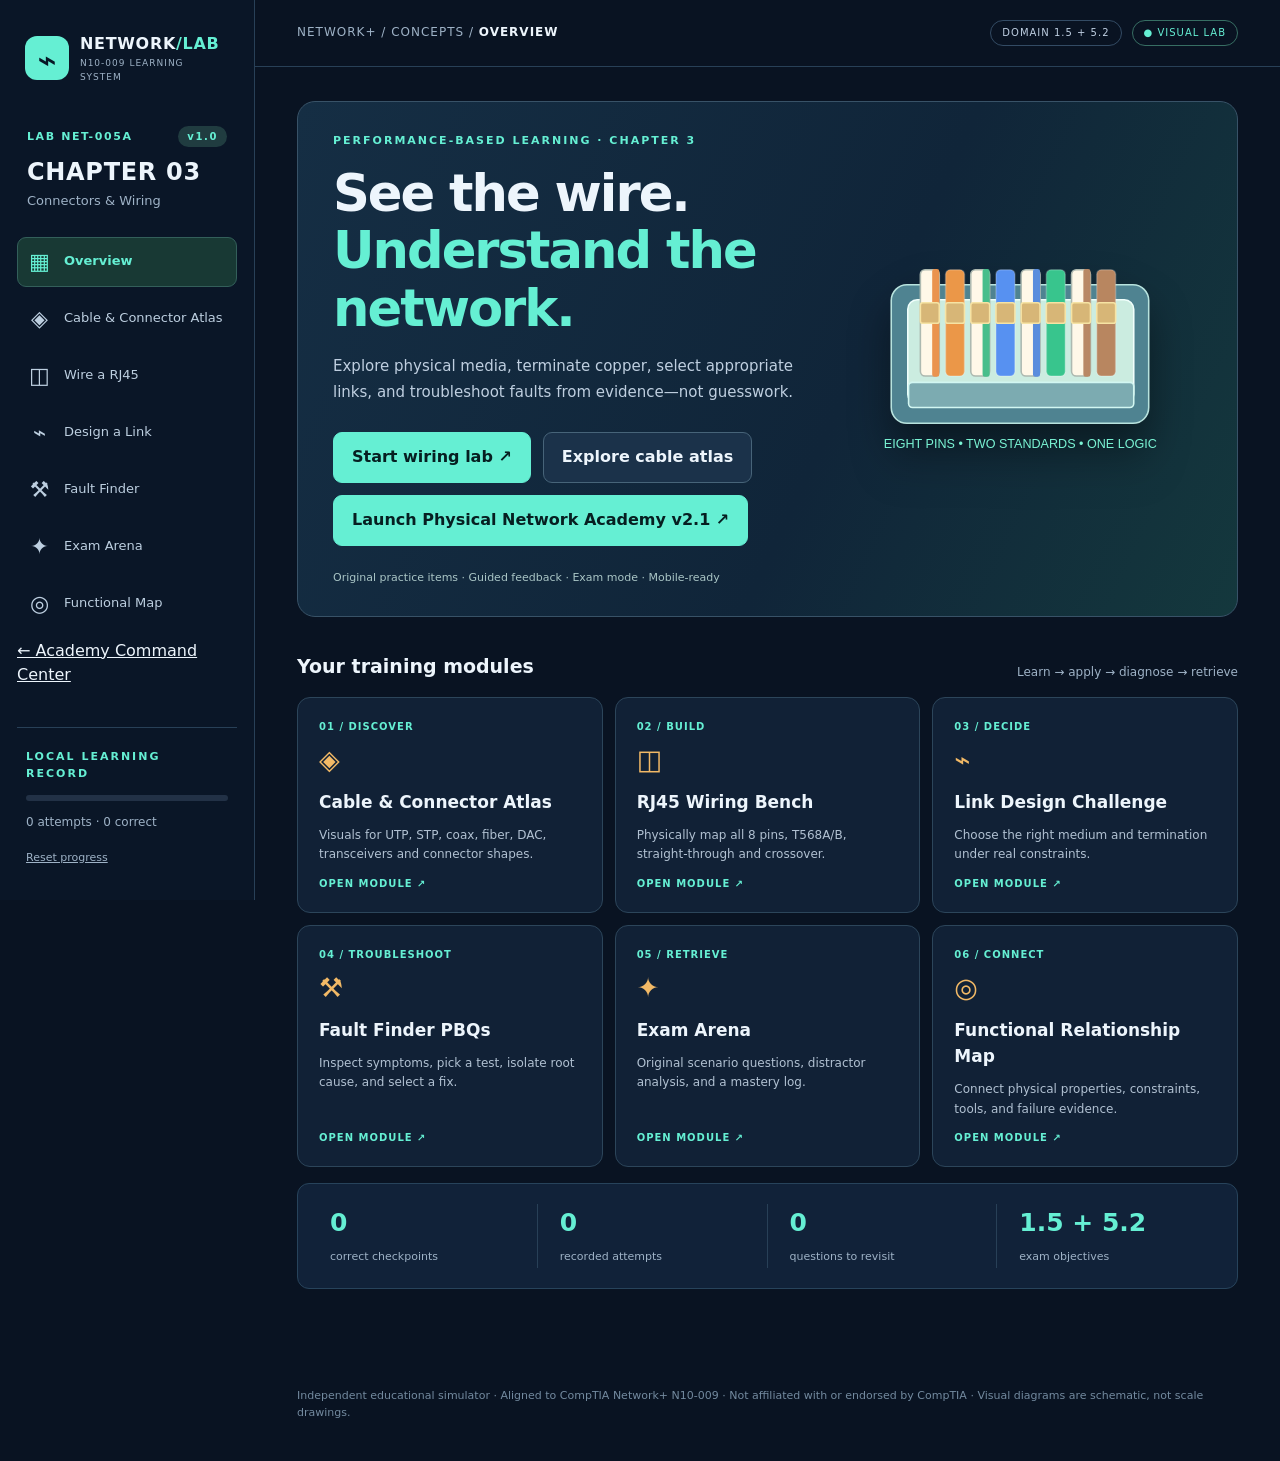
<file: networkplus/chapter-03-cabling/index.html>
<!doctype html>
<html lang="en">
<head>
  <meta charset="utf-8">
  <meta name="viewport" content="width=device-width, initial-scale=1">
  <meta name="theme-color" content="#0b1526">
  <meta name="description" content="Visual and interactive CompTIA Network+ N10-009 Chapter 3 cabling simulation with original PBQs.">
  <title>NET-005A · Cable Lab | Network+ N10-009</title>
  <link rel="stylesheet" href="./style.css">
  <script defer src="./app.js"></script>
</head>
<body>
  <a class="skip" href="#main">Skip to simulation</a>
  <div class="shell">
    <aside class="sidebar" aria-label="Lab modules">
      <a class="brand" href="#home"><span class="brand-icon">⌁</span><span><b>NETWORK<span class="mint">/LAB</span></b><small>N10-009 LEARNING SYSTEM</small></span></a>
      <div class="chapter-id">LAB NET-005A <span class="pill">v1.0</span></div>
      <h2 class="side-title">CHAPTER 03</h2>
      <div class="side-sub">Connectors &amp; Wiring</div>
      <nav class="nav" id="nav">
        <button data-page="home" class="active"><span class="nav-ico">▦</span> Overview</button>
        <button data-page="atlas"><span class="nav-ico">◈</span> Cable &amp; Connector Atlas</button>
        <button data-page="wire"><span class="nav-ico">◫</span> Wire a RJ45</button>
        <button data-page="design"><span class="nav-ico">⌁</span> Design a Link</button>
        <button data-page="fault"><span class="nav-ico">⚒</span> Fault Finder</button>
        <button data-page="exam"><span class="nav-ico">✦</span> Exam Arena</button>
        <button data-page="map"><span class="nav-ico">◎</span> Functional Map</button>
      </nav>
      <div style="padding:10px 0"><a href="./academy.html" style="color:inherit">← Academy Command Center</a></div><div class="sidebar-foot"><div class="smallcaps">LOCAL LEARNING RECORD</div><div class="mini-progress"><span id="side-progress"></span></div><p id="side-stat">Practice saves on this device.</p><button class="subtle-button" id="reset-data">Reset progress</button></div>
    </aside>
    <div class="content">
      <header class="topbar"><div><span class="crumb">NETWORK+ / CONCEPTS / </span><b id="crumb-current">OVERVIEW</b></div><div class="top-right"><span class="tag">DOMAIN 1.5 + 5.2</span><span class="tag accent">● VISUAL LAB</span></div></header>
      <main id="main" tabindex="-1">
        <section id="page-home" class="page active">
          <div class="hero">
            <div class="hero-copy"><div class="eyebrow">PERFORMANCE-BASED LEARNING · CHAPTER 3</div><h1>See the wire.<br><span>Understand the network.</span></h1><p>Explore physical media, terminate copper, select appropriate links, and troubleshoot faults from evidence—not guesswork.</p><div class="actions"><button class="primary" data-go="wire">Start wiring lab <span>↗</span></button><button class="secondary" data-go="atlas">Explore cable atlas</button></div><div class="actions" style="margin-top:12px"><a href="./academy.html" class="primary" style="display:inline-block;text-decoration:none">Launch Physical Network Academy v2.1 ↗</a></div><div class="hero-micro">Original practice items · Guided feedback · Exam mode · Mobile-ready</div></div>
            <div class="hero-visual" id="hero-visual" role="img" aria-label="Visual of eight colored RJ45 conductors entering a transparent connector"></div>
          </div>
          <div class="section-line"><h2>Your training modules</h2><p>Learn → apply → diagnose → retrieve</p></div>
          <div class="module-grid">
            <button class="module" data-go="atlas"><span class="module-n">01 / DISCOVER</span><span class="module-icon">◈</span><strong>Cable &amp; Connector Atlas</strong><span>Visuals for UTP, STP, coax, fiber, DAC, transceivers and connector shapes.</span><em>OPEN MODULE ↗</em></button>
            <button class="module" data-go="wire"><span class="module-n">02 / BUILD</span><span class="module-icon">◫</span><strong>RJ45 Wiring Bench</strong><span>Physically map all 8 pins, T568A/B, straight-through and crossover.</span><em>OPEN MODULE ↗</em></button>
            <button class="module" data-go="design"><span class="module-n">03 / DECIDE</span><span class="module-icon">⌁</span><strong>Link Design Challenge</strong><span>Choose the right medium and termination under real constraints.</span><em>OPEN MODULE ↗</em></button>
            <button class="module" data-go="fault"><span class="module-n">04 / TROUBLESHOOT</span><span class="module-icon">⚒</span><strong>Fault Finder PBQs</strong><span>Inspect symptoms, pick a test, isolate root cause, and select a fix.</span><em>OPEN MODULE ↗</em></button>
            <button class="module" data-go="exam"><span class="module-n">05 / RETRIEVE</span><span class="module-icon">✦</span><strong>Exam Arena</strong><span>Original scenario questions, distractor analysis, and a mastery log.</span><em>OPEN MODULE ↗</em></button>
            <button class="module" data-go="map"><span class="module-n">06 / CONNECT</span><span class="module-icon">◎</span><strong>Functional Relationship Map</strong><span>Connect physical properties, constraints, tools, and failure evidence.</span><em>OPEN MODULE ↗</em></button>
          </div>
          <div class="bottom-strip"><div><strong id="total-solved">0</strong><small>correct checkpoints</small></div><div><strong id="total-attempts">0</strong><small>recorded attempts</small></div><div><strong id="weak-total">0</strong><small>questions to revisit</small></div><div><strong>1.5 + 5.2</strong><small>exam objectives</small></div></div>
        </section>
        <section id="page-atlas" class="page"><div class="page-head"><div class="eyebrow">01 / DISCOVER &amp; CONNECT</div><h1>Physical media atlas</h1><p>Click every material and connector. Read the functional distinction and the likely exam trap.</p></div><div id="atlas-view"></div></section>
        <section id="page-wire" class="page"><div class="page-head"><div class="eyebrow">02 / INTERACTIVE BENCH</div><h1>RJ45 termination bench</h1><p>Select a conductor color, then assign it to pins 1–8 on each connector. Test your build.</p></div><div id="wire-view"></div></section>
        <section id="page-design" class="page"><div class="page-head"><div class="eyebrow">03 / CONSTRAINT-BASED DECISIONS</div><h1>Design the physical link</h1><p>Choose media that satisfy the environment, distance, required data rate, and endpoint interface.</p></div><div id="design-view"></div></section>
        <section id="page-fault" class="page"><div class="page-head"><div class="eyebrow">04 / PBQ TROUBLESHOOTING</div><h1>Fault finder</h1><p>Observe → choose the confirming test → identify the root cause → correct → verify.</p></div><div id="fault-view"></div></section>
        <section id="page-exam" class="page"><div class="page-head"><div class="eyebrow">05 / EXAM LOGIC</div><h1>Exam arena</h1><p>Original N10-009-style questions. Independent mode withholds explanations until the end.</p></div><div id="exam-view"></div></section>
        <section id="page-map" class="page"><div class="page-head"><div class="eyebrow">06 / MENTAL MODEL</div><h1>How the pieces connect</h1><p>A link works only when its medium, ends, environment, standards, and verification agree.</p></div><div id="map-view"></div></section>
      </main>
      <footer>Independent educational simulator · Aligned to CompTIA Network+ N10-009 · Not affiliated with or endorsed by CompTIA · Visual diagrams are schematic, not scale drawings.</footer>
    </div>
  </div>
  <div id="toast" class="toast" aria-live="polite"></div>
</body>
</html>
</file>
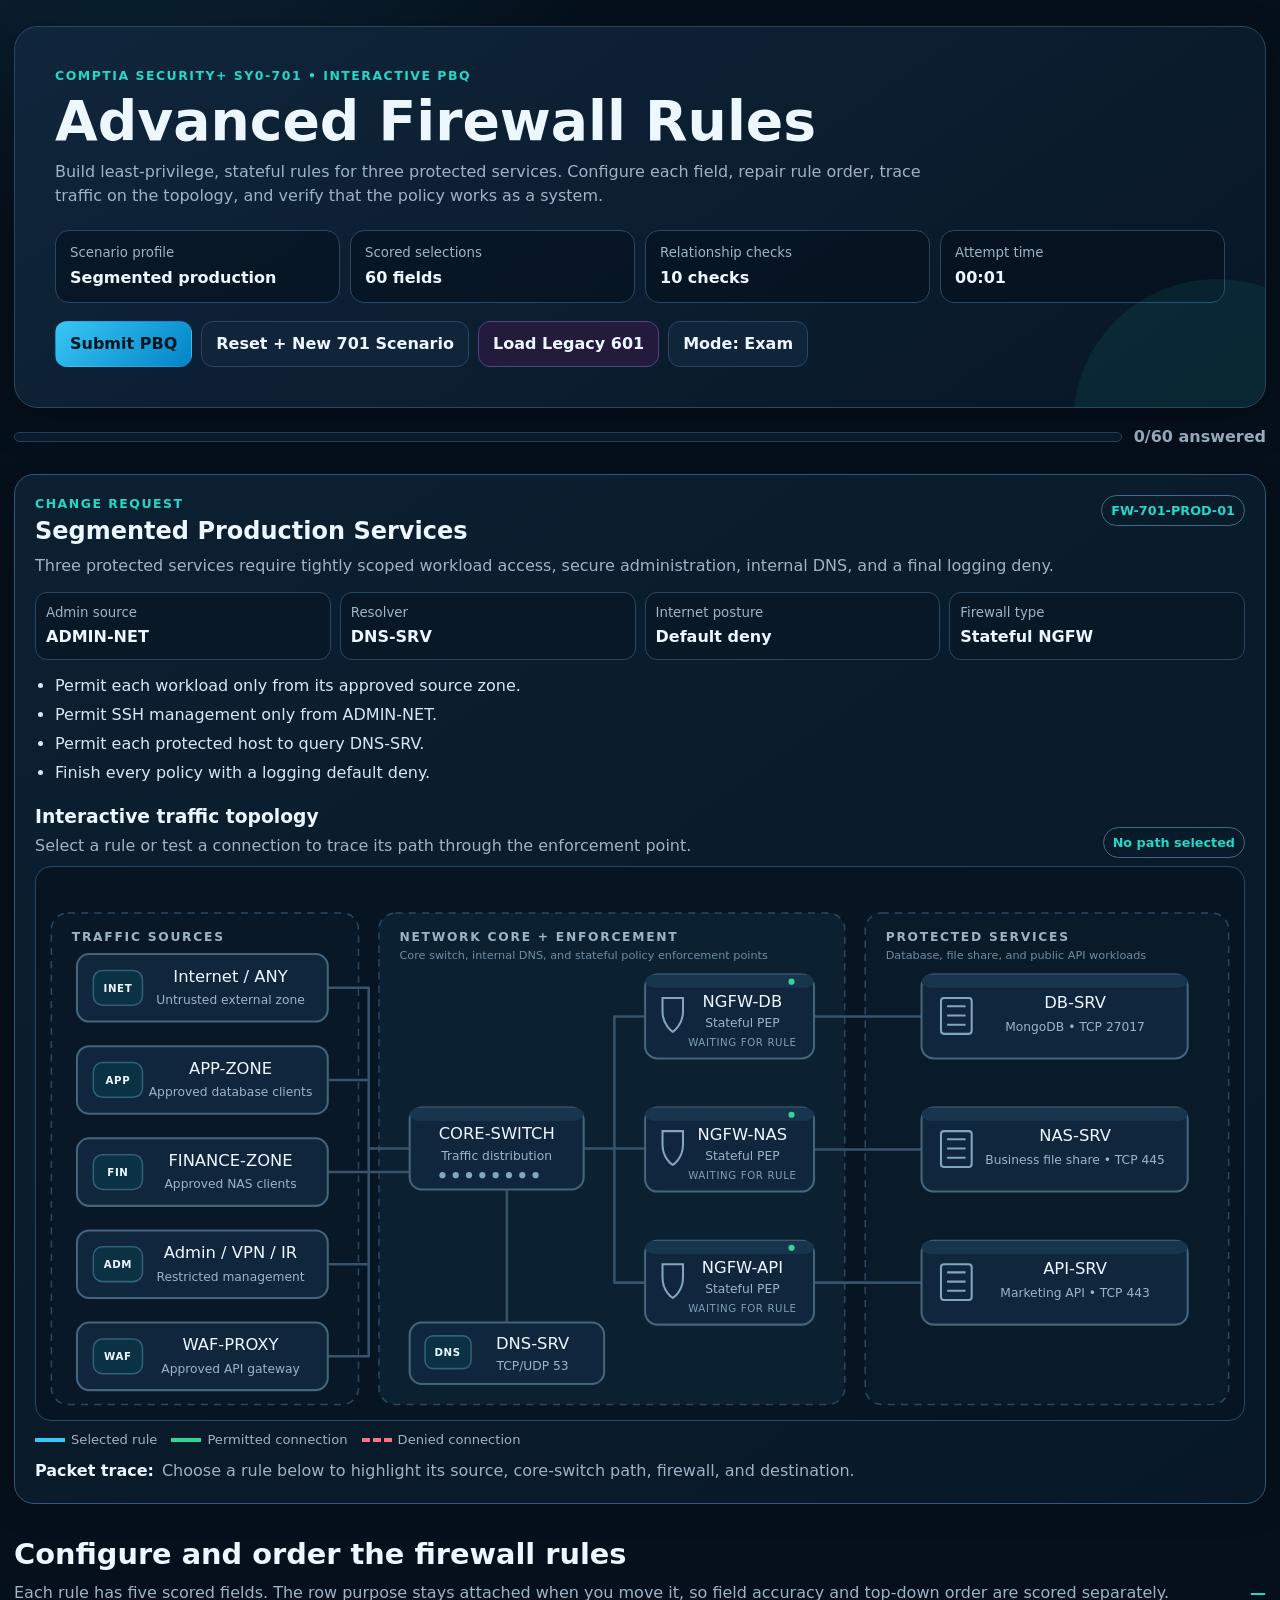
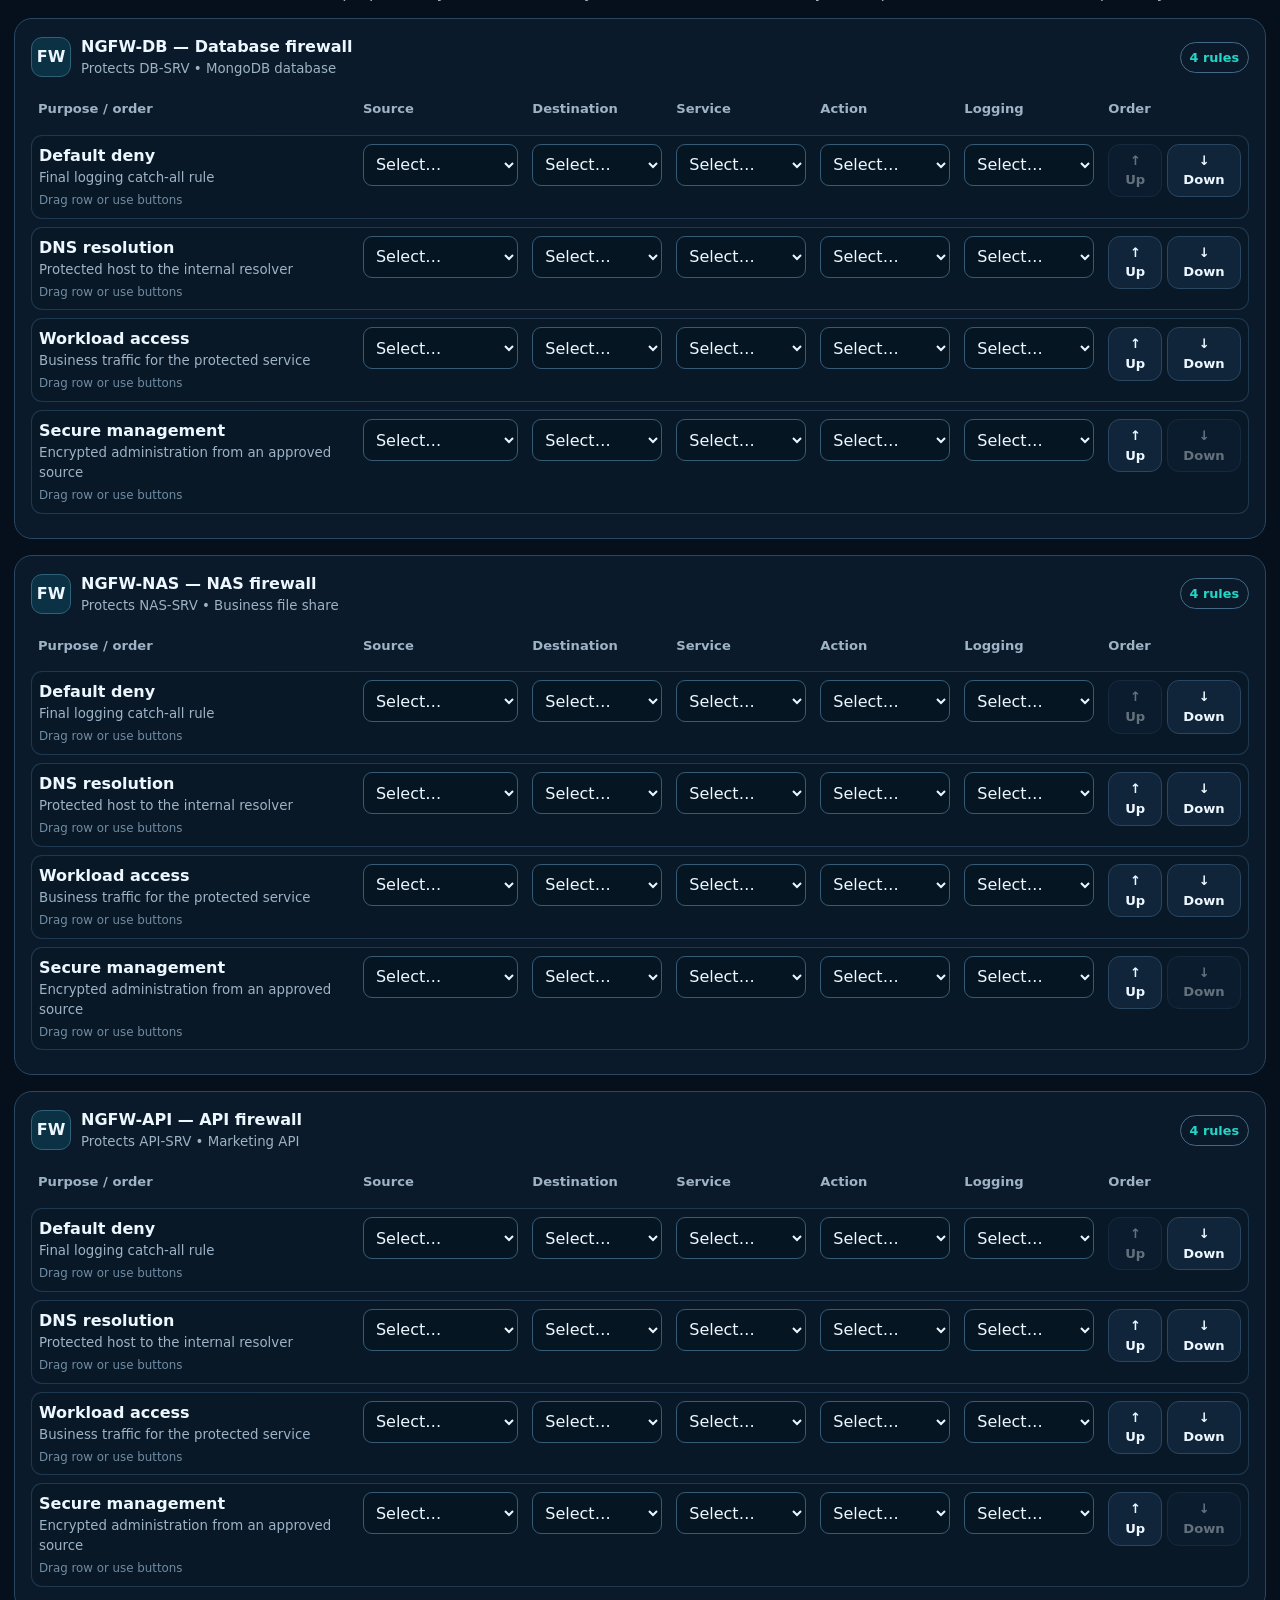
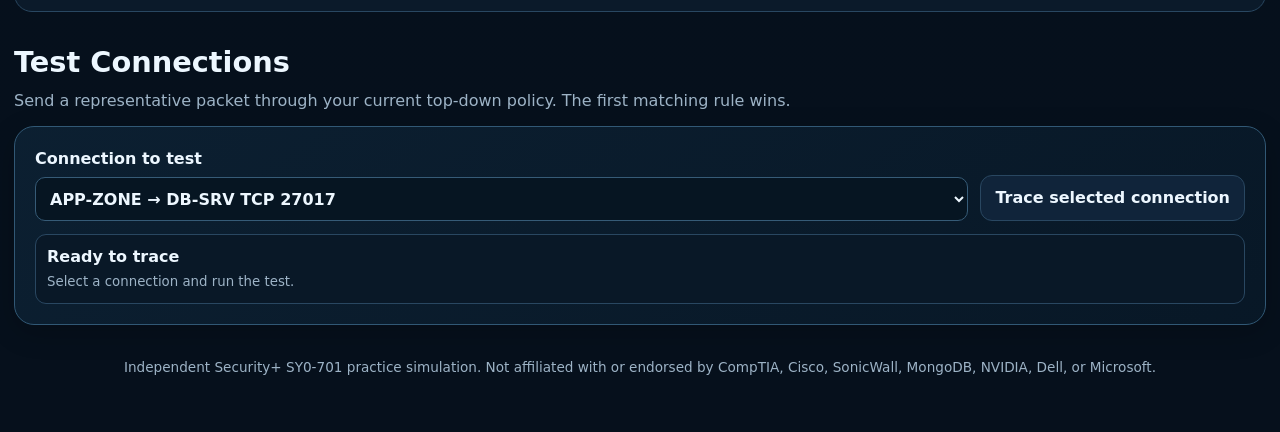
<file: security-plus/advanced-firewall-rules-pbq/index.html>
<!DOCTYPE html>
<html lang="en">
<head>
  <meta charset="utf-8" />
  <meta name="viewport" content="width=device-width, initial-scale=1" />
  <meta name="description" content="Interactive CompTIA Security+ SY0-701 advanced firewall rules PBQ practice lab with visual topology training." />
  <title>Security+ SY0-701 Advanced Firewall Rules PBQ</title>
  <style>
    :root{color-scheme:dark;--bg:#06101c;--panel:#0c1b2b;--panel2:#10263c;--line:#294761;--text:#edf7ff;--muted:#9db3c6;--accent:#39c6f4;--accent2:#24d6c7;--ok:#34d399;--bad:#fb7185;--warn:#fbbf24;--violet:#a78bfa;--shadow:0 14px 40px rgba(0,0,0,.28);--radius:18px}
    *{box-sizing:border-box}html{scroll-behavior:smooth}body{margin:0;min-height:100vh;background:radial-gradient(circle at 10% -8%,rgba(57,198,244,.17),transparent 34rem),linear-gradient(180deg,#05101c,var(--bg));color:var(--text);font-family:Inter,ui-sans-serif,system-ui,-apple-system,BlinkMacSystemFont,"Segoe UI",sans-serif;line-height:1.5}button,select{font:inherit}button{cursor:pointer}a{color:var(--accent)}
    .shell{width:min(1320px,calc(100% - 28px));margin:0 auto;padding:26px 0 54px}.hero{border:1px solid var(--line);background:linear-gradient(145deg,rgba(16,38,60,.97),rgba(8,23,38,.96));border-radius:24px;padding:clamp(22px,4vw,40px);box-shadow:var(--shadow);position:relative;overflow:hidden}.hero:after{content:"";position:absolute;width:18rem;height:18rem;border-radius:50%;right:-6rem;bottom:-10rem;background:rgba(36,214,199,.08);pointer-events:none}.eyebrow{color:var(--accent2);text-transform:uppercase;letter-spacing:.12em;font-size:.78rem;font-weight:800}h1{margin:7px 0 9px;font-size:clamp(2rem,5vw,3.45rem);line-height:1.05}h2,h3{margin:0}.hero p{margin:0;max-width:900px;color:var(--muted)}
    .meta{display:grid;grid-template-columns:repeat(4,minmax(0,1fr));gap:10px;margin-top:22px}.meta-card{border:1px solid var(--line);border-radius:14px;background:rgba(3,14,25,.52);padding:12px 14px}.meta-card small{display:block;color:var(--muted)}.meta-card strong{display:block;margin-top:3px}.toolbar{display:flex;gap:9px;flex-wrap:wrap;margin-top:18px}.btn{min-height:44px;border:1px solid var(--line);border-radius:12px;padding:10px 14px;background:#10243a;color:var(--text);font-weight:760}.btn:hover{border-color:#4d7898}.btn-primary{background:linear-gradient(135deg,var(--accent),#0284c7);border-color:transparent;color:#00151f}.btn-violet{background:#221b3c;border-color:#51437c}.btn-small{min-height:34px;padding:6px 9px;font-size:.82rem}.btn:disabled{opacity:.4;cursor:not-allowed}button:focus-visible,select:focus{outline:3px solid rgba(57,198,244,.32);outline-offset:2px}
    .statusbar{margin:17px 0 25px;display:grid;grid-template-columns:1fr auto;gap:12px;align-items:center}.progress{height:10px;border-radius:999px;border:1px solid #24435d;background:#0c1c2e;overflow:hidden}.progress>div{height:100%;width:0;background:linear-gradient(90deg,var(--accent),var(--accent2));transition:width .2s}.counter{color:var(--muted);font-weight:750;white-space:nowrap}
    .dossier,.card,.results{border:1px solid #315875;border-radius:20px;background:linear-gradient(145deg,rgba(12,32,50,.96),rgba(8,24,39,.96));padding:20px;box-shadow:0 8px 28px rgba(0,0,0,.2)}.dossier-head,.section-head,.device-head{display:flex;justify-content:space-between;align-items:flex-start;gap:14px}.dossier p,.section-head p{color:var(--muted);margin:5px 0 0}.scenario-badge{border:1px solid #426985;border-radius:999px;padding:5px 9px;color:var(--accent2);font-size:.8rem;font-weight:800;white-space:nowrap}.facts{display:grid;grid-template-columns:repeat(4,minmax(0,1fr));gap:9px;margin-top:14px}.fact{border:1px solid var(--line);border-radius:12px;background:#091827;padding:10px}.fact small{color:var(--muted);display:block}.fact strong{display:block;margin-top:2px;overflow-wrap:anywhere}.requirements{margin:14px 0 0;padding-left:20px}.requirements li{margin:5px 0;color:#d6e8f6}
    .topology-wrap{margin-top:18px}.topology-head{display:flex;align-items:end;justify-content:space-between;gap:12px;margin-bottom:8px}.topology-head p{margin:3px 0 0;color:var(--muted)}.topology-scroll{border:1px solid var(--line);border-radius:16px;background:#071522;overflow-x:auto}.topology-svg{display:block;width:100%;height:auto;min-width:930px}.topology-svg text{fill:var(--text);font-family:inherit}.topology-svg .zone{fill:#081827;stroke:#294761;stroke-width:1.5;stroke-dasharray:7 6}.topology-svg .zone-control{fill:#0b2031}.topology-svg .zone-protected{fill:#091b28}.topology-svg .zone-label{fill:var(--muted);font-size:12px;letter-spacing:1.7px;font-weight:800}.topology-svg .zone-help{fill:#6f8ca3;font-size:11px}.topology-svg .network-link{fill:none;stroke:#35536a;stroke-width:2.5;stroke-linecap:round;stroke-linejoin:round}.topology-svg .trace-path{fill:none;stroke:var(--accent);stroke-width:8;stroke-linecap:round;stroke-linejoin:round;opacity:0;transition:opacity .16s}.topology-svg .trace-path.visible{opacity:1}.topology-svg .trace-path.allow{stroke:var(--ok)}.topology-svg .trace-path.block{stroke:var(--bad);stroke-dasharray:13 9}.topology-svg .node{fill:#10263c;stroke:#45657b;stroke-width:2}.topology-svg .node-active{fill:#123c50;stroke:var(--accent);stroke-width:4}.topology-svg .node-result-allow{stroke:var(--ok);stroke-width:4}.topology-svg .node-result-block{stroke:var(--bad);stroke-width:4}.topology-svg .device-bar{fill:#17354c}.topology-svg .device-detail{fill:none;stroke:#83a6bd;stroke-width:2}.topology-svg .status-light{fill:#34d399}.topology-svg .sub{fill:var(--muted);font-size:12px}.topology-svg .micro{fill:#7f9eb4;font-size:10px;letter-spacing:.6px}.topology-svg .source-badge{fill:#0b3144;stroke:#2f6178;stroke-width:1.5}.topology-svg .source-code{font-size:10px;font-weight:900;letter-spacing:.6px}.topology-svg .core-port{fill:#83a6bd}.topology-legend{display:flex;gap:14px;flex-wrap:wrap;align-items:center;margin-top:9px;color:var(--muted);font-size:.82rem}.legend-item{display:inline-flex;align-items:center;gap:6px}.legend-line{display:inline-block;width:30px;border-top:4px solid var(--accent)}.legend-line.allow{border-color:var(--ok)}.legend-line.block{border-color:var(--bad);border-top-style:dashed}.path-status{display:flex;flex-wrap:wrap;gap:8px;align-items:center;margin-top:9px;color:var(--muted)}.path-status strong{color:var(--text)}.path-pill{border:1px solid var(--line);border-radius:999px;padding:4px 8px;background:#081827}.path-pill.allow{border-color:var(--ok)}.path-pill.block{border-color:var(--bad)}
    details.training{margin-top:12px;border:1px solid var(--line);border-radius:14px;background:#081827;padding:11px 13px}details.training summary{cursor:pointer;font-weight:850}.lesson-grid{display:grid;grid-template-columns:repeat(3,minmax(0,1fr));gap:10px;margin-top:12px}.lesson{border-left:3px solid var(--accent);background:#0b1c2c;padding:10px 12px;border-radius:8px}.lesson strong{display:block}.lesson span{color:var(--muted);font-size:.88rem}.port-table{width:100%;border-collapse:collapse;margin-top:12px}.port-table th,.port-table td{padding:8px;border-bottom:1px solid var(--line);text-align:left}.port-table th{color:var(--accent2)}
    .section{margin-top:29px}.section-head{align-items:end;margin-bottom:13px}.section-head h2{font-size:clamp(1.35rem,3vw,1.8rem)}.section-score{color:var(--accent2);font-weight:850;white-space:nowrap}.firewalls{display:grid;gap:16px}.firewall-card{border:1px solid var(--line);border-radius:var(--radius);background:rgba(12,27,43,.94);padding:16px}.device-head{align-items:center;margin-bottom:12px}.device-title{display:flex;gap:10px;align-items:center}.device-icon{width:40px;height:40px;border-radius:11px;display:grid;place-items:center;background:#0b3144;border:1px solid #2f6178;font-weight:900}.device-title small{display:block;color:var(--muted)}
    .rule-table{width:100%;border-collapse:separate;border-spacing:0 8px}.rule-table th{text-align:left;padding:0 7px;color:var(--muted);font-size:.82rem}.rule-table td{padding:8px 7px;background:#091827;border-top:1px solid rgba(41,71,97,.7);border-bottom:1px solid rgba(41,71,97,.7);vertical-align:top}.rule-table td:first-child{border-left:1px solid rgba(41,71,97,.7);border-radius:11px 0 0 11px}.rule-table td:last-child{border-right:1px solid rgba(41,71,97,.7);border-radius:0 11px 11px 0}.rule-table tr.active td{border-top-color:var(--accent);border-bottom-color:var(--accent)}.rule-table tr.active td:first-child{border-left-color:var(--accent)}.rule-table tr.active td:last-child{border-right-color:var(--accent)}.rule-table tr[draggable="true"]{cursor:grab}.rule-table tr.dragging{opacity:.52}.rule-table select{width:100%;min-width:130px;min-height:42px;border:1px solid #365b77;border-radius:9px;background:#061522;color:var(--text);padding:8px}.purpose{min-width:155px}.purpose strong{display:block}.purpose small{display:block;color:var(--muted)}.drag-hint{display:block;color:#6f8ca3;font-size:.74rem;margin-top:4px}.move-controls{display:flex;gap:5px}.fixed-order{color:var(--muted);font-weight:750}.field-feedback{display:none;margin-top:5px;font-size:.75rem;max-width:245px}.rule-table td.correct select{border-color:var(--ok)}.rule-table td.incorrect select{border-color:var(--bad)}.rule-table td.correct .field-feedback,.rule-table td.incorrect .field-feedback{display:block}.rule-table td.correct .field-feedback{color:#a9f3d5}.rule-table td.incorrect .field-feedback{color:#ffc4cf}
    .test-panel{display:grid;grid-template-columns:1fr auto;gap:12px;align-items:end}.test-panel label{display:grid;gap:6px;font-weight:750}.test-panel select{min-height:44px;border:1px solid #365b77;border-radius:10px;background:#061522;color:var(--text);padding:9px 10px}.test-results{display:grid;gap:8px;margin-top:13px}.test-result,.validation{border:1px solid var(--line);border-radius:11px;background:#091827;padding:10px 11px}.test-result strong,.validation strong{display:block}.test-result small,.validation small{color:var(--muted)}.good{border-color:rgba(52,211,153,.65)}.bad{border-color:rgba(251,113,133,.72)}.warning-banner{display:none;margin-top:14px;border:1px solid var(--bad);border-radius:12px;background:rgba(127,29,29,.28);padding:12px;color:#ffdbe1}.warning-banner.show{display:block}
    .results{display:none;margin-top:26px}.results.show{display:block}.result-grid{display:grid;grid-template-columns:repeat(4,minmax(0,1fr));gap:9px;margin:14px 0}.score-card{border:1px solid var(--line);border-radius:13px;background:#081827;padding:11px}.score-card small{display:block;color:var(--muted)}.score-card strong{font-size:1.45rem}.score-good{color:var(--ok)}.score-mid{color:var(--warn)}.score-low{color:var(--bad)}.validation-list{display:grid;gap:8px;margin-top:12px}.historical-note{display:none;border-left:4px solid var(--warn);background:#2c2110;padding:12px 14px;border-radius:8px;margin-top:12px}.historical-note.show{display:block}.footer{text-align:center;color:var(--muted);font-size:.85rem;padding-top:32px}.sr-only{position:absolute;width:1px;height:1px;padding:0;margin:-1px;overflow:hidden;clip:rect(0,0,0,0);white-space:nowrap;border:0}
    @media(max-width:1020px){.facts,.lesson-grid{grid-template-columns:repeat(2,minmax(0,1fr))}.rule-scroll{overflow-x:auto}.rule-table{min-width:990px}.result-grid{grid-template-columns:repeat(2,minmax(0,1fr))}}
    @media(max-width:700px){.shell{width:min(100% - 16px,1320px);padding-top:9px}.hero,.dossier,.card,.results{padding:15px}.meta,.facts,.lesson-grid{grid-template-columns:1fr 1fr}.dossier-head,.section-head,.topology-head{align-items:flex-start;flex-direction:column}.test-panel{grid-template-columns:1fr}.result-grid{grid-template-columns:1fr 1fr}}
    @media(max-width:450px){.meta,.facts,.lesson-grid,.result-grid{grid-template-columns:1fr}}
    @media(prefers-reduced-motion:reduce){html{scroll-behavior:auto}.progress>div,.topology-svg .trace-path{transition:none}}
  </style>
</head>
<body>
<main class="shell">
  <section class="hero">
    <div class="eyebrow">CompTIA Security+ SY0-701 • Interactive PBQ</div>
    <h1>Advanced Firewall Rules</h1>
    <p>Build least-privilege, stateful rules for three protected services. Configure each field, repair rule order, trace traffic on the topology, and verify that the policy works as a system.</p>
    <div class="meta">
      <div class="meta-card"><small>Scenario profile</small><strong id="profileLabel">Dynamic 701</strong></div>
      <div class="meta-card"><small>Scored selections</small><strong id="fieldCount">60 fields</strong></div>
      <div class="meta-card"><small>Relationship checks</small><strong>10 checks</strong></div>
      <div class="meta-card"><small>Attempt time</small><strong id="timer">00:00</strong></div>
    </div>
    <div class="toolbar">
      <button class="btn btn-primary" id="submitBtn" type="button">Submit PBQ</button>
      <button class="btn" id="newBtn" type="button">Reset + New 701 Scenario</button>
      <button class="btn btn-violet" id="legacyBtn" type="button">Load Legacy 601</button>
      <button class="btn" id="studyBtn" type="button" aria-pressed="false">Mode: Exam</button>
    </div>
  </section>

  <div class="statusbar"><div class="progress" aria-label="Answer progress"><div id="progressFill"></div></div><div class="counter"><span id="answered">0</span>/<span id="answerTotal">60</span> answered</div></div>

  <section class="dossier" aria-labelledby="scenarioTitle">
    <div class="dossier-head"><div><div class="eyebrow">Change Request</div><h2 id="scenarioTitle">Scenario</h2><p id="scenarioSummary"></p></div><div class="scenario-badge" id="scenarioId">FW-701</div></div>
    <div class="facts" id="facts"></div>
    <ul class="requirements" id="requirements"></ul>

    <div class="topology-wrap">
      <div class="topology-head"><div><h3>Interactive traffic topology</h3><p>Select a rule or test a connection to trace its path through the enforcement point.</p></div><div class="scenario-badge" id="pathDirection">No path selected</div></div>
      <div class="topology-scroll">
      <svg class="topology-svg" id="topology" viewBox="0 0 1180 540" role="img" aria-labelledby="topologyTitle topologyDesc">
        <title id="topologyTitle">Interactive firewall network map</title>
        <desc id="topologyDesc">Internet, application, finance, administration, and WAF sources connect through a network core to three stateful firewalls and their protected database, NAS, and API servers. DNS infrastructure is connected below the core. Selecting a rule or testing a connection draws one labeled path across this topology and identifies the first matching rule.</desc>
        <defs>
          <marker id="traceArrow" viewBox="0 0 10 10" refX="9" refY="5" markerWidth="7" markerHeight="7" orient="auto-start-reverse"><path d="M0 0L10 5L0 10z" fill="#39c6f4"/></marker>
          <marker id="allowArrow" viewBox="0 0 10 10" refX="9" refY="5" markerWidth="7" markerHeight="7" orient="auto-start-reverse"><path d="M0 0L10 5L0 10z" fill="#34d399"/></marker>
          <marker id="blockArrow" viewBox="0 0 10 10" refX="9" refY="5" markerWidth="7" markerHeight="7" orient="auto-start-reverse"><path d="M0 0L10 5L0 10z" fill="#fb7185"/></marker>
        </defs>
        <rect class="zone" x="15" y="45" width="300" height="480" rx="16"/><rect class="zone zone-control" x="335" y="45" width="455" height="480" rx="16"/><rect class="zone zone-protected" x="810" y="45" width="355" height="480" rx="16"/>
        <text class="zone-label" x="35" y="72">TRAFFIC SOURCES</text>
        <text class="zone-label" x="355" y="72">NETWORK CORE + ENFORCEMENT</text><text class="zone-help" x="355" y="90">Core switch, internal DNS, and stateful policy enforcement points</text>
        <text class="zone-label" x="830" y="72">PROTECTED SERVICES</text><text class="zone-help" x="830" y="90">Database, file share, and public API workloads</text>

        <path class="network-link" d="M285 118H325V275H365M285 208H325V275M285 298H365M285 388H325V275M285 478H325V275"/>
        <path class="network-link" d="M535 275H565V146H595M535 275H595M535 275H565V406H595"/>
        <path class="network-link" d="M760 146H865M760 276H865M760 406H865M460 445V315"/>
        <polyline id="tracePath" class="trace-path" points="" marker-end="url(#traceArrow)"/>

        <g id="node-internet"><rect class="node" x="40" y="85" width="245" height="66" rx="12"/><rect class="source-badge" x="56" y="101" width="48" height="34" rx="9"/><text class="source-code" x="80" y="122" text-anchor="middle">INET</text><text x="190" y="112" text-anchor="middle">Internet / ANY</text><text class="sub" x="190" y="134" text-anchor="middle">Untrusted external zone</text></g>
        <g id="node-app"><rect class="node" x="40" y="175" width="245" height="66" rx="12"/><rect class="source-badge" x="56" y="191" width="48" height="34" rx="9"/><text class="source-code" x="80" y="212" text-anchor="middle">APP</text><text x="190" y="202" text-anchor="middle">APP-ZONE</text><text class="sub" x="190" y="224" text-anchor="middle">Approved database clients</text></g>
        <g id="node-finance"><rect class="node" x="40" y="265" width="245" height="66" rx="12"/><rect class="source-badge" x="56" y="281" width="48" height="34" rx="9"/><text class="source-code" x="80" y="302" text-anchor="middle">FIN</text><text x="190" y="292" text-anchor="middle">FINANCE-ZONE</text><text class="sub" x="190" y="314" text-anchor="middle">Approved NAS clients</text></g>
        <g id="node-admin"><rect class="node" x="40" y="355" width="245" height="66" rx="12"/><rect class="source-badge" x="56" y="371" width="48" height="34" rx="9"/><text class="source-code" x="80" y="392" text-anchor="middle">ADM</text><text x="190" y="382" text-anchor="middle">Admin / VPN / IR</text><text class="sub" x="190" y="404" text-anchor="middle">Restricted management</text></g>
        <g id="node-waf"><rect class="node" x="40" y="445" width="245" height="66" rx="12"/><rect class="source-badge" x="56" y="461" width="48" height="34" rx="9"/><text class="source-code" x="80" y="482" text-anchor="middle">WAF</text><text x="190" y="472" text-anchor="middle">WAF-PROXY</text><text class="sub" x="190" y="494" text-anchor="middle">Approved API gateway</text></g>

        <g id="node-core"><rect class="node" x="365" y="235" width="170" height="80" rx="12"/><rect class="device-bar" x="365" y="235" width="170" height="13" rx="10"/><text x="450" y="266" text-anchor="middle">CORE-SWITCH</text><text class="sub" x="450" y="286" text-anchor="middle">Traffic distribution</text><g aria-hidden="true"><circle class="core-port" cx="397" cy="301" r="3"/><circle class="core-port" cx="410" cy="301" r="3"/><circle class="core-port" cx="423" cy="301" r="3"/><circle class="core-port" cx="436" cy="301" r="3"/><circle class="core-port" cx="449" cy="301" r="3"/><circle class="core-port" cx="462" cy="301" r="3"/><circle class="core-port" cx="475" cy="301" r="3"/><circle class="core-port" cx="488" cy="301" r="3"/></g></g>
        <g id="node-dns"><rect class="node" x="365" y="445" width="190" height="60" rx="12"/><rect class="source-badge" x="380" y="458" width="45" height="32" rx="8"/><text class="source-code" x="402" y="478" text-anchor="middle">DNS</text><text x="485" y="471" text-anchor="middle">DNS-SRV</text><text class="sub" x="485" y="491" text-anchor="middle">TCP/UDP 53</text></g>

        <g id="node-fw-db"><rect class="node" x="595" y="105" width="165" height="82" rx="12"/><rect class="device-bar" x="595" y="105" width="165" height="13" rx="10"/><path class="device-detail" d="M612 128h20v13c0 14-10 20-10 20s-10-6-10-20z"/><circle class="status-light" cx="738" cy="112" r="3"/><text x="690" y="137" text-anchor="middle">NGFW-DB</text><text class="sub" x="690" y="156" text-anchor="middle">Stateful PEP</text><text class="micro" id="match-db" x="690" y="175" text-anchor="middle">WAITING FOR RULE</text></g>
        <g id="node-fw-nas"><rect class="node" x="595" y="235" width="165" height="82" rx="12"/><rect class="device-bar" x="595" y="235" width="165" height="13" rx="10"/><path class="device-detail" d="M612 258h20v13c0 14-10 20-10 20s-10-6-10-20z"/><circle class="status-light" cx="738" cy="242" r="3"/><text x="690" y="267" text-anchor="middle">NGFW-NAS</text><text class="sub" x="690" y="286" text-anchor="middle">Stateful PEP</text><text class="micro" id="match-nas" x="690" y="305" text-anchor="middle">WAITING FOR RULE</text></g>
        <g id="node-fw-api"><rect class="node" x="595" y="365" width="165" height="82" rx="12"/><rect class="device-bar" x="595" y="365" width="165" height="13" rx="10"/><path class="device-detail" d="M612 388h20v13c0 14-10 20-10 20s-10-6-10-20z"/><circle class="status-light" cx="738" cy="372" r="3"/><text x="690" y="397" text-anchor="middle">NGFW-API</text><text class="sub" x="690" y="416" text-anchor="middle">Stateful PEP</text><text class="micro" id="match-api" x="690" y="435" text-anchor="middle">WAITING FOR RULE</text></g>

        <g id="node-db"><rect class="node" x="865" y="105" width="260" height="82" rx="12"/><rect class="device-bar" x="865" y="105" width="260" height="13" rx="10"/><rect class="device-detail" x="884" y="128" width="30" height="35" rx="3"/><path class="device-detail" d="M890 136h18M890 145h18M890 154h18"/><text x="1015" y="138" text-anchor="middle">DB-SRV</text><text class="sub" x="1015" y="160" text-anchor="middle">MongoDB • TCP 27017</text></g>
        <g id="node-nas"><rect class="node" x="865" y="235" width="260" height="82" rx="12"/><rect class="device-bar" x="865" y="235" width="260" height="13" rx="10"/><rect class="device-detail" x="884" y="258" width="30" height="35" rx="3"/><path class="device-detail" d="M890 266h18M890 275h18M890 284h18"/><text x="1015" y="268" text-anchor="middle">NAS-SRV</text><text class="sub" x="1015" y="290" text-anchor="middle">Business file share • TCP 445</text></g>
        <g id="node-api"><rect class="node" x="865" y="365" width="260" height="82" rx="12"/><rect class="device-bar" x="865" y="365" width="260" height="13" rx="10"/><rect class="device-detail" x="884" y="388" width="30" height="35" rx="3"/><path class="device-detail" d="M890 396h18M890 405h18M890 414h18"/><text x="1015" y="398" text-anchor="middle">API-SRV</text><text class="sub" x="1015" y="420" text-anchor="middle">Marketing API • TCP 443</text></g>
      </svg>
      </div>
      <div class="topology-legend" aria-label="Path legend"><span class="legend-item"><span class="legend-line"></span>Selected rule</span><span class="legend-item"><span class="legend-line allow"></span>Permitted connection</span><span class="legend-item"><span class="legend-line block"></span>Denied connection</span></div>
      <div class="path-status" id="pathStatus" aria-live="polite"><strong>Path:</strong><span>Choose a rule below to inspect source, service, action, and direction.</span></div>
      <p class="sr-only" id="topologySummary" aria-live="polite">No traffic path is selected.</p>
    </div>

    <details class="training" id="trainingDrawer">
      <summary>Topology Training — trace the packet before writing the rule</summary>
      <div class="lesson-grid">
        <div class="lesson"><strong>1. Identify direction</strong><span>Ingress approaches a protected destination. Egress leaves a protected host. Management may originate remotely but still needs a restricted source.</span></div>
        <div class="lesson"><strong>2. Find the enforcement point</strong><span>The firewall between source and destination is the policy enforcement point. Configure the firewall directly protecting that server.</span></div>
        <div class="lesson"><strong>3. Use least privilege</strong><span>Match the exact source, destination, and service. Encryption such as SSH or HTTPS protects content; it does not authorize every source.</span></div>
        <div class="lesson"><strong>4. Order top-down</strong><span>Place specific permits before the final logging deny. A broad earlier rule can shadow a correct later rule.</span></div>
        <div class="lesson"><strong>5. Remember state</strong><span>A stateful firewall permits return traffic for an established session. Do not create duplicate reverse-direction permits.</span></div>
        <div class="lesson"><strong>6. Distinguish denies</strong><span>An implicit deny is the fallback. An explicit final deny is useful when the task requires logging or auditing denied traffic.</span></div>
      </div>
      <table class="port-table"><thead><tr><th>Service</th><th>Port</th><th>Study cue</th></tr></thead><tbody><tr><td>MongoDB</td><td>TCP 27017</td><td>Database workload access</td></tr><tr><td>SMB</td><td>TCP 445</td><td>NAS file sharing</td></tr><tr><td>HTTPS</td><td>TCP 443</td><td>Encrypted web/API traffic</td></tr><tr><td>SSH</td><td>TCP 22</td><td>Encrypted management</td></tr><tr><td>DNS</td><td>TCP/UDP 53</td><td>Restrict queries to an internal resolver</td></tr></tbody></table>
    </details>
  </section>

  <section class="section" aria-labelledby="rulesTitle">
    <div class="section-head"><div><h2 id="rulesTitle">Configure and order the firewall rules</h2><p>Each rule has five scored fields. The row purpose stays attached when you move it, so field accuracy and top-down order are scored separately.</p></div><div class="section-score" id="ruleScore">—</div></div>
    <div class="firewalls" id="firewalls"></div>
  </section>

  <section class="section"><div class="section-head"><div><h2>Test Connections</h2><p>Send a representative packet through your current top-down policy. The first matching rule wins.</p></div></div><div class="card"><div class="test-panel"><label for="testSelect">Connection to test<select id="testSelect"></select></label><button class="btn" id="testBtn" type="button">Trace selected connection</button></div><div class="test-results" id="testResults" aria-live="polite"><div class="test-result"><strong>Ready to trace</strong><small>Select a connection and run the test.</small></div></div><div class="warning-banner" id="riskBanner" role="alert"></div></div></section>

  <section class="results" id="results" aria-live="polite"><div class="eyebrow">Attempt Results</div><h2 id="headline">PBQ scored</h2><div class="result-grid"><div class="score-card"><small>Total</small><strong id="totalScore">0%</strong></div><div class="score-card"><small>Database</small><strong id="dbScore">0/20</strong></div><div class="score-card"><small>NAS</small><strong id="nasScore">0/20</strong></div><div class="score-card"><small>API</small><strong id="apiScore">0/20</strong></div><div class="score-card"><small>Fields</small><strong id="fieldScore">0/60</strong></div><div class="score-card"><small>Relationships</small><strong id="relationScore">0/20</strong></div><div class="score-card"><small>Mode</small><strong id="resultMode">SY0-701 Exam</strong></div></div><p id="resultMessage"></p><div class="validation-list" id="validationList"></div><div class="historical-note" id="historicalNote"><strong>Historical reconstruction warning:</strong> The legacy answer permits broad DNS and management scope and treats an explicit HTTP deny as mandatory. Reproducing an old scoring key is not the same as approving it for a modern production policy. Modern design should restrict DNS and management sources and rely on clear least-privilege requirements.</div></section>

  <div class="footer">Independent Security+ SY0-701 practice simulation. Not affiliated with or endorsed by CompTIA, Cisco, SonicWall, MongoDB, NVIDIA, Dell, or Microsoft.</div>
</main>

<script id="model">
(function(){
  const DEVICES=[
    {id:'db',firewall:'NGFW-DB',name:'Database firewall',server:'DB-SRV',role:'MongoDB database',service:'MONGODB',port:'TCP 27017'},
    {id:'nas',firewall:'NGFW-NAS',name:'NAS firewall',server:'NAS-SRV',role:'Business file share',service:'SMB',port:'TCP 445'},
    {id:'api',firewall:'NGFW-API',name:'API firewall',server:'API-SRV',role:'Marketing API',service:'HTTPS',port:'TCP 443'}
  ];
  const OPTIONS={
    source:['','ANY','INTERNET','APP-ZONE','FINANCE-ZONE','WAF-PROXY','ADMIN-NET','VENDOR-VPN','IR-ADMIN','DB-SRV','NAS-SRV','API-SRV'],
    destination:['','ANY','DB-SRV','NAS-SRV','API-SRV','DNS-SRV'],
    service:['','ANY','MONGODB','SMB','HTTPS','HTTP','SSH','TELNET','DNS'],
    action:['','PERMIT','DENY'],
    logging:['','LOG','NO LOG']
  };
  const PURPOSE_LABELS={workload:['Workload access','Business traffic for the protected service'],management:['Secure management','Encrypted administration from an approved source'],dns:['DNS resolution','Protected host to the internal resolver'],audit:['HTTP audit deny','Explicitly log prohibited cleartext web traffic'],default:['Default deny','Final logging catch-all rule']};
  const rule=(key,source,destination,service,action='PERMIT',logging='LOG')=>({key,source,destination,service,action,logging});
  const baseRules=(device,source,mgmt='ADMIN-NET',third='dns',workAction='PERMIT')=>{
    const rules=[
      rule('workload',source,device.server,device.service,workAction,'LOG'),
      rule('management',mgmt,device.server,'SSH','PERMIT','LOG'),
      rule('dns',device.server,'DNS-SRV','DNS','PERMIT','LOG')
    ];
    if(third==='audit')rules.push(rule('audit','INTERNET',device.server,'HTTP','DENY','LOG'));
    rules.push(rule('default','ANY','ANY','ANY','DENY','LOG'));
    return rules;
  };
  const makeAnswers=(sources,mgmt='ADMIN-NET',apiThird='dns',workAction='PERMIT')=>Object.fromEntries(DEVICES.map((d,i)=>[d.id,baseRules(d,sources[i],mgmt,d.id==='api'?apiThird:'dns',workAction)]));
  const testsFor=(answers)=>{
    const out=[];
    DEVICES.forEach(d=>{
      const workload=answers[d.id].find(r=>r.key==='workload');
      out.push({id:d.id+'-workload',device:d.id,label:workload.source+' → '+d.server+' '+d.port,source:workload.source,destination:d.server,service:d.service,expect:workload.action==='PERMIT'?'PERMIT':'DENY'});
      const mgmt=answers[d.id].find(r=>r.key==='management');
      out.push({id:d.id+'-mgmt',device:d.id,label:mgmt.source+' → '+d.server+' SSH',source:mgmt.source,destination:d.server,service:'SSH',expect:'PERMIT'});
      out.push({id:d.id+'-untrusted',device:d.id,label:'INTERNET → '+d.server+' '+d.port,source:'INTERNET',destination:d.server,service:d.service,expect:workload.source==='INTERNET'&&workload.action==='PERMIT'?'PERMIT':'DENY'});
      out.push({id:d.id+'-dns',device:d.id,label:d.server+' → DNS-SRV DNS',source:d.server,destination:'DNS-SRV',service:'DNS',expect:'PERMIT'});
      out.push({id:d.id+'-external-dns',device:d.id,label:d.server+' → INTERNET DNS',source:d.server,destination:'INTERNET',service:'DNS',expect:'DENY'});
      out.push({id:d.id+'-telnet',device:d.id,label:'INTERNET → '+d.server+' TELNET',source:'INTERNET',destination:d.server,service:'TELNET',expect:'DENY'});
      const audit=answers[d.id].find(r=>r.key==='audit');
      if(audit)out.push({id:d.id+'-http-audit',device:d.id,label:'INTERNET → '+d.server+' HTTP',source:'INTERNET',destination:d.server,service:'HTTP',expect:'DENY',match:'audit'});
    });
    return out;
  };
  const profile=(id,label,title,summary,facts,requirements,answers,historical=false)=>({id,label,title,summary,facts,requirements,answers,historical,tests:testsFor(answers)});
  const prod=makeAnswers(['APP-ZONE','FINANCE-ZONE','WAF-PROXY']);
  const waf=makeAnswers(['APP-ZONE','FINANCE-ZONE','WAF-PROXY'],'ADMIN-NET','audit');
  const maint=makeAnswers(['APP-ZONE','FINANCE-ZONE','WAF-PROXY'],'VENDOR-VPN');
  const ir=makeAnswers(['APP-ZONE','FINANCE-ZONE','WAF-PROXY'],'IR-ADMIN','dns','DENY');
  const legacyAnswers={
    db:[rule('dns','ANY','ANY','DNS'),rule('workload','10.10.10.1/26','ANY','HTTPS'),rule('management','ANY','10.10.10.1/26','SSH'),rule('ingress','ANY','10.10.10.1/26','HTTPS'),rule('audit','ANY','10.10.10.1/26','HTTP','DENY','LOG')],
    nas:[rule('dns','ANY','ANY','DNS'),rule('workload','10.80.80.1/28','ANY','HTTPS'),rule('management','ANY','10.80.80.1/28','SSH'),rule('ingress','ANY','10.80.80.1/28','HTTPS'),rule('audit','ANY','10.80.80.1/28','HTTP','DENY','LOG')],
    api:[rule('dns','ANY','ANY','DNS'),rule('workload','10.80.50.1/28','ANY','HTTPS'),rule('management','ANY','10.80.50.1/28','SSH'),rule('ingress','ANY','10.80.50.1/28','HTTPS'),rule('audit','ANY','10.80.50.1/28','HTTP','DENY','LOG')]
  };
  Object.values(legacyAnswers).flat().forEach(r=>{r.logging=undefined});
  const PROFILES=[
    profile('FW-701-PROD-01','Segmented production','Segmented Production Services','Three protected services require tightly scoped workload access, secure administration, internal DNS, and a final logging deny.',[['Admin source','ADMIN-NET'],['Resolver','DNS-SRV'],['Internet posture','Default deny'],['Firewall type','Stateful NGFW']],['Permit each workload only from its approved source zone.','Permit SSH management only from ADMIN-NET.','Permit each protected host to query DNS-SRV.','Finish every policy with a logging default deny.'],prod),
    profile('FW-701-WAF-02','Public API behind WAF','Public API Behind a WAF','The public API is reachable only through the reverse proxy. Policy requires an explicit, logged HTTP denial for API audit evidence.',[['Public entry','WAF-PROXY'],['API transport','HTTPS only'],['Cleartext HTTP','Explicit deny + log'],['Database / NAS','Never public']],['Permit API HTTPS only from WAF-PROXY.','Do not expose the database or NAS to the Internet.','Add the required explicit HTTP audit deny on the API firewall.','Keep the final logging deny last.'],waf),
    profile('FW-701-MAINT-03','Approved remote maintenance','Vendor Maintenance Window','A contracted team may administer the protected servers only through the approved vendor VPN during a change window.',[['Maintenance source','VENDOR-VPN'],['Management service','SSH'],['Window','Approved change'],['Return traffic','Stateful']],['Restrict SSH management to VENDOR-VPN.','Do not add reverse-direction return rules.','Preserve approved workload and DNS access.','Finish with a logging default deny.'],maint),
    profile('FW-701-IR-04','Incident containment','Incident Response Containment','Active compromise indicators require workload isolation while responders retain SSH access and controlled DNS for investigation.',[['Responder source','IR-ADMIN'],['Workload state','Contain / deny'],['DNS','Internal resolver only'],['Evidence','Log decisions']],['Deny normal workload flows during containment.','Permit SSH only from IR-ADMIN.','Keep DNS limited to DNS-SRV.','Log the final catch-all denial.'],ir),
    profile('FW-601-LEGACY-05','Historical reconstruction','Original Advanced Firewall Rules — Historical Mode','Reconstruct the verified historical scoring key exactly, then review why several broad assumptions are unsafe in a modern policy.',[['Mode','Historical SY0-601'],['Selections','60 exact fields'],['Rule order','Fixed historical rows'],['Purpose','Reconstruction, not endorsement']],['Reproduce the original DNS, HTTPS egress, management, HTTPS ingress, and HTTP ingress rows.','Use the server CIDR displayed for each historical firewall.','Permit SSH management from ANY as required by the old key.','Deny inbound HTTP explicitly.'],legacyAnswers,true)
  ];
  function cloneAnswers(p){return Object.fromEntries(Object.entries(p.answers).map(([id,rules])=>[id,rules.map(r=>({...r}))]));}
  function fieldNames(p){return p.historical?['source','destination','service','action']:['source','destination','service','action','logging'];}
  function fieldOptions(p,type,selected=''){const values=[...(OPTIONS[type]||[])];if(p.historical)Object.values(p.answers).flat().forEach(r=>{const value=r[type];if(value&&!values.includes(value))values.push(value);});if(selected&&!values.includes(selected))values.push(selected);return values;}
  function expectedFieldCount(p){if(p.historical)return 60;return p.id==='FW-701-WAF-02'?65:60;}
  function deploymentRating(pct,riskCount){if(riskCount>0)return{level:'critical',className:'score-low',headline:'Critical exposure blocks a secure rating'};if(pct>=90)return{level:'secure',className:'score-good',headline:'Firewall policy is strong'};if(pct>=75)return{level:'close',className:'score-mid',headline:'Policy is close — repair the gaps'};return{level:'rebuild',className:'score-low',headline:'Rebuild the traffic decision flow'};}
  function testOptionLabel(test,study){return test.label+(study?' — expected '+test.expect:'');}
  function evaluatePacket(rules,packet){for(const r of rules){const match=(r.source==='ANY'||r.source===packet.source)&&(r.destination==='ANY'||r.destination===packet.destination)&&(r.service==='ANY'||r.service===packet.service);if(match)return{action:r.action,rule:r};}return{action:'DENY',rule:null};}
  function fieldsCorrect(p,current){let correct=0,total=0;const names=fieldNames(p);Object.entries(p.answers).forEach(([device,expected])=>{expected.forEach(exp=>{const got=(current[device]||[]).find(r=>r.key===exp.key);names.forEach(name=>{total++;if(got&&got[name]===exp[name])correct++;});});});return{correct,total};}
  function relationships(p,current){if(p.historical)return[];
    const flat=Object.values(current).flat();const get=(d,k)=>(current[d]||[]).find(r=>r.key===k);const ordered=d=>(current[d]||[]).map(r=>r.key).join('|')===p.answers[d].map(r=>r.key).join('|');const exact=(d,k)=>{const a=get(d,k),b=p.answers[d].find(r=>r.key===k);return a&&b&&['source','destination','service','action','logging'].every(f=>a[f]===b[f]);};
    const allTests=p.tests.every(t=>evaluatePacket(current[t.device]||[],t).action===t.expect);
    const checks=[
      ['workload_service','Workload service matches the protected role',DEVICES.every(d=>{const r=get(d.id,'workload');return r&&r.destination===d.server&&r.service===d.service;}),'Required business flow: approved client → protected host on its role-specific service (MongoDB 27017, SMB 445, or HTTPS 443). Correct the destination/service tuple; principle: least privilege and service hardening.'],
      ['management_scope','Management source is restricted',DEVICES.every(d=>{const r=get(d.id,'management');return r&&['ADMIN-NET','VENDOR-VPN','IR-ADMIN'].includes(r.source)&&r.destination===d.server&&r.service==='SSH'&&r.action==='PERMIT';}),'Required management flow: approved admin/VPN/IR source → protected host using SSH 22 → PERMIT → LOG. Correct the source scope; expected approved-management tests must be allowed.'],
      ['no_insecure_management','No unencrypted or broad management permit',!flat.some(r=>r.key==='management'&&r.action==='PERMIT'&&['HTTP','TELNET'].includes(r.service))&&!flat.some(r=>r.key==='management'&&['ANY','INTERNET'].includes(r.source)),'Do not permit Telnet 23, HTTP management, ANY, or Internet-wide administration. Use scoped SSH/HTTPS management; principle: secure protocols and least privilege.'],
      ['dns_scope','DNS is restricted to protected hosts and the internal resolver',DEVICES.every(d=>{const r=get(d.id,'dns');return r&&r.source===d.server&&r.destination==='DNS-SRV'&&r.service==='DNS'&&r.action==='PERMIT';}),'Required DNS flow: each protected host → DNS-SRV using TCP/UDP 53 → PERMIT → LOG. Arbitrary external DNS must remain blocked.'],
      ['no_public_data','Database and NAS are not publicly permitted',['db','nas'].every(d=>!(current[d]||[]).some(r=>r.action==='PERMIT'&&['ANY','INTERNET'].includes(r.source))),'Database and NAS permits must originate from approved internal objects, never ANY or INTERNET. Correct the source; expected public-access tests must be blocked.'],
      ['api_path','API follows the scenario WAF or containment requirement',exact('api','workload'),'Correct the API workload tuple to match the scenario: approved WAF path for HTTPS, or an explicit containment deny. Direct backend bypass must remain blocked.'],
      ['specific_scope','Permits use specific objects',!flat.some(r=>r.action==='PERMIT'&&(r.source==='ANY'||r.destination==='ANY')),'Replace ANY on permitted rules with the named source and host object. Principle: least privilege and narrow policy scope.'],
      ['ordered_paths','Allowed and denied test paths survive top-down order',allTests&&DEVICES.every(d=>ordered(d.id)),'Reorder rules so specific business, management, DNS, and audit rules are evaluated before the final deny. Then rerun every required and prohibited packet path.'],
      ['final_deny','Every firewall ends with a logging default deny',DEVICES.every(d=>{const r=(current[d.id]||[]).at(-1);return r&&r.key==='default'&&r.source==='ANY'&&r.destination==='ANY'&&r.service==='ANY'&&r.action==='DENY'&&r.logging==='LOG';}),'Finish each firewall with ANY → ANY → ANY → DENY → LOG. This creates the auditable default-deny boundary.'],
      ['audit_stateful','HTTP audit is used only when required; no reverse permits',DEVICES.every(d=>{const actual=(current[d.id]||[]).some(r=>r.key==='audit'),expected=p.answers[d.id].some(r=>r.key==='audit');return actual===expected;})&&!flat.some(r=>r.key==='reverse'),'Add the explicit logged HTTP deny only when the scenario requires separate audit evidence. Do not add duplicate reverse permits; the NGFW tracks established return traffic.']
    ];
    return checks.map(([id,label,ok,detail])=>({id,label,ok:Boolean(ok),detail}));
  }
  function criticalRisks(current){const risks=[];['db','nas'].forEach(d=>{if((current[d]||[]).some(r=>r.action==='PERMIT'&&['ANY','INTERNET'].includes(r.source)))risks.push('Public access permits reach '+d.toUpperCase()+'.');});if(Object.values(current).flat().some(r=>r.key==='management'&&r.action==='PERMIT'&&['ANY','INTERNET'].includes(r.source)))risks.push('Management is exposed to an untrusted source.');if(Object.values(current).some(rules=>rules.some((r,i)=>i<rules.length-1&&r.source==='ANY'&&r.destination==='ANY'&&r.service==='ANY'&&r.action==='PERMIT')))risks.push('An allow-all rule can shadow later restrictions.');if(Object.values(current).flat().some(r=>r.service==='DNS'&&r.action==='PERMIT'&&(r.source==='ANY'||r.destination==='ANY')))risks.push('DNS is permitted for arbitrary sources or destinations.');return risks;}
  function validateProfile(p){const errors=[];const expected=expectedFieldCount(p);const total=Object.values(p.answers).flat().length*fieldNames(p).length;if(total!==expected)errors.push('expected '+expected+' fields, got '+total);const f=fieldsCorrect(p,cloneAnswers(p));if(f.correct!==f.total)errors.push('canonical field key failed');if(!p.historical&&relationships(p,cloneAnswers(p)).some(r=>!r.ok))errors.push('canonical relationship failed');return errors;}
  window.FW_MODEL={DEVICES,OPTIONS,PURPOSE_LABELS,PROFILES,cloneAnswers,fieldNames,fieldOptions,expectedFieldCount,deploymentRating,testOptionLabel,evaluatePacket,fieldsCorrect,relationships,criticalRisks,validateProfile};
})();
</script>

<script>
(function(){
  const M=window.FW_MODEL,$=id=>document.getElementById(id),esc=v=>String(v??'').replace(/[&<>'"]/g,c=>({'&':'&amp;','<':'&lt;','>':'&gt;',"'":'&#39;','"':'&quot;'}[c])),PORTS={MONGODB:'TCP 27017',SMB:'TCP 445',HTTPS:'TCP 443',HTTP:'TCP 80',SSH:'TCP 22',TELNET:'TCP 23',DNS:'TCP/UDP 53',ANY:'All services'},TOPO={left:{internet:[285,118],app:[285,208],finance:[285,298],admin:[285,388],waf:[285,478]},server:{db:[865,146],nas:[865,276],api:[865,406]},firewall:{db:{left:[595,146],right:[760,146]},nas:{left:[595,276],right:[760,276]},api:{left:[595,406],right:[760,406]}},coreLeft:[365,275],coreRight:[535,275],dns:[460,445]};
  let profileIndex=0,profile=M.PROFILES[0],current={},study=false,started=Date.now(),activePath=null,dragState=null;
  const scrollBehavior=()=>window.matchMedia&&window.matchMedia('(prefers-reduced-motion: reduce)').matches?'auto':'smooth';
  function optionHtml(type,selected){return M.fieldOptions(profile,type,selected).map(v=>'<option value="'+esc(v)+'"'+(v===selected?' selected':'')+'>'+(v||'Select…')+'</option>').join('');}
  function labelFor(key){if(key==='ingress')return['HTTPS ingress','Inbound encrypted web traffic'];return M.PURPOSE_LABELS[key]||[key,'Historical rule'];}
  function blankRules(){return Object.fromEntries(Object.entries(profile.answers).map(([device,rules])=>[device,rules.map(r=>({key:r.key,source:'',destination:'',service:'',action:'',...(profile.historical?{}:{logging:''})})).sort(()=>0)]));}
  function initialRules(){if(profile.historical)return blankRules();const order=['default','dns','audit','workload','management'];return Object.fromEntries(Object.entries(profile.answers).map(([device,rules])=>[device,rules.map(r=>({key:r.key,source:'',destination:'',service:'',action:'',logging:''})).sort((a,b)=>order.indexOf(a.key)-order.indexOf(b.key))]));}
  function renderScenario(){
    $('profileLabel').textContent=profile.label;$('scenarioTitle').textContent=profile.title;$('scenarioSummary').textContent=profile.summary;$('scenarioId').textContent=profile.id;$('facts').innerHTML=profile.facts.map(([k,v])=>'<div class="fact"><small>'+esc(k)+'</small><strong>'+esc(v)+'</strong></div>').join('');$('requirements').innerHTML=profile.requirements.map(x=>'<li>'+esc(x)+'</li>').join('');
    const total=Object.values(profile.answers).flat().length*M.fieldNames(profile).length;$('fieldCount').textContent=total+' fields';$('answerTotal').textContent=total;$('legacyBtn').textContent=profile.historical?'Return to Modern 701':'Load Legacy 601';$('studyBtn').textContent='Mode: '+(study?'Study':'Exam');$('studyBtn').setAttribute('aria-pressed',String(study));$('studyBtn').disabled=profile.historical;$('trainingDrawer').hidden=!study||profile.historical;$('trainingDrawer').open=study&&!profile.historical;
  }
  function renderFirewalls(){
    $('firewalls').innerHTML=M.DEVICES.map(device=>{const rules=current[device.id]||[],subtitle='Protects '+device.server+' • '+device.role+(study?' • '+device.port:'');return '<article class="firewall-card"><div class="device-head"><div class="device-title"><div class="device-icon">FW</div><div><strong>'+esc(device.firewall)+' — '+esc(device.name)+'</strong><small>'+esc(subtitle)+'</small></div></div><span class="scenario-badge">'+rules.length+' rules</span></div><div class="rule-scroll"><table class="rule-table"><caption class="sr-only">Ordered policy for '+esc(device.firewall)+' protecting '+esc(device.server)+'</caption><thead><tr><th scope="col">Purpose / order</th><th scope="col">Source</th><th scope="col">Destination</th><th scope="col">Service</th><th scope="col">Action</th>'+(profile.historical?'':'<th scope="col">Logging</th>')+'<th scope="col">Order</th></tr></thead><tbody>'+rules.map((r,index)=>renderRule(device,r,index,rules.length)).join('')+'</tbody></table></div></article>';}).join('');
    document.querySelectorAll('[data-rule-field]').forEach(el=>{el.addEventListener('change',onField);el.addEventListener('focus',()=>selectPath(el.dataset.device,Number(el.dataset.index)));});
    document.querySelectorAll('[data-move]').forEach(el=>el.addEventListener('click',moveRule));
    document.querySelectorAll('[data-drag-row]').forEach(row=>{row.addEventListener('dragstart',startDrag);row.addEventListener('dragend',endDrag);row.addEventListener('dragover',e=>e.preventDefault());row.addEventListener('drop',dropRule);});
  }
  function renderRule(device,r,index,total){const labels=labelFor(r.key),canMove=!profile.historical,drag=canMove?' draggable="true" data-drag-row="true" data-device="'+device.id+'" data-index="'+index+'"':'';const cell=type=>{const feedbackId='feedback-'+device.id+'-'+index+'-'+type;return '<td data-cell="'+type+'"><select aria-label="'+esc(labels[0]+' '+type)+'" aria-describedby="'+feedbackId+'" data-rule-field="'+type+'" data-device="'+device.id+'" data-index="'+index+'">'+optionHtml(type,r[type])+'</select><div class="field-feedback" id="'+feedbackId+'"></div></td>';};const order=canMove?'<div class="move-controls"><button class="btn btn-small" type="button" aria-label="Move '+esc(labels[0])+' up" data-move="up" data-device="'+device.id+'" data-index="'+index+'" '+(index===0?'disabled':'')+'>↑ Up</button><button class="btn btn-small" type="button" aria-label="Move '+esc(labels[0])+' down" data-move="down" data-device="'+device.id+'" data-index="'+index+'" '+(index===total-1?'disabled':'')+'>↓ Down</button></div>':'<span class="fixed-order">Fixed</span>';return '<tr data-rule-row="'+device.id+'-'+index+'"'+drag+'><td class="purpose"><strong>'+esc(labels[0])+'</strong><small>'+esc(labels[1])+'</small>'+(canMove?'<span class="drag-hint">Drag row or use buttons</span>':'')+'</td>'+cell('source')+cell('destination')+cell('service')+cell('action')+(profile.historical?'':cell('logging'))+'<td>'+order+'</td></tr>';}
  function onField(e){const d=e.target.dataset.device,i=Number(e.target.dataset.index),field=e.target.dataset.ruleField;current[d][i][field]=e.target.value;clearResults();updateProgress();selectPath(d,i);showRisks();}
  function reorderRule(device,from,to){if(from===to||!current[device]||to<0||to>=current[device].length)return;const [moved]=current[device].splice(from,1);current[device].splice(to,0,moved);renderFirewalls();updateProgress();selectPath(device,to);clearResults();showRisks();}
  function moveRule(e){const d=e.currentTarget.dataset.device,i=Number(e.currentTarget.dataset.index),direction=e.currentTarget.dataset.move,next=direction==='up'?i-1:i+1;reorderRule(d,i,next);const focus=document.querySelector('[data-move="'+direction+'"][data-device="'+d+'"][data-index="'+next+'"]');if(focus)focus.focus();}
  function startDrag(e){dragState={device:e.currentTarget.dataset.device,index:Number(e.currentTarget.dataset.index)};e.currentTarget.classList.add('dragging');if(e.dataTransfer){e.dataTransfer.effectAllowed='move';e.dataTransfer.setData('text/plain',dragState.device+':'+dragState.index);}}
  function endDrag(e){e.currentTarget.classList.remove('dragging');dragState=null;}
  function dropRule(e){e.preventDefault();const target={device:e.currentTarget.dataset.device,index:Number(e.currentTarget.dataset.index)};if(dragState&&dragState.device===target.device)reorderRule(target.device,dragState.index,target.index);dragState=null;}
  function topologyNode(value,deviceId){const servers={'DB-SRV':'db','NAS-SRV':'nas','API-SRV':'api','10.10.10.1/26':'db','10.80.80.1/28':'nas','10.80.50.1/28':'api'};if(servers[value])return servers[value];if(value==='DNS-SRV')return'dns';if(['APP-ZONE'].includes(value))return'app';if(['FINANCE-ZONE'].includes(value))return'finance';if(['ADMIN-NET','VENDOR-VPN','IR-ADMIN'].includes(value))return'admin';if(value==='WAF-PROXY')return'waf';if(['ANY','INTERNET',''].includes(value))return'internet';return deviceId;}
  function topologyDestination(value,deviceId,sourceNode){const node=topologyNode(value,deviceId);if(value==='ANY')return['db','nas','api'].includes(sourceNode)?'internet':deviceId;return node;}
  function topologyRoute(sourceNode,destinationNode,deviceId){const fw=TOPO.firewall[deviceId],fy=fw.left[1],leftRoute=node=>{const p=TOPO.left[node]||TOPO.left.internet;return[p,[325,p[1]],[325,275],TOPO.coreLeft,TOPO.coreRight,[565,275],[565,fy],fw.left,fw.right];};if(TOPO.left[sourceNode]){const points=leftRoute(sourceNode);if(['db','nas','api'].includes(destinationNode))points.push(TOPO.server[destinationNode]);else if(destinationNode==='dns')points.push([565,275],TOPO.coreRight,[460,315],TOPO.dns);return points;}if(sourceNode==='dns'){const points=[TOPO.dns,[460,315],TOPO.coreRight,[565,275],[565,fy],fw.left,fw.right];points.push(TOPO.server[destinationNode]||TOPO.server[deviceId]);return points;}if(['db','nas','api'].includes(sourceNode)){const sy=TOPO.server[sourceNode][1],sourceFw=TOPO.firewall[sourceNode],points=[TOPO.server[sourceNode],sourceFw.right,sourceFw.left,[565,sy],[565,275],TOPO.coreRight];if(destinationNode==='dns')points.push([460,315],TOPO.dns);else{const dest=TOPO.left[destinationNode]||TOPO.left.internet;points.push(TOPO.coreLeft,[325,275],[325,dest[1]],dest);}return points;}return leftRoute('internet').concat([TOPO.server[deviceId]]);}
  function clearTopology(){document.querySelectorAll('#topology .node').forEach(x=>x.setAttribute('class','node'));const path=$('tracePath');path.setAttribute('class','trace-path');path.setAttribute('points','');path.setAttribute('marker-end','url(#traceArrow)');M.DEVICES.forEach(d=>$('match-'+d.id).textContent='WAITING FOR RULE');}
  function markTopologyNode(id,suffix){const node=$('node-'+id);if(node){const shape=node.querySelector('.node');if(shape)shape.setAttribute('class','node node-'+suffix);}}
  function selectPath(deviceId,index,result,packet){
    clearTopology();document.querySelectorAll('.rule-table tr').forEach(x=>x.classList.remove('active'));const r=current[deviceId]&&current[deviceId][index];if(!r)return;const shown=packet||r,d=M.DEVICES.find(x=>x.id===deviceId),suffix=result?(result.action==='PERMIT'?'result-allow':'result-block'):'active',row=document.querySelector('[data-rule-row="'+deviceId+'-'+index+'"]');if(row)row.classList.add('active');const service=shown.service||'Select service',action=result?result.action:(r.action||'Action?'),direction=!shown.source?'Direction':shown.source===d.server||/^10\.(10\.10|80\.(80|50))\.1\//.test(shown.source)?'Egress':'Ingress',matched=result?(result.rule?labelFor(result.rule.key)[0]:'Implicit deny'):labelFor(r.key)[0],sourceNode=topologyNode(shown.source,deviceId),destinationNode=topologyDestination(shown.destination,deviceId,sourceNode),points=topologyRoute(sourceNode,destinationNode,deviceId),path=$('tracePath');path.setAttribute('points',points.map(p=>p.join(',')).join(' '));path.setAttribute('class','trace-path visible'+(result?(result.action==='PERMIT'?' allow':' block'):''));path.setAttribute('marker-end',result?(result.action==='PERMIT'?'url(#allowArrow)':'url(#blockArrow)'):'url(#traceArrow)');markTopologyNode(sourceNode,suffix);markTopologyNode('core',suffix);markTopologyNode('fw-'+deviceId,suffix);markTopologyNode(destinationNode,suffix);$('match-'+deviceId).textContent=(result?'MATCH: ':'RULE: ')+matched.toUpperCase();$('pathDirection').textContent=direction;const status=result?result.action+' by '+matched:'Selected '+matched,port=PORTS[service]||'Custom service';$('pathStatus').innerHTML='<strong>Packet trace:</strong><span class="path-pill '+(result?(result.action==='PERMIT'?'allow':'block'):'')+'">'+esc(shown.source||'source?')+' → '+esc(d.firewall)+' → '+esc(shown.destination||'destination?')+'</span><span>'+esc(direction)+' • '+esc(service)+' / '+esc(port)+' • '+esc(action)+' • '+esc(status)+'</span>';$('topologySummary').textContent=direction+' path from '+(shown.source||'unselected source')+' through the core and '+d.firewall+' to '+(shown.destination||'unselected destination')+' using '+service+' '+port+'. '+status+'.';activePath={deviceId,index};
  }
  function updateProgress(){const names=M.fieldNames(profile),all=Object.values(current).flat(),count=all.reduce((n,r)=>n+names.filter(f=>r[f]).length,0),total=all.length*names.length;$('answered').textContent=count;$('progressFill').style.width=Math.round(count/total*100)+'%';}
  function currentTest(){return profile.tests.find(t=>t.id===$('testSelect').value)||profile.tests[0];}
  function renderTests(){const reveal=study&&!profile.historical;$('testSelect').innerHTML=profile.tests.map(t=>'<option value="'+esc(t.id)+'">'+esc(M.testOptionLabel(t,reveal))+'</option>').join('');$('testResults').innerHTML='<div class="test-result"><strong>Ready to trace</strong><small>Select a connection and run the test.</small></div>';}
  function traceTest(){const t=currentTest(),out=M.evaluatePacket(current[t.device]||[],t),pass=out.action===t.expect,index=out.rule?(current[t.device]||[]).indexOf(out.rule):0,reveal=study&&!profile.historical,title=(out.action==='PERMIT'?'Allowed':'Blocked')+(reveal?' — '+(pass?'expected result':'unexpected result'):' — current policy result');selectPath(t.device,Math.max(0,index),out,t);$('testResults').innerHTML='<div class="test-result '+(reveal?(pass?'good':'bad'):'')+'"><strong>'+esc(title)+'</strong><small>'+esc(t.label)+'. Matched '+esc(out.rule?labelFor(out.rule.key)[0]:'implicit deny')+'.'+(reveal?' Compare this result with the stated requirement.':' Expected behavior is withheld in Exam Mode.')+'</small></div>';showRisks();}
  function showRisks(){if(profile.historical){$('riskBanner').classList.remove('show');return;}const risks=M.criticalRisks(current);$('riskBanner').classList.toggle('show',risks.length>0);$('riskBanner').innerHTML=risks.length?'<strong>Critical exposure detected</strong><ul>'+risks.map(r=>'<li>'+esc(r)+'</li>').join('')+'</ul>':'';}
  function clearResults(){document.querySelectorAll('[data-cell]').forEach(td=>{td.classList.remove('correct','incorrect');td.querySelector('.field-feedback').textContent='';});$('results').classList.remove('show');$('ruleScore').textContent='—';}
  function fieldExplanation(got,exp,name){const attempted=(got&&got.source||'blank')+' → '+(got&&got.destination||'blank')+' using '+(got&&got.service||'blank'),required=exp.source+' → '+exp.destination+' using '+exp.service+' '+(PORTS[exp.service]||''),selected=got&&got[name]||'blank',expected=name==='service'?exp[name]+' ('+(PORTS[exp[name]]||'service')+')':exp[name],principles={source:'least-privilege source scope',destination:'specific host targeting',service:'role-to-service mapping and port hardening',action:'policy enforcement',logging:'auditability'};return name+': selected '+selected+'; required '+expected+'. Attempted flow: '+attempted+'. Required flow: '+required+'. Principle: '+principles[name]+'.';}
  function submit(){
    const names=M.fieldNames(profile),deviceScores={};let correct=0,total=0;Object.entries(profile.answers).forEach(([device,expected])=>{let deviceCorrect=0,deviceTotal=0;expected.forEach(exp=>{const got=(current[device]||[]).find(r=>r.key===exp.key);names.forEach(name=>{total++;deviceTotal++;const ok=got&&got[name]===exp[name];if(ok){correct++;deviceCorrect++;}const idx=(current[device]||[]).findIndex(r=>r.key===exp.key),td=document.querySelector('[data-rule-row="'+device+'-'+idx+'"] [data-cell="'+name+'"]');if(td){td.classList.add(ok?'correct':'incorrect');td.querySelector('.field-feedback').textContent=ok?'Correct':fieldExplanation(got,exp,name);}});});deviceScores[device]=deviceCorrect+'/'+deviceTotal;});
    const rels=M.relationships(profile,current),passed=rels.filter(r=>r.ok).length,relationPoints=passed*2,max=profile.historical?total:total+20,raw=profile.historical?correct:correct+relationPoints,pct=Math.round(raw/max*100),risks=profile.historical?[]:M.criticalRisks(current),rating=M.deploymentRating(pct,risks.length);$('ruleScore').textContent=correct+'/'+total+' fields';$('fieldScore').textContent=correct+'/'+total;$('dbScore').textContent=deviceScores.db;$('nasScore').textContent=deviceScores.nas;$('apiScore').textContent=deviceScores.api;$('relationScore').textContent=profile.historical?'Historical key':relationPoints+'/20';$('resultMode').textContent=profile.historical?'SY0-601 legacy':'SY0-701 '+(study?'Study':'Exam');$('totalScore').textContent=pct+'%';$('totalScore').className=rating.className;$('headline').textContent=profile.historical?(pct>=90?'Historical key reproduced':'Repair the historical reconstruction'):rating.headline;$('resultMessage').textContent=profile.historical?'This score measures reproduction of the historical interface. Read the critique below before treating these rules as operational guidance.':risks.length?'The numeric score does not override a critical exposure. Repair every warning before this policy can receive a secure rating.':pct>=90?'You aligned least privilege, secure management, service ports, ordering, logging, and stateful behavior.':'Use the topology to trace each required path, then repair red fields and failed relationship checks.';$('validationList').innerHTML=profile.historical?'<div class="validation"><strong>Historical scoring key reproduced separately</strong><small>Modern relationship scoring is intentionally disabled for this mode.</small></div>':rels.map(r=>'<div class="validation '+(r.ok?'good':'bad')+'"><strong>'+(r.ok?'✓ ':'✕ ')+esc(r.label)+'</strong><small>'+esc(r.detail)+'</small></div>').join('');$('historicalNote').classList.toggle('show',profile.historical);$('results').classList.add('show');showRisks();$('results').scrollIntoView({behavior:scrollBehavior(),block:'center'});
  }
  function load(p){profile=p;current=initialRules();started=Date.now();activePath=null;renderScenario();renderFirewalls();renderTests();clearResults();clearTopology();$('pathDirection').textContent='No path selected';$('pathStatus').innerHTML='<strong>Packet trace:</strong><span>Choose a rule below to highlight its source, core-switch path, firewall, and destination.</span>';$('topologySummary').textContent='No traffic path is selected.';updateProgress();showRisks();window.scrollTo({top:0,behavior:scrollBehavior()});}
  function tick(){const s=Math.floor((Date.now()-started)/1000);$('timer').textContent=String(Math.floor(s/60)).padStart(2,'0')+':'+String(s%60).padStart(2,'0');}
  $('submitBtn').addEventListener('click',submit);$('newBtn').addEventListener('click',()=>{const choices=[0,1,2,3].filter(i=>i!==profileIndex);profileIndex=choices[Math.floor(Math.random()*choices.length)];load(M.PROFILES[profileIndex]);});$('legacyBtn').addEventListener('click',()=>load(profile.historical?M.PROFILES[profileIndex]:M.PROFILES[4]));$('studyBtn').addEventListener('click',()=>{study=!study;renderScenario();renderFirewalls();renderTests();clearResults();});$('testBtn').addEventListener('click',traceTest);$('testSelect').addEventListener('change',()=>{const t=currentTest(),idx=(current[t.device]||[]).findIndex(r=>r.key==='workload');if(idx>=0)selectPath(t.device,idx);});
  window.FW_PBQ_TEST_API={get profile(){return profile;},get current(){return current;},load,submit,traceTest};const errors=M.PROFILES.flatMap(p=>M.validateProfile(p).map(e=>p.id+': '+e));if(errors.length)console.error('Fixture validation failed',errors);load(M.PROFILES[0]);setInterval(tick,1000);tick();
})();
</script>
</body>
</html>
</file>
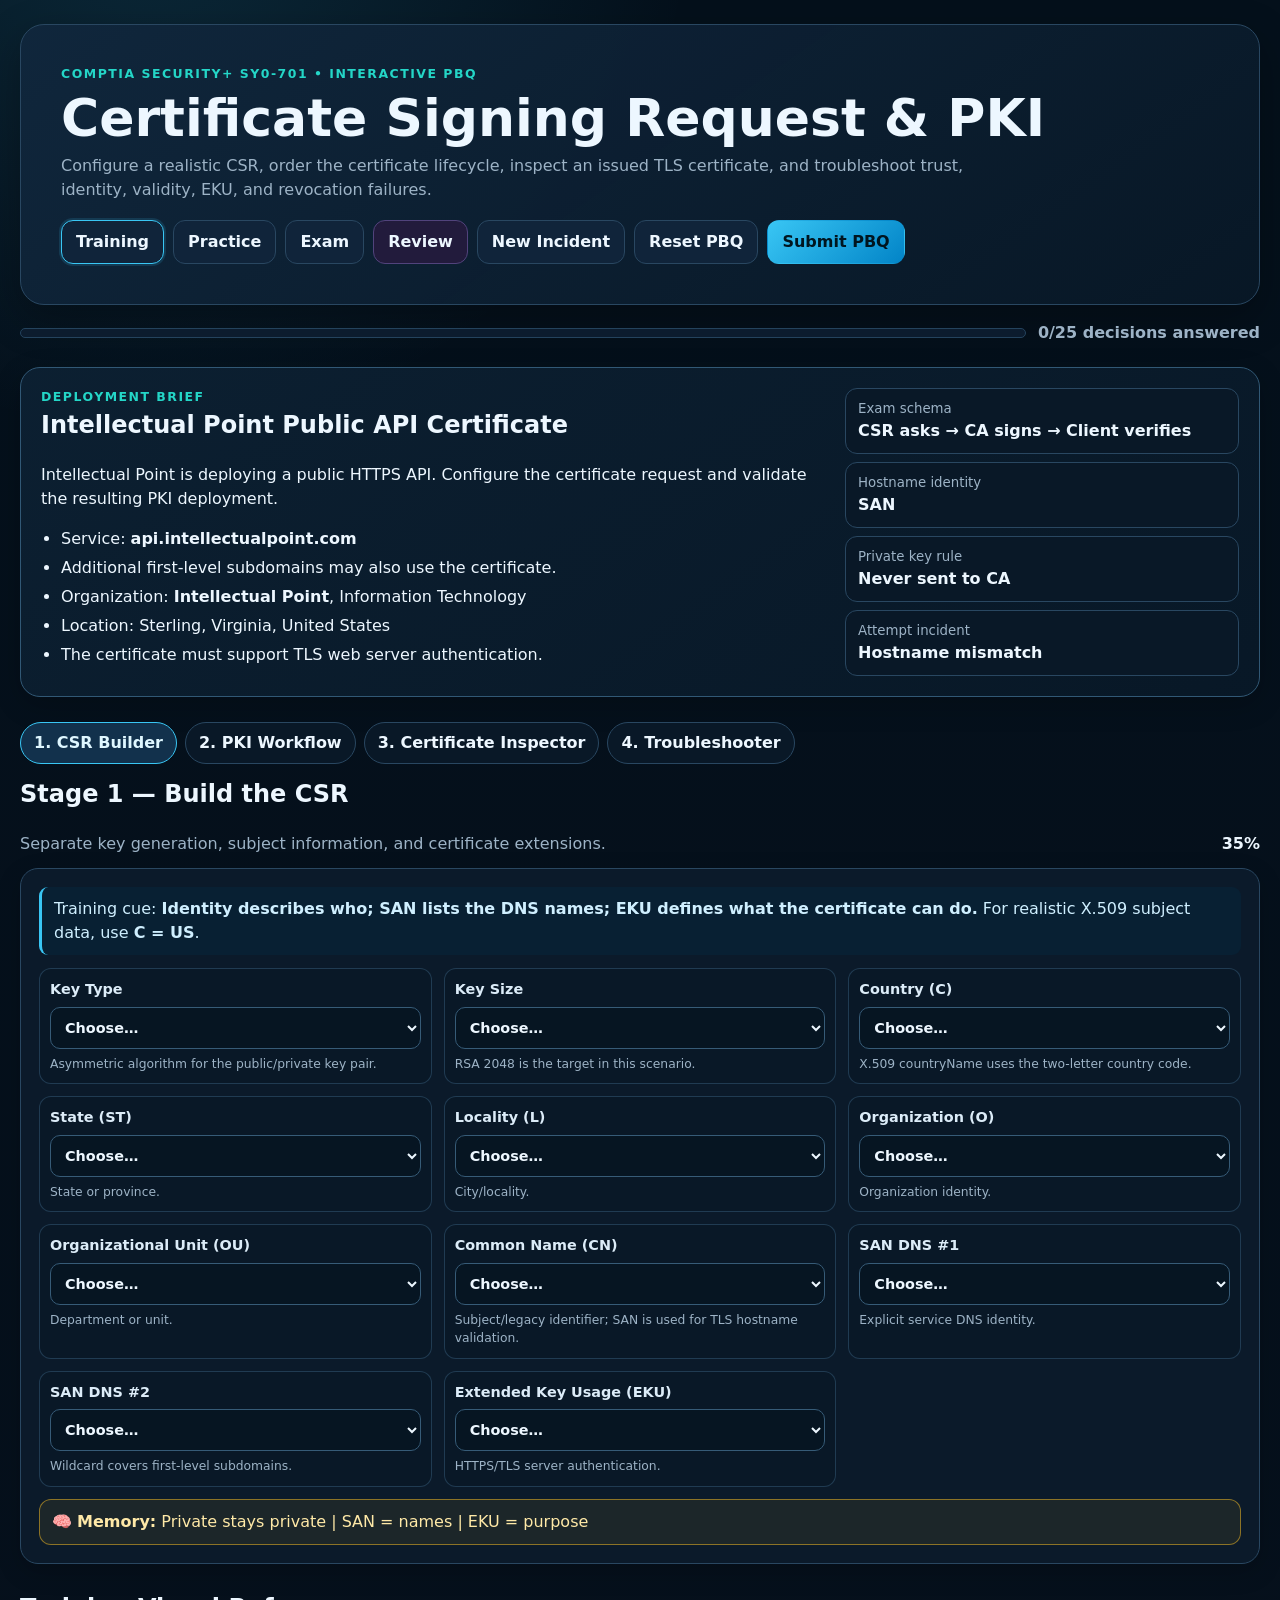
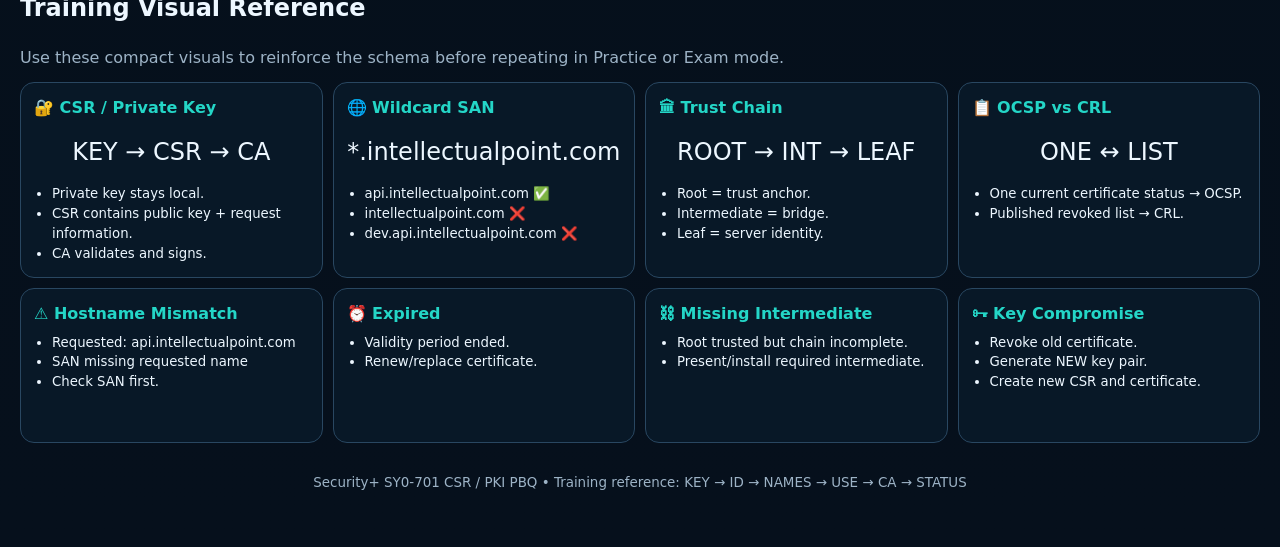
<file: security-plus/certificate-signing-request-pbq/index.html>
<!doctype html>
<html lang="en">
<head>
<meta charset="utf-8">
<meta name="viewport" content="width=device-width,initial-scale=1">
<meta name="description" content="Interactive CompTIA Security+ SY0-701 Certificate Signing Request, PKI, certificate validation, and troubleshooting PBQ practice lab.">
<title>Security+ SY0-701 CSR / PKI PBQ</title>
<style>
:root{color-scheme:dark;--bg:#06101c;--panel:#0c1b2b;--panel2:#10263c;--line:#294761;--text:#edf7ff;--muted:#9db3c6;--accent:#39c6f4;--accent2:#24d6c7;--ok:#34d399;--bad:#fb7185;--warn:#fbbf24;--violet:#a78bfa;--shadow:0 14px 40px rgba(0,0,0,.28);--radius:18px}
*{box-sizing:border-box}html{scroll-behavior:smooth}body{margin:0;background:radial-gradient(circle at 12% -5%,rgba(57,198,244,.14),transparent 34rem),linear-gradient(180deg,#04101b,var(--bg));color:var(--text);font-family:Inter,ui-sans-serif,system-ui,-apple-system,BlinkMacSystemFont,"Segoe UI",sans-serif;line-height:1.5}button,select,input{font:inherit}button{cursor:pointer}.shell{width:min(1240px,calc(100% - 28px));margin:auto;padding:24px 0 54px}.hero{border:1px solid var(--line);background:linear-gradient(145deg,rgba(16,38,60,.98),rgba(8,23,38,.96));border-radius:24px;padding:clamp(22px,4vw,40px);box-shadow:var(--shadow)}.eyebrow{color:var(--accent2);text-transform:uppercase;letter-spacing:.12em;font-size:.78rem;font-weight:800}h1{margin:7px 0 9px;font-size:clamp(2rem,5vw,3.25rem);line-height:1.05}h2,h3{margin-top:0}.hero p{margin:0;color:var(--muted);max-width:930px}.toolbar{display:flex;gap:9px;flex-wrap:wrap;margin-top:18px}.btn{min-height:43px;border:1px solid var(--line);border-radius:12px;padding:9px 14px;background:#10243a;color:var(--text);font-weight:760}.btn:hover,.btn.active{border-color:var(--accent);box-shadow:0 0 0 2px rgba(57,198,244,.14)}.btn-primary{background:linear-gradient(135deg,var(--accent),#0284c7);border-color:transparent;color:#00151f}.btn-violet{background:#221b3c;border-color:#51437c}.statusbar{margin:16px 0 22px;display:grid;grid-template-columns:1fr auto;gap:12px;align-items:center}.progress{height:10px;border-radius:999px;border:1px solid #24435d;background:#0c1c2e;overflow:hidden}.progress>div{height:100%;width:0;background:linear-gradient(90deg,var(--accent),var(--accent2));transition:width .2s}.counter{color:var(--muted);font-weight:750;white-space:nowrap}.scenario{border:1px solid #315875;border-radius:20px;background:linear-gradient(145deg,rgba(12,32,50,.96),rgba(8,24,39,.96));padding:20px;box-shadow:0 8px 28px rgba(0,0,0,.2)}.scenario-grid{display:grid;grid-template-columns:2fr 1fr;gap:16px}.scenario ul{margin:.7rem 0 0;padding-left:20px}.scenario li{margin:.32rem 0}.facts{display:grid;gap:8px}.fact{border:1px solid var(--line);border-radius:12px;background:#091827;padding:10px 12px}.fact small{display:block;color:var(--muted)}.nav{display:flex;gap:8px;flex-wrap:wrap;margin:25px 0 12px}.tab{border:1px solid var(--line);background:#091827;color:var(--text);border-radius:999px;padding:8px 13px;font-weight:800}.tab.active{background:#12314c;border-color:var(--accent);color:#dff7ff}.screen{display:none}.screen.active{display:block}.card{border:1px solid var(--line);border-radius:var(--radius);background:rgba(12,27,43,.96);padding:18px;box-shadow:0 8px 24px rgba(0,0,0,.18)}.section-head{display:flex;justify-content:space-between;gap:16px;align-items:end;margin-bottom:12px}.section-head p{margin:4px 0 0;color:var(--muted)}.grid2{display:grid;grid-template-columns:repeat(2,minmax(0,1fr));gap:14px}.grid3{display:grid;grid-template-columns:repeat(3,minmax(0,1fr));gap:12px}.field{border:1px solid rgba(41,71,97,.75);border-radius:12px;background:#091827;padding:10px}.field.correct{border-color:rgba(52,211,153,.74)}.field.incorrect{border-color:rgba(251,113,133,.8)}label{display:grid;gap:6px;font-size:.9rem;font-weight:760;color:#dcecf8}.help{font-size:.77rem;color:var(--muted);font-weight:500}.feedback{font-size:.79rem;color:var(--muted);margin-top:6px;display:none}.feedback.show{display:block}.correct .feedback{color:#a9f3d5}.incorrect .feedback{color:#ffc4cf}select,input[type=text]{width:100%;min-height:42px;border:1px solid #365b77;border-radius:10px;background:#061522;color:var(--text);padding:8px 10px;outline:none}.hint{display:none;border-left:3px solid var(--accent);border-radius:9px;background:#082033;padding:10px 12px;color:#cfefff;margin-bottom:13px}.hint.show{display:block}.memory{border:1px solid rgba(251,191,36,.5);background:rgba(251,191,36,.07);border-radius:12px;padding:10px 12px;color:#ffe9a7;margin-top:12px}.why{display:none;margin-top:10px;border:1px solid #3d6380;background:#081a2a;border-radius:10px;padding:10px}.why.show{display:block}.why-btn{font-size:.8rem;padding:6px 10px;min-height:34px}.order{display:grid;gap:8px}.order-row{display:grid;grid-template-columns:54px 1fr;gap:10px;align-items:center}.order-row select{min-height:46px}.flow{display:grid;grid-template-columns:repeat(7,minmax(0,1fr));gap:7px;margin-top:15px}.flow-node{border:1px solid var(--line);border-radius:12px;background:#081827;padding:10px;text-align:center;font-size:.8rem}.flow-node b{display:block;color:var(--accent2);font-size:.95rem}.cert{border:1px solid #426985;border-radius:14px;background:#071827;overflow:hidden}.cert-head{background:#12314c;padding:10px 13px;font-weight:850}.cert-body{padding:14px}.cert-row{display:grid;grid-template-columns:180px 1fr;gap:12px;padding:5px 0;border-bottom:1px solid rgba(41,71,97,.46);font-size:.88rem}.cert-row:last-child{border-bottom:0}.cert-row span:first-child{color:var(--muted)}.chain{display:grid;grid-template-columns:1fr auto 1fr auto 1fr;gap:9px;align-items:center}.chain-node{border:1px solid #365b77;background:#081827;border-radius:14px;padding:14px;text-align:center}.chain-node strong{display:block}.arrow{color:var(--accent);font-weight:900;font-size:1.3rem}.checkgroup{display:grid;gap:7px}.option{display:flex;align-items:flex-start;gap:8px;border:1px solid var(--line);background:#081827;border-radius:10px;padding:9px}.option input{margin-top:4px}.incident{border:1px solid #4d6070;border-radius:14px;background:#071827;padding:14px}.incident .evidence{font-family:ui-monospace,SFMono-Regular,Menlo,monospace;font-size:.82rem;background:#04101b;border-radius:10px;padding:10px;white-space:pre-wrap}.results{display:none;margin-top:24px;border:1px solid var(--line);border-radius:20px;padding:22px;background:linear-gradient(145deg,#10263a,#0b1a2a)}.results.show{display:block}.result-grid{display:grid;grid-template-columns:repeat(5,minmax(0,1fr));gap:9px;margin:14px 0}.score-card{border:1px solid var(--line);border-radius:13px;background:#081827;padding:11px}.score-card small{display:block;color:var(--muted)}.score-card strong{font-size:1.25rem}.training-ref{margin-top:26px}.visual-grid{display:grid;grid-template-columns:repeat(4,minmax(0,1fr));gap:10px}.visual-card{border:1px solid var(--line);border-radius:14px;background:#081827;padding:13px;min-height:155px}.visual-card strong{display:block;color:var(--accent2);margin-bottom:7px}.visual-card ul{padding-left:18px;margin:0;font-size:.83rem}.visual-card .big{font-size:1.5rem;text-align:center;margin:14px 0}.footer{text-align:center;color:var(--muted);font-size:.84rem;padding-top:30px}.mode-training .training-only{display:block}.mode-practice .training-only,.mode-exam .training-only{display:none}.mode-review .training-only{display:block}@media(max-width:900px){.scenario-grid,.grid2,.grid3{grid-template-columns:1fr}.flow{grid-template-columns:1fr}.chain{grid-template-columns:1fr}.arrow{transform:rotate(90deg);text-align:center}.visual-grid{grid-template-columns:1fr 1fr}.result-grid{grid-template-columns:repeat(2,1fr)}}@media(max-width:600px){.shell{width:min(100% - 14px,1240px);padding-top:8px}.hero,.card,.scenario{padding:14px}.visual-grid{grid-template-columns:1fr}.cert-row{grid-template-columns:1fr;gap:2px}.statusbar{grid-template-columns:1fr}.counter{text-align:right}}
</style>
</head>
<body class="mode-training">
<main class="shell">
<section class="hero"><div class="eyebrow">CompTIA Security+ SY0-701 • Interactive PBQ</div><h1>Certificate Signing Request &amp; PKI</h1><p>Configure a realistic CSR, order the certificate lifecycle, inspect an issued TLS certificate, and troubleshoot trust, identity, validity, EKU, and revocation failures.</p><div class="toolbar" aria-label="Simulation mode"><button class="btn active" data-mode="training">Training</button><button class="btn" data-mode="practice">Practice</button><button class="btn" data-mode="exam">Exam</button><button class="btn btn-violet" data-mode="review">Review</button><button class="btn" id="newBtn">New Incident</button><button class="btn" id="resetBtn">Reset PBQ</button><button class="btn btn-primary" id="submitBtn">Submit PBQ</button></div></section>
<div class="statusbar"><div class="progress"><div id="progressFill"></div></div><div class="counter"><span id="answered">0</span>/<span id="answerTotal">25</span> decisions answered</div></div>
<section class="scenario"><div class="scenario-grid"><div><div class="eyebrow">Deployment Brief</div><h2>Intellectual Point Public API Certificate</h2><p>Intellectual Point is deploying a public HTTPS API. Configure the certificate request and validate the resulting PKI deployment.</p><ul><li>Service: <b>api.intellectualpoint.com</b></li><li>Additional first-level subdomains may also use the certificate.</li><li>Organization: <b>Intellectual Point</b>, Information Technology</li><li>Location: Sterling, Virginia, United States</li><li>The certificate must support TLS web server authentication.</li></ul></div><div class="facts"><div class="fact"><small>Exam schema</small><b>CSR asks → CA signs → Client verifies</b></div><div class="fact"><small>Hostname identity</small><b>SAN</b></div><div class="fact"><small>Private key rule</small><b>Never sent to CA</b></div><div class="fact"><small>Attempt incident</small><b id="incidentLabel">Loading…</b></div></div></div></section>
<nav class="nav" aria-label="PBQ stages"><button class="tab active" data-screen="csr">1. CSR Builder</button><button class="tab" data-screen="flow">2. PKI Workflow</button><button class="tab" data-screen="inspect">3. Certificate Inspector</button><button class="tab" data-screen="trouble">4. Troubleshooter</button></nav>
<section class="screen active" id="screen-csr"><div class="section-head"><div><h2>Stage 1 — Build the CSR</h2><p>Separate key generation, subject information, and certificate extensions.</p></div><strong>35%</strong></div><div class="card"><div class="hint training-only">Training cue: <b>Identity describes who; SAN lists the DNS names; EKU defines what the certificate can do.</b> For realistic X.509 subject data, use <b>C = US</b>.</div><div class="grid3" id="csrFields"></div><div class="memory training-only">🧠 <b>Memory:</b> Private stays private | SAN = names | EKU = purpose</div></div></section>
<section class="screen" id="screen-flow"><div class="section-head"><div><h2>Stage 2 — Order the PKI Lifecycle</h2><p>Assign positions 1–7 to the certificate lifecycle steps.</p></div><strong>20%</strong></div><div class="card"><div class="hint training-only">The private key is generated first and remains protected locally. The CSR carries the public key plus identity/request information.</div><div class="order" id="orderFields"></div><div class="flow training-only"><div class="flow-node"><b>KEY</b>Generate locally</div><div class="flow-node"><b>CSR</b>Public key + request</div><div class="flow-node"><b>CA</b>Validate</div><div class="flow-node"><b>SIGN</b>Issue certificate</div><div class="flow-node"><b>INSTALL</b>Associate with local key</div><div class="flow-node"><b>CHAIN</b>Build trust</div><div class="flow-node"><b>STATUS</b>OCSP / CRL</div></div><div class="memory training-only">🧠 <b>Memory:</b> Private stays private | CSR asks | CA signs | Client verifies</div></div></section>
<section class="screen" id="screen-inspect"><div class="section-head"><div><h2>Stage 3 — Inspect the Certificate</h2><p>Evaluate identity, purpose, validity, issuer, and trust.</p></div><strong>20%</strong></div><div class="grid2"><div class="cert"><div class="cert-head">Certificate Viewer — api.intellectualpoint.com</div><div class="cert-body" id="certBody"></div></div><div class="card"><h3>Validation Questions</h3><div class="checkgroup" id="inspectQuestions"></div><div class="why training-only"><b>Fast inspection order:</b> SAN → EKU → dates → issuer/path → revocation status.</div></div></div><div class="card training-only" style="margin-top:14px"><h3>Trust Chain Visual</h3><div class="chain"><div class="chain-node"><strong>IP Root CA</strong><small>Trust anchor in client store</small></div><div class="arrow">→</div><div class="chain-node"><strong>IP Intermediate CA</strong><small>Bridge / issuing CA</small></div><div class="arrow">→</div><div class="chain-node"><strong>api.intellectualpoint.com</strong><small>Leaf/server cert</small></div></div></div></section>
<section class="screen" id="screen-trouble"><div class="section-head"><div><h2>Stage 4 — PKI Troubleshooter</h2><p>Identify the root cause and best remediation from the evidence.</p></div><strong>25%</strong></div><div class="grid2"><div class="incident"><h3 id="incidentTitle">Incident</h3><div class="evidence" id="incidentEvidence"></div><button class="btn why-btn training-only" id="whyBtn" type="button">Why? / Exam Logic</button><div class="why" id="whyBox"></div></div><div class="card"><div class="field"><label>Most likely root cause<select id="causeSelect"></select></label></div><div class="field" style="margin-top:10px"><label>Best remediation<select id="fixSelect"></select></label></div><div class="field" style="margin-top:10px"><label>Revocation mechanism clue<select id="statusSelect"><option value="">Choose…</option><option>OCSP</option><option>CRL</option><option>CSR</option><option>SAN</option></select><span class="help">Select the mechanism used for a current status check of one certificate.</span></label></div><div class="memory training-only">🧠 <b>One cert → OCSP | List → CRL</b></div></div></div></section>
<section class="results" id="results" aria-live="polite"><div class="eyebrow">Attempt Results</div><h2 id="resultTitle">PBQ scored</h2><div class="result-grid"><div class="score-card"><small>Total</small><strong id="scoreTotal">0%</strong></div><div class="score-card"><small>CSR</small><strong id="scoreCSR">0%</strong></div><div class="score-card"><small>Workflow</small><strong id="scoreFlow">0%</strong></div><div class="score-card"><small>Inspector</small><strong id="scoreInspect">0%</strong></div><div class="score-card"><small>Troubleshooting</small><strong id="scoreTrouble">0%</strong></div></div><div id="reviewText"></div></section>
<section class="training-ref training-only"><div class="section-head"><div><h2>Training Visual Reference</h2><p>Use these compact visuals to reinforce the schema before repeating in Practice or Exam mode.</p></div></div><div class="visual-grid"><div class="visual-card"><strong>🔐 CSR / Private Key</strong><div class="big">KEY → CSR → CA</div><ul><li>Private key stays local.</li><li>CSR contains public key + request information.</li><li>CA validates and signs.</li></ul></div><div class="visual-card"><strong>🌐 Wildcard SAN</strong><div class="big">*.intellectualpoint.com</div><ul><li>api.intellectualpoint.com ✅</li><li>intellectualpoint.com ❌</li><li>dev.api.intellectualpoint.com ❌</li></ul></div><div class="visual-card"><strong>🏛 Trust Chain</strong><div class="big">ROOT → INT → LEAF</div><ul><li>Root = trust anchor.</li><li>Intermediate = bridge.</li><li>Leaf = server identity.</li></ul></div><div class="visual-card"><strong>📋 OCSP vs CRL</strong><div class="big">ONE ↔ LIST</div><ul><li>One current certificate status → OCSP.</li><li>Published revoked list → CRL.</li></ul></div><div class="visual-card"><strong>⚠ Hostname Mismatch</strong><ul><li>Requested: api.intellectualpoint.com</li><li>SAN missing requested name</li><li>Check SAN first.</li></ul></div><div class="visual-card"><strong>⏰ Expired</strong><ul><li>Validity period ended.</li><li>Renew/replace certificate.</li></ul></div><div class="visual-card"><strong>⛓ Missing Intermediate</strong><ul><li>Root trusted but chain incomplete.</li><li>Present/install required intermediate.</li></ul></div><div class="visual-card"><strong>🗝 Key Compromise</strong><ul><li>Revoke old certificate.</li><li>Generate NEW key pair.</li><li>Create new CSR and certificate.</li></ul></div></div></section>
<footer class="footer">Security+ SY0-701 CSR / PKI PBQ • Training reference: KEY → ID → NAMES → USE → CA → STATUS</footer>
</main>
<script>
const $=s=>document.querySelector(s), $$=s=>[...document.querySelectorAll(s)];
const base={keyType:'RSA',keySize:'2048',country:'US',state:'Virginia',locality:'Sterling',org:'Intellectual Point',ou:'Information Technology',cn:'api.intellectualpoint.com',san1:'api.intellectualpoint.com',san2:'*.intellectualpoint.com',eku:'serverAuth'};
const csrDefs=[
 ['keyType','Key Type',['','RSA','AES','SHA-256','ECC'],'Asymmetric algorithm for the public/private key pair.'],['keySize','Key Size',['','1024','2048','256','4096'],'RSA 2048 is the target in this scenario.'],['country','Country (C)',['','US','USA','Virginia','UK'],'X.509 countryName uses the two-letter country code.'],['state','State (ST)',['','Virginia','US','Sterling','Maryland'],'State or province.'],['locality','Locality (L)',['','Sterling','Virginia','Information Technology','Reston'],'City/locality.'],['org','Organization (O)',['','Intellectual Point','Sterling','Information Technology','IP Root CA'],'Organization identity.'],['ou','Organizational Unit (OU)',['','Information Technology','Intellectual Point','Security+','Sterling'],'Department or unit.'],['cn','Common Name (CN)',['','api.intellectualpoint.com','mail.intellectualpoint.com','*.intellectualpoint.com','intellectualpoint.com'],'Subject/legacy identifier; SAN is used for TLS hostname validation.'],['san1','SAN DNS #1',['','api.intellectualpoint.com','mail.intellectualpoint.com','intellectualpoint.com','192.168.20.20'],'Explicit service DNS identity.'],['san2','SAN DNS #2',['','*.intellectualpoint.com','*.api.intellectualpoint.com','intellectualpoint.com','clientAuth'],'Wildcard covers first-level subdomains.'],['eku','Extended Key Usage (EKU)',['','serverAuth','clientAuth','codeSigning','emailProtection'],'HTTPS/TLS server authentication.']
];
const workflow=['Generate key pair','Create CSR','Submit CSR to CA','CA validates request','CA digitally signs certificate','Install certificate on server','Client validates certificate'];
const incidents=[
 {id:'hostname',label:'Hostname mismatch',title:'Browser reports hostname mismatch',evidence:'Requested host: api.intellectualpoint.com\nCertificate SAN: mail.intellectualpoint.com\nIssuer: Trusted\nValidity: Current',cause:'SAN does not include requested hostname',fix:'Issue/install certificate with correct SAN',why:'Decisive clue = requested hostname is absent from SAN. Exam rule: hostname identity → SAN.'},
 {id:'expired',label:'Expired certificate',title:'Certificate validity failure',evidence:'Requested host: api.intellectualpoint.com\nSAN: api.intellectualpoint.com\nValid To: 2026-08-01\nIssuer: Trusted',cause:'Certificate validity period ended',fix:'Renew or replace the certificate',why:'Decisive clue = Valid To date is past. Scope: time/validity, not SAN or trust.'},
 {id:'revoked',label:'Revoked / key compromise',title:'OCSP returns revoked',evidence:'Validity: Current\nIssuer: Trusted\nOCSP: REVOKED\nReason: keyCompromise',cause:'Certificate revoked because private key is compromised',fix:'Revoke/replace with new key pair and new certificate',why:'Compromised key invalidates future trust. Revoke old cert, generate NEW key pair, create NEW CSR/certificate.'},
 {id:'intermediate',label:'Missing intermediate',title:'Client cannot build certificate chain',evidence:'Leaf certificate: Present\nRoot CA: Trusted\nIntermediate CA: Missing\nBrowser: unable to build certification path',cause:'Required intermediate CA certificate is missing',fix:'Install/present the required intermediate CA certificate',why:'Root is trusted, but the bridge between leaf and root is absent. Root → Intermediate → Leaf.'},
 {id:'eku',label:'Wrong EKU',title:'Certificate is not valid for requested purpose',evidence:'SAN: api.intellectualpoint.com\nValidity: Current\nIssuer: Trusted\nEKU: clientAuth\nService: HTTPS server',cause:'Certificate has wrong EKU for TLS server use',fix:'Issue certificate containing serverAuth',why:'Decisive clue = HTTPS server + clientAuth. Purpose → EKU; TLS server → serverAuth.'},
 {id:'untrusted',label:'Untrusted CA',title:'Certificate authority is not trusted',evidence:'SAN: api.intellectualpoint.com\nValidity: Current\nChain: Lab-CA → leaf\nClient trust store: Lab-CA absent',cause:'Issuing/root CA is not trusted by client',fix:'Use trusted CA or establish trust for issuing root',why:'Self-signed does not automatically mean trusted. Trust requires a configured trust anchor in the client trust store.'}
];
const causes=['','SAN does not include requested hostname','Certificate validity period ended','Certificate revoked because private key is compromised','Required intermediate CA certificate is missing','Certificate has wrong EKU for TLS server use','Issuing/root CA is not trusted by client','DNS TTL is too high','RSA key size is too large'];
const fixes=['','Issue/install certificate with correct SAN','Renew or replace the certificate','Revoke/replace with new key pair and new certificate','Install/present the required intermediate CA certificate','Issue certificate containing serverAuth','Use trusted CA or establish trust for issuing root','Change firewall port','Switch RSA to AES'];
let mode='training', incident=incidents[Math.floor(Math.random()*incidents.length)], submitted=false;
function optionList(values){return values.map(v=>`<option value="${v}">${v||'Choose…'}</option>`).join('')}
function renderCSR(){const root=$('#csrFields');root.innerHTML='';csrDefs.forEach(([id,label,opts,help])=>{const div=document.createElement('div');div.className='field';div.dataset.field=id;div.innerHTML=`<label>${label}<select id="f-${id}">${optionList(opts)}</select><span class="help">${help}</span></label><div class="feedback"></div>`;root.appendChild(div)});}
function renderOrder(){const root=$('#orderFields');root.innerHTML='';workflow.forEach((step,i)=>{const row=document.createElement('div');row.className='order-row field';row.dataset.order=i;row.innerHTML=`<b>${step}</b><select id="o-${i}">${optionList(['','1','2','3','4','5','6','7'])}</select><div class="feedback"></div>`;root.appendChild(row)});}
function renderCert(){const rows=[['Subject CN','api.intellectualpoint.com'],['Subject Alternative Name','DNS: api.intellectualpoint.com; DNS: *.intellectualpoint.com'],['Organization','Intellectual Point'],['Organizational Unit','Information Technology'],['Locality / State / Country','Sterling / Virginia / US'],['Issuer','IP Intermediate CA'],['Validity','2026-08-01 → 2027-08-01'],['Public Key','RSA 2048-bit'],['Extended Key Usage','serverAuth'],['Authority Information Access','OCSP → https://ocsp.ip.example'],['Certificate Policies','1.3.6.1.4.1.55555.1.1'],['Certification Path','IP Root CA → IP Intermediate CA → api.intellectualpoint.com']];$('#certBody').innerHTML=rows.map(([a,b])=>`<div class="cert-row"><span>${a}</span><b>${b}</b></div>`).join('')}
function renderInspect(){const qs=[['q-san','Which field should be inspected first for a hostname mismatch?',['','SAN','CN','OU','Serial number'],'SAN'],['q-eku','Which value authorizes TLS server authentication?',['','clientAuth','serverAuth','codeSigning','emailProtection'],'serverAuth'],['q-root','What anchors trust in this chain?',['','Leaf certificate','Trusted Root CA','OCSP responder','SAN'],'Trusted Root CA'],['q-wild','Does *.intellectualpoint.com cover dev.api.intellectualpoint.com?',['','Yes','No'],'No']];$('#inspectQuestions').innerHTML=qs.map(([id,q,opts])=>`<div class="field" data-q="${id}"><label>${q}<select id="${id}">${optionList(opts)}</select></label><div class="feedback"></div></div>`).join('')}
function renderIncident(){incident=incidents[Math.floor(Math.random()*incidents.length)];$('#incidentLabel').textContent=incident.label;$('#incidentTitle').textContent=incident.title;$('#incidentEvidence').textContent=incident.evidence;$('#whyBox').textContent=incident.why;$('#whyBox').classList.remove('show');$('#causeSelect').innerHTML=optionList(causes);$('#fixSelect').innerHTML=optionList(fixes);$('#statusSelect').value='';}
function setMode(m){mode=m;document.body.className=`mode-${m}`;$$('[data-mode]').forEach(b=>b.classList.toggle('active',b.dataset.mode===m));if(m==='review'&&submitted)$('#results').classList.add('show')}
function clearMarks(){$$('.field').forEach(f=>f.classList.remove('correct','incorrect'));$$('.feedback').forEach(f=>{f.classList.remove('show');f.textContent=''})}
function score(){submitted=true;clearMarks();let csrCorrect=0;csrDefs.forEach(([id])=>{const sel=$(`#f-${id}`),wrap=sel.closest('.field'),ok=sel.value===base[id];if(ok)csrCorrect++;if(mode!=='exam'||mode==='review'){wrap.classList.add(ok?'correct':'incorrect');const fb=wrap.querySelector('.feedback');fb.textContent=ok?'Correct.':`Expected: ${base[id]}`;fb.classList.add('show')}});const csrPct=csrCorrect/csrDefs.length;
let flowCorrect=0;workflow.forEach((_,i)=>{const sel=$(`#o-${i}`),wrap=sel.closest('.field'),ok=sel.value===String(i+1);if(ok)flowCorrect++;if(mode!=='exam'||mode==='review'){wrap.classList.add(ok?'correct':'incorrect');const fb=wrap.querySelector('.feedback');fb.textContent=ok?'Correct position.':`Correct position: ${i+1}`;fb.classList.add('show')}});const flowPct=flowCorrect/workflow.length;
const inspectAns={'q-san':'SAN','q-eku':'serverAuth','q-root':'Trusted Root CA','q-wild':'No'};let insCorrect=0;Object.entries(inspectAns).forEach(([id,ans])=>{const sel=$(`#${id}`),wrap=sel.closest('.field'),ok=sel.value===ans;if(ok)insCorrect++;if(mode!=='exam'||mode==='review'){wrap.classList.add(ok?'correct':'incorrect');const fb=wrap.querySelector('.feedback');fb.textContent=ok?'Correct.':`Expected: ${ans}`;fb.classList.add('show')}});const inspectPct=insCorrect/Object.keys(inspectAns).length;
let tr=0;if($('#causeSelect').value===incident.cause)tr++;if($('#fixSelect').value===incident.fix)tr++;if($('#statusSelect').value==='OCSP')tr++;const troublePct=tr/3;const total=csrPct*.35+flowPct*.20+inspectPct*.20+troublePct*.25;$('#scoreTotal').textContent=Math.round(total*100)+'%';$('#scoreCSR').textContent=Math.round(csrPct*100)+'%';$('#scoreFlow').textContent=Math.round(flowPct*100)+'%';$('#scoreInspect').textContent=Math.round(inspectPct*100)+'%';$('#scoreTrouble').textContent=Math.round(troublePct*100)+'%';$('#resultTitle').textContent=total>=.9?'Exam Ready':total>=.8?'Strong — review misses':total>=.7?'Developing — repeat Practice Mode':'Return to Training Mode';$('#reviewText').innerHTML=`<p><b>Exam Logic:</b> CSR asks → CA signs → SAN names → EKU defines purpose → Root anchors trust → OCSP/CRL checks revocation.</p><p><b>Incident:</b> ${incident.label}. Correct cause: ${incident.cause}. Correct action: ${incident.fix}.</p>`;$('#results').classList.add('show');updateProgress();}
function updateProgress(){const sels=$$('select');const n=sels.filter(s=>s.value).length;$('#answered').textContent=n;$('#answerTotal').textContent=sels.length;$('#progressFill').style.width=Math.round(n/sels.length*100)+'%'}
$$('[data-mode]').forEach(b=>b.addEventListener('click',()=>setMode(b.dataset.mode)));$$('.tab').forEach(b=>b.addEventListener('click',()=>{$$('.tab').forEach(x=>x.classList.remove('active'));b.classList.add('active');$$('.screen').forEach(s=>s.classList.remove('active'));$(`#screen-${b.dataset.screen}`).classList.add('active')}));$('#submitBtn').addEventListener('click',score);$('#newBtn').addEventListener('click',()=>{submitted=false;renderIncident();clearMarks();$('#results').classList.remove('show');updateProgress()});$('#resetBtn').addEventListener('click',()=>{submitted=false;$$('select').forEach(s=>s.value='');renderIncident();clearMarks();$('#results').classList.remove('show');updateProgress()});$('#whyBtn').addEventListener('click',()=>$('#whyBox').classList.toggle('show'));document.addEventListener('change',e=>{if(e.target.matches('select'))updateProgress()});
renderCSR();renderOrder();renderCert();renderInspect();renderIncident();updateProgress();
</script>
</body></html>
</file>
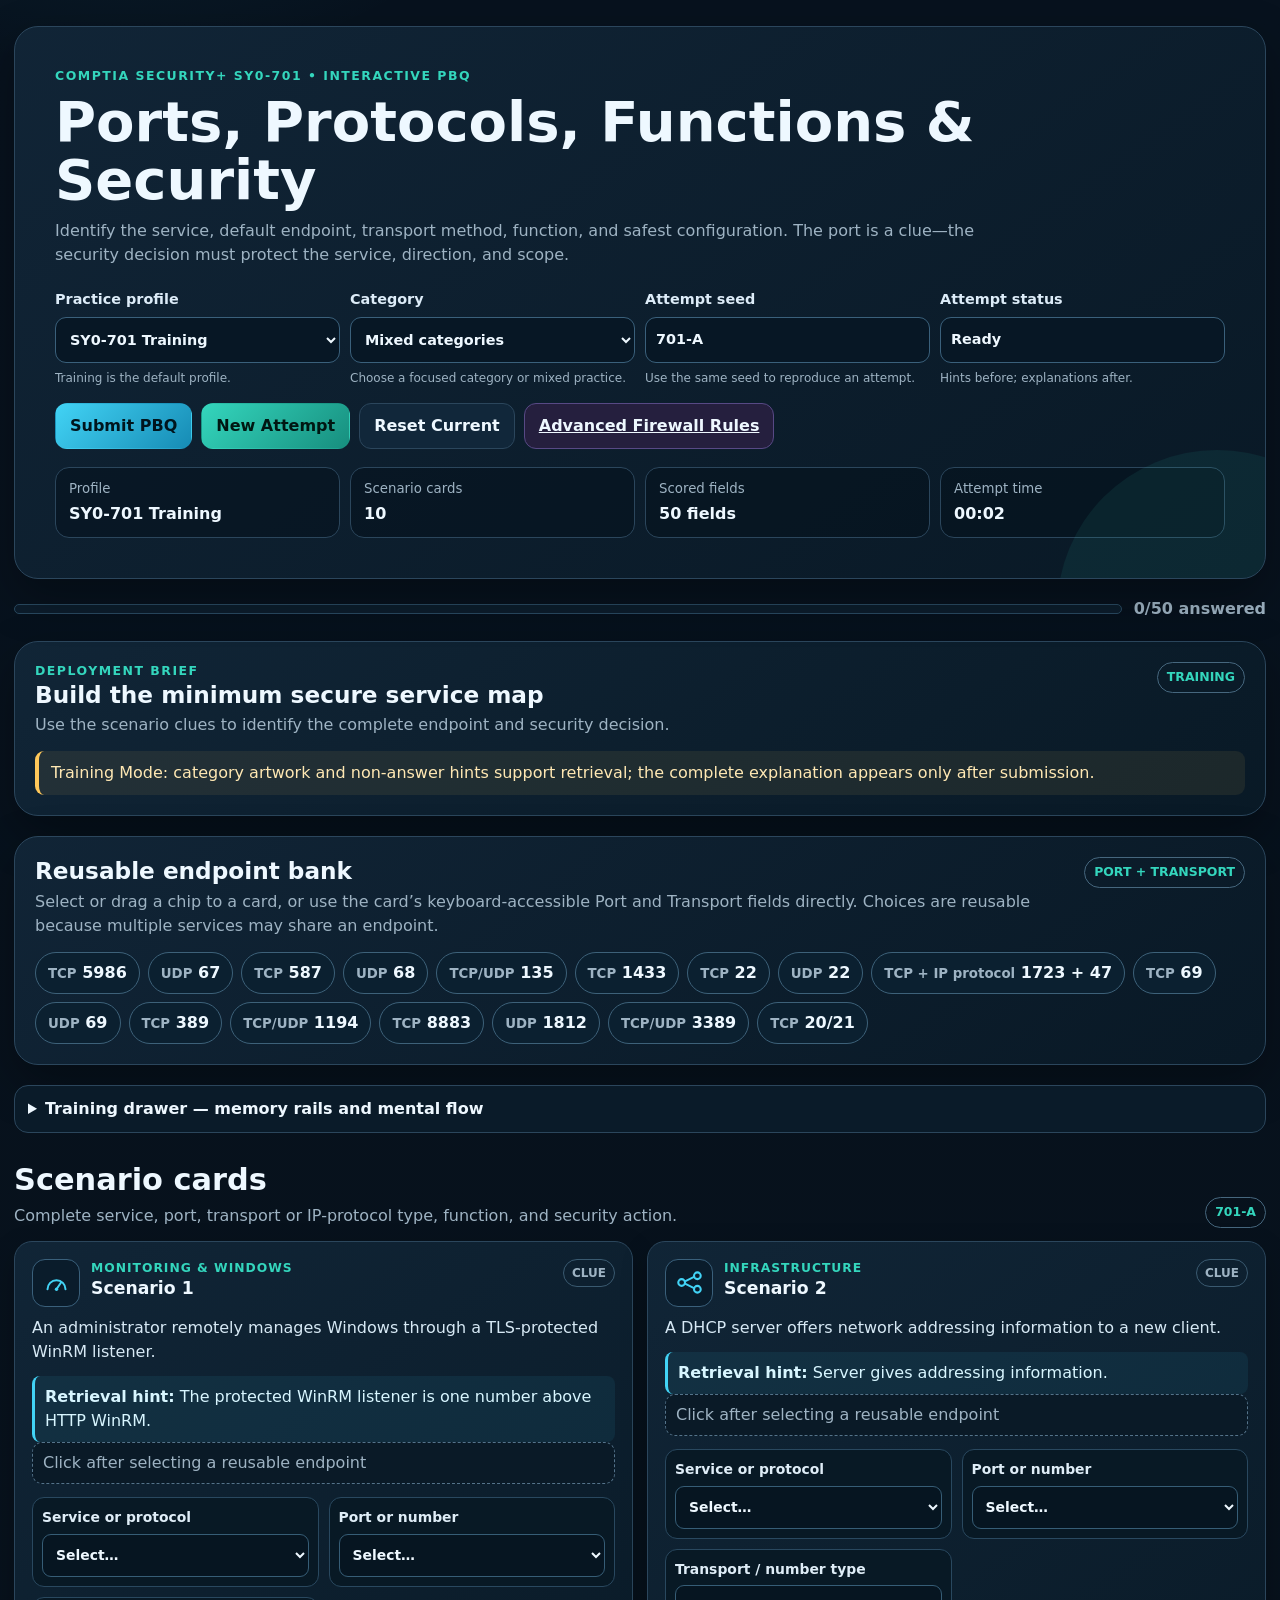
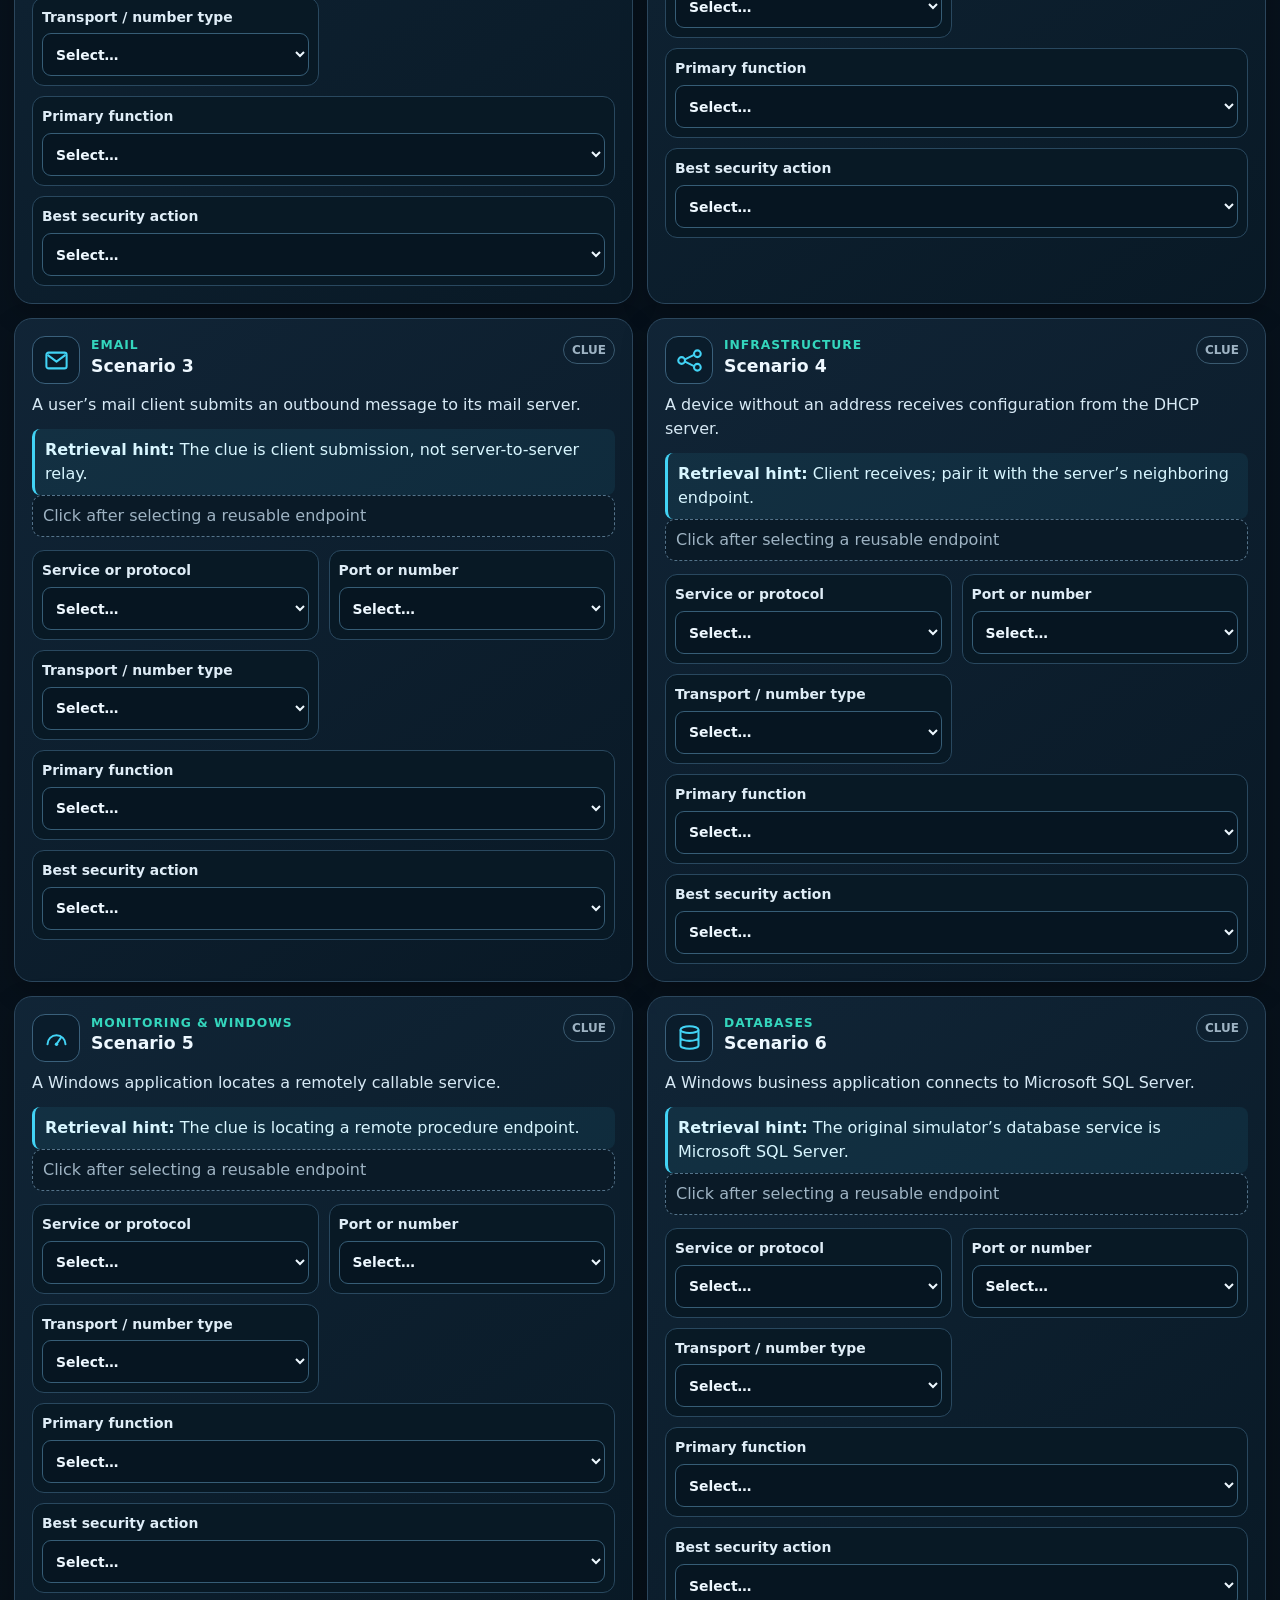
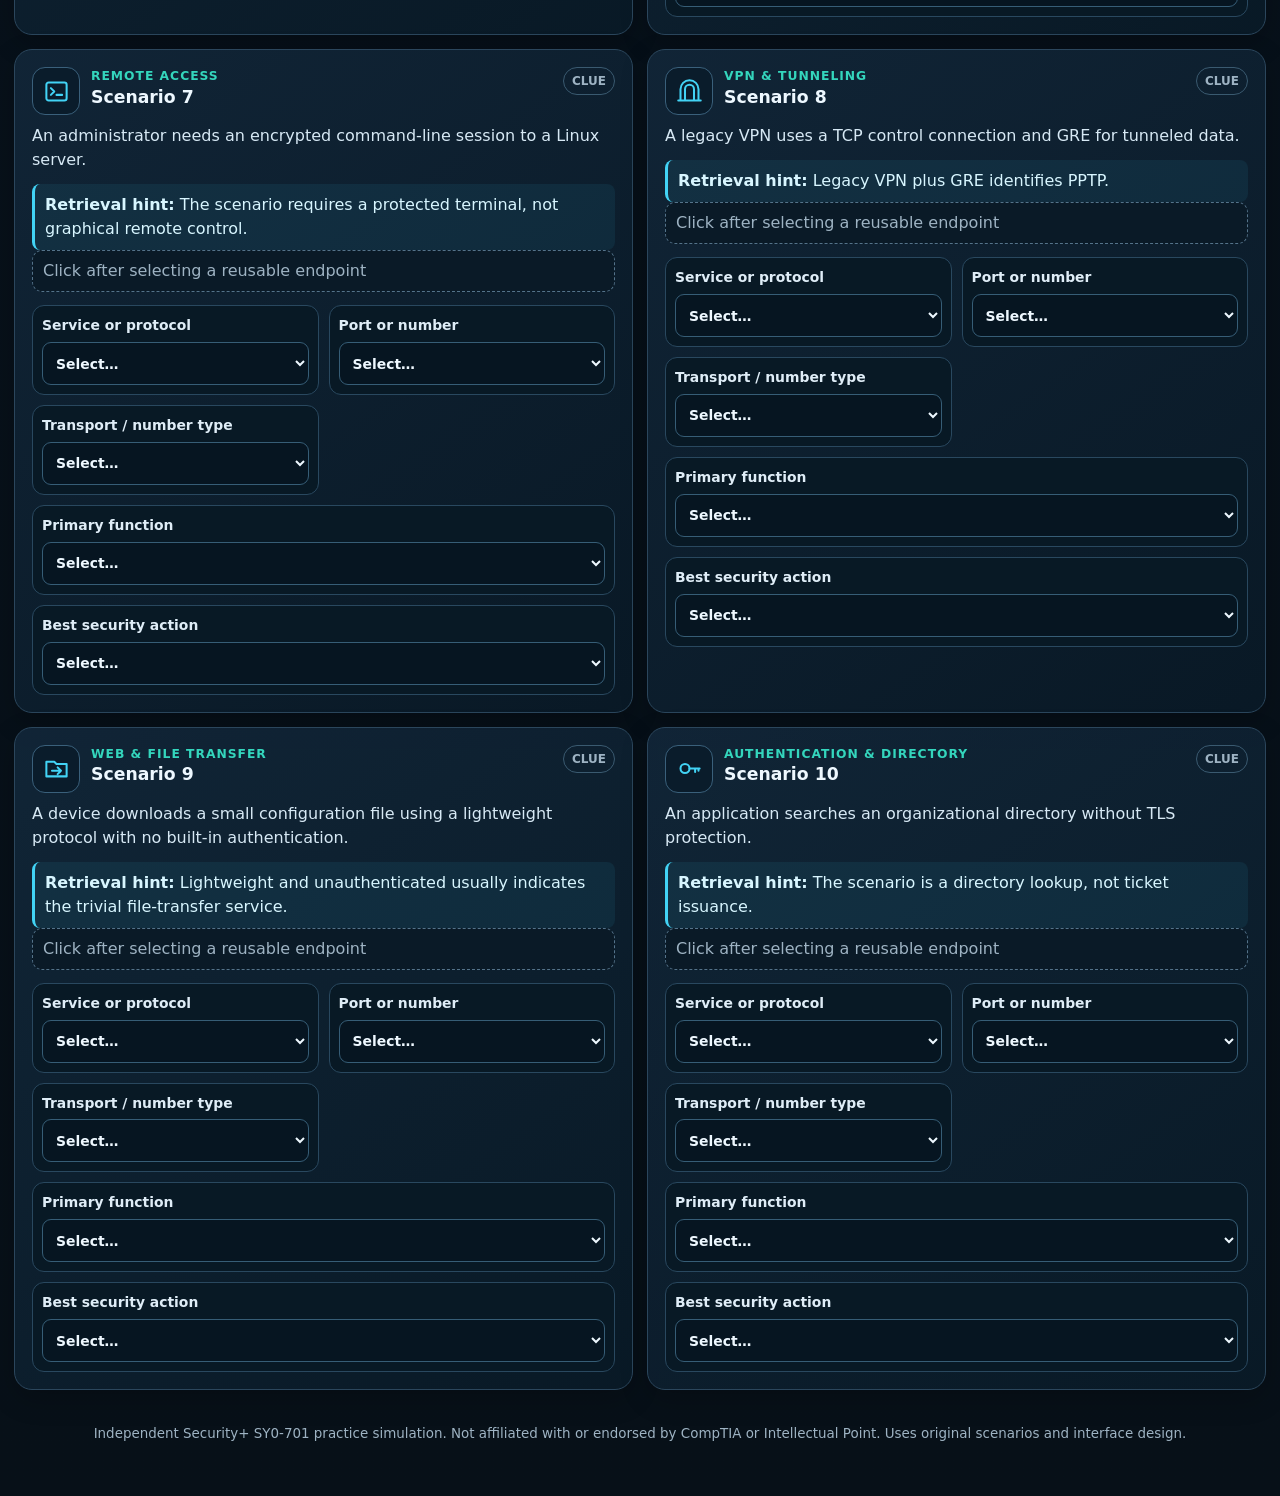
<file: security-plus/ports-protocols-pbq/index.html>
<!DOCTYPE html>
<html lang="en">
<head>
  <meta charset="utf-8">
  <meta name="viewport" content="width=device-width,initial-scale=1">
  <meta name="description" content="Interactive CompTIA Security+ SY0-701 ports, protocols, functions, secure replacements, and transport-method PBQ practice lab.">
  <title>Security+ SY0-701 Ports &amp; Protocols PBQ</title>
  <style>
    :root{color-scheme:dark;--bg:#071018;--panel:#0d1b28;--panel2:#122638;--line:#2b465c;--text:#eef8ff;--muted:#9eb3c3;--cyan:#42d3f5;--teal:#34d6bd;--violet:#b59cff;--ok:#49d69a;--bad:#ff7489;--warn:#ffc85a;--shadow:0 18px 48px rgba(0,0,0,.3);--radius:18px}
    *{box-sizing:border-box}html{scroll-behavior:smooth}body{margin:0;min-height:100vh;background:radial-gradient(circle at 10% -10%,rgba(66,211,245,.16),transparent 34rem),linear-gradient(180deg,#07121e,var(--bg));color:var(--text);font:16px/1.5 Inter,ui-sans-serif,system-ui,-apple-system,BlinkMacSystemFont,"Segoe UI",sans-serif}button,select,input{font:inherit}button{cursor:pointer}a{color:var(--cyan)}
    .shell{width:min(1280px,calc(100% - 28px));margin:auto;padding:26px 0 52px}.hero,.panel,.card,.results{border:1px solid var(--line);background:linear-gradient(145deg,rgba(17,37,55,.97),rgba(9,25,38,.97));border-radius:24px;box-shadow:var(--shadow)}.hero{padding:clamp(22px,4vw,40px);position:relative;overflow:hidden}.hero:after{content:"";position:absolute;width:20rem;height:20rem;border-radius:50%;right:-7rem;bottom:-12rem;background:rgba(52,214,189,.08);pointer-events:none}.eyebrow{color:var(--teal);text-transform:uppercase;letter-spacing:.12em;font-size:.78rem;font-weight:850}h1{margin:7px 0 10px;font-size:clamp(2rem,5vw,3.5rem);line-height:1.04}h2,h3{line-height:1.2}.hero p{max-width:920px;margin:0;color:var(--muted)}
    .toolbar{display:grid;grid-template-columns:repeat(4,minmax(0,1fr));gap:10px;margin-top:22px}.control{display:grid;gap:6px;color:#ddecf8;font-weight:760;font-size:.9rem}.control small{color:var(--muted);font-weight:500}.control select,.control input{width:100%;min-height:46px;border:1px solid #3a607b;border-radius:11px;background:#071725;color:var(--text);padding:9px 10px}.actions{display:flex;gap:9px;flex-wrap:wrap;margin-top:16px}.btn{min-height:46px;border:1px solid var(--line);border-radius:12px;padding:10px 14px;background:#11273a;color:var(--text);font-weight:800}.btn:hover{border-color:#4f7894}.btn-primary{background:linear-gradient(135deg,var(--cyan),#168bb4);border-color:transparent;color:#00151d}.btn-teal{background:linear-gradient(135deg,var(--teal),#178e7e);border-color:transparent;color:#001712}.btn-violet{background:#251f3e;border-color:#574985}.btn[disabled]{opacity:.48;cursor:not-allowed}button:focus-visible,select:focus,input:focus{outline:3px solid rgba(66,211,245,.32);outline-offset:2px}
    .meta{display:grid;grid-template-columns:repeat(4,minmax(0,1fr));gap:10px;margin-top:18px}.meta-card{border:1px solid var(--line);border-radius:14px;background:rgba(4,17,28,.55);padding:11px 13px}.meta-card small{display:block;color:var(--muted)}.meta-card strong{display:block;margin-top:3px}.statusbar{display:grid;grid-template-columns:1fr auto;gap:12px;align-items:center;margin:18px 0}.progress{height:10px;border:1px solid #294a61;border-radius:999px;background:#0c1d2c;overflow:hidden}.progress>div{height:100%;width:0;background:linear-gradient(90deg,var(--cyan),var(--teal));transition:width .2s}.counter{color:var(--muted);font-weight:800;white-space:nowrap}
    .panel{padding:20px;margin-top:20px}.panel-head{display:flex;justify-content:space-between;gap:14px;align-items:flex-start}.panel h2{margin:0;font-size:1.45rem}.panel p{margin:5px 0 0;color:var(--muted)}.mode-badge{border:1px solid #46677e;border-radius:999px;padding:5px 9px;color:var(--teal);font-size:.78rem;font-weight:850;white-space:nowrap}.notice{margin-top:14px;border-left:4px solid var(--warn);border-radius:9px;background:rgba(255,200,90,.08);padding:10px 12px;color:#ffe8b3}.notice.exam{border-color:var(--violet);background:rgba(181,156,255,.08);color:#ddd3ff}
    .bank{display:flex;gap:8px;flex-wrap:wrap;margin-top:14px}.endpoint-chip{min-height:42px;border:1px solid #3d6179;border-radius:999px;padding:8px 12px;background:#0b2030;color:var(--text);font-weight:850}.endpoint-chip:hover,.endpoint-chip.selected{border-color:var(--cyan);background:#12354b}.endpoint-chip small{color:var(--muted);font-weight:650}.target{width:100%;min-height:42px;border:1px dashed #54738a;border-radius:10px;background:#0a1a27;color:var(--muted);padding:8px 10px;text-align:left}.target.ready{border-color:var(--cyan);color:#d8f8ff}.target.filled{border-style:solid;color:var(--text)}
    .memory{margin-top:20px}.memory details{border:1px solid var(--line);border-radius:14px;background:#0a1b29;padding:11px 13px}.memory summary{cursor:pointer;font-weight:850}.rail-grid{display:grid;grid-template-columns:repeat(3,minmax(0,1fr));gap:9px;margin-top:12px}.rail{border:1px solid #294a61;border-radius:11px;background:#071725;padding:10px}.rail strong{display:block;color:var(--cyan)}.rail small{color:var(--muted)}
    .task-head{display:flex;justify-content:space-between;gap:14px;align-items:end;margin:29px 0 13px}.task-head h2{margin:0;font-size:clamp(1.4rem,3vw,1.9rem)}.task-head p{margin:5px 0 0;color:var(--muted)}.cards{display:grid;grid-template-columns:repeat(2,minmax(0,1fr));gap:14px}.card{padding:17px;border-radius:var(--radius);box-shadow:0 9px 28px rgba(0,0,0,.2)}.card.correct{border-color:rgba(73,214,154,.72)}.card.incorrect{border-color:rgba(255,116,137,.7)}.card-head{display:grid;grid-template-columns:auto 1fr auto;gap:11px;align-items:start}.service-icon{width:48px;height:48px;border:1px solid #3a607b;border-radius:13px;background:#0a1c2b;display:grid;place-items:center;color:var(--cyan)}.service-icon svg{width:27px;height:27px}.card h3{margin:1px 0 3px;font-size:1.08rem}.scenario{color:#d7e9f5;margin:9px 0 0}.category{color:var(--teal);font-size:.77rem;font-weight:850;text-transform:uppercase;letter-spacing:.08em}.number{border:1px solid #3a5a70;border-radius:999px;padding:4px 8px;color:var(--muted);font-size:.75rem;font-weight:800}.hint{margin-top:12px;border-left:3px solid var(--cyan);border-radius:8px;background:rgba(66,211,245,.07);padding:9px 10px;color:#d8f6ff}.fields{display:grid;grid-template-columns:repeat(2,minmax(0,1fr));gap:10px;margin-top:13px}.field{border:1px solid #29485f;border-radius:12px;background:#081925;padding:9px}.field.correct{border-color:rgba(73,214,154,.72)}.field.incorrect{border-color:rgba(255,116,137,.78)}.field.full{grid-column:1/-1}.field label{display:grid;gap:6px;color:#dfedf7;font-size:.87rem;font-weight:800}.field select{width:100%;min-height:43px;border:1px solid #365d76;border-radius:9px;background:#061521;color:var(--text);padding:8px 9px}.feedback{display:none;margin-top:7px;font-size:.79rem;color:var(--muted)}.submitted .feedback{display:block}.field.correct .feedback{color:#aef2d4}.field.incorrect .feedback{color:#ffc2cc}.review{margin-top:11px;border:1px solid #2b4b62;border-radius:11px;background:#071824;padding:9px 11px}.review summary{cursor:pointer;font-weight:850}.review p{margin:7px 0;color:#d5e7f2}.review small{color:var(--muted)}
    .results{display:none;margin-top:26px;padding:22px}.results.show{display:block}.result-grid{display:grid;grid-template-columns:repeat(6,minmax(0,1fr));gap:9px;margin:14px 0}.score-card{border:1px solid var(--line);border-radius:13px;background:#081927;padding:11px}.score-card small{display:block;color:var(--muted)}.score-card strong{font-size:1.32rem}.score-good{color:var(--ok)}.score-mid{color:var(--warn)}.score-low{color:var(--bad)}.risk-banner{display:none;border:1px solid rgba(255,116,137,.7);border-radius:12px;background:rgba(255,116,137,.08);padding:11px 13px;color:#ffd1d8}.risk-banner.show{display:block}.risk-banner ul{margin:6px 0 0;padding-left:20px}.diagnostics{display:grid;grid-template-columns:repeat(2,minmax(0,1fr));gap:9px}.diagnostic{border:1px solid var(--line);border-radius:11px;background:#081927;padding:10px}.diagnostic strong{display:block}.diagnostic small{color:var(--muted)}
    .legacy-review{display:none;margin-top:20px}.legacy-review.show{display:block}.corrections{display:grid;grid-template-columns:repeat(2,minmax(0,1fr));gap:9px;margin-top:12px}.correction{border:1px solid #6f5c31;border-radius:11px;background:rgba(255,200,90,.07);padding:10px}.correction strong{display:block;color:var(--warn)}.correction small{color:#ead9b2}.footer{text-align:center;color:var(--muted);font-size:.84rem;padding-top:34px}
    .sr-only{position:absolute;width:1px;height:1px;padding:0;margin:-1px;overflow:hidden;clip:rect(0,0,0,0);white-space:nowrap;border:0}
    @media(max-width:980px){.toolbar{grid-template-columns:repeat(2,minmax(0,1fr))}.cards{grid-template-columns:1fr}.rail-grid{grid-template-columns:repeat(2,minmax(0,1fr))}.result-grid{grid-template-columns:repeat(3,minmax(0,1fr))}}
    @media(max-width:650px){.shell{width:min(100% - 14px,1280px);padding-top:8px}.hero,.panel,.card,.results{padding:15px}.toolbar,.meta,.fields,.rail-grid,.diagnostics,.corrections{grid-template-columns:1fr}.result-grid{grid-template-columns:repeat(2,minmax(0,1fr))}.panel-head,.task-head{align-items:flex-start;flex-direction:column}.actions .btn{flex:1 1 100%}.field.full{grid-column:auto}}
    @media(prefers-reduced-motion:reduce){html{scroll-behavior:auto}.progress>div{transition:none}}
  </style>
</head>
<body>
<svg class="sr-only" aria-hidden="true" focusable="false">
  <symbol id="i-file" viewBox="0 0 24 24"><path d="M3 6h7l2 2h9v11H3zM8 14h8M13 11l3 3-3 3" fill="none" stroke="currentColor" stroke-width="1.8" stroke-linecap="round" stroke-linejoin="round"/></symbol>
  <symbol id="i-lock" viewBox="0 0 24 24"><rect x="5" y="10" width="14" height="10" rx="2" fill="none" stroke="currentColor" stroke-width="1.8"/><path d="M8 10V7a4 4 0 018 0v3M12 14v2" fill="none" stroke="currentColor" stroke-width="1.8" stroke-linecap="round"/></symbol>
  <symbol id="i-mail" viewBox="0 0 24 24"><rect x="3" y="5" width="18" height="14" rx="2" fill="none" stroke="currentColor" stroke-width="1.8"/><path d="M4 7l8 6 8-6" fill="none" stroke="currentColor" stroke-width="1.8" stroke-linejoin="round"/></symbol>
  <symbol id="i-web" viewBox="0 0 24 24"><circle cx="12" cy="12" r="9" fill="none" stroke="currentColor" stroke-width="1.8"/><path d="M3 12h18M12 3a15 15 0 010 18M12 3a15 15 0 000 18" fill="none" stroke="currentColor" stroke-width="1.5"/></symbol>
  <symbol id="i-key" viewBox="0 0 24 24"><circle cx="8" cy="12" r="4" fill="none" stroke="currentColor" stroke-width="1.8"/><path d="M12 12h9M17 12v3M20 12v2" fill="none" stroke="currentColor" stroke-width="1.8" stroke-linecap="round"/></symbol>
  <symbol id="i-directory" viewBox="0 0 24 24"><circle cx="12" cy="5" r="2" fill="none" stroke="currentColor" stroke-width="1.7"/><path d="M12 7v4M5 11h14M5 11v4M12 11v4M19 11v4" fill="none" stroke="currentColor" stroke-width="1.7"/><rect x="2" y="15" width="6" height="5" rx="1" fill="none" stroke="currentColor" stroke-width="1.7"/><rect x="9" y="15" width="6" height="5" rx="1" fill="none" stroke="currentColor" stroke-width="1.7"/><rect x="16" y="15" width="6" height="5" rx="1" fill="none" stroke="currentColor" stroke-width="1.7"/></symbol>
  <symbol id="i-network" viewBox="0 0 24 24"><circle cx="5" cy="12" r="3" fill="none" stroke="currentColor" stroke-width="1.8"/><circle cx="19" cy="6" r="3" fill="none" stroke="currentColor" stroke-width="1.8"/><circle cx="19" cy="18" r="3" fill="none" stroke="currentColor" stroke-width="1.8"/><path d="M8 11l8-4M8 13l8 4" fill="none" stroke="currentColor" stroke-width="1.8"/></symbol>
  <symbol id="i-monitor" viewBox="0 0 24 24"><path d="M4 18a8 8 0 0116 0M12 18l4-6" fill="none" stroke="currentColor" stroke-width="1.8" stroke-linecap="round"/><circle cx="12" cy="18" r="1.5" fill="currentColor"/></symbol>
  <symbol id="i-terminal" viewBox="0 0 24 24"><rect x="3" y="4" width="18" height="16" rx="2" fill="none" stroke="currentColor" stroke-width="1.8"/><path d="M7 9l3 3-3 3M12 15h5" fill="none" stroke="currentColor" stroke-width="1.8" stroke-linecap="round" stroke-linejoin="round"/></symbol>
  <symbol id="i-tunnel" viewBox="0 0 24 24"><path d="M4 20V10a8 8 0 0116 0v10M8 20V10a4 4 0 018 0v10" fill="none" stroke="currentColor" stroke-width="1.8"/><path d="M2 20h20" stroke="currentColor" stroke-width="1.8" stroke-linecap="round"/></symbol>
  <symbol id="i-database" viewBox="0 0 24 24"><ellipse cx="12" cy="5" rx="8" ry="3" fill="none" stroke="currentColor" stroke-width="1.8"/><path d="M4 5v7c0 1.7 3.6 3 8 3s8-1.3 8-3V5M4 12v7c0 1.7 3.6 3 8 3s8-1.3 8-3v-7" fill="none" stroke="currentColor" stroke-width="1.8"/></symbol>
  <symbol id="i-generic" viewBox="0 0 24 24"><path d="M8 3v6M16 3v6M6 9h12v3a6 6 0 01-6 6v3M9 13h6" fill="none" stroke="currentColor" stroke-width="1.8" stroke-linecap="round" stroke-linejoin="round"/></symbol>
</svg>

<main class="shell">
  <section class="hero">
    <div class="eyebrow">CompTIA Security+ SY0-701 • Interactive PBQ</div>
    <h1>Ports, Protocols, Functions &amp; Security</h1>
    <p>Identify the service, default endpoint, transport method, function, and safest configuration. The port is a clue—the security decision must protect the service, direction, and scope.</p>
    <div class="toolbar">
      <label class="control">Practice profile<select id="profileSelect"><option value="training">SY0-701 Training</option><option value="exam">SY0-701 Exam</option><option value="legacy">Legacy Reconstruction</option><option value="extended">Extended Practice</option></select><small>Training is the default profile.</small></label>
      <label class="control">Category<select id="categorySelect"></select><small id="categoryHelp">Mixed core categories</small></label>
      <label class="control">Attempt seed<input id="seedInput" type="text" value="701-A" maxlength="30" autocomplete="off"><small>Use the same seed to reproduce an attempt.</small></label>
      <label class="control">Attempt status<input id="statusInput" type="text" value="Ready" readonly aria-readonly="true"><small id="modeHelp">Hints before; explanations after.</small></label>
    </div>
    <div class="actions"><button class="btn btn-primary" id="submitBtn" type="button">Submit PBQ</button><button class="btn btn-teal" id="newBtn" type="button">New Attempt</button><button class="btn" id="resetBtn" type="button">Reset Current</button><a class="btn btn-violet" href="../advanced-firewall-rules-pbq/">Advanced Firewall Rules</a></div>
    <div class="meta"><div class="meta-card"><small>Profile</small><strong id="profileLabel">SY0-701 Training</strong></div><div class="meta-card"><small>Scenario cards</small><strong id="cardCount">10</strong></div><div class="meta-card"><small>Scored fields</small><strong id="fieldCount">50</strong></div><div class="meta-card"><small>Attempt time</small><strong id="timer">00:00</strong></div></div>
  </section>

  <div class="statusbar"><div class="progress" aria-hidden="true"><div id="progressFill"></div></div><div class="counter"><span id="answered">0</span>/<span id="answerTotal">50</span> answered</div></div>

  <section class="panel" aria-labelledby="briefTitle">
    <div class="panel-head"><div><div class="eyebrow">Deployment Brief</div><h2 id="briefTitle">Build the minimum secure service map</h2><p id="briefText"></p></div><div class="mode-badge" id="modeBadge">TRAINING</div></div>
    <div class="notice" id="modeNotice"></div>
  </section>

  <section class="panel" aria-labelledby="bankTitle">
    <div class="panel-head"><div><h2 id="bankTitle">Reusable endpoint bank</h2><p>Select or drag a chip to a card, or use the card’s keyboard-accessible Port and Transport fields directly. Choices are reusable because multiple services may share an endpoint.</p></div><div class="mode-badge">PORT + TRANSPORT</div></div>
    <div class="bank" id="portBank" role="group" aria-label="Reusable port and transport choices"></div>
  </section>

  <section class="memory" id="memoryPanel">
    <details id="trainingDrawer"><summary>Training drawer — memory rails and mental flow</summary>
      <div class="rail-grid"><div class="rail"><strong>22 / 23</strong><small>SSH secures the terminal that Telnet leaves plaintext.</small></div><div class="rail"><strong>53 TCP/UDP</strong><small>Names: ordinary query versus transfer, retry, or larger response.</small></div><div class="rail"><strong>67 / 68</strong><small>DHCP server gives; DHCP client receives.</small></div><div class="rail"><strong>161 / 162</strong><small>SNMP manager asks; SNMP agent alerts.</small></div><div class="rail"><strong>1812 / 1813</strong><small>RADIUS authenticates; RADIUS accounts.</small></div><div class="rail"><strong>500 / 4500</strong><small>IPsec negotiation; IPsec through NAT.</small></div><div class="rail"><strong>80 → 443</strong><small>Plain web becomes TLS-protected web.</small></div><div class="rail"><strong>389 → 636</strong><small>Directory access moves to TLS protection.</small></div><div class="rail"><strong>110/143 → 995/993</strong><small>Protect downloaded or synchronized email.</small></div></div>
      <p><strong>Mental flow:</strong> business function → service → port/transport → encryption status → source/destination → least privilege → logging and monitoring.</p>
    </details>
  </section>

  <div class="task-head"><div><h2 id="taskTitle">Scenario cards</h2><p id="taskHelp">Complete all five decisions for each scenario.</p></div><div class="mode-badge" id="attemptId">701-A</div></div>
  <section class="cards" id="cards" aria-labelledby="taskTitle"></section>

  <section class="results" id="results" aria-live="polite" aria-atomic="false">
    <div class="eyebrow">Attempt Results</div><h2 id="headline">PBQ scored</h2><p id="resultMessage"></p>
    <div class="risk-banner" id="riskBanner" data-contract="critical-risk"></div>
    <div class="result-grid"><div class="score-card"><small>Total</small><strong id="totalScore">0%</strong></div><div class="score-card"><small>Service</small><strong id="serviceScore">0/0</strong></div><div class="score-card"><small>Port</small><strong id="portScore">0/0</strong></div><div class="score-card"><small>Transport</small><strong id="transportScore">0/0</strong></div><div class="score-card"><small>Function</small><strong id="functionScore">0/0</strong></div><div class="score-card"><small>Security</small><strong id="securityScore">0/0</strong></div></div>
    <div class="diagnostics" id="diagnostics"></div>
  </section>

  <section class="panel legacy-review" id="legacyReview" aria-labelledby="correctionTitle">
    <div class="eyebrow">Mandatory Modern Correction Review</div><h2 id="correctionTitle">Historical fidelity is not current operational guidance</h2><p>The old interface is preserved for retrieval comparison. Use these mappings for modern Security+ reasoning.</p><div class="corrections" id="corrections"></div>
  </section>

  <footer class="footer">Independent Security+ SY0-701 practice simulation. Not affiliated with or endorsed by CompTIA or Intellectual Point. Uses original scenarios and interface design.</footer>
</main>

<script>
(function(){
  'use strict';
  const CATEGORIES={mixed:'Mixed categories',file:'Web & file transfer',email:'Email',infrastructure:'Infrastructure',identity:'Authentication & directory',monitoring:'Monitoring & Windows',remote:'Remote access',vpn:'VPN & tunneling',database:'Databases',extended:'Extended infrastructure'};
  const DANGEROUS_SECURITY=['Expose the service directly to the internet','Allow ANY source and disable logging','Keep plaintext and rely only on a nonstandard port'];
  const DECOY_FUNCTIONS=['Encrypts an entire disk at rest','Assigns physical switch ports to VLANs','Calculates file hashes for integrity only'];
  const DECOY_SERVICES=['ARP','ICMP echo','802.1X supplicant'];
  const DECOY_SECURITY=['Use the default password indefinitely','Disable authentication to simplify access'];
  const FIELDS=['service','port','transport','function','security'];
  function rec(id,tier,category,service,port,transport,scenario,fn,security,icon,hint,confused,objectives,flags){return {id,tier,category,service,port:String(port),transport,scenario,function:fn,security,icon,hint,confusedWith:confused,objectives,securePair:false,paired:false,...(flags||{})};}
  const CORE=[
    rec('ftp','core','file','FTP','20/21','TCP','An administrator transfers files while commands and data use separate unencrypted channels.','Transfers files; TCP 21 carries control and TCP 20 is traditionally associated with active-mode data.','Replace with SFTP or FTPS; otherwise restrict sources and protect credentials.','file','Look for the older file-transfer service with separate control and data paths.','SFTP uses SSH; FTPS adds TLS to FTP.',['2.5','4.5'],{paired:true}),
    rec('ssh','core','remote','SSH','22','TCP','An administrator needs an encrypted command-line session to a Linux server.','Provides encrypted remote command-line administration.','Require keys or MFA, restrict management sources, and disable unsafe root/password access where appropriate.','terminal','The scenario requires a protected terminal, not graphical remote control.','Telnet is plaintext on TCP 23.',['3.2','4.5'],{securePair:true}),
    rec('sftp','core','file','SFTP','22','TCP','A file must be transferred through an SSH connection.','Transfers files through the SSH protocol.','Use strong SSH keys, verify host keys, restrict accounts, and log transfers.','lock','The clue says the transfer runs inside SSH.','FTPS is FTP protected by TLS; SCP is secure copy over SSH.',['2.5','4.5'],{securePair:true}),
    rec('scp','core','file','SCP','22','TCP','An administrator securely copies a file between two hosts using SSH authentication.','Copies files securely over SSH.','Use strong keys, verify host keys, restrict accounts, and monitor transfers.','lock','Focus on secure copying rather than an interactive file-transfer subsystem.','SFTP also uses SSH but provides a file-transfer subsystem.',['2.5','4.5']),
    rec('tftp','core','file','TFTP','69','UDP','A device downloads a small configuration file using a lightweight protocol with no built-in authentication.','Provides simple connectionless file or configuration transfer.','Keep it on an isolated management network, restrict it by ACL, or replace it.','file','Lightweight and unauthenticated usually indicates the trivial file-transfer service.','FTP uses TCP; TFTP uses UDP.',['2.5','4.5'],{paired:true}),
    rec('http','core','file','HTTP','80','TCP','A user accesses a website without transport encryption.','Carries unencrypted web requests and responses.','Redirect to HTTPS, use HSTS, and never send sensitive credentials over plaintext.','web','The scenario describes ordinary unprotected web traffic.','HTTPS protects HTTP with TLS.',['2.5','4.5'],{securePair:true}),
    rec('https','core','file','HTTPS','443','TCP','A customer accesses a TLS-protected web application.','Carries HTTP protected by TLS.','Use valid certificates, modern TLS, secure cookies, and a WAF where appropriate.','lock','TLS-protected web is the secure partner of HTTP.','Encryption does not make a public management interface safe.',['3.2','4.5'],{securePair:true}),
    rec('smtp-relay','core','email','SMTP relay','25','TCP','One organizational mail server transfers a message to another mail server.','Relays email between mail servers.','Prevent open relay, filter abuse, and use STARTTLS where supported.','mail','Server-to-server delivery uses the traditional SMTP relay endpoint.','Client submission normally uses TCP 587.',['4.5'],{paired:true}),
    rec('smtp-submit','core','email','SMTP submission','587','TCP','A user’s mail client submits an outbound message to its mail server.','Provides authenticated client-to-server message submission.','Require authentication and TLS.','mail','The clue is client submission, not server-to-server relay.','SMTP relay uses TCP 25.',['4.5'],{paired:true}),
    rec('smtp-tls','core','email','SMTP implicit TLS','465','TCP','A client protects message submission with TLS from the start of the connection.','Submits email using implicit TLS.','Validate certificates and require modern TLS and authentication.','lock','The connection begins inside TLS rather than upgrading with STARTTLS.','Submission with STARTTLS commonly uses TCP 587.',['4.5']),
    rec('pop3','core','email','POP3','110','TCP','A mail client downloads messages and may remove them from the server.','Downloads email from a server.','Replace with POP3S or TLS-protected access and disable plaintext authentication.','mail','Download-and-remove behavior points to POP rather than mailbox synchronization.','IMAP synchronizes server-side mailboxes.',['2.5','4.5'],{securePair:true}),
    rec('pop3s','core','email','POP3S','995','TCP','A client securely downloads email using POP3 protected by TLS.','Downloads email through a TLS-protected POP3 connection.','Require strong authentication, MFA where available, and valid certificates.','lock','Secure POP retrieval uses the higher paired endpoint.','IMAPS synchronizes rather than simply downloading.',['2.5','4.5'],{securePair:true}),
    rec('imap','core','email','IMAP4','143','TCP','A user keeps mailbox folders synchronized on the server without implicit TLS.','Maintains synchronized server-side mailboxes.','Require TLS or move to IMAPS.','mail','The mailbox remains on the server and stays synchronized.','POP3 is primarily download-oriented.',['2.5','4.5'],{securePair:true}),
    rec('imaps','core','email','IMAPS','993','TCP','A user securely accesses a synchronized mailbox using TLS.','Synchronizes server-side mailboxes over TLS.','Validate certificates and require strong authentication or MFA.','lock','Secure synchronized mail is the TLS partner of IMAP.','POP3S is secure download-oriented retrieval.',['2.5','4.5'],{securePair:true}),
    rec('dns-query','core','infrastructure','DNS query','53','UDP','A client sends an ordinary hostname-resolution request to an approved resolver.','Resolves names in a typical low-overhead query.','Restrict clients to approved resolvers, monitor queries, and use DNSSEC for integrity where supported.','network','Ordinary name queries usually favor connectionless transport.','TCP 53 is also required for transfers, retries, and larger responses.',['2.5','4.5'],{paired:true}),
    rec('dns-tcp','core','infrastructure','DNS over TCP','53','TCP','A DNS server performs a zone transfer or retries a response that does not fit the normal UDP path.','Handles zone transfers, larger responses, and TCP fallback.','Restrict transfers to authorized DNS servers and authenticate them where supported.','network','Zone transfer and larger response are the TCP clues.','Ordinary client queries commonly use UDP 53.',['2.5','4.5'],{paired:true}),
    rec('dhcp-server','core','infrastructure','DHCP server','67','UDP','A DHCP server offers network addressing information to a new client.','Sends address, mask, gateway, DNS, and lease information.','Use DHCP snooping, authorized servers, segmentation, and monitoring.','network','Server gives addressing information.','The client side uses UDP 68.',['2.5','4.5'],{paired:true}),
    rec('dhcp-client','core','infrastructure','DHCP client','68','UDP','A device without an address receives configuration from the DHCP server.','Receives network configuration from the DHCP server.','Prevent rogue DHCP with switch protections and authorized server controls.','network','Client receives; pair it with the server’s neighboring endpoint.','The server side uses UDP 67.',['2.5','4.5'],{paired:true}),
    rec('ntp','core','infrastructure','NTP','123','UDP','Systems synchronize clocks for authentication and log correlation.','Synchronizes system time.','Use trusted time sources, authentication where available, and restrict exposure.','monitor','Authentication tickets and event correlation both depend on accurate time.','NTP is time; SNMP is management monitoring.',['2.5','4.4']),
    rec('syslog','core','infrastructure','Syslog','514','UDP','A system sends conventional unencrypted event messages to a centralized collector.','Transports centralized log and event messages.','Keep it internal, restrict sources, and prefer TLS for sensitive logs.','monitor','Conventional event forwarding without confidentiality is the clue.','Syslog over TLS uses TCP 6514.',['2.5','4.4'],{securePair:true}),
    rec('syslog-tls','core','infrastructure','Syslog over TLS','6514','TCP','Security logs are sent to a collector through an authenticated TLS connection.','Protects centralized log transport with TLS.','Validate certificates and accept logs only from approved sources.','lock','The clue explicitly adds TLS to centralized logging.','Conventional Syslog commonly uses 514.',['2.5','4.4'],{securePair:true}),
    rec('kerberos','core','identity','Kerberos','88','TCP/UDP','A domain user authenticates using time-sensitive tickets issued by a trusted service.','Provides ticket-based authentication through a KDC.','Protect the KDC, maintain accurate time, use strong credentials, and monitor ticket anomalies.','key','Tickets plus time sensitivity identify the domain authentication protocol.','LDAP queries directories; Kerberos issues authentication tickets.',['1.2','4.6'],{paired:true}),
    rec('ldap','core','identity','LDAP','389','TCP','An application searches an organizational directory without TLS protection.','Queries and updates directory information.','Restrict access and protect credentials with TLS.','directory','The scenario is a directory lookup, not ticket issuance.','LDAPS protects directory access with TLS.',['2.5','4.6'],{securePair:true}),
    rec('ldaps','core','identity','LDAPS','636','TCP','An application accesses a directory using TLS from connection start.','Protects LDAP directory access with TLS.','Validate directory certificates and limit access to authorized systems.','lock','Secure directory access is the protected partner of LDAP.','Kerberos is ticket authentication rather than directory lookup.',['2.5','4.6'],{securePair:true}),
    rec('radius-auth','core','identity','RADIUS authentication','1812','UDP','A wireless controller sends a network-access authentication request to a central AAA server.','Centralizes authentication and authorization for network access.','Protect shared secrets, restrict network access devices, and use MFA or TLS-protected deployment where appropriate.','key','Wireless or VPN network access usually points to RADIUS authentication.','RADIUS accounting uses the next endpoint; TACACS+ favors device administration.',['1.2','4.6'],{paired:true}),
    rec('radius-account','core','identity','RADIUS accounting','1813','UDP','The AAA server records connection duration and session-usage information.','Records network-access session accounting.','Protect, retain, and monitor accounting logs; accept only authorized clients.','monitor','The clue is session usage, not the initial authentication decision.','RADIUS authentication uses UDP 1812.',['1.2','4.4'],{paired:true}),
    rec('tacacs','core','identity','TACACS+','49','TCP','Administrators authenticate centrally to routers and switches, and their commands are recorded.','Provides centralized AAA for network-device administration.','Place it on a management network, require MFA, protect secrets, and log commands.','key','Device administration and command authorization point to TACACS+.','RADIUS more commonly handles network access.',['1.2','4.6']),
    rec('snmp-poll','core','monitoring','SNMP polling','161','UDP','A management station requests interface counters from a switch.','Lets a manager query an SNMP agent.','Use SNMPv3, restrict manager addresses, and remove default community strings.','monitor','Manager asks the agent for data.','An unsolicited agent alert uses UDP 162.',['2.5','4.4'],{paired:true}),
    rec('snmp-trap','core','monitoring','SNMP trap','162','UDP','A router sends an unsolicited alert to the monitoring server.','Lets an SNMP agent send an event to a manager.','Use SNMPv3 where supported and restrict accepted trap sources.','monitor','Agent alerts without being asked.','Polling uses UDP 161.',['2.5','4.4'],{paired:true}),
    rec('rpc','core','monitoring','Microsoft RPC endpoint mapper','135','TCP/UDP','A Windows application locates a remotely callable service.','Helps Windows clients locate RPC services.','Keep it internal, restrict it with host firewalls, and patch systems.','network','The clue is locating a remote procedure endpoint.','SMB handles file and printer sharing.',['2.5','4.5']),
    rec('netbios','core','monitoring','NetBIOS','137–139','TCP/UDP','Legacy Windows hosts use name, datagram, and session services.','Provides legacy Windows naming, datagram, and session communication.','Disable it when unnecessary and block it at boundaries.','network','Three neighboring legacy Windows endpoints travel together.','Modern direct-hosted SMB uses TCP 445.',['2.5','4.5'],{paired:true}),
    rec('smb','core','monitoring','SMB','445','TCP','A Windows host provides direct-hosted file and printer sharing.','Provides Windows file, printer, and named-pipe communication.','Disable SMBv1, require signing or encryption where appropriate, segment access, and never expose it publicly.','file','Direct-hosted Windows sharing points to the modern Microsoft endpoint.','NetBIOS 137–139 supports older Windows communication.',['2.5','4.5']),
    rec('winrm-http','core','monitoring','WinRM over HTTP','5985','TCP','An administrator remotely manages Windows through the default unencrypted WinRM listener.','Provides Windows remote command management.','Restrict it to management networks and prefer WinRM over HTTPS.','terminal','This is command management, not graphical RDP.','WinRM HTTPS uses TCP 5986.',['2.5','3.2'],{securePair:true}),
    rec('winrm-https','core','monitoring','WinRM over HTTPS','5986','TCP','An administrator remotely manages Windows through a TLS-protected WinRM listener.','Protects Windows remote command management with TLS.','Require valid certificates, privileged controls, MFA where appropriate, and source restrictions.','lock','The protected WinRM listener is one number above HTTP WinRM.','RDP provides a graphical desktop.',['2.5','3.2'],{securePair:true}),
    rec('telnet','core','remote','Telnet','23','TCP','An administrator controls a device through an unencrypted text terminal.','Provides plaintext remote terminal access.','Disable it and replace it with SSH.','terminal','The clue explicitly says unencrypted text terminal.','SSH protects remote terminal traffic.',['2.5','3.2'],{securePair:true}),
    rec('rdp','core','remote','RDP','3389','TCP/UDP','An administrator opens a Windows graphical desktop session.','Provides Windows graphical remote desktop control.','Do not expose it directly; use VPN or gateway, MFA, NLA, and source restrictions.','terminal','Windows graphical desktop identifies RDP.','WinRM is command management; VNC is cross-platform graphical control.',['2.5','3.2']),
    rec('jump-server','core','remote','Jump server / bastion host','N/A','N/A','A hardened intermediary must be used before administrators reach sensitive systems.','Provides a controlled administrative access point.','Harden and monitor it, require MFA, limit tools, and block direct management paths.','lock','This is an architectural control rather than a service with one fixed endpoint.','A VPN protects a path; a jump server intermediates administration.',['3.2']),
    rec('ike','core','vpn','IKE / IPsec negotiation','500','UDP','Two VPN peers negotiate IPsec security associations and keys.','Establishes IPsec security associations.','Use modern IKE, strong algorithms, certificate authentication, and restricted peers.','tunnel','Negotiation happens before encrypted payload delivery.','ESP carries protected payloads after negotiation.',['3.2','4.5'],{paired:true}),
    rec('ipsec-natt','core','vpn','IPsec NAT traversal','4500','UDP','An IPsec tunnel must pass through a device performing NAT.','Encapsulates IPsec traffic so it can traverse NAT.','Restrict peers and enforce strong IPsec policy.','tunnel','NAT changes the expected IPsec endpoint.','IKE begins on UDP 500 when NAT traversal is not yet in use.',['3.2','4.5'],{paired:true}),
    rec('esp','core','vpn','ESP','50','IP protocol','IPsec carries encrypted payloads after the tunnel has been established.','Provides IPsec confidentiality, integrity, and authentication.','Use strong encryption and authenticated key exchange.','tunnel','Encrypted IPsec payload identifies ESP.','50 is an IP protocol number, not TCP or UDP port 50.',['3.2','4.5'],{paired:true}),
    rec('ah','core','vpn','AH','51','IP protocol','IPsec provides integrity and source authentication without encrypting the payload.','Provides IPsec integrity and source authentication without confidentiality.','Prefer ESP when confidentiality is required.','tunnel','Integrity without payload encryption identifies AH.','51 is an IP protocol number, not TCP or UDP port 51.',['3.2','4.5'],{paired:true}),
    rec('l2tp','core','vpn','L2TP','1701','UDP','A Layer 2 tunnel is commonly paired with IPsec for confidentiality.','Creates a Layer 2 tunnel.','Pair it with IPsec; do not treat L2TP alone as encrypted.','tunnel','Layer 2 tunneling alone does not supply encryption.','The historical simulator incorrectly labeled this as TCP.',['3.2','4.5']),
    rec('pptp','core','vpn','PPTP','1723 + 47','TCP + IP protocol','A legacy VPN uses a TCP control connection and GRE for tunneled data.','Creates a legacy VPN using TCP control and GRE payload transport.','Disable it and replace it with a modern IPsec or TLS-based VPN.','tunnel','Legacy VPN plus GRE identifies PPTP.','GRE 47 is an IP protocol number, not a port.',['2.5','3.2'],{paired:true}),
    rec('sqlserver','core','database','Microsoft SQL Server','1433','TCP','A Windows business application connects to Microsoft SQL Server.','Provides Microsoft SQL Server client/database communication.','Never expose it publicly; restrict application sources, use TLS, patch, and enforce least privilege.','database','The original simulator’s database service is Microsoft SQL Server.','Other database products use different defaults.',['2.5','4.5'])
  ];
  const EXTENDED=[
    rec('openvpn','extended','extended','OpenVPN','1194','TCP/UDP','A TLS-based open-source VPN uses its conventional default endpoint.','Creates a TLS-based VPN tunnel.','Use certificates, MFA, strong TLS, and restricted client profiles.','tunnel','This is a configurable TLS VPN rather than native IPsec.','IPsec uses IKE, NAT-T, and ESP.',['3.2']),
    rec('vnc','extended','extended','VNC','5900','TCP','A platform-independent remote-framebuffer protocol controls a graphical desktop.','Provides cross-platform graphical remote control.','Place it behind a VPN or secure gateway and require encryption and strong authentication.','terminal','Remote framebuffer points to VNC.','RDP is the Windows graphical protocol.',['3.2']),
    rec('nfs','extended','extended','NFS','2049','TCP/UDP','A Unix or Linux server exports a filesystem to approved clients.','Provides network filesystem sharing.','Restrict exports, use Kerberos where available, segment clients, and enforce permissions.','file','Unix/Linux network filesystem is the clue.','SMB is common for Windows sharing.',['2.5']),
    rec('oracle','extended','database','Oracle database listener','1521','TCP','A business application connects to an Oracle database listener.','Provides Oracle client/database communication.','Restrict listener access, encrypt connections, patch, and remove default accounts.','database','The scenario names the Oracle listener.','Microsoft SQL Server commonly uses TCP 1433.',['2.5']),
    rec('mysql','extended','database','MySQL / MariaDB','3306','TCP','A web application connects to a MySQL-compatible database.','Provides MySQL-compatible database access.','Segment it, use TLS, disable remote root access, and restrict source addresses.','database','The application uses the MySQL family.','PostgreSQL commonly uses TCP 5432.',['2.5']),
    rec('postgres','extended','database','PostgreSQL','5432','TCP','An application connects to a PostgreSQL database.','Provides PostgreSQL database access.','Use TLS, restrict pg_hba access, patch, and enforce least privilege.','database','The database product is named in the clue.','MySQL commonly uses TCP 3306.',['2.5']),
    rec('mongodb','extended','database','MongoDB','27017','TCP','An application connects to a MongoDB service on its conventional endpoint.','Provides MongoDB database communication.','Enable authentication and TLS, bind only required interfaces, and block public exposure.','database','Document database plus conventional endpoint points to MongoDB.','Relational database services use other defaults.',['2.5']),
    rec('mqtt','extended','extended','MQTT','1883','TCP','IoT sensors publish lightweight messages to a broker without TLS.','Provides lightweight publish/subscribe messaging.','Keep it internal, require broker authentication and ACLs, and prefer TLS.','network','Publish/subscribe IoT broker is the clue.','MQTT over TLS uses TCP 8883.',['2.5','3.1'],{securePair:true}),
    rec('mqtt-tls','extended','extended','MQTT over TLS','8883','TCP','IoT devices publish broker messages through TLS.','Protects MQTT publish/subscribe messaging with TLS.','Use per-device credentials, validate certificates, and restrict topics.','lock','TLS-protected broker messaging is the secure MQTT partner.','Plain MQTT commonly uses TCP 1883.',['2.5','3.1'],{securePair:true}),
    rec('bgp','extended','extended','BGP','179','TCP','Routers exchange routes between autonomous systems.','Exchanges interdomain routing information.','Restrict and authenticate peers, filter routes, and monitor for hijacking.','network','Autonomous systems identify the Internet routing protocol.','OSPF is an interior gateway protocol.',['2.5']),
    rec('sip','extended','extended','SIP','5060','TCP/UDP','A VoIP device establishes an unencrypted signaling session.','Establishes and manages VoIP call signaling.','Segment voice systems, restrict sources, and prefer TLS signaling.','network','This is call signaling rather than the media stream.','SIP over TLS uses TCP 5061.',['2.5'],{securePair:true}),
    rec('sips','extended','extended','SIP over TLS','5061','TCP','VoIP signaling is protected with TLS.','Protects VoIP call signaling with TLS.','Validate certificates and protect media separately when required.','lock','TLS protects signaling, not automatically the RTP media.','Plain SIP commonly uses 5060.',['2.5'],{securePair:true})
  ];
  function legacy(id,category,service,port,transport,icon,correction){return {id,category,service,port:String(port),transport,icon,correction:correction||''};}
  const LEGACY=[
    legacy('l-ftp','file','FTP','20/21','TCP','file'),legacy('l-tftp','file','TFTP','69','TCP','file','Modern correction: TFTP uses UDP 69.'),legacy('l-sftp','file','SFTP','22','TCP','lock'),legacy('l-scp','file','SCP','22','TCP','lock'),
    legacy('l-smtp','email','SMTP','25','TCP','mail'),legacy('l-pop3','email','POP3','110','TCP','mail'),legacy('l-imap','email','IMAP4','143','TCP','mail'),
    legacy('l-kerberos','identity','Kerberos','88','UDP','key','Modern knowledge: Kerberos can use TCP and UDP 88.'),legacy('l-tacacs','identity','TACACS+','49','TCP','key'),legacy('l-radius','identity','RADIUS','1812','UDP','key','Modern knowledge: 1812 is authentication; 1813 is accounting.'),legacy('l-ldap','identity','LDAP','389','TCP','directory'),legacy('l-ldaps','identity','LDAPS','636','TCP','lock'),
    legacy('l-http','infrastructure','HTTP','80','TCP','web'),legacy('l-https','infrastructure','HTTPS','443','TCP','lock'),legacy('l-dhcp','infrastructure','DHCP','67','UDP','network','Modern knowledge: UDP 67 is the server side; UDP 68 is the client side.'),legacy('l-dns','infrastructure','DNS','53','UDP','network','Modern knowledge: DNS uses TCP and UDP 53.'),legacy('l-netbios','infrastructure','NetBIOS','138','UDP','network','Modern knowledge: NetBIOS spans UDP 137, UDP 138, and TCP 139.'),
    legacy('l-telnet','remote','Telnet','23','TCP','terminal'),legacy('l-stelnet','remote','“sTelnet”','22','TCP','terminal','Modern correction: use the recognized name SSH; “sTelnet” is not a Security+ service.'),legacy('l-ssh','remote','SSH','22','TCP','terminal'),legacy('l-rdp','remote','RDP','3389','TCP','terminal','Modern knowledge: RDP can use TCP and UDP 3389.'),
    legacy('l-ipsec','vpn','IPsec','500','UDP','tunnel','Modern knowledge: UDP 500 is IKE; NAT-T uses UDP 4500; ESP is IP protocol 50.'),legacy('l-l2tp','vpn','L2TP','1701','TCP','tunnel','Modern correction: L2TP uses UDP 1701.'),legacy('l-pptp','vpn','PPTP','1723','TCP','tunnel','Modern knowledge: PPTP also uses GRE IP protocol 47.'),legacy('l-snmp','monitoring','SNMP','161','UDP','monitor','Modern knowledge: polling uses UDP 161; traps use UDP 162.'),legacy('l-sql','database','Microsoft SQL Server','1433','TCP','database')
  ];
  const CORRECTIONS=LEGACY.filter(x=>x.correction).map(x=>({service:x.service,text:x.correction}));
  function uniq(values){return [...new Set(values)];}
  function hashSeed(value){let h=2166136261;for(const ch of String(value)){h^=ch.charCodeAt(0);h=Math.imul(h,16777619);}return h>>>0;}
  function rngFor(seed){let a=hashSeed(seed);return function(){a|=0;a=a+0x6D2B79F5|0;let t=Math.imul(a^a>>>15,1|a);t=t+Math.imul(t^t>>>7,61|t)^t;return ((t^t>>>14)>>>0)/4294967296;};}
  function shuffled(items,rng){const out=items.slice();for(let i=out.length-1;i>0;i--){const j=Math.floor(rng()*(i+1));[out[i],out[j]]=[out[j],out[i]];}return out;}
  function selectAttempt(profile,category,seed,size){if(profile==='legacy')return LEGACY.slice();const tier=profile==='extended'?'extended':'core';let pool=(tier==='core'?CORE:EXTENDED).slice();if(category&&category!=='mixed')pool=pool.filter(x=>x.category===category);const target=Math.min(size||((profile==='exam')?12:10),pool.length);const rng=rngFor(seed+'|'+profile+'|'+category);if(category&&category!=='mixed')return shuffled(pool,rng).slice(0,target);const randomized=shuffled(pool,rng),chosen=[];function take(test){const hit=randomized.find(x=>test(x)&&!chosen.includes(x));if(hit)chosen.push(hit);}take(x=>x.securePair);take(x=>x.paired);const groups={};for(const item of randomized){(groups[item.category]||(groups[item.category]=[])).push(item);}const names=shuffled(Object.keys(groups),rng);let moved=true;while(chosen.length<target&&moved){moved=false;for(const name of names){const hit=groups[name].find(x=>!chosen.includes(x));if(hit){chosen.push(hit);moved=true;if(chosen.length===target)break;}}}return chosen;}
  function canonicalAnswers(attempt,profile){const out={};for(const item of attempt){out[item.id]=profile==='legacy'?{port:item.port,transport:item.transport}:{service:item.service,port:item.port,transport:item.transport,function:item.function,security:item.security};}return out;}
  function detectCritical(attempt,answers,profile){if(profile==='legacy')return [];const risks=[];for(const item of attempt){const answer=answers[item.id]||{};if(DANGEROUS_SECURITY.includes(answer.security))risks.push(item.service+': '+answer.security+'.');if(item.id==='l2tp'&&answer.security&&answer.security!==item.security&&/encrypt/i.test(answer.security))risks.push('L2TP was treated as encrypted without IPsec.');}return uniq(risks);}
  function scoreAttempt(attempt,answers,profile){const keys=profile==='legacy'?['port','transport']:FIELDS,byField={},byCategory={},fieldResults={};for(const key of keys)byField[key]={correct:0,total:0};let correct=0,total=0;for(const item of attempt){const expected=canonicalAnswers([item],profile)[item.id],got=answers[item.id]||{},cat=byCategory[item.category]||(byCategory[item.category]={correct:0,total:0}),results={};for(const key of keys){const ok=got[key]===expected[key];results[key]=ok;total++;cat.total++;byField[key].total++;if(ok){correct++;cat.correct++;byField[key].correct++;}}fieldResults[item.id]=results;}return {correct,total,pct:total?Math.round(correct/total*100):0,byField,byCategory,fieldResults,risks:detectCritical(attempt,answers,profile)};}
  function fieldOptions(attempt,profile){if(profile==='legacy')return {port:uniq(attempt.map(x=>x.port).concat(['68','443','500','4500'])),transport:['TCP','UDP','TCP/UDP','IP protocol']};const source=CORE.concat(EXTENDED),ports=uniq(attempt.map(x=>x.port).concat(shuffled(source.map(x=>x.port),rngFor('ports')).slice(0,8))),services=uniq(attempt.map(x=>x.service).concat(DECOY_SERVICES)),functions=uniq(attempt.map(x=>x.function).concat(DECOY_FUNCTIONS)),security=uniq(attempt.map(x=>x.security).concat(DANGEROUS_SECURITY,DECOY_SECURITY));return {service:services,port:ports,transport:['TCP','UDP','TCP/UDP','IP protocol','TCP + IP protocol','N/A'],function:functions,security};}
  function categoryName(id){return CATEGORIES[id]||id;}
  function profileName(id){return {training:'SY0-701 Training',exam:'SY0-701 Exam',legacy:'Legacy Reconstruction',extended:'Extended Practice'}[id]||id;}
  function categoriesFor(profile){if(profile==='legacy')return ['mixed'];const pool=profile==='extended'?EXTENDED:CORE;return ['mixed',...uniq(pool.map(x=>x.category))];}
  function iconForCategory(category){return {file:'file',email:'mail',infrastructure:'network',identity:'key',monitoring:'monitor',remote:'terminal',vpn:'tunnel',database:'database',extended:'generic'}[category]||'generic';}
  window.PORTS_MODEL={CATEGORIES,CORE,EXTENDED,LEGACY,CORRECTIONS,DANGEROUS_SECURITY,FIELDS,selectAttempt,canonicalAnswers,scoreAttempt,fieldOptions,categoryName,profileName,categoriesFor,iconForCategory,uniq};
})();
</script>

<script>
(function(){
  'use strict';
  const M=window.PORTS_MODEL,$=id=>document.getElementById(id);let profile='training',category='mixed',seed='701-A',attempt=[],answers={},submitted=false,activeEndpoint=null,startTime=Date.now(),timerId=null;
  const esc=value=>String(value??'').replace(/[&<>"]/g,ch=>({'&':'&amp;','<':'&lt;','>':'&gt;','"':'&quot;'}[ch]));
  const icon=name=>'<svg aria-hidden="true"><use href="#i-'+esc(name)+'"></use></svg>';
  function sortedOptions(values){return values.slice().sort((a,b)=>String(a).localeCompare(String(b),undefined,{numeric:true}));}
  function selectMarkup(item,field,label,options,full){const value=(answers[item.id]||{})[field]||'',result=submitted?M.scoreAttempt([item],answers,profile).fieldResults[item.id][field]:null,expected=profile==='legacy'?item[field]:item[field],cls=result===true?' correct':result===false?' incorrect':'';return '<div class="field'+(full?' full':'')+cls+'"><label for="'+esc(item.id+'-'+field)+'">'+esc(label)+'<select id="'+esc(item.id+'-'+field)+'" data-id="'+esc(item.id)+'" data-field="'+esc(field)+'" '+(submitted?'disabled':'')+'><option value="">Select…</option>'+sortedOptions(options).map(v=>'<option value="'+esc(v)+'"'+(value===v?' selected':'')+'>'+esc(v)+'</option>').join('')+'</select></label><div class="feedback">'+(submitted?feedbackText(item,field,value,expected,result):'')+'</div></div>';}
  function feedbackText(item,field,value,expected,ok){if(ok)return 'Correct — '+esc(expected)+'.';const context=profile==='legacy'?'Historical key':'Clue: '+item.scenario;return 'Selected '+esc(value||'blank')+'; required '+esc(expected)+'. '+esc(context)+'.';}
  function renderCategories(){const select=$('categorySelect'),allowed=M.categoriesFor(profile);if(!allowed.includes(category))category='mixed';select.innerHTML=allowed.map(id=>'<option value="'+esc(id)+'"'+(id===category?' selected':'')+'>'+esc(M.categoryName(id))+'</option>').join('');select.disabled=profile==='legacy'||profile==='exam';$('categoryHelp').textContent=profile==='legacy'?'Historical categories are shown together.':profile==='exam'?'Exam Mode uses a balanced mixed set.':'Choose a focused category or mixed practice.';}
  function blankAnswers(){answers={};for(const item of attempt)answers[item.id]={};}
  function beginAttempt(preserveSeed){profile=$('profileSelect').value;category=$('categorySelect').value||'mixed';if(profile==='exam')category='mixed';seed=preserveSeed?($('seedInput').value.trim()||'701-A'):('701-'+Date.now().toString(36).slice(-6).toUpperCase());$('seedInput').value=seed;attempt=M.selectAttempt(profile,category,seed,profile==='exam'?12:10);blankAnswers();submitted=false;activeEndpoint=null;startTime=Date.now();$('statusInput').value='In progress';renderAll();startTimer();}
  function resetCurrent(){blankAnswers();submitted=false;activeEndpoint=null;startTime=Date.now();$('statusInput').value='Reset';renderAll();startTimer();}
  function renderAll(){renderCategories();const legacy=profile==='legacy',exam=profile==='exam',training=profile==='training'||profile==='extended';$('profileLabel').textContent=M.profileName(profile);$('modeBadge').textContent=profile.toUpperCase();$('attemptId').textContent=seed;$('cardCount').textContent=attempt.length;$('fieldCount').textContent=(attempt.length*(legacy?2:5))+' fields';$('modeHelp').textContent=exam?'Answers and explanations are withheld.':legacy?'Historical key with mandatory corrections.':'Hints before; explanations after.';$('briefText').textContent=legacy?'Reproduce the historical service-to-endpoint table, then review the current corrections.':exam?'Complete a balanced core set without answer hints or service-specific artwork before submission.':'Use the scenario clues to identify the complete endpoint and security decision.';$('modeNotice').className='notice'+(exam?' exam':'');$('modeNotice').textContent=legacy?'Historical fidelity profile: several old expected mappings are intentionally preserved for comparison. They are corrected immediately after submission.':exam?'Exam Mode: neutral artwork replaces answer-revealing service icons; correctness, expected outcomes, memory aids, and explanations remain hidden until submission.':'Training Mode: category artwork and non-answer hints support retrieval; the complete explanation appears only after submission.';$('memoryPanel').style.display=training?'block':'none';$('taskHelp').textContent=legacy?'Select the historical port and transport for all 26 visible services.':'Complete service, port, transport or IP-protocol type, function, and security action.';$('submitBtn').disabled=submitted;renderBank();renderCards();updateProgress();$('results').classList.remove('show');$('legacyReview').classList.remove('show');}
  function endpointOptions(){const opts=M.fieldOptions(attempt,profile);return M.uniq(opts.port.flatMap(port=>opts.transport.map(transport=>({port,transport})))).filter(x=>validEndpointCombo(x));}
  function validEndpointCombo(x){const present=profile==='legacy'?attempt.some(r=>r.port===x.port&&r.transport===x.transport):M.CORE.concat(M.EXTENDED).some(r=>r.port===x.port&&r.transport===x.transport);return present||(['TCP','UDP'].includes(x.transport)&&['22','53','443','69'].includes(x.port));}
  function renderBank(){const options=endpointOptions();$('portBank').innerHTML=options.map((x,i)=>'<button class="endpoint-chip'+(activeEndpoint&&activeEndpoint.port===x.port&&activeEndpoint.transport===x.transport?' selected':'')+'" type="button" draggable="true" data-port="'+esc(x.port)+'" data-transport="'+esc(x.transport)+'" aria-pressed="'+(activeEndpoint&&activeEndpoint.port===x.port&&activeEndpoint.transport===x.transport?'true':'false')+'" aria-label="Reusable endpoint option '+esc(x.transport)+' '+esc(x.port)+'"><small>'+esc(x.transport)+'</small> '+esc(x.port)+'</button>').join('');document.querySelectorAll('.endpoint-chip').forEach(btn=>{btn.addEventListener('click',()=>{activeEndpoint={port:btn.dataset.port,transport:btn.dataset.transport};renderBank();document.querySelectorAll('.target').forEach(x=>x.classList.add('ready'));});btn.addEventListener('dragstart',e=>{const payload={port:btn.dataset.port,transport:btn.dataset.transport};e.dataTransfer.setData('application/json',JSON.stringify(payload));e.dataTransfer.effectAllowed='copy';});});}
  function cardIcon(item){if(profile==='legacy'||submitted)return item.icon||M.iconForCategory(item.category);return M.iconForCategory(item.category);}
  function cardTitle(item,index){if(profile==='legacy')return item.service;if(submitted)return item.service;return 'Scenario '+(index+1);}
  function renderCards(){const opts=M.fieldOptions(attempt,profile);$('cards').className='cards'+(submitted?' submitted':'');$('cards').innerHTML=attempt.map((item,index)=>{const score=submitted?M.scoreAttempt([item],answers,profile):null,cardClass=score?(score.correct===score.total?' correct':' incorrect'):'',specific=(profile==='legacy'||submitted),endpoint=(answers[item.id]||{}),targetText=endpoint.port&&endpoint.transport?endpoint.transport+' '+endpoint.port:'Click after selecting a reusable endpoint';let fields=selectMarkup(item,'port','Port or number',opts.port,false)+selectMarkup(item,'transport','Transport / number type',opts.transport,false);if(profile!=='legacy')fields=selectMarkup(item,'service','Service or protocol',opts.service,false)+fields+selectMarkup(item,'function','Primary function',opts.function,true)+selectMarkup(item,'security','Best security action',opts.security,true);const hint=(profile==='training'||profile==='extended')&&!submitted?'<div class="hint"><strong>Retrieval hint:</strong> '+esc(item.hint)+'</div>':'';const review=submitted&&profile!=='legacy'?'<details class="review"><summary>Exam logic and memory</summary><p><strong>Clue:</strong> '+esc(item.scenario)+'</p><p><strong>Function:</strong> '+esc(item.function)+'</p><p><strong>Security:</strong> '+esc(item.security)+'</p><small><strong>Confused with:</strong> '+esc(item.confusedWith)+' • Objectives '+esc(item.objectives.join(', '))+'</small></details>':'';return '<article class="card'+cardClass+'" data-card="'+esc(item.id)+'"><div class="card-head"><div class="service-icon" aria-hidden="true">'+icon(cardIcon(item))+'</div><div><div class="category">'+esc(M.categoryName(item.category))+'</div><h3>'+esc(cardTitle(item,index))+'</h3></div><div class="number">'+(specific?'SERVICE':'CLUE')+'</div></div>'+(profile==='legacy'?'':('<p class="scenario">'+esc(item.scenario)+'</p>'))+hint+'<button class="target'+(activeEndpoint?' ready':'')+(endpoint.port&&endpoint.transport?' filled':'')+'" type="button" data-target="'+esc(item.id)+'" '+(submitted?'disabled':'')+' aria-label="Apply selected reusable endpoint to scenario '+(index+1)+'">'+esc(targetText)+'</button><div class="fields">'+fields+'</div>'+review+'</article>';}).join('');document.querySelectorAll('select[data-id]').forEach(select=>select.addEventListener('change',()=>{answers[select.dataset.id][select.dataset.field]=select.value;updateProgress();syncTarget(select.dataset.id);}));document.querySelectorAll('.target').forEach(target=>{target.addEventListener('click',()=>applyEndpoint(target.dataset.target,activeEndpoint));target.addEventListener('dragover',e=>{e.preventDefault();e.dataTransfer.dropEffect='copy';target.classList.add('ready');});target.addEventListener('dragleave',()=>target.classList.remove('ready'));target.addEventListener('drop',e=>{e.preventDefault();let data=null;try{data=JSON.parse(e.dataTransfer.getData('application/json'));}catch(_){data=null;}applyEndpoint(target.dataset.target,data);});});}
  function applyEndpoint(id,data){if(submitted||!data)return;answers[id].port=data.port;answers[id].transport=data.transport;const p=$(id+'-port'),t=$(id+'-transport');if(p)p.value=data.port;if(t)t.value=data.transport;syncTarget(id);updateProgress();}
  function syncTarget(id){const target=document.querySelector('[data-target="'+CSS.escape(id)+'"]'),a=answers[id]||{};if(target){target.textContent=a.port&&a.transport?a.transport+' '+a.port:'Click after selecting a reusable endpoint';target.classList.toggle('filled',!!(a.port&&a.transport));}}
  function updateProgress(){const fields=profile==='legacy'?['port','transport']:M.FIELDS,total=attempt.length*fields.length,answered=attempt.reduce((sum,item)=>sum+fields.filter(key=>(answers[item.id]||{})[key]).length,0);$('answered').textContent=answered;$('answerTotal').textContent=total;$('progressFill').style.width=(total?Math.round(answered/total*100):0)+'%';}
  function submit(){if(submitted)return;submitted=true;$('statusInput').value='Submitted';clearInterval(timerId);const score=M.scoreAttempt(attempt,answers,profile);renderBank();renderCards();renderResults(score);$('submitBtn').disabled=true;$('results').scrollIntoView({behavior:matchMedia('(prefers-reduced-motion: reduce)').matches?'auto':'smooth',block:'start'});}
  function scoreClass(pct){return pct>=90?'score-good':pct>=70?'score-mid':'score-low';}
  function renderResults(score){const secure=score.risks.length===0,rating=!secure?'Critical exposure':score.pct>=90?'Strong secure reasoning':score.pct>=75?'Developing secure reasoning':'Rebuild the service map';$('headline').textContent=rating;$('resultMessage').textContent=profile==='legacy'?'This percentage measures reproduction of the historical key. The correction review below is the authoritative modern guidance.':secure?'Review the red fields by clue, function, transport, and security action.':'The numeric score cannot override a critical exposure; repair every risk below.';$('totalScore').textContent=score.pct+'%';$('totalScore').className=scoreClass(score.pct);for(const [field,id] of [['service','serviceScore'],['port','portScore'],['transport','transportScore'],['function','functionScore'],['security','securityScore']]){const data=score.byField[field];$(id).textContent=data?data.correct+'/'+data.total:'N/A';$(id).className=data?scoreClass(Math.round(data.correct/data.total*100)):'';}$('riskBanner').classList.toggle('show',score.risks.length>0);$('riskBanner').innerHTML=score.risks.length?'<strong>Critical exposure detected</strong><ul>'+score.risks.map(x=>'<li>'+esc(x)+'</li>').join('')+'</ul>':'';$('diagnostics').innerHTML=Object.entries(score.byCategory).map(([cat,data])=>{const pct=Math.round(data.correct/data.total*100);return '<div class="diagnostic"><strong>'+esc(M.categoryName(cat))+' — '+pct+'%</strong><small>'+data.correct+'/'+data.total+' field decisions correct</small></div>';}).join('');$('results').classList.add('show');if(profile==='legacy'){renderLegacyCorrections();$('legacyReview').classList.add('show');}}
  function renderLegacyCorrections(){$('corrections').innerHTML=M.CORRECTIONS.map(x=>'<div class="correction"><strong>'+esc(x.service)+'</strong><small>'+esc(x.text)+'</small></div>').join('');}
  function startTimer(){clearInterval(timerId);const draw=()=>{const seconds=Math.floor((Date.now()-startTime)/1000),m=String(Math.floor(seconds/60)).padStart(2,'0'),s=String(seconds%60).padStart(2,'0');$('timer').textContent=m+':'+s;};draw();timerId=setInterval(draw,1000);}
  $('profileSelect').addEventListener('change',()=>{profile=$('profileSelect').value;renderCategories();beginAttempt(true);});$('categorySelect').addEventListener('change',()=>{category=$('categorySelect').value;beginAttempt(true);});$('seedInput').addEventListener('change',()=>beginAttempt(true));$('submitBtn').addEventListener('click',submit);$('newBtn').addEventListener('click',()=>beginAttempt(false));$('resetBtn').addEventListener('click',resetCurrent);
  renderCategories();attempt=M.selectAttempt(profile,category,seed,10);blankAnswers();renderAll();startTimer();
})();
</script>
</body>
</html>
</file>
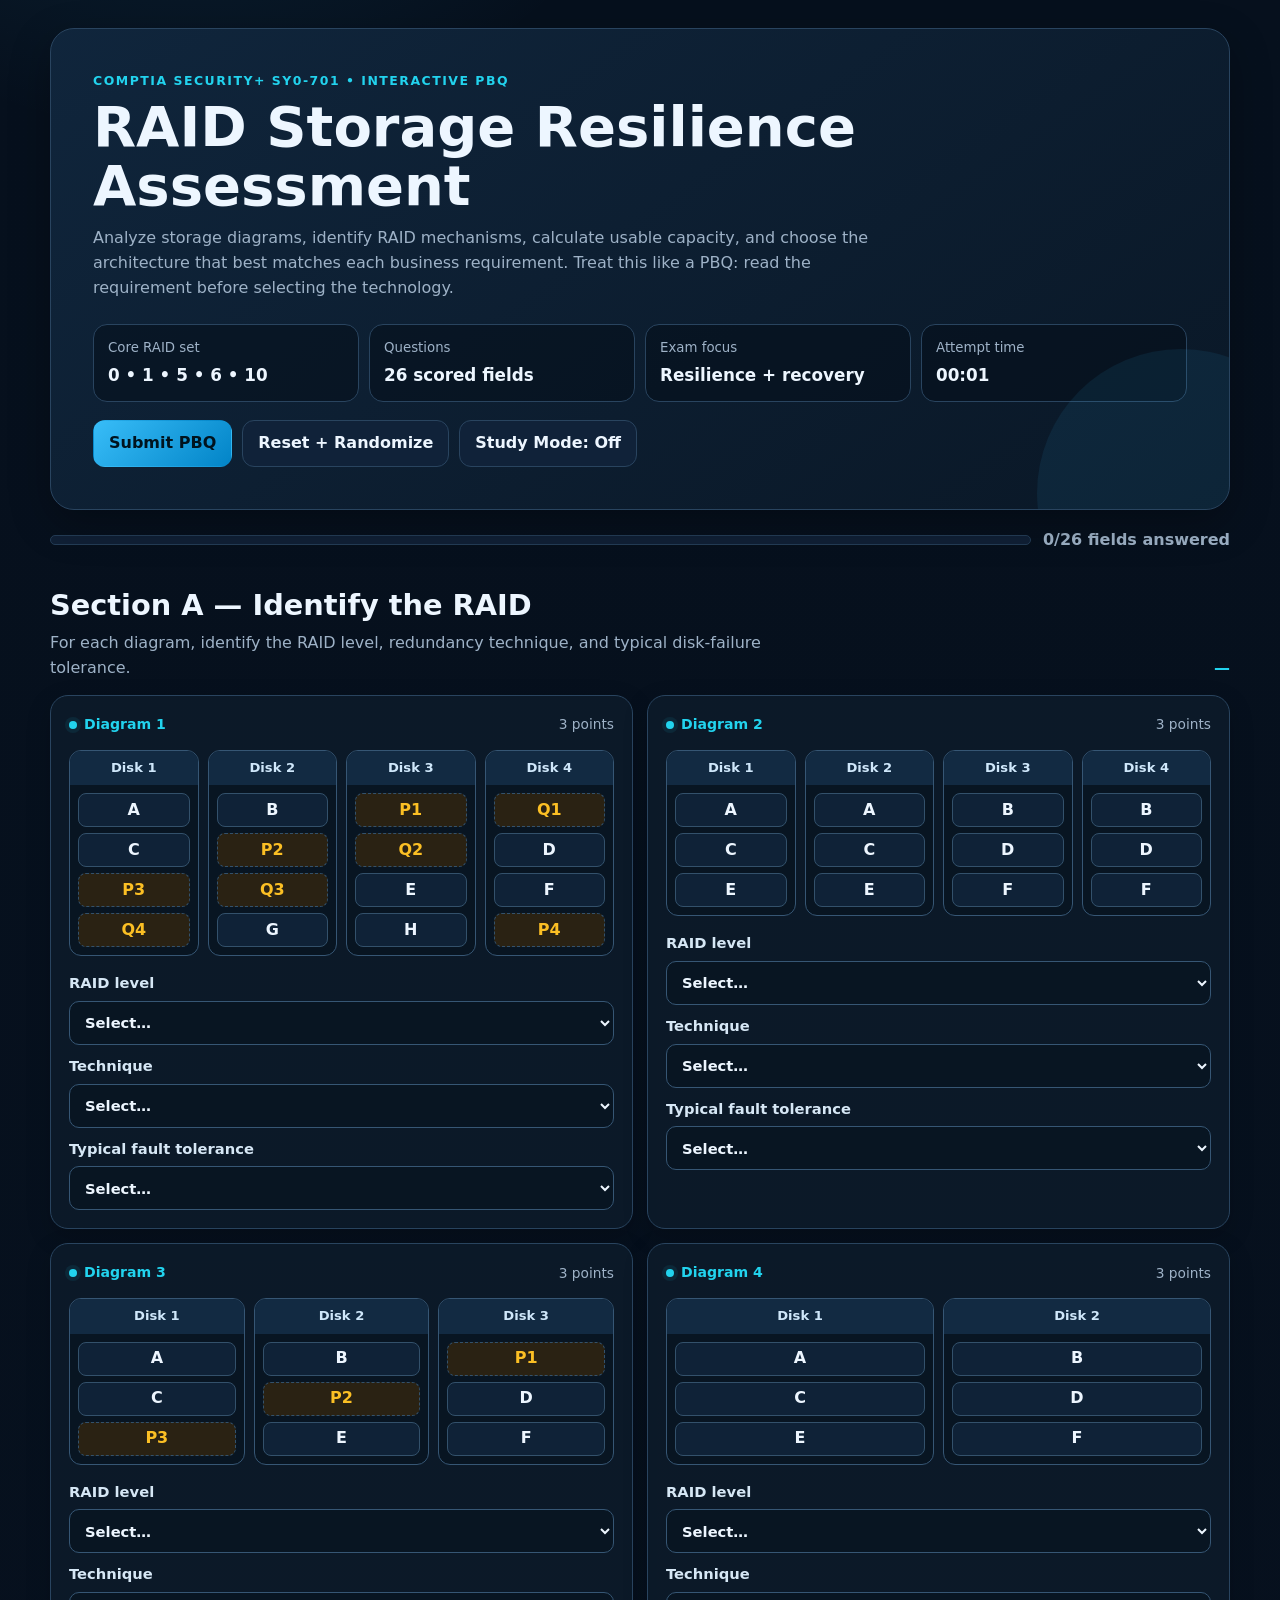
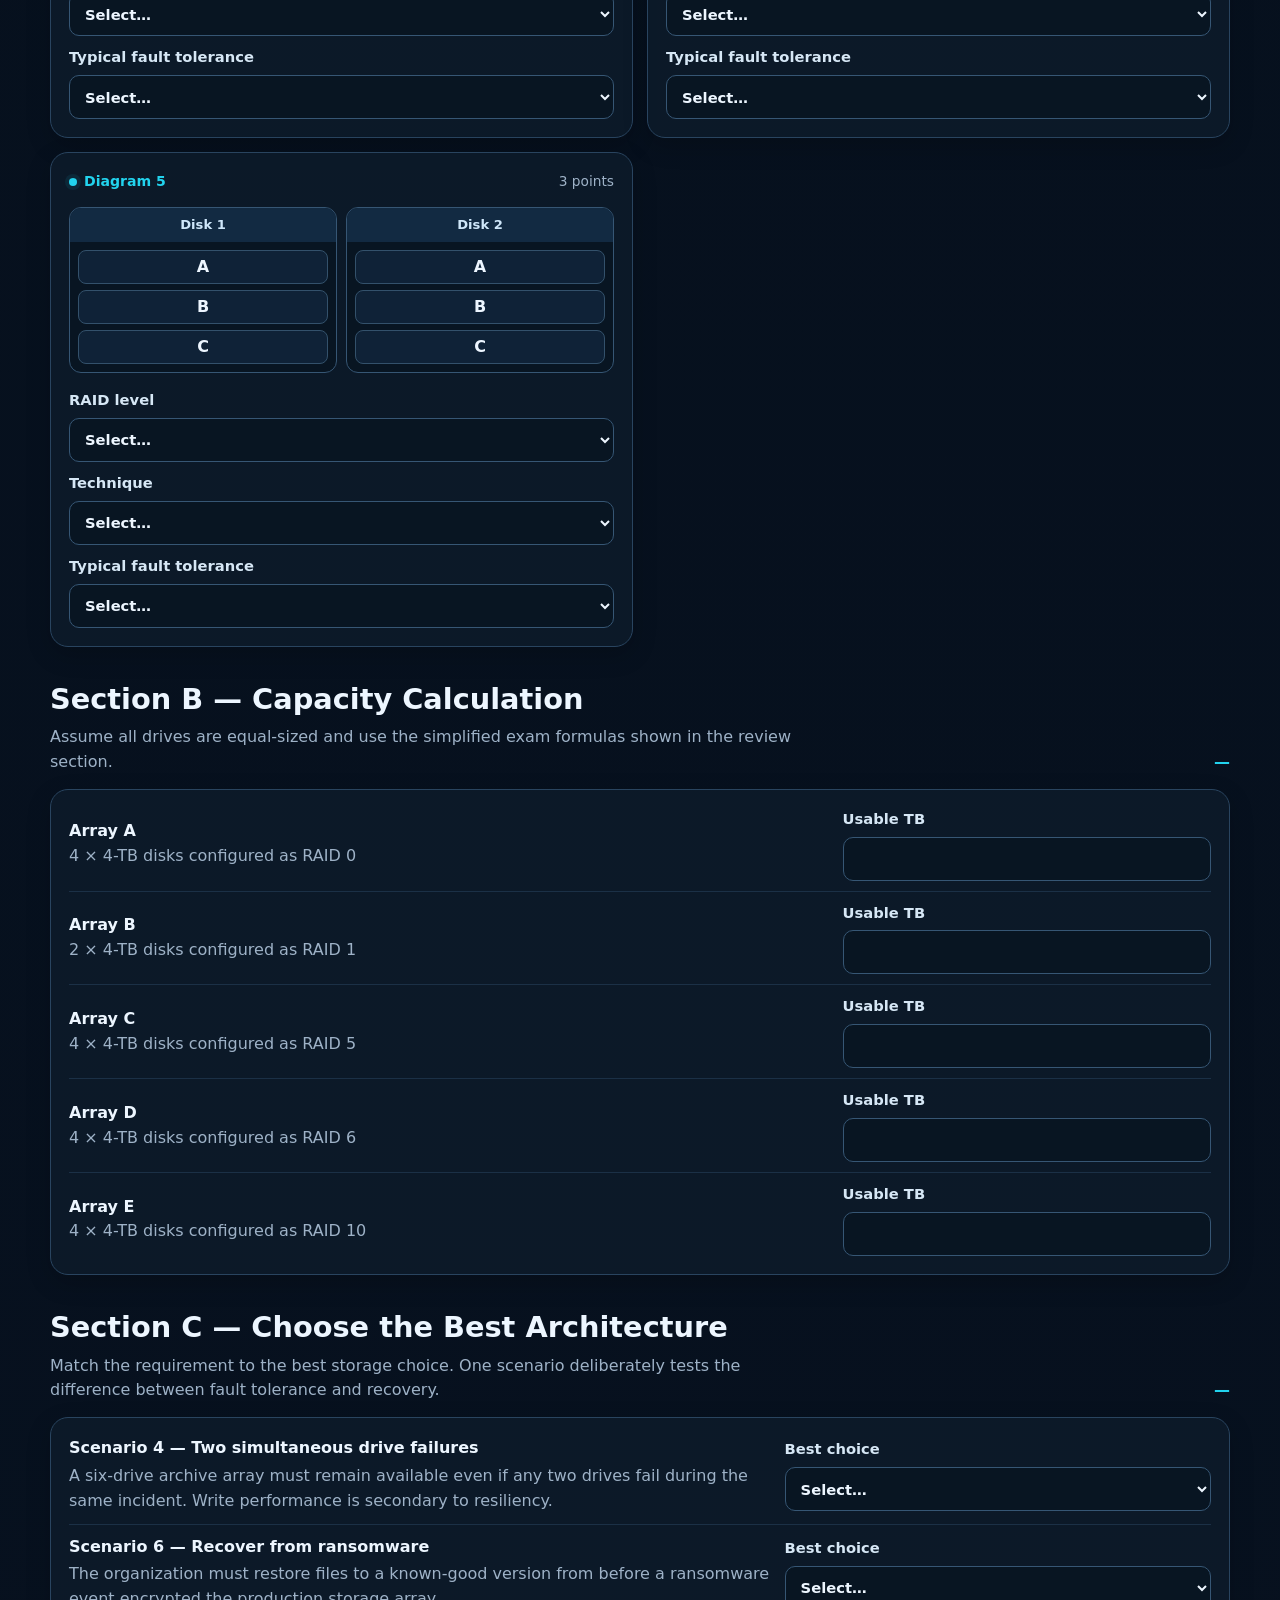
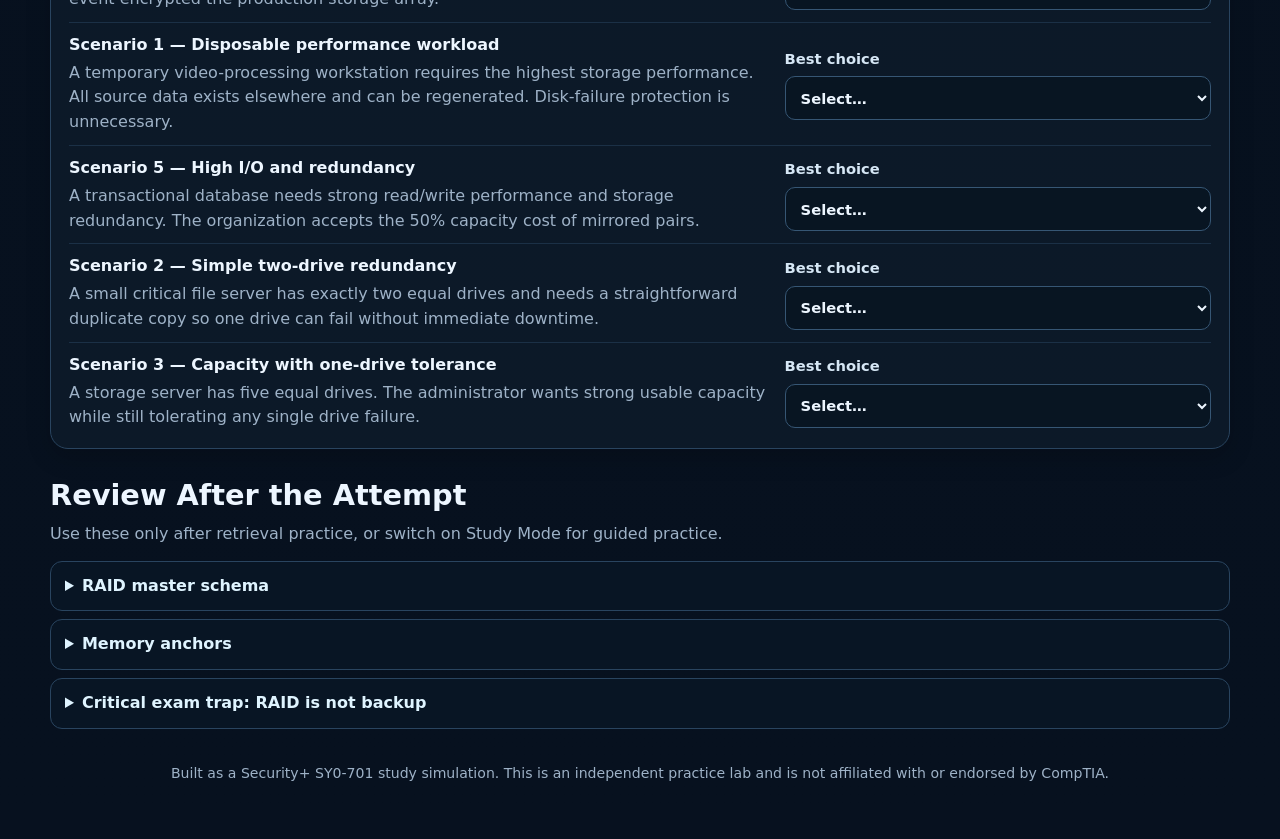
<file: security-plus/raid-pbq/index.html>
<!DOCTYPE html>
<html lang="en">
<head>
  <meta charset="utf-8" />
  <meta name="viewport" content="width=device-width, initial-scale=1" />
  <meta name="description" content="Interactive CompTIA Security+ SY0-701 RAID storage resilience PBQ practice lab." />
  <title>Security+ SY0-701 RAID Resilience PBQ</title>
  <style>
    :root {
      color-scheme: dark;
      --bg: #07111f;
      --panel: #0d1b2a;
      --panel-2: #10263d;
      --line: #29445f;
      --text: #edf6ff;
      --muted: #9eb2c7;
      --accent: #38bdf8;
      --accent-2: #22d3ee;
      --ok: #34d399;
      --bad: #fb7185;
      --warn: #fbbf24;
      --shadow: 0 14px 40px rgba(0,0,0,.28);
      --radius: 18px;
    }
    * { box-sizing: border-box; }
    html { scroll-behavior: smooth; }
    body {
      margin: 0;
      min-height: 100vh;
      background:
        radial-gradient(circle at 15% -10%, rgba(56,189,248,.16), transparent 34rem),
        linear-gradient(180deg, #06101d 0%, var(--bg) 100%);
      color: var(--text);
      font-family: Inter, ui-sans-serif, system-ui, -apple-system, BlinkMacSystemFont, "Segoe UI", sans-serif;
      line-height: 1.55;
    }
    a { color: var(--accent); }
    button, select, input { font: inherit; }
    button, select, input[type="number"] { min-height: 44px; }
    button { cursor: pointer; }
    .shell { width: min(1180px, calc(100% - 28px)); margin: 0 auto; padding: 28px 0 54px; }
    .hero {
      border: 1px solid var(--line);
      background: linear-gradient(145deg, rgba(16,38,61,.96), rgba(10,24,39,.94));
      border-radius: 24px;
      padding: clamp(22px, 4vw, 42px);
      box-shadow: var(--shadow);
      overflow: hidden;
      position: relative;
    }
    .hero::after {
      content: "";
      position: absolute;
      inset: auto -6rem -8rem auto;
      width: 18rem;
      height: 18rem;
      border-radius: 50%;
      background: rgba(56,189,248,.08);
      pointer-events: none;
    }
    .eyebrow { color: var(--accent-2); text-transform: uppercase; letter-spacing: .12em; font-size: .78rem; font-weight: 800; }
    h1 { margin: 8px 0 10px; font-size: clamp(2rem, 5vw, 3.5rem); line-height: 1.05; }
    .hero p { max-width: 780px; color: var(--muted); margin: 0; }
    .meta { margin-top: 24px; display: grid; grid-template-columns: repeat(4, minmax(0,1fr)); gap: 10px; }
    .meta-card { background: rgba(4,14,25,.54); border: 1px solid var(--line); border-radius: 14px; padding: 13px 14px; }
    .meta-card small { color: var(--muted); display: block; }
    .meta-card strong { display: block; margin-top: 3px; font-size: 1.05rem; }
    .toolbar { display: flex; gap: 10px; flex-wrap: wrap; margin: 18px 0 0; }
    .btn { border: 1px solid var(--line); border-radius: 12px; padding: 10px 15px; background: #102239; color: var(--text); font-weight: 750; }
    .btn:hover { border-color: #4e7596; }
    .btn-primary { background: linear-gradient(135deg, var(--accent), #0284c7); color: #00131e; border-color: transparent; }
    .btn-danger { background: #301923; border-color: #6c2e3e; }
    .statusbar { margin: 18px 0 26px; display: grid; grid-template-columns: 1fr auto; gap: 12px; align-items: center; }
    .progress { height: 10px; background: #102036; border: 1px solid #243d57; border-radius: 999px; overflow: hidden; }
    .progress > div { height: 100%; width: 0%; background: linear-gradient(90deg, var(--accent), var(--accent-2)); transition: width .2s ease; }
    .timer { color: var(--muted); font-variant-numeric: tabular-nums; font-weight: 700; }
    .section { margin-top: 30px; }
    .section-head { display: flex; justify-content: space-between; gap: 16px; align-items: end; margin-bottom: 14px; }
    .section h2 { margin: 0; font-size: clamp(1.35rem, 3vw, 1.8rem); }
    .section-head p { margin: 4px 0 0; color: var(--muted); max-width: 760px; }
    .section-score { color: var(--accent-2); font-weight: 800; white-space: nowrap; }
    .grid { display: grid; grid-template-columns: repeat(2, minmax(0, 1fr)); gap: 14px; }
    .card { border: 1px solid var(--line); border-radius: var(--radius); background: rgba(13,27,42,.92); padding: 18px; box-shadow: 0 8px 24px rgba(0,0,0,.18); }
    .card.correct { border-color: rgba(52,211,153,.72); box-shadow: inset 0 0 0 1px rgba(52,211,153,.15); }
    .card.incorrect { border-color: rgba(251,113,133,.78); box-shadow: inset 0 0 0 1px rgba(251,113,133,.12); }
    .card-top { display: flex; justify-content: space-between; gap: 10px; align-items: center; margin-bottom: 14px; }
    .tag { display: inline-flex; align-items: center; gap: 7px; color: var(--accent-2); font-weight: 800; font-size: .88rem; }
    .tag::before { content: ""; width: 8px; height: 8px; border-radius: 999px; background: currentColor; box-shadow: 0 0 0 4px rgba(34,211,238,.08); }
    .points { color: var(--muted); font-size: .86rem; }
    .disk-array { display: grid; gap: 9px; margin: 8px 0 16px; }
    .disk-array.cols-2 { grid-template-columns: repeat(2, minmax(0,1fr)); }
    .disk-array.cols-3 { grid-template-columns: repeat(3, minmax(0,1fr)); }
    .disk-array.cols-4 { grid-template-columns: repeat(4, minmax(0,1fr)); }
    .disk { border: 1px solid #365674; border-radius: 12px; background: #081522; overflow: hidden; min-width: 0; }
    .disk-title { text-align: center; background: #122a42; color: #cfe7fa; padding: 7px 4px; font-weight: 800; font-size: .82rem; }
    .blocks { padding: 8px; display: grid; gap: 6px; }
    .block { min-height: 34px; border: 1px solid #33516b; border-radius: 8px; display: grid; place-items: center; background: #0f2237; font-weight: 800; }
    .block.parity { border-style: dashed; color: var(--warn); background: #2a2213; }
    .fields { display: grid; gap: 10px; }
    label { display: grid; gap: 6px; color: #d6e7f5; font-weight: 700; font-size: .92rem; }
    select, input[type="number"] { width: 100%; border: 1px solid #365674; border-radius: 10px; padding: 9px 11px; color: var(--text); background: #081522; outline: none; }
    select:focus, input:focus, button:focus-visible { outline: 3px solid rgba(56,189,248,.32); outline-offset: 2px; }
    .feedback { margin-top: 12px; border-left: 3px solid var(--line); padding: 9px 11px; background: #091725; border-radius: 8px; color: var(--muted); display: none; }
    .feedback.show { display: block; }
    .correct .feedback { border-color: var(--ok); }
    .incorrect .feedback { border-color: var(--bad); }
    .capacity-row, .scenario { display: grid; grid-template-columns: 1.55fr .75fr; gap: 12px; align-items: center; }
    .capacity-row + .capacity-row, .scenario + .scenario { margin-top: 10px; padding-top: 10px; border-top: 1px solid rgba(41,68,95,.55); }
    .scenario { grid-template-columns: 1.65fr 1fr; }
    .scenario strong { display: block; margin-bottom: 3px; }
    .scenario p, .capacity-row p { margin: 0; color: var(--muted); }
    .mini-feedback { grid-column: 1 / -1; margin: 0; padding: 7px 10px; border-radius: 8px; background: #091725; color: var(--muted); display: none; }
    .mini-feedback.show { display: block; }
    .study-callout { border: 1px solid #285b75; background: rgba(8,51,68,.35); border-radius: 14px; padding: 15px; margin-top: 14px; color: #cbeffd; }
    .results { display: none; margin-top: 26px; border: 1px solid var(--line); border-radius: 20px; padding: 22px; background: linear-gradient(145deg, #0f2538, #0b1a2a); }
    .results.show { display: block; }
    .result-grid { display: grid; grid-template-columns: repeat(4, minmax(0,1fr)); gap: 10px; margin: 14px 0; }
    .score-card { border: 1px solid var(--line); border-radius: 14px; padding: 13px; background: #091827; }
    .score-card small { display: block; color: var(--muted); }
    .score-card strong { font-size: 1.55rem; }
    .score-good { color: var(--ok); }
    .score-mid { color: var(--warn); }
    .score-low { color: var(--bad); }
    .reference { margin-top: 24px; }
    details { border: 1px solid var(--line); border-radius: 12px; background: rgba(9,24,39,.74); padding: 12px 14px; }
    details + details { margin-top: 8px; }
    summary { cursor: pointer; font-weight: 800; color: #dff4ff; }
    table { width: 100%; border-collapse: collapse; margin-top: 12px; font-size: .92rem; }
    th, td { text-align: left; border-bottom: 1px solid var(--line); padding: 9px 7px; vertical-align: top; }
    th { color: var(--accent-2); }
    .footer { text-align: center; color: var(--muted); padding-top: 34px; font-size: .88rem; }
    .hidden { display: none !important; }
    @media (max-width: 820px) {
      .meta, .result-grid { grid-template-columns: repeat(2, minmax(0,1fr)); }
      .grid { grid-template-columns: 1fr; }
    }
    @media (max-width: 620px) {
      .shell { width: min(100% - 18px, 1180px); padding-top: 10px; }
      .hero, .card { padding: 15px; }
      .meta { grid-template-columns: 1fr 1fr; }
      .capacity-row, .scenario { grid-template-columns: 1fr; }
      .scenario select, .capacity-row input { width: 100%; }
      .disk-array.cols-4 .disk-title { font-size: .72rem; }
      .blocks { padding: 5px; }
      .block { min-height: 30px; font-size: .84rem; }
    }
  </style>
</head>
<body>
  <main class="shell">
    <section class="hero" aria-labelledby="page-title">
      <div class="eyebrow">CompTIA Security+ SY0-701 • Interactive PBQ</div>
      <h1 id="page-title">RAID Storage Resilience Assessment</h1>
      <p>Analyze storage diagrams, identify RAID mechanisms, calculate usable capacity, and choose the architecture that best matches each business requirement. Treat this like a PBQ: read the requirement before selecting the technology.</p>
      <div class="meta">
        <div class="meta-card"><small>Core RAID set</small><strong>0 • 1 • 5 • 6 • 10</strong></div>
        <div class="meta-card"><small>Questions</small><strong>26 scored fields</strong></div>
        <div class="meta-card"><small>Exam focus</small><strong>Resilience + recovery</strong></div>
        <div class="meta-card"><small>Attempt time</small><strong id="heroTimer">00:00</strong></div>
      </div>
      <div class="toolbar">
        <button class="btn btn-primary" id="submitBtn" type="button">Submit PBQ</button>
        <button class="btn" id="randomizeBtn" type="button">Reset + Randomize</button>
        <button class="btn" id="studyBtn" type="button" aria-pressed="false">Study Mode: Off</button>
      </div>
    </section>

    <div class="statusbar" aria-label="PBQ completion status">
      <div class="progress" aria-hidden="true"><div id="progressFill"></div></div>
      <div class="timer"><span id="answeredCount">0</span>/26 fields answered</div>
    </div>

    <section class="section" id="sectionA">
      <div class="section-head">
        <div>
          <h2>Section A — Identify the RAID</h2>
          <p>For each diagram, identify the RAID level, redundancy technique, and typical disk-failure tolerance.</p>
        </div>
        <div class="section-score" id="scoreA">—</div>
      </div>
      <div class="grid" id="raidGrid"></div>
    </section>

    <section class="section" id="sectionB">
      <div class="section-head">
        <div>
          <h2>Section B — Capacity Calculation</h2>
          <p>Assume all drives are equal-sized and use the simplified exam formulas shown in the review section.</p>
        </div>
        <div class="section-score" id="scoreB">—</div>
      </div>
      <div class="card" id="capacityCard"></div>
    </section>

    <section class="section" id="sectionC">
      <div class="section-head">
        <div>
          <h2>Section C — Choose the Best Architecture</h2>
          <p>Match the requirement to the best storage choice. One scenario deliberately tests the difference between fault tolerance and recovery.</p>
        </div>
        <div class="section-score" id="scoreC">—</div>
      </div>
      <div class="card" id="scenarioCard"></div>
      <div class="study-callout hidden" id="studyCallout"><strong>Signal → requirement → technology.</strong> Performance only points toward RAID 0. Mirroring points toward RAID 1. Single-parity tolerance points toward RAID 5. Two-disk tolerance points toward RAID 6. High I/O plus redundancy points toward RAID 10. Historical recovery from ransomware/deletion points toward backups, not RAID.</div>
    </section>

    <section class="results" id="results" aria-live="polite">
      <div class="eyebrow">Attempt Results</div>
      <h2 id="resultHeadline">PBQ scored</h2>
      <div class="result-grid">
        <div class="score-card"><small>Total score</small><strong id="totalScore">0%</strong></div>
        <div class="score-card"><small>RAID identification</small><strong id="resultA">0/15</strong></div>
        <div class="score-card"><small>Capacity</small><strong id="resultB">0/5</strong></div>
        <div class="score-card"><small>Architecture</small><strong id="resultC">0/6</strong></div>
      </div>
      <p id="resultMessage"></p>
    </section>

    <section class="section reference">
      <div class="section-head"><div><h2>Review After the Attempt</h2><p>Use these only after retrieval practice, or switch on Study Mode for guided practice.</p></div></div>
      <details>
        <summary>RAID master schema</summary>
        <div style="overflow-x:auto">
          <table>
            <thead><tr><th>RAID</th><th>Mechanism</th><th>Minimum disks</th><th>Typical tolerance</th><th>Usable capacity</th><th>Main signal</th></tr></thead>
            <tbody>
              <tr><td>0</td><td>Striping</td><td>2</td><td>0</td><td>N × drive size</td><td>Speed / no redundancy</td></tr>
              <tr><td>1</td><td>Mirroring</td><td>2</td><td>1 in a 2-disk mirror</td><td>≈ 50%</td><td>Copy / simple redundancy</td></tr>
              <tr><td>5</td><td>Striping + distributed single parity</td><td>3</td><td>1 disk</td><td>(N − 1) × drive size</td><td>Capacity + one failure</td></tr>
              <tr><td>6</td><td>Striping + distributed dual parity</td><td>4</td><td>2 disks</td><td>(N − 2) × drive size</td><td>Two failures</td></tr>
              <tr><td>10</td><td>Striping across mirrored pairs</td><td>4</td><td>At least 1; more may survive if not in same pair</td><td>≈ 50%</td><td>High I/O + redundancy</td></tr>
            </tbody>
          </table>
        </div>
      </details>
      <details>
        <summary>Memory anchors</summary>
        <p><strong>0 = SPEED</strong> • <strong>1 = COPY</strong> • <strong>5 = ONE PARITY</strong> • <strong>6 = TWO PARITY</strong> • <strong>10 = SPEED + COPY</strong></p>
      </details>
      <details>
        <summary>Critical exam trap: RAID is not backup</summary>
        <p>RAID primarily supports availability and fault tolerance against drive failure. Backups preserve recoverable historical copies. RAID alone does not protect you from ransomware encryption, accidental deletion, application corruption, catastrophic chassis loss, or every site-level event.</p>
      </details>
    </section>

    <div class="footer">Built as a Security+ SY0-701 study simulation. This is an independent practice lab and is not affiliated with or endorsed by CompTIA.</div>
  </main>

  <script>
    const raidItems = [
      {
        id: 'r0', raid: 'RAID 0', technique: 'Striping', tolerance: '0 disk failures',
        disks: [['A','C','E'], ['B','D','F']],
        explanation: 'Different blocks are striped across disks with no mirror and no parity. Any disk failure breaks the array.'
      },
      {
        id: 'r1', raid: 'RAID 1', technique: 'Mirroring', tolerance: '1 disk failure',
        disks: [['A','B','C'], ['A','B','C']],
        explanation: 'Every block is duplicated on the mirror. In a basic two-disk mirror, one disk may fail while the other remains.'
      },
      {
        id: 'r5', raid: 'RAID 5', technique: 'Striping + single parity', tolerance: '1 disk failure',
        disks: [['A','C','P3'], ['B','P2','E'], ['P1','D','F']],
        parity: ['P1','P2','P3'],
        explanation: 'Data is striped while a single parity block rotates across the disks. RAID 5 tolerates one disk failure.'
      },
      {
        id: 'r6', raid: 'RAID 6', technique: 'Striping + dual parity', tolerance: '2 disk failures',
        disks: [['A','C','P3','Q4'], ['B','P2','Q3','G'], ['P1','Q2','E','H'], ['Q1','D','F','P4']],
        parity: ['P1','P2','P3','P4','Q1','Q2','Q3','Q4'],
        explanation: 'Each stripe has two independent parity values (P and Q). Dual parity is the key signal for RAID 6 and two-disk fault tolerance.'
      },
      {
        id: 'r10', raid: 'RAID 10', technique: 'Striping across mirrors', tolerance: 'At least 1 disk failure',
        disks: [['A','C','E'], ['A','C','E'], ['B','D','F'], ['B','D','F']],
        explanation: 'Disk 1 mirrors Disk 2, and Disk 3 mirrors Disk 4, while data is striped across the mirror pairs. This combines performance and redundancy.'
      }
    ];

    const capacities = [
      { id: 'c0', label: 'Array A', text: '4 × 4-TB disks configured as RAID 0', answer: 16, explanation: 'RAID 0 uses all four drives: 4 × 4 TB = 16 TB.' },
      { id: 'c1', label: 'Array B', text: '2 × 4-TB disks configured as RAID 1', answer: 4, explanation: 'A two-disk mirror has the usable capacity of one drive: 4 TB.' },
      { id: 'c5', label: 'Array C', text: '4 × 4-TB disks configured as RAID 5', answer: 12, explanation: '(N − 1) × size = (4 − 1) × 4 TB = 12 TB.' },
      { id: 'c6', label: 'Array D', text: '4 × 4-TB disks configured as RAID 6', answer: 8, explanation: '(N − 2) × size = (4 − 2) × 4 TB = 8 TB.' },
      { id: 'c10', label: 'Array E', text: '4 × 4-TB disks configured as RAID 10', answer: 8, explanation: 'RAID 10 uses roughly 50% of raw capacity for mirrored copies: 16 TB raw → 8 TB usable.' }
    ];

    const scenarios = [
      { id: 's0', title: 'Scenario 1 — Disposable performance workload', text: 'A temporary video-processing workstation requires the highest storage performance. All source data exists elsewhere and can be regenerated. Disk-failure protection is unnecessary.', answer: 'RAID 0', explanation: 'The signal is performance with no redundancy requirement, so RAID 0 is the best fit.' },
      { id: 's1', title: 'Scenario 2 — Simple two-drive redundancy', text: 'A small critical file server has exactly two equal drives and needs a straightforward duplicate copy so one drive can fail without immediate downtime.', answer: 'RAID 1', explanation: 'Two drives + identical copy + one-drive survival maps directly to RAID 1 mirroring.' },
      { id: 's5', title: 'Scenario 3 — Capacity with one-drive tolerance', text: 'A storage server has five equal drives. The administrator wants strong usable capacity while still tolerating any single drive failure.', answer: 'RAID 5', explanation: 'Capacity efficiency plus one-disk fault tolerance points to RAID 5.' },
      { id: 's6', title: 'Scenario 4 — Two simultaneous drive failures', text: 'A six-drive archive array must remain available even if any two drives fail during the same incident. Write performance is secondary to resiliency.', answer: 'RAID 6', explanation: 'The decisive signal is survival of two simultaneous drive failures: RAID 6 uses dual parity.' },
      { id: 's10', title: 'Scenario 5 — High I/O and redundancy', text: 'A transactional database needs strong read/write performance and storage redundancy. The organization accepts the 50% capacity cost of mirrored pairs.', answer: 'RAID 10', explanation: 'High I/O plus mirroring/redundancy is the classic RAID 10 requirement.' },
      { id: 'sb', title: 'Scenario 6 — Recover from ransomware', text: 'The organization must restore files to a known-good version from before a ransomware event encrypted the production storage array.', answer: 'Backups', explanation: 'RAID protects availability from disk failure; it does not provide historical recovery. A protected backup is required.' }
    ];

    const raidOptions = ['', 'RAID 0', 'RAID 1', 'RAID 5', 'RAID 6', 'RAID 10'];
    const techniqueOptions = ['', 'Striping', 'Mirroring', 'Striping + single parity', 'Striping + dual parity', 'Striping across mirrors'];
    const toleranceOptions = ['', '0 disk failures', '1 disk failure', '2 disk failures', 'At least 1 disk failure'];
    const architectureOptions = ['', 'RAID 0', 'RAID 1', 'RAID 5', 'RAID 6', 'RAID 10', 'Backups'];

    let studyMode = false;
    let startedAt = Date.now();
    let timerId;

    const $ = (id) => document.getElementById(id);
    const shuffle = (arr) => [...arr].sort(() => Math.random() - 0.5);
    const optionMarkup = (items) => items.map(v => `<option value="${v}">${v || 'Select…'}</option>`).join('');

    function renderRaidCards() {
      const grid = $('raidGrid');
      grid.innerHTML = '';
      shuffle(raidItems).forEach((item, index) => {
        const cols = item.disks.length;
        const card = document.createElement('article');
        card.className = 'card raid-card';
        card.dataset.id = item.id;
        const disksHtml = item.disks.map((disk, dIndex) => {
          const blocks = disk.map(block => `<div class="block ${(item.parity || []).includes(block) ? 'parity' : ''}">${block}</div>`).join('');
          return `<div class="disk"><div class="disk-title">Disk ${dIndex + 1}</div><div class="blocks">${blocks}</div></div>`;
        }).join('');
        card.innerHTML = `
          <div class="card-top"><div class="tag">Diagram ${index + 1}</div><div class="points">3 points</div></div>
          <div class="disk-array cols-${cols}">${disksHtml}</div>
          <div class="fields">
            <label>RAID level<select data-kind="raid" aria-label="RAID level for diagram ${index + 1}">${optionMarkup(raidOptions)}</select></label>
            <label>Technique<select data-kind="technique" aria-label="Technique for diagram ${index + 1}">${optionMarkup(techniqueOptions)}</select></label>
            <label>Typical fault tolerance<select data-kind="tolerance" aria-label="Fault tolerance for diagram ${index + 1}">${optionMarkup(toleranceOptions)}</select></label>
          </div>
          <div class="feedback" data-feedback></div>`;
        grid.appendChild(card);
      });
    }

    function renderCapacity() {
      const card = $('capacityCard');
      card.innerHTML = capacities.map(item => `
        <div class="capacity-row" data-id="${item.id}">
          <div><strong>${item.label}</strong><p>${item.text}</p></div>
          <label>Usable TB<input type="number" min="0" step="1" inputmode="numeric" aria-label="Usable capacity in TB for ${item.label}"></label>
          <div class="mini-feedback" data-feedback></div>
        </div>`).join('');
    }

    function renderScenarios() {
      const card = $('scenarioCard');
      card.innerHTML = shuffle(scenarios).map(item => `
        <div class="scenario" data-id="${item.id}">
          <div><strong>${item.title}</strong><p>${item.text}</p></div>
          <label>Best choice<select aria-label="Best architecture for ${item.title}">${optionMarkup(architectureOptions)}</select></label>
          <div class="mini-feedback" data-feedback></div>
        </div>`).join('');
    }

    function clearScores() {
      document.querySelectorAll('.correct,.incorrect').forEach(el => el.classList.remove('correct','incorrect'));
      document.querySelectorAll('[data-feedback]').forEach(el => { el.classList.remove('show'); el.textContent = ''; });
      ['scoreA','scoreB','scoreC'].forEach(id => $(id).textContent = '—');
      $('results').classList.remove('show');
    }

    function answerCount() {
      const selects = [...document.querySelectorAll('select')];
      const nums = [...document.querySelectorAll('input[type="number"]')];
      const count = selects.filter(s => s.value).length + nums.filter(n => n.value !== '').length;
      $('answeredCount').textContent = count;
      $('progressFill').style.width = `${Math.round((count / 26) * 100)}%`;
    }

    function gradeRaid() {
      let score = 0;
      document.querySelectorAll('.raid-card').forEach(card => {
        const item = raidItems.find(r => r.id === card.dataset.id);
        const raid = card.querySelector('[data-kind="raid"]').value;
        const technique = card.querySelector('[data-kind="technique"]').value;
        const tolerance = card.querySelector('[data-kind="tolerance"]').value;
        const earned = Number(raid === item.raid) + Number(technique === item.technique) + Number(tolerance === item.tolerance);
        score += earned;
        card.classList.toggle('correct', earned === 3);
        card.classList.toggle('incorrect', earned !== 3);
        const f = card.querySelector('[data-feedback]');
        f.innerHTML = `<strong>${earned}/3.</strong> Correct: ${item.raid} • ${item.technique} • ${item.tolerance}. ${item.explanation}`;
        f.classList.add('show');
      });
      return score;
    }

    function gradeCapacity() {
      let score = 0;
      document.querySelectorAll('.capacity-row').forEach(row => {
        const item = capacities.find(c => c.id === row.dataset.id);
        const value = Number(row.querySelector('input').value);
        const isCorrect = row.querySelector('input').value !== '' && value === item.answer;
        score += Number(isCorrect);
        row.classList.toggle('correct', isCorrect);
        row.classList.toggle('incorrect', !isCorrect);
        const f = row.querySelector('[data-feedback]');
        f.textContent = `${isCorrect ? 'Correct.' : 'Correct answer: ' + item.answer + ' TB.'} ${item.explanation}`;
        f.classList.add('show');
      });
      return score;
    }

    function gradeScenarios() {
      let score = 0;
      document.querySelectorAll('.scenario').forEach(row => {
        const item = scenarios.find(s => s.id === row.dataset.id);
        const value = row.querySelector('select').value;
        const isCorrect = value === item.answer;
        score += Number(isCorrect);
        row.classList.toggle('correct', isCorrect);
        row.classList.toggle('incorrect', !isCorrect);
        const f = row.querySelector('[data-feedback]');
        f.textContent = `${isCorrect ? 'Correct.' : 'Correct answer: ' + item.answer + '.'} ${item.explanation}`;
        f.classList.add('show');
      });
      return score;
    }

    function scoreClass(pct) {
      return pct >= 85 ? 'score-good' : pct >= 70 ? 'score-mid' : 'score-low';
    }

    function submitPBQ() {
      const a = gradeRaid();
      const b = gradeCapacity();
      const c = gradeScenarios();
      const total = a + b + c;
      const pct = Math.round((total / 26) * 100);
      $('scoreA').textContent = `${a}/15`;
      $('scoreB').textContent = `${b}/5`;
      $('scoreC').textContent = `${c}/6`;
      $('resultA').textContent = `${a}/15`;
      $('resultB').textContent = `${b}/5`;
      $('resultC').textContent = `${c}/6`;
      $('totalScore').textContent = `${pct}%`;
      $('totalScore').className = scoreClass(pct);
      $('resultHeadline').textContent = pct >= 85 ? 'Strong RAID schema' : pct >= 70 ? 'Close — repair the weak signals' : 'Rebuild the RAID decision flow';
      $('resultMessage').textContent = pct >= 85
        ? 'You are consistently linking diagrams and requirements to the correct resilience mechanism. Review any red items, then reset and randomize for another retrieval pass.'
        : pct >= 70
          ? 'Your foundation is usable, but one or two RAID signals are still competing. Focus on parity count, mirror patterns, and the requirement wording before another attempt.'
          : 'Return to the master schema and reduce each choice to its signal: speed, copy, one parity, two parity, or speed + copy. Then retry without looking at the reference.';
      $('results').classList.add('show');
      $('results').scrollIntoView({ behavior: 'smooth', block: 'center' });
    }

    function resetPBQ() {
      clearScores();
      renderRaidCards();
      renderCapacity();
      renderScenarios();
      document.querySelectorAll('select,input').forEach(el => {
        el.addEventListener('change', answerCount);
        el.addEventListener('input', answerCount);
      });
      startedAt = Date.now();
      answerCount();
      applyStudyMode();
      window.scrollTo({ top: 0, behavior: 'smooth' });
    }

    function applyStudyMode() {
      $('studyCallout').classList.toggle('hidden', !studyMode);
      $('studyBtn').textContent = `Study Mode: ${studyMode ? 'On' : 'Off'}`;
      $('studyBtn').setAttribute('aria-pressed', String(studyMode));
      if (!studyMode) return;
      document.querySelectorAll('.raid-card').forEach(card => {
        const item = raidItems.find(r => r.id === card.dataset.id);
        const f = card.querySelector('[data-feedback]');
        f.textContent = `Hint: ${item.explanation}`;
        f.classList.add('show');
      });
      document.querySelectorAll('.capacity-row').forEach(row => {
        const item = capacities.find(c => c.id === row.dataset.id);
        const f = row.querySelector('[data-feedback]');
        f.textContent = `Hint: ${item.explanation}`;
        f.classList.add('show');
      });
    }

    function tick() {
      const elapsed = Math.max(0, Math.floor((Date.now() - startedAt) / 1000));
      const mins = String(Math.floor(elapsed / 60)).padStart(2, '0');
      const secs = String(elapsed % 60).padStart(2, '0');
      $('heroTimer').textContent = `${mins}:${secs}`;
    }

    $('submitBtn').addEventListener('click', submitPBQ);
    $('randomizeBtn').addEventListener('click', resetPBQ);
    $('studyBtn').addEventListener('click', () => {
      studyMode = !studyMode;
      clearScores();
      document.querySelectorAll('[data-feedback]').forEach(el => { el.classList.remove('show'); el.textContent = ''; });
      applyStudyMode();
    });

    resetPBQ();
    timerId = setInterval(tick, 1000);
    tick();
  </script>
</body>
</html>
</file>
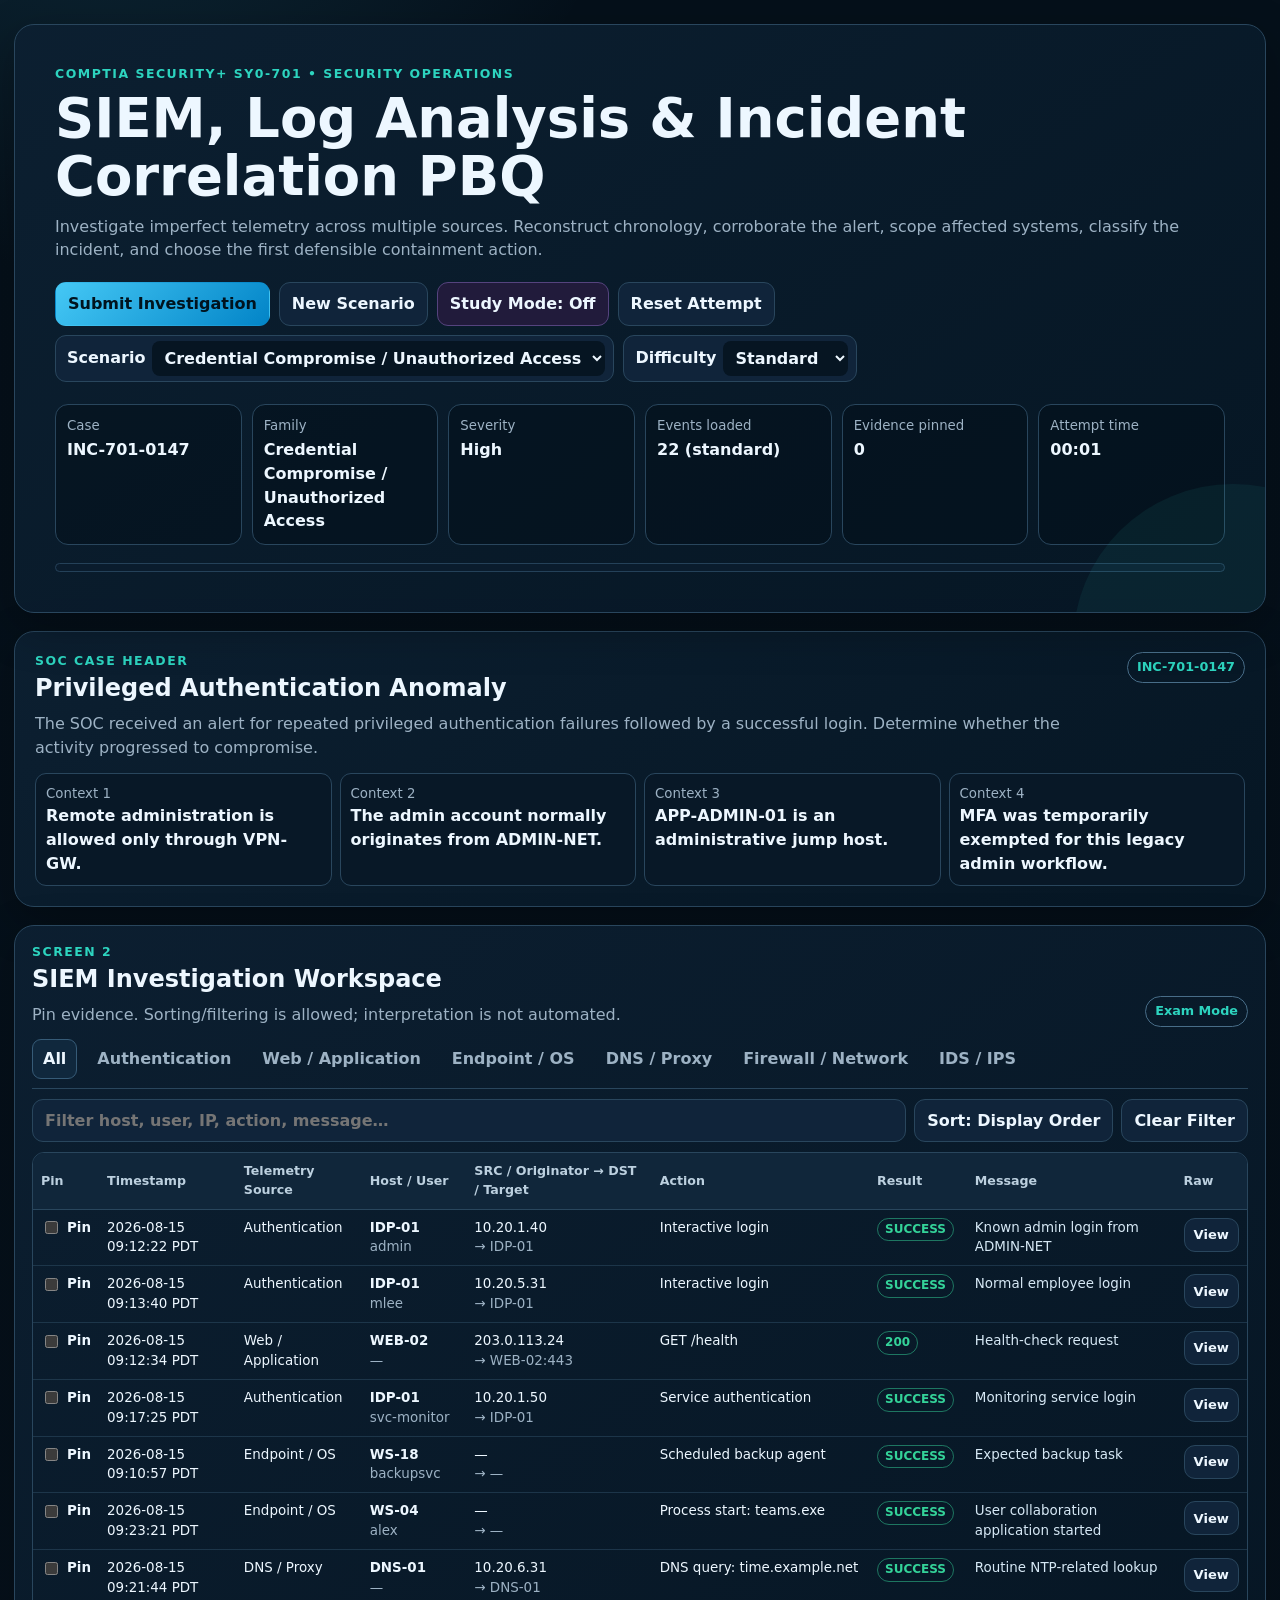
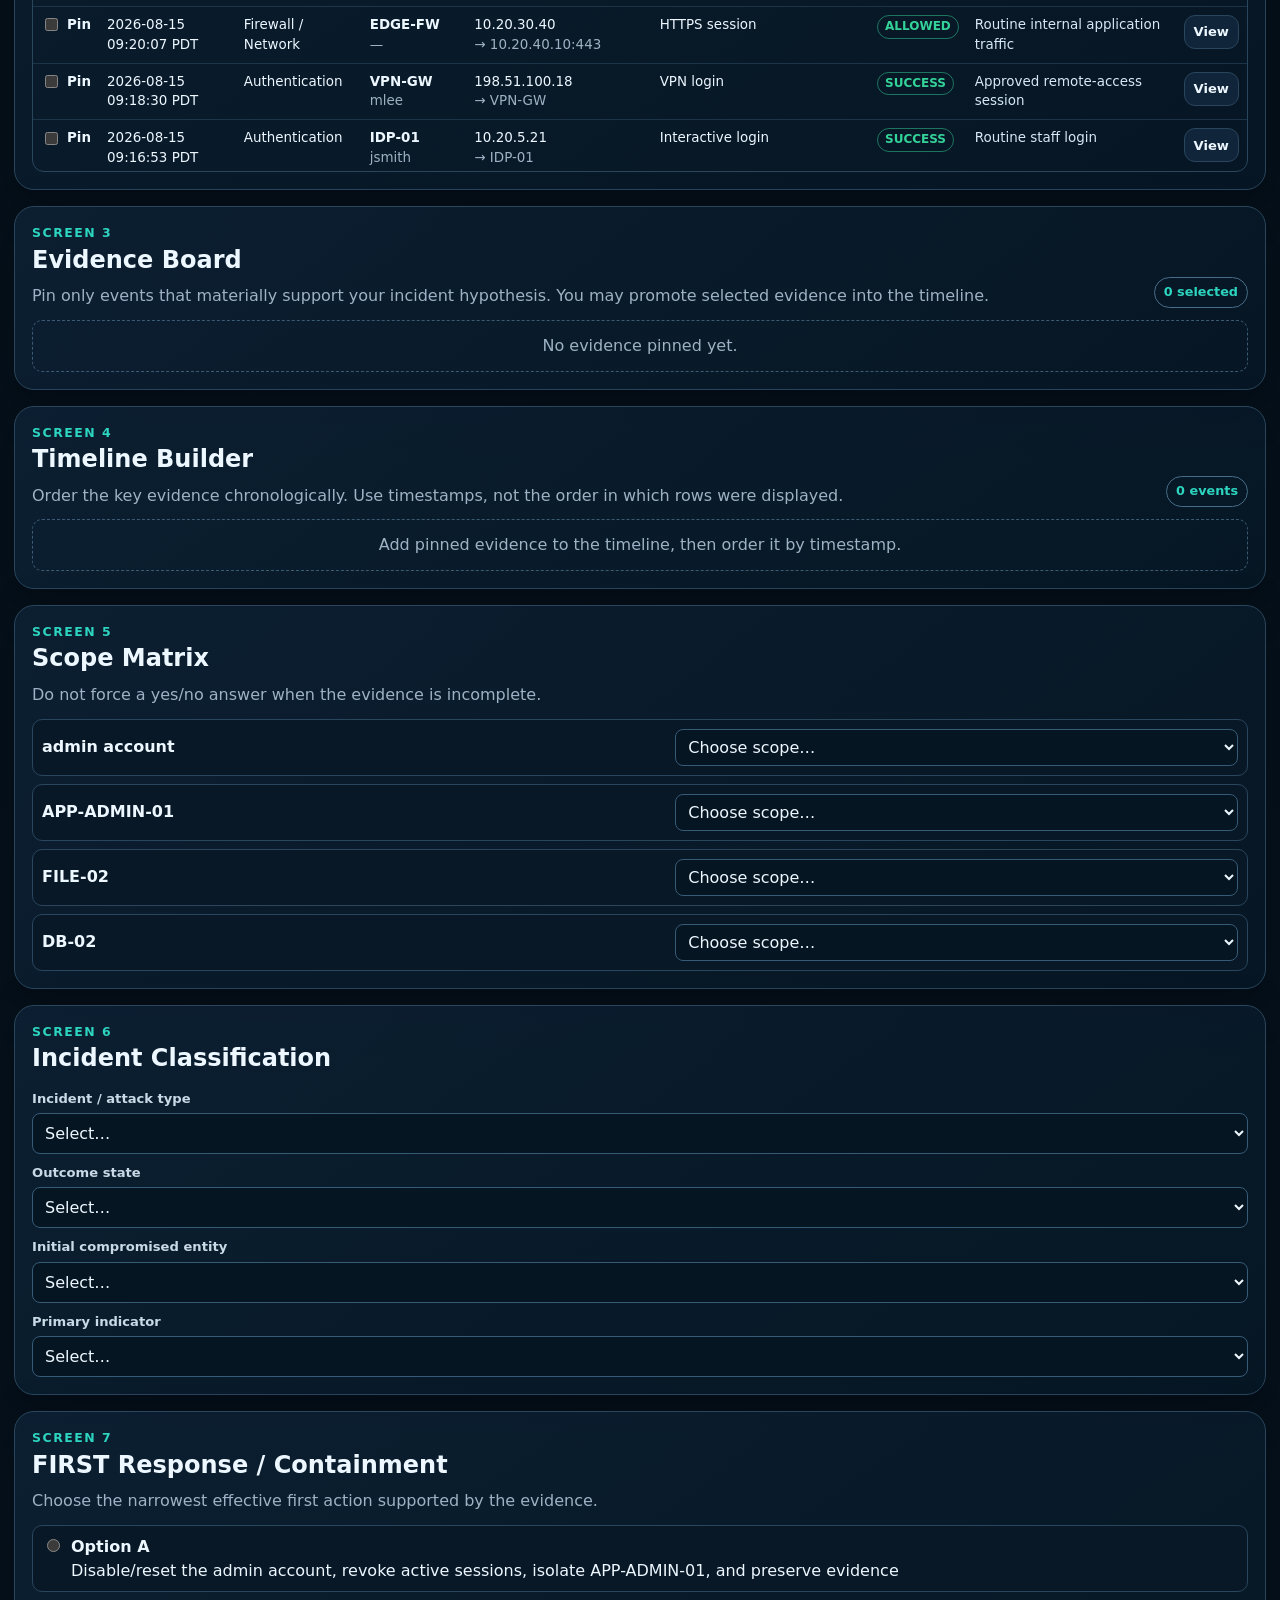
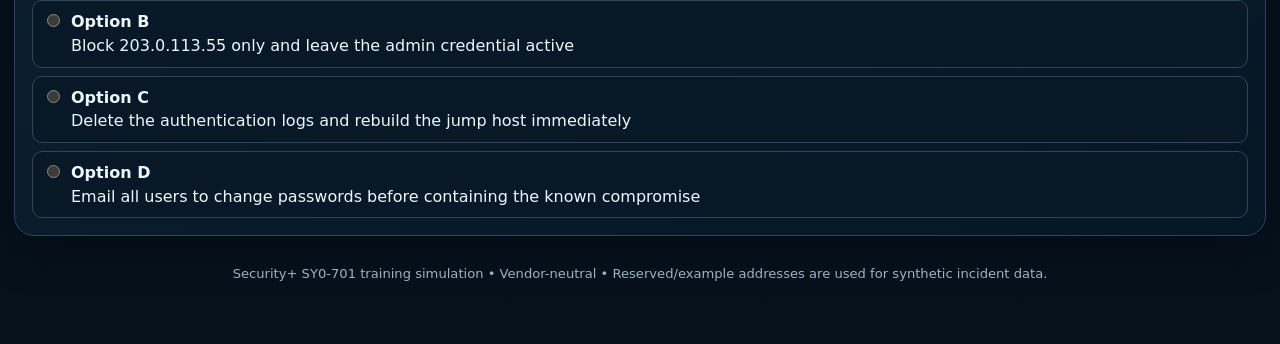
<file: security-plus/siem-log-analysis-pbq/index.html>
<!doctype html>
<html lang="en">
<head>
<meta charset="utf-8">
<meta name="viewport" content="width=device-width,initial-scale=1">
<meta name="description" content="CompTIA Security+ SY0-701 SIEM, log analysis, incident correlation, timeline reconstruction, scope analysis, and containment PBQ practice.">
<title>Security+ SY0-701 — SIEM Log Analysis PBQ</title>
<style>
:root{
  color-scheme:dark;
  --bg:#06111c;--panel:#0b1c2c;--panel2:#10263a;--panel3:#071827;
  --line:#29465d;--text:#edf7ff;--muted:#9db2c4;--accent:#45c8f5;--cyan:#2dd4bf;
  --ok:#34d399;--warn:#fbbf24;--bad:#fb7185;--violet:#a78bfa;--shadow:0 15px 45px rgba(0,0,0,.28);
}
*{box-sizing:border-box}
html{scroll-behavior:smooth}
body{margin:0;background:radial-gradient(circle at 8% -8%,rgba(69,200,245,.16),transparent 35rem),linear-gradient(180deg,#05101a,var(--bg));font-family:Inter,ui-sans-serif,system-ui,-apple-system,BlinkMacSystemFont,"Segoe UI",sans-serif;color:var(--text);line-height:1.48;min-height:100vh}
button,select,input{font:inherit}
button{cursor:pointer}
a{color:var(--accent)}
.shell{width:min(1720px,calc(100% - 28px));margin:auto;padding:24px 0 60px}
.hero,.panel,.case,.results{border:1px solid var(--line);background:linear-gradient(145deg,rgba(12,31,49,.97),rgba(6,22,36,.97));border-radius:20px;box-shadow:var(--shadow)}
.panel,.case,.results{overflow:hidden}
.hero{padding:clamp(22px,4vw,40px);position:relative;overflow:hidden}
.hero:after{content:"";position:absolute;width:20rem;height:20rem;right:-8rem;bottom:-12rem;border-radius:50%;background:rgba(45,212,191,.07);pointer-events:none}
.eyebrow{text-transform:uppercase;letter-spacing:.12em;font-size:.78rem;color:var(--cyan);font-weight:850}
h1{font-size:clamp(2rem,4.8vw,3.4rem);line-height:1.05;margin:7px 0 10px}
h2,h3{margin:0}
p{margin:6px 0 0}
.muted{color:var(--muted)}
.toolbar,.mini-toolbar,.tabs,.actions,.pill-row{display:flex;gap:9px;flex-wrap:wrap;align-items:center}
.toolbar{margin-top:20px}
.btn,.select-wrap,.search{border:1px solid var(--line);background:#10243a;color:var(--text);border-radius:11px;min-height:43px;padding:9px 12px;font-weight:760}
.btn:hover{border-color:#4d7898}
.btn-primary{background:linear-gradient(135deg,var(--accent),#0284c7);color:#00131e;border-color:transparent}
.btn-study{background:#211b3b;border-color:#55437e}
.btn-danger{background:#341522;border-color:#6f2d44}
.btn-small{min-height:34px;padding:6px 9px;font-size:.82rem}
select,input{background:#061522;color:var(--text);border:1px solid #365b77;border-radius:8px;padding:7px 8px}
.select-wrap{display:inline-flex;gap:7px;align-items:center;padding:5px 8px 5px 11px}
.select-wrap select{border:0;min-height:31px}
.meta{display:grid;grid-template-columns:repeat(6,minmax(0,1fr));gap:10px;margin-top:22px}
.meta-card{border:1px solid var(--line);background:rgba(3,14,25,.5);border-radius:13px;padding:11px}
.meta-card small{color:var(--muted);display:block}
.meta-card strong{display:block;margin-top:3px;overflow-wrap:anywhere}
.progressbar{height:9px;border:1px solid #244159;border-radius:999px;background:#0a1c2d;overflow:hidden;margin-top:18px}
.progressbar>div{height:100%;width:0;background:linear-gradient(90deg,var(--accent),var(--cyan));transition:width .2s}
.case{padding:20px;margin-top:18px}
.case-head,.panel-head,.source-head,.evidence-row,.timeline-row,.rel-row{display:flex;justify-content:space-between;gap:14px;align-items:flex-start}
.badge{border:1px solid #486d88;border-radius:999px;padding:5px 9px;color:var(--cyan);font-size:.8rem;font-weight:850;white-space:nowrap}
.facts{display:grid;grid-template-columns:repeat(4,minmax(0,1fr));gap:8px;margin-top:14px}
.fact{border:1px solid var(--line);background:#081827;border-radius:11px;padding:10px}
.fact small{color:var(--muted);display:block}
.study-panel{display:none;margin-top:14px;border:1px solid #285b75;background:rgba(8,51,68,.32);border-radius:13px;padding:13px}
.study-panel.show{display:block}
.study-grid{display:grid;grid-template-columns:repeat(4,minmax(0,1fr));gap:8px;margin-top:10px}
.study-item{border-left:3px solid var(--accent);background:#081827;border-radius:8px;padding:9px}
.study-item strong{display:block}
.study-item span{display:block;color:var(--muted);font-size:.83rem;margin-top:2px}
.layout{display:grid;grid-template-columns:minmax(0,1.45fr) minmax(320px,420px);gap:16px;margin-top:18px}
.layout>*{min-width:0}
.stack{display:grid;gap:16px}
.panel{padding:17px}
.panel-head{align-items:end;margin-bottom:12px}
.tabs{border-bottom:1px solid var(--line);padding-bottom:9px;margin-bottom:10px}
.tab{border:1px solid transparent;background:transparent;color:var(--muted);border-radius:9px;padding:7px 10px;font-weight:800}
.tab.active{background:#10283d;color:var(--text);border-color:#365b77}
.source-tools{display:grid;grid-template-columns:minmax(210px,1fr) auto auto;gap:8px;margin-bottom:10px}
.table-scroll{overflow:auto;max-width:100%;max-height:620px;border:1px solid var(--line);border-radius:12px}
.log-table{border-collapse:collapse;width:100%;min-width:1120px}
.log-table th{position:sticky;top:0;background:#10263a;color:#bcd0df;text-align:left;padding:9px 8px;font-size:.79rem;z-index:1;border-bottom:1px solid var(--line)}
.log-table td{padding:8px;border-bottom:1px solid rgba(41,70,93,.62);vertical-align:top;font-size:.84rem}
.log-table tr:hover td{background:rgba(69,200,245,.035)}
.log-table tr.post-evidence td{background:rgba(52,211,153,.075)}
.log-table tr.post-noise td{background:rgba(251,113,133,.045)}
.pin{display:flex;align-items:center;gap:6px;font-weight:800}
.result-chip,.status-chip{display:inline-flex;border:1px solid #3d607a;border-radius:999px;padding:2px 7px;font-size:.75rem;font-weight:850}
.result-chip.success{color:var(--ok);border-color:rgba(52,211,153,.5)}
.result-chip.bad{color:var(--bad);border-color:rgba(251,113,133,.5)}
.result-chip.warn{color:var(--warn);border-color:rgba(251,191,36,.5)}
.message{max-width:320px;color:#d6e8f5}
.evidence-list,.timeline-list,.scope-list,.review-list,.relation-list{display:grid;gap:8px}
.evidence-row,.timeline-row,.scope-row,.review-item,.rel-row{border:1px solid var(--line);background:#081827;border-radius:10px;padding:9px}
.evidence-row strong,.timeline-row strong{display:block}
.evidence-row small,.timeline-row small,.review-item small{color:var(--muted)}
.evidence-main{min-width:0}
.timeline-index{width:28px;height:28px;display:grid;place-items:center;border-radius:50%;background:#123149;color:var(--cyan);font-weight:900;flex:none}
.empty{border:1px dashed #3a5b72;color:var(--muted);border-radius:10px;padding:13px;text-align:center}
.scope-row{display:grid;grid-template-columns:minmax(150px,1fr) minmax(160px,.9fr);gap:8px;align-items:center}
.scope-row select{width:100%}
.form-grid{display:grid;grid-template-columns:1fr;gap:9px}
.field{display:grid;gap:5px}
.field label{font-size:.82rem;color:#c9dae6;font-weight:800}
.field select{min-height:41px;width:100%}
.containment-options{display:grid;gap:8px}
.containment-option{display:grid;grid-template-columns:auto 1fr;gap:8px;align-items:flex-start;border:1px solid var(--line);background:#081827;border-radius:10px;padding:9px}
.containment-option input{margin-top:4px}
.results{display:none;padding:20px;margin-top:18px}
.results.show{display:block}
.result-grid{display:grid;grid-template-columns:repeat(6,minmax(0,1fr));gap:8px;margin:12px 0}
.score-card{border:1px solid var(--line);background:#081827;border-radius:11px;padding:10px}
.score-card small{display:block;color:var(--muted)}
.score-card strong{font-size:1.28rem}
.score-good{color:var(--ok)}.score-mid{color:var(--warn)}.score-bad{color:var(--bad)}
.critical{border:1px solid var(--bad);background:rgba(127,29,29,.22);border-radius:11px;padding:10px;color:#ffdbe1;margin:10px 0}
.rel-row{align-items:center}
.rel-icon{font-size:1.1rem}
.review-columns{display:grid;grid-template-columns:1fr 1fr;gap:12px;margin-top:13px}
.review-item.good{border-color:rgba(52,211,153,.52)}
.review-item.bad{border-color:rgba(251,113,133,.55)}
.exam-logic{border-left:4px solid var(--violet);background:#14142d;border-radius:10px;padding:11px;margin-top:12px}
dialog{width:min(920px,calc(100% - 30px));border:1px solid #456b86;background:#071827;color:var(--text);border-radius:15px;padding:0;box-shadow:0 25px 80px rgba(0,0,0,.55)}
dialog::backdrop{background:rgba(0,0,0,.65)}
.dialog-head{display:flex;justify-content:space-between;gap:10px;align-items:center;padding:13px 15px;border-bottom:1px solid var(--line)}
.raw{margin:0;padding:15px;white-space:pre-wrap;overflow-wrap:anywhere;color:#c8f4ea;font-family:ui-monospace,SFMono-Regular,Menlo,Consolas,monospace;font-size:.86rem}
.footer{text-align:center;color:var(--muted);font-size:.82rem;padding-top:28px}
button:focus-visible,select:focus-visible,input:focus-visible{outline:3px solid rgba(69,200,245,.3);outline-offset:2px}
@media(max-width:1540px){.layout{grid-template-columns:1fr}}
@media(max-width:1120px){.meta{grid-template-columns:repeat(3,1fr)}.study-grid,.facts{grid-template-columns:repeat(2,1fr)}}
@media(max-width:720px){.shell{width:min(100% - 14px,1720px);padding-top:8px}.hero,.case,.panel,.results{padding:14px}.meta,.facts,.study-grid,.result-grid,.review-columns{grid-template-columns:1fr 1fr}.source-tools{grid-template-columns:1fr}.case-head,.panel-head{flex-direction:column;align-items:flex-start}}
@media(max-width:460px){.meta,.facts,.study-grid,.result-grid,.review-columns{grid-template-columns:1fr}.scope-row{grid-template-columns:1fr}}
@media(prefers-reduced-motion:reduce){html{scroll-behavior:auto}.progressbar>div{transition:none}}
</style>
</head>
<body>
<main class="shell">
<section class="hero">
  <div class="eyebrow">CompTIA Security+ SY0-701 • Security Operations</div>
  <h1>SIEM, Log Analysis & Incident Correlation PBQ</h1>
  <p class="muted">Investigate imperfect telemetry across multiple sources. Reconstruct chronology, corroborate the alert, scope affected systems, classify the incident, and choose the first defensible containment action.</p>
  <div class="toolbar">
    <button class="btn btn-primary" id="submitBtn" type="button">Submit Investigation</button>
    <button class="btn" id="newBtn" type="button">New Scenario</button>
    <button class="btn btn-study" id="studyBtn" type="button" aria-pressed="false">Study Mode: Off</button>
    <button class="btn" id="resetBtn" type="button">Reset Attempt</button>
    <span class="select-wrap">Scenario <select id="scenarioSelect" aria-label="Scenario"></select></span>
    <span class="select-wrap">Difficulty <select id="difficultySelect" aria-label="Difficulty"><option value="standard">Standard</option><option value="advanced">Advanced</option></select></span>
  </div>
  <div class="meta">
    <div class="meta-card"><small>Case</small><strong id="caseMeta">—</strong></div>
    <div class="meta-card"><small>Family</small><strong id="familyMeta">—</strong></div>
    <div class="meta-card"><small>Severity</small><strong id="severityMeta">—</strong></div>
    <div class="meta-card"><small>Events loaded</small><strong id="eventMeta">—</strong></div>
    <div class="meta-card"><small>Evidence pinned</small><strong id="evidenceMeta">0</strong></div>
    <div class="meta-card"><small>Attempt time</small><strong id="timer">00:00</strong></div>
  </div>
  <div class="progressbar" aria-label="Investigation completion"><div id="progressFill"></div></div>
</section>

<section class="case" aria-labelledby="caseTitle">
  <div class="case-head">
    <div><div class="eyebrow">SOC Case Header</div><h2 id="caseTitle">Case</h2><p class="muted" id="caseSummary"></p></div>
    <div class="badge" id="caseId">INC-701</div>
  </div>
  <div class="facts" id="facts"></div>
  <div class="study-panel" id="studyPanel">
    <strong>Investigation method — use the fields before the story.</strong>
    <div class="study-grid">
      <div class="study-item"><strong>1. TIME</strong><span>Sort by timestamp. Row position can lie.</span></div>
      <div class="study-item"><strong>2. SOURCE → DEST</strong><span>Who initiated activity and what received it?</span></div>
      <div class="study-item"><strong>3. EVENT → RESULT</strong><span>FAILED, BLOCKED, ALLOWED, SUCCESS, QUARANTINED all mean different things.</span></div>
      <div class="study-item"><strong>4. CORROBORATE</strong><span>One log is a clue. A second independent source strengthens the conclusion.</span></div>
      <div class="study-item"><strong>5. SCOPE</strong><span>Separate confirmed, suspicious, clean, and insufficient evidence.</span></div>
      <div class="study-item"><strong>6. CONTAIN</strong><span>When asked for FIRST response, stop active risk without destroying evidence.</span></div>
      <div class="study-item"><strong>T-U-S-D-A-R</strong><span>Time • User • Source • Destination • Action • Result</span></div>
      <div class="study-item"><strong>Exam rule</strong><span>Detection ≠ prevention. Read the action/result before assuming a control blocked anything.</span></div>
    </div>
  </div>
</section>

<div class="layout">
  <section class="stack">
    <section class="panel">
      <div class="panel-head"><div><div class="eyebrow">Screen 2</div><h2>SIEM Investigation Workspace</h2><p class="muted">Pin evidence. Sorting/filtering is allowed; interpretation is not automated.</p></div><div class="badge" id="modeBadge">Exam Mode</div></div>
      <div class="tabs" id="sourceTabs"></div>
      <div class="source-tools">
        <input class="search" id="filterInput" type="search" placeholder="Filter host, user, IP, action, message…" aria-label="Filter logs">
        <button class="btn" id="sortBtn" type="button">Sort: Display Order</button>
        <button class="btn" id="clearFilterBtn" type="button">Clear Filter</button>
      </div>
      <div class="table-scroll">
        <table class="log-table">
          <thead><tr><th>Pin</th><th>Timestamp</th><th>Source</th><th>Host / User</th><th>Source → Destination</th><th>Action</th><th>Result</th><th>Message</th><th>Raw</th></tr></thead>
          <tbody id="logBody"></tbody>
        </table>
      </div>
    </section>

    <section class="panel">
      <div class="panel-head"><div><div class="eyebrow">Screen 3</div><h2>Evidence Board</h2><p class="muted">Pin only events that materially support your incident hypothesis. You may promote selected evidence into the timeline.</p></div><span class="badge" id="evidenceCount">0 selected</span></div>
      <div class="evidence-list" id="evidenceList"></div>
    </section>

    <section class="panel">
      <div class="panel-head"><div><div class="eyebrow">Screen 4</div><h2>Timeline Builder</h2><p class="muted">Order the key evidence chronologically. Use timestamps, not the order in which rows were displayed.</p></div><span class="badge" id="timelineCount">0 events</span></div>
      <div class="timeline-list" id="timelineList"></div>
    </section>
  </section>

  <aside class="stack">
    <section class="panel">
      <div class="panel-head"><div><div class="eyebrow">Screen 5</div><h2>Scope Matrix</h2><p class="muted">Do not force a yes/no answer when the evidence is incomplete.</p></div></div>
      <div class="scope-list" id="scopeList"></div>
    </section>

    <section class="panel">
      <div class="panel-head"><div><div class="eyebrow">Screen 6</div><h2>Incident Classification</h2></div></div>
      <div class="form-grid">
        <div class="field"><label for="attackType">Incident / attack type</label><select id="attackType"></select></div>
        <div class="field"><label for="successState">Outcome state</label><select id="successState"></select></div>
        <div class="field"><label for="initialEntity">Initial compromised entity</label><select id="initialEntity"></select></div>
        <div class="field"><label for="indicator">Primary indicator</label><select id="indicator"></select></div>
      </div>
    </section>

    <section class="panel">
      <div class="panel-head"><div><div class="eyebrow">Screen 7</div><h2>FIRST Response / Containment</h2><p class="muted">Choose the narrowest effective first action supported by the evidence.</p></div></div>
      <div class="containment-options" id="containmentOptions"></div>
    </section>
  </aside>
</div>

<section class="results" id="results" aria-live="polite">
  <div class="panel-head"><div><div class="eyebrow">Screen 8 • Investigation Review</div><h2 id="resultTitle">Results</h2><p class="muted" id="resultSummary"></p></div><span class="badge" id="resultBadge">—</span></div>
  <div class="result-grid" id="resultGrid"></div>
  <div id="criticalBox"></div>
  <div class="review-columns">
    <div><h3>System relationship checks</h3><div class="relation-list" id="relationshipList"></div></div>
    <div><h3>Canonical incident timeline</h3><div class="review-list" id="canonicalTimeline"></div></div>
  </div>
  <div class="review-columns">
    <div><h3>Evidence review</h3><div class="review-list" id="evidenceReview"></div></div>
    <div><h3>Scope & decision review</h3><div class="review-list" id="decisionReview"></div></div>
  </div>
  <div class="exam-logic" id="examLogic"></div>
</section>

<dialog id="rawDialog">
  <div class="dialog-head"><strong id="rawTitle">Raw event</strong><button class="btn btn-small" id="closeRaw" type="button">Close</button></div>
  <pre class="raw" id="rawContent"></pre>
</dialog>

<div class="footer">Security+ SY0-701 training simulation • Vendor-neutral • Reserved/example addresses are used for synthetic incident data.</div>
</main>
<script type="module" src="./app-v103.mjs"></script>
</body>
</html>
</file>
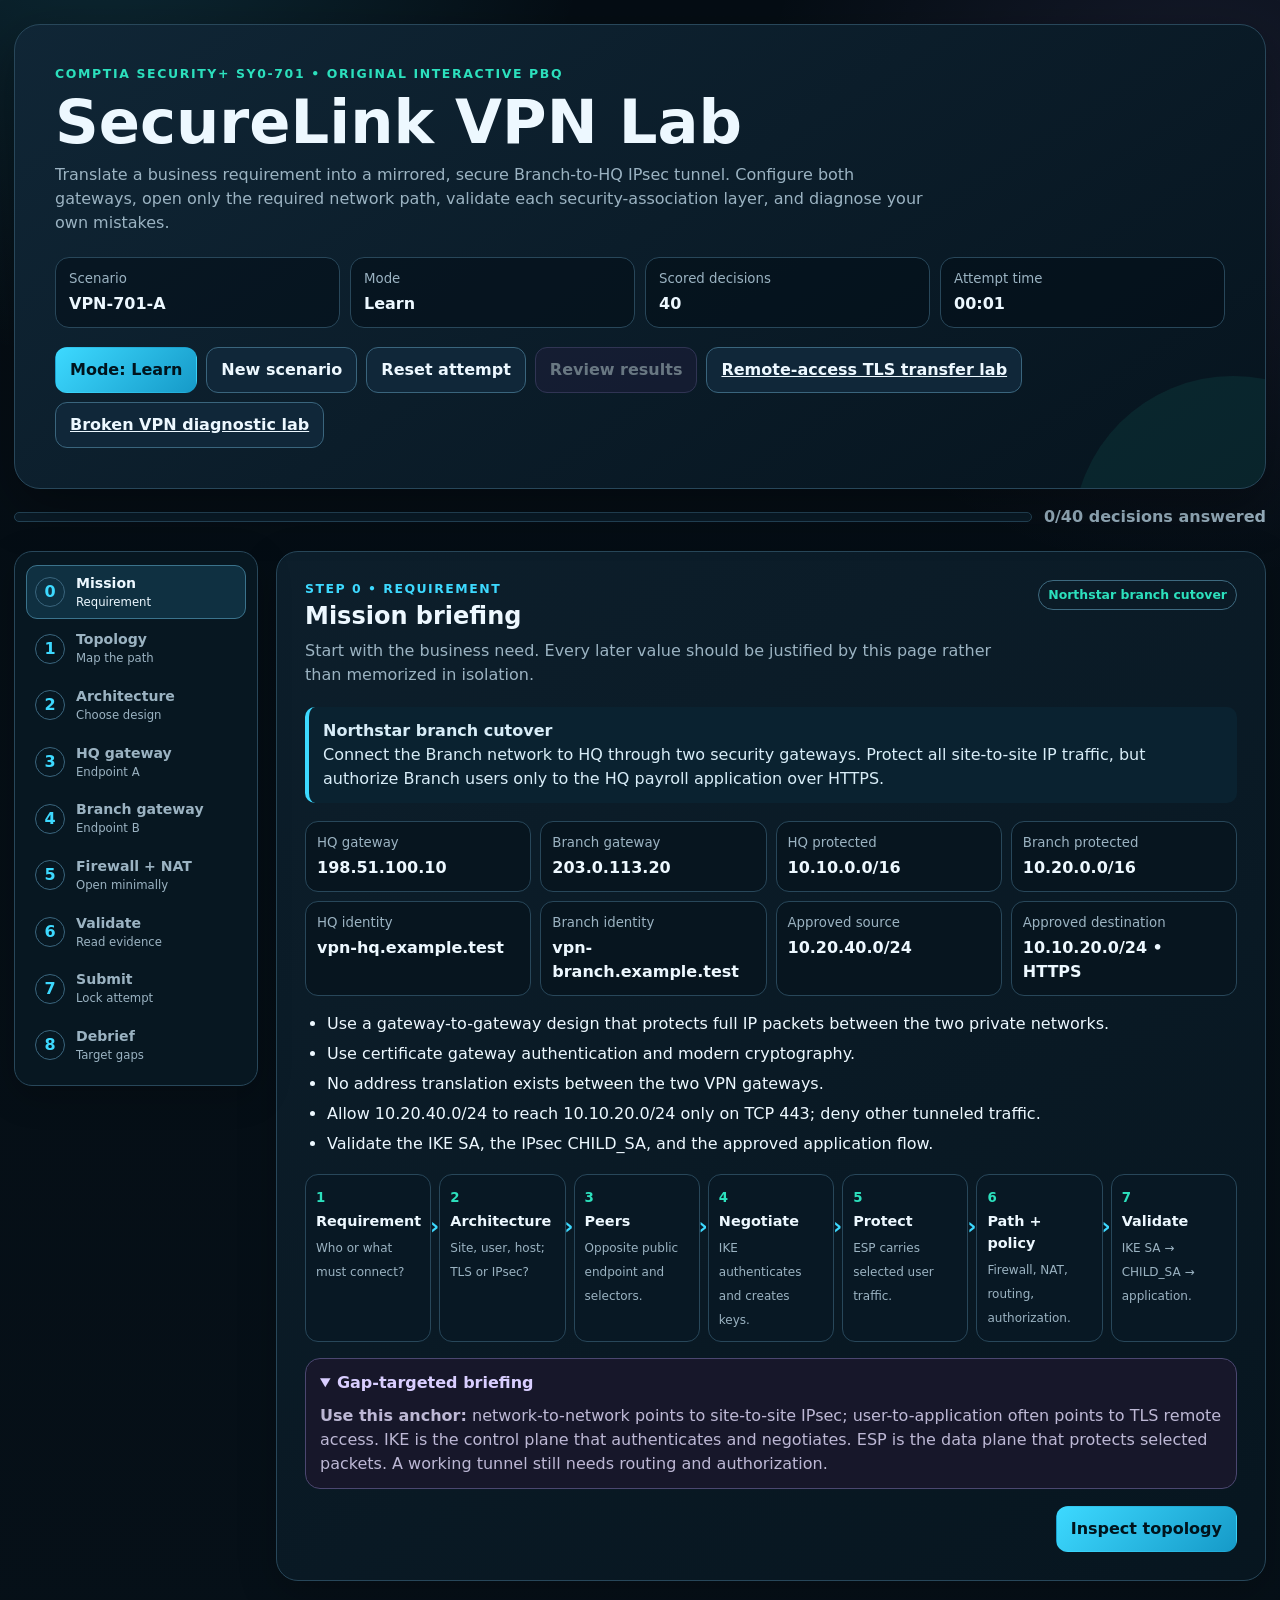
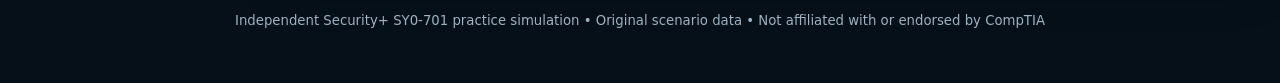
<file: security-plus/vpn-pbq/index.html>
<!doctype html>
<html lang="en">
<head>
  <meta charset="utf-8">
  <meta name="viewport" content="width=device-width, initial-scale=1">
  <meta name="description" content="SecureLink is an original CompTIA Security+ SY0-701 VPN configuration and troubleshooting PBQ practice lab.">
  <title>SecureLink VPN PBQ — Security+ SY0-701</title>
  <style>
    :root {
      color-scheme: dark;
      --bg: #061018;
      --panel: #0b1b27;
      --panel-2: #102636;
      --panel-3: #07151f;
      --line: #28475a;
      --line-strong: #3a657d;
      --text: #edf8ff;
      --muted: #9bb3c2;
      --cyan: #3dd9ff;
      --teal: #2ce0bd;
      --violet: #ae94ff;
      --ok: #43d39e;
      --warn: #f4c95d;
      --bad: #ff7187;
      --shadow: 0 18px 52px rgba(0, 0, 0, .32);
      --radius: 18px;
    }
    * { box-sizing: border-box; }
    html { scroll-behavior: smooth; }
    body {
      margin: 0;
      min-height: 100vh;
      background:
        radial-gradient(circle at 8% -8%, rgba(61, 217, 255, .15), transparent 31rem),
        radial-gradient(circle at 94% 8%, rgba(174, 148, 255, .10), transparent 28rem),
        linear-gradient(180deg, #050d14, var(--bg));
      color: var(--text);
      font-family: Inter, ui-sans-serif, system-ui, -apple-system, BlinkMacSystemFont, "Segoe UI", sans-serif;
      line-height: 1.5;
    }
    button, select { font: inherit; }
    button { cursor: pointer; }
    a { color: var(--cyan); }
    .shell { width: min(1380px, calc(100% - 28px)); margin: 0 auto; padding: 24px 0 52px; }
    .hero {
      position: relative;
      overflow: hidden;
      border: 1px solid var(--line);
      border-radius: 26px;
      padding: clamp(22px, 4vw, 40px);
      background: linear-gradient(145deg, rgba(16, 38, 54, .98), rgba(6, 20, 30, .98));
      box-shadow: var(--shadow);
    }
    .hero::after {
      content: "";
      position: absolute;
      width: 20rem;
      height: 20rem;
      right: -8rem;
      bottom: -13rem;
      border-radius: 50%;
      background: rgba(44, 224, 189, .08);
      pointer-events: none;
    }
    .eyebrow { color: var(--teal); font-size: .78rem; font-weight: 850; letter-spacing: .13em; text-transform: uppercase; }
    h1 { margin: 7px 0 10px; font-size: clamp(2.15rem, 5vw, 3.8rem); line-height: 1.02; }
    h2, h3 { margin: 0; }
    p { margin: 0; }
    .hero-copy { max-width: 880px; color: var(--muted); }
    .hero-actions { position: relative; z-index: 1; display: flex; flex-wrap: wrap; gap: 9px; margin-top: 19px; }
    .btn {
      display: inline-flex;
      align-items: center;
      justify-content: center;
      min-height: 44px;
      border: 1px solid var(--line-strong);
      border-radius: 12px;
      padding: 10px 14px;
      background: #102739;
      color: var(--text);
      font-weight: 780;
    }
    .btn:hover { border-color: var(--cyan); }
    .btn-primary { border-color: transparent; background: linear-gradient(135deg, var(--cyan), #169ac8); color: #00141d; }
    .btn-violet { background: #251f42; border-color: #665a92; }
    .btn-danger { background: #381b27; border-color: #7a3446; }
    .btn:disabled { cursor: not-allowed; opacity: .42; }
    button:focus-visible, select:focus-visible { outline: 3px solid rgba(61, 217, 255, .35); outline-offset: 3px; }
    .meta { display: grid; grid-template-columns: repeat(4, minmax(0, 1fr)); gap: 10px; margin-top: 22px; }
    .meta-card { border: 1px solid var(--line); border-radius: 14px; padding: 11px 13px; background: rgba(3, 14, 22, .55); }
    .meta-card small { display: block; color: var(--muted); }
    .meta-card strong { display: block; margin-top: 3px; }
    .progress-row { display: grid; grid-template-columns: 1fr auto; align-items: center; gap: 12px; margin: 16px 0 22px; }
    .progress { height: 10px; overflow: hidden; border: 1px solid #244558; border-radius: 999px; background: #0a1b27; }
    .progress > div { width: 0; height: 100%; background: linear-gradient(90deg, var(--cyan), var(--teal)); transition: width .2s ease; }
    .progress-count { color: var(--muted); font-weight: 780; white-space: nowrap; }
    .workspace { display: grid; grid-template-columns: 244px minmax(0, 1fr); gap: 18px; align-items: start; }
    .stepper { position: sticky; top: 14px; border: 1px solid var(--line); border-radius: var(--radius); padding: 11px; background: rgba(8, 24, 35, .96); box-shadow: 0 10px 34px rgba(0, 0, 0, .22); }
    .step-button {
      width: 100%;
      display: grid;
      grid-template-columns: 32px 1fr;
      gap: 9px;
      align-items: center;
      min-height: 48px;
      margin: 2px 0;
      border: 1px solid transparent;
      border-radius: 11px;
      padding: 7px 8px;
      background: transparent;
      color: var(--muted);
      text-align: left;
    }
    .step-button:hover { background: #102435; color: var(--text); }
    .step-button[aria-current="step"] { border-color: #3b738c; background: #0f3041; color: var(--text); }
    .step-button.complete .step-number { border-color: var(--ok); color: var(--ok); }
    .step-number { display: grid; place-items: center; width: 30px; height: 30px; border: 1px solid var(--line-strong); border-radius: 50%; color: var(--cyan); font-weight: 850; }
    .step-label strong { display: block; font-size: .88rem; }
    .step-label small { display: block; color: inherit; font-size: .73rem; }
    .stage { min-width: 0; }
    .screen { display: none; border: 1px solid var(--line); border-radius: 22px; padding: clamp(17px, 3vw, 28px); background: linear-gradient(145deg, rgba(13, 31, 44, .98), rgba(7, 22, 32, .98)); box-shadow: 0 12px 38px rgba(0, 0, 0, .22); }
    .screen.active { display: block; }
    .screen-head { display: flex; justify-content: space-between; align-items: flex-start; gap: 14px; margin-bottom: 20px; }
    .screen-head p { max-width: 760px; margin-top: 5px; color: var(--muted); }
    .screen-kicker { color: var(--cyan); font-size: .78rem; font-weight: 850; letter-spacing: .12em; text-transform: uppercase; }
    .screen-badge { flex: 0 0 auto; border: 1px solid #3e6a80; border-radius: 999px; padding: 5px 9px; color: var(--teal); font-size: .78rem; font-weight: 820; }
    .notice { border-left: 4px solid var(--cyan); border-radius: 10px; padding: 12px 14px; background: #0a2230; color: #d8edf8; }
    .notice.warn { border-left-color: var(--warn); background: #2a2212; }
    .notice.bad { border-left-color: var(--bad); background: #321721; }
    .notice.good { border-left-color: var(--ok); background: #0a2a22; }
    .mental-flow { display: grid; grid-template-columns: repeat(7, minmax(0, 1fr)); gap: 8px; margin-top: 18px; }
    .flow-card { position: relative; min-height: 96px; border: 1px solid var(--line); border-radius: 13px; padding: 10px; background: #081824; }
    .flow-card:not(:last-child)::after { content: "›"; position: absolute; right: -9px; top: 35px; z-index: 2; color: var(--cyan); font-size: 1.4rem; font-weight: 900; }
    .flow-card small { color: var(--teal); font-weight: 850; }
    .flow-card strong { display: block; margin: 2px 0; font-size: .9rem; }
    .flow-card span { color: var(--muted); font-size: .75rem; }
    .facts { display: grid; grid-template-columns: repeat(4, minmax(0, 1fr)); gap: 9px; margin-top: 18px; }
    .fact { border: 1px solid var(--line); border-radius: 13px; padding: 11px; background: var(--panel-3); }
    .fact small { display: block; color: var(--muted); }
    .fact strong { display: block; margin-top: 3px; overflow-wrap: anywhere; }
    .requirements { margin: 16px 0 0; padding-left: 22px; }
    .requirements li { margin: 6px 0; }
    .topology-frame { overflow-x: auto; border: 1px solid var(--line); border-radius: 17px; background: #06141e; }
    .topology { display: block; width: 100%; min-width: 920px; height: auto; }
    .topology text { fill: var(--text); font-family: inherit; }
    .topology .zone { fill: #081b28; stroke: #294c61; stroke-width: 1.5; stroke-dasharray: 7 6; }
    .topology .zone-label { fill: var(--muted); font-size: 12px; font-weight: 800; letter-spacing: 1.5px; }
    .topology .node { fill: #102b3b; stroke: #477185; stroke-width: 2; }
    .topology .node-bar { fill: #173e51; }
    .topology .sub { fill: var(--muted); font-size: 12px; }
    .topology .micro { fill: #84a3b5; font-size: 10px; }
    .topology .link { fill: none; stroke: #496677; stroke-width: 3; }
    .topology .tunnel { fill: none; stroke: var(--violet); stroke-width: 10; stroke-linecap: round; stroke-dasharray: 18 11; opacity: .45; }
    .topology .tunnel.live { stroke: var(--ok); opacity: .95; animation: tunnel-flow 1.25s linear infinite; }
    .topology .nat { fill: #352d16; stroke: var(--warn); stroke-width: 2; }
    .topology-legend { display: flex; flex-wrap: wrap; gap: 13px; margin-top: 9px; color: var(--muted); font-size: .82rem; }
    .legend-line { display: inline-block; width: 28px; margin-right: 5px; border-top: 4px solid #496677; vertical-align: middle; }
    .legend-line.tunnel { border-color: var(--violet); border-top-style: dashed; }
    .legend-line.protected { border-color: var(--ok); }
    @keyframes tunnel-flow { to { stroke-dashoffset: -29; } }
    .topology-notes { display: grid; grid-template-columns: repeat(3, minmax(0, 1fr)); gap: 9px; margin-top: 13px; }
    .topology-note { border: 1px solid var(--line); border-radius: 12px; padding: 10px; background: #091a26; }
    .topology-note strong { display: block; }
    .topology-note span { color: var(--muted); font-size: .85rem; }
    .form-grid { display: grid; grid-template-columns: repeat(2, minmax(0, 1fr)); gap: 13px; }
    .field { min-width: 0; display: grid; gap: 6px; }
    .field label { font-weight: 790; }
    .field label small { display: block; color: var(--muted); font-weight: 500; }
    select {
      width: 100%;
      min-height: 46px;
      border: 1px solid #396078;
      border-radius: 11px;
      padding: 9px 11px;
      background: #061722;
      color: var(--text);
    }
    select:disabled { opacity: .7; }
    .field.correct select { border-color: var(--ok); }
    .field.incorrect select { border-color: var(--bad); }
    .field-note { display: none; font-size: .78rem; }
    .field.correct .field-note, .field.incorrect .field-note { display: block; }
    .field.correct .field-note { color: #a9f3d5; }
    .field.incorrect .field-note { color: #ffc4cf; }
    .choice-cards { display: grid; grid-template-columns: repeat(3, minmax(0, 1fr)); gap: 12px; }
    .choice-card { border: 1px solid var(--line); border-radius: 15px; padding: 14px; background: #091a26; }
    .choice-card strong { display: block; margin-bottom: 4px; }
    .choice-card p { margin-bottom: 11px; color: var(--muted); font-size: .86rem; }
    .endpoint-banner { display: grid; grid-template-columns: auto 1fr auto; align-items: center; gap: 12px; margin-bottom: 16px; border: 1px solid var(--line); border-radius: 15px; padding: 12px 14px; background: #081a26; }
    .device-icon { display: grid; place-items: center; width: 46px; height: 46px; border: 1px solid #3e6e83; border-radius: 13px; background: #0d3243; color: var(--cyan); font-weight: 900; }
    .endpoint-banner small { display: block; color: var(--muted); }
    .endpoint-banner code { color: var(--teal); font-size: .88rem; }
    .config-group { margin-top: 18px; border: 1px solid var(--line); border-radius: 16px; padding: 15px; background: rgba(5, 17, 25, .5); }
    .group-head { display: flex; justify-content: space-between; gap: 12px; margin-bottom: 12px; }
    .group-head p { color: var(--muted); font-size: .84rem; }
    .term-pair { color: var(--violet); font-size: .76rem; font-weight: 800; }
    .path-table { width: 100%; border-collapse: separate; border-spacing: 0 8px; }
    .path-table th { padding: 0 8px; color: var(--muted); font-size: .8rem; text-align: left; }
    .path-table td { padding: 10px 8px; background: #081a26; border-top: 1px solid var(--line); border-bottom: 1px solid var(--line); vertical-align: middle; }
    .path-table td:first-child { border-left: 1px solid var(--line); border-radius: 11px 0 0 11px; }
    .path-table td:last-child { border-right: 1px solid var(--line); border-radius: 0 11px 11px 0; }
    .path-table code { color: var(--cyan); }
    .path-table select { min-width: 135px; }
    .table-scroll { overflow-x: auto; }
    .training { margin-top: 16px; border: 1px solid #4b4770; border-radius: 15px; padding: 12px 14px; background: #17172a; }
    .training summary { cursor: pointer; color: #d9ceff; font-weight: 820; }
    .training p { margin-top: 9px; color: #bdb8d5; }
    .training ul { margin-bottom: 0; }
    .exam-mode .training, .exam-mode .learn-only { display: none !important; }
    .validation-grid { display: grid; grid-template-columns: repeat(3, minmax(0, 1fr)); gap: 11px; }
    .test-card { border: 1px solid var(--line); border-radius: 15px; padding: 13px; background: #081a26; }
    .test-card p { min-height: 47px; margin: 5px 0 11px; color: var(--muted); font-size: .85rem; }
    .test-output { min-height: 112px; margin-top: 10px; border: 1px solid #29485a; border-radius: 10px; padding: 10px; background: #05131d; color: var(--muted); font-family: ui-monospace, SFMono-Regular, Menlo, Consolas, monospace; font-size: .78rem; white-space: pre-wrap; }
    .test-output.good { border-color: rgba(67, 211, 158, .6); color: #b5f3db; }
    .test-output.bad { border-color: rgba(255, 113, 135, .65); color: #ffc2cd; }
    .submit-panel { text-align: center; border: 1px solid var(--line); border-radius: 18px; padding: clamp(20px, 5vw, 44px); background: #071923; }
    .submit-panel .score-preview { margin: 16px 0; color: var(--muted); }
    .results { display: none; }
    .results.show { display: block; }
    .score-hero { display: grid; grid-template-columns: 150px 1fr; gap: 19px; align-items: center; }
    .score-ring { display: grid; place-items: center; width: 142px; height: 142px; border-radius: 50%; background: conic-gradient(var(--ok) var(--score-angle, 0deg), #183141 0); box-shadow: inset 0 0 0 14px #091923; }
    .score-ring strong { font-size: 2rem; }
    .score-copy p { color: var(--muted); }
    .category-results { display: grid; gap: 10px; margin-top: 20px; }
    .category-row { display: grid; grid-template-columns: minmax(155px, 1fr) 2fr 68px; align-items: center; gap: 10px; }
    .category-row strong { font-size: .88rem; }
    .bar { height: 10px; overflow: hidden; border: 1px solid var(--line); border-radius: 999px; background: #081822; }
    .bar span { display: block; height: 100%; background: linear-gradient(90deg, var(--cyan), var(--teal)); }
    .category-row em { color: var(--muted); font-style: normal; text-align: right; }
    .remediation { display: grid; gap: 9px; margin-top: 20px; }
    .remediation-item { border-left: 4px solid var(--bad); border-radius: 10px; padding: 11px 13px; background: #25141c; }
    .remediation-item.good { border-left-color: var(--ok); background: #0a261e; }
    .remediation-item strong { display: block; }
    .remediation-item span { color: #d8c7cd; font-size: .86rem; }
    .screen-nav { display: flex; justify-content: space-between; gap: 10px; margin-top: 17px; }
    .screen-nav .right { display: flex; gap: 9px; }
    .footer { padding-top: 30px; color: var(--muted); font-size: .83rem; text-align: center; }
    .sr-only { position: absolute; width: 1px; height: 1px; padding: 0; margin: -1px; overflow: hidden; clip: rect(0, 0, 0, 0); white-space: nowrap; border: 0; }
    @media (max-width: 1100px) {
      .mental-flow { grid-template-columns: repeat(4, minmax(0, 1fr)); }
      .flow-card::after { display: none; }
      .facts { grid-template-columns: repeat(2, minmax(0, 1fr)); }
    }
    @media (max-width: 880px) {
      .workspace { grid-template-columns: 1fr; }
      .stepper { position: static; display: flex; overflow-x: auto; padding: 8px; }
      .step-button { flex: 0 0 145px; }
      .choice-cards, .validation-grid { grid-template-columns: 1fr; }
      .test-card p { min-height: 0; }
    }
    @media (max-width: 680px) {
      .shell { width: min(100% - 16px, 1380px); padding-top: 8px; }
      .hero, .screen { border-radius: 18px; }
      .meta, .form-grid, .facts, .topology-notes { grid-template-columns: 1fr; }
      .mental-flow { grid-template-columns: repeat(2, minmax(0, 1fr)); }
      .screen-head, .endpoint-banner { align-items: flex-start; }
      .endpoint-banner { grid-template-columns: auto 1fr; }
      .endpoint-banner code { grid-column: 1 / -1; }
      .score-hero { grid-template-columns: 1fr; justify-items: center; text-align: center; }
      .category-row { grid-template-columns: 1fr 54px; }
      .category-row .bar { grid-column: 1 / -1; grid-row: 2; }
      .screen-nav { align-items: stretch; flex-direction: column; }
      .screen-nav .right { display: grid; grid-template-columns: 1fr 1fr; }
    }
    @media (max-width: 430px) { .mental-flow { grid-template-columns: 1fr; } }
    @media (prefers-reduced-motion: reduce) {
      html { scroll-behavior: auto; }
      .progress > div { transition: none; }
      .topology .tunnel.live { animation: none; }
    }
  </style>
</head>
<body>
<main class="shell" id="app">
  <header class="hero">
    <div class="eyebrow">CompTIA Security+ SY0-701 • Original Interactive PBQ</div>
    <h1>SecureLink VPN Lab</h1>
    <p class="hero-copy">Translate a business requirement into a mirrored, secure Branch-to-HQ IPsec tunnel. Configure both gateways, open only the required network path, validate each security-association layer, and diagnose your own mistakes.</p>
    <div class="meta">
      <div class="meta-card"><small>Scenario</small><strong id="scenarioCode">VPN-701-A</strong></div>
      <div class="meta-card"><small>Mode</small><strong id="modeLabel">Learn</strong></div>
      <div class="meta-card"><small>Scored decisions</small><strong id="decisionCount">40</strong></div>
      <div class="meta-card"><small>Attempt time</small><strong id="timer">00:00</strong></div>
    </div>
    <div class="hero-actions">
      <button class="btn btn-primary" id="modeBtn" type="button" aria-pressed="true">Mode: Learn</button>
      <button class="btn" id="newBtn" type="button">New scenario</button>
      <button class="btn" id="resetBtn" type="button">Reset attempt</button>
      <button class="btn btn-violet" id="reviewBtn" type="button" disabled>Review results</button>
      <a class="btn" href="./remote-access.html">Remote-access TLS transfer lab</a>
      <a class="btn" href="./diagnostic.html">Broken VPN diagnostic lab</a>
    </div>
    <span class="sr-only">Available practice states: Mode: Learn and Mode: Exam.</span>
  </header>

  <div class="progress-row">
    <div class="progress" role="progressbar" aria-label="PBQ completion" aria-valuemin="0" aria-valuemax="40" aria-valuenow="0"><div id="progressFill"></div></div>
    <div class="progress-count"><span id="answered">0</span>/<span id="answerTotal">40</span> decisions answered</div>
  </div>

  <div class="workspace">
    <nav class="stepper" id="stepper" aria-label="PBQ steps"></nav>
    <div class="stage">
      <section class="screen active" data-screen="mission" aria-labelledby="missionTitle">
        <div class="screen-head">
          <div><div class="screen-kicker">Step 0 • Requirement</div><h2 id="missionTitle">Mission briefing</h2><p>Start with the business need. Every later value should be justified by this page rather than memorized in isolation.</p></div>
          <div class="screen-badge" id="missionBadge">Core scenario</div>
        </div>
        <div class="notice" id="scenarioSummary"></div>
        <div class="facts" id="facts"></div>
        <ul class="requirements" id="requirements"></ul>
        <div class="mental-flow learn-only" aria-label="VPN configuration mental flow">
          <div class="flow-card"><small>1</small><strong>Requirement</strong><span>Who or what must connect?</span></div>
          <div class="flow-card"><small>2</small><strong>Architecture</strong><span>Site, user, host; TLS or IPsec?</span></div>
          <div class="flow-card"><small>3</small><strong>Peers</strong><span>Opposite public endpoint and selectors.</span></div>
          <div class="flow-card"><small>4</small><strong>Negotiate</strong><span>IKE authenticates and creates keys.</span></div>
          <div class="flow-card"><small>5</small><strong>Protect</strong><span>ESP carries selected user traffic.</span></div>
          <div class="flow-card"><small>6</small><strong>Path + policy</strong><span>Firewall, NAT, routing, authorization.</span></div>
          <div class="flow-card"><small>7</small><strong>Validate</strong><span>IKE SA → CHILD_SA → application.</span></div>
        </div>
        <details class="training" open><summary>Gap-targeted briefing</summary><p><strong>Use this anchor:</strong> network-to-network points to site-to-site IPsec; user-to-application often points to TLS remote access. IKE is the control plane that authenticates and negotiates. ESP is the data plane that protects selected packets. A working tunnel still needs routing and authorization.</p></details>
        <div class="screen-nav"><span></span><div class="right"><button class="btn btn-primary next-btn" type="button">Inspect topology</button></div></div>
      </section>

      <section class="screen" data-screen="topology" aria-labelledby="topologyHeading">
        <div class="screen-head">
          <div><div class="screen-kicker">Step 1 • Map</div><h2 id="topologyHeading">Network topology</h2><p>Public peers terminate the tunnel; private protected networks become the traffic selectors inside it.</p></div>
          <div class="screen-badge" id="natBadge">Direct path</div>
        </div>
        <div class="topology-frame">
          <svg class="topology" viewBox="0 0 1160 520" role="img" aria-labelledby="topologyTitle topologyDesc">
            <title id="topologyTitle">Branch-to-headquarters IPsec VPN topology</title>
            <desc id="topologyDesc">Branch users connect through a branch protected network and VPN gateway, across the Internet, to a headquarters VPN gateway, protected network, and approved application. The tunnel runs between the VPN gateways.</desc>
            <defs>
              <marker id="arrow" viewBox="0 0 10 10" refX="9" refY="5" markerWidth="7" markerHeight="7" orient="auto"><path d="M0 0L10 5L0 10z" fill="#496677"/></marker>
              <marker id="tunnelArrow" viewBox="0 0 10 10" refX="9" refY="5" markerWidth="7" markerHeight="7" orient="auto"><path d="M0 0L10 5L0 10z" fill="#ae94ff"/></marker>
            </defs>
            <rect class="zone" x="18" y="45" width="330" height="430" rx="18"/>
            <rect class="zone" x="812" y="45" width="330" height="430" rx="18"/>
            <text class="zone-label" x="40" y="74">BRANCH SITE</text>
            <text class="zone-label" x="834" y="74">HEADQUARTERS</text>
            <path class="link" d="M182 177V238M182 328V390" marker-end="url(#arrow)"/>
            <path class="link" d="M348 283H435M725 283H812" marker-end="url(#arrow)"/>
            <path class="tunnel" id="tunnelPath" d="M300 265C430 180 730 180 860 265" marker-end="url(#tunnelArrow)"/>
            <g><rect class="node" x="72" y="105" width="220" height="72" rx="13"/><text x="182" y="134" text-anchor="middle">Branch users</text><text class="sub" id="branchUserLabel" x="182" y="157" text-anchor="middle">Approved source</text></g>
            <g><rect class="node" x="72" y="238" width="220" height="90" rx="13"/><rect class="node-bar" x="72" y="238" width="220" height="14" rx="10"/><text x="182" y="278" text-anchor="middle">BRANCH-VPN</text><text class="sub" id="branchPublicLabel" x="182" y="301" text-anchor="middle">203.0.113.20</text><text class="micro" id="branchNetLabel" x="182" y="319" text-anchor="middle">Protected: 10.20.0.0/16</text></g>
            <g id="natNode" hidden><rect class="nat" x="355" y="238" width="122" height="58" rx="12"/><text x="416" y="263" text-anchor="middle">EDGE NAT</text><text class="micro" x="416" y="282" text-anchor="middle">NAT-T required</text></g>
            <g><path d="M505 234c12-33 50-45 74-22 23-39 84-25 85 20 37 2 45 57 8 70H510c-45-4-47-64-5-68z" fill="#102b3b" stroke="#477185" stroke-width="2"/><text x="584" y="258" text-anchor="middle">Internet</text><text class="sub" x="584" y="281" text-anchor="middle">Untrusted transit</text></g>
            <g><rect class="node" x="868" y="238" width="220" height="90" rx="13"/><rect class="node-bar" x="868" y="238" width="220" height="14" rx="10"/><text x="978" y="278" text-anchor="middle">HQ-VPN</text><text class="sub" id="hqPublicLabel" x="978" y="301" text-anchor="middle">198.51.100.10</text><text class="micro" id="hqNetLabel" x="978" y="319" text-anchor="middle">Protected: 10.10.0.0/16</text></g>
            <g><rect class="node" x="868" y="390" width="220" height="64" rx="13"/><text x="978" y="417" text-anchor="middle">Approved HQ app</text><text class="sub" id="appLabel" x="978" y="439" text-anchor="middle">10.10.20.0/24 • HTTPS</text></g>
            <text class="micro" x="580" y="169" text-anchor="middle">IPsec tunnel: encrypted inner packet + new outer gateway header</text>
          </svg>
        </div>
        <div class="topology-legend"><span><i class="legend-line"></i>Routed path</span><span><i class="legend-line tunnel"></i>IPsec tunnel</span><span><i class="legend-line protected"></i>Validated protected traffic</span></div>
        <div class="topology-notes">
          <div class="topology-note"><strong>Outer packet</strong><span id="outerPacket">Branch public → HQ public</span></div>
          <div class="topology-note"><strong>Inner packet</strong><span id="innerPacket">Branch protected → HQ protected</span></div>
          <div class="topology-note"><strong>Direction rule</strong><span>“Local” changes when you switch gateway perspective.</span></div>
        </div>
        <details class="training"><summary>Why selectors get reversed</summary><p>At HQ, the HQ network is local and the Branch network is remote. At Branch, those values reverse. Both devices describe the same protected flow from their own perspective.</p></details>
        <div class="screen-nav"><button class="btn prev-btn" type="button">Back</button><div class="right"><button class="btn btn-primary next-btn" type="button">Choose architecture</button></div></div>
      </section>

      <section class="screen" data-screen="architecture" aria-labelledby="architectureTitle">
        <div class="screen-head">
          <div><div class="screen-kicker">Step 2 • Decide</div><h2 id="architectureTitle">Select the secure architecture</h2><p>Match the requirement to the connection model, protection technology, and packet mode.</p></div>
          <div class="screen-badge">15 points</div>
        </div>
        <div class="choice-cards" id="architectureFields"></div>
        <details class="training" open><summary>TLS vs IPsec decision rule</summary><p><strong>Think scope first.</strong> Site/network-to-site/network favors site-to-site IPsec. A remote individual accessing one web application often favors TLS. IPsec remote access and broader TLS tunnels are possible, so the requirement—not a slogan—controls the decision.</p></details>
        <div class="screen-nav"><button class="btn prev-btn" type="button">Back</button><div class="right"><button class="btn btn-primary next-btn" type="button">Configure HQ</button></div></div>
      </section>

      <section class="screen" data-screen="hq" aria-labelledby="hqTitle">
        <div class="screen-head">
          <div><div class="screen-kicker">Step 3 • Endpoint A</div><h2 id="hqTitle">Configure the HQ gateway</h2><p>Work from the HQ gateway's perspective. Its peer and remote protected network are at the Branch.</p></div>
          <div class="screen-badge">HQ viewpoint</div>
        </div>
        <div class="endpoint-banner"><div class="device-icon">HQ</div><div><strong>HQ-VPN</strong><small id="hqIdentity">vpn-hq.example.test</small></div><code id="hqLocalGateway">198.51.100.10</code></div>
        <div id="hqFields"></div>
        <div class="screen-nav"><button class="btn prev-btn" type="button">Back</button><div class="right"><button class="btn btn-primary next-btn" type="button">Configure Branch</button></div></div>
      </section>

      <section class="screen" data-screen="branch" aria-labelledby="branchTitle">
        <div class="screen-head">
          <div><div class="screen-kicker">Step 4 • Endpoint B</div><h2 id="branchTitle">Configure the Branch gateway</h2><p>Mirror the tunnel from the Branch perspective. The peer and selector values must reverse cleanly.</p></div>
          <div class="screen-badge">Branch viewpoint</div>
        </div>
        <div class="endpoint-banner"><div class="device-icon">BR</div><div><strong>BRANCH-VPN</strong><small id="branchIdentity">vpn-branch.example.test</small></div><code id="branchLocalGateway">203.0.113.20</code></div>
        <div id="branchFields"></div>
        <details class="training"><summary>Phase 1 / Phase 2 translation</summary><p>Many products label IKE settings “Phase 1” and IPsec settings “Phase 2.” For IKEv2, the more precise model is an <strong>IKE SA</strong> plus one or more <strong>CHILD_SAs</strong>. The familiar labels are shown only to help you transfer across interfaces.</p></details>
        <div class="screen-nav"><button class="btn prev-btn" type="button">Back</button><div class="right"><button class="btn btn-primary next-btn" type="button">Open the path</button></div></div>
      </section>

      <section class="screen" data-screen="path" aria-labelledby="pathTitle">
        <div class="screen-head">
          <div><div class="screen-kicker">Step 5 • Path + policy</div><h2 id="pathTitle">Configure firewall, NAT, and access</h2><p>Permit only the traffic this exact path requires, then restrict what authenticated tunnel traffic may reach.</p></div>
          <div class="screen-badge">15 points</div>
        </div>
        <div class="table-scroll">
          <table class="path-table">
            <thead><tr><th>Candidate traffic</th><th>Type</th><th>Role</th><th>Decision</th></tr></thead>
            <tbody id="pathRows"></tbody>
          </table>
        </div>
        <div class="config-group"><div class="group-head"><div><h3>NAT behavior</h3><p id="natRequirement">Apply the scenario's NAT requirement without translating protected inner traffic.</p></div></div><div class="form-grid" id="natFields"></div></div>
        <div class="config-group"><div class="group-head"><div><h3>Post-tunnel least privilege</h3><p>A VPN provides a protected path; this rule decides what the connected network is authorized to use.</p></div></div><div class="form-grid" id="accessFields"></div></div>
        <details class="training"><summary>Port vs IP protocol checkpoint</summary><p>IKE uses <strong>UDP 500</strong>; NAT traversal uses <strong>UDP 4500</strong>. Native ESP is <strong>IP protocol 50</strong>, not TCP or UDP port 50. AH is IP protocol 51, adds no encryption, and is generally incompatible with NAT.</p></details>
        <div class="screen-nav"><button class="btn prev-btn" type="button">Back</button><div class="right"><button class="btn btn-primary next-btn" type="button">Validate tunnel</button></div></div>
      </section>

      <section class="screen" data-screen="validate" aria-labelledby="validateTitle">
        <div class="screen-head">
          <div><div class="screen-kicker">Step 6 • Evidence</div><h2 id="validateTitle">Validate layer by layer</h2><p>Do not stop at “tunnel up.” Check the IKE SA, the CHILD_SA/traffic selectors, and the authorized application path separately.</p></div>
          <div class="screen-badge">10 points</div>
        </div>
        <div class="validation-grid">
          <article class="test-card"><h3>1. IKE control plane</h3><p>Tests peer reachability, negotiation, authentication, and IKE policy.</p><button class="btn test-btn" type="button" data-test="ike">Run IKE test</button><div class="test-output" id="ikeOutput" aria-live="polite">Not run.</div></article>
          <article class="test-card"><h3>2. IPsec data plane</h3><p>Tests selectors, ESP proposal, tunnel mode, and CHILD_SA creation.</p><button class="btn test-btn" type="button" data-test="child">Run CHILD_SA test</button><div class="test-output" id="childOutput" aria-live="polite">Not run.</div></article>
          <article class="test-card"><h3>3. Protected traffic</h3><p>Tests the approved HTTPS flow after the security associations exist.</p><button class="btn test-btn" type="button" data-test="data">Run traffic test</button><div class="test-output" id="dataOutput" aria-live="polite">Not run.</div></article>
        </div>
        <div class="config-group"><div class="form-grid" id="validationFields"></div></div>
        <details class="training"><summary>How to read the failure layer</summary><p>No IKE SA points to reachability, UDP 500/4500, peers, authentication, or IKE proposal. IKE up but no CHILD_SA points to traffic selectors or ESP proposal. Both SAs up but application traffic fails points to routing, ACLs, or application reachability.</p></details>
        <div class="screen-nav"><button class="btn prev-btn" type="button">Back</button><div class="right"><button class="btn btn-primary next-btn" type="button">Prepare submission</button></div></div>
      </section>

      <section class="screen" data-screen="submit" aria-labelledby="submitTitle">
        <div class="screen-head">
          <div><div class="screen-kicker">Step 7 • Lock attempt</div><h2 id="submitTitle">Submit the configuration</h2><p>Submission locks the attempt and calculates weighted partial credit by skill category.</p></div>
          <div class="screen-badge">100 points</div>
        </div>
        <div class="submit-panel">
          <h3 id="submitHeadline">Ready for your decision</h3>
          <p class="score-preview" id="submitPreview">Unanswered values are scored as incorrect. You may go back before submitting.</p>
          <div class="hero-actions" style="justify-content:center"><button class="btn btn-primary" id="submitBtn" type="button">Submit SecureLink PBQ</button><button class="btn" id="returnBtn" type="button">Return to configuration</button></div>
          <div class="notice warn" id="incompleteNotice" style="display:none;margin-top:16px" aria-live="polite"></div>
        </div>
        <div class="screen-nav"><button class="btn prev-btn" type="button">Back</button><span></span></div>
      </section>

      <section class="screen" data-screen="review" aria-labelledby="reviewTitle">
        <div class="screen-head">
          <div><div class="screen-kicker">Step 8 • Debrief</div><h2 id="reviewTitle">Results and targeted remediation</h2><p>Use the category breakdown to decide what to retry—not only what to reread.</p></div>
          <div class="screen-badge">Review mode</div>
        </div>
        <div class="results" id="results" aria-live="polite">
          <div class="score-hero"><div class="score-ring" id="scoreRing"><strong id="totalScore">0%</strong></div><div class="score-copy"><h3 id="resultHeadline">Attempt scored</h3><p id="resultMessage"></p></div></div>
          <div class="category-results" id="categoryResults"></div>
          <div class="remediation" id="remediation"></div>
          <div class="hero-actions"><button class="btn btn-primary" id="retryBtn" type="button">Retry missed decisions</button><button class="btn" id="fullResetBtn" type="button">Reset full attempt</button><button class="btn btn-violet" id="newReviewScenarioBtn" type="button">Try another scenario</button></div>
        </div>
        <div class="notice" id="noResults">Submit the PBQ to unlock the debrief.</div>
      </section>
    </div>
  </div>
  <footer class="footer">Independent Security+ SY0-701 practice simulation • Original scenario data • Not affiliated with or endorsed by CompTIA</footer>
</main>

<script>
window.VPN_MODEL = (() => {
  const CATEGORY_WEIGHTS = { architecture: 15, peers: 15, selectors: 15, ike: 15, ipsec: 15, path: 10, access: 5, validation: 10 };
  const CATEGORY_LABELS = { architecture: 'Architecture and mode', peers: 'Peer pairing', selectors: 'Protected networks', ike: 'IKE and authentication', ipsec: 'IPsec data protection', path: 'Firewall and NAT-T', access: 'Post-tunnel access', validation: 'Validation evidence' };
  const ENDPOINT_FIELDS = ['peer', 'localNetwork', 'remoteNetwork', 'ikeVersion', 'authentication', 'ikeCipher', 'ikePrf', 'dhGroup', 'dataProtocol', 'dataMode', 'espSuite', 'pfs'];
  const SCENARIOS = [
    {
      id: 'VPN-701-A', title: 'Northstar branch cutover', nat: false, auth: 'Certificate',
      hq: { public: '198.51.100.10', network: '10.10.0.0/16', identity: 'vpn-hq.example.test', app: '10.10.20.0/24' },
      branch: { public: '203.0.113.20', network: '10.20.0.0/16', identity: 'vpn-branch.example.test', users: '10.20.40.0/24' },
      summary: 'Connect the Branch network to HQ through two security gateways. Protect all site-to-site IP traffic, but authorize Branch users only to the HQ payroll application over HTTPS.',
      requirement: 'No address translation exists between the two VPN gateways.'
    },
    {
      id: 'VPN-701-B', title: 'Atlas office integration', nat: true, auth: 'Pre-shared key',
      hq: { public: '192.0.2.10', network: '10.30.0.0/16', identity: 'vpn-hq.atlas.example.test', app: '10.30.25.0/24' },
      branch: { public: '198.51.100.22', network: '10.40.0.0/16', identity: 'vpn-branch.atlas.example.test', users: '10.40.60.0/24' },
      summary: 'Connect the acquired office to HQ with a temporary, policy-approved strong shared secret. An upstream device translates the Branch gateway path. Limit tunneled access to the HR portal over HTTPS.',
      requirement: 'NAT is present on the Branch path; NAT traversal is required.'
    },
    {
      id: 'VPN-701-C', title: 'Cobalt resilience link', nat: true, auth: 'Certificate',
      hq: { public: '203.0.113.10', network: '172.20.0.0/16', identity: 'vpn-hq.cobalt.example.test', app: '172.20.50.0/24' },
      branch: { public: '192.0.2.20', network: '172.21.0.0/16', identity: 'vpn-branch.cobalt.example.test', users: '172.21.12.0/24' },
      summary: 'Build a certificate-authenticated resilience tunnel between the Branch and HQ gateways. NAT exists in the transit path. Branch operations users need only HTTPS access to the HQ status application.',
      requirement: 'A transit NAT device is detected; preserve the protected inner addresses and use NAT-T.'
    }
  ];
  const OPTIONS = {
    architecture: {
      connectionType: ['Site-to-site (gateway-to-gateway)', 'Remote access (host-to-gateway)', 'Host-to-host', 'Clientless application portal'],
      vpnTechnology: ['IPsec', 'TLS remote-access VPN', 'SSH local forwarding', 'GRE without IPsec'],
      architectureMode: ['Tunnel mode', 'Transport mode', 'Split tunnel', 'Full tunnel']
    },
    endpoint: {
      ikeVersion: ['IKEv2', 'IKEv1 aggressive mode', 'TLS 1.3', 'PPTP'],
      authentication: ['Certificate', 'Pre-shared key', 'Password only', 'Anonymous'],
      ikeCipher: ['AES-256', 'AES-128', '3DES', 'DES'],
      ikePrf: ['SHA-256', 'SHA-1', 'MD5', 'None'],
      dhGroup: ['Group 19 (ECDH P-256)', 'Group 14 (2048-bit MODP)', 'Group 5 (1536-bit MODP)', 'Group 1 (768-bit MODP)'],
      dataProtocol: ['ESP', 'AH', 'GRE', 'TLS'],
      dataMode: ['Tunnel mode', 'Transport mode', 'Split tunnel', 'Full tunnel'],
      espSuite: ['AES-256-GCM (AEAD)', 'AES-256-CBC + SHA-256', '3DES + SHA-1', 'Null encryption + SHA-256'],
      pfs: ['Group 19 (PFS)', 'Group 14 (PFS)', 'Disabled', 'Group 1 (PFS)']
    },
    pathDecision: ['Allow', 'Block'],
    natPolicy: ['NAT exemption for protected traffic; direct ESP', 'NAT-T on UDP 4500; preserve protected inner addresses', 'Source-NAT the protected networks into one address', 'Disable IPsec when NAT is detected'],
    accessService: ['TCP 443 (HTTPS)', 'TCP 22 (SSH)', 'UDP 53 (DNS)', 'Any service'],
    accessAction: ['Allow', 'Block'],
    defaultPolicy: ['Deny all other tunneled traffic', 'Allow all other tunneled traffic', 'No post-tunnel policy'],
    conclusion: ['IKE SA and CHILD_SA established; approved HTTPS passes', 'IKE failed before peer authentication', 'IKE established but CHILD_SA failed', 'Both SAs established but all traffic is blocked']
  };
  const PATH_ROWS = [
    ['udp500', 'UDP 500', 'UDP port', 'IKE negotiation'],
    ['udp4500', 'UDP 4500', 'UDP port', 'IPsec NAT traversal'],
    ['esp50', 'ESP 50', 'IP protocol', 'Native encrypted IPsec payload'],
    ['ah51', 'AH 51', 'IP protocol', 'Integrity/authentication without encryption'],
    ['tcp443', 'TCP 443', 'TCP port', 'Common TLS/HTTPS connectivity'],
    ['udp443', 'UDP 443', 'UDP port', 'Possible QUIC/DTLS product traffic']
  ];
  function endpointExpected(local, remote, scenario) {
    return {
      peer: remote.public,
      localNetwork: local.network,
      remoteNetwork: remote.network,
      ikeVersion: 'IKEv2',
      authentication: scenario.auth,
      ikeCipher: 'AES-256',
      ikePrf: 'SHA-256',
      dhGroup: 'Group 19 (ECDH P-256)',
      dataProtocol: 'ESP',
      dataMode: 'Tunnel mode',
      espSuite: 'AES-256-GCM (AEAD)',
      pfs: 'Group 19 (PFS)'
    };
  }
  function expected(scenario) {
    return {
      architecture: { connectionType: 'Site-to-site (gateway-to-gateway)', vpnTechnology: 'IPsec', architectureMode: 'Tunnel mode' },
      hq: endpointExpected(scenario.hq, scenario.branch, scenario),
      branch: endpointExpected(scenario.branch, scenario.hq, scenario),
      path: {
        udp500: 'Allow',
        udp4500: scenario.nat ? 'Allow' : 'Block',
        esp50: scenario.nat ? 'Block' : 'Allow',
        ah51: 'Block', tcp443: 'Block', udp443: 'Block',
        natPolicy: scenario.nat ? 'NAT-T on UDP 4500; preserve protected inner addresses' : 'NAT exemption for protected traffic; direct ESP'
      },
      access: { source: scenario.branch.users, destination: scenario.hq.app, service: 'TCP 443 (HTTPS)', action: 'Allow', defaultPolicy: 'Deny all other tunneled traffic' },
      validation: { conclusion: 'IKE SA and CHILD_SA established; approved HTTPS passes' }
    };
  }
  function blankAnswers() {
    return { architecture: {}, hq: {}, branch: {}, path: {}, access: {}, validation: { ran: { ike: false, child: false, data: false } } };
  }
  function checksForCategory(category, answers, target) {
    const eq = (group, key) => ({ key: group + '.' + key, actual: answers[group]?.[key], expected: target[group][key], correct: answers[group]?.[key] === target[group][key] });
    if (category === 'architecture') return ['connectionType', 'vpnTechnology', 'architectureMode'].map(key => eq('architecture', key));
    if (category === 'peers') return ['hq', 'branch'].map(group => eq(group, 'peer'));
    if (category === 'selectors') return ['hq', 'branch'].flatMap(group => ['localNetwork', 'remoteNetwork'].map(key => eq(group, key)));
    if (category === 'ike') return ['hq', 'branch'].flatMap(group => ['ikeVersion', 'authentication', 'ikeCipher', 'ikePrf', 'dhGroup'].map(key => eq(group, key)));
    if (category === 'ipsec') return ['hq', 'branch'].flatMap(group => ['dataProtocol', 'dataMode', 'espSuite', 'pfs'].map(key => eq(group, key)));
    if (category === 'path') return ['udp500', 'udp4500', 'esp50', 'ah51', 'tcp443', 'udp443', 'natPolicy'].map(key => eq('path', key));
    if (category === 'access') return ['source', 'destination', 'service', 'action', 'defaultPolicy'].map(key => eq('access', key));
    if (category === 'validation') {
      const ran = ['ike', 'child', 'data'].map(key => ({ key: 'validation.ran.' + key, actual: !!answers.validation?.ran?.[key], expected: true, correct: !!answers.validation?.ran?.[key], factor: .1 }));
      return ran.concat([{ key: 'validation.conclusion', actual: answers.validation?.conclusion, expected: target.validation.conclusion, correct: answers.validation?.conclusion === target.validation.conclusion, factor: .7 }]);
    }
    return [];
  }
  function score(scenario, answers) {
    const target = expected(scenario);
    const categories = {};
    const misses = [];
    let total = 0;
    for (const [category, weight] of Object.entries(CATEGORY_WEIGHTS)) {
      const checks = checksForCategory(category, answers, target);
      let fraction;
      if (category === 'validation') fraction = checks.reduce((sum, check) => sum + (check.correct ? check.factor : 0), 0);
      else fraction = checks.length ? checks.filter(check => check.correct).length / checks.length : 0;
      const points = Math.round(fraction * weight * 10) / 10;
      total += points;
      categories[category] = { label: CATEGORY_LABELS[category], weight, points, pct: Math.round(fraction * 100), checks };
      checks.filter(check => !check.correct).forEach(check => misses.push({ category, ...check }));
    }
    return { points: Math.round(total), pct: Math.round(total), categories, misses, target };
  }
  function groupCorrect(group, keys, answers, target) { return keys.every(key => answers[group]?.[key] === target[group][key]); }
  function diagnose(scenario, answers, layer) {
    const target = expected(scenario);
    if (!groupCorrect('architecture', ['connectionType', 'vpnTechnology', 'architectureMode'], answers, target)) return { ok: false, code: 'ARCH-MISMATCH', line: 'Selected architecture cannot build the required gateway-to-gateway IPsec tunnel.', focus: 'Re-read who connects to whom and at which layer.' };
    if (!groupCorrect('hq', ['peer'], answers, target) || !groupCorrect('branch', ['peer'], answers, target)) return { ok: false, code: 'IKE-PEER-UNREACHABLE', line: 'Peer pairing does not mirror the two public gateway addresses.', focus: 'Each endpoint peer must be the opposite gateway.' };
    const ikeKeys = ['ikeVersion', 'authentication', 'ikeCipher', 'ikePrf', 'dhGroup'];
    if (!groupCorrect('hq', ikeKeys, answers, target) || !groupCorrect('branch', ikeKeys, answers, target)) return { ok: false, code: 'IKE-NO-MATCH', line: 'IKE negotiation or authentication policy does not match across the peers.', focus: 'Compare IKE version, authentication, encryption, PRF, and DH group.' };
    if (answers.path?.udp500 !== 'Allow') return { ok: false, code: 'PATH-IKE-BLOCKED', line: 'IKE initiation cannot reach the peer on UDP 500.', focus: 'Verify the negotiation path before inspecting crypto.' };
    if (scenario.nat && answers.path?.udp4500 !== 'Allow') return { ok: false, code: 'PATH-NATT-BLOCKED', line: 'NAT was detected, but UDP 4500 cannot carry the encapsulated IPsec traffic.', focus: 'NAT-T changes the outer path, not the inner protected addresses.' };
    if (!scenario.nat && answers.path?.esp50 !== 'Allow') return { ok: false, code: 'PATH-ESP-BLOCKED', line: 'Native ESP (IP protocol 50) cannot cross the path.', focus: 'ESP is an IP protocol, not a TCP/UDP port.' };
    if (layer === 'ike') return { ok: true, code: 'IKE-SA-ESTABLISHED', line: 'Peers authenticated and the IKE SA is established.', focus: 'Next verify selectors and the CHILD_SA.' };
    if (!groupCorrect('hq', ['localNetwork', 'remoteNetwork'], answers, target) || !groupCorrect('branch', ['localNetwork', 'remoteNetwork'], answers, target)) return { ok: false, code: 'CHILD-TS-MISMATCH', line: 'IKE is up, but the protected traffic selectors do not mirror.', focus: 'Reverse local and remote networks at the opposite endpoint.' };
    const ipsecKeys = ['dataProtocol', 'dataMode', 'espSuite', 'pfs'];
    if (!groupCorrect('hq', ipsecKeys, answers, target) || !groupCorrect('branch', ipsecKeys, answers, target)) return { ok: false, code: 'CHILD-PROPOSAL-MISMATCH', line: 'IKE is up, but the IPsec data-plane proposal cannot create a CHILD_SA.', focus: 'Compare ESP, mode, cipher suite, and PFS.' };
    if (answers.path?.natPolicy !== target.path.natPolicy) return { ok: false, code: 'CHILD-NAT-POLICY', line: 'The path translates or handles protected traffic incorrectly.', focus: 'Preserve inner protected addresses; use NAT-T only when the outer path needs it.' };
    if (layer === 'child') return { ok: true, code: 'CHILD-SA-INSTALLED', line: 'Traffic selectors match and the ESP CHILD_SA is installed.', focus: 'Next validate routing and the post-tunnel access rule.' };
    if (!groupCorrect('access', ['source', 'destination', 'service', 'action', 'defaultPolicy'], answers, target)) return { ok: false, code: 'DATA-POLICY-DENY', line: 'Both SAs are up, but the approved application flow fails the post-tunnel policy.', focus: 'The VPN protects transport; authorization still controls resource access.' };
    return { ok: true, code: 'DATA-PASS', line: 'Approved Branch HTTPS traffic reaches the HQ application through the protected tunnel.', focus: 'Configuration meets the stated requirement and least-privilege constraint.' };
  }
  function allFieldRefs() {
    return [
      ...Object.keys(OPTIONS.architecture).map(key => ['architecture', key]),
      ...['hq', 'branch'].flatMap(group => ENDPOINT_FIELDS.map(key => [group, key])),
      ...PATH_ROWS.map(row => ['path', row[0]]), ['path', 'natPolicy'],
      ...['source', 'destination', 'service', 'action', 'defaultPolicy'].map(key => ['access', key]),
      ['validation', 'conclusion']
    ];
  }
  return { CATEGORY_WEIGHTS, CATEGORY_LABELS, ENDPOINT_FIELDS, SCENARIOS, OPTIONS, PATH_ROWS, expected, blankAnswers, score, diagnose, allFieldRefs };
})();
</script>
<script>
(() => {
  const M = window.VPN_MODEL;
  const $ = id => document.getElementById(id);
  const app = $('app');
  const steps = [
    ['mission', 'Mission', 'Requirement'], ['topology', 'Topology', 'Map the path'], ['architecture', 'Architecture', 'Choose design'],
    ['hq', 'HQ gateway', 'Endpoint A'], ['branch', 'Branch gateway', 'Endpoint B'], ['path', 'Firewall + NAT', 'Open minimally'],
    ['validate', 'Validate', 'Read evidence'], ['submit', 'Submit', 'Lock attempt'], ['review', 'Debrief', 'Target gaps']
  ];
  const fieldLabels = {
    peer: ['Remote peer address', 'The opposite gateway public address'],
    localNetwork: ['Local protected network', 'Traffic selector behind this gateway'],
    remoteNetwork: ['Remote protected network', 'Traffic selector behind the peer'],
    ikeVersion: ['IKE version', 'Negotiation protocol'],
    authentication: ['Gateway authentication', 'How peers establish trust'],
    ikeCipher: ['IKE encryption', 'Protects IKE messages'],
    ikePrf: ['IKE PRF / integrity', 'Key derivation and IKE integrity choice'],
    dhGroup: ['Key-exchange group', 'Builds shared keying material'],
    dataProtocol: ['IPsec data protocol', 'Protects selected user packets'],
    dataMode: ['IPsec packet mode', 'How the original IP packet is handled'],
    espSuite: ['ESP encryption suite', 'Data-plane confidentiality and integrity'],
    pfs: ['Perfect forward secrecy', 'Fresh key exchange for the CHILD_SA']
  };
  const remediationText = {
    architecture: 'Map the requirement before selecting a technology: two networks through gateways means site-to-site IPsec in tunnel mode.',
    peers: 'Every gateway points to the opposite public endpoint. Never enter the local public address as its own peer.',
    selectors: 'Local and remote protected networks reverse when the viewpoint changes from HQ to Branch.',
    ike: 'IKE authenticates peers and negotiates the control-plane SA. Both ends need compatible version, authentication, encryption, PRF, and key exchange.',
    ipsec: 'ESP carries protected user traffic. Tunnel mode protects the full inner packet; AES-GCM already provides authenticated encryption.',
    path: 'UDP 500 starts IKE. NAT paths need UDP 4500; direct paths need native ESP protocol 50. AH is not encrypted and conflicts with NAT.',
    access: 'A VPN does not grant blanket access. Authorize the required source, destination, and service, then deny other tunneled traffic.',
    validation: 'Validate in order: IKE SA, CHILD_SA, then application flow. The first failing layer narrows the root cause.'
  };
  let scenarioIndex = 0;
  let scenario = M.SCENARIOS[scenarioIndex];
  let answers = M.blankAnswers();
  let activeStep = 0;
  let mode = 'learn';
  let submitted = false;
  let lastScore = null;
  let startTime = Date.now();
  let timerId;

  function esc(value) { return String(value ?? '').replace(/[&<>"']/g, char => ({ '&': '&amp;', '<': '&lt;', '>': '&gt;', '"': '&quot;', "'": '&#39;' })[char]); }
  function uniq(values) { return [...new Set(values)]; }
  function selectMarkup(group, key, label, help, options) {
    const value = answers[group]?.[key] || '';
    return '<div class="field" data-field="' + esc(group + '.' + key) + '"><label for="' + esc(group + '-' + key) + '">' + esc(label) + '<small>' + esc(help) + '</small></label><select id="' + esc(group + '-' + key) + '" data-group="' + esc(group) + '" data-key="' + esc(key) + '" ' + (submitted ? 'disabled' : '') + '><option value="">Select…</option>' + options.map(option => '<option value="' + esc(option) + '"' + (value === option ? ' selected' : '') + '>' + esc(option) + '</option>').join('') + '</select><span class="field-note"></span></div>';
  }
  function endpointOptions(key) {
    if (key === 'peer') return uniq(M.SCENARIOS.flatMap(item => [item.hq.public, item.branch.public])).concat(['10.0.0.1']);
    if (key === 'localNetwork' || key === 'remoteNetwork') return uniq(M.SCENARIOS.flatMap(item => [item.hq.network, item.branch.network])).concat(['0.0.0.0/0']);
    return M.OPTIONS.endpoint[key];
  }
  function renderStepper() {
    $('stepper').innerHTML = steps.map((step, index) => '<button class="step-button' + (stepComplete(index) ? ' complete' : '') + '" type="button" data-step="' + index + '" ' + (index === activeStep ? 'aria-current="step"' : '') + '><span class="step-number">' + index + '</span><span class="step-label"><strong>' + esc(step[1]) + '</strong><small>' + esc(step[2]) + '</small></span></button>').join('');
    document.querySelectorAll('.step-button').forEach(button => button.addEventListener('click', () => showStep(Number(button.dataset.step))));
  }
  function stepFieldRefs(index) {
    if (index === 2) return Object.keys(M.OPTIONS.architecture).map(key => ['architecture', key]);
    if (index === 3 || index === 4) return M.ENDPOINT_FIELDS.map(key => [index === 3 ? 'hq' : 'branch', key]);
    if (index === 5) return [...M.PATH_ROWS.map(row => ['path', row[0]]), ['path', 'natPolicy'], ...['source', 'destination', 'service', 'action', 'defaultPolicy'].map(key => ['access', key])];
    if (index === 6) return [['validation', 'conclusion']];
    return [];
  }
  function stepComplete(index) { const refs = stepFieldRefs(index); return refs.length > 0 && refs.every(([group, key]) => !!answers[group]?.[key]); }
  function showStep(index) {
    activeStep = Math.max(0, Math.min(steps.length - 1, index));
    document.querySelectorAll('.screen').forEach((screen, i) => screen.classList.toggle('active', i === activeStep));
    renderStepper();
    if (activeStep === 7) updateSubmitPreview();
    if (activeStep === 8) renderResults();
    document.querySelector('.screen.active')?.focus?.({ preventScroll: true });
    window.scrollTo({ top: Math.max(0, document.querySelector('.workspace').offsetTop - 12), behavior: matchMedia('(prefers-reduced-motion: reduce)').matches ? 'auto' : 'smooth' });
  }
  function renderScenario() {
    $('scenarioCode').textContent = scenario.id;
    $('missionBadge').textContent = scenario.title;
    $('scenarioSummary').innerHTML = '<strong>' + esc(scenario.title) + '</strong><br>' + esc(scenario.summary);
    $('facts').innerHTML = [
      ['HQ gateway', scenario.hq.public], ['Branch gateway', scenario.branch.public], ['HQ protected', scenario.hq.network], ['Branch protected', scenario.branch.network],
      ['HQ identity', scenario.hq.identity], ['Branch identity', scenario.branch.identity], ['Approved source', scenario.branch.users], ['Approved destination', scenario.hq.app + ' • HTTPS']
    ].map(item => '<div class="fact"><small>' + esc(item[0]) + '</small><strong>' + esc(item[1]) + '</strong></div>').join('');
    $('requirements').innerHTML = [
      'Use a gateway-to-gateway design that protects full IP packets between the two private networks.',
      'Use ' + scenario.auth.toLowerCase() + ' gateway authentication and modern cryptography.',
      scenario.requirement,
      'Allow ' + scenario.branch.users + ' to reach ' + scenario.hq.app + ' only on TCP 443; deny other tunneled traffic.',
      'Validate the IKE SA, the IPsec CHILD_SA, and the approved application flow.'
    ].map(item => '<li>' + esc(item) + '</li>').join('');
    $('natBadge').textContent = scenario.nat ? 'NAT detected • NAT-T path' : 'No NAT • Native ESP path';
    $('natRequirement').textContent = scenario.requirement;
    $('natNode').hidden = !scenario.nat;
    $('branchPublicLabel').textContent = scenario.branch.public;
    $('branchNetLabel').textContent = 'Protected: ' + scenario.branch.network;
    $('hqPublicLabel').textContent = scenario.hq.public;
    $('hqNetLabel').textContent = 'Protected: ' + scenario.hq.network;
    $('branchUserLabel').textContent = scenario.branch.users;
    $('appLabel').textContent = scenario.hq.app + ' • HTTPS';
    $('outerPacket').textContent = scenario.branch.public + ' → ' + scenario.hq.public;
    $('innerPacket').textContent = scenario.branch.users + ' → ' + scenario.hq.app;
    $('hqIdentity').textContent = scenario.hq.identity;
    $('branchIdentity').textContent = scenario.branch.identity;
    $('hqLocalGateway').textContent = scenario.hq.public;
    $('branchLocalGateway').textContent = scenario.branch.public;
  }
  function renderArchitecture() {
    const data = [
      ['connectionType', 'Connection model', 'Who or what forms each endpoint?'],
      ['vpnTechnology', 'Protection technology', 'Which protocol family fits the network scope?'],
      ['architectureMode', 'Packet mode', 'What happens to the original IP packet?']
    ];
    $('architectureFields').innerHTML = data.map(([key, label, help]) => '<article class="choice-card"><strong>' + esc(label) + '</strong><p>' + esc(help) + '</p>' + selectMarkup('architecture', key, label, help, M.OPTIONS.architecture[key]) + '</article>').join('');
  }
  function renderEndpoint(group) {
    const path = answers[group] || {};
    answers[group] = path;
    const identity = group === 'hq' ? scenario.hq.identity : scenario.branch.identity;
    const peerIdentity = group === 'hq' ? scenario.branch.identity : scenario.hq.identity;
    const groups = [
      ['Identity + protected networks', 'Define the peer and mirrored traffic selectors.', ['peer', 'localNetwork', 'remoteNetwork']],
      ['IKE SA • familiar “Phase 1”', 'Authenticate the gateways and negotiate secure keying material.', ['ikeVersion', 'authentication', 'ikeCipher', 'ikePrf', 'dhGroup']],
      ['CHILD_SA • familiar “Phase 2”', 'Protect the selected user traffic after IKE succeeds.', ['dataProtocol', 'dataMode', 'espSuite', 'pfs']]
    ];
    $(group + 'Fields').innerHTML = '<div class="notice"><strong>Local identity:</strong> ' + esc(identity) + ' &nbsp;•&nbsp; <strong>Expected peer identity:</strong> ' + esc(peerIdentity) + '</div>' + groups.map(([title, help, keys]) => '<section class="config-group"><div class="group-head"><div><h3>' + esc(title) + '</h3><p>' + esc(help) + '</p></div><span class="term-pair">' + (title.includes('IKE') ? 'CONTROL PLANE' : title.includes('CHILD') ? 'DATA PLANE' : 'VIEWPOINT') + '</span></div><div class="form-grid">' + keys.map(key => selectMarkup(group, key, fieldLabels[key][0], fieldLabels[key][1], endpointOptions(key))).join('') + '</div></section>').join('');
  }
  function renderPath() {
    $('pathRows').innerHTML = M.PATH_ROWS.map(([key, traffic, type, role]) => '<tr><td><code>' + esc(traffic) + '</code></td><td>' + esc(type) + '</td><td>' + esc(role) + '</td><td>' + selectMarkup('path', key, traffic + ' decision', 'Allow only if required by this scenario', M.OPTIONS.pathDecision) + '</td></tr>').join('');
    $('natFields').innerHTML = selectMarkup('path', 'natPolicy', 'NAT/IPsec handling', scenario.requirement, M.OPTIONS.natPolicy);
    const networkOptions = uniq(M.SCENARIOS.flatMap(item => [item.branch.users, item.branch.network, item.hq.app, item.hq.network])).concat(['0.0.0.0/0']);
    $('accessFields').innerHTML = [
      selectMarkup('access', 'source', 'Authorized source', 'Use the narrow source group in the mission', networkOptions),
      selectMarkup('access', 'destination', 'Authorized destination', 'Use the approved HQ application segment', networkOptions),
      selectMarkup('access', 'service', 'Authorized service', 'Apply least privilege to the tunneled flow', M.OPTIONS.accessService),
      selectMarkup('access', 'action', 'Rule action', 'Allow or block the named flow', M.OPTIONS.accessAction),
      selectMarkup('access', 'defaultPolicy', 'Other tunneled traffic', 'Decide the default after the explicit rule', M.OPTIONS.defaultPolicy)
    ].join('');
  }
  function renderValidation() {
    $('validationFields').innerHTML = selectMarkup('validation', 'conclusion', 'Required final verification state', 'Choose the evidence that proves the mission is complete', M.OPTIONS.conclusion);
    for (const type of ['ike', 'child', 'data']) {
      const output = $(type + 'Output');
      if (!answers.validation.ran[type]) { output.textContent = 'Not run.'; output.className = 'test-output'; }
    }
  }
  function bindFields() {
    document.querySelectorAll('select[data-group]').forEach(select => select.addEventListener('change', () => {
      const { group, key } = select.dataset;
      answers[group][key] = select.value;
      submitted = false;
      updateProgress();
      renderStepper();
      clearFieldState(group + '.' + key);
    }));
  }
  function clearFieldState(ref) { const field = document.querySelector('[data-field="' + CSS.escape(ref) + '"]'); if (field) { field.classList.remove('correct', 'incorrect'); const note = field.querySelector('.field-note'); if (note) note.textContent = ''; } }
  function renderForms() { renderArchitecture(); renderEndpoint('hq'); renderEndpoint('branch'); renderPath(); renderValidation(); bindFields(); }
  function updateProgress() {
    const refs = M.allFieldRefs();
    const answered = refs.filter(([group, key]) => !!answers[group]?.[key]).length;
    $('answered').textContent = answered;
    $('answerTotal').textContent = refs.length;
    $('decisionCount').textContent = refs.length;
    $('progressFill').style.width = Math.round(answered / refs.length * 100) + '%';
    document.querySelector('.progress').setAttribute('aria-valuemax', refs.length);
    document.querySelector('.progress').setAttribute('aria-valuenow', answered);
  }
  function runTest(type) {
    answers.validation.ran[type] = true;
    const result = M.diagnose(scenario, answers, type);
    const output = $(type + 'Output');
    output.className = 'test-output ' + (result.ok ? 'good' : 'bad');
    output.textContent = '[' + result.code + ']\n' + result.line + (mode === 'learn' ? '\nFocus: ' + result.focus : '');
    if (type === 'data') $('tunnelPath').classList.toggle('live', result.ok);
    renderStepper();
  }
  function updateSubmitPreview() {
    const refs = M.allFieldRefs();
    const missing = refs.filter(([group, key]) => !answers[group]?.[key]);
    $('submitHeadline').textContent = missing.length ? missing.length + ' decisions are still blank' : 'All scored decisions are complete';
    $('submitPreview').textContent = missing.length ? 'You can still submit, but blank values receive no credit.' : 'Review any step, or lock this attempt and reveal the weighted debrief.';
    $('incompleteNotice').style.display = 'none';
  }
  function applyScoreToFields(score) {
    document.querySelectorAll('.field').forEach(field => field.classList.remove('correct', 'incorrect'));
    for (const data of Object.values(score.categories)) {
      for (const check of data.checks) {
        if (check.key.includes('.ran.')) continue;
        const field = document.querySelector('[data-field="' + CSS.escape(check.key) + '"]');
        if (!field) continue;
        field.classList.add(check.correct ? 'correct' : 'incorrect');
        const note = field.querySelector('.field-note');
        if (note) note.textContent = check.correct ? 'Correct.' : 'Expected: ' + check.expected;
      }
    }
  }
  function submitAttempt() {
    if (submitted) return;
    const missing = M.allFieldRefs().filter(([group, key]) => !answers[group]?.[key]);
    if (missing.length && $('incompleteNotice').style.display === 'none') {
      $('incompleteNotice').style.display = 'block';
      $('incompleteNotice').textContent = missing.length + ' decisions are blank. Select Submit again to lock them as incorrect, or return to the configuration.';
      return;
    }
    submitted = true;
    lastScore = M.score(scenario, answers);
    clearInterval(timerId);
    $('reviewBtn').disabled = false;
    renderForms();
    applyScoreToFields(lastScore);
    showStep(8);
  }
  function renderResults() {
    if (!submitted || !lastScore) { $('results').classList.remove('show'); $('noResults').style.display = 'block'; return; }
    $('noResults').style.display = 'none';
    $('results').classList.add('show');
    $('totalScore').textContent = lastScore.pct + '%';
    $('scoreRing').style.setProperty('--score-angle', Math.round(lastScore.pct * 3.6) + 'deg');
    $('resultHeadline').textContent = lastScore.pct >= 90 ? 'Tunnel-ready reasoning' : lastScore.pct >= 75 ? 'Strong foundation; repair the weak layer' : 'Rebuild the tunnel in mental-flow order';
    const firstFailure = M.diagnose(scenario, answers, 'data');
    $('resultMessage').textContent = (firstFailure.ok ? 'The canonical path validates end to end. ' : 'First operational failure: ' + firstFailure.code + '. ') + 'Use the weighted categories below to target the next retrieval attempt.';
    $('categoryResults').innerHTML = Object.entries(lastScore.categories).map(([category, data]) => '<div class="category-row"><strong>' + esc(data.label) + '</strong><div class="bar" aria-label="' + esc(data.label) + ' ' + data.pct + ' percent"><span style="width:' + data.pct + '%"></span></div><em>' + data.points + '/' + data.weight + '</em></div>').join('');
    const weak = Object.entries(lastScore.categories).filter(([, data]) => data.pct < 100);
    $('remediation').innerHTML = weak.length ? weak.map(([category, data]) => '<div class="remediation-item"><strong>' + esc(data.label) + ' • ' + data.pct + '%</strong><span>' + esc(remediationText[category]) + '</span></div>').join('') : '<div class="remediation-item good"><strong>All categories complete</strong><span>Now transfer the mental model: explain when a remote-user TLS VPN, full tunnel, or split tunnel would change the architecture and policy.</span></div>';
  }
  function retryMissed() {
    if (!lastScore) return;
    for (const miss of lastScore.misses) {
      const parts = miss.key.split('.');
      if (parts[1] === 'ran') answers.validation.ran[parts[2]] = false;
      else if (answers[parts[0]]) answers[parts[0]][parts[1]] = '';
    }
    submitted = false;
    lastScore = null;
    startTime = Date.now();
    $('reviewBtn').disabled = true;
    $('tunnelPath').classList.remove('live');
    renderForms();
    updateProgress();
    startTimer();
    showStep(2);
  }
  function resetAttempt(newScenario) {
    if (newScenario) scenarioIndex = (scenarioIndex + 1) % M.SCENARIOS.length;
    scenario = M.SCENARIOS[scenarioIndex];
    answers = M.blankAnswers();
    submitted = false;
    lastScore = null;
    activeStep = 0;
    startTime = Date.now();
    $('reviewBtn').disabled = true;
    $('tunnelPath').classList.remove('live');
    for (const type of ['ike', 'child', 'data']) { const output = $(type + 'Output'); output.textContent = 'Not run.'; output.className = 'test-output'; }
    renderScenario();
    renderForms();
    updateProgress();
    renderStepper();
    startTimer();
    showStep(0);
  }
  function toggleMode() {
    mode = mode === 'learn' ? 'exam' : 'learn';
    app.classList.toggle('exam-mode', mode === 'exam');
    $('modeBtn').textContent = 'Mode: ' + (mode === 'learn' ? 'Learn' : 'Exam');
    $('modeBtn').setAttribute('aria-pressed', mode === 'learn' ? 'true' : 'false');
    $('modeLabel').textContent = mode === 'learn' ? 'Learn' : 'Exam';
  }
  function startTimer() {
    clearInterval(timerId);
    const draw = () => { const seconds = Math.floor((Date.now() - startTime) / 1000); $('timer').textContent = String(Math.floor(seconds / 60)).padStart(2, '0') + ':' + String(seconds % 60).padStart(2, '0'); };
    draw(); timerId = setInterval(draw, 1000);
  }
  document.addEventListener('click', event => {
    if (event.target.closest('.next-btn')) showStep(activeStep + 1);
    if (event.target.closest('.prev-btn')) showStep(activeStep - 1);
  });
  document.querySelectorAll('.test-btn').forEach(button => button.addEventListener('click', () => runTest(button.dataset.test)));
  $('modeBtn').addEventListener('click', toggleMode);
  $('newBtn').addEventListener('click', () => resetAttempt(true));
  $('resetBtn').addEventListener('click', () => resetAttempt(false));
  $('reviewBtn').addEventListener('click', () => showStep(8));
  $('returnBtn').addEventListener('click', () => showStep(2));
  $('submitBtn').addEventListener('click', submitAttempt);
  $('retryBtn').addEventListener('click', retryMissed);
  $('fullResetBtn').addEventListener('click', () => resetAttempt(false));
  $('newReviewScenarioBtn').addEventListener('click', () => resetAttempt(true));
  renderScenario(); renderForms(); updateProgress(); renderStepper(); startTimer();
})();
</script>
</body>
</html>
</file>
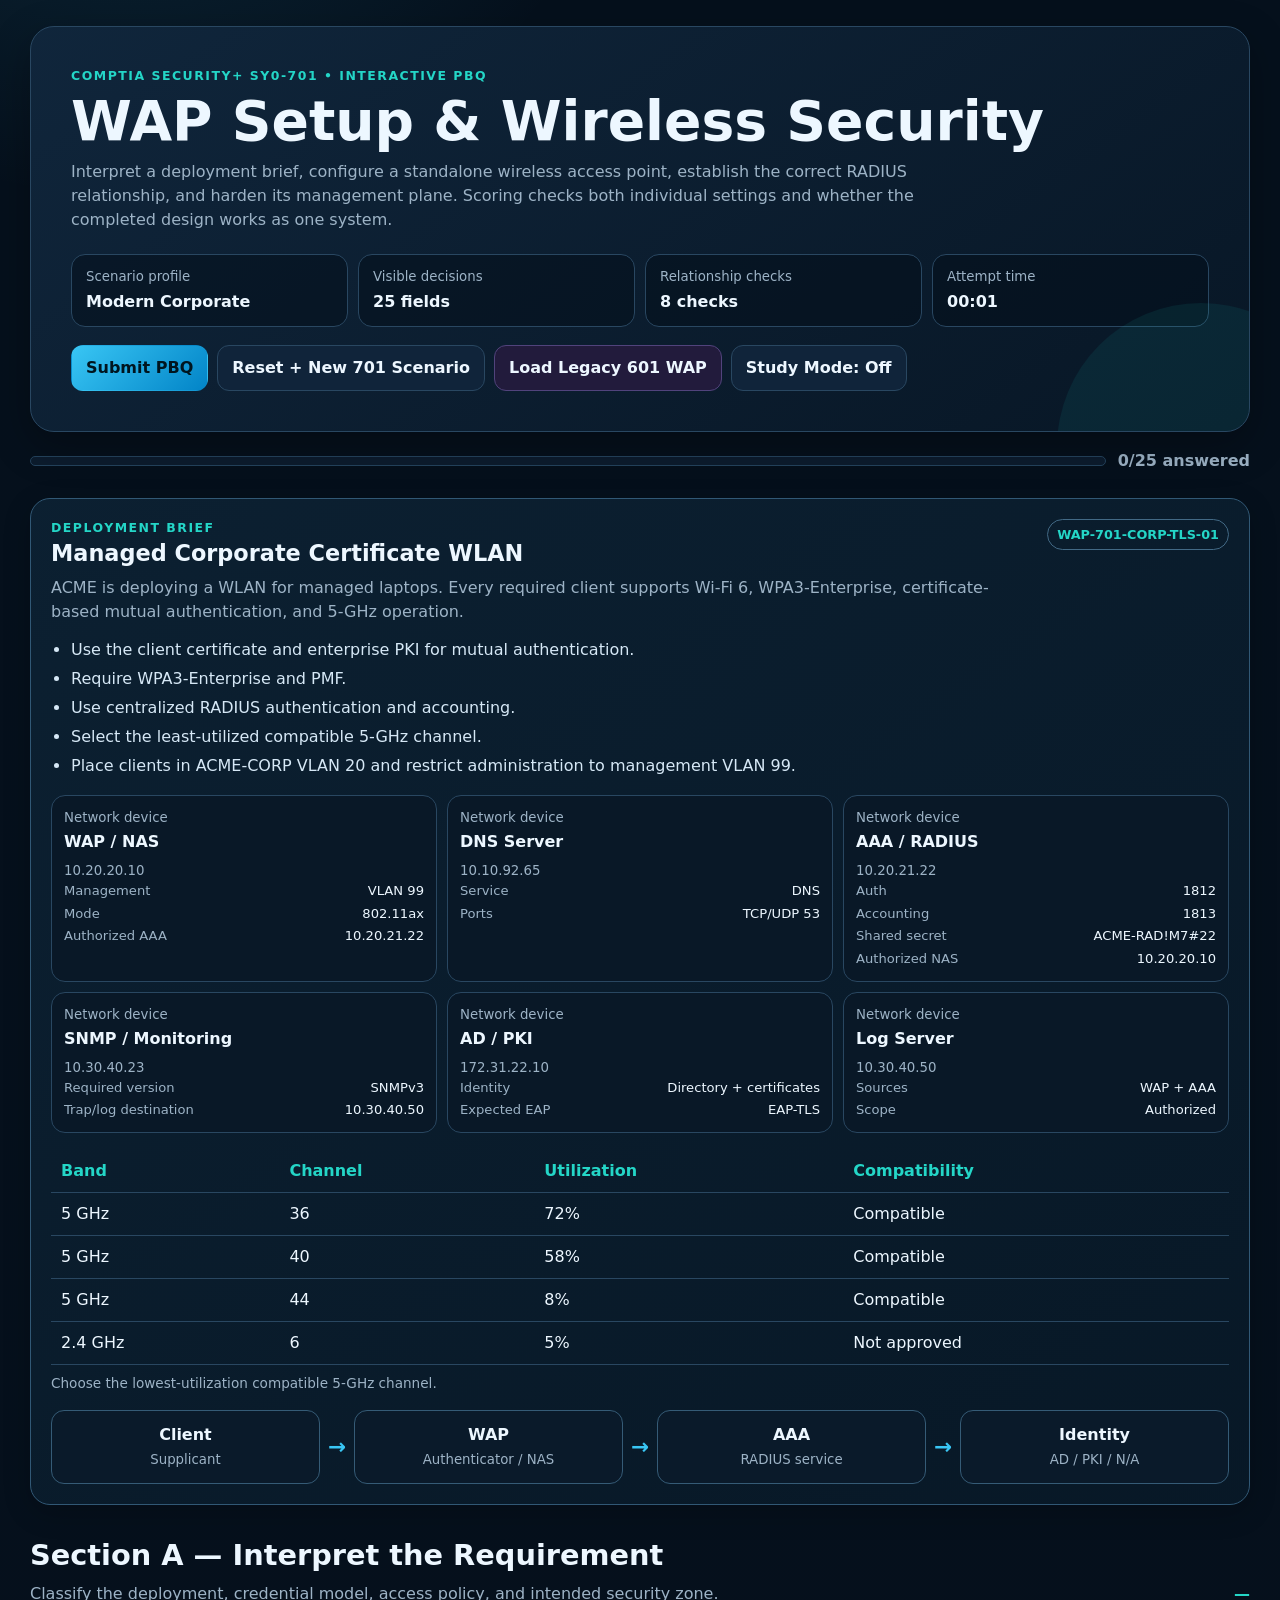
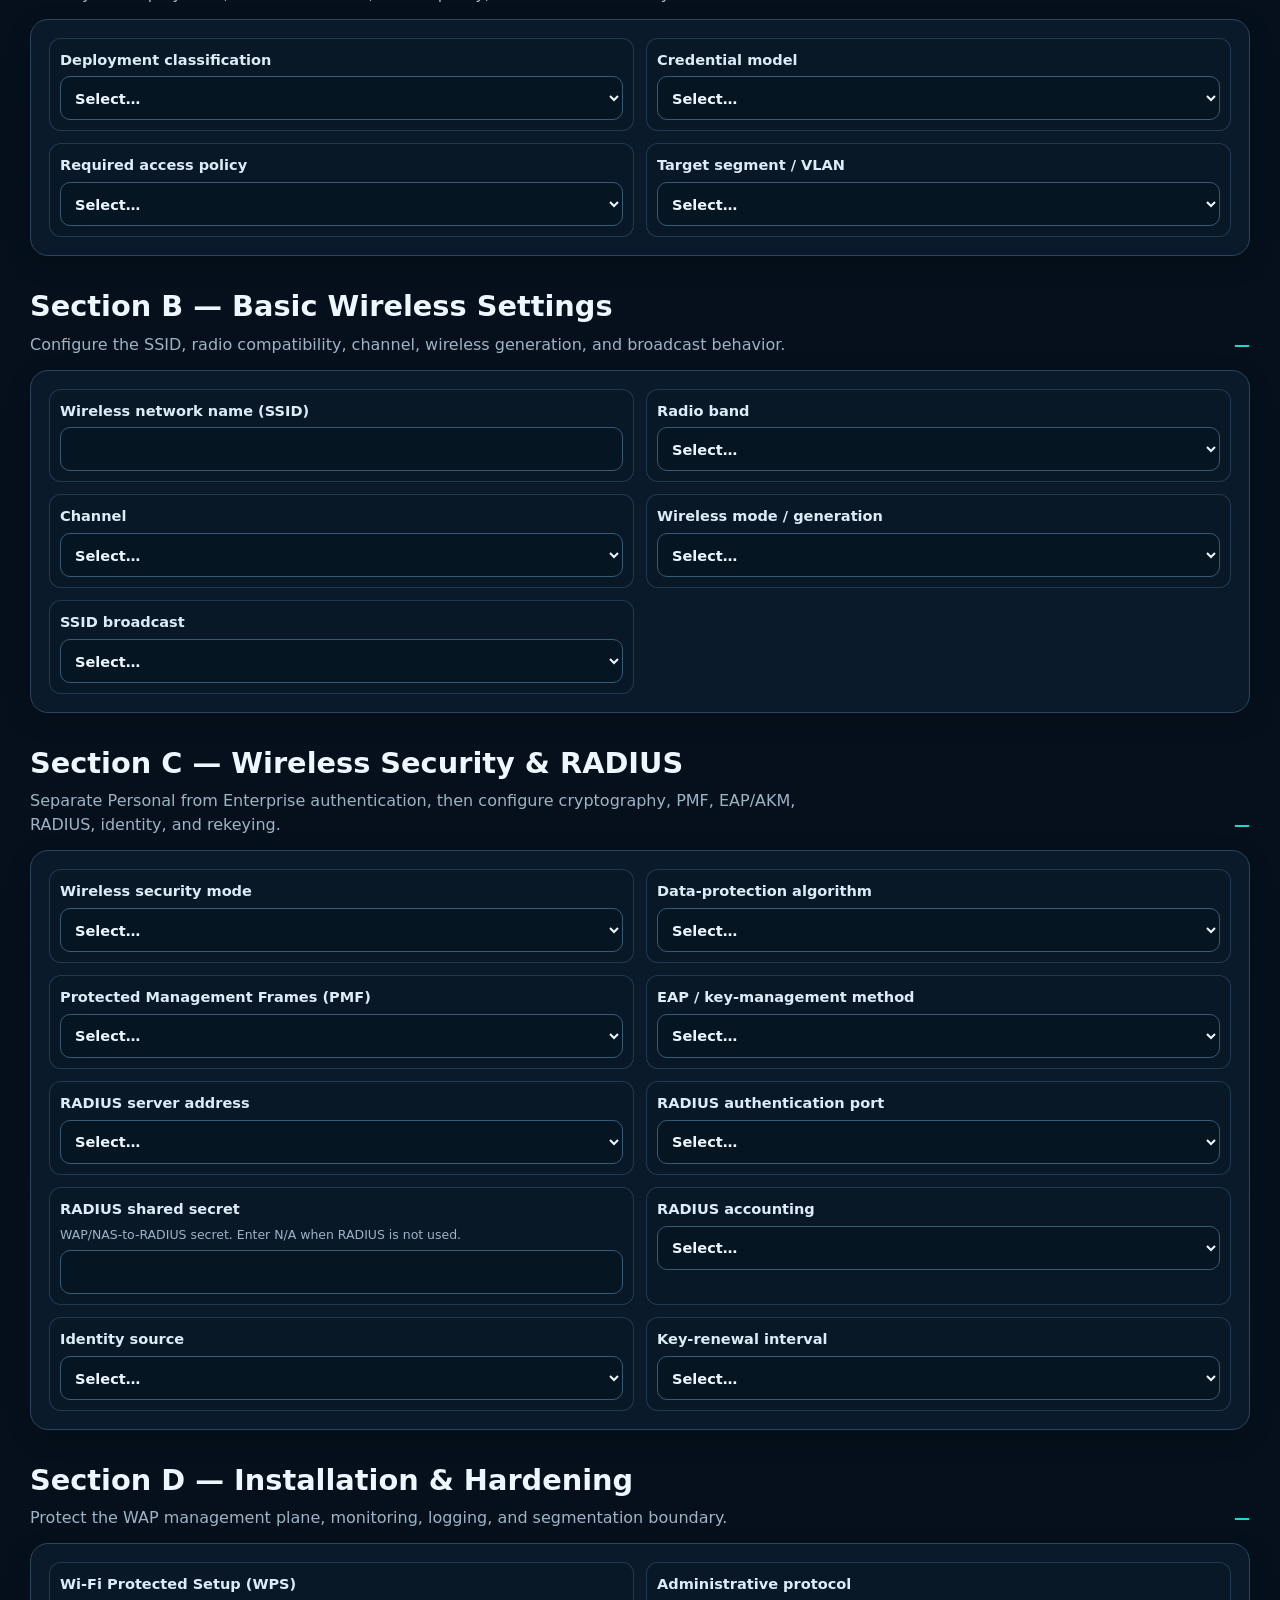
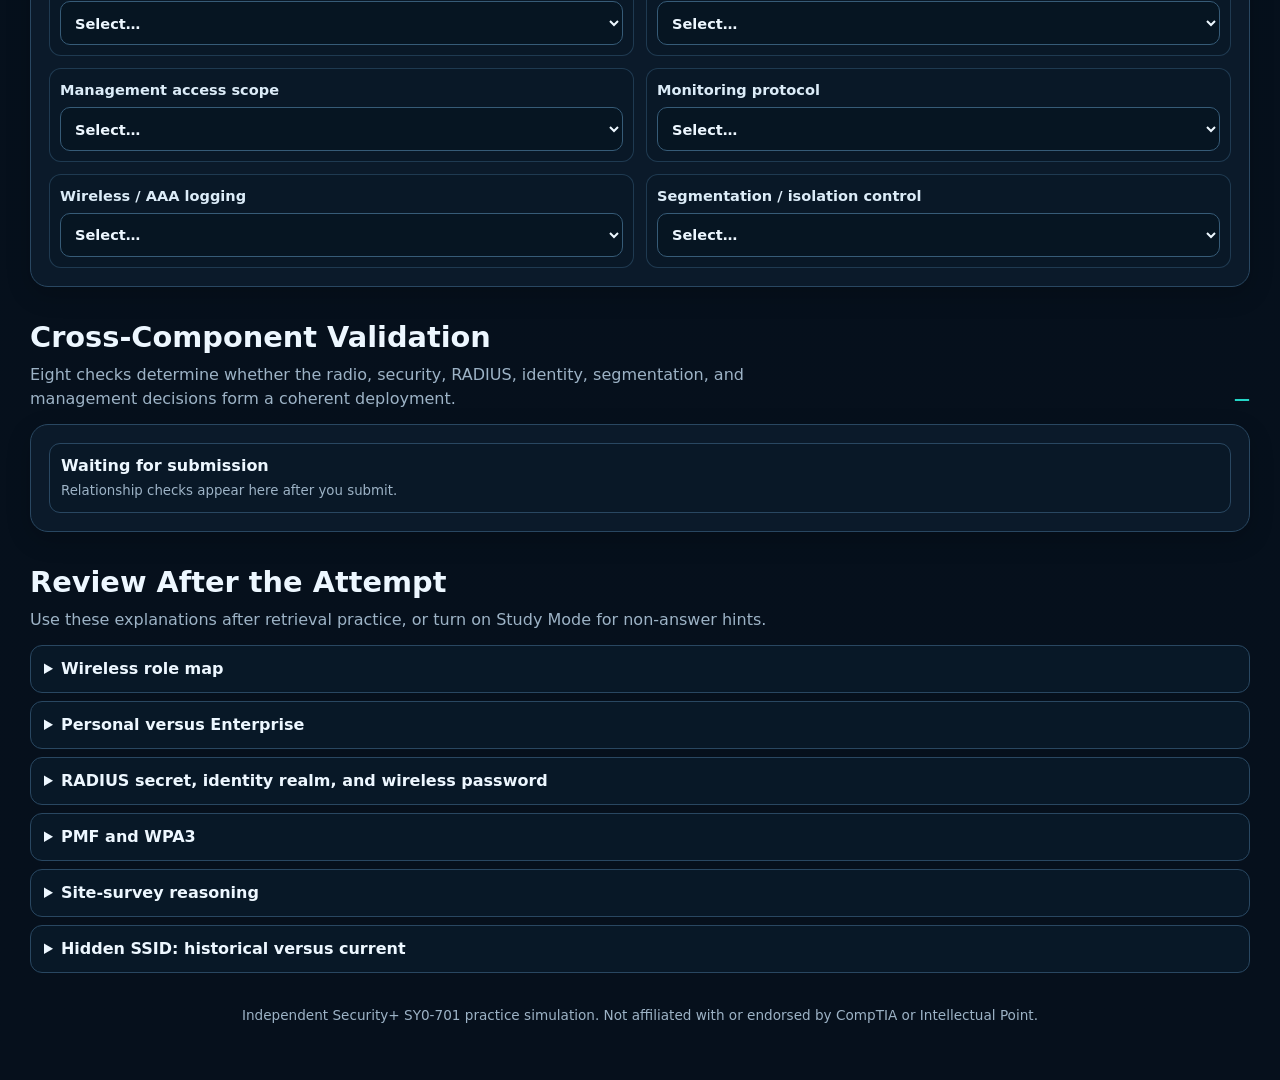
<file: security-plus/wap-setup-pbq/index.html>
<!DOCTYPE html>
<html lang="en">
<head>
  <meta charset="utf-8">
  <meta name="viewport" content="width=device-width,initial-scale=1">
  <meta name="description" content="Interactive CompTIA Security+ SY0-701 WAP setup, wireless security, RADIUS, and hardening PBQ practice lab.">
  <title>Security+ SY0-701 WAP Setup PBQ</title>
  <style>
    :root{color-scheme:dark;--bg:#06101c;--panel:#0c1b2b;--panel2:#10263c;--line:#294761;--text:#edf7ff;--muted:#9db3c6;--accent:#39c6f4;--accent2:#24d6c7;--ok:#34d399;--bad:#fb7185;--warn:#fbbf24;--violet:#a78bfa;--shadow:0 14px 40px rgba(0,0,0,.28);--radius:18px}
    *{box-sizing:border-box}html{scroll-behavior:smooth}body{margin:0;min-height:100vh;background:radial-gradient(circle at 10% -8%,rgba(57,198,244,.17),transparent 34rem),linear-gradient(180deg,#05101c,var(--bg));color:var(--text);font-family:Inter,ui-sans-serif,system-ui,-apple-system,BlinkMacSystemFont,"Segoe UI",sans-serif;line-height:1.5}button,select,input{font:inherit}button{cursor:pointer}a{color:var(--accent)}
    .shell{width:min(1220px,calc(100% - 28px));margin:auto;padding:26px 0 54px}.hero{border:1px solid var(--line);background:linear-gradient(145deg,rgba(16,38,60,.97),rgba(8,23,38,.96));border-radius:24px;padding:clamp(22px,4vw,40px);box-shadow:var(--shadow);position:relative;overflow:hidden}.hero:after{content:"";position:absolute;width:18rem;height:18rem;border-radius:50%;right:-6rem;bottom:-10rem;background:rgba(36,214,199,.08);pointer-events:none}.eyebrow{color:var(--accent2);text-transform:uppercase;letter-spacing:.12em;font-size:.78rem;font-weight:800}h1{margin:7px 0 9px;font-size:clamp(2rem,5vw,3.45rem);line-height:1.05}h2{margin:0}.hero p{margin:0;max-width:900px;color:var(--muted)}
    .meta{display:grid;grid-template-columns:repeat(4,minmax(0,1fr));gap:10px;margin-top:22px}.meta-card{border:1px solid var(--line);border-radius:14px;background:rgba(3,14,25,.52);padding:12px 14px}.meta-card small,.device small{display:block;color:var(--muted)}.meta-card strong{display:block;margin-top:3px}.toolbar{display:flex;gap:9px;flex-wrap:wrap;margin-top:18px}.btn{min-height:44px;border:1px solid var(--line);border-radius:12px;padding:10px 14px;background:#10243a;color:var(--text);font-weight:760}.btn:hover{border-color:#4d7898}.btn-primary{background:linear-gradient(135deg,var(--accent),#0284c7);border-color:transparent;color:#00151f}.btn-violet{background:#221b3c;border-color:#51437c}.statusbar{margin:17px 0 25px;display:grid;grid-template-columns:1fr auto;gap:12px;align-items:center}.progress{height:10px;border-radius:999px;border:1px solid #24435d;background:#0c1c2e;overflow:hidden}.progress>div{height:100%;width:0;background:linear-gradient(90deg,var(--accent),var(--accent2));transition:width .2s}.counter{color:var(--muted);font-weight:750;white-space:nowrap}
    .dossier{border:1px solid #315875;border-radius:20px;background:linear-gradient(145deg,rgba(12,32,50,.96),rgba(8,24,39,.96));padding:20px;box-shadow:0 8px 28px rgba(0,0,0,.2)}.dossier-head{display:flex;justify-content:space-between;align-items:flex-start;gap:14px}.dossier h2{font-size:1.4rem}.dossier p{color:var(--muted);margin:5px 0 0}.scenario-badge{border:1px solid #426985;border-radius:999px;padding:5px 9px;color:var(--accent2);font-size:.8rem;font-weight:800;white-space:nowrap}.requirements{margin:14px 0 0;padding-left:20px}.requirements li{margin:5px 0;color:#d6e8f6}
    .device-grid{display:grid;grid-template-columns:repeat(3,minmax(0,1fr));gap:10px;margin-top:17px}.device{border:1px solid var(--line);border-radius:14px;background:#091827;padding:12px}.device.distractor{border-style:dashed}.device strong{display:block;margin:2px 0 7px}.device dl{margin:0;display:grid;grid-template-columns:auto 1fr;gap:3px 9px;font-size:.82rem}.device dt{color:var(--muted)}.device dd{margin:0;text-align:right;overflow-wrap:anywhere}.survey{margin-top:17px;overflow:auto}.survey table{width:100%;border-collapse:collapse;min-width:580px}.survey th,.survey td{padding:9px 10px;border-bottom:1px solid var(--line);text-align:left}.survey th{color:var(--accent2)}.survey-note{font-size:.85rem;color:var(--muted);margin-top:8px}.topology{display:grid;grid-template-columns:1fr auto 1fr auto 1fr auto 1fr;gap:8px;align-items:center;margin-top:17px}.node{border:1px solid #355b76;border-radius:13px;background:#0a1a2a;padding:12px;text-align:center;min-width:0}.node strong{display:block}.node small{color:var(--muted)}.arrow{color:var(--accent);font-weight:900;font-size:1.35rem}
    .section{margin-top:29px}.section-head{display:flex;justify-content:space-between;gap:16px;align-items:end;margin-bottom:13px}.section-head h2{font-size:clamp(1.35rem,3vw,1.8rem)}.section-head p{margin:4px 0 0;color:var(--muted);max-width:820px}.section-score{color:var(--accent2);font-weight:850;white-space:nowrap}.card{border:1px solid var(--line);border-radius:var(--radius);background:rgba(12,27,43,.94);padding:18px;box-shadow:0 8px 24px rgba(0,0,0,.18)}.field-grid{display:grid;grid-template-columns:repeat(2,minmax(0,1fr));gap:12px}.field{border:1px solid rgba(41,71,97,.72);border-radius:12px;background:#091827;padding:10px}.field.correct{border-color:rgba(52,211,153,.72)}.field.incorrect{border-color:rgba(251,113,133,.82)}label{display:grid;gap:6px;font-size:.91rem;font-weight:760;color:#dcecf8}.help{font-size:.78rem;color:var(--muted);font-weight:500}.field-feedback{margin-top:7px;font-size:.8rem;color:var(--muted);display:none}.field-feedback.show{display:block}.incorrect .field-feedback{color:#ffc4cf}.correct .field-feedback{color:#a9f3d5}select,input[type=text]{width:100%;min-height:44px;border:1px solid #365b77;border-radius:10px;background:#061522;color:var(--text);padding:9px 10px;outline:none}select:focus,input:focus,button:focus-visible{outline:3px solid rgba(57,198,244,.28);outline-offset:2px}.study-hint{display:none;margin:0 0 13px;border-left:3px solid var(--accent);border-radius:8px;background:#082033;padding:9px 11px;color:#cfefff}.study-hint.show{display:block}
    .validation-list{display:grid;gap:9px}.validation{border:1px solid var(--line);border-radius:11px;background:#091827;padding:10px 11px}.validation.good{border-color:rgba(52,211,153,.6)}.validation.bad{border-color:rgba(251,113,133,.7)}.validation strong{display:block}.validation small{color:var(--muted)}.results{display:none;margin-top:26px;border:1px solid var(--line);border-radius:20px;padding:22px;background:linear-gradient(145deg,#10263a,#0b1a2a)}.results.show{display:block}.result-grid{display:grid;grid-template-columns:repeat(6,minmax(0,1fr));gap:9px;margin:14px 0}.score-card{border:1px solid var(--line);border-radius:13px;background:#081827;padding:11px}.score-card small{display:block;color:var(--muted)}.score-card strong{font-size:1.35rem}.score-good{color:var(--ok)}.score-mid{color:var(--warn)}.score-low{color:var(--bad)}details{border:1px solid var(--line);border-radius:12px;background:#081827;padding:11px 13px}details+details{margin-top:8px}summary{cursor:pointer;font-weight:800}.footer{text-align:center;color:var(--muted);font-size:.85rem;padding-top:32px}
    @media(max-width:980px){.device-grid{grid-template-columns:repeat(2,minmax(0,1fr))}.topology{grid-template-columns:1fr}.arrow{transform:rotate(90deg);text-align:center}.result-grid{grid-template-columns:repeat(3,minmax(0,1fr))}}@media(max-width:690px){.shell{width:min(100% - 16px,1220px);padding-top:9px}.hero,.card,.dossier{padding:15px}.meta{grid-template-columns:1fr 1fr}.field-grid,.device-grid{grid-template-columns:1fr}.result-grid{grid-template-columns:1fr 1fr}.dossier-head,.section-head{align-items:flex-start;flex-direction:column}}
  </style>
</head>
<body>
<main class="shell">
  <section class="hero">
    <div class="eyebrow">CompTIA Security+ SY0-701 • Interactive PBQ</div><h1>WAP Setup &amp; Wireless Security</h1>
    <p>Interpret a deployment brief, configure a standalone wireless access point, establish the correct RADIUS relationship, and harden its management plane. Scoring checks both individual settings and whether the completed design works as one system.</p>
    <div class="meta"><div class="meta-card"><small>Scenario profile</small><strong id="profileLabel">Deterministic 701</strong></div><div class="meta-card"><small>Visible decisions</small><strong id="fieldCount">25 fields</strong></div><div class="meta-card"><small>Relationship checks</small><strong id="relationCount">8 checks</strong></div><div class="meta-card"><small>Attempt time</small><strong id="timer">00:00</strong></div></div>
    <div class="toolbar"><button class="btn btn-primary" id="submitBtn" type="button">Submit PBQ</button><button class="btn" id="nextBtn" type="button">Reset + New 701 Scenario</button><button class="btn btn-violet" id="legacyBtn" type="button">Load Legacy 601 WAP</button><button class="btn" id="studyBtn" type="button" aria-pressed="false">Study Mode: Off</button></div>
  </section>
  <div class="statusbar"><div class="progress"><div id="progressFill"></div></div><div class="counter"><span id="answered">0</span>/<span id="answerTotal">25</span> answered</div></div>
  <section class="dossier" aria-labelledby="scenarioTitle">
    <div class="dossier-head"><div><div class="eyebrow">Deployment Brief</div><h2 id="scenarioTitle">Scenario</h2><p id="scenarioSummary"></p></div><div class="scenario-badge" id="scenarioId">WAP-000</div></div>
    <ul class="requirements" id="requirements"></ul><div class="device-grid" id="devices"></div>
    <div class="survey"><table><thead><tr><th>Band</th><th>Channel</th><th>Utilization</th><th>Compatibility</th></tr></thead><tbody id="surveyBody"></tbody></table><div class="survey-note" id="surveyNote"></div></div>
    <div class="topology" aria-label="Enterprise wireless authentication path"><div class="node"><strong>Client</strong><small>Supplicant</small></div><div class="arrow">→</div><div class="node"><strong>WAP</strong><small>Authenticator / NAS</small></div><div class="arrow">→</div><div class="node"><strong>AAA</strong><small>RADIUS service</small></div><div class="arrow">→</div><div class="node"><strong>Identity</strong><small>AD / PKI / N/A</small></div></div>
  </section>
  <section class="section"><div class="section-head"><div><h2>Section A — Interpret the Requirement</h2><p>Classify the deployment, credential model, access policy, and intended security zone.</p></div><div class="section-score" id="scoreA">—</div></div><div class="card"><div class="study-hint" data-hint="A"></div><div class="field-grid" id="fieldsA"></div></div></section>
  <section class="section"><div class="section-head"><div><h2>Section B — Basic Wireless Settings</h2><p>Configure the SSID, radio compatibility, channel, wireless generation, and broadcast behavior.</p></div><div class="section-score" id="scoreB">—</div></div><div class="card"><div class="study-hint" data-hint="B"></div><div class="field-grid" id="fieldsB"></div></div></section>
  <section class="section"><div class="section-head"><div><h2>Section C — Wireless Security &amp; RADIUS</h2><p>Separate Personal from Enterprise authentication, then configure cryptography, PMF, EAP/AKM, RADIUS, identity, and rekeying.</p></div><div class="section-score" id="scoreC">—</div></div><div class="card"><div class="study-hint" data-hint="C"></div><div class="field-grid" id="fieldsC"></div></div></section>
  <section class="section"><div class="section-head"><div><h2>Section D — Installation &amp; Hardening</h2><p>Protect the WAP management plane, monitoring, logging, and segmentation boundary.</p></div><div class="section-score" id="scoreD">—</div></div><div class="card"><div class="study-hint" data-hint="D"></div><div class="field-grid" id="fieldsD"></div></div></section>
  <section class="section"><div class="section-head"><div><h2>Cross-Component Validation</h2><p>Eight checks determine whether the radio, security, RADIUS, identity, segmentation, and management decisions form a coherent deployment.</p></div><div class="section-score" id="scoreRelations">—</div></div><div class="card"><div class="validation-list" id="validationList"><div class="validation"><strong>Waiting for submission</strong><small>Relationship checks appear here after you submit.</small></div></div></div></section>
  <section class="results" id="results" aria-live="polite"><div class="eyebrow">Attempt Results</div><h2 id="headline">PBQ scored</h2><div class="result-grid"><div class="score-card"><small>Total</small><strong id="totalScore">0%</strong></div><div class="score-card"><small>Interpret</small><strong id="resA">0/4</strong></div><div class="score-card"><small>Wireless</small><strong id="resB">0/5</strong></div><div class="score-card"><small>Security</small><strong id="resC">0/10</strong></div><div class="score-card"><small>Hardening</small><strong id="resD">0/6</strong></div><div class="score-card"><small>Relationships</small><strong id="resR">0/8</strong></div></div><p id="resultMessage"></p></section>
  <section class="section"><div class="section-head"><div><h2>Review After the Attempt</h2><p>Use these explanations after retrieval practice, or turn on Study Mode for non-answer hints.</p></div></div>
    <details><summary>Wireless role map</summary><p><strong>Supplicant</strong> is the client. The <strong>WAP</strong> is the authenticator and RADIUS NAS/client. The <strong>RADIUS server</strong> supports the access decision. AD/LDAP and PKI provide identity evidence behind RADIUS.</p></details>
    <details><summary>Personal versus Enterprise</summary><p><strong>WPA3-Personal</strong> uses SAE and a wireless passphrase. <strong>WPA3-Enterprise</strong> uses 802.1X/EAP and RADIUS. WPA2-Enterprise remains a compatibility option when required clients cannot use WPA3.</p></details>
    <details><summary>RADIUS secret, identity realm, and wireless password</summary><p>The RADIUS shared secret protects WAP-to-RADIUS communication. Wireless users do not enter it. An identity realm scopes or routes identity names; it is neither the shared secret nor automatically the SSID. A WPA-Personal passphrase protects a different relationship.</p></details>
    <details><summary>PMF and WPA3</summary><p>Protected Management Frames help protect deauthentication and disassociation traffic. The WPA3 profiles require PMF.</p></details>
    <details><summary>Site-survey reasoning</summary><p>Choose the least-congested channel compatible with the required band and clients. The familiar 1/6/11 rule applies to the simplified 20-MHz 2.4-GHz exam model, not 5-GHz or 6-GHz planning.</p></details>
    <details><summary>Hidden SSID: historical versus current</summary><p>The historical video required SSID broadcast disabled. That answer is preserved, but hiding an SSID is obscurity rather than effective access control.</p></details>
  </section>
  <div class="footer">Independent Security+ SY0-701 practice simulation. Not affiliated with or endorsed by CompTIA or Intellectual Point.</div>
</main>
<script>
const OPTIONS={
 deployment:[['corporate_managed','Managed corporate WLAN'],['corporate_legacy','Legacy-compatible corporate WLAN'],['guest','Guest wireless'],['iot','Constrained IoT WLAN'],['historical','Historical reconstruction']],
 credential:[['client_certificate','Client certificate'],['username_password','Username + password'],['personal_secret','Personal WLAN secret']],
 access:[['corporate_production','Corporate production'],['corporate_restricted','Restricted corporate access'],['guest_internet_only','Guest Internet-only'],['iot_isolated','IoT isolated'],['historical_enterprise','Historical enterprise WLAN']],
 segment:[['ACME-CORP VLAN 20','ACME-CORP VLAN 20'],['ACME-LEGACY VLAN 30','ACME-LEGACY VLAN 30'],['ACME-GUEST VLAN 90','ACME-GUEST VLAN 90'],['ACME-IOT VLAN 70','ACME-IOT VLAN 70'],['not_shown_legacy','Not shown in historical task']],
 band:[['band_5ghz','5 GHz'],['band_2_4ghz','2.4 GHz'],['not_shown_legacy','Not shown in historical task']],
 channel:['1','6','11','36','40','44','149','153','157'].map(v=>[v,v]),
 mode:[['wifi6_80211ax','Wi-Fi 6 / 802.11ax'],['wifi5_80211ac','Wi-Fi 5 / 802.11ac'],['wifi4_80211n','Wi-Fi 4 / 802.11n'],['mixed_legacy','Mixed B/G/N (legacy label)']],
 enabled:[['enabled','Enabled'],['disabled','Disabled']],
 security:[['wpa3_enterprise','WPA3-Enterprise'],['wpa2_enterprise','WPA2-Enterprise'],['wpa3_personal','WPA3-Personal'],['wpa2_personal','WPA2-Personal'],['open','Open'],['wep','WEP']],
 protection:[['aes_ccmp','AES-CCMP'],['aes_legacy_label','AES (legacy label)'],['tkip','TKIP'],['wep','WEP']],
 pmf:[['required','Required'],['capable_optional','Capable / optional'],['disabled','Disabled'],['not_shown_legacy','Not shown in historical task']],
 auth:[['eap_tls','EAP-TLS'],['peap_mschapv2','PEAP / MSCHAPv2'],['sae','SAE'],['psk_no_eap','PSK — no EAP'],['not_shown_legacy','Not shown in historical task']],
 radiusPort:[['1812','1812 — authentication'],['1813','1813 — accounting'],['53','53 — DNS'],['161','161 — SNMP'],['not_used','Not used']],
 accounting:[['enabled_1813','Enabled — UDP 1813'],['disabled','Disabled'],['not_used','Not used'],['not_shown_legacy','Not shown in historical task']],
 identity:[['ad_pki','AD / LDAP + enterprise PKI'],['ad_ldap','AD / LDAP'],['not_used','Not used'],['not_shown_legacy','Not shown in historical task']],
 renewal:[['3600','3600 seconds'],['1800','1800 seconds'],['86400','86400 seconds']],
 wps:[['disabled','Disabled'],['enabled','Enabled'],['not_shown_legacy','Not shown in historical task']],
 admin:[['https_ssh','HTTPS / SSH'],['http_telnet','HTTP / Telnet'],['not_shown_legacy','Not shown in historical task']],
 management:[['management_vlan_99','Dedicated management VLAN 99'],['client_wlan','Same network as wireless clients'],['not_shown_legacy','Not shown in historical task']],
 monitoring:[['snmpv3','SNMPv3'],['snmpv2c','SNMPv2c'],['disabled','Disabled'],['not_shown_legacy','Not shown in historical task']],
 logging:[['enabled_authorized','Enabled to authorized log/AAA destination'],['disabled','Disabled'],['not_shown_legacy','Not shown in historical task']],
 isolation:[['corporate_vlan_only','Corporate VLAN only'],['restricted_legacy_vlan','Restricted legacy corporate VLAN'],['guest_client_isolation','Guest client isolation + Internet-only'],['iot_isolated_acl','Isolated IoT ACL/VLAN'],['not_shown_legacy','Not shown in historical task']]
};
const FIELD_DEFS={
 A:[['deployment_class','Deployment classification','deployment'],['credential_model','Credential model','credential'],['access_policy','Required access policy','access'],['target_segment','Target segment / VLAN','segment']],
 B:[['wlan_ssid','Wireless network name (SSID)','text'],['radio_band','Radio band','band'],['channel','Channel','channel'],['wireless_mode','Wireless mode / generation','mode'],['ssid_broadcast','SSID broadcast','enabled']],
 C:[['security_mode','Wireless security mode','security'],['data_protection','Data-protection algorithm','protection'],['pmf_policy','Protected Management Frames (PMF)','pmf'],['eap_or_akm','EAP / key-management method','auth'],['radius_server','RADIUS server address','radius'],['radius_auth_port','RADIUS authentication port','radiusPort'],['radius_shared_secret','RADIUS shared secret','secret'],['radius_accounting','RADIUS accounting','accounting'],['identity_source','Identity source','identity'],['key_renewal','Key-renewal interval','renewal']],
 D:[['wps_state','Wi-Fi Protected Setup (WPS)','wps'],['admin_protocol','Administrative protocol','admin'],['management_scope','Management access scope','management'],['monitoring_protocol','Monitoring protocol','monitoring'],['logging_state','Wireless / AAA logging','logging'],['segmentation_control','Segmentation / isolation control','isolation']]
};
const DNS={name:'DNS Server',address:'10.10.92.65',facts:[['Service','DNS'],['Ports','TCP/UDP 53']]};
const SNMP={name:'SNMP / Monitoring',address:'10.30.40.23',facts:[['Required version','SNMPv3'],['Trap/log destination','10.30.40.50']]};
const FIXTURES=[
 {id:'WAP-701-CORP-TLS-01',profile:'modern_corp',profileLabel:'Modern Corporate',title:'Managed Corporate Certificate WLAN',summary:'ACME is deploying a WLAN for managed laptops. Every required client supports Wi-Fi 6, WPA3-Enterprise, certificate-based mutual authentication, and 5-GHz operation.',requirements:['Use the client certificate and enterprise PKI for mutual authentication.','Require WPA3-Enterprise and PMF.','Use centralized RADIUS authentication and accounting.','Select the least-utilized compatible 5-GHz channel.','Place clients in ACME-CORP VLAN 20 and restrict administration to management VLAN 99.'],survey:[['5 GHz','36','72%','Compatible'],['5 GHz','40','58%','Compatible'],['5 GHz','44','8%','Compatible'],['2.4 GHz','6','5%','Not approved']],surveyNote:'Choose the lowest-utilization compatible 5-GHz channel.',devices:[{name:'WAP / NAS',address:'10.20.20.10',facts:[['Management','VLAN 99'],['Mode','802.11ax'],['Authorized AAA','10.20.21.22']]},DNS,{name:'AAA / RADIUS',address:'10.20.21.22',facts:[['Auth','1812'],['Accounting','1813'],['Shared secret','ACME-RAD!M7#22'],['Authorized NAS','10.20.20.10']]},SNMP,{name:'AD / PKI',address:'172.31.22.10',facts:[['Identity','Directory + certificates'],['Expected EAP','EAP-TLS']]},{name:'Log Server',address:'10.30.40.50',facts:[['Sources','WAP + AAA'],['Scope','Authorized']] }],answers:{deployment_class:'corporate_managed',credential_model:'client_certificate',access_policy:'corporate_production',target_segment:'ACME-CORP VLAN 20',wlan_ssid:'ACME-CORP',radio_band:'band_5ghz',channel:'44',wireless_mode:'wifi6_80211ax',ssid_broadcast:'enabled',security_mode:'wpa3_enterprise',data_protection:'aes_ccmp',pmf_policy:'required',eap_or_akm:'eap_tls',radius_server:'10.20.21.22',radius_auth_port:'1812',radius_shared_secret:'ACME-RAD!M7#22',radius_accounting:'enabled_1813',identity_source:'ad_pki',key_renewal:'3600',wps_state:'disabled',admin_protocol:'https_ssh',management_scope:'management_vlan_99',monitoring_protocol:'snmpv3',logging_state:'enabled_authorized',segmentation_control:'corporate_vlan_only'}},
 {id:'WAP-701-CORP-PEAP-02',profile:'legacy_corp',profileLabel:'Legacy Corporate',title:'WPA2-Enterprise Compatibility WLAN',summary:'A corporate device group supports 5-GHz 802.11ac and WPA2-Enterprise but cannot use WPA3 or client certificates. Policy requires individual directory credentials, centralized AAA, and AES protection.',requirements:['Use WPA2-Enterprise with AES-CCMP; do not select TKIP or WEP.','Use PEAP/MSCHAPv2 with directory credentials.','Use RADIUS authentication and accounting.','Select the least-utilized compatible 5-GHz channel.','Keep devices on the restricted legacy corporate VLAN.'],survey:[['5 GHz','36','68%','Compatible'],['5 GHz','149','11%','Compatible'],['5 GHz','157','46%','Compatible'],['2.4 GHz','11','4%','Not approved']],surveyNote:'Channel 149 has the uniquely lowest compatible utilization.',devices:[{name:'WAP / NAS',address:'10.20.30.10',facts:[['Management','VLAN 99'],['Mode','802.11ac'],['Authorized AAA','10.20.31.22']]},DNS,{name:'AAA / RADIUS',address:'10.20.31.22',facts:[['Auth','1812'],['Accounting','1813'],['Shared secret','ACME-RAD!L8#31'],['Authorized NAS','10.20.30.10']]},SNMP,{name:'AD / LDAP',address:'172.31.32.10',facts:[['Identity','Directory credentials'],['Expected EAP','PEAP/MSCHAPv2']]},{name:'Log Server',address:'10.30.40.50',facts:[['Sources','WAP + AAA'],['Scope','Authorized']]}],answers:{deployment_class:'corporate_legacy',credential_model:'username_password',access_policy:'corporate_restricted',target_segment:'ACME-LEGACY VLAN 30',wlan_ssid:'ACME-LEGACY',radio_band:'band_5ghz',channel:'149',wireless_mode:'wifi5_80211ac',ssid_broadcast:'enabled',security_mode:'wpa2_enterprise',data_protection:'aes_ccmp',pmf_policy:'capable_optional',eap_or_akm:'peap_mschapv2',radius_server:'10.20.31.22',radius_auth_port:'1812',radius_shared_secret:'ACME-RAD!L8#31',radius_accounting:'enabled_1813',identity_source:'ad_ldap',key_renewal:'3600',wps_state:'disabled',admin_protocol:'https_ssh',management_scope:'management_vlan_99',monitoring_protocol:'snmpv3',logging_state:'enabled_authorized',segmentation_control:'restricted_legacy_vlan'}},
 {id:'WAP-701-GUEST-SAE-03',profile:'guest_wireless',profileLabel:'Guest Wireless',title:'WPA3-Personal Guest WLAN',summary:'Visitors need encrypted Internet access on modern 5-GHz devices. They must not use corporate identities, depend on corporate RADIUS, or reach employee resources.',requirements:['Use WPA3-Personal and SAE.','Do not configure a corporate RADIUS dependency.','Require PMF and keep SSID broadcast enabled.','Select the least-utilized compatible 5-GHz channel.','Use guest client isolation and Internet-only VLAN 90.'],survey:[['5 GHz','149','64%','Compatible'],['5 GHz','153','43%','Compatible'],['5 GHz','157','6%','Compatible'],['2.4 GHz','1','3%','Not approved']],surveyNote:'Channel 157 has the uniquely lowest compatible utilization.',devices:[{name:'WAP',address:'10.20.90.10',facts:[['Management','VLAN 99'],['Mode','802.11ax'],['Guest network','VLAN 90']]},DNS,{name:'Corporate AAA',address:'10.20.21.22',distractor:true,facts:[['Authorization','Not approved'],['Role','Distractor']]},SNMP,{name:'Corporate AD / PKI',address:'172.31.22.10',distractor:true,facts:[['Authorization','Not used'],['Role','Distractor']]},{name:'Log Server',address:'10.30.40.50',facts:[['Source','WAP events'],['Scope','Authorized']]}],answers:{deployment_class:'guest',credential_model:'personal_secret',access_policy:'guest_internet_only',target_segment:'ACME-GUEST VLAN 90',wlan_ssid:'ACME-GUEST',radio_band:'band_5ghz',channel:'157',wireless_mode:'wifi6_80211ax',ssid_broadcast:'enabled',security_mode:'wpa3_personal',data_protection:'aes_ccmp',pmf_policy:'required',eap_or_akm:'sae',radius_server:'not_used',radius_auth_port:'not_used',radius_shared_secret:'not_used',radius_accounting:'not_used',identity_source:'not_used',key_renewal:'3600',wps_state:'disabled',admin_protocol:'https_ssh',management_scope:'management_vlan_99',monitoring_protocol:'snmpv3',logging_state:'enabled_authorized',segmentation_control:'guest_client_isolation'}},
 {id:'WAP-701-IOT-PSK-04',profile:'constrained_iot',profileLabel:'Constrained IoT',title:'Isolated 2.4-GHz IoT WLAN',summary:'A sensor fleet supports only 2.4-GHz 802.11n and WPA2-Personal. The sensors cannot perform 802.1X. The organization will isolate them rather than weaken the corporate WLAN.',requirements:['Use WPA2-Personal with AES-CCMP.','Do not configure RADIUS or EAP.','Select the least-congested compatible 1/6/11 channel.','Keep the corporate WLAN unchanged.','Place sensors in isolated IoT VLAN 70 behind a restrictive ACL.'],survey:[['2.4 GHz','1','77%','Compatible'],['2.4 GHz','6','9%','Compatible'],['2.4 GHz','11','61%','Compatible'],['5 GHz','44','2%','Not supported']],surveyNote:'Among compatible 2.4-GHz channels, channel 6 is uniquely least congested.',devices:[{name:'WAP',address:'10.20.70.10',facts:[['Management','VLAN 99'],['Mode','802.11n'],['IoT network','VLAN 70']]},DNS,{name:'Corporate AAA',address:'10.20.21.22',distractor:true,facts:[['Authorization','Not used'],['Role','Distractor']]},SNMP,{name:'Corporate AD / PKI',address:'172.31.22.10',distractor:true,facts:[['Authorization','Not used'],['Role','Distractor']]},{name:'Log Server',address:'10.30.40.50',facts:[['Source','WAP events'],['Scope','Authorized']]}],answers:{deployment_class:'iot',credential_model:'personal_secret',access_policy:'iot_isolated',target_segment:'ACME-IOT VLAN 70',wlan_ssid:'ACME-IOT',radio_band:'band_2_4ghz',channel:'6',wireless_mode:'wifi4_80211n',ssid_broadcast:'enabled',security_mode:'wpa2_personal',data_protection:'aes_ccmp',pmf_policy:'capable_optional',eap_or_akm:'psk_no_eap',radius_server:'not_used',radius_auth_port:'not_used',radius_shared_secret:'not_used',radius_accounting:'not_used',identity_source:'not_used',key_renewal:'3600',wps_state:'disabled',admin_protocol:'https_ssh',management_scope:'management_vlan_99',monitoring_protocol:'snmpv3',logging_state:'enabled_authorized',segmentation_control:'iot_isolated_acl'}},
 {id:'WAP-601-LEGACY-05',profile:'legacy_601',profileLabel:'Historical SY0-601',title:'Original WAP Setup — Historical Reconstruction',historical:true,summary:'Reconstruct the verified Intellectual Point configuration exactly. Controls absent from the original interface must be marked Not shown in historical task.',requirements:['Preserve Mixed B/G/N mode, channel 11, SSID enterprisewifi, and disabled SSID broadcast.','Use WPA2 Enterprise with the original AES label.','Use the AAA/RADIUS address, authentication port, and shared secret shown.','Use the original 3600-second renewal interval.','Do not invent modern values absent from the historical interface.'],survey:[['Historical task','11','Fixed','Required by video'],['Historical task','1','N/A','Not selected'],['Historical task','6','N/A','Not selected']],surveyNote:'This profile reproduces the original scored task and does not invent a modern survey.',devices:[{name:'WAP',address:'Not shown',facts:[['Mode choices','B/G/N legacy'],['Target SSID','enterprisewifi']]},{name:'DNS Server',address:'10.10.92.65',facts:[['Role','DNS distractor'],['Service','TCP/UDP 53']]},{name:'AAA / RADIUS',address:'10.20.21.22',facts:[['Netmask','255.0.0.0'],['Gateway','10.20.1.1'],['Shared secret','10C8070BE7'],['Realm shown','enterprisewifi'],['Port','1812']]},{name:'SNMP Server',address:'163.20.1.23',facts:[['Role','Monitoring distractor'],['Version','Not shown']]},{name:'AD Server',address:'172.31.22.10',facts:[['Role','Identity behind AAA'],['WAP field','Not entered directly']]}],answers:{deployment_class:'historical',credential_model:'username_password',access_policy:'historical_enterprise',target_segment:'not_shown_legacy',wlan_ssid:'enterprisewifi',radio_band:'not_shown_legacy',channel:'11',wireless_mode:'mixed_legacy',ssid_broadcast:'disabled',security_mode:'wpa2_enterprise',data_protection:'aes_legacy_label',pmf_policy:'not_shown_legacy',eap_or_akm:'not_shown_legacy',radius_server:'10.20.21.22',radius_auth_port:'1812',radius_shared_secret:'10C8070BE7',radius_accounting:'not_shown_legacy',identity_source:'not_shown_legacy',key_renewal:'3600',wps_state:'not_shown_legacy',admin_protocol:'not_shown_legacy',management_scope:'not_shown_legacy',monitoring_protocol:'not_shown_legacy',logging_state:'not_shown_legacy',segmentation_control:'not_shown_legacy'}}
];
const REL_IDS=['radio_survey_compatibility','security_credential_model','wpa3_requires_pmf','enterprise_radius_scope','eap_identity_support','radius_trust_tuple','segment_access_policy','management_monitoring_scope'];
const $=id=>document.getElementById(id),allDefs=()=>Object.values(FIELD_DEFS).flat(),esc=v=>String(v).replace(/[&<>'"]/g,c=>({'&':'&amp;','<':'&lt;','>':'&gt;',"'":'&#39;','"':'&quot;'}[c]));
let scenario=FIXTURES[0],scenarioIndex=0,study=false,started=Date.now();
function optionLabel(value){for(const p of Object.values(OPTIONS).flat())if(p[0]===value)return p[1];return value==='not_used'?'Not used':value}
function opt(set){return '<option value="">Select…</option>'+OPTIONS[set].map(([v,l])=>`<option value="${esc(v)}">${esc(l)}</option>`).join('')}
function radiusOpt(){const ips=[...new Set(scenario.devices.map(d=>d.address).filter(v=>/^\d+(\.\d+){3}$/.test(v)))];return '<option value="">Select…</option>'+ips.map(v=>`<option value="${v}">${v}</option>`).join('')+'<option value="not_used">Not used</option>'}
function renderField([id,label,type]){const help=id==='radius_shared_secret'?'<span class="help">WAP/NAS-to-RADIUS secret. Enter N/A when RADIUS is not used.</span>':'';const ctl=type==='text'||type==='secret'?`<input id="${id}" type="text" autocomplete="off" aria-label="${esc(label)}">`:`<select id="${id}" aria-label="${esc(label)}">${type==='radius'?radiusOpt():opt(type)}</select>`;return `<div class="field" data-field="${id}"><label>${esc(label)}${help}${ctl}</label><div class="field-feedback"></div></div>`}
function renderFields(){Object.entries(FIELD_DEFS).forEach(([s,d])=>$(`fields${s}`).innerHTML=d.map(renderField).join(''));document.querySelectorAll('.field select,.field input').forEach(e=>{e.addEventListener('change',progress);e.addEventListener('input',progress)})}
function renderScenario(){$('scenarioTitle').textContent=scenario.title;$('scenarioSummary').textContent=scenario.summary;$('scenarioId').textContent=scenario.id;$('profileLabel').textContent=scenario.profileLabel;$('requirements').innerHTML=scenario.requirements.map(x=>`<li>${esc(x)}</li>`).join('');$('devices').innerHTML=scenario.devices.map(d=>`<article class="device ${d.distractor?'distractor':''}"><small>${d.distractor?'Potential distractor':'Network device'}</small><strong>${esc(d.name)}</strong><small>${esc(d.address)}</small><dl>${d.facts.map(([k,v])=>`<dt>${esc(k)}</dt><dd>${esc(v)}</dd>`).join('')}</dl></article>`).join('');$('surveyBody').innerHTML=scenario.survey.map(r=>`<tr>${r.map(v=>`<td>${esc(v)}</td>`).join('')}</tr>`).join('');$('surveyNote').textContent=scenario.surveyNote;const hints={A:'Start with ownership, available credentials, and permitted access.',B:'Select a compatible band and generation, then use the survey to choose the least-congested compatible channel.',C:'Enterprise uses 802.1X/EAP plus RADIUS. Personal uses SAE or a WLAN PSK. A RADIUS secret is not a user password.',D:'Disable WPS, encrypt administration, isolate management, use SNMPv3, log events, and match segmentation to trust.'};Object.entries(hints).forEach(([k,v])=>{const e=document.querySelector(`[data-hint="${k}"]`);e.textContent=v;e.classList.toggle('show',study)})}
function norm(id,v){v=String(v??'').trim();if(id==='radius_shared_secret'&&['n/a','not used','not_used'].includes(v.toLowerCase()))return'not_used';if(['radius_auth_port','key_renewal'].includes(id)&&/^\d+$/.test(v))return String(Number(v));if(id==='radius_server'&&v!=='not_used'&&/^\d+(\.\d+){3}$/.test(v))return v.split('.').map(x=>String(Number(x))).join('.');return v}
function read(){return Object.fromEntries(allDefs().map(([id])=>[id,norm(id,$(id).value)]))}
function rel(a,f=scenario){const eq=id=>norm(id,a[id])===norm(id,f.answers[id]),wpa3=['wpa3_enterprise','wpa3_personal'].includes(a.security_mode),ent=['wpa3_enterprise','wpa2_enterprise'].includes(f.answers.security_mode),out=[],add=(id,label,ok,msg)=>out.push({id,label,ok,msg});add('radio_survey_compatibility','Radio and site-survey agreement',eq('radio_band')&&eq('channel')&&eq('wireless_mode'),'Band, channel, and mode must agree with compatibility and the survey.');add('security_credential_model','Security and credential agreement',eq('credential_model')&&eq('security_mode')&&eq('eap_or_akm'),'Certificate, username/password, SAE, and PSK paths are not interchangeable.');add('wpa3_requires_pmf','WPA3 and PMF agreement',eq('pmf_policy')&&(!wpa3||a.pmf_policy==='required'),'WPA3 profiles require PMF.');add('enterprise_radius_scope','Enterprise / RADIUS scope',ent?(eq('radius_server')&&eq('radius_auth_port')):(a.radius_server==='not_used'&&a.radius_auth_port==='not_used'),'Enterprise uses authorized RADIUS; Personal must not depend on it.');add('eap_identity_support','EAP and identity support',eq('eap_or_akm')&&eq('identity_source'),'The identity source must support the selected authentication method.');add('radius_trust_tuple','RADIUS trust tuple',eq('radius_server')&&eq('radius_auth_port')&&eq('radius_shared_secret')&&eq('radius_accounting'),'RADIUS address, port, secret, and accounting must describe one trust relationship.');add('segment_access_policy','Segmentation outcome',eq('access_policy')&&eq('target_segment')&&eq('segmentation_control'),'The VLAN and isolation control must enforce the access policy.');add('management_monitoring_scope','Management-plane hardening',eq('wps_state')&&eq('admin_protocol')&&eq('management_scope')&&eq('monitoring_protocol')&&eq('logging_state'),'Management, monitoring, and logging must form a hardened plane.');return out}
function validate(f){const errors=[],defs=allDefs();if(Object.keys(f.answers).length!==defs.length)errors.push('answer count');defs.forEach(([id])=>{if(!(id in f.answers))errors.push(`missing ${id}`)});const rs=rel(f.answers,f);if(rs.length!==REL_IDS.length||rs.some(x=>!x.ok))errors.push('perfect relationship');return errors}
const WHY={deployment_class:'The deployment purpose controls the architecture.',credential_model:'Use the credential type actually available.',access_policy:'Access must reflect trust and business need.',target_segment:'Association is incomplete without the correct zone.',wlan_ssid:'Use the exact SSID in the brief.',radio_band:'Every required client must support the band.',channel:'Use the least-utilized compatible channel.',wireless_mode:'Use the strongest compatible generation.',security_mode:'Personal and Enterprise use different authentication paths.',data_protection:'Modern profiles require AES-CCMP.',pmf_policy:'WPA3 requires PMF.',eap_or_akm:'EAP-TLS, PEAP, SAE, and PSK have different scopes.',radius_server:'The WAP contacts RADIUS—not DNS, SNMP, or AD directly.',radius_auth_port:'1812 is authentication; 1813 is accounting.',radius_shared_secret:'This is the WAP-to-RADIUS secret, not a wireless PSK.',radius_accounting:'Accounting uses 1813 only when required.',identity_source:'EAP-TLS requires PKI; PEAP uses directory credentials.',key_renewal:'Use the specified interval.',wps_state:'WPS should be disabled.',admin_protocol:'Use HTTPS/SSH rather than HTTP/Telnet.',management_scope:'Keep management off client WLANs.',monitoring_protocol:'SNMPv3 authenticates and encrypts monitoring.',logging_state:'Authorized logging supports accountability.',segmentation_control:'Segmentation enforces the intended boundary.'};
function grade([id]){const got=norm(id,$(id).value),exp=norm(id,scenario.answers[id]),ok=got===exp,w=document.querySelector(`[data-field="${id}"]`),fb=w.querySelector('.field-feedback');w.classList.toggle('correct',ok);w.classList.toggle('incorrect',!ok);fb.classList.add('show');const why=id==='ssid_broadcast'?(scenario.historical?'Disabled is the verified historical answer, not current access control.':'Modern profiles use real security rather than hiding the SSID.'):(WHY[id]||'Match the brief.');fb.textContent=ok?`Correct — ${optionLabel(scenario.answers[id])}.`:`Correct: ${optionLabel(scenario.answers[id])}. ${why}`;return Number(ok)}
function clear(){document.querySelectorAll('.field').forEach(x=>x.classList.remove('correct','incorrect'));document.querySelectorAll('.field-feedback').forEach(x=>{x.textContent='';x.classList.remove('show')});Object.keys(FIELD_DEFS).forEach(s=>$(`score${s}`).textContent='—');$('scoreRelations').textContent='—';$('results').classList.remove('show');$('validationList').innerHTML='<div class="validation"><strong>Waiting for submission</strong><small>Relationship checks appear here after you submit.</small></div>'}
function load(f){scenario=f;renderFields();renderScenario();clear();started=Date.now();progress();window.scrollTo({top:0,behavior:'smooth'})}
function submit(){const a=read(),scores={},field=Object.entries(FIELD_DEFS).reduce((t,[s,d])=>{scores[s]=d.reduce((n,x)=>n+grade(x),0);return t+scores[s]},0),rs=rel(a),rc=rs.filter(x=>x.ok).length,pct=Math.round((field+rc)/(allDefs().length+rs.length)*100);$('validationList').innerHTML=rs.map(x=>`<div class="validation ${x.ok?'good':'bad'}"><strong>${x.ok?'✓':'✕'} ${esc(x.label)}</strong><small>${esc(x.msg)}</small></div>`).join('');Object.entries(FIELD_DEFS).forEach(([s,d])=>$(`score${s}`).textContent=`${scores[s]}/${d.length}`);$('scoreRelations').textContent=`${rc}/${rs.length}`;['A','B','C','D'].forEach(s=>$(`res${s}`).textContent=`${scores[s]}/${FIELD_DEFS[s].length}`);$('resR').textContent=`${rc}/${rs.length}`;$('totalScore').textContent=`${pct}%`;$('totalScore').className=pct>=90?'score-good':pct>=75?'score-mid':'score-low';$('headline').textContent=pct>=90?'WAP security design is strong':pct>=75?'Configuration is close — repair the mismatches':'Rebuild the wireless decision flow';$('resultMessage').textContent=pct>=90?'You aligned the deployment, radio plan, security, RADIUS/identity path, segmentation, and management hardening.':pct>=75?'Review red fields and failed relationship checks. Individually plausible settings can still create a broken WLAN.':'Work from deployment → credentials → survey → security path → RADIUS/identity → segmentation → hardening.';$('results').classList.add('show');$('results').scrollIntoView({behavior:'smooth',block:'center'})}
function progress(){const c=[...document.querySelectorAll('.field select,.field input')].filter(e=>String(e.value).trim()).length;$('answered').textContent=c;$('progressFill').style.width=`${Math.round(c/allDefs().length*100)}%`}
function tick(){const s=Math.floor((Date.now()-started)/1000);$('timer').textContent=`${String(Math.floor(s/60)).padStart(2,'0')}:${String(s%60).padStart(2,'0')}`}
$('fieldCount').textContent=`${allDefs().length} fields`;$('relationCount').textContent=`${REL_IDS.length} checks`;$('answerTotal').textContent=allDefs().length;$('submitBtn').addEventListener('click',submit);$('nextBtn').addEventListener('click',()=>{scenarioIndex=(scenarioIndex+1)%4;load(FIXTURES[scenarioIndex])});$('legacyBtn').addEventListener('click',()=>load(FIXTURES[4]));$('studyBtn').addEventListener('click',()=>{study=!study;$('studyBtn').textContent=`Study Mode: ${study?'On':'Off'}`;$('studyBtn').setAttribute('aria-pressed',String(study));renderScenario()});window.WAP_PBQ_TEST_API={FIXTURES,FIELD_DEFS,REL_IDS,validate,rel,norm};const fixtureErrors=FIXTURES.flatMap(f=>validate(f).map(e=>`${f.id}: ${e}`));if(fixtureErrors.length)console.error('Fixture validation failed',fixtureErrors);load(FIXTURES[0]);setInterval(tick,1000);tick();
</script>
</body>
</html>
</file>
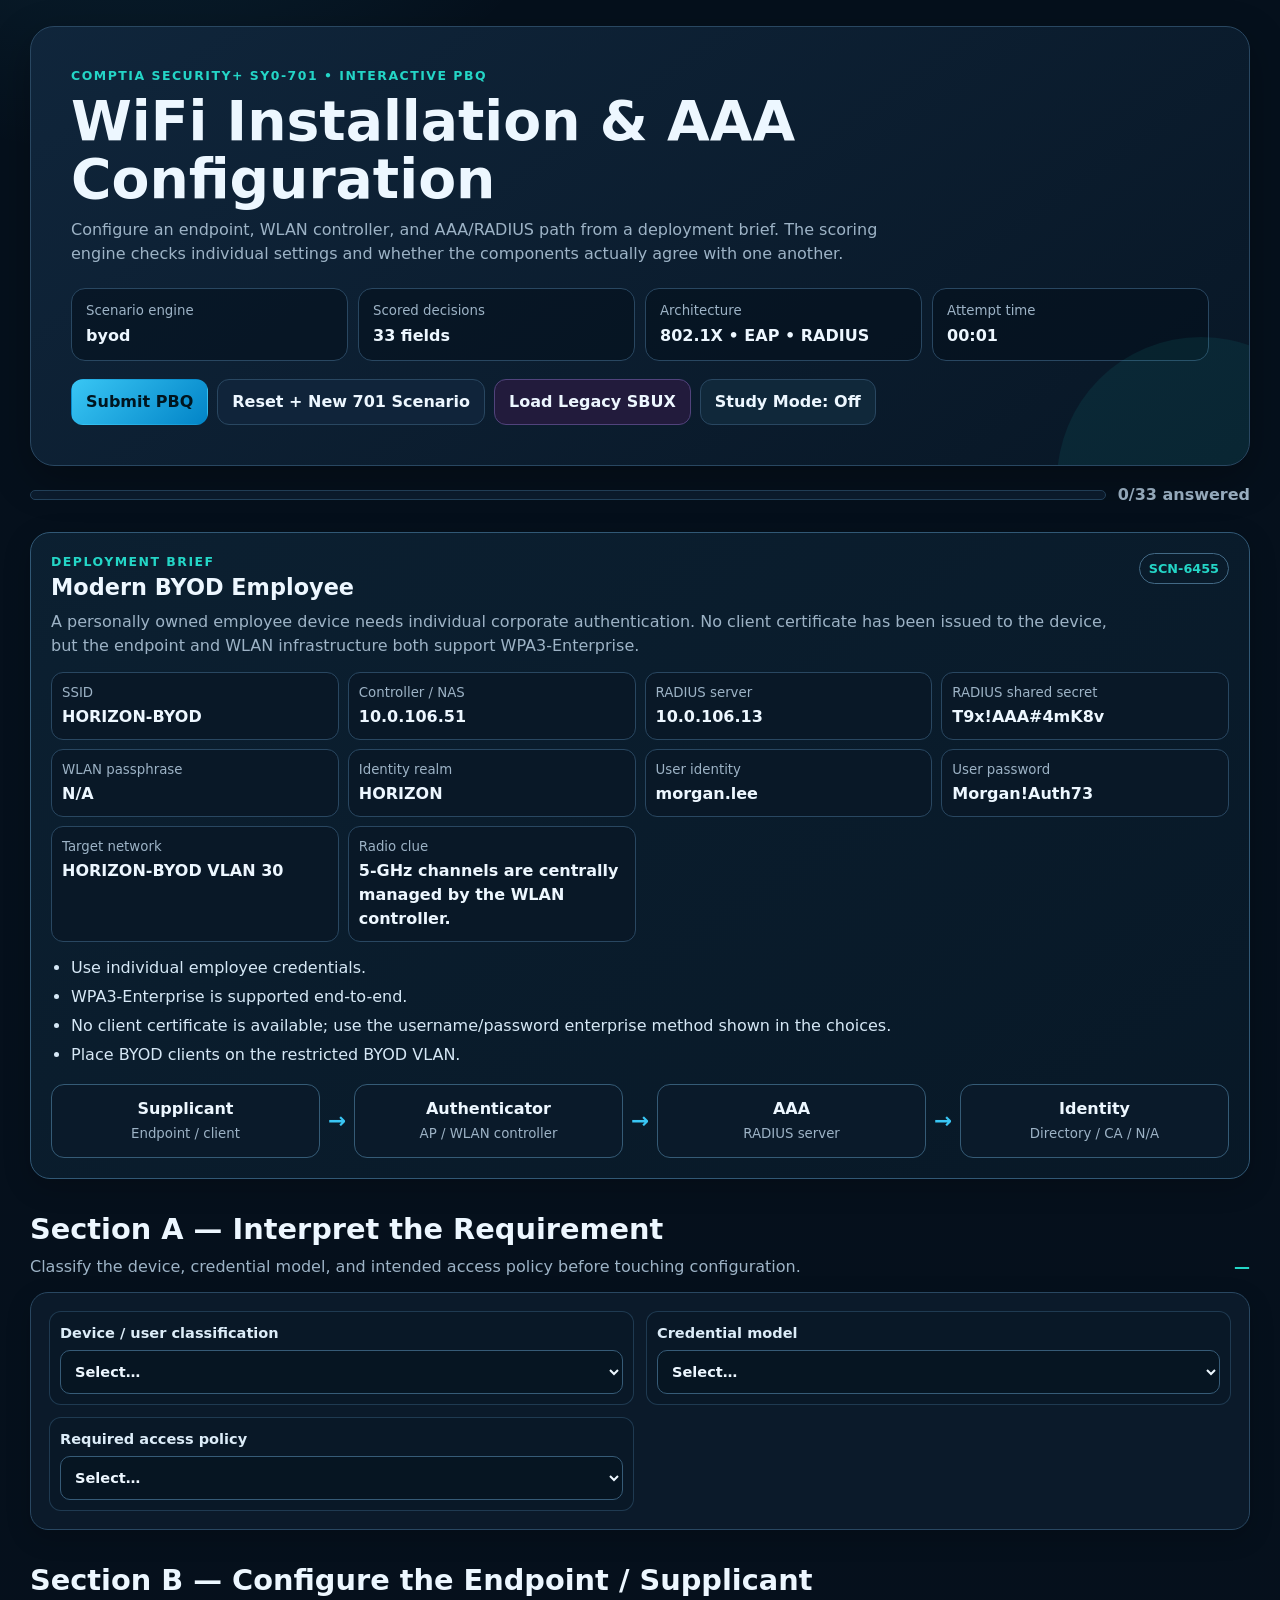
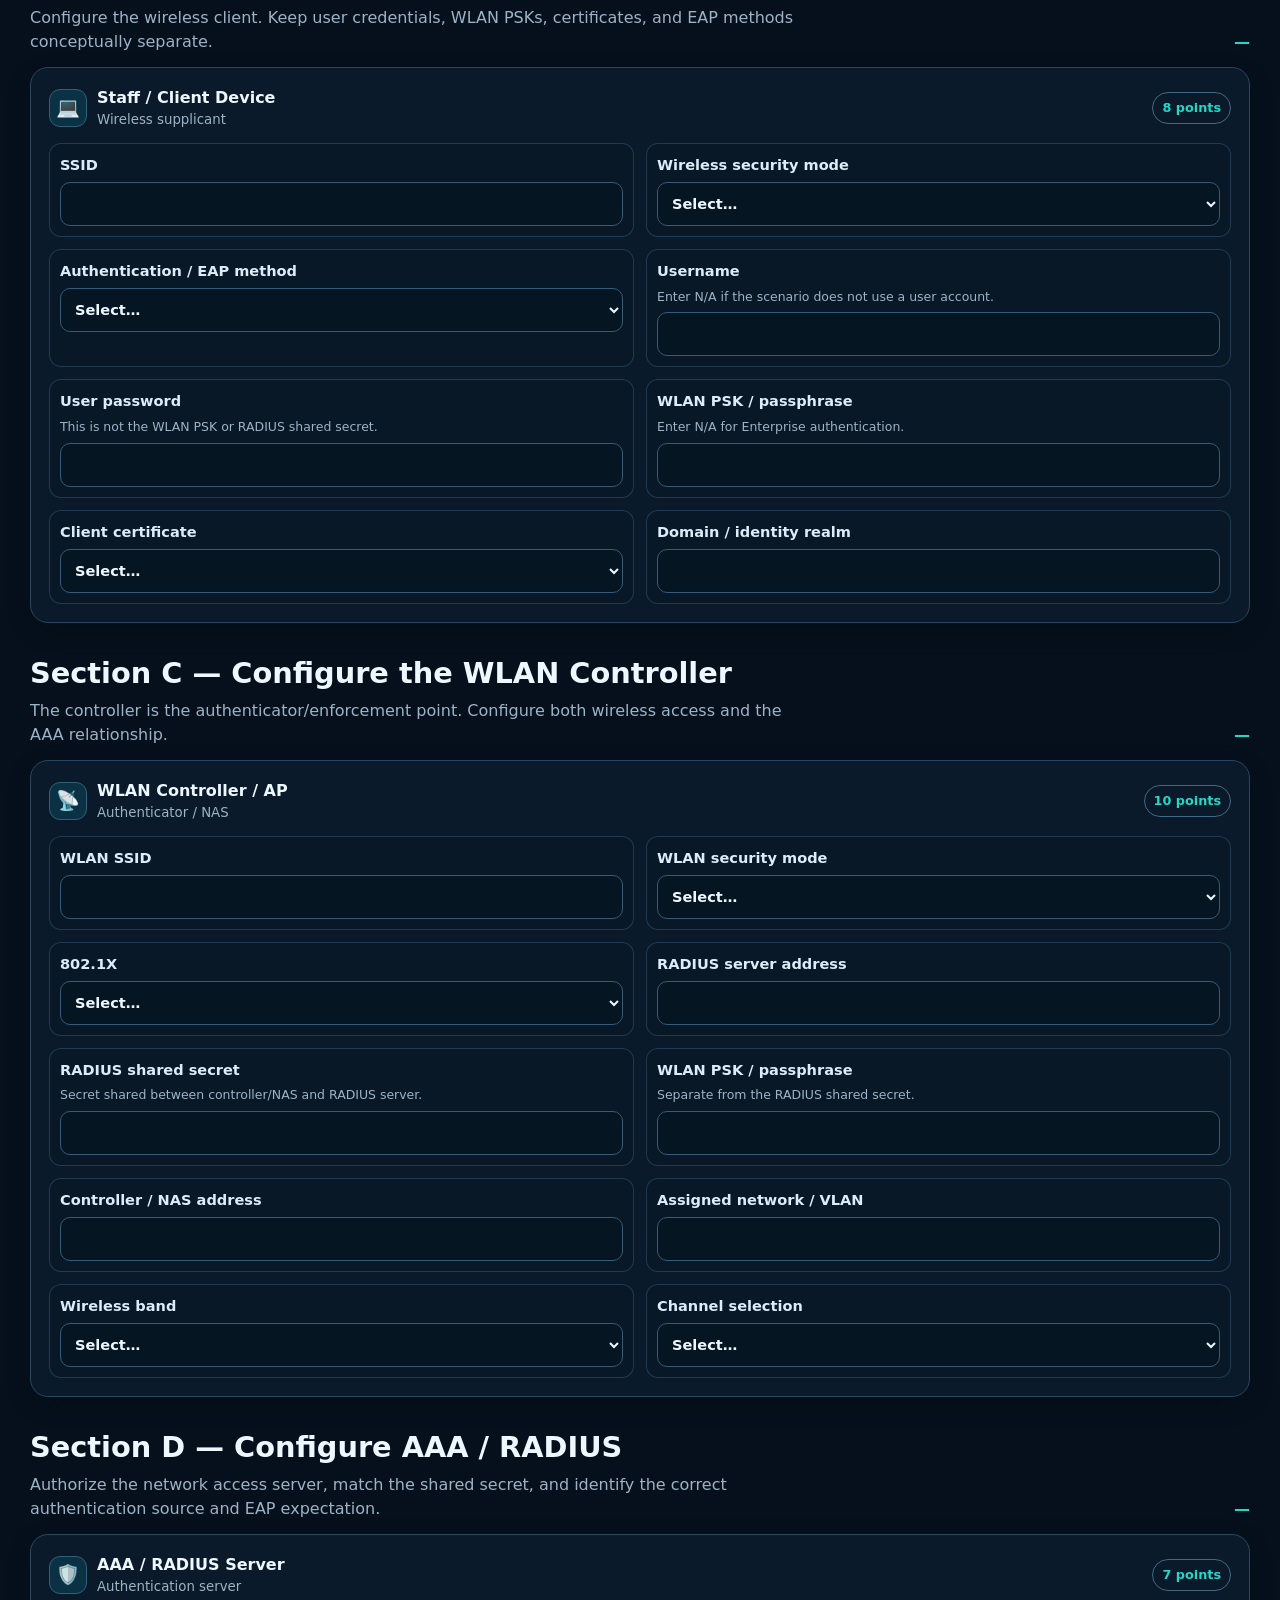
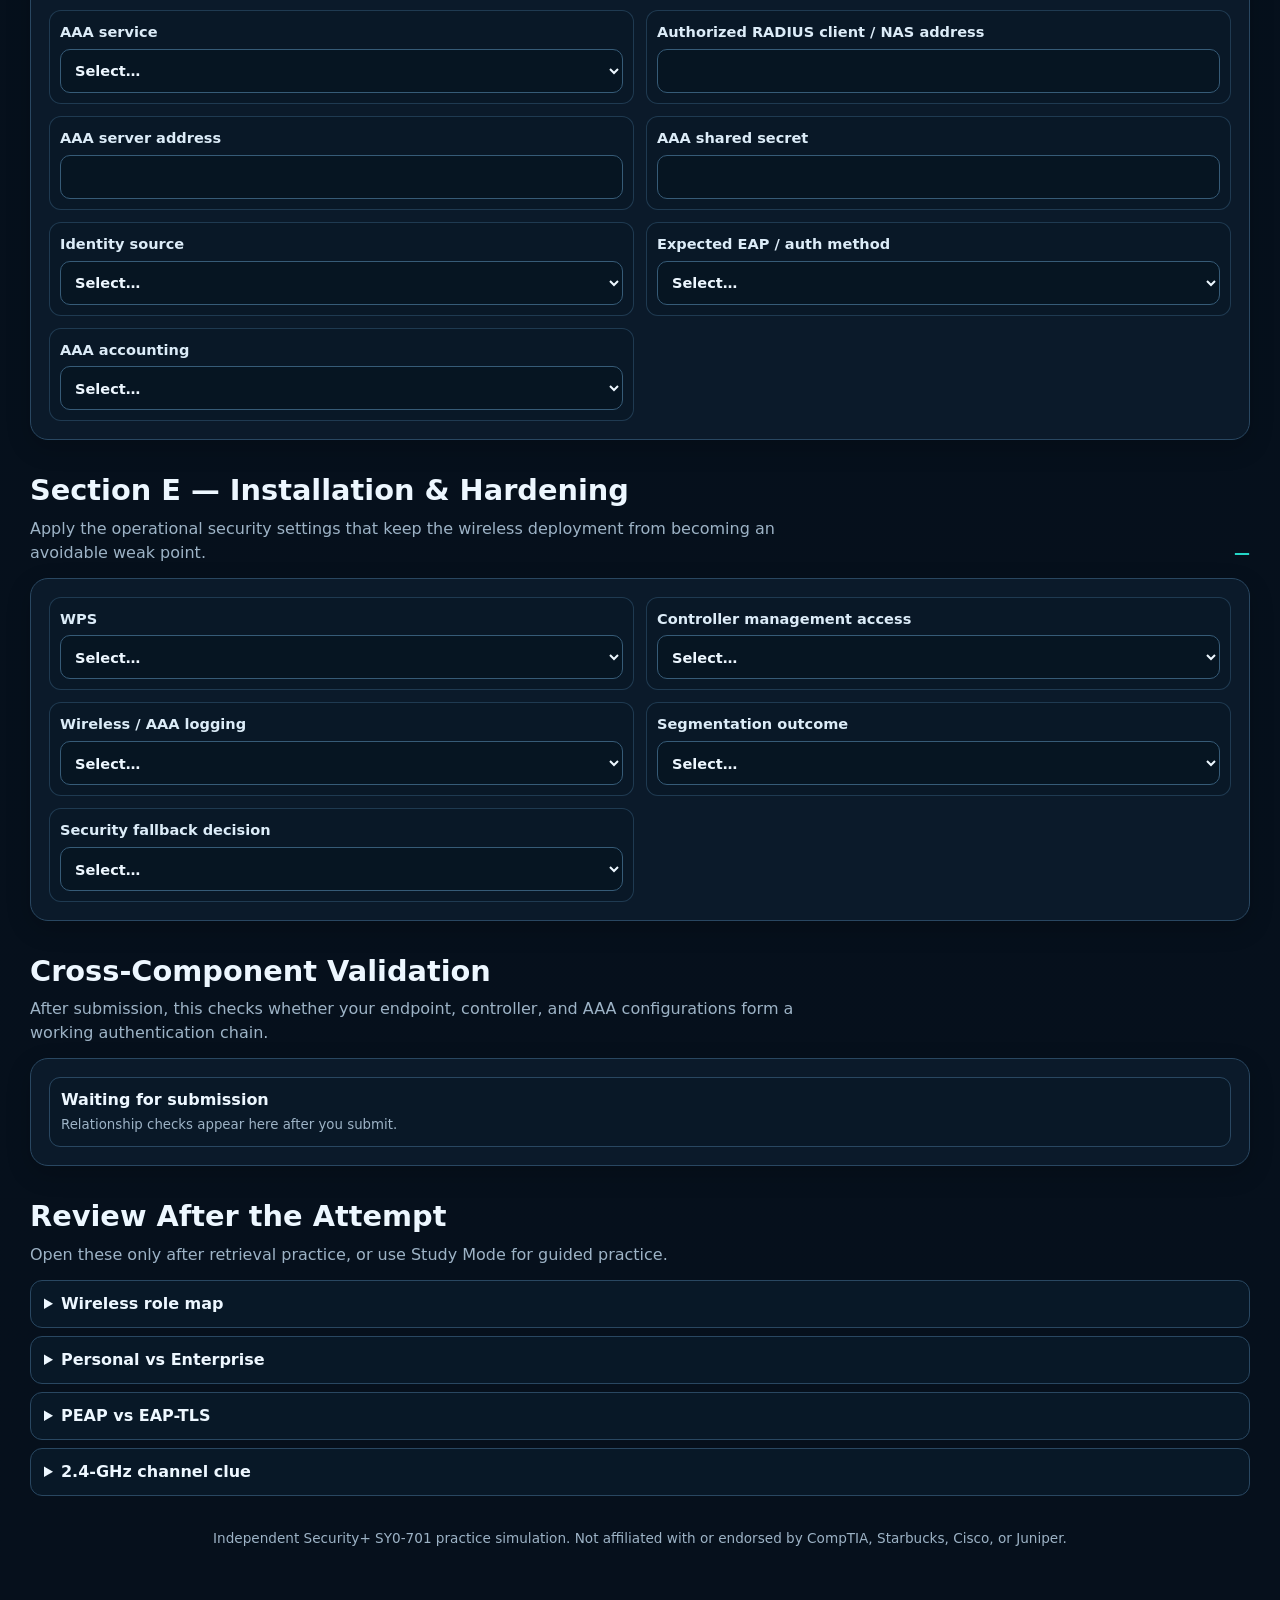
<file: security-plus/wifi-installation-pbq/index.html>
<!DOCTYPE html>
<html lang="en">
<head>
  <meta charset="utf-8" />
  <meta name="viewport" content="width=device-width, initial-scale=1" />
  <meta name="description" content="Interactive CompTIA Security+ SY0-701 WiFi installation and enterprise wireless configuration PBQ practice lab." />
  <title>Security+ SY0-701 WiFi Installation PBQ</title>
  <style>
    :root {
      color-scheme: dark;
      --bg:#06101c; --panel:#0c1b2b; --panel2:#10263c; --line:#294761;
      --text:#edf7ff; --muted:#9db3c6; --accent:#39c6f4; --accent2:#24d6c7;
      --ok:#34d399; --bad:#fb7185; --warn:#fbbf24; --violet:#a78bfa;
      --shadow:0 14px 40px rgba(0,0,0,.28); --radius:18px;
    }
    *{box-sizing:border-box} html{scroll-behavior:smooth} body{margin:0;min-height:100vh;background:radial-gradient(circle at 10% -8%,rgba(57,198,244,.17),transparent 34rem),linear-gradient(180deg,#05101c,var(--bg));color:var(--text);font-family:Inter,ui-sans-serif,system-ui,-apple-system,BlinkMacSystemFont,"Segoe UI",sans-serif;line-height:1.5}
    button,select,input{font:inherit} button{cursor:pointer} a{color:var(--accent)}
    .shell{width:min(1220px,calc(100% - 28px));margin:0 auto;padding:26px 0 54px}
    .hero{border:1px solid var(--line);background:linear-gradient(145deg,rgba(16,38,60,.97),rgba(8,23,38,.96));border-radius:24px;padding:clamp(22px,4vw,40px);box-shadow:var(--shadow);position:relative;overflow:hidden}
    .hero:after{content:"";position:absolute;width:18rem;height:18rem;border-radius:50%;right:-6rem;bottom:-10rem;background:rgba(36,214,199,.08);pointer-events:none}
    .eyebrow{color:var(--accent2);text-transform:uppercase;letter-spacing:.12em;font-size:.78rem;font-weight:800}
    h1{margin:7px 0 9px;font-size:clamp(2rem,5vw,3.45rem);line-height:1.05} h2{margin:0} .hero p{margin:0;max-width:860px;color:var(--muted)}
    .meta{display:grid;grid-template-columns:repeat(4,minmax(0,1fr));gap:10px;margin-top:22px}.meta-card{border:1px solid var(--line);border-radius:14px;background:rgba(3,14,25,.52);padding:12px 14px}.meta-card small{display:block;color:var(--muted)}.meta-card strong{display:block;margin-top:3px}
    .toolbar{display:flex;gap:9px;flex-wrap:wrap;margin-top:18px}.btn{min-height:44px;border:1px solid var(--line);border-radius:12px;padding:10px 14px;background:#10243a;color:var(--text);font-weight:760}.btn:hover{border-color:#4d7898}.btn-primary{background:linear-gradient(135deg,var(--accent),#0284c7);border-color:transparent;color:#00151f}.btn-secondary{background:#10283a}.btn-violet{background:#221b3c;border-color:#51437c}
    .statusbar{margin:17px 0 25px;display:grid;grid-template-columns:1fr auto;gap:12px;align-items:center}.progress{height:10px;border-radius:999px;border:1px solid #24435d;background:#0c1c2e;overflow:hidden}.progress>div{height:100%;width:0;background:linear-gradient(90deg,var(--accent),var(--accent2));transition:width .2s}.counter{color:var(--muted);font-weight:750;white-space:nowrap}
    .dossier{border:1px solid #315875;border-radius:20px;background:linear-gradient(145deg,rgba(12,32,50,.96),rgba(8,24,39,.96));padding:20px;box-shadow:0 8px 28px rgba(0,0,0,.2)}
    .dossier-head{display:flex;justify-content:space-between;align-items:flex-start;gap:14px}.dossier h2{font-size:1.4rem}.dossier p{color:var(--muted);margin:5px 0 0}.scenario-badge{border:1px solid #426985;border-radius:999px;padding:5px 9px;color:var(--accent2);font-size:.8rem;font-weight:800;white-space:nowrap}
    .facts{display:grid;grid-template-columns:repeat(4,minmax(0,1fr));gap:9px;margin-top:14px}.fact{border:1px solid var(--line);border-radius:12px;background:#091827;padding:10px}.fact small{color:var(--muted);display:block}.fact strong{display:block;margin-top:2px;overflow-wrap:anywhere}.requirements{margin:14px 0 0;padding-left:20px}.requirements li{margin:5px 0;color:#d6e8f6}.requirements strong{color:#fff}
    .topology{display:grid;grid-template-columns:1fr auto 1fr auto 1fr auto 1fr;gap:8px;align-items:center;margin-top:17px}.node{border:1px solid #355b76;border-radius:13px;background:#0a1a2a;padding:12px;text-align:center;min-width:0}.node strong{display:block}.node small{color:var(--muted)}.arrow{color:var(--accent);font-weight:900;font-size:1.35rem}
    .section{margin-top:29px}.section-head{display:flex;justify-content:space-between;gap:16px;align-items:end;margin-bottom:13px}.section-head h2{font-size:clamp(1.35rem,3vw,1.8rem)}.section-head p{margin:4px 0 0;color:var(--muted);max-width:780px}.section-score{color:var(--accent2);font-weight:850;white-space:nowrap}
    .card{border:1px solid var(--line);border-radius:var(--radius);background:rgba(12,27,43,.94);padding:18px;box-shadow:0 8px 24px rgba(0,0,0,.18)}
    .field-grid{display:grid;grid-template-columns:repeat(2,minmax(0,1fr));gap:12px}.field{border:1px solid rgba(41,71,97,.72);border-radius:12px;background:#091827;padding:10px}.field.correct{border-color:rgba(52,211,153,.72)}.field.incorrect{border-color:rgba(251,113,133,.82)}
    label{display:grid;gap:6px;font-size:.91rem;font-weight:760;color:#dcecf8}.help{font-size:.78rem;color:var(--muted);font-weight:500}.field-feedback{margin-top:7px;font-size:.8rem;color:var(--muted);display:none}.field-feedback.show{display:block}.incorrect .field-feedback{color:#ffc4cf}.correct .field-feedback{color:#a9f3d5}
    select,input[type="text"]{width:100%;min-height:44px;border:1px solid #365b77;border-radius:10px;background:#061522;color:var(--text);padding:9px 10px;outline:none}select:focus,input:focus,button:focus-visible{outline:3px solid rgba(57,198,244,.28);outline-offset:2px}
    .device-head{display:flex;align-items:center;justify-content:space-between;gap:12px;margin-bottom:13px}.device-title{display:flex;gap:10px;align-items:center}.icon{width:38px;height:38px;border-radius:11px;display:grid;place-items:center;background:#0b3144;border:1px solid #2f6178;font-size:1.2rem}.device-title small{display:block;color:var(--muted)}
    .study-hint{display:none;margin:0 0 13px;border-left:3px solid var(--accent);border-radius:8px;background:#082033;padding:9px 11px;color:#cfefff}.study-hint.show{display:block}
    .validation-list{display:grid;gap:9px}.validation{border:1px solid var(--line);border-radius:11px;background:#091827;padding:10px 11px}.validation.good{border-color:rgba(52,211,153,.6)}.validation.bad{border-color:rgba(251,113,133,.7)}.validation strong{display:block}.validation small{color:var(--muted)}
    .results{display:none;margin-top:26px;border:1px solid var(--line);border-radius:20px;padding:22px;background:linear-gradient(145deg,#10263a,#0b1a2a)}.results.show{display:block}.result-grid{display:grid;grid-template-columns:repeat(5,minmax(0,1fr));gap:9px;margin:14px 0}.score-card{border:1px solid var(--line);border-radius:13px;background:#081827;padding:11px}.score-card small{display:block;color:var(--muted)}.score-card strong{font-size:1.45rem}.score-good{color:var(--ok)}.score-mid{color:var(--warn)}.score-low{color:var(--bad)}
    details{border:1px solid var(--line);border-radius:12px;background:#081827;padding:11px 13px}details+details{margin-top:8px}summary{cursor:pointer;font-weight:800}.reference table{width:100%;border-collapse:collapse;margin-top:12px;font-size:.9rem}.reference th,.reference td{text-align:left;padding:8px 7px;border-bottom:1px solid var(--line);vertical-align:top}.reference th{color:var(--accent2)}
    .footer{text-align:center;color:var(--muted);font-size:.85rem;padding-top:32px}.hidden{display:none!important}
    @media(max-width:920px){.facts{grid-template-columns:repeat(2,minmax(0,1fr))}.topology{grid-template-columns:1fr}.arrow{transform:rotate(90deg);text-align:center}.result-grid{grid-template-columns:repeat(3,minmax(0,1fr))}}
    @media(max-width:690px){.shell{width:min(100% - 16px,1220px);padding-top:9px}.hero,.card,.dossier{padding:15px}.meta{grid-template-columns:1fr 1fr}.field-grid{grid-template-columns:1fr}.facts{grid-template-columns:1fr 1fr}.result-grid{grid-template-columns:1fr 1fr}.dossier-head,.section-head{align-items:flex-start;flex-direction:column}}
  </style>
</head>
<body>
<main class="shell">
  <section class="hero">
    <div class="eyebrow">CompTIA Security+ SY0-701 • Interactive PBQ</div>
    <h1>WiFi Installation & AAA Configuration</h1>
    <p>Configure an endpoint, WLAN controller, and AAA/RADIUS path from a deployment brief. The scoring engine checks individual settings and whether the components actually agree with one another.</p>
    <div class="meta">
      <div class="meta-card"><small>Scenario engine</small><strong id="profileLabel">Dynamic 701</strong></div>
      <div class="meta-card"><small>Scored decisions</small><strong>33 fields</strong></div>
      <div class="meta-card"><small>Architecture</small><strong>802.1X • EAP • RADIUS</strong></div>
      <div class="meta-card"><small>Attempt time</small><strong id="timer">00:00</strong></div>
    </div>
    <div class="toolbar">
      <button class="btn btn-primary" id="submitBtn" type="button">Submit PBQ</button>
      <button class="btn" id="randomBtn" type="button">Reset + New 701 Scenario</button>
      <button class="btn btn-violet" id="legacyBtn" type="button">Load Legacy SBUX</button>
      <button class="btn btn-secondary" id="studyBtn" type="button" aria-pressed="false">Study Mode: Off</button>
    </div>
  </section>

  <div class="statusbar"><div class="progress"><div id="progressFill"></div></div><div class="counter"><span id="answered">0</span>/33 answered</div></div>

  <section class="dossier" aria-labelledby="scenarioTitle">
    <div class="dossier-head"><div><div class="eyebrow">Deployment Brief</div><h2 id="scenarioTitle">Scenario</h2><p id="scenarioSummary"></p></div><div class="scenario-badge" id="scenarioId">SCN-0000</div></div>
    <div class="facts" id="facts"></div>
    <ul class="requirements" id="requirements"></ul>
    <div class="topology" aria-label="Wireless authentication path">
      <div class="node"><strong>Supplicant</strong><small>Endpoint / client</small></div><div class="arrow">→</div>
      <div class="node"><strong>Authenticator</strong><small>AP / WLAN controller</small></div><div class="arrow">→</div>
      <div class="node"><strong>AAA</strong><small>RADIUS server</small></div><div class="arrow">→</div>
      <div class="node"><strong>Identity</strong><small>Directory / CA / N/A</small></div>
    </div>
  </section>

  <section class="section" id="secA"><div class="section-head"><div><h2>Section A — Interpret the Requirement</h2><p>Classify the device, credential model, and intended access policy before touching configuration.</p></div><div class="section-score" id="scoreA">—</div></div><div class="card"><div class="study-hint" data-hint="A"></div><div class="field-grid" id="fieldsA"></div></div></section>
  <section class="section" id="secB"><div class="section-head"><div><h2>Section B — Configure the Endpoint / Supplicant</h2><p>Configure the wireless client. Keep user credentials, WLAN PSKs, certificates, and EAP methods conceptually separate.</p></div><div class="section-score" id="scoreB">—</div></div><div class="card"><div class="device-head"><div class="device-title"><div class="icon">💻</div><div><strong>Staff / Client Device</strong><small>Wireless supplicant</small></div></div><span class="scenario-badge">8 points</span></div><div class="study-hint" data-hint="B"></div><div class="field-grid" id="fieldsB"></div></div></section>
  <section class="section" id="secC"><div class="section-head"><div><h2>Section C — Configure the WLAN Controller</h2><p>The controller is the authenticator/enforcement point. Configure both wireless access and the AAA relationship.</p></div><div class="section-score" id="scoreC">—</div></div><div class="card"><div class="device-head"><div class="device-title"><div class="icon">📡</div><div><strong>WLAN Controller / AP</strong><small>Authenticator / NAS</small></div></div><span class="scenario-badge">10 points</span></div><div class="study-hint" data-hint="C"></div><div class="field-grid" id="fieldsC"></div></div></section>
  <section class="section" id="secD"><div class="section-head"><div><h2>Section D — Configure AAA / RADIUS</h2><p>Authorize the network access server, match the shared secret, and identify the correct authentication source and EAP expectation.</p></div><div class="section-score" id="scoreD">—</div></div><div class="card"><div class="device-head"><div class="device-title"><div class="icon">🛡️</div><div><strong>AAA / RADIUS Server</strong><small>Authentication server</small></div></div><span class="scenario-badge">7 points</span></div><div class="study-hint" data-hint="D"></div><div class="field-grid" id="fieldsD"></div></div></section>
  <section class="section" id="secE"><div class="section-head"><div><h2>Section E — Installation & Hardening</h2><p>Apply the operational security settings that keep the wireless deployment from becoming an avoidable weak point.</p></div><div class="section-score" id="scoreE">—</div></div><div class="card"><div class="study-hint" data-hint="E"></div><div class="field-grid" id="fieldsE"></div></div></section>

  <section class="section"><div class="section-head"><div><h2>Cross-Component Validation</h2><p>After submission, this checks whether your endpoint, controller, and AAA configurations form a working authentication chain.</p></div></div><div class="card"><div class="validation-list" id="validationList"><div class="validation"><strong>Waiting for submission</strong><small>Relationship checks appear here after you submit.</small></div></div></div></section>

  <section class="results" id="results" aria-live="polite"><div class="eyebrow">Attempt Results</div><h2 id="headline">PBQ scored</h2><div class="result-grid"><div class="score-card"><small>Total</small><strong id="totalScore">0%</strong></div><div class="score-card"><small>Interpret</small><strong id="resA">0/3</strong></div><div class="score-card"><small>Endpoint</small><strong id="resB">0/8</strong></div><div class="score-card"><small>Controller</small><strong id="resC">0/10</strong></div><div class="score-card"><small>AAA + hardening</small><strong id="resDE">0/12</strong></div></div><p id="resultMessage"></p></section>

  <section class="section reference"><div class="section-head"><div><h2>Review After the Attempt</h2><p>Open these only after retrieval practice, or use Study Mode for guided practice.</p></div></div>
    <details><summary>Wireless role map</summary><p><strong>Supplicant</strong> = endpoint requesting access. <strong>Authenticator</strong> = AP/switch/controller controlling the port or wireless association. <strong>Authentication server</strong> = RADIUS/AAA service making or supporting the access decision. A directory or certificate authority may provide identity evidence to that AAA service.</p></details>
    <details><summary>Personal vs Enterprise</summary><p><strong>Personal</strong> uses a WLAN secret/passphrase; WPA3-Personal uses SAE. <strong>Enterprise</strong> uses 802.1X/EAP with an authentication server such as RADIUS. Do not confuse a WLAN PSK with the RADIUS shared secret between the NAS/controller and RADIUS server.</p></details>
    <details><summary>PEAP vs EAP-TLS</summary><p><strong>PEAP-style training scenario:</strong> individual username/password credentials protected inside a tunneled EAP exchange. <strong>EAP-TLS:</strong> certificate-based mutual authentication and a strong fit for centrally managed endpoints with a PKI.</p></details>
    <details><summary>2.4-GHz channel clue</summary><p>For the simplified North American 20-MHz 2.4-GHz exam model, channels <strong>1, 6, and 11</strong> are the familiar non-overlapping choices. This rule is not a universal channel plan for 5-GHz or 6-GHz networks.</p></details>
  </section>
  <div class="footer">Independent Security+ SY0-701 practice simulation. Not affiliated with or endorsed by CompTIA, Starbucks, Cisco, or Juniper.</div>
</main>
<script>
  const OPTIONS = {
    role:['','BYOD Employee','Managed Corporate Laptop','Guest Device','Legacy IoT Device'],
    credential:['','Username + password','Client certificate','WLAN PSK'],
    access:['','Employee/BYOD restricted','Corporate production','Guest internet-only','IoT isolated'],
    security:['','WPA2-Enterprise','WPA3-Enterprise','WPA3-Personal','WPA2-Personal'],
    eap:['','PEAP (username/password)','EAP-TLS','SAE (WPA3-Personal)','Not used (PSK)'],
    cert:['','Required','Not required','Not used'],
    enabled:['','Enabled','Disabled'],
    aaa:['','RADIUS','Not used'],
    identity:['','Active Directory / LDAP','Certificate authority + directory','Not used'],
    accounting:['','Enabled','Not used'],
    band:['','5 GHz','2.4 GHz'],
    channel:['','Auto-managed','1','6','11'],
    wps:['','Disabled','Enabled'],
    mgmt:['','Dedicated management network','Same network as wireless clients'],
    logging:['','Enabled','Disabled'],
    segment:['','Restricted employee/BYOD VLAN','Corporate VLAN','Guest internet-only VLAN','Isolated IoT VLAN'],
    fallback:['','Do not downgrade the staff WLAN','Keep guests off employee network','Isolate legacy device; do not weaken staff WLAN','No downgrade required']
  };

  const FIELD_DEFS = {
    A:[
      {id:'role',label:'Device / user classification',type:'select',options:'role'},
      {id:'credential',label:'Credential model',type:'select',options:'credential'},
      {id:'access',label:'Required access policy',type:'select',options:'access'}
    ],
    B:[
      {id:'epSsid',label:'SSID',type:'text'},
      {id:'epSecurity',label:'Wireless security mode',type:'select',options:'security'},
      {id:'epEap',label:'Authentication / EAP method',type:'select',options:'eap'},
      {id:'username',label:'Username',type:'text',help:'Enter N/A if the scenario does not use a user account.'},
      {id:'userPass',label:'User password',type:'text',help:'This is not the WLAN PSK or RADIUS shared secret.'},
      {id:'epPsk',label:'WLAN PSK / passphrase',type:'text',help:'Enter N/A for Enterprise authentication.'},
      {id:'clientCert',label:'Client certificate',type:'select',options:'cert'},
      {id:'realm',label:'Domain / identity realm',type:'text'}
    ],
    C:[
      {id:'ctrlSsid',label:'WLAN SSID',type:'text'},
      {id:'ctrlSecurity',label:'WLAN security mode',type:'select',options:'security'},
      {id:'dot1x',label:'802.1X',type:'select',options:'enabled'},
      {id:'radiusIp',label:'RADIUS server address',type:'text'},
      {id:'radiusSecret',label:'RADIUS shared secret',type:'text',help:'Secret shared between controller/NAS and RADIUS server.'},
      {id:'ctrlPsk',label:'WLAN PSK / passphrase',type:'text',help:'Separate from the RADIUS shared secret.'},
      {id:'nasIp',label:'Controller / NAS address',type:'text'},
      {id:'vlan',label:'Assigned network / VLAN',type:'text'},
      {id:'band',label:'Wireless band',type:'select',options:'band'},
      {id:'channel',label:'Channel selection',type:'select',options:'channel'}
    ],
    D:[
      {id:'aaaService',label:'AAA service',type:'select',options:'aaa'},
      {id:'aaaNasIp',label:'Authorized RADIUS client / NAS address',type:'text'},
      {id:'aaaIp',label:'AAA server address',type:'text'},
      {id:'aaaSecret',label:'AAA shared secret',type:'text'},
      {id:'identitySource',label:'Identity source',type:'select',options:'identity'},
      {id:'aaaEap',label:'Expected EAP / auth method',type:'select',options:'eap'},
      {id:'accounting',label:'AAA accounting',type:'select',options:'accounting'}
    ],
    E:[
      {id:'wps',label:'WPS',type:'select',options:'wps'},
      {id:'mgmt',label:'Controller management access',type:'select',options:'mgmt'},
      {id:'logging',label:'Wireless / AAA logging',type:'select',options:'logging'},
      {id:'segment',label:'Segmentation outcome',type:'select',options:'segment'},
      {id:'fallback',label:'Security fallback decision',type:'select',options:'fallback'}
    ]
  };

  const names=[['morgan.lee','Morgan'],['jordan.kim','Jordan'],['alex.rivera','Alex'],['casey.wright','Casey']];
  const domains=['NORTHSTAR','BLUEFALCON','HORIZON','ORBITAL'];
  const secrets=['N4v!RADIUS#7q2P','T9x!AAA#4mK8v','R8d!Link#52Qp','A7z!Radius#91Lm'];
  const pskList=['GuestWave!731','IoT-Isolate!42','VisitorNet!905','SensorOnly!611'];
  const rand=(arr)=>arr[Math.floor(Math.random()*arr.length)];
  const n=(min,max)=>Math.floor(Math.random()*(max-min+1))+min;
  const scenarioCode=()=>`SCN-${n(1000,9999)}`;
  const N_A='N/A';

  function common(profile){
    const subnet=n(20,180), controller=`10.0.${subnet}.51`, radius=`10.0.${subnet}.13`, domain=rand(domains), person=rand(names), secret=rand(secrets);
    return {profile,subnet,controller,radius,domain,person,secret,code:scenarioCode()};
  }

  function buildScenario(kind){
    if(kind==='legacy'){
      const s={profile:'Legacy SBUX Reconstruction',code:'SBUX-601→701',controller:'10.0.100.51',radius:'10.0.100.13',domain:'SBUX',person:['employee.training','Employee'],secret:'PV6JYNYQ2X'};
      return finalize(s,{title:'Legacy SBUX BYOD — corrected architecture',summary:'Reconstruct the familiar 601 Starbucks workflow, but apply internally consistent enterprise-wireless logic. The brief states that this legacy BYOD environment supports WPA2-Enterprise, not WPA3-Enterprise.',ssid:'SBUX-BYOD-WIFI',role:'BYOD Employee',credential:'Username + password',access:'Employee/BYOD restricted',security:'WPA2-Enterprise',eap:'PEAP (username/password)',username:'employee.training',userPass:'SBUX-Train!26',epPsk:N_A,clientCert:'Not required',realm:'SBUX',dot1x:'Enabled',ctrlPsk:N_A,vlan:'SBUX-BYOD VLAN 30',band:'2.4 GHz',channel:'11',aaaService:'RADIUS',identitySource:'Active Directory / LDAP',accounting:'Enabled',segment:'Restricted employee/BYOD VLAN',fallback:'Do not downgrade the staff WLAN',nearby:'Nearby 2.4-GHz APs occupy channels 1 and 6.',requirements:['Use individual employee credentials.','The BYOD client and WLAN controller support WPA2-Enterprise for this legacy deployment.','Use the provided RADIUS service and shared secret.','Keep BYOD clients on the restricted employee/BYOD network.']});
    }
    const s=common(kind);
    if(kind==='byod') return finalize(s,{title:'Modern BYOD Employee',summary:'A personally owned employee device needs individual corporate authentication. No client certificate has been issued to the device, but the endpoint and WLAN infrastructure both support WPA3-Enterprise.',ssid:`${s.domain}-BYOD`,role:'BYOD Employee',credential:'Username + password',access:'Employee/BYOD restricted',security:'WPA3-Enterprise',eap:'PEAP (username/password)',username:s.person[0],userPass:`${s.person[1]}!Auth${n(20,89)}`,epPsk:N_A,clientCert:'Not required',realm:s.domain,dot1x:'Enabled',ctrlPsk:N_A,vlan:`${s.domain}-BYOD VLAN 30`,band:'5 GHz',channel:'Auto-managed',aaaService:'RADIUS',identitySource:'Active Directory / LDAP',accounting:'Enabled',segment:'Restricted employee/BYOD VLAN',fallback:'Do not downgrade the staff WLAN',nearby:'5-GHz channels are centrally managed by the WLAN controller.',requirements:['Use individual employee credentials.','WPA3-Enterprise is supported end-to-end.','No client certificate is available; use the username/password enterprise method shown in the choices.','Place BYOD clients on the restricted BYOD VLAN.']});
    if(kind==='managed') return finalize(s,{title:'Managed Corporate Laptop',summary:'A centrally managed corporate laptop has a device certificate issued by the enterprise PKI. The organization requires certificate-based mutual authentication and WPA3-Enterprise.',ssid:`${s.domain}-CORP`,role:'Managed Corporate Laptop',credential:'Client certificate',access:'Corporate production',security:'WPA3-Enterprise',eap:'EAP-TLS',username:N_A,userPass:N_A,epPsk:N_A,clientCert:'Required',realm:s.domain,dot1x:'Enabled',ctrlPsk:N_A,vlan:`${s.domain}-CORP VLAN 20`,band:'5 GHz',channel:'Auto-managed',aaaService:'RADIUS',identitySource:'Certificate authority + directory',accounting:'Enabled',segment:'Corporate VLAN',fallback:'No downgrade required',nearby:'The 5-GHz radio plan is automatically managed.',requirements:['Use WPA3-Enterprise.','Use the installed client certificate for mutual authentication.','Authenticate through RADIUS and the enterprise PKI/directory path.','Assign the endpoint to the corporate production VLAN after successful authentication.']});
    if(kind==='guest'){
      const psk=rand(pskList); return finalize(s,{title:'Guest Wireless Installation',summary:'Visitors need encrypted Internet access but must not use corporate credentials or reach internal employee resources. The guest WLAN supports WPA3-Personal.',ssid:`${s.domain}-GUEST`,role:'Guest Device',credential:'WLAN PSK',access:'Guest internet-only',security:'WPA3-Personal',eap:'SAE (WPA3-Personal)',username:N_A,userPass:N_A,epPsk:psk,clientCert:'Not used',realm:N_A,dot1x:'Disabled',ctrlPsk:psk,vlan:`${s.domain}-GUEST VLAN 90`,band:'5 GHz',channel:'Auto-managed',aaaService:'Not used',identitySource:'Not used',accounting:'Not used',segment:'Guest internet-only VLAN',fallback:'Keep guests off employee network',nearby:'The guest AP uses centrally managed 5-GHz channel selection.',requirements:['Use the provided guest WLAN passphrase.','Do not send guest authentication to the corporate RADIUS service.','Keep guest traffic Internet-only and segmented from employee resources.','Disable WPS.']});
    }
    const psk=rand(pskList); const choices=['1','6','11']; const channel=rand(choices); const occupied=choices.filter(x=>x!==channel);
    return finalize(s,{title:'Legacy IoT Compatibility Installation',summary:'A legacy sensor supports only 2.4-GHz WPA2-Personal and cannot perform 802.1X. The organization will not weaken the employee WLAN to accommodate it.',ssid:`${s.domain}-IOT`,role:'Legacy IoT Device',credential:'WLAN PSK',access:'IoT isolated',security:'WPA2-Personal',eap:'Not used (PSK)',username:N_A,userPass:N_A,epPsk:psk,clientCert:'Not used',realm:N_A,dot1x:'Disabled',ctrlPsk:psk,vlan:`${s.domain}-IOT VLAN 70`,band:'2.4 GHz',channel,aaaService:'Not used',identitySource:'Not used',accounting:'Not used',segment:'Isolated IoT VLAN',fallback:'Isolate legacy device; do not weaken staff WLAN',nearby:`Nearby 2.4-GHz APs occupy channels ${occupied[0]} and ${occupied[1]}.`,requirements:['The sensor cannot support WPA3 or 802.1X.','Use the provided IoT WLAN passphrase only on the isolated IoT SSID.','Choose the remaining non-overlapping 2.4-GHz channel from 1, 6, and 11.','Do not downgrade the employee WLAN for this device.']});
  }

  function finalize(s,c){
    const enterprise=c.security.includes('Enterprise');
    const aaaIp=enterprise?s.radius:N_A, aaaSecret=enterprise?s.secret:N_A, nas= s.controller;
    return {...s,...c,
      radiusIp:aaaIp,radiusSecret:aaaSecret,nasIp:nas,
      aaaNasIp:enterprise?nas:N_A,aaaIp:enterprise?s.radius:N_A,aaaSecret:enterprise?s.secret:N_A,
      aaaEap:enterprise?c.eap:(c.security==='WPA3-Personal'?'SAE (WPA3-Personal)':'Not used (PSK)'),
      wps:'Disabled',mgmt:'Dedicated management network',logging:'Enabled'};
  }

  const ANSWER_MAP={
    role:'role',credential:'credential',access:'access',epSsid:'ssid',epSecurity:'security',epEap:'eap',username:'username',userPass:'userPass',epPsk:'epPsk',clientCert:'clientCert',realm:'realm',
    ctrlSsid:'ssid',ctrlSecurity:'security',dot1x:'dot1x',radiusIp:'radiusIp',radiusSecret:'radiusSecret',ctrlPsk:'ctrlPsk',nasIp:'nasIp',vlan:'vlan',band:'band',channel:'channel',
    aaaService:'aaaService',aaaNasIp:'aaaNasIp',aaaIp:'aaaIp',aaaSecret:'aaaSecret',identitySource:'identitySource',aaaEap:'aaaEap',accounting:'accounting',
    wps:'wps',mgmt:'mgmt',logging:'logging',segment:'segment',fallback:'fallback'
  };

  let scenario,study=false,started=Date.now();
  const $=id=>document.getElementById(id);
  const allDefs=()=>Object.values(FIELD_DEFS).flat();
  const opt=(key)=>OPTIONS[key].map(v=>`<option value="${escapeHtml(v)}">${escapeHtml(v||'Select…')}</option>`).join('');
  function escapeHtml(v){return String(v).replace(/[&<>'"]/g,ch=>({'&':'&amp;','<':'&lt;','>':'&gt;',"'":'&#39;','"':'&quot;'}[ch]));}

  function renderField(def){
    const control=def.type==='select'?`<select id="${def.id}" aria-label="${escapeHtml(def.label)}">${opt(def.options)}</select>`:`<input id="${def.id}" type="text" autocomplete="off" aria-label="${escapeHtml(def.label)}" />`;
    return `<div class="field" data-field="${def.id}"><label>${escapeHtml(def.label)}${def.help?`<span class="help">${escapeHtml(def.help)}</span>`:''}${control}</label><div class="field-feedback"></div></div>`;
  }
  function renderFields(){Object.entries(FIELD_DEFS).forEach(([sec,defs])=>{$(`fields${sec}`).innerHTML=defs.map(renderField).join('');});document.querySelectorAll('select,input').forEach(el=>{el.addEventListener('change',updateProgress);el.addEventListener('input',updateProgress);});}

  function facts(){
    const cards=[['SSID',scenario.ssid],['Controller / NAS',scenario.controller],['RADIUS server',scenario.radiusIp],['RADIUS shared secret',scenario.radiusSecret],['WLAN passphrase',scenario.epPsk],['Identity realm',scenario.realm],['User identity',scenario.username],['User password',scenario.userPass],['Target network',scenario.vlan],['Radio clue',scenario.nearby]];
    $('facts').innerHTML=cards.map(([k,v])=>`<div class="fact"><small>${escapeHtml(k)}</small><strong>${escapeHtml(v)}</strong></div>`).join('');
  }

  function renderScenario(){
    $('scenarioTitle').textContent=scenario.title;$('scenarioSummary').textContent=scenario.summary;$('scenarioId').textContent=scenario.code;$('profileLabel').textContent=scenario.profile;
    facts();$('requirements').innerHTML=scenario.requirements.map(x=>`<li>${escapeHtml(x)}</li>`).join('');
    const hints={A:'Start with the business requirement. Is this an individual identity, a certificate-managed endpoint, or a shared WLAN secret?',B:`Endpoint signal: ${scenario.credential}. Personal WLAN secrets and enterprise user credentials are different credential types.`,C:'The controller is the authenticator/NAS. Enterprise mode sends authentication to RADIUS; Personal mode uses the WLAN passphrase instead.',D:'RADIUS must recognize the controller/NAS as a client and use the same RADIUS shared secret configured on the controller. The identity source is a separate role.',E:'Prefer WPS disabled, dedicated management access, logging enabled, and segmentation that matches the device trust level.'};
    Object.entries(hints).forEach(([k,v])=>{const el=document.querySelector(`[data-hint="${k}"]`);el.textContent=v;el.classList.toggle('show',study);});
  }

  function clearState(){document.querySelectorAll('.field').forEach(f=>f.classList.remove('correct','incorrect'));document.querySelectorAll('.field-feedback').forEach(f=>{f.textContent='';f.classList.remove('show')});['A','B','C','D','E'].forEach(s=>$(`score${s}`).textContent='—');$('results').classList.remove('show');$('validationList').innerHTML='<div class="validation"><strong>Waiting for submission</strong><small>Relationship checks appear here after you submit.</small></div>';}
  function load(kind){scenario=buildScenario(kind||rand(['byod','managed','guest','iot']));renderFields();renderScenario();clearState();started=Date.now();updateProgress();window.scrollTo({top:0,behavior:'smooth'});}

  function normalize(v){return String(v).trim();}
  function expected(id){return scenario[ANSWER_MAP[id]];}
  function valueOf(id){return normalize($(id).value);}
  function gradeField(def){
    const got=valueOf(def.id),exp=normalize(expected(def.id)),ok=got===exp,wrap=document.querySelector(`[data-field="${def.id}"]`),fb=wrap.querySelector('.field-feedback');
    wrap.classList.toggle('correct',ok);wrap.classList.toggle('incorrect',!ok);fb.classList.add('show');fb.textContent=ok?'Correct.':`Correct: ${exp}`;return Number(ok);
  }
  function gradeSection(sec){return FIELD_DEFS[sec].reduce((sum,d)=>sum+gradeField(d),0);}

  function relationshipChecks(){
    const v=id=>valueOf(id), enterprise=scenario.security.includes('Enterprise'), checks=[];
    const add=(name,ok,msg)=>checks.push({name,ok,msg});
    add('SSID agreement',v('epSsid')===v('ctrlSsid')&&v('epSsid')===scenario.ssid,'Endpoint and controller must reference the same intended SSID.');
    add('Wireless security agreement',v('epSecurity')===v('ctrlSecurity')&&v('epSecurity')===scenario.security,'The supplicant and WLAN security profiles must be compatible.');
    if(enterprise){
      add('802.1X / RADIUS path',v('dot1x')==='Enabled'&&v('radiusIp')===v('aaaIp')&&v('aaaIp')===scenario.radius,'Enterprise wireless requires the controller to relay authentication to the intended RADIUS server.');
      add('RADIUS shared-secret agreement',v('radiusSecret')===v('aaaSecret')&&v('radiusSecret')===scenario.secret,'The controller/NAS and RADIUS server must share the same RADIUS secret.');
      add('Authorized NAS identity',v('nasIp')===v('aaaNasIp')&&v('nasIp')===scenario.controller,'RADIUS must recognize the controller/NAS identity as an authorized client.');
      add('EAP agreement',v('epEap')===v('aaaEap')&&v('epEap')===scenario.eap,'The endpoint method and AAA policy must expect the same EAP method.');
    }else{
      add('Personal-mode credential path',v('dot1x')==='Disabled'&&v('epPsk')===v('ctrlPsk')&&v('epPsk')===scenario.epPsk,'Personal mode uses the WLAN passphrase and should not incorrectly invoke 802.1X.');
      add('No accidental RADIUS dependency',v('aaaService')==='Not used'&&v('radiusIp')===N_A&&v('aaaIp')===N_A,'This Personal-mode scenario should not depend on corporate RADIUS authentication.');
      add('WLAN secret agreement',v('epPsk')===v('ctrlPsk')&&v('epPsk')===scenario.epPsk,'Endpoint and controller must use the same WLAN passphrase.');
      add('EAP/SAE scope',v('epEap')===scenario.eap&&v('aaaEap')===scenario.aaaEap,'SAE belongs to WPA3-Personal; WPA2-Personal uses a PSK without an enterprise EAP path.');
    }
    add('Segmentation outcome',v('vlan')===scenario.vlan&&v('segment')===scenario.segment,'Successful authentication still needs the correct network placement and access boundary.');
    $('validationList').innerHTML=checks.map(c=>`<div class="validation ${c.ok?'good':'bad'}"><strong>${c.ok?'✓':'✕'} ${escapeHtml(c.name)}</strong><small>${escapeHtml(c.msg)}</small></div>`).join('');
    return checks.filter(c=>c.ok).length+'/'+checks.length;
  }

  function submit(){
    const a=gradeSection('A'),b=gradeSection('B'),c=gradeSection('C'),d=gradeSection('D'),e=gradeSection('E');const total=a+b+c+d+e,pct=Math.round(total/33*100),rel=relationshipChecks();
    $('scoreA').textContent=`${a}/3`;$('scoreB').textContent=`${b}/8`;$('scoreC').textContent=`${c}/10`;$('scoreD').textContent=`${d}/7`;$('scoreE').textContent=`${e}/5`;
    $('resA').textContent=`${a}/3`;$('resB').textContent=`${b}/8`;$('resC').textContent=`${c}/10`;$('resDE').textContent=`${d+e}/12`;
    $('totalScore').textContent=`${pct}%`;$('totalScore').className=pct>=85?'score-good':pct>=70?'score-mid':'score-low';
    $('headline').textContent=pct>=90?'Wireless authentication chain is strong':pct>=75?'Configuration is close — repair the mismatches':'Rebuild the wireless decision flow';
    $('resultMessage').textContent=`Relationship checks passed: ${rel}. `+(pct>=90?'You are correctly separating client credentials, WLAN security, RADIUS trust, identity services, and segmentation. Reset for a different underlying scenario.':pct>=75?'Focus on the red fields and the cross-component failures. A wireless configuration can contain several individually plausible values and still fail because the components disagree.':'Work from role → security mode → authentication method → controller/AAA relationship → network placement, then retry.');
    $('results').classList.add('show');$('results').scrollIntoView({behavior:'smooth',block:'center'});
  }

  function updateProgress(){const controls=[...document.querySelectorAll('.field select,.field input')],count=controls.filter(el=>normalize(el.value)!=='').length;$('answered').textContent=count;$('progressFill').style.width=`${Math.round(count/33*100)}%`;}
  function tick(){const sec=Math.floor((Date.now()-started)/1000),m=String(Math.floor(sec/60)).padStart(2,'0'),s=String(sec%60).padStart(2,'0');$('timer').textContent=`${m}:${s}`;}

  $('submitBtn').addEventListener('click',submit);$('randomBtn').addEventListener('click',()=>load());$('legacyBtn').addEventListener('click',()=>load('legacy'));$('studyBtn').addEventListener('click',()=>{study=!study;$('studyBtn').textContent=`Study Mode: ${study?'On':'Off'}`;$('studyBtn').setAttribute('aria-pressed',String(study));renderScenario();});
  load();setInterval(tick,1000);tick();
</script>
</body>
</html>
</file>
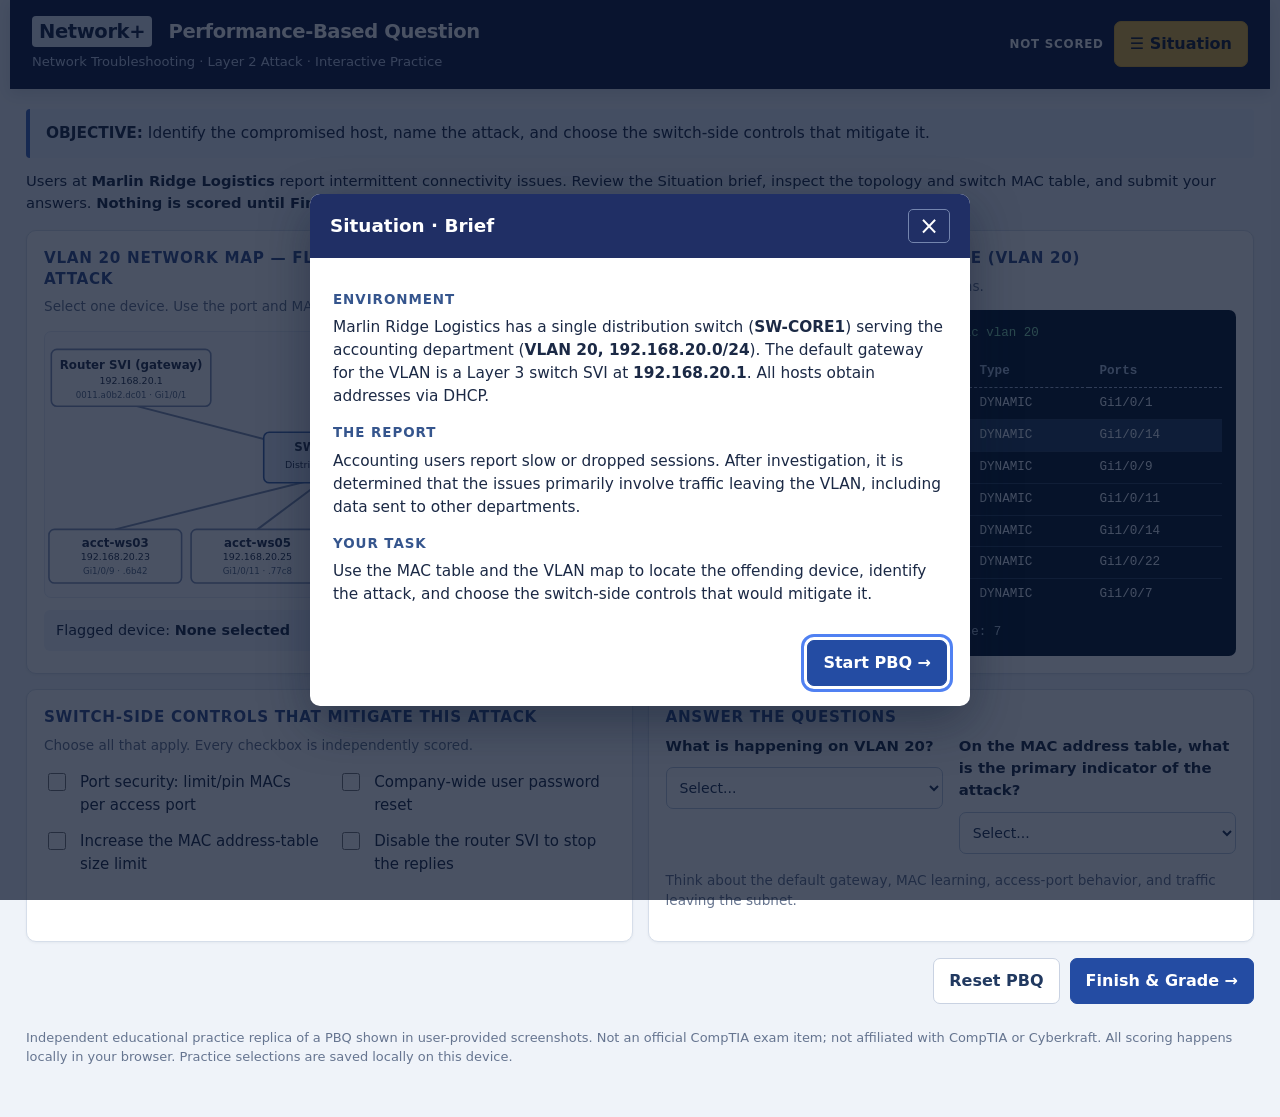
<file: network-plus/pbqs/layer-2-mac-spoofing/index.html>
<!doctype html>
<html lang="en">
<head>
  <meta charset="utf-8">
  <meta name="viewport" content="width=device-width,initial-scale=1">
  <meta name="description" content="An interactive Network+ N10-009 performance-based practice lab on VLAN 20 MAC spoofing, switch CAM tables, default gateways, and Layer 2 mitigation controls.">
  <title>Network+ PBQ | Layer 2 MAC Spoofing | Practice Lab</title>
  <link rel="stylesheet" href="./styles.css">
  <script defer src="./app.js"></script>
</head>
<body>
<main class="app">
  <header class="site-header">
    <div>
      <div class="brand"><strong>Network+</strong> Performance-Based Question</div>
      <p class="tagline">Network Troubleshooting · Layer 2 Attack · Interactive Practice</p>
    </div>
    <div class="header-actions">
      <span id="score-status" class="status" aria-live="polite">NOT SCORED</span>
      <button type="button" id="open-situation" class="btn gold">☰ Situation</button>
    </div>
  </header>

  <section class="intro" aria-label="Objective">
    <div class="objective"><strong>OBJECTIVE:</strong> Identify the compromised host, name the attack, and choose the switch-side controls that mitigate it.</div>
    <p>Users at <strong>Marlin Ridge Logistics</strong> report intermittent connectivity issues. Review the Situation brief, inspect the topology and switch MAC table, and submit your answers. <strong>Nothing is scored until Finish &amp; Grade.</strong></p>
  </section>

  <div class="card-grid">
    <section class="card" aria-labelledby="topology-heading">
      <h2 id="topology-heading">VLAN 20 Network Map — Flag the Host Running the Attack</h2>
      <p class="help">Select one device. Use the port and MAC evidence on the right.</p>
      <svg class="topology" viewBox="0 0 720 336" role="group" aria-label="VLAN 20 topology with SW-CORE1, gateway, file server, three workstations and a printer">
        <g class="link-line">
          <path d="M360 157 L109 92"></path>
          <path d="M360 157 L611 92"></path>
          <path d="M360 182 L89 250"></path>
          <path d="M360 182 L269 250"></path>
          <path d="M360 182 L449 250"></path>
          <path d="M360 182 L630 250"></path>
        </g>
        <g class="node" role="button" tabindex="0" aria-pressed="false" aria-label="Flag Router SVI gateway" data-device="gateway">
          <rect x="8" y="22" width="202" height="72"></rect>
          <text x="109" y="47" text-anchor="middle" class="main">Router SVI (gateway)</text>
          <text x="109" y="66" text-anchor="middle" class="sub">192.168.20.1</text>
          <text x="109" y="83" text-anchor="middle" class="port">0011.a0b2.dc01 · Gi1/0/1</text>
        </g>
        <g class="node" role="button" tabindex="0" aria-pressed="false" aria-label="Flag file server" data-device="server">
          <rect x="510" y="22" width="202" height="72"></rect>
          <text x="611" y="47" text-anchor="middle" class="main">File server</text>
          <text x="611" y="66" text-anchor="middle" class="sub">192.168.20.40</text>
          <text x="611" y="83" text-anchor="middle" class="port">a890.ee02.11a8 · Gi1/0/7</text>
        </g>
        <g class="node switch" role="button" tabindex="0" aria-pressed="false" aria-label="Flag SW-CORE1 switch" data-device="core">
          <rect x="277" y="127" width="166" height="64"></rect>
          <text x="360" y="151" text-anchor="middle" class="main">SW-CORE1</text>
          <text x="360" y="172" text-anchor="middle" class="sub">Distribution switch</text>
          <text x="360" y="184" text-anchor="middle" class="port">VLAN 20</text>
        </g>
        <g class="node" role="button" tabindex="0" aria-pressed="false" aria-label="Flag acct-ws03 workstation" data-device="ws03">
          <rect x="5" y="250" width="168" height="68"></rect>
          <text x="89" y="272" text-anchor="middle" class="main">acct-ws03</text>
          <text x="89" y="289" text-anchor="middle" class="sub">192.168.20.23</text>
          <text x="89" y="306" text-anchor="middle" class="port">Gi1/0/9 · .6b42</text>
        </g>
        <g class="node" role="button" tabindex="0" aria-pressed="false" aria-label="Flag acct-ws05 workstation" data-device="ws05">
          <rect x="185" y="250" width="168" height="68"></rect>
          <text x="269" y="272" text-anchor="middle" class="main">acct-ws05</text>
          <text x="269" y="289" text-anchor="middle" class="sub">192.168.20.25</text>
          <text x="269" y="306" text-anchor="middle" class="port">Gi1/0/11 · .77c8</text>
        </g>
        <g class="node" role="button" tabindex="0" aria-pressed="false" aria-label="Flag acct-ws08 workstation" data-device="ws08">
          <rect x="365" y="250" width="168" height="68"></rect>
          <text x="449" y="272" text-anchor="middle" class="main">acct-ws08</text>
          <text x="449" y="289" text-anchor="middle" class="sub">192.168.20.28</text>
          <text x="449" y="306" text-anchor="middle" class="port">Gi1/0/14 · .8d10</text>
        </g>
        <g class="node" role="button" tabindex="0" aria-pressed="false" aria-label="Flag network printer" data-device="printer">
          <rect x="545" y="250" width="170" height="68"></rect>
          <text x="630" y="272" text-anchor="middle" class="main">Network printer</text>
          <text x="630" y="289" text-anchor="middle" class="sub">192.168.20.60</text>
          <text x="630" y="306" text-anchor="middle" class="port">Gi1/0/22 · .a39e</text>
        </g>
      </svg>
      <p class="selection" aria-live="polite">Flagged device: <strong id="selected-device">None selected</strong></p>
    </section>

    <section class="card" aria-labelledby="mac-heading">
      <h2 id="mac-heading">SW-CORE1 — MAC Address Table (VLAN 20)</h2>
      <p class="help">Review the recorded switch MAC observations.</p>
      <div class="console" role="region" aria-label="MAC address table, scroll horizontally if required" tabindex="0">
        <div class="command">SW-CORE1# show mac address-table dynamic vlan 20</div>
        <table class="mac-table">
          <thead><tr><th>VLAN</th><th>MAC Address</th><th>Type</th><th>Ports</th></tr></thead>
          <tbody>
            <tr><td>20</td><td>0011.a0b2.dc01</td><td>DYNAMIC</td><td>Gi1/0/1</td></tr>
            <tr class="anomaly"><td>20</td><td>0011.a0b2.dc01</td><td>DYNAMIC</td><td>Gi1/0/14</td></tr>
            <tr><td>20</td><td>02aa.7f19.6b42</td><td>DYNAMIC</td><td>Gi1/0/9</td></tr>
            <tr><td>20</td><td>02aa.7f19.77c8</td><td>DYNAMIC</td><td>Gi1/0/11</td></tr>
            <tr><td>20</td><td>02aa.7f19.8d10</td><td>DYNAMIC</td><td>Gi1/0/14</td></tr>
            <tr><td>20</td><td>02aa.7f19.a39e</td><td>DYNAMIC</td><td>Gi1/0/22</td></tr>
            <tr><td>20</td><td>a890.ee02.11a8</td><td>DYNAMIC</td><td>Gi1/0/7</td></tr>
          </tbody>
        </table>
        <div class="console-footer">Total MAC observations for this exercise: 7</div>
      </div>
    </section>

    <section class="card" aria-labelledby="controls-heading">
      <h2 id="controls-heading">Switch-Side Controls That Mitigate This Attack</h2>
      <p class="help">Choose all that apply. Every checkbox is independently scored.</p>
      <div class="controls">
        <label class="control"><input type="checkbox" data-control="port-security"> <span>Port security: limit/pin MACs per access port</span></label>
        <label class="control"><input type="checkbox" data-control="password-reset"> <span>Company-wide user password reset</span></label>
        <label class="control"><input type="checkbox" data-control="mac-table-increase"> <span>Increase the MAC address-table size limit</span></label>
        <label class="control"><input type="checkbox" data-control="disable-svi"> <span>Disable the router SVI to stop the replies</span></label>
      </div>
    </section>

    <section class="card" aria-labelledby="questions-heading">
      <h2 id="questions-heading">Answer the Questions</h2>
      <div class="questions">
        <div>
          <label for="attack">What is happening on VLAN 20?</label>
          <select id="attack">
            <option value="">Select...</option>
            <option value="on-path">On-path attack via MAC spoofing</option>
            <option value="flood">MAC flooding to force the switch to fail open</option>
            <option value="dhcp">DHCP starvation exhausting the address pool</option>
            <option value="stp">Spanning-tree loop from a redundant link</option>
          </select>
        </div>
        <div>
          <label for="indicator">On the MAC address table, what is the primary indicator of the attack?</label>
          <select id="indicator">
            <option value="">Select...</option>
            <option value="duplicate-gateway">The gateway MAC learned on two ports</option>
            <option value="no-static">No static MAC addresses are listed</option>
            <option value="missing">The gateway MAC is missing from the table</option>
            <option value="duplicate-ip">Two ports sharing one IP address</option>
          </select>
        </div>
      </div>
      <p class="practice-tip">Think about the default gateway, MAC learning, access-port behavior, and traffic leaving the subnet.</p>
    </section>
  </div>

  <div class="actions">
    <button class="btn" type="button" id="reset">Reset PBQ</button>
    <button class="btn primary" type="button" id="finish">Finish &amp; Grade →</button>
  </div>

  <section class="results" id="results" aria-live="polite" aria-labelledby="results-heading" hidden>
    <h2 id="results-heading">Result &amp; Feedback</h2>
    <p id="grade" class="grade"></p>
    <table class="result-table">
      <thead><tr><th>Task</th><th>Checks</th><th>Result</th></tr></thead>
      <tbody id="result-rows"></tbody>
    </table>
    <div class="explanations">
      <h3>Offending host</h3>
      <p><strong>acct-ws08 (Gi1/0/14).</strong> The gateway MAC <code>0011.a0b2.dc01</code> is associated in the exercise evidence with its legitimate connection on <code>Gi1/0/1</code> and with <code>Gi1/0/14</code>. The acct-ws08 workstation also has its own MAC <code>02aa.7f19.8d10</code> on <code>Gi1/0/14</code>.</p>
      <h3>Attack in progress</h3>
      <p><strong>On-path attack via MAC spoofing.</strong> The attacker impersonates the gateway MAC to try to receive frames intended for the real gateway. As the switch relearns the MAC on different ports, forwarding can become unstable, resulting in slow or dropped sessions.</p>
      <h3>Mitigation</h3>
      <p><strong>Port security: limit/pin MACs per access port.</strong> Configure an appropriate per-port MAC limit and permitted or sticky secure MAC policy to block the unauthorized gateway MAC on an endpoint port. Investigate the workstation and isolate the affected port. Increasing the MAC table limit does not stop spoofing, a user password reset is unrelated, and disabling the gateway SVI breaks VLAN routing for everyone.</p>
      <h3>Layer 2 ↔ Layer 3 relationship</h3>
      <p>A workstation compares the destination IP with its local subnet. For a remote IP, it uses the default gateway's IP as the next hop and resolves the gateway's Layer 2 MAC via ARP. The Ethernet frame then carries the gateway MAC as its destination. The switch forwards based on its MAC address table, which is what this attack attempts to manipulate.</p>
      <div class="callout"><strong>Real-equipment nuance:</strong> The screenshot's seven-row table is illustrative evidence. A typical switch maintains one active forwarding entry per MAC/VLAN at a time, so in production you would often investigate MAC address flapping, moving-port logs, or repeated table snapshots rather than expect both entries to coexist in a single conventional CAM table display.</div>
    </div>
    <div class="actions"><button type="button" class="btn" id="try-again">Try Again</button></div>
  </section>

  <footer class="footnote">
    Independent educational practice replica of a PBQ shown in user-provided screenshots. Not an official CompTIA exam item; not affiliated with CompTIA or Cyberkraft. All scoring happens locally in your browser. Practice selections are saved locally on this device.
  </footer>

  <div class="overlay" id="situation-modal">
    <section class="modal" role="dialog" aria-modal="true" aria-labelledby="brief-heading">
      <div class="modal-header">
        <h2 id="brief-heading">Situation · Brief</h2>
        <button type="button" class="close" id="close-situation" aria-label="Close situation brief">×</button>
      </div>
      <div class="modal-body">
        <h3>ENVIRONMENT</h3>
        <p>Marlin Ridge Logistics has a single distribution switch (<strong>SW-CORE1</strong>) serving the accounting department (<strong>VLAN 20, 192.168.20.0/24</strong>). The default gateway for the VLAN is a Layer 3 switch SVI at <strong>192.168.20.1</strong>. All hosts obtain addresses via DHCP.</p>
        <h3>THE REPORT</h3>
        <p>Accounting users report slow or dropped sessions. After investigation, it is determined that the issues primarily involve traffic leaving the VLAN, including data sent to other departments.</p>
        <h3>YOUR TASK</h3>
        <p>Use the MAC table and the VLAN map to locate the offending device, identify the attack, and choose the switch-side controls that would mitigate it.</p>
      </div>
      <div class="modal-actions"><button class="btn primary" id="start-practice" type="button">Start PBQ →</button></div>
    </section>
  </div>
</main>
</body>
</html>
</file>
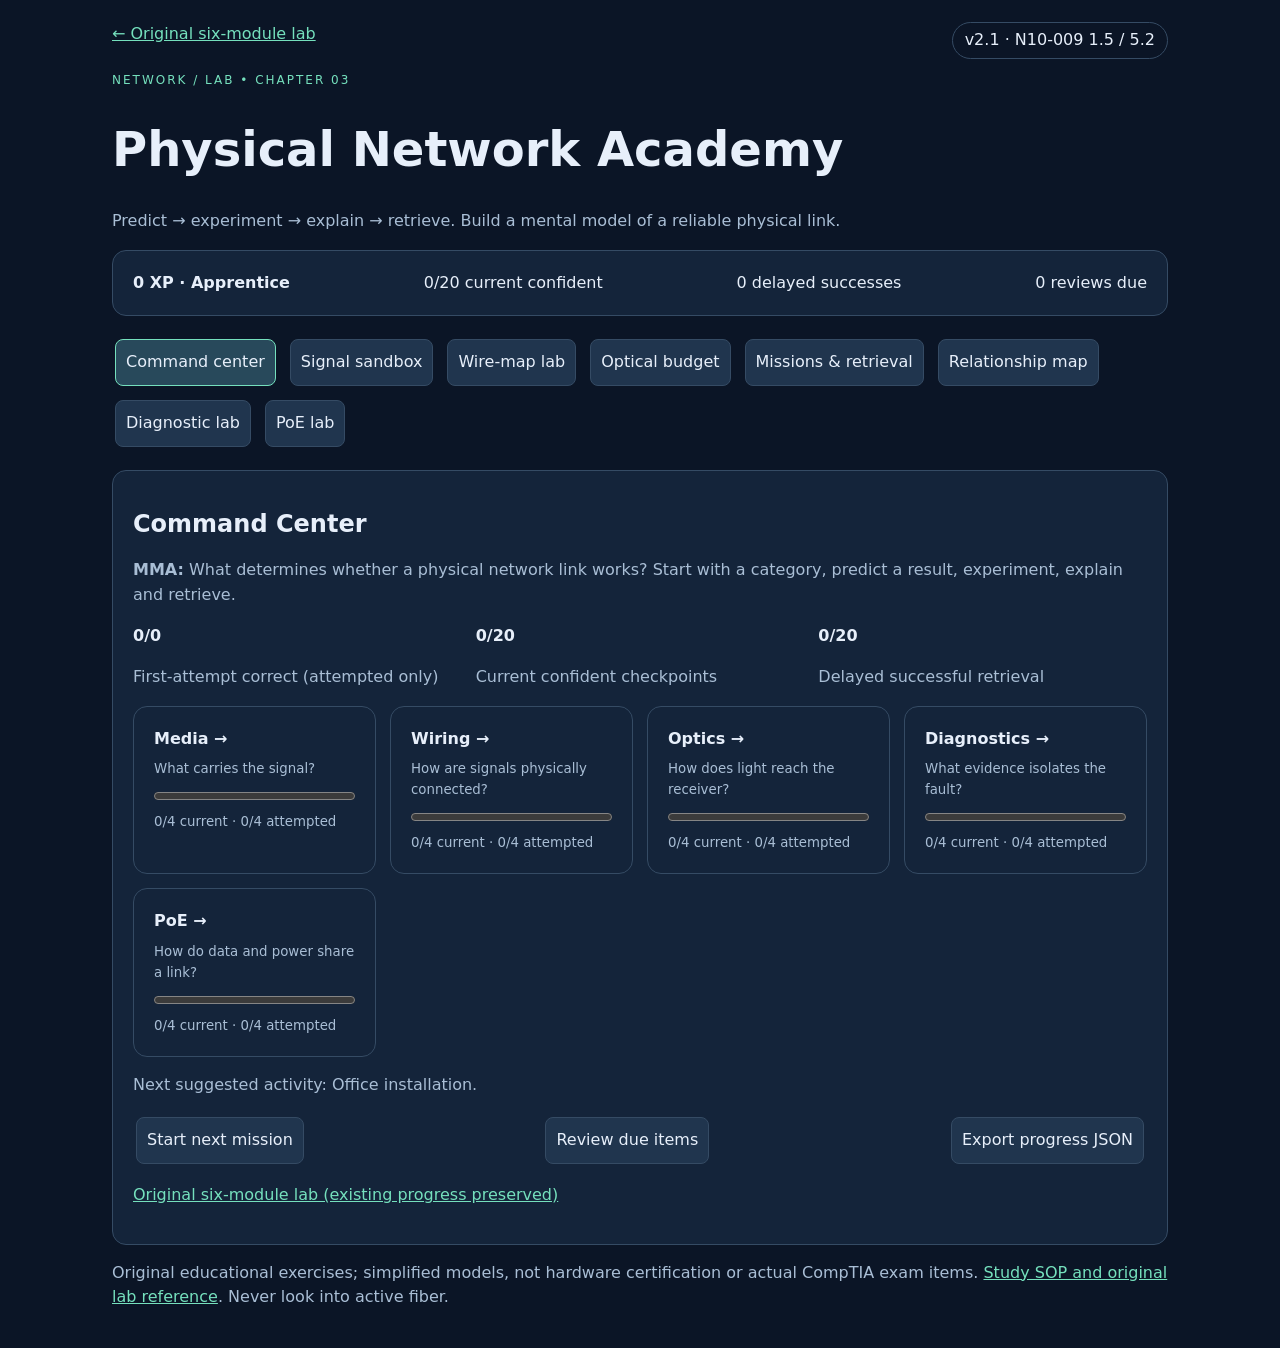
<file: networkplus/chapter-03-cabling/academy.html>
<!doctype html><html lang="en"><meta charset="utf-8"><meta name="viewport" content="width=device-width,initial-scale=1"><title>NET-005A | Physical Network Academy</title><style>
:root{color-scheme:dark;--bg:#0b1526;--panel:#14243a;--ink:#e7effa;--muted:#a9bed5;--mint:#75e0bd;--line:#354b64}*{box-sizing:border-box}body{margin:0;background:var(--bg);color:var(--ink);font:16px/1.55 system-ui}main{max-width:1100px;margin:auto;padding:22px}a{color:var(--mint)}h1,h2,h3{line-height:1.15}h1{font-size:clamp(28px,5vw,48px)}small,p{color:var(--muted)}nav{display:flex;gap:8px;flex-wrap:wrap;margin:20px 0}button,select,input{font:inherit;color:var(--ink);background:#20354e;border:1px solid var(--line);border-radius:8px;padding:10px}button{cursor:pointer}button:hover,button[aria-current=page]{border-color:var(--mint)}button:focus-visible,a:focus-visible,select:focus-visible,input:focus-visible{outline:3px solid #ffd17b}button:disabled{opacity:.5;cursor:default}.panel{background:var(--panel);border:1px solid var(--line);border-radius:14px;padding:20px;margin:12px 0}.grid{display:grid;grid-template-columns:repeat(auto-fit,minmax(min(100%,240px),1fr));gap:14px}.grid .panel{margin:0}label{display:block;margin:10px 0}select{max-width:100%;width:100%}input[type=range]{width:100%}.ok{color:var(--mint)}.bad{color:#ffb0a7}.warn{color:#ffd17b}svg{width:100%;height:auto;max-height:300px}progress{width:100%;accent-color:var(--mint)}.kicker{color:var(--mint);font-size:12px;letter-spacing:2px}.choice{display:block;width:100%;text-align:left;margin:8px 0}.signal{stroke-dasharray:9 8;animation:flow 1s linear infinite}@keyframes flow{to{stroke-dashoffset:-34}}@media(prefers-reduced-motion:reduce){.signal{animation:none}}.bar{display:flex;justify-content:space-between;flex-wrap:wrap;gap:12px}.pill{border:1px solid var(--line);border-radius:20px;padding:5px 12px}textarea{width:100%;background:#0b1526;color:var(--ink);font:inherit;border:1px solid var(--line);padding:10px}table{width:100%;border-collapse:collapse}td,th{padding:8px;text-align:left;border-bottom:1px solid var(--line)}[hidden]{display:none!important}
.topic-card{text-align:left;display:flex;flex-direction:column;gap:8px;min-height:140px;width:100%}.topic-card:hover{border-color:var(--mint);background:#20354e}button{margin:3px}input[type=number]{max-width:100%;width:100%}svg[hidden]{display:none!important}fieldset{border:1px solid var(--line);border-radius:8px}button[aria-current=page]{background:#28495b} </style><main><div class="bar"><a href="./">← Original six-module lab</a><span class="pill">v2.1 · N10-009 1.5 / 5.2</span></div><p class="kicker">NETWORK / LAB • CHAPTER 03</p><h1>Physical Network Academy</h1><p>Predict → experiment → explain → retrieve. Build a mental model of a reliable physical link.</p><div class="panel bar" id="stats"></div><nav aria-label="Academy modules" id="nav"></nav><section id="view"></section><footer><p>Original educational exercises; simplified models, not hardware certification or actual CompTIA exam items. <a href="https://app.notion.com/p/4004fadc996c8167a4abf40734e1e067">Study SOP and original lab reference</a>. Never look into active fiber.</p></footer></main><script>
'use strict';
const $=id=>document.getElementById(id), view=$('view'), key='net005a-academy-v2-preview';
let state={records:{},notes:{}};try{let saved=JSON.parse(localStorage.getItem(key));if(saved&&saved.records&&saved.notes)state=saved}catch(e){}
function save(){try{localStorage.setItem(key,JSON.stringify(state))}catch(e){$('stats').dataset.storage='unavailable'}stats()}
const topics=['Media','Wiring','Optics','Diagnostics','PoE'];
const missions=[
{id:'media1',topic:'Media',title:'Office installation',q:'A 90 m channel needs 10GBASE-T. Which category is the standards-based choice?',opts:['Cat 5e','Cat 6A','Coaxial'],a:1,why:'Cat 6A supports 10GBASE-T up to 100 m; Cat 6 reach is installation-dependent and typically shorter.'},
{id:'wire1',topic:'Wiring',title:'Continuity is not enough',q:'All pins map 1-to-1, but NEXT fails. Which fault could explain both?',opts:['Split pair','Open pin','Reversed polarity on fiber'],a:0,why:'Split pairs preserve continuity but disrupt balanced twisted pairs, increasing crosstalk.'},
{id:'optic1',topic:'Optics',title:'Campus uplink',q:'Two 10GBASE-SR ports need a 250 m OM3 link. What must be verified besides reach?',opts:['Matching optics, polarity and optical loss','RJ45 pin order','DHCP pool'],a:0,why:'SR over OM3 supports up to 300 m, but compatible optics, TX-to-RX and loss budget still matter.'},
{id:'diag1',topic:'Diagnostics',title:'Factory motor fault',q:'CRC errors increase whenever a nearby motor starts. What is the best initial hypothesis and test?',opts:['DNS failure; flush DNS','EMI; correlate errors and test a known-good rerouted link','DHCP exhaustion; renew IP'],a:1,why:'CRC suggests frame corruption, and correlation with motor operation supports EMI, not proof. A controlled test helps isolate it.'},
{id:'poe1',topic:'PoE',title:'Power budget crisis',q:'An access switch has 120 W available for PoE. Four devices each require an allocated 30 W, and a fifth requests 30 W. What constraint fails?',opts:['Fiber wavelength','Aggregate PoE budget','IP subnet'],a:1,why:'150 W requested exceeds 120 W. Check per-port standard, actual allocation and switch budget.'},
{id:'media2',topic:'Media',title:'Transfer challenge: noisy environment',q:'A 200 m 10 Gbps link runs through high EMI. Which is a viable starting design?',opts:['Cat 6A single copper channel','OM3 with matched 10GBASE-SR','Cat 5e'],a:1,why:'Fiber is electrically immune to EMI; OM3/SR supports up to 300 m, subject to loss and installation constraints.'},
{id:'wire2',topic:'Wiring',title:'Transfer challenge: pin mapping',q:'A traditional T568A-to-T568B cable crosses which pairs?',opts:['Blue and brown','Orange and green','All four pairs'],a:1,why:'Pins 1/2 and 3/6 exchange; 4/5 and 7/8 stay. Modern Auto-MDI-X often compensates.'},
{id:'optic2',topic:'Optics',title:'Transfer challenge: optical budget',q:'Minimum TX is -5 dBm, path loss 4 dB, receiver sensitivity -8 dBm. Does the worst-case receive level meet sensitivity?',opts:['Yes, -1 dBm','No, -9 dBm','Yes, -4 dBm'],a:1,why:'-5 - 4 = -9 dBm, below -8 dBm sensitivity. Also check receiver overload separately.'},
{id:'diag2',topic:'Diagnostics',title:'Transfer challenge: fiber failure',q:'A fiber link goes down immediately after a patch replacement. Which first check is most appropriate?',opts:['Verify polarity and inspect/clean safely','Replace the DNS server','Look into the fiber'],a:0,why:'Confirm TX-to-RX polarity and safely inspect connections; never look into potentially active fiber.'},
{id:'poe2',topic:'PoE',title:'Transfer challenge: power versus data',q:'A camera has a working data connection when externally powered but cannot power from its switch. What should you check?',opts:['PoE compatibility, port configuration and budget','DNS suffix','Fiber core size'],a:0,why:'Data and power constraints differ; verify PSE/PD compatibility, allocation and cabling.'}];
const tabs=['Command center','Signal sandbox','Wire-map lab','Optical budget','Missions & retrieval','Relationship map'];let tab=tabs[0],current=0,answered=false;
function stats(){let r=Object.values(state.records),good=r.filter(x=>x.first===true&&x.conf==='sure').length,xp=good*25;let due=r.filter(x=>x.due<=Date.now()).length;$('stats').innerHTML='<b>'+xp+' XP · '+(good>=8?'Specialist':good>=4?'Technician':'Apprentice')+'</b><span>'+good+'/'+missions.length+' first-try confident checkpoints</span><span>'+due+' review due</span>'+( $('stats').dataset.storage?' <span>Storage unavailable</span>':'')}
function openTab(t){tab=t;render()}
function render(){ $('nav').innerHTML='';tabs.forEach(t=>{let b=document.createElement('button');b.textContent=t;b.setAttribute('aria-current',t===tab);b.onclick=()=>openTab(t);$('nav').append(b)});if(tab===tabs[0])home();if(tab===tabs[1])sandbox();if(tab===tabs[2])wire();if(tab===tabs[3])optical();if(tab===tabs[4])mission();if(tab===tabs[5])map();stats()}
function home(){view.innerHTML='<div class="panel"><h2>Command center</h2><p>Start with MMA: What problem does a physical network link solve? Explain the difference between medium and transceiver before exploring.</p><div class="grid">'+topics.map(t=>{let items=missions.filter(m=>m.topic===t),n=items.filter(m=>state.records[m.id]?.first&&state.records[m.id]?.conf==='sure').length;return '<div class="panel"><b>'+t+'</b><progress max="'+items.length+'" value="'+n+'"></progress><small>'+n+'/'+items.length+' confident first-try checkpoints (not mastery)</small></div>'}).join('')+'</div><p>Review after 1 day for misses/uncertainty; after 3 days for confident success. Reattempts are tracked separately from first attempts.</p><button id="start">Start next mission</button> <button id="review">Review due items</button> <button id="export">Export progress JSON</button></div>'; $('start').onclick=()=>{current=missions.findIndex(m=>!state.records[m.id]);if(current<0)current=0;answered=false;openTab(tabs[4])};$('review').onclick=()=>{let i=missions.findIndex(m=>state.records[m.id]?.due<=Date.now());if(i<0){alert('No review due.');return}current=i;answered=false;openTab(tabs[4])};$('export').onclick=()=>{let url=URL.createObjectURL(new Blob([JSON.stringify(state,null,2)],{type:'application/json'}));let a=document.createElement('a');a.href=url;a.download='net005a-academy-progress.json';a.click();setTimeout(()=>URL.revokeObjectURL(url),1000)}}
function sandbox(){view.innerHTML='<div class="panel"><h2>Signal engineering sandbox</h2><p>Predict the result before changing a variable. Which constraint becomes decisive?</p><div class="grid"><div><label>Ethernet configuration<select id="media"><option value="c5">Cat 5e / 1000BASE-T</option><option value="c6">Cat 6 / 10GBASE-T (conditional 55 m)</option><option value="c6a">Cat 6A / 10GBASE-T</option><option value="sr">OM3 / 10GBASE-SR</option><option value="lr">OS2 / 10GBASE-LR</option></select></label><label>Channel length <output id="distout"></output><input id="dist" type="range" min="1" max="500" value="90"></label><label>EMI<select id="emi"><option>Low</option><option>High</option></select></label><label>Endpoint compatibility<select id="match"><option>Matched</option><option>Mismatch</option></select></label></div><div id="signal"></div></div><p>Model assumes compliant cabling and adequate optical budget; Cat 6 10G reach depends on installation and alien crosstalk. High EMI is a risk, not a deterministic failure.</p></div>';function update(){let m=$('media').value,d=+$('dist').value,reach={c5:100,c6:55,c6a:100,sr:300,lr:10000}[m],fiber=['sr','lr'].includes(m),risk=!fiber&&$('emi').value==='High',ok=d<=reach&&$('match').value==='Matched',col=ok?(risk?'#ffd17b':'#75e0bd'):'#ff9b91';$('distout').textContent=d+' m';$('signal').innerHTML='<svg viewBox="0 0 440 180" role="img" aria-label="Physical link status diagram"><rect x="10" y="45" width="95" height="70" rx="9" fill="#20354e" stroke="#a9bed5"/><rect x="335" y="45" width="95" height="70" rx="9" fill="#20354e" stroke="#a9bed5"/><path d="M105 80H335" stroke="'+col+'" stroke-width="9"/><path class="signal" d="M105 80H335" stroke="#fff" stroke-width="3"/><g fill="#e7effa" font-size="13" text-anchor="middle"><text x="58" y="85">NIC / TX</text><text x="382" y="85">Switch / RX</text><text x="220" y="60">'+(fiber?'Optical':'Electrical')+' signal</text><text x="220" y="140">'+d+' m / '+reach+' m reach</text></g></svg><h3 style="color:'+col+'">'+(!ok?'Design constraint fails':risk?'Design at EMI risk':'Modeled design passes')+'</h3><p>Distance: '+(d<=reach?'within modeled reach':'exceeds reach')+' · Endpoints: '+$('match').value+' · EMI: '+(fiber?'electrically immune':risk?'possible corruption':'low risk')+'</p><p>Cause → '+(!ok?'unsupported reach or incompatible interface → possible link failure':risk?'noise coupling → possible frame errors → packet loss':'compatible physical path → reliable signal possible')+'</p>'}['media','dist','emi','match'].forEach(x=>$(x).oninput=update);update()}
function wire(){view.innerHTML='<div class="panel"><h2>Virtual wire-map tester</h2><p>Predict whether simple continuity and category performance will pass. Choose a fault, then run the test.</p><label>Injected condition<select id="fault"><option value="good">Healthy straight-through</option><option value="open">Open pin 3</option><option value="short">Short between pins 1 and 2</option><option value="reverse">Reversed pair 1/2</option><option value="split">Split pair</option><option value="cross">Traditional A/B crossover</option></select></label><button id="test">Run wire-map test</button><div id="wireout" aria-live="polite"></div></div>';$('fault').onchange=()=>$('wireout').innerHTML='';$('test').onclick=()=>{let f=$('fault').value,m=f==='cross'?[3,6,1,4,5,2,7,8]:f==='reverse'?[2,1,3,4,5,6,7,8]:[1,2,3,4,5,6,7,8];let colors=['#f9c999','#e68124','#b6dfc5','#558eea','#bad6ff','#39b981','#e0c1ae','#a06f56'];let lines=m.map((p,i)=>'<path d="M55 '+(25+i*25)+' C150 '+(25+i*25)+' 250 '+(25+(p-1)*25)+' 345 '+(25+(p-1)*25)+'" stroke="'+colors[i]+'" stroke-width="5" fill="none" '+(f==='open'&&i===2?'stroke-dasharray="10 18"':'')+'/>').join('');let labels=m.map((p,i)=>'<text x="30" y="'+(29+i*25)+'">'+(i+1)+'</text><text x="365" y="'+(29+i*25)+'">'+(i+1)+'</text>').join('');let text={good:'All pins map correctly. Certification still requires performance tests.',open:'Pin 3 has no continuity. Locate and repair the open, then retest.',short:'Pins 1 and 2 are electrically connected to each other. Inspect termination.',reverse:'Pins 1 and 2 are swapped. Correct the pair termination.',split:'Basic continuity passes; twisted-pair membership is wrong. NEXT can fail. Use a capable tester or certifier.',cross:'Orange and green pair positions exchange. This is intentional in legacy crossover; verify expected cable type and Auto-MDI-X.'}[f];$('wireout').innerHTML='<svg viewBox="0 0 400 225" role="img" aria-label="Wire mapping '+f+'">'+lines+(f==='short'?'<path d="M200 25V50" stroke="#ff9b91" stroke-width="8"/>':'')+(f==='split'?'<rect x="140" y="45" width="120" height="55" rx="5" fill="#20354e" stroke="#ffd17b"/><text x="200" y="68" fill="#ffd17b" text-anchor="middle">Wrong pair</text><text x="200" y="86" fill="#ffd17b" text-anchor="middle">membership</text>':'')+'<g fill="#e7effa" font-size="12">'+labels+'</g></svg><p>'+text+'</p><p>Verification: run a wire-map test and appropriate category performance certification after repair.</p>'}}
function optical(){view.innerHTML='<div class="panel"><h2>Optical power budget laboratory</h2><p>Predict receive power before changing loss. dBm measures absolute power; dB measures loss.</p><div class="grid"><div><label>Minimum transmit power (dBm)<input id="tx" type="number" value="-5" min="-30" max="10" step=".5"></label><label>Path loss (dB)<input id="loss" type="number" value="4" min="0" max="50" step=".5"></label><label>Receiver sensitivity (dBm)<input id="sens" type="number" value="-8" min="-40" max="0" step=".5"></label></div><div id="opticout"></div></div><p>Illustrative worst-case low-power check only. Real designs also require maximum TX / minimum loss overload checks, margin, wavelength, fiber and optic compatibility.</p></div>';function calc(){let fields=['tx','loss','sens'].map($);if(fields.some(x=>!x.checkValidity()||x.value==='')){$('opticout').textContent='Enter valid values.';return}let [tx,l,s]=fields.map(x=>+x.value),rx=tx-l,margin=rx-s;$('opticout').innerHTML='<svg viewBox="0 0 360 120" role="img" aria-label="Optical power loss path"><path d="M15 45H345" stroke="'+(margin>=0?'#75e0bd':'#ff9b91')+'" stroke-width="8" class="signal"/><g fill="#e7effa" font-size="13"><text x="10" y="25">TX '+tx+' dBm</text><text x="235" y="25">RX '+rx.toFixed(1)+' dBm</text><text x="120" y="75">Loss '+l+' dB</text></g></svg><h3 class="'+(margin>=0?'ok':'bad')+'">'+(margin>=0?'Sensitivity met':'Insufficient receive power')+'</h3><p>RX = '+tx+' − '+l+' = '+rx.toFixed(1)+' dBm<br>Margin = '+margin.toFixed(1)+' dB</p>'}['tx','loss','sens'].forEach(x=>$(x).oninput=calc);calc()}
function mission(){let m=missions[current];view.innerHTML='<div class="panel"><div class="bar"><span class="kicker">MISSION '+(current+1)+' / '+missions.length+' · '+m.topic+'</span><span>'+m.title+'</span></div><h2>'+m.q+'</h2><p>Predict, then commit. Explain the decisive clue before checking.</p><fieldset><legend>Choose an answer</legend>'+m.opts.map((o,i)=>'<label><input type="radio" name="answer" value="'+i+'"> '+o+'</label>').join('')+'</fieldset><label>Confidence<select id="confidence"><option value="unsure">Unsure</option><option value="sure">Sure</option></select></label><label>My reasoning<textarea id="reason" rows="3" placeholder="What relationship explains my decision?"></textarea></label><button id="commit">Check answer</button><div id="debrief" aria-live="polite"></div><p><button id="prev">Previous</button> <button id="next">Next mission</button></p></div>';$('reason').value=state.notes[m.id]||'';$('reason').onchange=()=>{state.notes[m.id]=$('reason').value;save()};$('prev').onclick=()=>{current=(current+missions.length-1)%missions.length;answered=false;mission()};$('next').onclick=()=>{current=(current+1)%missions.length;answered=false;mission()};$('commit').onclick=()=>{if(answered)return;let a=document.querySelector('input[name=answer]:checked');if(!a){$('debrief').textContent='Choose an answer first.';return}let correct=+a.value===m.a,conf=$('confidence').value,old=state.records[m.id];state.records[m.id]={first:old?old.first:correct,conf:old?old.conf:conf,attempts:(old?.attempts||0)+1,last:correct,lastConfidence:conf,due:Date.now()+(correct&&conf==='sure'?3:1)*86400000};state.notes[m.id]=$('reason').value;answered=true;save();$('debrief').innerHTML='<h3 class="'+(correct?'ok':'bad')+'">'+(correct?'Correct':'Revisit this relationship')+'</h3><p>'+m.why+'</p><p>Retrieval prompt: explain why the other options do not solve the decisive constraint.</p>';$('commit').disabled=true};answered=false}
function map(){let concepts=[['Environment','Distance, EMI, fire requirements constrain selection.'],['Medium','Copper conducts electrical signals; fiber guides light.'],['Interfaces','Transceivers implement signaling standards; connectors provide physical mating.'],['Performance','Reach, category, wavelength, loss and speed must agree.'],['Installation','Pair integrity, routing, polarity and cleanliness affect signal quality.'],['Evidence','Signal errors or loss may cause dropped frames and application symptoms.'],['Verification','Use a discriminating test, correct, then retest.']];view.innerHTML='<div class="panel"><h2>Functional relationship map</h2><p>Follow the causal chain. Select a concept and reconstruct the link in your own words.</p>'+concepts.map((c,i)=>'<details class="panel"><summary><b>'+(i+1)+' · '+c[0]+'</b></summary><p>'+c[1]+'</p><p>Explain how this affects the next stage.</p></details>'+(i<concepts.length-1?'<div aria-hidden="true" style="text-align:center;color:#75e0bd">↓ constrains / affects</div>':'')).join('')+'<p><a href="./">Explore the original visual cable and connector atlas, termination bench, 18-item exam and six diagnostic cases.</a></p></div>'}
(function upgrade(){
  const day=86400000, legacyWire=wire, originalTabs=tabs.slice();
  const esc=s=>String(s).replace(/[&<>"']/g,c=>({"&":"&amp;","<":"&lt;",">":"&gt;",'"':"&quot;","'":"&#39;"}[c]));
  const options=(list)=>list.map(([v,l])=>`<option value="${esc(v)}">${esc(l)}</option>`).join("");
  const button=(id,label)=>`<button type="button" id="${id}">${esc(label)}</button>`;
  const bind=(id,fn)=>{$(id).onclick=fn};
  const panel=(h,s)=>`<div class="panel"><h2>${h}</h2>${s}</div>`;
  const extra=[
    {id:'media3',topic:'Media',title:'Shielding tradeoff',q:'A 70 m copper link near machinery must remain copper to supply PoE. Which design reduces EMI risk?',opts:['Properly bonded shielded cabling routed away from noise','Unshielded cable alongside motor feeders','Single-mode fiber directly supplying PoE'],a:0,why:'Shielding and appropriate routing reduce susceptibility; bonding and installation matter. Fiber alone cannot deliver electrical PoE.'},
    {id:'media4',topic:'Media',title:'Structured cabling',q:'A 92 m permanent link plus 8 m patch cords totals 100 m. What should you investigate?',opts:['Only the channel length','Permanent link exceeds the typical 90 m limit','Whether the patch panel performs routing'],a:1,why:'A typical permanent link is 90 m maximum, with a 100 m channel including patch cords. Both constraints matter.'},
    {id:'wire3',topic:'Wiring',title:'Repair verification',q:'After reterminating a cable, the basic wire-map passes. What verifies category performance?',opts:['A toner and probe','A category certifier measuring NEXT and insertion loss','A ping alone'],a:1,why:'A basic wire-map tests continuity and mapping; category certification measures transmission performance.'},
    {id:'wire4',topic:'Wiring',title:'Open versus short',q:'A tester reports electrical continuity between pins 1 and 2 that should be isolated. What fault is indicated?',opts:['Short circuit','Open conductor','Correct straight-through mapping'],a:0,why:'A short is an unintended conductive connection; an open is a broken path.'},
    {id:'optic3',topic:'Optics',title:'Same connector, different optics',q:'Both transceivers use LC, one is 10GBASE-SR and the other 10GBASE-LR. What is the problem?',opts:['LC cannot carry optical signals','Different optical standards and wavelengths','Both need Cat 6A'],a:1,why:'LC is a connector form; it does not establish optical compatibility. SR and LR use different wavelengths and media.'},
    {id:'optic4',topic:'Optics',title:'Loss versus overload',q:'A receiver is rated for -12 to -1 dBm and receives +1 dBm. What is the concern?',opts:['Receiver overload','Insufficient receive power','Copper crosstalk'],a:0,why:'Power above the maximum receiver input can overload it. A lower-bound sensitivity check is not enough.'},
    {id:'diag3',topic:'Diagnostics',title:'Locate a cable fault',q:'Which tool can estimate the distance to an impedance discontinuity in a copper cable?',opts:['Toner only','TDR','Optical power meter'],a:1,why:'A time-domain reflectometer uses reflections to locate copper discontinuities; an OTDR is its optical analogue.'},
    {id:'diag4',topic:'Diagnostics',title:'Separate layers',q:'A switch port is up with no physical errors, IP connectivity works, but names fail to resolve. What should you investigate?',opts:['Replace all patch cables','DNS resolution','Fiber polishing'],a:1,why:'Working IP connectivity with failed name resolution points beyond Layer 1; check DNS before replacing hardware.'},
    {id:'poe3',topic:'PoE',title:'Per-port constraint',q:'A switch has 200 W total available but a port supports only 15.4 W PSE output. A device requires 25 W at the PD. What is wrong?',opts:['Aggregate budget is exhausted','The per-port standard cannot supply the device requirement','The fiber core is too small'],a:1,why:'Per-port power capability and PSE/PD negotiation must support the device; total spare power is not sufficient.'},
    {id:'poe4',topic:'PoE',title:'Power at the endpoint',q:'Why does an 802.3at PSE rated 30 W not guarantee 30 W at the powered device?',opts:['Cable losses reduce delivered power','Ethernet frames consume the entire budget','RJ45 converts watts to dBm'],a:0,why:'802.3at provides up to 30 W at the PSE and typically up to 25.5 W at the PD under standard channel assumptions.'}
  ];
  missions.push(...extra);
  const descriptions={
    Media:['What carries the signal?','Compare media, speed, reach, noise and installation constraints.', 'Signal sandbox','atlas','Cable & Connector Atlas'],
    Wiring:['How are signals physically connected?','Build terminations, preserve pair integrity, diagnose hidden faults.','Wire-map lab','wire','Original RJ45 wiring bench'],
    Optics:['How does light reach the receiver?','Connect optical standards, fiber types, polarity and power budgets.','Optical budget','atlas','Original connector and transceiver atlas'],
    Diagnostics:['What evidence isolates the fault?','Separate symptoms, confirming tests, causes, repairs and verification.','Diagnostic lab','fault','Original Fault Finder'],
    PoE:['How do data and power share a link?','Compare per-port capability, aggregate budget and device power requirements.','PoE lab','map','Original functional map']
  };
  tabs.push('Diagnostic lab','PoE lab');
  let selectedTopic=null, queue=[], queuePos=0, queueMode='all', activeMission=null;
  const achievements=state.achievements||(state.achievements={});
  const getRecord=m=>state.records[m.id]||{};
  // Retain v2.0 first and latest records; no invented historic timestamps or attempts.
  for(const m of missions){let x=state.records[m.id];if(x&&x.last===true&&x.lastConfidence==='sure')achievements['mission:'+m.id]=25;else if(x&&x.first===true&&x.conf==='sure')achievements['mission:'+m.id]=25;}
  const award=(id,xp)=>{if(!Object.prototype.hasOwnProperty.call(achievements,id))achievements[id]=xp};
  const proficient=m=>getRecord(m).last===true&&getRecord(m).lastConfidence==='sure';
  const dueItems=()=>missions.filter(m=>state.records[m.id]&&getRecord(m).due<=Date.now()).sort((a,b)=>getRecord(a).due-getRecord(b).due);
  const xpTotal=()=>Object.values(achievements).reduce((a,b)=>a+(Number.isFinite(b)?b:0),0);
  const counts=arr=>({first:arr.filter(m=>getRecord(m).first===true).length,current:arr.filter(proficient).length,seen:arr.filter(m=>state.records[m.id]).length,retained:arr.filter(m=>getRecord(m).retained).length});
  stats=function(){const c=counts(missions),xp=xpTotal();$('stats').innerHTML=`<b>${xp} XP · ${xp>=400?'Specialist':xp>=150?'Technician':'Apprentice'}</b><span>${c.current}/${missions.length} current confident</span><span>${c.retained} delayed successes</span><span>${dueItems().length} reviews due</span>${$('stats').dataset.storage?' <span>Storage unavailable</span>':''}`};
  function launchQueue(items,mode){queue=items.map(m=>m.id);queuePos=0;queueMode=mode;activeMission=null;if(!queue.length){view.innerHTML=panel('Review queue clear','<p>No eligible items yet. Return to the Command Center or practice a topic.</p>'+button('back-home','Command Center'));bind('back-home',()=>openTab(tabs[0]));return}openTab('Missions & retrieval')}
  function gotoLab(name){selectedTopic=null;openTab(name)}
  const originalURL=(page)=>'./#'+page;
  home=function(){selectedTopic=null;let c=counts(missions);view.innerHTML=panel('Command Center',`<p><b>MMA:</b> What determines whether a physical network link works? Start with a category, predict a result, experiment, explain and retrieve.</p><div class="grid"><div><b>${c.first}/${c.seen||0}</b><p>First-attempt correct (attempted only)</p></div><div><b>${c.current}/${missions.length}</b><p>Current confident checkpoints</p></div><div><b>${c.retained}/${missions.length}</b><p>Delayed successful retrieval</p></div></div><div class="grid">${topics.map((t,i)=>{const a=missions.filter(m=>m.topic===t),n=counts(a);return `<button class="panel topic-card" id="topic-${i}"><strong>${t} →</strong><small>${descriptions[t][0]}</small><progress aria-label="${t} proficiency" max="${a.length}" value="${n.current}"></progress><small>${n.current}/${a.length} current · ${n.seen}/${a.length} attempted</small></button>`}).join('')}</div><p>Next suggested activity: ${esc((dueItems()[0]||missions.find(m=>!proficient(m))||missions[0]).title)}.</p><div class="bar">${button('start','Start next mission')}${button('review','Review due items')}${button('export','Export progress JSON')}</div><p><a href="./">Original six-module lab (existing progress preserved)</a></p>`);topics.forEach((t,i)=>bind('topic-'+i,()=>topicHub(t)));bind('start',()=>launchQueue([...missions.filter(m=>!state.records[m.id]),...missions.filter(m=>state.records[m.id]&&!proficient(m)),...missions.filter(proficient)],'recommended'));bind('review',()=>launchQueue(dueItems(),'due'));bind('export',()=>{const url=URL.createObjectURL(new Blob([JSON.stringify(state,null,2)],{type:'application/json'}));let a=document.createElement('a');a.href=url;a.download='net005a-academy-progress.json';a.click();setTimeout(()=>URL.revokeObjectURL(url),1000)})};
  function topicHub(t){selectedTopic=t;let d=descriptions[t],items=missions.filter(m=>m.topic===t),c=counts(items);view.innerHTML=panel(t+' learning hub',`<p class="kicker">FUNCTIONAL CHUNK</p><h3>${d[0]}</h3><p>${d[1]}</p><p>${c.current}/${items.length} current confident · ${c.retained} delayed successes</p><progress aria-label="Topic progress" value="${c.current}" max="${items.length}"></progress><div class="grid"><div class="panel"><h3>Experiment</h3><p>Predict and manipulate the relevant physical variables.</p>${button('hub-lab','Open '+d[2])}</div><div class="panel"><h3>Discover & compare</h3><p>Use the original visual learning activities.</p><a href="${originalURL(d[3])}">${d[4]}</a></div><div class="panel"><h3>Retrieve & apply</h3><p>Practice four topic questions; feedback follows commitment.</p>${button('hub-practice','Start '+t+' practice')}</div></div><h3>Relationship rule</h3><p>${({Media:'Environment and requirements constrain medium; the medium and standard jointly constrain reach.',Wiring:'Pin continuity does not guarantee pair integrity or category performance.',Optics:'Connector shape is not optical compatibility; attenuation reduces receive power.',Diagnostics:'Symptoms guide hypotheses, but discriminating tests establish evidence.',PoE:'Per-port capability and total allocation must both satisfy powered devices.'})[t]}</p>${button('hub-back','Back to Command Center')}`);bind('hub-lab',()=>gotoLab(d[2]));bind('hub-practice',()=>launchQueue(items,'topic'));bind('hub-back',()=>openTab(tabs[0]))}
  openTab=function(t){if(t==='Missions & retrieval'&&(!queue.length||queuePos>=queue.length)){queue=missions.map(m=>m.id);queuePos=0;queueMode='all'}tab=t;render()};
  render=function(){$('nav').innerHTML='';for(const t of tabs){let b=document.createElement('button');b.textContent=t;b.setAttribute('aria-current',t===tab?'page':'false');b.onclick=()=>{if(t==='Missions & retrieval'){queue=[];queuePos=0}openTab(t)};$('nav').append(b)}const f={'Command center':home,'Signal sandbox':sandbox,'Wire-map lab':wire,'Optical budget':optical,'Missions & retrieval':mission,'Relationship map':map,'Diagnostic lab':diagnostic,'PoE lab':poe}[tab];if(f)f();stats()};
  const mediaRules={
    c5:['Cat 5e UTP','copper',{1:['1000BASE-T',100]}],
    c6:['Cat 6 UTP','copper',{1:['1000BASE-T',100],10:['10GBASE-T',55]}],
    c6a:['Cat 6A UTP','copper',{1:['1000BASE-T',100],10:['10GBASE-T',100]}],
    stp:['Cat 6A shielded','shielded',{1:['1000BASE-T',100],10:['10GBASE-T',100]}],
    om3:['OM3 multimode','fiber',{1:['1000BASE-SX',550],10:['10GBASE-SR',300]}],
    os2:['OS2 single-mode','fiber',{1:['1000BASE-LX',5000],10:['10GBASE-LR',10000]}]
  };
  function linkModel(m,s,d,emi,tx,rx){const [name,type,rules]=mediaRules[m],rule=rules[s],reach=rule?.[1]||0,expected=rule?.[0],distance=!!rule&&d<=reach&&d>0,match=!!rule&&tx===expected&&rx===expected,risk=emi==='high'&&type!=='fiber';return{reach,expected,distance,match,supported:!!rule,risk,type,ok:distance&&match,status:!distance||!match?'fail':risk?'risk':'pass'}}
  function predictControl(){return `<label>Predict the result<select id="predict"><option value="">Choose before testing</option><option value="pass">Meets modeled constraints</option><option value="risk">EMI risk</option><option value="fail">Design constraint fails</option></select></label>${button('run','Run experiment')}<div id="result" aria-live="polite"></div>`}
  sandbox=function(){let stds=['1000BASE-T','10GBASE-T','1000BASE-SX','1000BASE-LX','10GBASE-SR','10GBASE-LR'];view.innerHTML=panel('Signal engineering sandbox',`<p>Change one variable at a time. Predict the consequence and test your reasoning.</p><div class="grid"><div><label>Medium<select id="media">${options(Object.entries(mediaRules).map(([k,v])=>[k,v[0]]))}</select></label><label>Required speed<select id="speed">${options([['1','1 Gbps'],['10','10 Gbps']])}</select></label><label>Channel length (m)<input id="dist" type="number" min="1" max="12000" value="90"></label><label>EMI<select id="emi">${options([['low','Low'],['high','High']])}</select></label><label>Transmitting interface<select id="txstd">${options(stds.map(x=>[x,x]))}</select></label><label>Receiving interface<select id="rxstd">${options(stds.map(x=>[x,x]))}</select></label></div><div>${predictControl()}</div></div><p>Educational reach model: Cat 6 10GBASE-T up to a conditional 55 m; 1000BASE-SX reach depends on fiber modal bandwidth; OS2/LX modeled to 5 km. Real installation, optics and optical budget govern. Shielding requires suitable bonding.</p><a href="./#atlas">Explore original cable atlas</a>`);for(let id of ['media','speed','dist','emi','txstd','rxstd'])$(id).oninput=()=>{$('predict').value='';$('result').innerHTML='';};bind('run',()=>{let d=+$('dist').value,p=$('predict').value;if(!p||!$('dist').checkValidity()||!d){$('result').textContent='Enter a valid distance and choose a prediction.';return}let m=$('media').value,s=$('speed').value,x=linkModel(m,s,d,$('emi').value,$('txstd').value,$('rxstd').value),c=x.status==='pass'?'#75e0bd':x.status==='risk'?'#ffd17b':'#ff9b91';let wave=Array.from({length:201},(_,i)=>{let a=x.distance?10:10*(1-i/220),noise=x.risk?Math.sin(i*1.9)*Math.sin(i*.52)*(x.type==='shielded'?3:7):0;return (i?'L':'M')+(80+i*1.4)+' '+(75+Math.sin(i*.27)*a+noise)}).join(' ');$('result').innerHTML=`<svg viewBox="0 0 440 150" role="img" aria-label="Conceptual signal and receiving interface"><rect x="3" y="47" width="77" height="56" rx="7" fill="#20354e" stroke="#a9bed5"/><rect x="360" y="47" width="77" height="56" rx="7" fill="#20354e" stroke="${c}"/><path d="M80 75H360" stroke="#60758b" stroke-dasharray="4 5"/><path d="${wave}" stroke="${c}" stroke-width="2" fill="none"/>${x.ok?`<path d="M80 110H360" class="signal" stroke="${c}" stroke-width="3"/>`:'<path d="M347 53l22 44m0-44l-22 44" stroke="#ff9b91" stroke-width="3"/>'}<g fill="#e7effa" font-size="12" text-anchor="middle"><text x="42" y="79">TX</text><text x="398" y="79">RX</text><text x="220" y="32">${x.type==='fiber'?'Light':'Electrical signal'} · ${d} m</text><text x="220" y="138">${x.ok?'Link constraints met':'No valid link assumed'}</text></g></svg><h3 style="color:${c}">${x.status==='pass'?'Modeled design passes':x.status==='risk'?'Design at EMI risk':'Design constraint fails'}</h3><p>${x.supported?`Expected standard: ${x.expected}; modeled reach ${x.reach} m.`:'Requested speed is not supported in this model.'}</p><p>Reach: ${x.distance?'pass':'fail'} · Interfaces: ${x.match?'pass':'fail'} · EMI: ${x.type==='fiber'?'optical signal immune':x.risk?(x.type==='shielded'?'shielded; residual EMI risk':'unshielded; EMI risk'):'low'}</p><p><b>${p===x.status?'Prediction correct':'Prediction differed'}</b> — explain which constraint determined the result.</p><small>Waveform is conceptual, not a calibrated Ethernet measurement. A failing design may still emit signals.</small>`;if(p===x.status){award('signal:'+m+':'+x.status,20);save()}})};
  const wireFaults={open:['Open conductor','Pin 3 → no continuity','Reterminate or replace the open conductor'],short:['Short circuit','Pins 1 and 2 have unintended continuity','Remove the short and reterminate'],reverse:['Reversed pair','1 → 2; 2 → 1; other pins match','Restore correct pin order'],split:['Split pair','1→1 through 8→8; simulated NEXT FAIL','Restore correct twisted-pair membership'],cross:['Traditional A/B crossover','1→3; 2→6; 3→1; 6→2; others match','Reterminate both ends to same standard for a required straight-through cable']};
  let wireIndex=0;
  wire=function(){view.innerHTML=panel('Wiring laboratory',`<p>Explore known faults or diagnose an unknown cable expected to be straight-through.</p>${button('explore-wire','Explore known faults')}${button('unknown-wire','Diagnose & repair unknown fault')} <a href="./#wire">Original termination bench</a><div id="wiretask"></div>`);bind('explore-wire',legacyWire);bind('unknown-wire',unknownWire);unknownWire()};
  function unknownWire(){const keys=Object.keys(wireFaults),f=keys[wireIndex%keys.length],data=wireFaults[f];let tested=false,diagnosed=false,repaired=false;let mount=$('wiretask');mount.innerHTML=panel('Unknown cable case '+(wireIndex+1),`<p>Customer reports a cable problem. The intended build is straight-through. Select a test before diagnosing.</p>${button('wire-test','Run wire-map + simulated performance check')}<div id="wire-evidence"></div><label>Diagnosis<select id="wire-guess"><option value="">Choose fault</option>${options(keys.map(k=>[k,wireFaults[k][0]]))}</select></label>${button('wire-diagnose','Check diagnosis')}<div id="wire-feedback" aria-live="polite"></div><label>Correction<select id="wire-fix"><option value="">Choose correction</option>${options(keys.map(k=>[k,wireFaults[k][2]]))}</select></label>${button('wire-repair','Apply correction')}${button('wire-verify','Retest & verify')}<div id="wire-verified" aria-live="polite"></div>${button('wire-next','Next unknown case')}`);bind('wire-test',()=>{tested=true;let map=f==='cross'?[3,6,1,4,5,2,7,8]:f==='reverse'?[2,1,3,4,5,6,7,8]:[1,2,3,4,5,6,7,8];let paths=map.map((p,i)=>`<path d="M45 ${20+i*22} C130 ${20+i*22} 220 ${20+(p-1)*22} 315 ${20+(p-1)*22}" stroke="${['#f5c390','#d98a43','#a8d7b6','#5a8ee0','#a9caff','#389a67','#e4c8b9','#a36e55'][i]}" stroke-width="4" fill="none" ${f==='open'&&i===2?'stroke-dasharray="6 14"':''}/><text x="25" y="${24+i*22}" fill="#e7effa">${i+1}</text><text x="330" y="${24+i*22}" fill="#e7effa">${i+1}</text>`).join('');$('wire-evidence').innerHTML=`<svg viewBox="0 0 360 200" role="img" aria-label="Simulated wiremap">${paths}${f==='short'?'<path d="M180 20V42" stroke="#ff9b91" stroke-width="6"/>':''}</svg><p><b>Evidence:</b> ${data[1]}</p>${f==='split'?'<p>Physical pair check: conductors on 3 and 4 are members of the wrong pairs even though both ends match.</p>':''}`});bind('wire-diagnose',()=>{if(!tested){$('wire-feedback').textContent='Collect evidence first.';return}diagnosed=$('wire-guess').value===f;$('wire-feedback').textContent=diagnosed?'Correct diagnosis. Select a repair.':'Not supported by evidence; inspect the tester result again.'});bind('wire-repair',()=>{repaired=diagnosed&&$('wire-fix').value===f;$('wire-verified').textContent=repaired?'Correction applied. Verify before closing.':'Establish the correct diagnosis and select the appropriate correction.'});bind('wire-verify',()=>{if(!repaired){$('wire-verified').textContent='Fault remains. Repair first.';return}$('wire-verified').innerHTML='<b class="ok">Verification passed:</b> straight-through mapping and modeled category check pass. Document the evidence, repair and retest.';award('wire-repair:'+f,50);save()});bind('wire-next',()=>{wireIndex++;unknownWire()})}
  optical=function(){view.innerHTML=panel('Optical budget laboratory',`<p>Build the path from individual loss contributors. Values are illustrative, not certification limits.</p><div class="grid"><div><label>Fiber length (km)<input type="number" id="km" min="0" max="20" step=".1" value="2"></label><label>Mated connector pairs<input type="number" id="pairs" min="0" max="20" step="1" value="4"></label><label>Splices<input type="number" id="splices" min="0" max="50" step="1" value="2"></label><label><input type="checkbox" id="dirty"> Add contamination (3 dB illustrative)</label><label>Minimum TX (dBm)<input type="number" id="min-tx" min="-40" max="10" step=".1" value="-5"></label><label>Maximum TX (dBm)<input type="number" id="max-tx" min="-40" max="15" step=".1" value="-2"></label><label>RX sensitivity (dBm)<input type="number" id="sens" min="-50" max="0" step=".1" value="-10"></label><label>Maximum receiver input (dBm)<input type="number" id="overload" min="-30" max="15" step=".1" value="-1"></label><label>Required reserve (dB)<input type="number" id="reserve" min="0" max="10" step=".1" value="1"></label></div><div><label>Prediction<select id="optic-predict">${options([['','Choose before testing'],['pass','Power range and reserve pass'],['fail','Power constraint fails']])}</select></label>${button('optic-run','Calculate link budget')}<div id="opticout" aria-live="polite"></div></div></div><p>Loss assumptions: 0.35 dB/km, 0.5 dB per mated pair, 0.1 dB/splice; same modeled loss used for both power extremes. Real overload assessment uses minimum possible loss, while sensitivity uses maximum loss. Check fiber, wavelength, standard and actual specifications separately.</p>`);let ids=['km','pairs','splices','min-tx','max-tx','sens','overload','reserve'];for(let id of [...ids,'dirty'])$(id).oninput=()=>{$('optic-predict').value='';$('opticout').innerHTML=''};bind('optic-run',()=>{let inputs=ids.map($);if(inputs.some(x=>x.value===''||!x.checkValidity())||!$('optic-predict').value){$('opticout').textContent='Enter valid values and commit a prediction.';return}let [km,pairs,splices,min,max,sens,over,reserve]=inputs.map(x=>+x.value);if(min>max||sens>over){$('opticout').textContent='Minimum cannot exceed maximum.';return}let parts=[km*.35,pairs*.5,splices*.1,$('dirty').checked?3:0],loss=parts.reduce((a,b)=>a+b,0),lo=min-loss,hi=max-loss,margin=lo-sens,ok=margin>=reserve&&hi<=over;let labels=['Fiber','Mated pairs','Splices','Contamination'];$('opticout').innerHTML=`<svg viewBox="0 0 400 120" role="img" aria-label="Optical path loss components"><path d="M25 55H375" stroke="${ok?'#75e0bd':'#ff9b91'}" stroke-width="5"/>${parts.map((v,i)=>`<rect x="${62+i*80}" y="40" width="35" height="30" rx="4" fill="#20354e" stroke="#a9bed5"/><text x="${79+i*80}" y="27" fill="#e7effa" text-anchor="middle" font-size="10">${labels[i]}</text><text x="${79+i*80}" y="90" fill="#e7effa" text-anchor="middle" font-size="11">${v.toFixed(2)} dB</text>`).join('')}</svg><h3 class="${ok?'ok':'bad'}">${ok?'Power range and reserve met':'Power constraint fails'}</h3><p>Total modeled loss: ${loss.toFixed(2)} dB</p><p>RX range: ${lo.toFixed(2)} to ${hi.toFixed(2)} dBm<br>Low-power margin: ${margin.toFixed(2)} dB<br>Required reserve: ${reserve} dB<br>Overload check: ${hi<=over?'pass':'fail'}</p><p>${$('optic-predict').value===(ok?'pass':'fail')?'Prediction correct':'Prediction differed'}. Explain which component could change the result.</p>`;if($('optic-predict').value===(ok?'pass':'fail')){award('optical:'+(ok?'pass':'fail'),20);save()}})};
  function poe(){view.innerHTML=panel('PoE power laboratory',`<p>Power delivery depends on per-port PSE/PD capabilities, switch port count and total budget.</p><div class="grid"><div><label>Switch ports<input id="ports" type="number" min="1" max="48" value="8"></label><label>Aggregate PSE budget (W)<input id="budget" type="number" min="0" max="2000" value="120"></label><label>Per-port PSE type<select id="poetype">${options([['15.4','802.3af · 15.4 W PSE'],['30','802.3at · 30 W PSE'],['60','802.3bt Type 3 · 60 W PSE'],['90','802.3bt Type 4 · 90 W PSE']])}</select></label><label>Cameras (15.4 W allocated PSE)<input id="cams" type="number" min="0" max="48" value="3"></label><label>Access points (30 W allocated PSE)<input id="aps" type="number" min="0" max="48" value="2"></label><label>High-power devices (60 W allocated PSE)<input id="hp" type="number" min="0" max="48" value="1"></label></div><div><label>Prediction<select id="poepredict">${options([['','Choose before testing'],['pass','All constraints met'],['fail','One or more constraints fail']])}</select></label>${button('poerun','Test power allocation')}<div id="poeout" aria-live="polite"></div></div></div><p>Allocations are at the PSE, not the PD. Typical maximum PD power is approximately 12.95, 25.5, 51 and 71.3 W for these types respectively. Negotiation, actual device class, cable loss and switch configuration must also be checked.</p>`);for(let id of ['ports','budget','poetype','cams','aps','hp'])$(id).oninput=()=>{$('poepredict').value='';$('poeout').innerHTML=''};bind('poerun',()=>{let fields=['ports','budget','cams','aps','hp'].map($);if(fields.some(x=>!x.checkValidity()||x.value==='')||!$('poepredict').value){$('poeout').textContent='Enter valid values and select a prediction.';return}let [ports,budget,cams,aps,hp]=fields.map(x=>+x.value),cap=+$('poetype').value,n=cams+aps+hp,w=cams*15.4+aps*30+hp*60,pc=(!cams||cap>=15.4)&&(!aps||cap>=30)&&(!hp||cap>=60),ok=n<=ports&&w<=budget+1e-8&&pc;$('poeout').innerHTML=`<svg viewBox="0 0 360 150" role="img" aria-label="Switch supplying three device groups"><rect x="110" y="10" width="140" height="40" rx="6" fill="#20354e" stroke="#a9bed5"/><text x="180" y="35" fill="#e7effa" font-size="12" text-anchor="middle">Switch · ${budget} W</text>${[[60,'Cameras',cams,15.4],[180,'APs',aps,30],[300,'High power',hp,60]].map(([x,t,k,p])=>`<path d="M180 50V70H${x}V90" stroke="${ok?'#75e0bd':'#ffd17b'}" fill="none" stroke-width="2"/><rect x="${x-50}" y="90" width="100" height="48" rx="6" fill="#20354e" stroke="#a9bed5"/><text x="${x}" y="110" fill="#e7effa" text-anchor="middle" font-size="11">${t} ×${k}</text><text x="${x}" y="126" fill="#e7effa" text-anchor="middle" font-size="11">${(k*p).toFixed(1)} W</text>`).join('')}</svg><h3 class="${ok?'ok':'bad'}">${ok?'All modeled constraints met':'Allocation cannot satisfy all devices'}</h3><p>Ports: ${n}/${ports} · ${n<=ports?'pass':'fail'}<br>Aggregate PSE: ${w.toFixed(1)}/${budget} W · ${w<=budget+1e-8?'pass':'fail'}<br>Per-port: ${pc?'pass':'fail'}</p><p>${$('poepredict').value===(ok?'pass':'fail')?'Prediction correct':'Prediction differed'} — which constraint is decisive?</p>`;if($('poepredict').value===(ok?'pass':'fail')){award('poe:'+(ok?'pass':'fail'),20);save()}})}
  const cases=[
    {id:'split',title:'Intermittent office link',sym:'Port up at 1 Gbps, CRC errors increasing. Cable recently reterminated.',tests:[['Port counters','CRC increasing; link up.'],['Basic wire-map','All eight pins map 1 to 1.'],['Category certifier','NEXT fails; split pair reported.'],['DNS test','Name resolution succeeds.']],needed:2,causes:['Split pair','DNS server','Fiber polarity'],fixes:['Reterminate preserving pair membership','Flush DNS','Reverse fiber'],why:'Wire-map continuity alone does not prove category performance.'},
    {id:'emi',title:'Factory motor correlation',sym:'Intermittent loss when a nearby industrial motor starts.',tests:[['Port counters','CRC rises during motor operation.'],['Controlled rerouted known-good copper link','Errors stop during repeated motor starts.'],['DHCP test','Valid lease.'],['Basic continuity','All pins pass.']],needed:1,causes:['EMI from cable routing','DHCP exhaustion','Wrong IP subnet'],fixes:['Reroute cable away from interference; verify','Renew lease','Change gateway'],why:'A controlled rerouting experiment supports interference as the cause, though CRC alone is nonspecific.'},
    {id:'fiber',title:'Fiber link after replacement',sym:'Fiber link lost after a patch cord replacement.',tests:[['Compare optic labels','Both 10GBASE-SR, OM3.'],['Safe polarity inspection','TX connects to TX instead of RX.'],['DNS query','Not applicable to a down physical link.'],['Optical power','Receiver reports loss of signal.']],needed:1,causes:['Incorrect fiber polarity','Wrong DNS','Excessive copper length'],fixes:['Correct TX-to-RX polarity safely','Flush DNS','Replace copper patch panel'],why:'Compatible optics are not sufficient if the physical TX-to-RX path is wrong.'},
    {id:'power',title:'New camera cannot power up',sym:'Existing cameras work; the new camera functions when externally powered.',tests:[['Data link test','Data works with external power.'],['PoE switch allocation','Total allocated 120 W of 120 W; new 15.4 W request denied.'],['Port capability','Camera class supported.'],['DNS query','Works with external power.']],needed:1,causes:['Aggregate PoE budget exhausted','DNS failure','Unsupported fiber wavelength'],fixes:['Free allocation or use suitable additional PSE capacity','Replace DNS server','Swap optics'],why:'Working data does not establish power availability; total allocated PSE power is the decisive evidence.'}
  ];let caseIndex=0;
  function diagnostic(){let c=cases[caseIndex%cases.length],seen=new Set(),diagnosed=false,fixed=false;view.innerHTML=panel('Diagnostic center',`<p class="kicker">TICKET ${caseIndex%cases.length+1} / ${cases.length}</p><h3>${c.title}</h3><p>${c.sym}</p><svg viewBox="0 0 400 95" role="img" aria-label="Client, physical path, switch"><rect x="5" y="25" width="90" height="48" rx="6" fill="#20354e" stroke="#a9bed5"/><path d="M95 49H305" stroke="#ffd17b" stroke-width="5" stroke-dasharray="8 4"/><rect x="305" y="25" width="90" height="48" rx="6" fill="#20354e" stroke="#a9bed5"/><g fill="#e7effa" text-anchor="middle" font-size="12"><text x="50" y="54">Endpoint</text><text x="350" y="54">Switch/PSE</text><text x="200" y="36">Physical path</text></g></svg><h3>1 · Gather evidence</h3>${c.tests.map(([t,v],i)=>button('tool-'+i,t)+`<div id="ev-${i}" aria-live="polite"></div>`).join('')}<h3>2 · Diagnose</h3><label>Probable cause<select id="cause"><option value="">Select cause</option>${options(c.causes.map((t,i)=>[i,t]))}</select></label>${button('diagnose','Check hypothesis')}<p id="diag-feedback" aria-live="polite"></p><h3>3 · Repair and verify</h3><label>Correction<select id="fix"><option value="">Select repair</option>${options(c.fixes.map((t,i)=>[i,t]))}</select></label>${button('fix-run','Apply repair')}${button('verify-run','Verify & close ticket')}<div id="diag-result" aria-live="polite"></div>${button('diag-next','Next ticket')}`);c.tests.forEach(([t,v],i)=>bind('tool-'+i,()=>{seen.add(i);$('ev-'+i).innerHTML='<p><b>Simulated evidence:</b> '+esc(v)+'</p>'}));bind('diagnose',()=>{diagnosed=seen.has(c.needed)&&$('cause').value==='0';fixed=false;$('diag-feedback').textContent=diagnosed?'Hypothesis supported by the decisive test.':!seen.has(c.needed)?'Collect discriminating evidence before diagnosing.':'Hypothesis does not fit the decisive evidence.'});bind('fix-run',()=>{fixed=diagnosed&&$('fix').value==='0';$('diag-result').textContent=fixed?'Repair applied. Verification required.':'Select a supported diagnosis and appropriate repair.'});bind('verify-run',()=>{if(!fixed){$('diag-result').textContent='Repair required before verification.';return}$('diag-result').innerHTML=`<h3 class="ok">Ticket resolved — simulated verification passes</h3><p>${c.why}</p><p>Document the symptoms, test evidence, root cause, corrective action and verification results.</p>`;award('diagnostic:'+c.id,75);save()});bind('diag-next',()=>{caseIndex++;diagnostic()})}
  mission=function(){if(queuePos>=queue.length){view.innerHTML=panel('Practice session complete',`<p>${queue.length} items in this session. Revisit the topic or review your progress.</p>${button('session-back','Command Center')}`);bind('session-back',()=>openTab(tabs[0]));return}const m=missions.find(q=>q.id===queue[queuePos]);activeMission=m.id;let old=getRecord(m),attempt=old.attempts||0,shift=attempt%m.opts.length,order=m.opts.map((_,i)=>(i+shift)%m.opts.length),committed=false;view.innerHTML=panel('Mission & retrieval',`<p class="kicker">${esc(queueMode.toUpperCase())} · ${queuePos+1}/${queue.length} · ${m.topic}</p><h3>${m.title}</h3><h2>${m.q}</h2><fieldset><legend>Choose an answer</legend>${order.map(i=>`<label><input type="radio" name="answer" value="${i}"> ${m.opts[i]}</label>`).join('')}</fieldset><label>Confidence<select id="confidence"><option value="">Select confidence</option><option value="unsure">Unsure</option><option value="sure">Sure</option></select></label><label>Explain the decisive relationship<textarea id="reason" rows="3" placeholder="Write a fresh explanation without consulting earlier notes."></textarea></label>${button('commit','Submit & reveal feedback')}<div id="debrief" aria-live="polite"></div>${button('skip','Skip for now')}${button('next','Next item')}`);$('next').disabled=true;bind('commit',()=>{if(committed)return;let a=document.querySelector('input[name=answer]:checked'),conf=$('confidence').value,reason=$('reason').value.trim();if(!a||!conf||reason.length<8){$('debrief').textContent='Choose an answer, confidence and a brief original explanation (at least 8 characters). Reasoning is recorded, not automatically graded.';return}let correct=+a.value===m.a,now=Date.now(),independent=correct&&conf==='sure',priorDue=old.due||Infinity,delayed=independent&&priorDue<=now,streak=independent?(delayed?(old.streak||0)+1:(old.streak||0)):0,history=Array.isArray(old.history)?old.history.slice():[];history.push({at:now,answer:+a.value,correct,confidence:conf,reason,delayed});let interval=independent?[3,7,14,30][Math.min(streak,3)]:1;state.records[m.id]={...old,first:attempt?old.first:correct,conf:attempt?old.conf:conf,attempts:attempt+1,last:correct,lastConfidence:conf,history,streak,retained:!!old.retained||delayed,due:independent&&!delayed&&Number.isFinite(priorDue)?priorDue:now+interval*day};state.notes[m.id]=reason;if(independent)award('mission:'+m.id,25);if(delayed)award('delayed:'+m.id,50);committed=true;save();$('debrief').innerHTML=`<h3 class="${correct?'ok':'bad'}">${correct?'Correct':'Revisit the relationship'}</h3><p>${m.why}</p><p><b>Correct choice:</b> ${m.opts[m.a]}</p><p>Compare your own explanation with this rule; reasoning quality is self-assessed. ${delayed?'Delayed retrieval recorded.':''}</p><p>Next review: ${new Date(state.records[m.id].due).toLocaleDateString()}</p>${correct?'':`<p>Recommended experiment: ${descriptions[m.topic][2]}</p>`}`;$('commit').disabled=true;$('next').disabled=false;$('skip').disabled=true});bind('skip',()=>{queuePos++;mission()});bind('next',()=>{queuePos++;mission()})};
  map=function(){const nodes=[['Environment',200,27,'Distance, EMI and installation conditions constrain technology choices.'],['Media',75,103,'Copper or fiber carries the signal; category and fiber type interact with the standard.'],['Interfaces',325,103,'NICs, transceivers and connectors must match the medium and signaling standard.'],['Performance',75,242,'Speed, reach, attenuation, NEXT and power determine performance.'],['Installation',325,242,'Routing, termination, polarity and cleanliness affect signal quality.'],['Diagnostics',200,318,'Evidence supports hypotheses, targeted repair and verification.']];const edges=[[0,1,'constrains'],[0,2,'limits'],[1,2,'must match'],[1,3,'affects reach'],[2,4,'requires fit'],[3,4,'depends on'],[3,5,'produces evidence'],[4,5,'test / repair']];view.innerHTML=panel('Functional relationship map',`<p>Explore each concept. Then reconstruct its dependencies without reading the explanations.</p><svg viewBox="0 0 400 350" role="img" aria-label="Network physical-layer interconnected concept map">${edges.map(([a,b,t])=>{let x=nodes[a],y=nodes[b];return `<path d="M${x[1]} ${x[2]}L${y[1]} ${y[2]}" stroke="#70879e" stroke-width="1.6"/><text x="${(x[1]+y[1])/2}" y="${(x[2]+y[2])/2-5}" fill="#a9bed5" font-size="10" text-anchor="middle">${t}</text>`}).join('')}${nodes.map(([t,x,y])=>`<rect x="${x-60}" y="${y-18}" width="120" height="36" rx="7" fill="#20354e" stroke="#75e0bd"/><text x="${x}" y="${y+4}" text-anchor="middle" fill="#e7effa" font-size="12">${t}</text>`).join('')}<rect x="146" y="149" width="108" height="48" rx="10" fill="#23576a" stroke="#75e0bd"/><text x="200" y="169" fill="#fff" text-anchor="middle" font-size="12">Reliable</text><text x="200" y="185" fill="#fff" text-anchor="middle" font-size="12">physical link</text></svg><div class="bar">${nodes.map((n,i)=>button('map-'+i,n[0])).join('')}</div><div id="mapdetail" class="panel" aria-live="polite">Select a concept to explain its role.</div><h3>Reconstruct from memory</h3><p>Hide the map, draw the relationships between medium, interfaces, constraints and diagnosis on paper. Explain how excessive EMI can lead to frame errors.</p>${button('hide-map','Hide / reveal diagram')}<p><a href="./#map">Original detailed map and test selection guide</a></p>`);nodes.forEach((n,i)=>bind('map-'+i,()=>{$('mapdetail').innerHTML=`<h3>${n[0]}</h3><p>${n[3]}</p><p>Related: ${edges.filter(e=>e[0]===i||e[1]===i).map(e=>nodes[e[0]===i?e[1]:e[0]][0]).join(', ')}.</p>`}));bind('hide-map',()=>{let svg=view.querySelector('svg');svg.hidden=!svg.hidden;$('mapdetail').textContent='Explain the relationships from memory.'})};
  save();
})();
render();
</script></html>
</file>
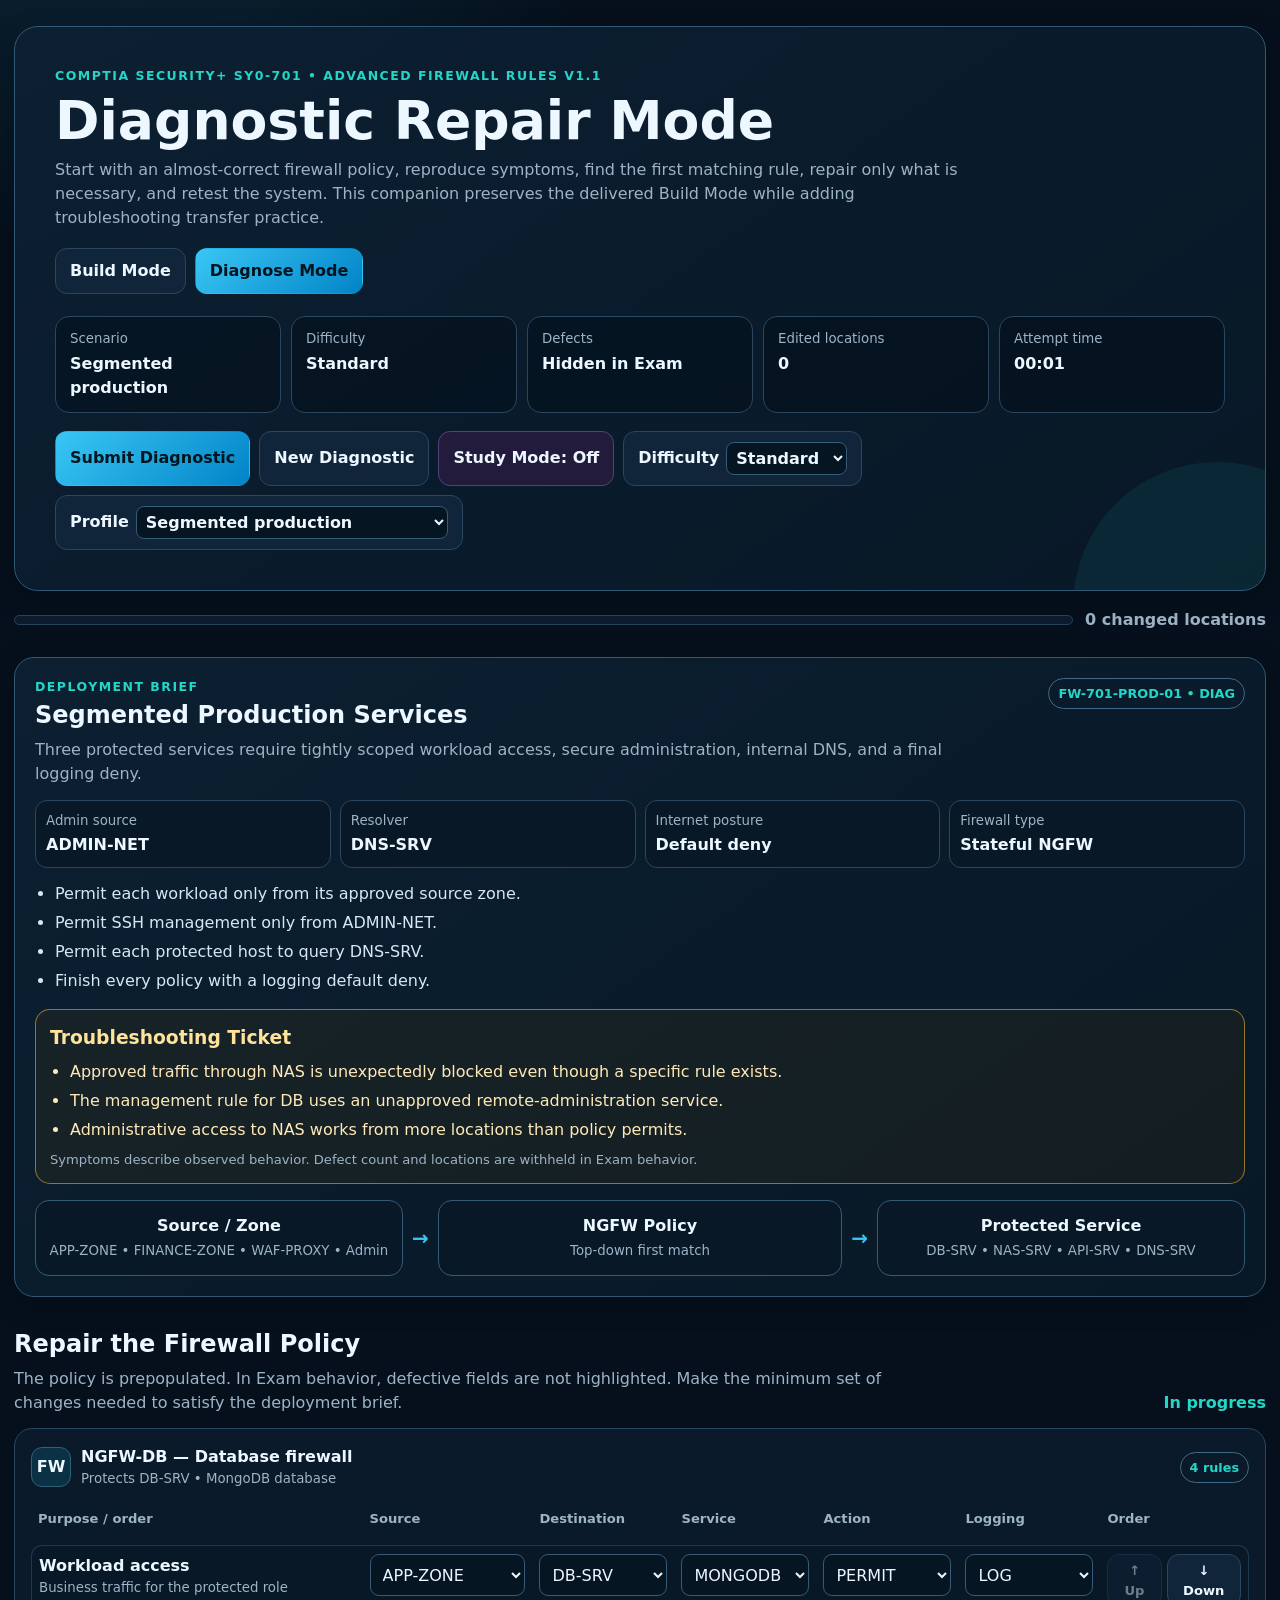
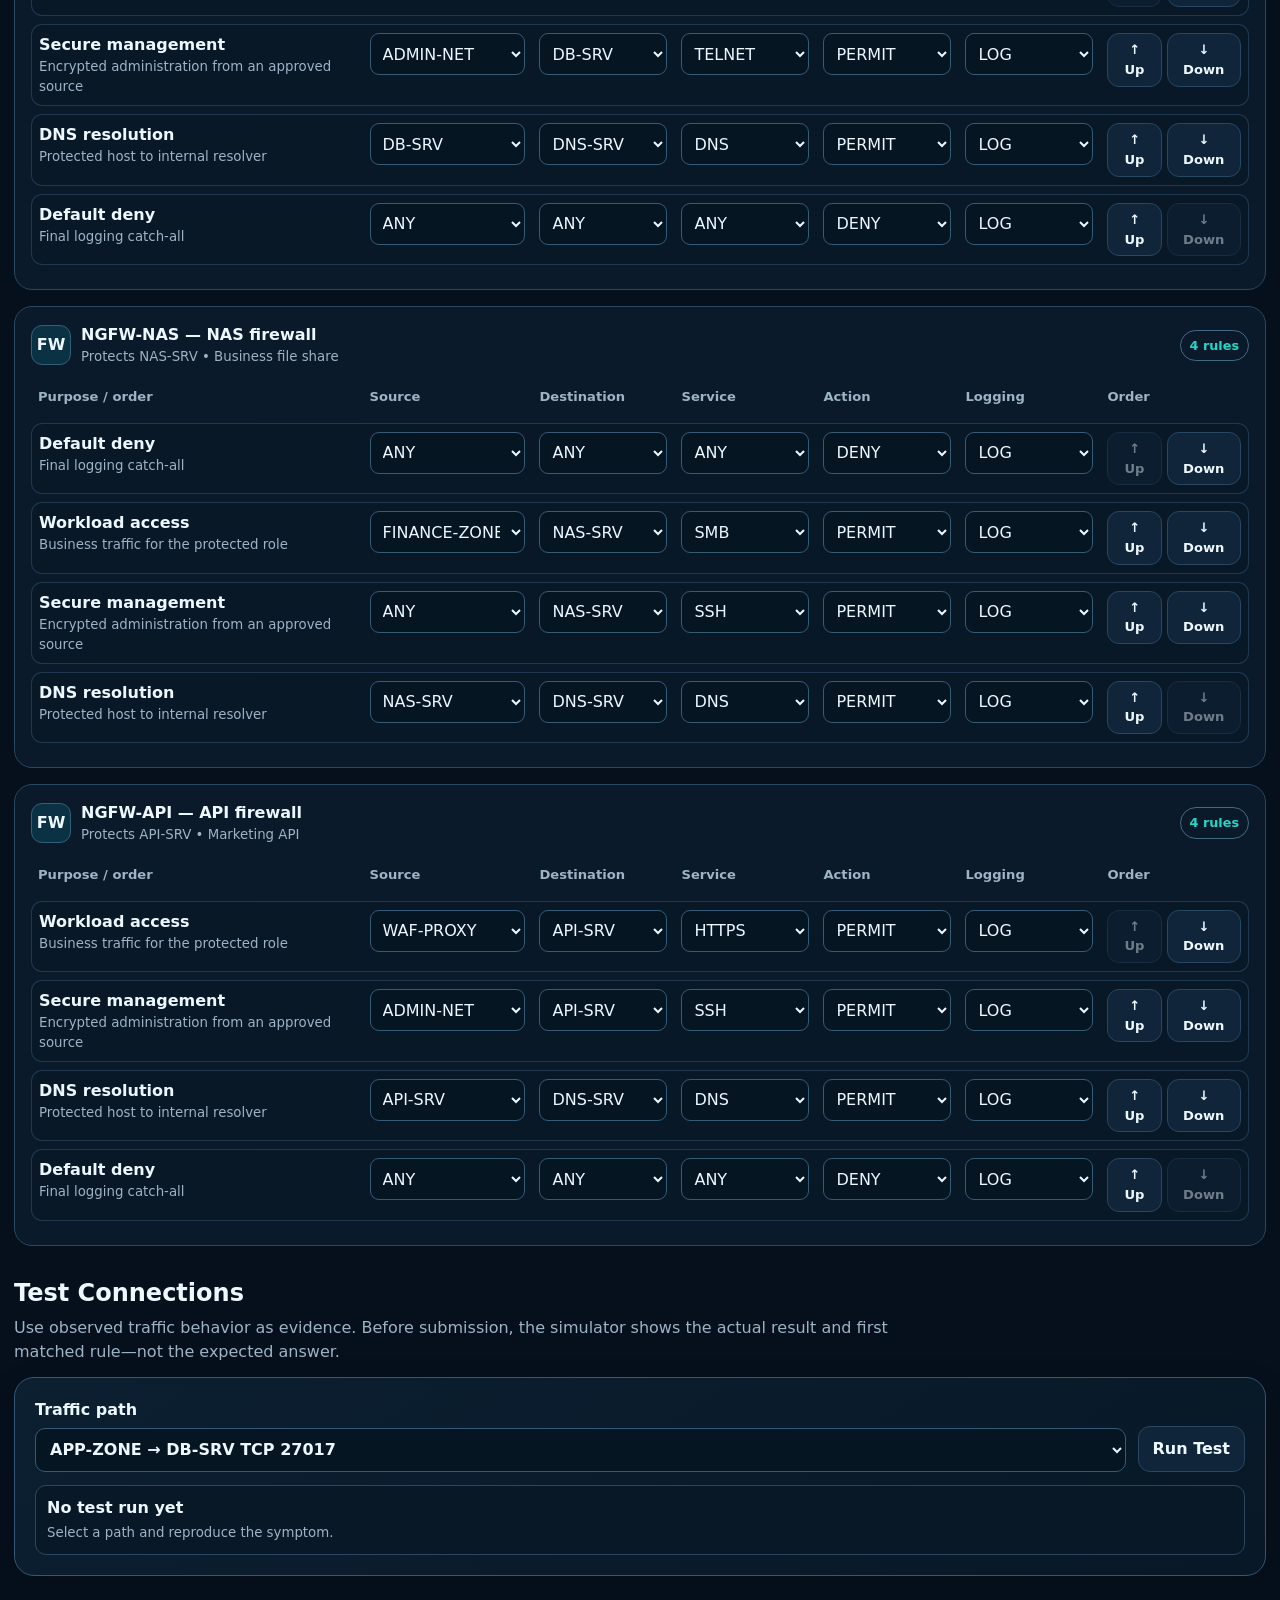
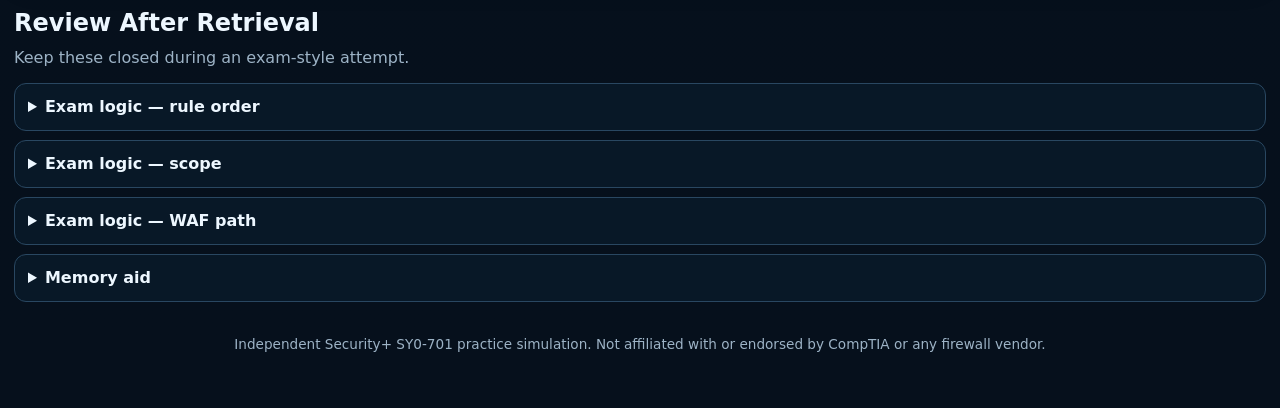
<file: security-plus/advanced-firewall-rules-pbq/diagnostic.html>
<!DOCTYPE html>
<html lang="en">
<head>
<meta charset="utf-8">
<meta name="viewport" content="width=device-width,initial-scale=1">
<meta name="description" content="CompTIA Security+ SY0-701 firewall diagnostic repair PBQ practice: troubleshoot rule order, least privilege, services, DNS, WAF paths, logging, and critical exposure.">
<title>Security+ SY0-701 Firewall Diagnostic Repair PBQ</title>
<style>
:root{color-scheme:dark;--bg:#06101c;--panel:#0c1b2b;--panel2:#10263c;--line:#294761;--text:#edf7ff;--muted:#9db3c6;--accent:#39c6f4;--accent2:#24d6c7;--ok:#34d399;--bad:#fb7185;--warn:#fbbf24;--violet:#a78bfa;--shadow:0 14px 40px rgba(0,0,0,.28);--radius:18px}
*{box-sizing:border-box}html{scroll-behavior:smooth}body{margin:0;min-height:100vh;background:radial-gradient(circle at 10% -8%,rgba(57,198,244,.17),transparent 34rem),linear-gradient(180deg,#05101c,var(--bg));color:var(--text);font-family:Inter,ui-sans-serif,system-ui,-apple-system,BlinkMacSystemFont,"Segoe UI",sans-serif;line-height:1.5}
a{color:var(--accent)}button,select,input{font:inherit}button{cursor:pointer}.shell{width:min(1320px,calc(100% - 28px));margin:0 auto;padding:26px 0 54px}
.hero,.dossier,.card,.results{border:1px solid #315875;border-radius:20px;background:linear-gradient(145deg,rgba(12,32,50,.96),rgba(8,24,39,.96));padding:20px;box-shadow:0 8px 28px rgba(0,0,0,.2)}
.hero{border-radius:24px;padding:clamp(22px,4vw,40px);position:relative;overflow:hidden}.hero:after{content:"";position:absolute;width:18rem;height:18rem;border-radius:50%;right:-6rem;bottom:-10rem;background:rgba(36,214,199,.08);pointer-events:none}
.eyebrow{color:var(--accent2);text-transform:uppercase;letter-spacing:.12em;font-size:.78rem;font-weight:800}h1{margin:7px 0 9px;font-size:clamp(2rem,5vw,3.35rem);line-height:1.05}h2,h3{margin:0}.hero p,.section-head p,.dossier p{color:var(--muted);margin:5px 0 0;max-width:930px}
.mode-switch,.toolbar{display:flex;gap:9px;flex-wrap:wrap;margin-top:18px}.mode-link,.btn{min-height:44px;border:1px solid var(--line);border-radius:12px;padding:10px 14px;background:#10243a;color:var(--text);font-weight:760;text-decoration:none;display:inline-flex;align-items:center;justify-content:center}.mode-link.active,.btn-primary{background:linear-gradient(135deg,var(--accent),#0284c7);border-color:transparent;color:#00151f}.btn-violet{background:#221b3c;border-color:#51437c}.btn:hover,.mode-link:hover{border-color:#4d7898}.btn:disabled{opacity:.45;cursor:not-allowed}
.meta{display:grid;grid-template-columns:repeat(5,minmax(0,1fr));gap:10px;margin-top:22px}.meta-card{border:1px solid var(--line);border-radius:14px;background:rgba(3,14,25,.52);padding:12px 14px}.meta-card small{display:block;color:var(--muted)}.meta-card strong{display:block;margin-top:3px}
.statusbar{margin:17px 0 25px;display:grid;grid-template-columns:1fr auto;gap:12px;align-items:center}.progress{height:10px;border-radius:999px;border:1px solid #24435d;background:#0c1c2e;overflow:hidden}.progress>div{height:100%;width:0;background:linear-gradient(90deg,var(--accent),var(--accent2));transition:width .2s}.counter{color:var(--muted);font-weight:750;white-space:nowrap}
.dossier-head,.section-head,.device-head{display:flex;justify-content:space-between;align-items:flex-start;gap:14px}.scenario-badge{border:1px solid #426985;border-radius:999px;padding:5px 9px;color:var(--accent2);font-size:.8rem;font-weight:800;white-space:nowrap}.facts{display:grid;grid-template-columns:repeat(4,minmax(0,1fr));gap:9px;margin-top:14px}.fact{border:1px solid var(--line);border-radius:12px;background:#091827;padding:10px}.fact small{color:var(--muted);display:block}.fact strong{display:block;margin-top:2px;overflow-wrap:anywhere}.requirements{margin:14px 0 0;padding-left:20px}.requirements li{margin:5px 0;color:#d6e8f6}
.ticket{margin-top:16px;border:1px solid rgba(251,191,36,.55);background:rgba(90,64,8,.16);border-radius:15px;padding:14px}.ticket h3{color:#ffe39a}.ticket ul{margin:8px 0 0;padding-left:20px}.ticket li{margin:5px 0;color:#ffe9b8}.ticket .exam-note{font-size:.82rem;color:var(--muted);margin-top:8px}
.topology{margin-top:16px;display:grid;grid-template-columns:1fr auto 1.1fr auto 1fr;gap:9px;align-items:center}.node{border:1px solid #365b77;background:#081827;border-radius:14px;padding:13px;text-align:center}.node strong{display:block}.node small{color:var(--muted)}.arrow{font-size:1.25rem;font-weight:900;color:var(--accent)}.node.active{border-color:var(--accent);box-shadow:0 0 0 2px rgba(57,198,244,.14)}.node.allow{border-color:var(--ok)}.node.block{border-color:var(--bad)}
.section{margin-top:29px}.section-head{align-items:end;margin-bottom:13px}.section-score{color:var(--accent2);font-weight:850;white-space:nowrap}.firewalls{display:grid;gap:16px}.firewall-card{border:1px solid var(--line);border-radius:var(--radius);background:rgba(12,27,43,.94);padding:16px}.device-head{align-items:center;margin-bottom:12px}.device-title{display:flex;gap:10px;align-items:center}.device-icon{width:40px;height:40px;border-radius:11px;display:grid;place-items:center;background:#0b3144;border:1px solid #2f6178;font-weight:900}.device-title small{display:block;color:var(--muted)}
.rule-scroll{overflow-x:auto}.rule-table{width:100%;border-collapse:separate;border-spacing:0 8px;min-width:1000px}.rule-table th{text-align:left;padding:0 7px;color:var(--muted);font-size:.82rem}.rule-table td{padding:8px 7px;background:#091827;border-top:1px solid rgba(41,71,97,.7);border-bottom:1px solid rgba(41,71,97,.7);vertical-align:top}.rule-table td:first-child{border-left:1px solid rgba(41,71,97,.7);border-radius:11px 0 0 11px}.rule-table td:last-child{border-right:1px solid rgba(41,71,97,.7);border-radius:0 11px 11px 0}.purpose{min-width:165px}.purpose strong{display:block}.purpose small{display:block;color:var(--muted)}.rule-table select{width:100%;min-width:128px;min-height:42px;border:1px solid #365b77;border-radius:9px;background:#061522;color:var(--text);padding:8px}.move-controls{display:flex;gap:5px}.btn-small{min-height:34px;padding:6px 9px;font-size:.82rem}.edited{outline:2px solid rgba(251,191,36,.38);outline-offset:1px}.post-correct{border-color:var(--ok)!important}.post-bad{border-color:var(--bad)!important}
.study{display:none;margin-top:14px;border:1px solid #285b75;background:rgba(8,51,68,.35);border-radius:14px;padding:14px;color:#cbeffd}.study.show{display:block}.study-grid{display:grid;grid-template-columns:repeat(3,minmax(0,1fr));gap:9px;margin-top:10px}.study-item{background:#081827;border-left:3px solid var(--accent);border-radius:9px;padding:10px}.study-item strong{display:block}.study-item span{font-size:.84rem;color:var(--muted)}
.test-panel{display:grid;grid-template-columns:1fr auto;gap:12px;align-items:end}.test-panel label{display:grid;gap:6px;font-weight:750}.test-panel select{min-height:44px;border:1px solid #365b77;border-radius:10px;background:#061522;color:var(--text);padding:9px 10px}.test-results{display:grid;gap:8px;margin-top:13px}.test-result{border:1px solid var(--line);border-radius:11px;background:#091827;padding:10px 11px}.test-result strong{display:block}.test-result small{color:var(--muted)}.test-result.good{border-color:rgba(52,211,153,.65)}.test-result.bad{border-color:rgba(251,113,133,.72)}
.results{display:none;margin-top:26px}.results.show{display:block}.result-grid{display:grid;grid-template-columns:repeat(5,minmax(0,1fr));gap:9px;margin:14px 0}.score-card{border:1px solid var(--line);border-radius:13px;background:#081827;padding:11px}.score-card small{display:block;color:var(--muted)}.score-card strong{font-size:1.35rem}.score-good{color:var(--ok)}.score-mid{color:var(--warn)}.score-low{color:var(--bad)}.critical{border:1px solid var(--bad);background:rgba(127,29,29,.25);border-radius:12px;padding:11px;color:#ffdbe1;margin:12px 0}.repair-list{display:grid;gap:8px;margin-top:12px}.repair{border:1px solid var(--line);border-radius:11px;background:#091827;padding:10px}.repair strong{display:block}.repair small{display:block;color:var(--muted);margin-top:3px}.repair.good{border-color:rgba(52,211,153,.6)}.repair.bad{border-color:rgba(251,113,133,.7)}.repair.noisy{border-color:rgba(251,191,36,.65)}details{border:1px solid var(--line);border-radius:12px;background:#081827;padding:11px 13px;margin-top:9px}summary{cursor:pointer;font-weight:800}.change-table{width:100%;border-collapse:collapse;margin-top:10px}.change-table th,.change-table td{text-align:left;padding:8px;border-bottom:1px solid var(--line);font-size:.84rem}.change-table th{color:var(--accent2)}
.footer{text-align:center;color:var(--muted);font-size:.85rem;padding-top:32px}
button:focus-visible,select:focus,a:focus-visible{outline:3px solid rgba(57,198,244,.32);outline-offset:2px}
@media(max-width:1020px){.meta{grid-template-columns:repeat(3,1fr)}.facts,.study-grid{grid-template-columns:repeat(2,1fr)}.topology{grid-template-columns:1fr}.arrow{transform:rotate(90deg);text-align:center}.result-grid{grid-template-columns:repeat(2,1fr)}}
@media(max-width:700px){.shell{width:min(100% - 16px,1320px);padding-top:9px}.hero,.dossier,.card,.results{padding:15px}.meta,.facts,.study-grid{grid-template-columns:1fr 1fr}.dossier-head,.section-head{align-items:flex-start;flex-direction:column}.test-panel{grid-template-columns:1fr}.result-grid{grid-template-columns:1fr 1fr}}
@media(max-width:450px){.meta,.facts,.study-grid,.result-grid{grid-template-columns:1fr}}
@media(prefers-reduced-motion:reduce){html{scroll-behavior:auto}.progress>div{transition:none}}
</style>
</head>
<body>
<main class="shell">
<section class="hero">
  <div class="eyebrow">CompTIA Security+ SY0-701 • Advanced Firewall Rules v1.1</div>
  <h1>Diagnostic Repair Mode</h1>
  <p>Start with an almost-correct firewall policy, reproduce symptoms, find the first matching rule, repair only what is necessary, and retest the system. This companion preserves the delivered Build Mode while adding troubleshooting transfer practice.</p>
  <div class="mode-switch" aria-label="Firewall practice mode">
    <a class="mode-link" href="./index.html">Build Mode</a>
    <a class="mode-link active" href="./diagnostic.html" aria-current="page">Diagnose Mode</a>
  </div>
  <div class="meta">
    <div class="meta-card"><small>Scenario</small><strong id="profileLabel">—</strong></div>
    <div class="meta-card"><small>Difficulty</small><strong id="difficultyLabel">Standard</strong></div>
    <div class="meta-card"><small>Defects</small><strong id="defectMeta">Hidden in Exam</strong></div>
    <div class="meta-card"><small>Edited locations</small><strong id="editCount">0</strong></div>
    <div class="meta-card"><small>Attempt time</small><strong id="timer">00:00</strong></div>
  </div>
  <div class="toolbar">
    <button class="btn btn-primary" id="submitBtn" type="button">Submit Diagnostic</button>
    <button class="btn" id="newBtn" type="button">New Diagnostic</button>
    <button class="btn btn-violet" id="studyBtn" type="button" aria-pressed="false">Study Mode: Off</button>
    <label class="btn" style="gap:7px">Difficulty
      <select id="difficultySelect" aria-label="Diagnostic difficulty" style="background:#061522;color:var(--text);border:1px solid #365b77;border-radius:8px;padding:5px">
        <option value="standard">Standard</option>
        <option value="advanced">Advanced</option>
      </select>
    </label>
    <label class="btn" style="gap:7px">Profile
      <select id="profileSelect" aria-label="Firewall profile" style="background:#061522;color:var(--text);border:1px solid #365b77;border-radius:8px;padding:5px"></select>
    </label>
  </div>
</section>

<div class="statusbar"><div class="progress"><div id="progressFill"></div></div><div class="counter"><span id="changedCounter">0</span> changed locations</div></div>

<section class="dossier" aria-labelledby="scenarioTitle">
  <div class="dossier-head"><div><div class="eyebrow">Deployment Brief</div><h2 id="scenarioTitle">Scenario</h2><p id="scenarioSummary"></p></div><div class="scenario-badge" id="scenarioId">FW-DIAG</div></div>
  <div class="facts" id="facts"></div>
  <ul class="requirements" id="requirements"></ul>
  <div class="ticket"><h3>Troubleshooting Ticket</h3><ul id="ticketSymptoms"></ul><div class="exam-note" id="ticketNote">Symptoms describe observed behavior. They do not identify the defective rule.</div></div>
  <div class="topology" id="topology" aria-label="Simplified firewall diagnostic flow">
    <div class="node" id="nodeSource"><strong>Source / Zone</strong><small>APP-ZONE • FINANCE-ZONE • WAF-PROXY • Admin</small></div>
    <div class="arrow">→</div>
    <div class="node" id="nodeFirewall"><strong>NGFW Policy</strong><small>Top-down first match</small></div>
    <div class="arrow">→</div>
    <div class="node" id="nodeTarget"><strong>Protected Service</strong><small>DB-SRV • NAS-SRV • API-SRV • DNS-SRV</small></div>
  </div>
  <div class="study" id="studyPanel">
    <strong>Diagnostic mental flow: REQ → FLOW → MATCH → ORDER → FIX → TEST</strong>
    <div class="study-grid">
      <div class="study-item"><strong>REQ</strong><span>Read what should be allowed or blocked.</span></div>
      <div class="study-item"><strong>FLOW</strong><span>Reproduce the failed or suspicious connection.</span></div>
      <div class="study-item"><strong>MATCH</strong><span>Find the first rule whose source, destination, and service match.</span></div>
      <div class="study-item"><strong>ORDER</strong><span>If a rule looks correct but traffic still fails, inspect the rule above it.</span></div>
      <div class="study-item"><strong>FIX</strong><span>Change scope, service, action, logging, or order only where needed.</span></div>
      <div class="study-item"><strong>TEST</strong><span>Rerun traffic. Working traffic can still be insecure if scope is too broad.</span></div>
    </div>
  </div>
</section>

<section class="section">
  <div class="section-head"><div><h2>Repair the Firewall Policy</h2><p>The policy is prepopulated. In Exam behavior, defective fields are not highlighted. Make the minimum set of changes needed to satisfy the deployment brief.</p></div><div class="section-score" id="policyState">In progress</div></div>
  <div class="firewalls" id="firewalls"></div>
</section>

<section class="section">
  <div class="section-head"><div><h2>Test Connections</h2><p>Use observed traffic behavior as evidence. Before submission, the simulator shows the actual result and first matched rule—not the expected answer.</p></div></div>
  <div class="card">
    <div class="test-panel">
      <label>Traffic path<select id="testSelect"></select></label>
      <button class="btn" id="testBtn" type="button">Run Test</button>
    </div>
    <div class="test-results" id="testResults"><div class="test-result"><strong>No test run yet</strong><small>Select a path and reproduce the symptom.</small></div></div>
  </div>
</section>

<section class="results" id="results" aria-live="polite">
  <div class="eyebrow">Diagnostic Results</div><h2 id="headline">Attempt scored</h2>
  <div class="result-grid">
    <div class="score-card"><small>Final policy accuracy</small><strong id="policyScore">0%</strong></div>
    <div class="score-card"><small>Defects repaired</small><strong id="repairScore">0/0</strong></div>
    <div class="score-card"><small>Relationships</small><strong id="relationScore">0/10</strong></div>
    <div class="score-card"><small>Unnecessary changes</small><strong id="noiseScore">0</strong></div>
    <div class="score-card"><small>Critical risk</small><strong id="riskScore">—</strong></div>
  </div>
  <div id="criticalBox"></div>
  <p id="resultMessage"></p>
  <div class="repair-list" id="repairList"></div>
  <details><summary>Change log — starting value → final value → required value</summary><div id="changeLog"></div></details>
  <details><summary>Relationship review</summary><div class="repair-list" id="relationshipList"></div></details>
</section>

<section class="section">
  <div class="section-head"><div><h2>Review After Retrieval</h2><p>Keep these closed during an exam-style attempt.</p></div></div>
  <details><summary>Exam logic — rule order</summary><p><strong>If a rule looks correct but traffic still fails, inspect the rule above it.</strong> A top-down firewall can match an earlier broad deny/permit before reaching the intended rule.</p></details>
  <details><summary>Exam logic — scope</summary><p><strong>If traffic works but exposure is too broad, the problem is scope—not availability.</strong> Narrow source/destination objects rather than adding another permit.</p></details>
  <details><summary>Exam logic — WAF path</summary><p>HTTPS does not make direct backend access acceptable. If architecture requires Internet → WAF-PROXY → API-SRV, an Internet → API-SRV permit bypasses the enforcement layer.</p></details>
  <details><summary>Memory aid</summary><p><strong>REQ → FLOW → MATCH → ORDER → FIX → TEST.</strong> Build Mode asks you to create policy; Diagnostic Mode asks you to explain why an almost-correct policy behaves incorrectly.</p></details>
</section>
<div class="footer">Independent Security+ SY0-701 practice simulation. Not affiliated with or endorsed by CompTIA or any firewall vendor.</div>
</main>

<script id="model">
(function(){
'use strict';
const DEVICES=[
 {id:'db',firewall:'NGFW-DB',name:'Database firewall',server:'DB-SRV',role:'MongoDB database',service:'MONGODB',port:'TCP 27017'},
 {id:'nas',firewall:'NGFW-NAS',name:'NAS firewall',server:'NAS-SRV',role:'Business file share',service:'SMB',port:'TCP 445'},
 {id:'api',firewall:'NGFW-API',name:'API firewall',server:'API-SRV',role:'Marketing API',service:'HTTPS',port:'TCP 443'}
];
const OPTIONS={
 source:['','ANY','INTERNET','APP-ZONE','FINANCE-ZONE','WAF-PROXY','ADMIN-NET','VENDOR-VPN','IR-ADMIN','DB-SRV','NAS-SRV','API-SRV'],
 destination:['','ANY','DB-SRV','NAS-SRV','API-SRV','DNS-SRV','INTERNET'],
 service:['','ANY','MONGODB','SMB','HTTPS','HTTP','SSH','TELNET','DNS'],
 action:['','PERMIT','DENY'],
 logging:['','LOG','NO LOG']
};
const PURPOSE={workload:['Workload access','Business traffic for the protected role'],management:['Secure management','Encrypted administration from an approved source'],dns:['DNS resolution','Protected host to internal resolver'],audit:['HTTP audit deny','Explicitly log prohibited cleartext HTTP'],default:['Default deny','Final logging catch-all']};
const rule=(key,source,destination,service,action='PERMIT',logging='LOG')=>({key,source,destination,service,action,logging});
const baseRules=(device,source,mgmt='ADMIN-NET',apiAudit=false,workAction='PERMIT')=>{
 const rows=[
  rule('workload',source,device.server,device.service,workAction,'LOG'),
  rule('management',mgmt,device.server,'SSH','PERMIT','LOG'),
  rule('dns',device.server,'DNS-SRV','DNS','PERMIT','LOG')
 ];
 if(device.id==='api'&&apiAudit)rows.push(rule('audit','INTERNET',device.server,'HTTP','DENY','LOG'));
 rows.push(rule('default','ANY','ANY','ANY','DENY','LOG'));
 return rows;
};
const makeAnswers=(sources,mgmt='ADMIN-NET',apiAudit=false,workAction='PERMIT')=>Object.fromEntries(DEVICES.map(d=>[d.id,baseRules(d,sources[d.id],mgmt,apiAudit,workAction)]));
const profile=(id,label,title,summary,facts,requirements,sources,mgmt='ADMIN-NET',apiAudit=false,workAction='PERMIT')=>{
 const answers=makeAnswers(sources,mgmt,apiAudit,workAction);
 return {id,label,title,summary,facts,requirements,sources,mgmt,apiAudit,workAction,answers};
};
const PROFILES=[
 profile('FW-701-PROD-01','Segmented production','Segmented Production Services','Three protected services require tightly scoped workload access, secure administration, internal DNS, and a final logging deny.',
  [['Admin source','ADMIN-NET'],['Resolver','DNS-SRV'],['Internet posture','Default deny'],['Firewall type','Stateful NGFW']],
  ['Permit each workload only from its approved source zone.','Permit SSH management only from ADMIN-NET.','Permit each protected host to query DNS-SRV.','Finish every policy with a logging default deny.'],
  {db:'APP-ZONE',nas:'FINANCE-ZONE',api:'WAF-PROXY'}),
 profile('FW-701-WAF-02','Public API behind WAF','Public API Behind a WAF','The public API is reachable only through the approved WAF/reverse-proxy path. Cleartext HTTP attempts require explicit logged denial.',
  [['Public entry','WAF-PROXY'],['API transport','HTTPS only'],['Cleartext HTTP','Explicit deny + log'],['Database / NAS','Never public']],
  ['Permit API HTTPS only from WAF-PROXY.','Do not expose the database or NAS to the Internet.','Retain controlled DNS for each protected host.','Keep the final logging deny last.'],
  {db:'APP-ZONE',nas:'FINANCE-ZONE',api:'WAF-PROXY'},'ADMIN-NET',true),
 profile('FW-701-MAINT-03','Approved remote maintenance','Vendor Maintenance Window','A contracted team may administer the protected servers only through the approved vendor VPN during a change window.',
  [['Maintenance source','VENDOR-VPN'],['Management service','SSH'],['Window','Approved change'],['Return traffic','Stateful']],
  ['Restrict SSH management to VENDOR-VPN.','Do not add reverse-direction return rules.','Preserve approved workload and DNS access.','Finish with a logging default deny.'],
  {db:'APP-ZONE',nas:'FINANCE-ZONE',api:'WAF-PROXY'},'VENDOR-VPN'),
 profile('FW-701-IR-04','Incident containment','Incident Response Containment','Active compromise indicators require workload isolation while responders retain SSH access and controlled DNS for investigation.',
  [['Responder source','IR-ADMIN'],['Workload state','Contain / deny'],['DNS','Internal resolver only'],['Evidence','Log decisions']],
  ['Deny normal workload flows during containment.','Permit SSH only from IR-ADMIN.','Keep DNS limited to DNS-SRV.','Log the final catch-all denial.'],
  {db:'APP-ZONE',nas:'FINANCE-ZONE',api:'WAF-PROXY'},'IR-ADMIN',false,'DENY')
];
function clonePolicy(p){return Object.fromEntries(Object.entries(p.answers).map(([d,rs])=>[d,rs.map(r=>({...r}))]));}
function getRule(policy,d,k){return (policy[d]||[]).find(r=>r.key===k);}
function locField(d,k,f){return `field:${d}:${k}:${f}`;}
function locOrder(d){return `order:${d}`;}
function serializeOrder(policy,d){return (policy[d]||[]).map(r=>r.key).join('|');}
function allLocations(policy){
 const out={};
 for(const [d,rows] of Object.entries(policy)){
  for(const r of rows)for(const f of ['source','destination','service','action','logging'])out[locField(d,r.key,f)]=r[f];
  out[locOrder(d)]=serializeOrder(policy,d);
 }
 return out;
}
function evaluatePacket(rules,p){
 for(const r of rules){
  const match=(r.source==='ANY'||r.source===p.source)&&(r.destination==='ANY'||r.destination===p.destination)&&(r.service==='ANY'||r.service===p.service);
  if(match)return {action:r.action,rule:r};
 }
 return {action:'DENY',rule:null};
}
function testsFor(profile){
 const out=[];
 for(const d of DEVICES){
  const workload=getRule(profile.answers,d.id,'workload'),mgmt=getRule(profile.answers,d.id,'management');
  out.push({id:`${d.id}-workload`,device:d.id,label:`${workload.source} → ${d.server} ${d.port}`,source:workload.source,destination:d.server,service:d.service,expect:workload.action});
  out.push({id:`${d.id}-mgmt`,device:d.id,label:`${mgmt.source} → ${d.server} SSH 22`,source:mgmt.source,destination:d.server,service:'SSH',expect:'PERMIT'});
  out.push({id:`${d.id}-untrusted`,device:d.id,label:`INTERNET → ${d.server} ${d.port}`,source:'INTERNET',destination:d.server,service:d.service,expect:workload.source==='INTERNET'&&workload.action==='PERMIT'?'PERMIT':'DENY'});
  out.push({id:`${d.id}-dns`,device:d.id,label:`${d.server} → DNS-SRV DNS 53`,source:d.server,destination:'DNS-SRV',service:'DNS',expect:'PERMIT'});
  out.push({id:`${d.id}-external-dns`,device:d.id,label:`${d.server} → INTERNET DNS 53`,source:d.server,destination:'INTERNET',service:'DNS',expect:'DENY'});
  out.push({id:`${d.id}-telnet`,device:d.id,label:`INTERNET → ${d.server} TELNET 23`,source:'INTERNET',destination:d.server,service:'TELNET',expect:'DENY'});
  const audit=getRule(profile.answers,d.id,'audit');
  if(audit)out.push({id:`${d.id}-http-audit`,device:d.id,label:`INTERNET → ${d.server} HTTP 80`,source:'INTERNET',destination:d.server,service:'HTTP',expect:'DENY',match:'audit'});
 }
 return out;
}
function relationships(profile,policy){
 const flat=Object.values(policy).flat(),get=(d,k)=>getRule(policy,d,k);
 const ordered=d=>serializeOrder(policy,d)===serializeOrder(profile.answers,d);
 const exact=(d,k)=>{const a=get(d,k),b=getRule(profile.answers,d,k);return a&&b&&['source','destination','service','action','logging'].every(f=>a[f]===b[f]);};
 const tests=testsFor(profile),allTests=tests.every(t=>evaluatePacket(policy[t.device]||[],t).action===t.expect);
 const checks=[
  ['workload_service','Workload service matches the protected role',DEVICES.every(d=>{const r=get(d.id,'workload');return r&&r.destination===d.server&&r.service===d.service;}),'Map MongoDB→27017, SMB→445, and API→HTTPS 443 to the correct destination.'],
  ['management_scope','Management source is restricted',DEVICES.every(d=>{const r=get(d.id,'management');return r&&r.source===profile.mgmt&&r.destination===d.server&&r.service==='SSH'&&r.action==='PERMIT';}),'Use only the scenario-approved management source and SSH.'],
  ['no_insecure_management','No insecure or broad management permit',!flat.some(r=>r.key==='management'&&r.action==='PERMIT'&&(['TELNET','HTTP'].includes(r.service)||['ANY','INTERNET'].includes(r.source))),'Do not permit Telnet, HTTP management, ANY, or Internet-wide administration.'],
  ['dns_scope','DNS is restricted to DNS-SRV',DEVICES.every(d=>{const r=get(d.id,'dns');return r&&r.source===d.server&&r.destination==='DNS-SRV'&&r.service==='DNS'&&r.action==='PERMIT';}),'Each protected host should resolve only through DNS-SRV.'],
  ['no_public_data','Database and NAS are not public',['db','nas'].every(d=>!(policy[d]||[]).some(r=>r.action==='PERMIT'&&['ANY','INTERNET'].includes(r.source))),'Database/NAS permits must use approved internal sources.'],
  ['api_path','API follows the approved workload path',exact('api','workload'),'The API workload tuple must match the scenario; WAF profiles require WAF-PROXY rather than direct Internet access.'],
  ['specific_scope','Permits use specific objects',!flat.some(r=>r.action==='PERMIT'&&(r.source==='ANY'||r.destination==='ANY')),'Replace ANY on permitted rules with named objects.'],
  ['ordered_paths','Required traffic survives top-down order',allTests&&DEVICES.every(d=>ordered(d.id)),'A correct rule below an earlier matching catch-all may never execute. Restore canonical order and rerun traffic.'],
  ['final_deny','Every firewall ends with logging default deny',DEVICES.every(d=>{const r=(policy[d.id]||[]).at(-1);return r&&r.key==='default'&&r.source==='ANY'&&r.destination==='ANY'&&r.service==='ANY'&&r.action==='DENY'&&r.logging==='LOG';}),'Finish each firewall with ANY→ANY→ANY→DENY→LOG.'],
  ['audit_stateful','HTTP audit appears only where required',DEVICES.every(d=>Boolean(get(d.id,'audit'))===Boolean(getRule(profile.answers,d.id,'audit'))),'Keep the explicit HTTP audit deny only in the WAF profile; stateful return traffic needs no duplicate reverse permit.']
 ];
 return checks.map(([id,label,ok,detail])=>({id,label,ok:Boolean(ok),detail}));
}
function criticalRisks(policy){
 const risks=[];
 for(const d of ['db','nas'])if((policy[d]||[]).some(r=>r.action==='PERMIT'&&['ANY','INTERNET'].includes(r.source)))risks.push(`Public access permit reaches ${d.toUpperCase()}.`);
 if(Object.values(policy).flat().some(r=>r.key==='management'&&r.action==='PERMIT'&&['ANY','INTERNET'].includes(r.source)))risks.push('Management is exposed to an untrusted source.');
 if(Object.values(policy).some(rows=>rows.some(r=>r.source==='ANY'&&r.destination==='ANY'&&r.service==='ANY'&&r.action==='PERMIT')))risks.push('An allow-all rule permits traffic outside the approved policy.');
 const apiWork=getRule(policy,'api','workload');if(apiWork&&apiWork.source==='INTERNET'&&apiWork.action==='PERMIT')risks.push('The API backend is directly exposed instead of using the approved proxy path.');
 if(Object.values(policy).flat().some(r=>r.service==='DNS'&&r.action==='PERMIT'&&(r.source==='ANY'||r.destination==='ANY'||r.destination==='INTERNET')))risks.push('DNS is permitted to an arbitrary or external destination.');
 return [...new Set(risks)];
}
function hashSeed(v){let h=2166136261;for(const ch of String(v)){h^=ch.charCodeAt(0);h=Math.imul(h,16777619);}return h>>>0;}
function rngFor(seed){let a=hashSeed(seed);return function(){a|=0;a=a+0x6D2B79F5|0;let t=Math.imul(a^a>>>15,1|a);t=t+Math.imul(t^t>>>7,61|t)^t;return ((t^t>>>14)>>>0)/4294967296;};}
function shuffle(a,rng){const out=a.slice();for(let i=out.length-1;i>0;i--){const j=Math.floor(rng()*(i+1));[out[i],out[j]]=[out[j],out[i]];}return out;}
const MUTATIONS=[
 {id:'shadow-default',label:'Rule shadowing / early default deny',severity:'order',profiles:'all',locations:p=>[locOrder(['db','nas','api'][hashSeed(p.id)%3])],
  apply:(p,policy,ctx)=>{const ds=['db','nas','api'],d=ds[Math.floor(ctx.rng()*ds.length)],rows=policy[d],i=rows.findIndex(r=>r.key==='default');rows.unshift(rows.splice(i,1)[0]);return {device:d,symptom:`Approved traffic through ${d.toUpperCase()} is unexpectedly blocked even though a specific rule exists.`};}},
 {id:'broad-management',label:'Overbroad management source',severity:'critical',profiles:'all',
  apply:(p,policy,ctx)=>{const d=ctx.pickDevice();getRule(policy,d,'management').source='ANY';return {device:d,symptom:`Administrative access to ${d.toUpperCase()} works from more locations than policy permits.`};}},
 {id:'telnet-management',label:'Insecure management protocol',severity:'high',profiles:'all',
  apply:(p,policy,ctx)=>{const d=ctx.pickDevice();getRule(policy,d,'management').service='TELNET';return {device:d,symptom:`The management rule for ${d.toUpperCase()} uses an unapproved remote-administration service.`};}},
 {id:'wrong-workload-service',label:'Wrong workload service',severity:'high',profiles:'all',
  apply:(p,policy,ctx)=>{const d=ctx.pickDevice(),r=getRule(policy,d,'workload');r.service=d==='db'?'SMB':d==='nas'?'HTTPS':'SMB';return {device:d,symptom:`The approved application path to ${d.toUpperCase()} does not behave as the service owner expects.`};}},
 {id:'external-dns',label:'External / arbitrary DNS',severity:'high',profiles:'all',
  apply:(p,policy,ctx)=>{const d=ctx.pickDevice();getRule(policy,d,'dns').destination='INTERNET';return {device:d,symptom:`${d.toUpperCase()} is resolving names through an external path rather than the approved resolver.`};}},
 {id:'waf-bypass',label:'WAF / backend bypass',severity:'critical',profiles:['FW-701-WAF-02'],
  apply:(p,policy,ctx)=>{getRule(policy,'api','workload').source='INTERNET';return {device:'api',symptom:'The API backend is directly reachable from an untrusted source instead of only through the approved proxy path.'};}},
 {id:'wrong-action',label:'Wrong allow / deny action',severity:'high',profiles:'all',
  apply:(p,policy,ctx)=>{const d=ctx.pickDevice(),r=getRule(policy,d,'workload');r.action=r.action==='PERMIT'?'DENY':'PERMIT';return {device:d,symptom:`The ${d.toUpperCase()} workload is producing the opposite access result from the deployment requirement.`};}},
 {id:'logging-failure',label:'Logging failure',severity:'medium',profiles:'all',
  apply:(p,policy,ctx)=>{const d=ctx.pickDevice(),k=ctx.rng()<.5?'management':'default';getRule(policy,d,k).logging='NO LOG';return {device:d,symptom:`A security-relevant ${k} decision on ${d.toUpperCase()} is not producing the required audit trail.`};}},
 {id:'public-data',label:'Public database / NAS exposure',severity:'critical',profiles:['FW-701-PROD-01','FW-701-WAF-02','FW-701-MAINT-03'],
  apply:(p,policy,ctx)=>{const d=ctx.rng()<.5?'db':'nas';getRule(policy,d,'workload').source='INTERNET';return {device:d,symptom:`A protected ${d.toUpperCase()} service appears reachable from the Internet.`};}},
 {id:'allow-all-default',label:'Allow-all / critical exposure',severity:'critical',profiles:'all',
  apply:(p,policy,ctx)=>{const d=ctx.pickDevice();getRule(policy,d,'default').action='PERMIT';return {device:d,symptom:`Unapproved traffic through ${d.toUpperCase()} is being allowed by the catch-all policy.`};}}
];
function mutationAllowed(m,p){return m.profiles==='all'||m.profiles.includes(p.id);}
function diffLocations(canonical,mutated){
 const a=allLocations(canonical),b=allLocations(mutated),out=[];
 for(const k of Object.keys(a))if(a[k]!==b[k])out.push(k);
 return out;
}
function createAttempt(profile,difficulty='standard',seed='FW-DIAG-1'){
 const canonical=clonePolicy(profile),policy=clonePolicy(profile),rng=rngFor(`${profile.id}|${difficulty}|${seed}`);
 const count=difficulty==='advanced'?(rng()<.5?3:4):(rng()<.5?2:3);
 const pool=shuffle(MUTATIONS.filter(m=>mutationAllowed(m,profile)),rng);
 const applied=[],defective=new Set(),usedDevices=new Set();
 const ctx={rng,pickDevice(){const candidates=shuffle(['db','nas','api'],rng);const preferred=candidates.find(d=>!usedDevices.has(d))||candidates[0];usedDevices.add(preferred);return preferred;}};
 for(const m of pool){
  if(applied.length>=count)break;
  if(m.severity==='critical'&&applied.some(a=>a.severity==='critical'))continue;
  const before=cloneRaw(policy);
  const info=m.apply(profile,policy,ctx);
  const changes=diffLocations(before,policy);
  if(!changes.length)continue;
  if(changes.some(x=>defective.has(x))) { overwritePolicy(policy,before); continue; }
  changes.forEach(x=>defective.add(x));
  applied.push({id:m.id,label:m.label,severity:m.severity,changes,info});
 }
 if(difficulty==='advanced'&&!applied.some(x=>x.id==='shadow-default')){
  const shadow=MUTATIONS.find(x=>x.id==='shadow-default');
  const before=cloneRaw(policy),info=shadow.apply(profile,policy,ctx),changes=diffLocations(before,policy);
  if(changes.length&&!changes.some(x=>defective.has(x))){
   if(applied.length>=4){const removed=applied.pop();overwriteLocations(policy,canonical,removed.changes);removed.changes.forEach(x=>defective.delete(x));}
   changes.forEach(x=>defective.add(x));applied.push({id:shadow.id,label:shadow.label,severity:shadow.severity,changes,info});
  } else overwritePolicy(policy,before);
 }
 const critical=applied.filter(x=>x.severity==='critical');
 if(critical.length>1){
  for(let i=1;i<critical.length;i++){const rem=critical[i];overwriteLocations(policy,canonical,rem.changes);rem.changes.forEach(x=>defective.delete(x));const ix=applied.findIndex(x=>x===rem);if(ix>=0)applied.splice(ix,1);}
 }
 while(applied.length<2){
  const m=pool.find(x=>!applied.some(a=>a.id===x.id)&&!(x.severity==='critical'&&applied.some(a=>a.severity==='critical')));
  if(!m)break;const before=cloneRaw(policy),info=m.apply(profile,policy,ctx),changes=diffLocations(before,policy);
  if(changes.length&&!changes.some(x=>defective.has(x))){changes.forEach(x=>defective.add(x));applied.push({id:m.id,label:m.label,severity:m.severity,changes,info});}else overwritePolicy(policy,before);
 }
 return {profile,difficulty,seed,canonical,starting:cloneRaw(policy),policy:cloneRaw(policy),mutations:applied,defectiveLocations:[...defective],symptoms:applied.map(x=>x.info.symptom)};
}
function cloneRaw(policy){return Object.fromEntries(Object.entries(policy).map(([d,rows])=>[d,rows.map(r=>({...r}))]));}
function overwritePolicy(target,source){for(const d of Object.keys(target))target[d]=source[d].map(r=>({...r}));}
function parseLoc(loc){const [type,d,k,f]=loc.split(':');return {type,d,k,f};}
function overwriteLocations(policy,canonical,locations){
 for(const loc of locations){const p=parseLoc(loc);if(p.type==='field')getRule(policy,p.d,p.k)[p.f]=getRule(canonical,p.d,p.k)[p.f];else if(p.type==='order'){const order=canonical[p.d].map(r=>r.key);policy[p.d].sort((a,b)=>order.indexOf(a.key)-order.indexOf(b.key));}}
}
function locationValue(policy,loc){const p=parseLoc(loc);return p.type==='field'?getRule(policy,p.d,p.k)[p.f]:serializeOrder(policy,p.d);}
function scoreAttempt(attempt,policy,touched=new Set()){
 const can=allLocations(attempt.canonical),got=allLocations(policy);let correct=0,total=0;
 for(const k of Object.keys(can)){total++;if(can[k]===got[k])correct++;}
 const repaired=attempt.defectiveLocations.filter(k=>can[k]===got[k]);
 const unnecessary=[...touched].filter(k=>!attempt.defectiveLocations.includes(k));
 const rel=relationships(attempt.profile,policy),risks=criticalRisks(policy);
 return {correct,total,pct:Math.round(correct/total*100),repaired,totalDefects:attempt.defectiveLocations.length,unnecessary,relations:rel,relationPass:rel.filter(x=>x.ok).length,risks};
}
window.FW_DIAG_MODEL={DEVICES,OPTIONS,PURPOSE,PROFILES,MUTATIONS,clonePolicy,getRule,locField,locOrder,serializeOrder,allLocations,evaluatePacket,testsFor,relationships,criticalRisks,createAttempt,locationValue,scoreAttempt,mutationAllowed,diffLocations};
})();
</script>

<script>
(function(){
'use strict';
const M=window.FW_DIAG_MODEL,$=id=>document.getElementById(id);
let profileIndex=0,difficulty='standard',seed=Date.now().toString(36),attempt=null,current=null,study=false,submitted=false,started=Date.now(),touched=new Set(),changeEvents=[];
const esc=v=>String(v??'').replace(/[&<>"']/g,c=>({'&':'&amp;','<':'&lt;','>':'&gt;','"':'&quot;',"'":'&#39;'}[c]));
function opt(type,selected){return M.OPTIONS[type].map(v=>`<option value="${esc(v)}"${v===selected?' selected':''}>${esc(v||'Select…')}</option>`).join('');}
function labelFor(key){return M.PURPOSE[key]||[key,'Policy rule'];}
function renderProfileOptions(){$('profileSelect').innerHTML=M.PROFILES.map((p,i)=>`<option value="${i}"${i===profileIndex?' selected':''}>${esc(p.label)}</option>`).join('');}
function renderScenario(){
 const p=attempt.profile;$('profileLabel').textContent=p.label;$('difficultyLabel').textContent=difficulty==='advanced'?'Advanced':'Standard';$('defectMeta').textContent=study?`${attempt.mutations.length} seeded`:'Hidden in Exam';
 $('scenarioTitle').textContent=p.title;$('scenarioSummary').textContent=p.summary;$('scenarioId').textContent=`${p.id} • DIAG`;
 $('facts').innerHTML=p.facts.map(([k,v])=>`<div class="fact"><small>${esc(k)}</small><strong>${esc(v)}</strong></div>`).join('');
 $('requirements').innerHTML=p.requirements.map(x=>`<li>${esc(x)}</li>`).join('');
 $('ticketSymptoms').innerHTML=attempt.symptoms.map(s=>`<li>${esc(s)}</li>`).join('');
 $('ticketNote').textContent=study?`Study cue: ${attempt.mutations.length} controlled defects were seeded. Use REQ → FLOW → MATCH → ORDER → FIX → TEST; exact locations remain hidden.`:'Symptoms describe observed behavior. Defect count and locations are withheld in Exam behavior.';
 $('studyPanel').classList.toggle('show',study);$('studyBtn').textContent=`Study Mode: ${study?'On':'Off'}`;$('studyBtn').setAttribute('aria-pressed',String(study));
}
function renderFirewalls(){
 $('firewalls').innerHTML=M.DEVICES.map(d=>{
  const rows=current[d.id]||[];
  return `<article class="firewall-card"><div class="device-head"><div class="device-title"><div class="device-icon">FW</div><div><strong>${esc(d.firewall)} — ${esc(d.name)}</strong><small>Protects ${esc(d.server)} • ${esc(d.role)}${study?' • '+esc(d.port):''}</small></div></div><span class="scenario-badge">${rows.length} rules</span></div>
  <div class="rule-scroll"><table class="rule-table"><caption style="position:absolute;left:-9999px">Ordered policy for ${esc(d.firewall)}</caption><thead><tr><th>Purpose / order</th><th>Source</th><th>Destination</th><th>Service</th><th>Action</th><th>Logging</th><th>Order</th></tr></thead><tbody>
  ${rows.map((r,i)=>renderRule(d,r,i,rows.length)).join('')}</tbody></table></div></article>`;
 }).join('');
 document.querySelectorAll('[data-field]').forEach(el=>el.addEventListener('change',onField));
 document.querySelectorAll('[data-move]').forEach(el=>el.addEventListener('click',moveRule));
 updateEditMarkers();
}
function renderRule(d,r,i,total){
 const lab=labelFor(r.key);
 const cell=f=>`<td data-cell="${d.id}:${r.key}:${f}"><select data-field="${f}" data-device="${d.id}" data-key="${r.key}" aria-label="${esc(lab[0]+' '+f)}" ${submitted?'disabled':''}>${opt(f,r[f])}</select></td>`;
 return `<tr data-row="${d.id}:${r.key}"><td class="purpose"><strong>${esc(lab[0])}</strong><small>${esc(lab[1])}</small></td>${cell('source')}${cell('destination')}${cell('service')}${cell('action')}${cell('logging')}<td><div class="move-controls"><button class="btn btn-small" data-move="up" data-device="${d.id}" data-index="${i}" ${submitted||i===0?'disabled':''}>↑ Up</button><button class="btn btn-small" data-move="down" data-device="${d.id}" data-index="${i}" ${submitted||i===total-1?'disabled':''}>↓ Down</button></div></td></tr>`;
}
function onField(e){
 if(submitted)return;const d=e.target.dataset.device,k=e.target.dataset.key,f=e.target.dataset.field,loc=M.locField(d,k,f),r=M.getRule(current,d,k),before=r[f];r[f]=e.target.value;
 touched.add(loc);changeEvents.push({loc,before,after:r[f]});updateProgress();updateEditMarkers();
}
function moveRule(e){
 if(submitted)return;const d=e.currentTarget.dataset.device,i=Number(e.currentTarget.dataset.index),dir=e.currentTarget.dataset.move,j=dir==='up'?i-1:i+1;if(j<0||j>=current[d].length)return;
 const loc=M.locOrder(d),before=M.serializeOrder(current,d);[current[d][i],current[d][j]]=[current[d][j],current[d][i]];touched.add(loc);changeEvents.push({loc,before,after:M.serializeOrder(current,d)});renderFirewalls();updateProgress();
}
function updateEditMarkers(){
 document.querySelectorAll('[data-cell]').forEach(td=>{const [d,k,f]=td.dataset.cell.split(':');td.classList.toggle('edited',touched.has(M.locField(d,k,f)));});
 for(const d of M.DEVICES){const rowTouched=touched.has(M.locOrder(d.id));document.querySelectorAll(`[data-row^="${d.id}:"]`).forEach(tr=>tr.classList.toggle('edited',rowTouched));}
}
function renderTests(){
 const tests=M.testsFor(attempt.profile);$('testSelect').innerHTML=tests.map(t=>`<option value="${esc(t.id)}">${esc(t.label)}</option>`).join('');
}
function runTest(){
 const test=M.testsFor(attempt.profile).find(t=>t.id===$('testSelect').value);if(!test)return;const res=M.evaluatePacket(current[test.device]||[],test);
 const matched=res.rule?`${labelFor(res.rule.key)[0]} — ${res.rule.source} → ${res.rule.destination} → ${res.rule.service} → ${res.rule.action}`:'No explicit match; implicit DENY';
 $('testResults').innerHTML=`<div class="test-result ${res.action==='PERMIT'?'good':'bad'}"><strong>Observed result: ${esc(res.action==='PERMIT'?'ALLOWED':'BLOCKED')}</strong><small>${esc(test.label)}<br>First matched rule: ${esc(matched)}${submitted?`<br>Required outcome: ${esc(test.expect)}`:''}</small></div>`;
 highlightPath(res.action);
}
function highlightPath(action){['nodeSource','nodeFirewall','nodeTarget'].forEach(id=>{$(id).classList.remove('active','allow','block');$(id).classList.add(action==='PERMIT'?'allow':'block');});}
function updateProgress(){
 const count=touched.size;$('editCount').textContent=count;$('changedCounter').textContent=count;$('progressFill').style.width=`${Math.min(100,count*10)}%`;
}
function begin(){
 difficulty=$('difficultySelect').value||difficulty;profileIndex=Number($('profileSelect').value||0);seed=`${Date.now().toString(36)}-${Math.random().toString(36).slice(2,6)}`;
 attempt=M.createAttempt(M.PROFILES[profileIndex],difficulty,seed);current=M.clonePolicy({answers:attempt.starting});touched=new Set();changeEvents=[];submitted=false;started=Date.now();
 renderScenario();renderFirewalls();renderTests();$('results').classList.remove('show');$('policyState').textContent='In progress';$('testResults').innerHTML='<div class="test-result"><strong>No test run yet</strong><small>Select a path and reproduce the symptom.</small></div>';updateProgress();window.scrollTo({top:0,behavior:'smooth'});
}
function resetSame(){attempt=M.createAttempt(M.PROFILES[profileIndex],difficulty,seed);current=M.clonePolicy({answers:attempt.starting});touched=new Set();changeEvents=[];submitted=false;started=Date.now();renderScenario();renderFirewalls();renderTests();$('results').classList.remove('show');updateProgress();}
function formatLoc(loc){
 const p=loc.split(':');if(p[0]==='order')return `${p[1].toUpperCase()} rule order`;return `${p[1].toUpperCase()} • ${labelFor(p[2])[0]} • ${p[3]}`;
}
function submit(){
 if(submitted)return;submitted=true;const s=M.scoreAttempt(attempt,current,touched),clean=s.repaired.length===s.totalDefects&&s.relationPass===10&&!s.risks.length&&s.unnecessary.length===0;
 $('policyScore').textContent=`${s.pct}%`;$('repairScore').textContent=`${s.repaired.length}/${s.totalDefects}`;$('relationScore').textContent=`${s.relationPass}/10`;$('noiseScore').textContent=s.unnecessary.length;$('riskScore').textContent=s.risks.length?'PRESENT':'CLEAR';
 $('policyScore').className=s.pct>=95?'score-good':s.pct>=85?'score-mid':'score-low';$('repairScore').className=s.repaired.length===s.totalDefects?'score-good':'score-low';$('relationScore').className=s.relationPass===10?'score-good':'score-mid';$('noiseScore').className=s.unnecessary.length===0?'score-good':'score-mid';$('riskScore').className=s.risks.length?'score-low':'score-good';
 $('headline').textContent=clean?'Clean diagnostic repair':s.risks.length?'Critical exposure remains':s.repaired.length===s.totalDefects&&s.relationPass===10?'Secure but noisy repair':'Repair is incomplete';
 $('criticalBox').innerHTML=s.risks.length?`<div class="critical"><strong>Critical-risk gate:</strong> ${esc(s.risks.join(' '))}</div>`:'';
 $('resultMessage').textContent=clean?'All seeded defects were repaired, all system relationships pass, and you avoided changing settings that were already correct.':s.risks.length?'A high field score cannot override a remaining critical exposure. Repair the scope/order issue and retest.':s.repaired.length===s.totalDefects&&s.relationPass===10?`The policy is secure, but ${s.unnecessary.length} originally-correct location(s) were changed. Review repair discipline and prefer the minimum safe change.`:'Compare the observed traffic with the business requirement, then locate the first matching rule and repair the remaining mismatch.';
 $('repairList').innerHTML=attempt.mutations.map(m=>{const fixed=m.changes.every(loc=>M.locationValue(current,loc)===M.locationValue(attempt.canonical,loc));return `<div class="repair ${fixed?'good':'bad'}"><strong>${fixed?'✓':'✕'} ${esc(m.label)}</strong><small>${fixed?'Repaired to canonical secure state.':'Still differs from the required secure state.'} ${esc(m.info.symptom)}</small></div>`;}).join('')+(s.unnecessary.length?`<div class="repair noisy"><strong>△ Unnecessary edits detected</strong><small>${esc(s.unnecessary.map(formatLoc).join(' • '))}</small></div>`:'');
 $('relationshipList').innerHTML=s.relations.map(r=>`<div class="repair ${r.ok?'good':'bad'}"><strong>${r.ok?'✓':'✕'} ${esc(r.label)}</strong><small>${esc(r.detail)}</small></div>`).join('');
 renderChangeLog(s);markPostSubmit();document.querySelectorAll('.rule-table select,.rule-table button').forEach(el=>el.disabled=true);$('results').classList.add('show');$('policyState').textContent=s.risks.length?'Critical risk remains':s.relationPass===10?'System relationships pass':'Relationship gaps remain';renderTests();$('results').scrollIntoView({behavior:'smooth',block:'start'});
}
function renderChangeLog(score){
 const canonical=M.allLocations(attempt.canonical),starting=M.allLocations(attempt.starting),final=M.allLocations(current),keys=[...new Set([...attempt.defectiveLocations,...touched])];
 if(!keys.length){$('changeLog').innerHTML='<p>No locations changed.</p>';return;}
 $('changeLog').innerHTML=`<div style="overflow:auto"><table class="change-table"><thead><tr><th>Location</th><th>Starting</th><th>Final</th><th>Required</th><th>Classification</th></tr></thead><tbody>${keys.map(k=>{const needed=attempt.defectiveLocations.includes(k),ok=final[k]===canonical[k],cls=needed?'Required repair':'Originally correct';return `<tr><td>${esc(formatLoc(k))}</td><td>${esc(starting[k])}</td><td>${esc(final[k])}</td><td>${esc(canonical[k])}</td><td>${esc(cls+(ok?' • correct':' • unresolved'))}</td></tr>`;}).join('')}</tbody></table></div>`;
}
function markPostSubmit(){
 document.querySelectorAll('[data-cell]').forEach(td=>{const [d,k,f]=td.dataset.cell.split(':'),loc=M.locField(d,k,f),ok=M.locationValue(current,loc)===M.locationValue(attempt.canonical,loc);td.classList.add(ok?'post-correct':'post-bad');});
}
function tick(){const sec=Math.floor((Date.now()-started)/1000);$('timer').textContent=`${String(Math.floor(sec/60)).padStart(2,'0')}:${String(sec%60).padStart(2,'0')}`;}
renderProfileOptions();$('profileSelect').addEventListener('change',()=>{profileIndex=Number($('profileSelect').value);begin();});$('difficultySelect').addEventListener('change',()=>{difficulty=$('difficultySelect').value;begin();});$('newBtn').addEventListener('click',begin);$('studyBtn').addEventListener('click',()=>{study=!study;renderScenario();renderFirewalls();});$('submitBtn').addEventListener('click',submit);$('testBtn').addEventListener('click',runTest);
begin();setInterval(tick,1000);tick();
})();
</script>
</body>
</html>
</file>
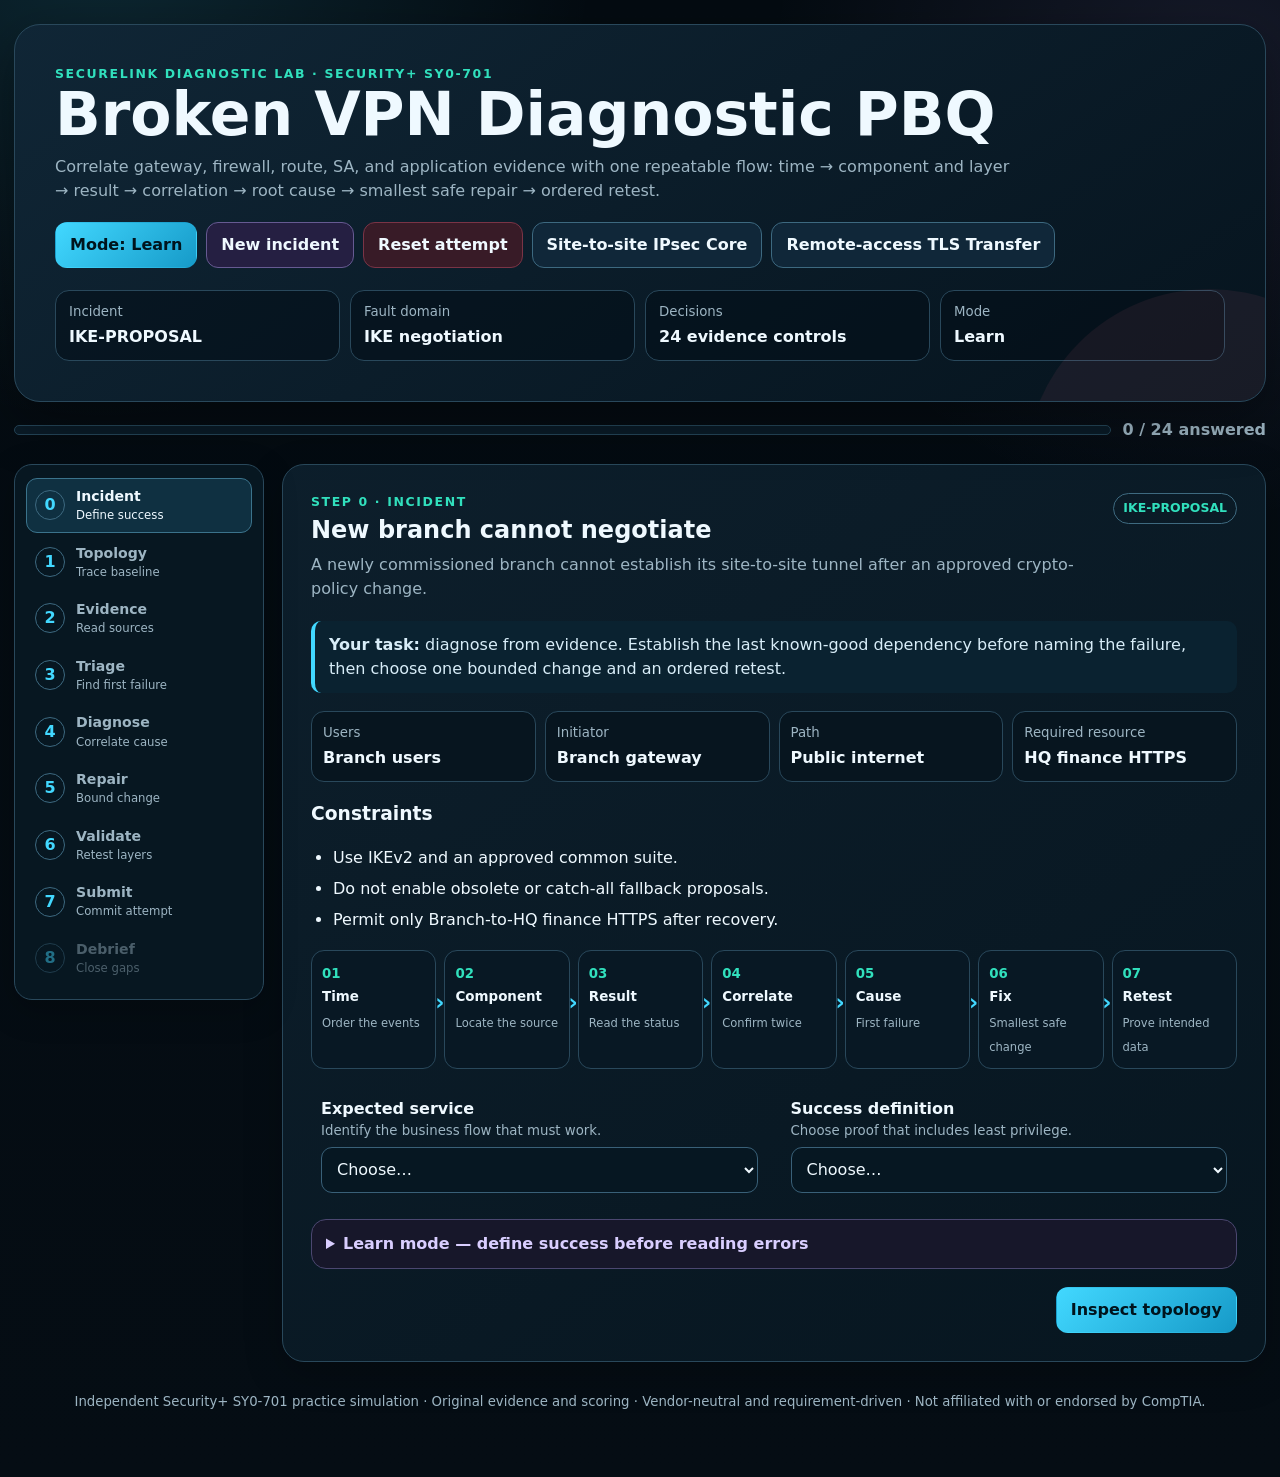
<file: security-plus/vpn-pbq/diagnostic.html>
<!doctype html>
<html lang="en">
<head>
  <meta charset="utf-8">
  <meta name="viewport" content="width=device-width, initial-scale=1">
  <meta name="description" content="SecureLink Broken VPN Diagnostic is an original CompTIA Security+ SY0-701 practice PBQ for correlating VPN logs, finding the first failed dependency, repairing it safely, and validating recovery.">
  <title>Broken VPN Diagnostic PBQ — Security+ SY0-701</title>
  <style>
    :root {
      color-scheme: dark;
      --bg: #050d14;
      --panel: #0b1a25;
      --panel-2: #102636;
      --panel-3: #07151f;
      --line: #29485b;
      --line-strong: #3d6980;
      --text: #eff9ff;
      --muted: #9db5c3;
      --cyan: #42d8ff;
      --teal: #31e0bd;
      --violet: #b29aff;
      --ok: #46d7a2;
      --warn: #f3c95f;
      --bad: #ff748a;
      --shadow: 0 18px 54px rgba(0, 0, 0, .34);
    }
    * { box-sizing: border-box; }
    html { scroll-behavior: smooth; }
    body {
      margin: 0;
      min-height: 100vh;
      background:
        radial-gradient(circle at 8% -5%, rgba(66, 216, 255, .14), transparent 31rem),
        radial-gradient(circle at 95% 5%, rgba(178, 154, 255, .1), transparent 28rem),
        linear-gradient(180deg, #040b11, var(--bg));
      color: var(--text);
      font-family: Inter, ui-sans-serif, system-ui, -apple-system, BlinkMacSystemFont, "Segoe UI", sans-serif;
      line-height: 1.5;
    }
    button, select, input { font: inherit; }
    button { cursor: pointer; }
    a { color: var(--cyan); }
    h1, h2, h3, p { margin-top: 0; }
    .shell { width: min(1440px, calc(100% - 28px)); margin: 0 auto; padding: 24px 0 52px; }
    .hero {
      position: relative;
      overflow: hidden;
      border: 1px solid var(--line);
      border-radius: 26px;
      padding: clamp(22px, 4vw, 40px);
      background: linear-gradient(145deg, rgba(16, 38, 54, .98), rgba(6, 20, 30, .98));
      box-shadow: var(--shadow);
    }
    .hero::after {
      content: "";
      position: absolute;
      width: 23rem;
      height: 23rem;
      right: -8rem;
      bottom: -16rem;
      border-radius: 50%;
      background: rgba(255, 116, 138, .07);
      pointer-events: none;
    }
    .eyebrow, .screen-kicker { color: var(--teal); font-size: .78rem; font-weight: 850; letter-spacing: .13em; text-transform: uppercase; }
    h1 { margin-bottom: 10px; font-size: clamp(2.05rem, 5vw, 3.75rem); line-height: 1.02; }
    .hero-copy { max-width: 970px; margin: 0; color: var(--muted); }
    .hero-actions { position: relative; z-index: 1; display: flex; flex-wrap: wrap; gap: 9px; margin-top: 19px; }
    .btn {
      display: inline-flex;
      align-items: center;
      justify-content: center;
      min-height: 44px;
      border: 1px solid var(--line-strong);
      border-radius: 12px;
      padding: 10px 14px;
      background: #102739;
      color: var(--text);
      font-weight: 790;
      text-decoration: none;
    }
    .btn:hover { border-color: var(--cyan); }
    .btn-primary { border-color: transparent; background: linear-gradient(135deg, var(--cyan), #169ac8); color: #00141d; }
    .btn-violet { background: #251f42; border-color: #665a92; }
    .btn-danger { background: #381b27; border-color: #7a3446; }
    .btn:disabled { cursor: not-allowed; opacity: .42; }
    button:focus-visible, select:focus-visible, input:focus-visible, summary:focus-visible, a:focus-visible { outline: 3px solid rgba(66, 216, 255, .4); outline-offset: 3px; }
    .meta { display: grid; grid-template-columns: repeat(4, minmax(0, 1fr)); gap: 10px; margin-top: 22px; }
    .meta-card { border: 1px solid var(--line); border-radius: 14px; padding: 11px 13px; background: rgba(3, 14, 22, .55); }
    .meta-card small { display: block; color: var(--muted); }
    .meta-card strong { display: block; margin-top: 3px; overflow-wrap: anywhere; }
    .progress-row { display: grid; grid-template-columns: 1fr auto; align-items: center; gap: 12px; margin: 16px 0 22px; }
    .progress { height: 10px; overflow: hidden; border: 1px solid #244558; border-radius: 999px; background: #0a1b27; }
    .progress > div { width: 0; height: 100%; background: linear-gradient(90deg, var(--cyan), var(--teal)); transition: width .2s ease; }
    .progress-count { color: var(--muted); font-weight: 780; white-space: nowrap; }
    .workspace { display: grid; grid-template-columns: 250px minmax(0, 1fr); gap: 18px; align-items: start; }
    .stepper { position: sticky; top: 14px; border: 1px solid var(--line); border-radius: 18px; padding: 11px; background: rgba(8, 24, 35, .96); box-shadow: 0 10px 34px rgba(0, 0, 0, .22); }
    .step-button { width: 100%; display: grid; grid-template-columns: 32px 1fr; gap: 9px; align-items: center; min-height: 48px; margin: 2px 0; border: 1px solid transparent; border-radius: 11px; padding: 7px 8px; background: transparent; color: var(--muted); text-align: left; }
    .step-button:hover { background: #102435; color: var(--text); }
    .step-button[aria-current="step"] { border-color: #3b738c; background: #0f3041; color: var(--text); }
    .step-button.complete .step-number { border-color: var(--ok); color: var(--ok); }
    .step-button:disabled { cursor: not-allowed; opacity: .45; }
    .step-number { display: grid; place-items: center; width: 30px; height: 30px; border: 1px solid var(--line-strong); border-radius: 50%; color: var(--cyan); font-weight: 850; }
    .step-label strong, .step-label small { display: block; }
    .step-label strong { font-size: .88rem; }
    .step-label small { color: inherit; font-size: .73rem; }
    .stage { min-width: 0; }
    .screen { display: none; border: 1px solid var(--line); border-radius: 22px; padding: clamp(17px, 3vw, 28px); background: linear-gradient(145deg, rgba(13, 31, 44, .98), rgba(7, 22, 32, .98)); box-shadow: 0 12px 38px rgba(0, 0, 0, .22); }
    .screen.active { display: block; }
    .screen-head { display: flex; justify-content: space-between; align-items: flex-start; gap: 14px; margin-bottom: 20px; }
    .screen-head h2 { margin-bottom: 0; }
    .screen-head p { max-width: 840px; margin: 5px 0 0; color: var(--muted); }
    .screen-badge { flex: 0 0 auto; border: 1px solid #3e6a80; border-radius: 999px; padding: 5px 9px; color: var(--teal); font-size: .78rem; font-weight: 820; }
    .notice { border-left: 4px solid var(--cyan); border-radius: 10px; padding: 12px 14px; background: #0a2230; color: #d8edf8; }
    .notice.warn { border-left-color: var(--warn); background: #2a2212; }
    .notice.bad { border-left-color: var(--bad); background: #321721; }
    .notice.good { border-left-color: var(--ok); background: #0a2a22; }
    .facts { display: grid; grid-template-columns: repeat(4, minmax(0, 1fr)); gap: 9px; margin: 18px 0; }
    .fact { border: 1px solid var(--line); border-radius: 13px; padding: 11px; background: var(--panel-3); }
    .fact small { display: block; color: var(--muted); }
    .fact strong { display: block; margin-top: 3px; }
    .requirements { margin: 14px 0 0; padding-left: 22px; }
    .requirements li { margin: 7px 0; }
    .mental-flow { display: grid; grid-template-columns: repeat(7, minmax(0, 1fr)); gap: 8px; margin-top: 18px; }
    .flow-card { position: relative; min-height: 102px; border: 1px solid var(--line); border-radius: 13px; padding: 10px; background: #081824; }
    .flow-card:not(:last-child)::after { content: "›"; position: absolute; right: -9px; top: 35px; z-index: 2; color: var(--cyan); font-size: 1.4rem; font-weight: 900; }
    .flow-card small { color: var(--teal); font-weight: 850; }
    .flow-card strong { display: block; margin: 2px 0; font-size: .84rem; }
    .flow-card span { color: var(--muted); font-size: .72rem; }
    .topology-frame { overflow-x: auto; border: 1px solid var(--line); border-radius: 17px; background: #06141e; }
    .topology { display: block; width: 100%; min-width: 980px; height: auto; }
    .topology text { fill: var(--text); font-family: inherit; }
    .topology .zone { fill: #081b28; stroke: #294c61; stroke-width: 1.5; stroke-dasharray: 7 6; }
    .topology .node { fill: #102b3b; stroke: #477185; stroke-width: 2; }
    .topology .node-bar { fill: #173e51; }
    .topology .sub { fill: var(--muted); font-size: 12px; }
    .topology .micro { fill: #87a6b7; font-size: 10px; }
    .topology .path { fill: none; stroke: #6a8797; stroke-width: 5; stroke-dasharray: 12 8; marker-end: url(#arrow); }
    .topology .path.pass { stroke: var(--ok); animation: route-flow 1.2s linear infinite; }
    .topology .path.fail { stroke: var(--bad); }
    @keyframes route-flow { to { stroke-dashoffset: -40; } }
    .topology-notes { display: grid; grid-template-columns: repeat(3, minmax(0, 1fr)); gap: 9px; margin-top: 13px; }
    .topology-note { border: 1px solid var(--line); border-radius: 12px; padding: 10px; background: #091a26; }
    .topology-note strong { display: block; }
    .topology-note span { color: var(--muted); font-size: .84rem; }
    .evidence-layout { display: grid; grid-template-columns: minmax(0, 1.1fr) minmax(270px, .55fr); gap: 14px; align-items: start; }
    .evidence-list { display: grid; gap: 8px; }
    .event { border: 1px solid var(--line); border-radius: 12px; background: #06151f; }
    .event summary { display: grid; grid-template-columns: 78px minmax(100px, .55fr) minmax(0, 1.45fr); gap: 9px; align-items: center; padding: 10px 12px; cursor: pointer; }
    .event summary::marker { color: var(--cyan); }
    .event time { color: var(--teal); font: .77rem ui-monospace, monospace; }
    .event-source { font-weight: 800; font-size: .8rem; }
    .event-code { min-width: 0; overflow-wrap: anywhere; color: #dcecf5; font: .78rem ui-monospace, monospace; }
    .event-detail { border-top: 1px solid var(--line); padding: 10px 12px; color: var(--muted); font: .78rem/1.55 ui-monospace, SFMono-Regular, Menlo, Consolas, monospace; white-space: pre-wrap; }
    .evidence-legend { position: sticky; top: 14px; border: 1px solid var(--line); border-radius: 14px; padding: 13px; background: #081923; }
    .evidence-legend ol { margin-bottom: 0; padding-left: 20px; color: var(--muted); }
    .form-grid { display: grid; grid-template-columns: repeat(2, minmax(0, 1fr)); gap: 13px; }
    .field { min-width: 0; display: grid; gap: 6px; border: 1px solid transparent; border-radius: 13px; padding: 9px; }
    .field label { font-weight: 790; }
    .field label small { display: block; color: var(--muted); font-weight: 500; }
    select { width: 100%; min-height: 46px; border: 1px solid #396078; border-radius: 11px; padding: 9px 11px; background: #061722; color: var(--text); }
    select:disabled { opacity: .75; }
    .field.correct { border-color: rgba(70, 215, 162, .42); background: rgba(70, 215, 162, .045); }
    .field.incorrect { border-color: rgba(255, 116, 138, .45); background: rgba(255, 116, 138, .05); }
    .field-note { display: none; font-size: .78rem; }
    .submitted .field-note { display: block; }
    .field.correct .field-note { color: #a9f3d5; }
    .field.incorrect .field-note { color: #ffc4cf; }
    .training { margin-top: 16px; border: 1px solid #4b4770; border-radius: 15px; padding: 12px 14px; background: #17172a; }
    .training summary { cursor: pointer; color: #d9ceff; font-weight: 820; }
    .training p { margin: 9px 0 0; color: #c3bddb; }
    .exam-mode:not(.submitted) .training, .exam-mode:not(.submitted) .training-cue { display: none !important; }
    .validation-layout { display: grid; grid-template-columns: minmax(0, 1fr) minmax(310px, .74fr); gap: 16px; align-items: start; }
    .test-console { position: sticky; top: 14px; border: 1px solid var(--line); border-radius: 16px; padding: 14px; background: #06141e; }
    .test-console h3 { margin-bottom: 4px; }
    .test-console p { color: var(--muted); font-size: .85rem; }
    .test-output { min-height: 235px; margin: 12px 0; border: 1px solid #29485a; border-radius: 11px; padding: 12px; background: #030d13; color: #a9bfcc; font: .78rem/1.58 ui-monospace, SFMono-Regular, Menlo, Consolas, monospace; white-space: pre-wrap; }
    .test-output.good { border-color: rgba(70, 215, 162, .65); color: #b8f5dd; }
    .test-output.bad { border-color: rgba(255, 116, 138, .65); color: #ffc5cf; }
    .confidence { display: grid; grid-template-columns: repeat(5, minmax(0, 1fr)); gap: 9px; margin: 18px auto; max-width: 760px; }
    .confidence label { display: grid; place-items: center; gap: 5px; min-height: 78px; border: 1px solid var(--line); border-radius: 13px; background: #081a26; cursor: pointer; }
    .confidence label:has(input:checked) { border-color: var(--cyan); background: #0d3041; }
    .confidence span { font-size: .78rem; color: var(--muted); }
    .submit-panel { text-align: center; border: 1px solid var(--line); border-radius: 18px; padding: clamp(20px, 5vw, 44px); background: #071923; }
    .submit-panel p { color: var(--muted); }
    .submit-meta { display: flex; justify-content: center; flex-wrap: wrap; gap: 10px; margin: 17px 0; }
    .pill { border: 1px solid var(--line); border-radius: 999px; padding: 6px 10px; background: #081a26; color: var(--muted); font-size: .83rem; }
    .results-empty { border: 1px dashed var(--line-strong); border-radius: 16px; padding: 24px; color: var(--muted); text-align: center; }
    .results { display: none; }
    .results.show { display: block; }
    .score-hero { display: grid; grid-template-columns: 150px 1fr; gap: 19px; align-items: center; }
    .score-ring { display: grid; place-items: center; width: 142px; height: 142px; border-radius: 50%; background: conic-gradient(var(--ok) var(--score-angle, 0deg), #183141 0); box-shadow: inset 0 0 0 14px #091923; }
    .score-ring strong { font-size: 2rem; }
    .score-copy p { color: var(--muted); }
    .category-results { display: grid; gap: 10px; margin-top: 20px; }
    .category-row { display: grid; grid-template-columns: minmax(170px, 1fr) 2fr 74px; align-items: center; gap: 10px; }
    .category-row strong { font-size: .88rem; }
    .bar { height: 10px; overflow: hidden; border: 1px solid var(--line); border-radius: 999px; background: #081822; }
    .bar span { display: block; height: 100%; background: linear-gradient(90deg, var(--cyan), var(--teal)); }
    .category-row em { color: var(--muted); font-style: normal; text-align: right; }
    .remediation { display: grid; gap: 9px; margin-top: 20px; }
    .remediation-item { border-left: 4px solid var(--bad); border-radius: 10px; padding: 11px 13px; background: #25141c; }
    .remediation-item.good { border-left-color: var(--ok); background: #0a261e; }
    .remediation-item strong { display: block; }
    .remediation-item span { color: #d8c7cd; font-size: .86rem; }
    .screen-nav { display: flex; justify-content: space-between; gap: 10px; margin-top: 18px; }
    .screen-nav .right { display: flex; gap: 9px; }
    .footer { padding-top: 30px; color: var(--muted); font-size: .83rem; text-align: center; }
    dialog { width: min(470px, calc(100% - 28px)); border: 1px solid var(--line-strong); border-radius: 18px; padding: 0; background: #0b1b27; color: var(--text); box-shadow: var(--shadow); }
    dialog::backdrop { background: rgba(1, 7, 11, .78); backdrop-filter: blur(4px); }
    .dialog-body { padding: 22px; }
    .dialog-body p { color: var(--muted); }
    .dialog-actions { display: flex; justify-content: flex-end; gap: 9px; margin-top: 20px; }
    @media (max-width: 1180px) {
      .mental-flow { grid-template-columns: repeat(4, minmax(0, 1fr)); }
      .flow-card::after { display: none; }
      .evidence-layout, .validation-layout { grid-template-columns: 1fr; }
      .evidence-legend, .test-console { position: static; }
    }
    @media (max-width: 900px) {
      .workspace { grid-template-columns: 1fr; }
      .stepper { position: static; display: flex; overflow-x: auto; padding: 8px; }
      .step-button { flex: 0 0 147px; }
    }
    @media (max-width: 680px) {
      .shell { width: min(100% - 16px, 1440px); padding-top: 8px; }
      .hero, .screen { border-radius: 18px; }
      .meta, .form-grid, .facts, .topology-notes { grid-template-columns: 1fr; }
      .mental-flow { grid-template-columns: repeat(2, minmax(0, 1fr)); }
      .screen-head { align-items: flex-start; flex-direction: column; }
      .event summary { grid-template-columns: 70px 1fr; }
      .event-code { grid-column: 1 / -1; }
      .confidence { grid-template-columns: 1fr; }
      .confidence label { grid-template-columns: auto 1fr; justify-content: start; min-height: 54px; padding: 10px 14px; }
      .score-hero { grid-template-columns: 1fr; justify-items: center; text-align: center; }
      .category-row { grid-template-columns: 1fr 62px; }
      .category-row .bar { grid-column: 1 / -1; grid-row: 2; }
      .screen-nav { align-items: stretch; flex-direction: column; }
      .screen-nav .right { display: grid; grid-template-columns: 1fr 1fr; }
    }
    @media (prefers-reduced-motion: reduce) {
      html { scroll-behavior: auto; }
      *, *::before, *::after { animation-duration: .01ms !important; animation-iteration-count: 1 !important; transition-duration: .01ms !important; }
    }
  </style>
</head>
<body>
  <main class="shell" id="appShell">
    <header class="hero">
      <div class="eyebrow">SecureLink diagnostic lab · Security+ SY0-701</div>
      <h1>Broken VPN Diagnostic PBQ</h1>
      <p class="hero-copy">Correlate gateway, firewall, route, SA, and application evidence with one repeatable flow: time → component and layer → result → correlation → root cause → smallest safe repair → ordered retest.</p>
      <div class="hero-actions">
        <button class="btn btn-primary" id="modeBtn" type="button" aria-pressed="false">Mode: Learn</button>
        <button class="btn btn-violet" id="newBtn" type="button">New incident</button>
        <button class="btn btn-danger" id="resetBtn" type="button">Reset attempt</button>
        <a class="btn" href="./index.html">Site-to-site IPsec Core</a>
        <a class="btn" href="./remote-access.html">Remote-access TLS Transfer</a>
      </div>
      <div class="meta" aria-label="Attempt summary">
        <div class="meta-card"><small>Incident</small><strong id="incidentMeta">IKE-PROPOSAL</strong></div>
        <div class="meta-card"><small>Fault domain</small><strong id="domainMeta">IKE negotiation</strong></div>
        <div class="meta-card"><small>Decisions</small><strong>24 evidence controls</strong></div>
        <div class="meta-card"><small>Mode</small><strong id="modeMeta">Learn</strong></div>
      </div>
    </header>

    <div class="progress-row" aria-label="Diagnostic progress">
      <div class="progress"><div id="progressBar"></div></div>
      <div class="progress-count" id="progressCount">0 / 24 answered</div>
    </div>

    <div class="workspace">
      <nav class="stepper" id="stepper" aria-label="PBQ steps"></nav>
      <section class="stage">
        <article class="screen active" data-screen="0">
          <div class="screen-head">
            <div><div class="screen-kicker">Step 0 · Incident</div><h2 id="incidentTitle" tabindex="-1">Incident brief</h2><p id="incidentTask"></p></div>
            <div class="screen-badge" id="incidentId">IKE-PROPOSAL</div>
          </div>
          <div class="notice"><strong>Your task:</strong> diagnose from evidence. Establish the last known-good dependency before naming the failure, then choose one bounded change and an ordered retest.</div>
          <div class="facts" id="incidentFacts"></div>
          <h3>Constraints</h3>
          <ul class="requirements" id="requirements"></ul>
          <div class="mental-flow" aria-label="Reusable evidence-first workflow">
            <div class="flow-card"><small>01</small><strong>Time</strong><span>Order the events</span></div>
            <div class="flow-card"><small>02</small><strong>Component</strong><span>Locate the source</span></div>
            <div class="flow-card"><small>03</small><strong>Result</strong><span>Read the status</span></div>
            <div class="flow-card"><small>04</small><strong>Correlate</strong><span>Confirm twice</span></div>
            <div class="flow-card"><small>05</small><strong>Cause</strong><span>First failure</span></div>
            <div class="flow-card"><small>06</small><strong>Fix</strong><span>Smallest safe change</span></div>
            <div class="flow-card"><small>07</small><strong>Retest</strong><span>Prove intended data</span></div>
          </div>
          <div id="baselineFields" class="form-grid" style="margin-top:18px"></div>
          <details class="training">
            <summary>Learn mode — define success before reading errors</summary>
            <p>An IKE SA, a Child SA, and application data prove different things. Define the requested service and the least-privilege negative test before you interpret the incident.</p>
          </details>
          <div class="screen-nav"><span></span><div class="right"><button class="btn btn-primary next" type="button">Inspect topology</button></div></div>
        </article>

        <article class="screen" data-screen="1">
          <div class="screen-head">
            <div><div class="screen-kicker">Step 1 · Trust boundary</div><h2 tabindex="-1">Trace the baseline path</h2><p>Topology shows the intended dependencies, not the answer. Read peer identity, protected-network direction, NAT boundary, and the one approved application flow.</p></div>
            <div class="screen-badge">Topology</div>
          </div>
          <div class="topology-frame">
            <svg class="topology" viewBox="0 0 1100 390" role="img" aria-labelledby="topologyTitle topologyDesc">
              <title id="topologyTitle">Site-to-site IPsec diagnostic topology</title>
              <desc id="topologyDesc">A branch protected network reaches an HQ application through a branch gateway, an internet and NAT boundary, and an HQ gateway. Identity, route, and access policy are separate dependencies.</desc>
              <defs><marker id="arrow" markerWidth="8" markerHeight="8" refX="6" refY="3" orient="auto"><path d="M0,0 L0,6 L7,3 z" fill="#6a8797"></path></marker></defs>
              <rect class="zone" x="20" y="35" width="250" height="300" rx="18"></rect>
              <rect class="zone" x="300" y="35" width="470" height="300" rx="18"></rect>
              <rect class="zone" x="800" y="35" width="280" height="300" rx="18"></rect>
              <text class="micro" x="38" y="58">BRANCH / PROTECTED</text><text class="micro" x="318" y="58">SECURITY EDGE / UNTRUSTED</text><text class="micro" x="818" y="58">HQ / PROTECTED</text>
              <path class="path" id="diagnosticPath" d="M190 190 C310 190, 335 190, 420 190 S600 190, 690 190 S850 190, 930 190"></path>
              <g><rect class="node" x="60" y="135" width="150" height="110" rx="15"></rect><rect class="node-bar" x="60" y="135" width="150" height="31" rx="15"></rect><text x="75" y="156" font-size="13" font-weight="800">Branch workload</text><text class="sub" x="75" y="188" id="branchSubnet">10.20.0.0/16</text><text class="micro" x="75" y="211">Approved source</text></g>
              <g><rect class="node" x="330" y="120" width="170" height="140" rx="15"></rect><rect class="node-bar" x="330" y="120" width="170" height="31" rx="15"></rect><text x="345" y="141" font-size="13" font-weight="800">Branch gateway</text><text class="sub" x="345" y="176" id="branchPeer">203.0.113.20</text><text class="micro" x="345" y="199">IKE initiator</text><text class="micro" x="345" y="220" id="natLabel">NAT status varies</text></g>
              <g><rect class="node" x="575" y="120" width="170" height="140" rx="15"></rect><rect class="node-bar" x="575" y="120" width="170" height="31" rx="15"></rect><text x="590" y="141" font-size="13" font-weight="800">HQ gateway</text><text class="sub" x="590" y="176" id="hqPeer">198.51.100.10</text><text class="micro" x="590" y="199">IKE responder</text><text class="micro" x="590" y="220">Policy + SA state</text></g>
              <g><rect class="node" x="860" y="135" width="170" height="110" rx="15"></rect><rect class="node-bar" x="860" y="135" width="170" height="31" rx="15"></rect><text x="875" y="156" font-size="13" font-weight="800">HQ application</text><text class="sub" x="875" y="188" id="hqSubnet">10.10.0.0/16</text><text class="micro" x="875" y="211" id="serviceLabel">HTTPS 443</text></g>
            </svg>
          </div>
          <div class="topology-notes">
            <div class="topology-note"><strong>Control plane</strong><span>IKE proposal and peer authentication create the IKE SA.</span></div>
            <div class="topology-note"><strong>Protected policy</strong><span>Traffic selectors and IPsec policy create the Child SA.</span></div>
            <div class="topology-note"><strong>Data plane</strong><span>Transport, route, ACL, and application must still succeed.</span></div>
          </div>
          <details class="training"><summary>Learn mode — ask one question at each boundary</summary><p>Can peers reach each other? Did negotiation agree? Did authentication pass? Was a Child SA installed? Did the protected packet match a route and an allow rule? Did the application answer?</p></details>
          <div class="screen-nav"><button class="btn back" type="button">Back</button><div class="right"><button class="btn btn-primary next" type="button">Open evidence console</button></div></div>
        </article>

        <article class="screen" data-screen="2">
          <div class="screen-head">
            <div><div class="screen-kicker">Step 2 · Evidence</div><h2 tabindex="-1">Read across sources</h2><p>Expand any record. The timeline contains normal events, a decisive failure, corroboration, and realistic distractors. Source and severity never indicate correctness.</p></div>
            <div class="screen-badge">8 records</div>
          </div>
          <div class="evidence-layout">
            <div class="evidence-list" id="evidenceList"></div>
            <aside class="evidence-legend">
              <h3>Fast reading pass</h3>
              <ol>
                <li>Sort by time.</li>
                <li>Name the component.</li>
                <li>Translate the result.</li>
                <li>Find the last good layer.</li>
                <li>Confirm the first failure elsewhere.</li>
              </ol>
            </aside>
          </div>
          <details class="training"><summary>Learn mode — evidence is stronger in pairs</summary><p>A protocol result identifies the failed stage; a peer configuration, firewall event, route lookup, or ACL record identifies the exact cause. Do not let a later application timeout replace the earlier decisive event.</p></details>
          <div class="screen-nav"><button class="btn back" type="button">Back</button><div class="right"><button class="btn btn-primary next" type="button">Triage the timeline</button></div></div>
        </article>

        <article class="screen" data-screen="3">
          <div class="screen-head">
            <div><div class="screen-kicker">Step 3 · Triage</div><h2 tabindex="-1">Find the first failed dependency</h2><p>Six decisions score chronology and evidence quality. Work from earliest decisive event, not the loudest final symptom.</p></div>
            <div class="screen-badge">25 points</div>
          </div>
          <div id="evidenceFields" class="form-grid"></div>
          <details class="training"><summary>Learn mode — last good before first bad</summary><p>If the IKE SA never authenticates, route and ACL evidence cannot be causal. If both SAs are established, return to the data path rather than changing crypto.</p></details>
          <div class="screen-nav"><button class="btn back" type="button">Back</button><div class="right"><button class="btn btn-primary next" type="button">Classify the failure</button></div></div>
        </article>

        <article class="screen" data-screen="4">
          <div class="screen-head">
            <div><div class="screen-kicker">Step 4 · Diagnosis</div><h2 tabindex="-1">Classify, correlate, and rule out</h2><p>Separate protocol stage from root cause. Similar symptoms can occur at proposal, authentication, Child-SA, transport, route, or policy layers.</p></div>
            <div class="screen-badge">35 points</div>
          </div>
          <h3>Dependency and layer</h3>
          <div id="layerFields" class="form-grid"></div>
          <h3 style="margin-top:20px">Root cause and correlation</h3>
          <div id="causeFields" class="form-grid"></div>
          <details class="training"><summary>Learn mode — a status code is not always the exact cause</summary><p>AUTHENTICATION_FAILED can represent a shared-secret, identity, issuer, revocation, or certificate-lifetime problem. Corroboration determines the repair.</p></details>
          <div class="screen-nav"><button class="btn back" type="button">Back</button><div class="right"><button class="btn btn-primary next" type="button">Choose repair</button></div></div>
        </article>

        <article class="screen" data-screen="5">
          <div class="screen-head">
            <div><div class="screen-kicker">Step 5 · Remediation</div><h2 tabindex="-1">Make the smallest safe change</h2><p>A technically effective but overbroad or insecure change does not earn full credit. Preserve approved crypto, trust validation, and least privilege.</p></div>
            <div class="screen-badge">15 points</div>
          </div>
          <div id="remediationFields" class="form-grid"></div>
          <details class="training"><summary>Learn mode — repair one dependency</summary><p>Do not open all traffic, disable certificate checks, add every algorithm, or route all networks. Change the failing control at the narrowest component and peer scope.</p></details>
          <div class="screen-nav"><button class="btn back" type="button">Back</button><div class="right"><button class="btn btn-primary next" type="button">Build validation plan</button></div></div>
        </article>

        <article class="screen" data-screen="6">
          <div class="screen-head">
            <div><div class="screen-kicker">Step 6 · Validation</div><h2 tabindex="-1">Retest in dependency order</h2><p>Choose the strongest proof, then run the simulated layered test. It stops at the first unresolved dependency in your selected repair.</p></div>
            <div class="screen-badge">15 points</div>
          </div>
          <div class="validation-layout">
            <div id="validationFields" class="form-grid"></div>
            <aside class="test-console">
              <h3>Layered test</h3>
              <p>Operational output is based on the repair fields. Learn mode adds method guidance; Exam mode keeps remediation hidden until submission.</p>
              <button class="btn btn-violet" id="runTestBtn" type="button">Run layered retest</button>
              <div class="test-output" id="testOutput" aria-live="polite">No retest run.

Sequence: underlay → IKE proposal → authentication → Child SA → transport → route → ACL → application</div>
            </aside>
          </div>
          <details class="training"><summary>Learn mode — tunnel up is not the finish line</summary><p>Success requires the intended application data and a negative test showing unrelated access is still denied.</p></details>
          <div class="screen-nav"><button class="btn back" type="button">Back</button><div class="right"><button class="btn btn-primary next" type="button">Review and submit</button></div></div>
        </article>

        <article class="screen" data-screen="7">
          <div class="screen-head">
            <div><div class="screen-kicker">Step 7 · Commitment</div><h2 tabindex="-1">Record confidence, then submit</h2><p>Confidence is not scored. It separates knowledge gaps from execution slips during the debrief.</p></div>
            <div class="screen-badge">Submission</div>
          </div>
          <div class="submit-panel">
            <h3>How confident are you in this diagnosis?</h3>
            <div class="confidence">
              <label><input type="radio" name="confidence" value="1"><strong>1</strong><span>Guessing</span></label>
              <label><input type="radio" name="confidence" value="2"><strong>2</strong><span>Uncertain</span></label>
              <label><input type="radio" name="confidence" value="3"><strong>3</strong><span>Mixed</span></label>
              <label><input type="radio" name="confidence" value="4"><strong>4</strong><span>Confident</span></label>
              <label><input type="radio" name="confidence" value="5"><strong>5</strong><span>Exam ready</span></label>
            </div>
            <div class="submit-meta"><span class="pill" id="submitAnswered">0 of 24 answered</span><span class="pill" id="submitConfidence">Confidence not recorded</span><span class="pill">100 weighted points</span></div>
            <p>Unanswered controls receive no credit. You can still submit when ready.</p>
            <button class="btn btn-primary" id="submitBtn" type="button">Lock and score diagnosis</button>
          </div>
          <div class="screen-nav"><button class="btn back" type="button">Back</button><span></span></div>
        </article>

        <article class="screen" data-screen="8">
          <div class="screen-head">
            <div><div class="screen-kicker">Step 8 · Debrief</div><h2 tabindex="-1">Close the diagnostic gap</h2><p>Compare score, confidence, operational result, and causal chain. Retry the same incident or transfer the method to another failure.</p></div>
            <div class="screen-badge">Review</div>
          </div>
          <div class="results-empty" id="resultsEmpty">Submit an attempt to unlock the evidence-based debrief.</div>
          <div class="results" id="results">
            <div class="score-hero">
              <div class="score-ring" id="scoreRing"><strong><span id="scoreValue">0</span>%</strong></div>
              <div class="score-copy"><h3 id="scoreTitle">Diagnostic result</h3><p id="scoreSummary"></p><div class="submit-meta" style="justify-content:flex-start"><span class="pill" id="resultConfidence"></span><span class="pill" id="resultDiagnostic"></span></div></div>
            </div>
            <div class="category-results" id="categoryResults"></div>
            <div class="remediation" id="remediation"></div>
            <div class="hero-actions"><button class="btn btn-primary" id="retryBtn" type="button">Retry this incident</button><button class="btn btn-violet" id="nextIncidentBtn" type="button">Try another incident</button></div>
          </div>
        </article>
      </section>
    </div>

    <p class="footer">Independent Security+ SY0-701 practice simulation · Original evidence and scoring · Vendor-neutral and requirement-driven · Not affiliated with or endorsed by CompTIA.</p>
  </main>

  <dialog id="resetDialog" aria-labelledby="resetTitle">
    <div class="dialog-body"><h2 id="resetTitle">Reset this attempt?</h2><p>Your answers, confidence, retest output, and score will be cleared. The current incident will remain selected.</p><div class="dialog-actions"><button class="btn" id="cancelResetBtn" type="button">Cancel</button><button class="btn btn-danger" id="confirmResetBtn" type="button">Reset attempt</button></div></div>
  </dialog>

  <script>
    window.VPN_DIAGNOSTIC_MODEL = (() => {
      const categories = {
        baseline: { label: "Baseline and topology", weight: 10 },
        evidence: { label: "Evidence and chronology", weight: 25 },
        layer: { label: "Dependency and layer", weight: 15 },
        cause: { label: "Root cause and correlation", weight: 20 },
        remediation: { label: "Smallest safe remediation", weight: 15 },
        validation: { label: "Ordered validation", weight: 15 }
      };
      const options = values => values.map(([value, label]) => [value, label]);
      const fields = {
        expectedService: { category: "baseline", label: "Expected service", help: "Identify the business flow that must work.", options: options([["branch_https", "Branch user to approved HQ HTTPS application"], ["peer_ping", "Public peer ping only"], ["any_internal", "Any branch-to-HQ service"], ["sa_only", "An IKE SA with no data test"]]) },
        successDefinition: { category: "baseline", label: "Success definition", help: "Choose proof that includes least privilege.", options: options([["data_plus_deny", "Approved application passes and unrelated access remains denied"], ["ike_only", "IKE SA is established"], ["child_only", "Child SA is installed"], ["no_alerts", "No new alerts appear for one minute"]]) },
        firstEvent: { category: "evidence", label: "Earliest decisive event", help: "Choose the first event that proves the failure stage.", options: options([["ike_init_error", "Responder rejects IKE_SA_INIT"], ["ike_auth_error", "Responder rejects IKE_AUTH"], ["child_error", "Responder rejects Child-SA selectors"], ["natt_retransmit", "UDP 4500 exchange begins retransmitting"], ["route_lookup", "Protected-destination route lookup fails"], ["acl_deny", "Required protected flow matches an explicit deny"], ["app_timeout", "Application probe times out"]]) },
        corroboratingSource: { category: "evidence", label: "Best corroborating source", help: "Select the second source that explains the exact cause.", options: options([["peer_policy", "Peer proposal-policy comparison"], ["psk_versions", "Credential version record on both peers"], ["cert_detail", "Certificate identity and validity detail"], ["selector_dump", "Local and remote traffic-selector dump"], ["firewall_4500", "Firewall event for peer UDP 4500"], ["route_table", "Route lookup and route-table entry"], ["acl_log", "Named ACL rule and hit counter"]]) },
        lastGood: { category: "evidence", label: "Last known-good dependency", help: "Stop immediately before the first failure.", options: options([["underlay", "Public underlay peer reachability"], ["proposal", "IKE proposal agreement"], ["authenticated_ike", "Authenticated IKE SA"], ["child_installed", "Child SA installed"], ["natt_transport", "NAT-T transport passing"], ["route_match", "Protected route matches"], ["acl_allow", "Post-tunnel ACL permits the flow"]]) },
        firstFailed: { category: "evidence", label: "First failed dependency", help: "Identify the earliest broken layer.", options: options([["proposal", "IKE proposal agreement"], ["authentication", "Peer authentication"], ["selector", "Child-SA traffic selectors"], ["natt_path", "NAT-T or firewall path"], ["route", "Protected-destination route"], ["acl", "Post-tunnel access rule"], ["application", "Application service"]]) },
        decisiveStatus: { category: "evidence", label: "Decisive status", help: "Translate the protocol or policy result.", options: options([["no_proposal", "NO_PROPOSAL_CHOSEN"], ["auth_failed", "AUTHENTICATION_FAILED"], ["ts_unacceptable", "TS_UNACCEPTABLE"], ["udp4500_timeout", "UDP 4500 retransmit timeout"], ["no_route", "No matching protected route"], ["policy_deny", "Explicit policy deny"], ["tcp_timeout", "TCP application timeout"]]) },
        irrelevantClue: { category: "evidence", label: "Non-causal clue", help: "Reject a true but irrelevant event.", options: options([["dns_success", "DNS lookup succeeds"], ["ntp_sync", "NTP is synchronized"], ["cpu_normal", "Gateway CPU is normal"], ["rekey_future", "Rekey timer is several hours away"], ["public_ping", "Public peer answers ICMP"], ["cert_valid", "Certificate chain is valid"], ["ike_up", "IKE SA is established"]]) },
        stage: { category: "layer", label: "Failed stage", help: "Classify the dependency stage.", options: options([["ike_init", "IKE_SA_INIT negotiation"], ["ike_auth", "IKE_AUTH authentication"], ["child_create", "Child-SA creation"], ["natt_transport", "NAT-T protected transport"], ["routing", "Post-tunnel routing"], ["authorization", "Post-tunnel authorization"], ["application", "Application layer"]]) },
        plane: { category: "layer", label: "Primary plane", help: "Separate control-plane from protected-data failures.", options: options([["control", "Control plane"], ["data", "Data plane"], ["identity", "Identity plane"], ["management", "Management plane"]]) },
        ikeState: { category: "layer", label: "IKE SA state", help: "State what the evidence proves, not what is expected.", options: options([["not_established", "Not established"], ["half_open", "Negotiation started but not authenticated"], ["established", "Authenticated and established"], ["unknown", "No usable evidence"]]) },
        childState: { category: "layer", label: "Child SA state", help: "Differentiate IKE state from protected-data policy.", options: options([["not_created", "Not created"], ["rejected", "Rejected during creation"], ["installed", "Installed"], ["expired", "Expired after use"]]) },
        rootCause: { category: "cause", label: "Root cause", help: "Choose the cause supported by both decisive records.", options: options([["proposal_no_overlap", "No approved IKE suite overlaps"], ["psk_version_mismatch", "Peers use different PSK versions"], ["certificate_expired", "Responder certificate is expired"], ["selector_perspective", "Protected subnet is entered from the wrong peer perspective"], ["udp4500_blocked", "Firewall blocks NAT-T UDP 4500"], ["remote_route_missing", "Route to the remote protected prefix is missing"], ["acl_order_denies", "A broader deny precedes the required allow rule"]]) },
        affectedSide: { category: "cause", label: "Affected component", help: "Name the component where the corrective change belongs.", options: options([["both_policy", "Peer IKE policies"], ["peer_credentials", "Peer credential stores"], ["hq_certificate", "HQ gateway certificate"], ["branch_selector", "Branch protected-network selector"], ["edge_firewall", "Internet-edge firewall"], ["branch_route", "Branch gateway route table"], ["hq_acl", "HQ post-tunnel ACL"]]) },
        direction: { category: "cause", label: "Affected direction", help: "Use initiator, responder, and protected-flow perspective.", options: options([["negotiation", "Bidirectional IKE negotiation"], ["authentication", "Initiator-to-responder authentication"], ["branch_to_hq_selector", "Branch source to HQ protected destination"], ["udp4500_both", "Bidirectional peer UDP 4500"], ["branch_to_hq_data", "Branch-to-HQ protected data"], ["hq_to_branch_return", "HQ-to-Branch return path"], ["unrelated", "Unrelated management traffic"]]) },
        ruledOut: { category: "cause", label: "Best ruled-out cause", help: "Use last-good evidence to eliminate a tempting alternative.", options: options([["firewall_path", "Underlay and UDP 500 firewall path"], ["proposal_mismatch", "IKE proposal mismatch"], ["auth_failure", "Peer authentication failure"], ["selector_mismatch", "Traffic-selector mismatch"], ["route_failure", "Protected route failure"], ["acl_failure", "Post-tunnel ACL failure"], ["application_failure", "HQ application outage"]]) },
        repairTarget: { category: "remediation", label: "Repair target", help: "Change the failing control, not every VPN setting.", options: options([["ike_policy", "IKE proposal policy"], ["credential_store", "Peer credential store"], ["certificate_binding", "HQ certificate binding"], ["traffic_selector", "Branch traffic selector"], ["firewall_rule", "Edge firewall peer rule"], ["route_table", "Branch route table"], ["post_tunnel_acl", "HQ post-tunnel ACL"]]) },
        repairAction: { category: "remediation", label: "Corrective change", help: "Choose the smallest action that resolves the evidence.", options: options([["add_common_approved_suite", "Restore one approved common IKE suite"], ["sync_psk_version", "Synchronize the intended PSK version"], ["replace_valid_certificate", "Bind a renewed identity-valid certificate"], ["correct_remote_selector", "Correct the remote protected subnet from Branch perspective"], ["allow_peer_udp4500", "Permit peer-to-peer UDP 4500"], ["add_remote_prefix_route", "Add the intended HQ protected-prefix route"], ["insert_narrow_allow", "Insert the required narrow allow before the broader deny"]]) },
        preserveControl: { category: "remediation", label: "Control to preserve", help: "Do not solve availability by weakening security.", options: options([["no_weak_fallback", "No obsolete or catch-all crypto fallback"], ["unique_secret", "Unique peer secret and protected storage"], ["strict_trust", "Strict certificate identity, chain, and lifetime validation"], ["least_selectors", "Only approved protected networks"], ["peer_scope_only", "Only required peer ports and addresses"], ["no_default_route", "No default route through the tunnel"], ["deny_unrelated", "Unrelated internal access remains denied"]]) },
        changeScope: { category: "remediation", label: "Change scope", help: "Bound the blast radius.", options: options([["single_peer_policy", "This peer policy only"], ["peer_credential_pair", "This peer credential pair only"], ["responder_certificate", "This gateway identity binding only"], ["one_selector", "One incorrect selector only"], ["two_peer_addresses", "Two VPN peer addresses only"], ["one_remote_prefix", "One approved remote prefix only"], ["one_app_flow", "One approved application flow only"]]) },
        validationOrder: { category: "validation", label: "Validation order", help: "Retest from the repaired dependency outward.", options: options([["underlay_ike_child_data", "Underlay → IKE → Child SA → transport → route → ACL → application"], ["application_first", "Application → DNS → IKE"], ["route_before_ike", "Route → ACL → proposal"], ["alerts_only", "Wait for alerts to clear"]]) },
        firstVerification: { category: "validation", label: "First repair verification", help: "Verify the exact changed dependency before broad testing.", options: options([["ike_sa_suite", "Inspect negotiated IKE suite and established SA"], ["authenticated_ike", "Confirm authenticated IKE SA on both peers"], ["certificate_identity", "Validate certificate time, identity, chain, then IKE authentication"], ["child_selectors", "Inspect installed Child-SA selectors on both peers"], ["udp4500_bidirectional", "Confirm bidirectional peer UDP 4500 and SA progress"], ["route_lookup_remote", "Run route lookup for the HQ protected destination"], ["acl_hit_allow", "Confirm the narrow allow hit and broader deny remains"]]) },
        successProof: { category: "validation", label: "Mission success proof", help: "Choose end-to-end operational evidence.", options: options([["data_plus_deny", "Approved HTTPS data passes and unrelated access is denied"], ["ike_only", "IKE SA exists"], ["child_only", "Child SA exists"], ["ping_only", "Public peer answers ping"]]) },
        regressionCheck: { category: "validation", label: "Security regression check", help: "Prove the repair did not weaken the baseline.", options: options([["approved_suite_only", "Only approved IKE suites negotiate"], ["wrong_psk_rejected", "Old or wrong PSK is rejected"], ["invalid_cert_rejected", "Expired or identity-invalid certificates are rejected"], ["unapproved_subnet_denied", "Unapproved protected subnet is denied"], ["nonpeer_4500_denied", "Non-peer UDP 4500 remains denied"], ["no_tunnel_default", "No default route is added to the tunnel"], ["unrelated_service_denied", "Unrelated internal service remains denied"]]) }
      };

      const base = {
        expectedService: "branch_https", successDefinition: "data_plus_deny",
        validationOrder: "underlay_ike_child_data", successProof: "data_plus_deny"
      };
      const incidents = [
        {
          id: "IKE-PROPOSAL", title: "New branch cannot negotiate", domain: "IKE negotiation", task: "A newly commissioned branch cannot establish its site-to-site tunnel after an approved crypto-policy change.",
          facts: ["Branch users", "Branch gateway", "Public internet", "HQ finance HTTPS"], subnets: ["10.24.0.0/16", "10.14.0.0/16"], peers: ["203.0.113.24", "198.51.100.14"], nat: "No NAT detected", service: "HTTPS 443",
          requirements: ["Use IKEv2 and an approved common suite.", "Do not enable obsolete or catch-all fallback proposals.", "Permit only Branch-to-HQ finance HTTPS after recovery."],
          evidence: [
            ["08:42:01.112", "BR-GW", "UNDERLAY_OK", "Peer 198.51.100.14 reachable; RTT 31 ms; correlation vpn-24."],
            ["08:42:01.401", "EDGE-FW", "ALLOW_UDP500", "203.0.113.24:500 to 198.51.100.14:500 allowed."],
            ["08:42:01.620", "BR-GW", "IKE_SA_INIT_SENT", "Offered AES256-GCM, PRF-SHA384, DH20."],
            ["08:42:01.684", "HQ-GW", "NO_PROPOSAL_CHOSEN", "Peer offer rejected; active peer policy permits AES256-GCM, PRF-SHA384, DH14."],
            ["08:42:02.691", "BR-GW", "RETRANSMIT", "IKE_SA_INIT retry 1 of 4."],
            ["08:42:03.004", "DNS", "LOOKUP_OK", "finance.hq.example resolved to 10.14.40.20."],
            ["08:42:04.200", "SA-STATUS", "IKE_NONE", "No IKE SA; no Child SA; encap 0; decap 0."],
            ["08:42:05.900", "APP-PROBE", "TCP_TIMEOUT", "10.24.8.31 to 10.14.40.20:443 timed out."]
          ], fault: { code: "NO-PROPOSAL", layer: "IKE_SA_INIT", observed: "The responder rejects every offered IKE proposal before authentication." },
          answers: { ...base, firstEvent:"ike_init_error", corroboratingSource:"peer_policy", lastGood:"underlay", firstFailed:"proposal", decisiveStatus:"no_proposal", irrelevantClue:"dns_success", stage:"ike_init", plane:"control", ikeState:"not_established", childState:"not_created", rootCause:"proposal_no_overlap", affectedSide:"both_policy", direction:"negotiation", ruledOut:"firewall_path", repairTarget:"ike_policy", repairAction:"add_common_approved_suite", preserveControl:"no_weak_fallback", changeScope:"single_peer_policy", firstVerification:"ike_sa_suite", regressionCheck:"approved_suite_only" }
        },
        {
          id: "IKE-PSK", title: "Authentication fails after secret rotation", domain: "Peer authentication", task: "The tunnel stopped after a scheduled peer-secret rotation. Public reachability and proposal agreement remain healthy.",
          facts: ["Warehouse systems", "Warehouse gateway", "Public internet", "HQ inventory HTTPS"], subnets: ["10.32.0.0/16", "10.12.0.0/16"], peers: ["203.0.113.32", "198.51.100.12"], nat: "No NAT detected", service: "HTTPS 443",
          requirements: ["Keep a unique PSK for this peer pair.", "Do not roll back the approved IKE suite.", "Restore only the inventory application flow."],
          evidence: [
            ["09:16:10.020", "EDGE-FW", "ALLOW_UDP500", "Bidirectional UDP 500 allowed for the two peer addresses."],
            ["09:16:10.208", "HQ-GW", "IKE_PROPOSAL_ACCEPT", "AES256-GCM, PRF-SHA384, DH14 selected."],
            ["09:16:10.441", "WH-GW", "IKE_AUTH_SENT", "IDi=gw-wh.example.test; credential ref vpn-wh-v3."],
            ["09:16:10.520", "HQ-GW", "AUTHENTICATION_FAILED", "IKE_AUTH rejected for gw-wh.example.test."],
            ["09:16:10.660", "CRED-AUDIT", "VERSION_DIFF", "Warehouse uses vpn-wh-v3; HQ peer object remains vpn-wh-v2."],
            ["09:16:11.012", "NTP", "SYNC_OK", "Both gateways within 42 ms."],
            ["09:16:12.100", "SA-STATUS", "IKE_HALF_OPEN", "Proposal selected; peer not authenticated; Child SA absent."],
            ["09:16:13.700", "APP-PROBE", "TCP_TIMEOUT", "Inventory HTTPS probe timed out."]
          ], fault: { code: "AUTH-FAILED", layer: "IKE_AUTH", observed: "Proposal negotiation succeeds, but the peers authenticate with different secret versions." },
          answers: { ...base, firstEvent:"ike_auth_error", corroboratingSource:"psk_versions", lastGood:"proposal", firstFailed:"authentication", decisiveStatus:"auth_failed", irrelevantClue:"ntp_sync", stage:"ike_auth", plane:"control", ikeState:"half_open", childState:"not_created", rootCause:"psk_version_mismatch", affectedSide:"peer_credentials", direction:"authentication", ruledOut:"proposal_mismatch", repairTarget:"credential_store", repairAction:"sync_psk_version", preserveControl:"unique_secret", changeScope:"peer_credential_pair", firstVerification:"authenticated_ike", regressionCheck:"wrong_psk_rejected" }
        },
        {
          id: "IKE-CERT", title: "Certificate-authenticated peer is rejected", domain: "Certificate authentication", task: "A certificate-authenticated HQ gateway began rejecting the branch at the first connection after midnight UTC.",
          facts: ["Engineering users", "Engineering gateway", "Public internet", "HQ source repository"], subnets: ["10.44.0.0/16", "10.11.0.0/16"], peers: ["203.0.113.44", "198.51.100.11"], nat: "No NAT detected", service: "HTTPS 443",
          requirements: ["Preserve strict certificate identity, chain, and lifetime checks.", "Do not bypass warnings or switch to an unaudited PSK.", "Restore repository HTTPS only."],
          evidence: [
            ["00:03:21.010", "EDGE-FW", "ALLOW_UDP500", "Peer UDP 500 allowed in both directions."],
            ["00:03:21.201", "HQ-GW", "IKE_PROPOSAL_ACCEPT", "Approved IKE suite selected."],
            ["00:03:21.522", "ENG-GW", "CERT_SENT", "Subject vpn-eng.example.test; issuer Example Enterprise Issuing CA 02."],
            ["00:03:21.690", "HQ-GW", "AUTHENTICATION_FAILED", "Peer certificate validation failed during IKE_AUTH."],
            ["00:03:21.701", "CERT-DETAIL", "CERT_EXPIRED", "notAfter=2026-08-15T23:59:59Z; current=2026-08-16T00:03:21Z; SAN identity matches."],
            ["00:03:21.920", "NTP", "SYNC_OK", "Both gateways synchronized to approved source."],
            ["00:03:22.070", "SA-STATUS", "IKE_HALF_OPEN", "IKE authentication incomplete; no Child SA."],
            ["00:03:24.880", "APP-PROBE", "TCP_TIMEOUT", "Repository HTTPS probe timed out."]
          ], fault: { code: "CERT-EXPIRED", layer: "IKE_AUTH", observed: "The peer identity and chain are known, but the bound certificate is outside its validity period." },
          answers: { ...base, firstEvent:"ike_auth_error", corroboratingSource:"cert_detail", lastGood:"proposal", firstFailed:"authentication", decisiveStatus:"auth_failed", irrelevantClue:"ntp_sync", stage:"ike_auth", plane:"identity", ikeState:"half_open", childState:"not_created", rootCause:"certificate_expired", affectedSide:"hq_certificate", direction:"authentication", ruledOut:"proposal_mismatch", repairTarget:"certificate_binding", repairAction:"replace_valid_certificate", preserveControl:"strict_trust", changeScope:"responder_certificate", firstVerification:"certificate_identity", regressionCheck:"invalid_cert_rejected" }
        },
        {
          id: "CHILD-SELECTOR", title: "IKE is up; Child SA is rejected", domain: "Protected-network policy", task: "Peer authentication succeeds, but the new branch protected network never receives a Child SA.",
          facts: ["Clinic workstations", "Clinic gateway", "Public internet", "HQ records HTTPS"], subnets: ["10.46.0.0/16", "10.16.0.0/16"], peers: ["203.0.113.46", "198.51.100.16"], nat: "No NAT detected", service: "HTTPS 443",
          requirements: ["Protect exactly Clinic-to-HQ records traffic.", "Keep authenticated IKEv2 and the approved suite unchanged.", "Do not broaden selectors to all networks."],
          evidence: [
            ["11:28:44.101", "CLINIC-GW", "IKE_AUTH_OK", "Authenticated IKE SA established with HQ peer."],
            ["11:28:44.220", "CLINIC-GW", "CHILD_REQUEST", "TSi=10.46.0.0/16; TSr=10.61.0.0/16."],
            ["11:28:44.291", "HQ-GW", "TS_UNACCEPTABLE", "No allowed policy intersects proposed TSr."],
            ["11:28:44.310", "SELECTOR-DUMP", "POLICY_EXPECTED", "HQ peer object expects Clinic 10.46.0.0/16 to HQ 10.16.0.0/16."],
            ["11:28:44.450", "EDGE-FW", "ALLOW_IPSEC", "UDP 500 and ESP peer traffic allowed."],
            ["11:28:45.000", "CERT-DETAIL", "CERT_VALID", "Peer certificate identity and lifetime valid."],
            ["11:28:45.200", "SA-STATUS", "IKE_UP_CHILD_NONE", "IKE SA established; Child SA absent."],
            ["11:28:47.620", "APP-PROBE", "TCP_TIMEOUT", "Records HTTPS probe timed out."]
          ], fault: { code: "TS-UNACCEPTABLE", layer: "Child SA", observed: "Authentication succeeds, but the Branch proposes the wrong HQ protected subnet." },
          answers: { ...base, firstEvent:"child_error", corroboratingSource:"selector_dump", lastGood:"authenticated_ike", firstFailed:"selector", decisiveStatus:"ts_unacceptable", irrelevantClue:"cert_valid", stage:"child_create", plane:"control", ikeState:"established", childState:"rejected", rootCause:"selector_perspective", affectedSide:"branch_selector", direction:"branch_to_hq_selector", ruledOut:"auth_failure", repairTarget:"traffic_selector", repairAction:"correct_remote_selector", preserveControl:"least_selectors", changeScope:"one_selector", firstVerification:"child_selectors", regressionCheck:"unapproved_subnet_denied" }
        },
        {
          id: "NATT-PATH", title: "NAT detected; exchange stalls on 4500", domain: "NAT-T and firewall path", task: "A branch moved behind an ISP device. IKE starts on UDP 500, detects NAT, then stops progressing.",
          facts: ["Retail devices", "Retail gateway", "ISP NAT and edge firewall", "HQ ordering HTTPS"], subnets: ["10.52.0.0/16", "10.18.0.0/16"], peers: ["192.0.2.52", "198.51.100.18"], nat: "NAT detected at Branch", service: "HTTPS 443",
          requirements: ["Use NAT traversal for the two VPN peers.", "Do not open UDP 4500 from arbitrary internet sources.", "Keep the approved IKE and IPsec policies."],
          evidence: [
            ["12:05:09.100", "RETAIL-GW", "IKE_SA_INIT_SENT", "Initial IKE request sent over UDP 500."],
            ["12:05:09.190", "HQ-GW", "NAT_DETECTED", "NAT_DETECTION hash mismatch; switch subsequent IKE and ESP to UDP 4500."],
            ["12:05:09.260", "RETAIL-GW", "UDP4500_SENT", "IKE_AUTH sent to HQ peer on UDP 4500."],
            ["12:05:09.271", "EDGE-FW", "DENY_UDP4500", "Source 192.0.2.52 to 198.51.100.18:4500 matched legacy deny-vpn-natt."],
            ["12:05:10.270", "RETAIL-GW", "NATT_RETRANSMIT", "UDP 4500 retry 1 of 4; no response."],
            ["12:05:10.480", "DNS", "LOOKUP_OK", "orders.hq.example resolved to 10.18.20.44."],
            ["12:05:11.100", "SA-STATUS", "IKE_HALF_OPEN", "NAT detected; authenticated IKE SA absent; Child SA absent."],
            ["12:05:13.010", "APP-PROBE", "TCP_TIMEOUT", "Ordering HTTPS probe timed out."]
          ], fault: { code: "NATT-BLOCKED", layer: "UDP 4500 path", observed: "NAT detection requires UDP 4500, and the edge firewall drops the peer exchange." },
          answers: { ...base, firstEvent:"natt_retransmit", corroboratingSource:"firewall_4500", lastGood:"underlay", firstFailed:"natt_path", decisiveStatus:"udp4500_timeout", irrelevantClue:"dns_success", stage:"natt_transport", plane:"control", ikeState:"half_open", childState:"not_created", rootCause:"udp4500_blocked", affectedSide:"edge_firewall", direction:"udp4500_both", ruledOut:"proposal_mismatch", repairTarget:"firewall_rule", repairAction:"allow_peer_udp4500", preserveControl:"peer_scope_only", changeScope:"two_peer_addresses", firstVerification:"udp4500_bidirectional", regressionCheck:"nonpeer_4500_denied" }
        },
        {
          id: "POST-ROUTE", title: "Both SAs are up; no packet enters the tunnel", domain: "Post-tunnel routing", task: "The tunnel reports healthy after a branch subnet migration, but the required HQ application remains unreachable.",
          facts: ["Operations users", "Operations gateway", "IPsec tunnel established", "HQ scheduling HTTPS"], subnets: ["10.62.0.0/16", "10.22.0.0/16"], peers: ["203.0.113.62", "198.51.100.22"], nat: "No NAT detected", service: "HTTPS 443",
          requirements: ["Keep the established SA and selectors unchanged.", "Route only the approved HQ protected prefix through the tunnel.", "Do not add a default tunnel route."],
          evidence: [
            ["13:40:02.010", "SA-STATUS", "IKE_UP", "Authenticated IKE SA established with approved suite."],
            ["13:40:02.080", "SA-STATUS", "CHILD_UP", "Child SA installed for 10.62.0.0/16 to 10.22.0.0/16."],
            ["13:40:03.201", "ROUTE-LOOKUP", "NO_ROUTE", "Destination 10.22.14.8 has no matching remote-prefix route; default points to local ISP."],
            ["13:40:03.310", "COUNTERS", "ENCAP_ZERO", "Child SA packets out 0; packets in 0."],
            ["13:40:03.410", "EDGE-FW", "NO_PROTECTED_FLOW", "No ESP packet observed for application probe."],
            ["13:40:03.500", "CPU", "NORMAL", "Gateway CPU 18%; memory 41%."],
            ["13:40:04.020", "HQ-ACL", "RULE_READY", "Approved HTTPS rule present for 10.62.0.0/16."],
            ["13:40:05.901", "APP-PROBE", "TCP_TIMEOUT", "Scheduling HTTPS probe timed out."]
          ], fault: { code: "ROUTE-MISSING", layer: "Protected data path", observed: "Both SAs exist, but route lookup never sends the protected destination into IPsec." },
          answers: { ...base, firstEvent:"route_lookup", corroboratingSource:"route_table", lastGood:"child_installed", firstFailed:"route", decisiveStatus:"no_route", irrelevantClue:"cpu_normal", stage:"routing", plane:"data", ikeState:"established", childState:"installed", rootCause:"remote_route_missing", affectedSide:"branch_route", direction:"branch_to_hq_data", ruledOut:"selector_mismatch", repairTarget:"route_table", repairAction:"add_remote_prefix_route", preserveControl:"no_default_route", changeScope:"one_remote_prefix", firstVerification:"route_lookup_remote", regressionCheck:"no_tunnel_default" }
        },
        {
          id: "POST-ACL", title: "Encrypted packets arrive; application is denied", domain: "Post-tunnel authorization", task: "The VPN and route are healthy. The HQ gateway receives the protected flow, but the approved application still fails.",
          facts: ["Support users", "Support gateway", "IPsec tunnel established", "HQ ticketing HTTPS"], subnets: ["10.72.0.0/16", "10.26.0.0/16"], peers: ["203.0.113.72", "198.51.100.26"], nat: "No NAT detected", service: "HTTPS 443",
          requirements: ["Allow only Support-to-ticketing HTTPS.", "Preserve the broader deny for all unrelated internal access.", "Do not change the healthy VPN or route."],
          evidence: [
            ["14:18:31.010", "SA-STATUS", "IKE_UP", "Authenticated IKE SA established."],
            ["14:18:31.050", "SA-STATUS", "CHILD_UP", "Child SA installed for approved protected networks."],
            ["14:18:31.200", "ROUTE-LOOKUP", "ROUTE_MATCH", "10.26.18.30 uses vpn-hq interface."],
            ["14:18:31.330", "COUNTERS", "ENCAP_DECAP", "Branch encap +4; HQ decap +4 for correlation vpn-72."],
            ["14:18:31.351", "HQ-ACL", "POLICY_DENY", "deny-intersite-any sequence 40 denied 10.72.8.15 to 10.26.18.30:443."],
            ["14:18:31.360", "HQ-ACL", "ALLOW_UNUSED", "allow-support-ticketing sequence 60 received no hit because earlier deny matched."],
            ["14:18:31.500", "REKEY", "FUTURE", "Next Child-SA rekey in 06:31:20."],
            ["14:18:33.110", "APP-PROBE", "TCP_TIMEOUT", "Ticketing HTTPS probe timed out."]
          ], fault: { code: "ACL-DENY", layer: "Post-tunnel policy", observed: "The protected packet reaches HQ, but an earlier broad deny shadows the required narrow allow." },
          answers: { ...base, firstEvent:"acl_deny", corroboratingSource:"acl_log", lastGood:"route_match", firstFailed:"acl", decisiveStatus:"policy_deny", irrelevantClue:"rekey_future", stage:"authorization", plane:"data", ikeState:"established", childState:"installed", rootCause:"acl_order_denies", affectedSide:"hq_acl", direction:"branch_to_hq_data", ruledOut:"route_failure", repairTarget:"post_tunnel_acl", repairAction:"insert_narrow_allow", preserveControl:"deny_unrelated", changeScope:"one_app_flow", firstVerification:"acl_hit_allow", regressionCheck:"unrelated_service_denied" }
        }
      ];

      const fieldKeys = Object.keys(fields);
      function incidentById(id) { return incidents.find(incident => incident.id === id); }
      function grade(id, answers) {
        const incident = incidentById(id);
        const results = fieldKeys.map(key => ({ key, category: fields[key].category, actual: answers[key] || "", expected: incident.answers[key], correct: answers[key] === incident.answers[key] }));
        const categoryResults = {};
        for (const [key, category] of Object.entries(categories)) {
          const items = results.filter(result => result.category === key);
          const correct = items.filter(item => item.correct).length;
          categoryResults[key] = { ...category, points: Math.round(category.weight * correct / items.length), correct, total: items.length };
        }
        return { score: Object.values(categoryResults).reduce((sum, category) => sum + category.points, 0), correct: results.filter(result => result.correct).length, answered: fieldKeys.filter(key => answers[key]).length, total: fieldKeys.length, categories: categoryResults, results };
      }
      function diagnose(id, answers) {
        const incident = incidentById(id);
        const repairKeys = ["repairTarget", "repairAction", "preserveControl", "changeScope"];
        if (repairKeys.some(key => !answers[key])) return { code: "REPAIR-INCOMPLETE", layer: "Remediation plan", observed: "The repair target, action, preserved control, or scope is blank.", action: "Complete one bounded repair plan before retesting.", next: "Run the layered retest again.", ok: false };
        if (answers.repairTarget !== incident.answers.repairTarget || answers.repairAction !== incident.answers.repairAction) return { ...incident.fault, action: "The selected target or change does not repair the first failed dependency.", next: "Return to the decisive evidence pair and revise one repair field.", ok: false };
        if (answers.preserveControl !== incident.answers.preserveControl || answers.changeScope !== incident.answers.changeScope) return { code: "PARTIAL-REPAIR", layer: "Security regression", observed: "The failure is repaired, but the change weakens a required control or has excessive scope.", action: "Preserve the named security control and limit the change to the affected peer, prefix, or flow.", next: "Repeat the negative least-privilege regression test.", ok: false };
        return { code: "DATA-PASS", layer: "End-to-end", observed: "The repaired dependency passes, the approved HTTPS flow succeeds, and unrelated access remains denied.", action: "Preserve the evidence and bounded change as the approved incident record.", next: "Compare confidence with the debrief, then transfer the method to another incident.", ok: true };
      }
      return { categories, fields, incidents, fieldKeys, grade, diagnose };
    })();
  </script>

  <script>
    (() => {
      const model = window.VPN_DIAGNOSTIC_MODEL;
      const steps = [["Incident", "Define success"], ["Topology", "Trace baseline"], ["Evidence", "Read sources"], ["Triage", "Find first failure"], ["Diagnose", "Correlate cause"], ["Repair", "Bound change"], ["Validate", "Retest layers"], ["Submit", "Commit attempt"], ["Debrief", "Close gaps"]];
      const groups = {
        baselineFields: ["expectedService", "successDefinition"],
        evidenceFields: ["firstEvent", "corroboratingSource", "lastGood", "firstFailed", "decisiveStatus", "irrelevantClue"],
        layerFields: ["stage", "plane", "ikeState", "childState"],
        causeFields: ["rootCause", "affectedSide", "direction", "ruledOut"],
        remediationFields: ["repairTarget", "repairAction", "preserveControl", "changeScope"],
        validationFields: ["validationOrder", "firstVerification", "successProof", "regressionCheck"]
      };
      const state = { incidentIndex: 0, screen: 0, answers: {}, mode: "learn", submitted: false, confidence: "", lastDiagnostic: null };
      const shell = document.getElementById("appShell");
      const screens = [...document.querySelectorAll(".screen")];
      const stepper = document.getElementById("stepper");
      const testOutput = document.getElementById("testOutput");
      const resetDialog = document.getElementById("resetDialog");
      const incident = () => model.incidents[state.incidentIndex];
      function escapeHtml(value) { return String(value).replace(/[&<>"]/g, character => ({ "&": "&amp;", "<": "&lt;", ">": "&gt;", '"': "&quot;" }[character])); }
      function optionLabel(key, value) { return model.fields[key].options.find(option => option[0] === value)?.[1] || value || "No selection"; }

      function renderStepper() {
        stepper.innerHTML = steps.map((step, index) => `<button class="step-button" type="button" data-step="${index}" ${index === 8 && !state.submitted ? "disabled" : ""}><span class="step-number">${index}</span><span class="step-label"><strong>${step[0]}</strong><small>${step[1]}</small></span></button>`).join("");
        stepper.querySelectorAll(".step-button").forEach(button => button.addEventListener("click", () => goTo(Number(button.dataset.step))));
        updateStepper();
      }
      function renderFields() {
        for (const [containerId, keys] of Object.entries(groups)) {
          document.getElementById(containerId).innerHTML = keys.map(key => {
            const field = model.fields[key];
            const optionMarkup = field.options.map(option => `<option value="${escapeHtml(option[0])}">${escapeHtml(option[1])}</option>`).join("");
            return `<div class="field" data-field-wrap="${key}"><label for="field-${key}">${escapeHtml(field.label)}<small class="training-cue">${escapeHtml(field.help)}</small></label><select id="field-${key}" data-field="${key}"><option value="">Choose…</option>${optionMarkup}</select><span class="field-note" aria-live="polite"></span></div>`;
          }).join("");
        }
        document.querySelectorAll("select[data-field]").forEach(select => select.addEventListener("change", event => {
          if (state.submitted) return;
          state.answers[event.target.dataset.field] = event.target.value;
          state.lastDiagnostic = null;
          resetDiagnosticView();
          updateProgress();
        }));
      }
      function renderIncident() {
        const current = incident();
        document.getElementById("incidentMeta").textContent = current.id;
        document.getElementById("domainMeta").textContent = current.domain;
        document.getElementById("incidentId").textContent = current.id;
        document.getElementById("incidentTitle").textContent = current.title;
        document.getElementById("incidentTask").textContent = current.task;
        document.getElementById("incidentFacts").innerHTML = [["Users", current.facts[0]], ["Initiator", current.facts[1]], ["Path", current.facts[2]], ["Required resource", current.facts[3]]].map(item => `<div class="fact"><small>${escapeHtml(item[0])}</small><strong>${escapeHtml(item[1])}</strong></div>`).join("");
        document.getElementById("requirements").innerHTML = current.requirements.map(value => `<li>${escapeHtml(value)}</li>`).join("");
        document.getElementById("branchSubnet").textContent = current.subnets[0];
        document.getElementById("hqSubnet").textContent = current.subnets[1];
        document.getElementById("branchPeer").textContent = current.peers[0];
        document.getElementById("hqPeer").textContent = current.peers[1];
        document.getElementById("natLabel").textContent = current.nat;
        document.getElementById("serviceLabel").textContent = current.service;
        document.getElementById("evidenceList").innerHTML = current.evidence.map((entry, index) => `<details class="event"><summary><time>${escapeHtml(entry[0])}</time><span class="event-source">${escapeHtml(entry[1])}</span><span class="event-code">${escapeHtml(entry[2])}</span></summary><div class="event-detail">EVENT ${String(index + 1).padStart(2, "0")} · correlation ${escapeHtml(current.id.toLowerCase())}\n${escapeHtml(entry[3])}</div></details>`).join("");
      }
      function updateStepper() {
        stepper.querySelectorAll(".step-button").forEach((button, index) => {
          if (index === state.screen) button.setAttribute("aria-current", "step"); else button.removeAttribute("aria-current");
          button.classList.toggle("complete", (index < state.screen && index < 7) || (state.submitted && index <= 8));
          if (index === 8) button.disabled = !state.submitted;
        });
      }
      function goTo(index) {
        if (index === 8 && !state.submitted) return;
        state.screen = Math.max(0, Math.min(8, index));
        screens.forEach((screen, screenIndex) => screen.classList.toggle("active", screenIndex === state.screen));
        updateStepper();
        document.querySelector(`.screen[data-screen="${state.screen}"] h2`)?.focus();
        window.scrollTo({ top: document.querySelector(".progress-row").offsetTop - 10, behavior: "smooth" });
      }
      function updateProgress() {
        const answered = model.fieldKeys.filter(key => state.answers[key]).length;
        const percent = Math.round(answered / model.fieldKeys.length * 100);
        document.getElementById("progressBar").style.width = `${percent}%`;
        document.getElementById("progressCount").textContent = `${answered} / ${model.fieldKeys.length} answered`;
        document.getElementById("submitAnswered").textContent = `${answered} of ${model.fieldKeys.length} answered`;
      }
      function updateConfidence() {
        const labels = { "1": "Guessing", "2": "Uncertain", "3": "Mixed", "4": "Confident", "5": "Exam ready" };
        document.getElementById("submitConfidence").textContent = state.confidence ? `Confidence ${state.confidence}/5 · ${labels[state.confidence]}` : "Confidence not recorded";
      }
      function diagnosticText(result) {
        const examBeforeSubmit = state.mode === "exam" && !state.submitted;
        const lines = [`[${result.code}]`, `FIRST UNRESOLVED: ${result.layer}`, `OBSERVED: ${result.observed}`];
        if (examBeforeSubmit) lines.push("REMEDIATION: Hidden until submission in Exam mode.");
        else lines.push(`ACTION: ${result.action}`, `NEXT: ${result.next}`);
        return lines.join("\n");
      }
      function resetDiagnosticView() {
        testOutput.className = "test-output";
        testOutput.textContent = "Repair changed. Run the layered retest again.\n\nSequence: underlay → IKE proposal → authentication → Child SA → transport → route → ACL → application";
        document.getElementById("diagnosticPath").classList.remove("pass", "fail");
      }
      function runDiagnostic() {
        state.lastDiagnostic = model.diagnose(incident().id, state.answers);
        testOutput.textContent = diagnosticText(state.lastDiagnostic);
        testOutput.className = `test-output ${state.lastDiagnostic.ok ? "good" : "bad"}`;
        document.getElementById("diagnosticPath").classList.toggle("pass", state.lastDiagnostic.ok);
        document.getElementById("diagnosticPath").classList.toggle("fail", !state.lastDiagnostic.ok);
      }
      function applyFeedback(grade) {
        document.querySelectorAll("select[data-field]").forEach(select => {
          const key = select.dataset.field;
          const result = grade.results.find(item => item.key === key);
          const wrapper = document.querySelector(`[data-field-wrap="${key}"]`);
          wrapper.classList.toggle("correct", result.correct);
          wrapper.classList.toggle("incorrect", !result.correct);
          wrapper.querySelector(".field-note").textContent = result.correct ? "Supported by this incident." : `Review: ${optionLabel(key, result.expected)}`;
          select.disabled = true;
        });
      }
      function renderResults(grade, diagnostic) {
        document.getElementById("resultsEmpty").style.display = "none";
        document.getElementById("results").classList.add("show");
        document.getElementById("scoreValue").textContent = grade.score;
        document.getElementById("scoreRing").style.setProperty("--score-angle", `${grade.score * 3.6}deg`);
        document.getElementById("scoreTitle").textContent = grade.score >= 90 && diagnostic.ok ? "Evidence chain mastered" : grade.score >= 75 ? "Strong triage; tighten the causal chain" : "Rebuild from last good to first bad";
        document.getElementById("scoreSummary").textContent = `${grade.correct} of ${grade.total} decisions correct. The simulated repair ended at ${diagnostic.code}.`;
        document.getElementById("resultConfidence").textContent = state.confidence ? `Confidence ${state.confidence}/5` : "Confidence not recorded";
        document.getElementById("resultDiagnostic").textContent = diagnostic.code;
        document.getElementById("categoryResults").innerHTML = Object.values(grade.categories).map(category => `<div class="category-row"><strong>${escapeHtml(category.label)}</strong><div class="bar"><span style="width:${category.points / category.weight * 100}%"></span></div><em>${category.points} / ${category.weight}</em></div>`).join("");
        const misses = grade.results.filter(result => !result.correct);
        const causal = incident().fault;
        const diagnosticCard = `<div class="remediation-item ${diagnostic.ok ? "good" : ""}"><strong>${escapeHtml(diagnostic.code)} · ${escapeHtml(diagnostic.layer)}</strong><span>${escapeHtml(diagnostic.observed)} ${escapeHtml(diagnostic.action)} Next: ${escapeHtml(diagnostic.next)}</span></div>`;
        const chainCard = `<div class="remediation-item good"><strong>Canonical causal chain · ${escapeHtml(causal.code)}</strong><span>${escapeHtml(causal.observed)} First verify ${escapeHtml(optionLabel("firstVerification", incident().answers.firstVerification))}; success requires ${escapeHtml(optionLabel("successProof", incident().answers.successProof))}.</span></div>`;
        const missCards = misses.slice(0, 10).map(result => `<div class="remediation-item"><strong>${escapeHtml(model.fields[result.key].label)}</strong><span>Selected: ${escapeHtml(optionLabel(result.key, result.actual))}. Evidence-supported: ${escapeHtml(optionLabel(result.key, result.expected))}.</span></div>`).join("");
        const remaining = misses.length > 10 ? `<div class="notice warn">${misses.length - 10} additional corrections are marked on their workflow screens.</div>` : "";
        document.getElementById("remediation").innerHTML = diagnosticCard + chainCard + missCards + remaining;
      }
      function submitAttempt() {
        if (state.submitted) return;
        state.submitted = true;
        shell.classList.add("submitted");
        const grade = model.grade(incident().id, state.answers);
        const diagnostic = model.diagnose(incident().id, state.answers);
        state.lastDiagnostic = diagnostic;
        applyFeedback(grade);
        renderResults(grade, diagnostic);
        renderStepper();
        goTo(8);
      }
      function clearAttempt({ keepIncident = true } = {}) {
        if (!keepIncident) state.incidentIndex = (state.incidentIndex + 1) % model.incidents.length;
        state.screen = 0; state.answers = {}; state.submitted = false; state.confidence = ""; state.lastDiagnostic = null;
        shell.classList.remove("submitted");
        document.querySelectorAll("select[data-field]").forEach(select => { select.value = ""; select.disabled = false; });
        document.querySelectorAll(".field").forEach(field => field.classList.remove("correct", "incorrect"));
        document.querySelectorAll(".field-note").forEach(note => { note.textContent = ""; });
        document.querySelectorAll('input[name="confidence"]').forEach(input => { input.checked = false; });
        document.getElementById("resultsEmpty").style.display = "block";
        document.getElementById("results").classList.remove("show");
        renderIncident(); renderStepper(); updateProgress(); updateConfidence(); resetDiagnosticView(); goTo(0);
      }
      function requestReset() {
        if (typeof resetDialog.showModal === "function") resetDialog.showModal();
        else if (window.confirm("Reset this attempt?")) clearAttempt({ keepIncident: true });
      }

      renderFields(); renderStepper(); renderIncident(); updateProgress(); updateConfidence();
      document.querySelectorAll(".next").forEach(button => button.addEventListener("click", () => goTo(state.screen + 1)));
      document.querySelectorAll(".back").forEach(button => button.addEventListener("click", () => goTo(state.screen - 1)));
      document.querySelectorAll('input[name="confidence"]').forEach(input => input.addEventListener("change", event => { state.confidence = event.target.value; updateConfidence(); }));
      document.getElementById("runTestBtn").addEventListener("click", runDiagnostic);
      document.getElementById("submitBtn").addEventListener("click", submitAttempt);
      document.getElementById("resetBtn").addEventListener("click", requestReset);
      document.getElementById("cancelResetBtn").addEventListener("click", () => resetDialog.close());
      document.getElementById("confirmResetBtn").addEventListener("click", () => { resetDialog.close(); clearAttempt({ keepIncident: true }); });
      document.getElementById("retryBtn").addEventListener("click", () => clearAttempt({ keepIncident: true }));
      document.getElementById("nextIncidentBtn").addEventListener("click", () => clearAttempt({ keepIncident: false }));
      document.getElementById("newBtn").addEventListener("click", () => clearAttempt({ keepIncident: false }));
      document.getElementById("modeBtn").addEventListener("click", event => {
        state.mode = state.mode === "learn" ? "exam" : "learn";
        shell.classList.toggle("exam-mode", state.mode === "exam");
        event.currentTarget.setAttribute("aria-pressed", state.mode === "exam" ? "true" : "false");
        event.currentTarget.textContent = `Mode: ${state.mode === "exam" ? "Exam" : "Learn"}`;
        document.getElementById("modeMeta").textContent = state.mode === "exam" ? "Exam" : "Learn";
        if (state.lastDiagnostic) testOutput.textContent = diagnosticText(state.lastDiagnostic);
      });
    })();
  </script>
</body>
</html>
</file>
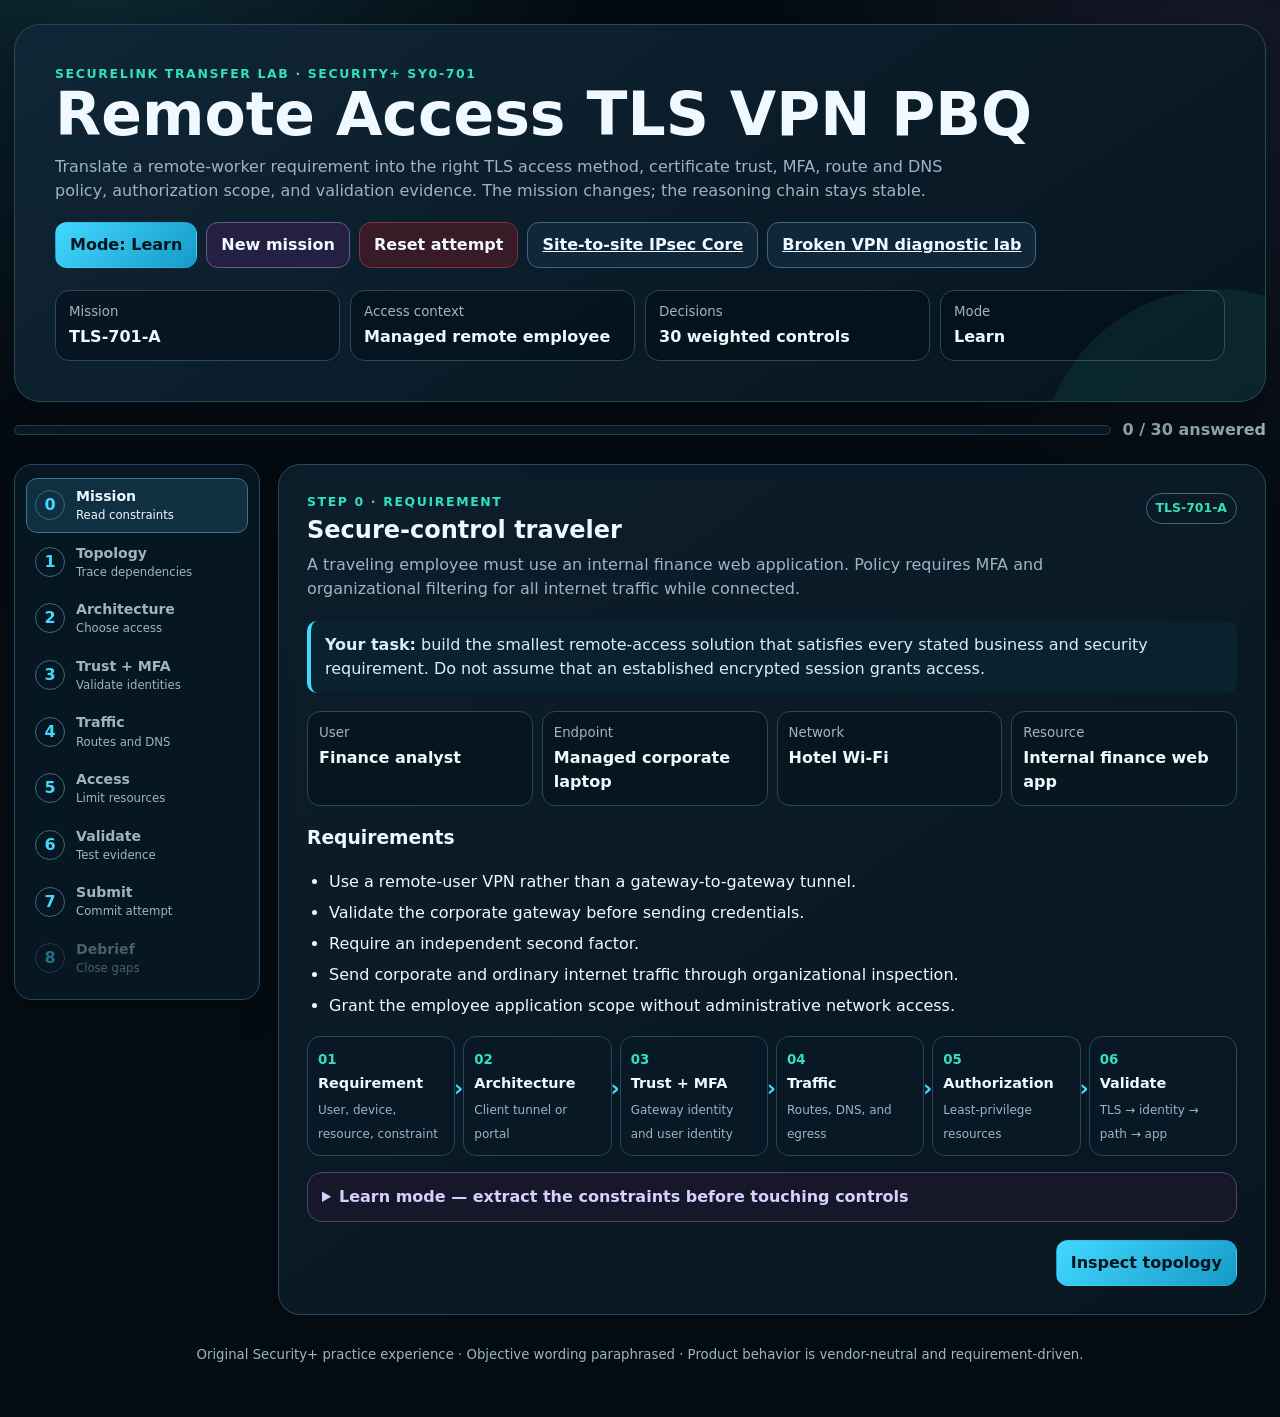
<file: security-plus/vpn-pbq/remote-access.html>
<!doctype html>
<html lang="en">
<head>
  <meta charset="utf-8">
  <meta name="viewport" content="width=device-width, initial-scale=1">
  <meta name="description" content="SecureLink Remote Access is an original CompTIA Security+ SY0-701 TLS VPN PBQ practice lab covering MFA, certificates, full and split tunneling, DNS, routes, and least privilege.">
  <title>SecureLink Remote Access VPN PBQ — Security+ SY0-701</title>
  <style>
    :root {
      color-scheme: dark;
      --bg: #050d14;
      --panel: #0b1a25;
      --panel-2: #102636;
      --panel-3: #07151f;
      --line: #29485b;
      --line-strong: #3d6980;
      --text: #eff9ff;
      --muted: #9db5c3;
      --cyan: #42d8ff;
      --teal: #31e0bd;
      --violet: #b29aff;
      --ok: #46d7a2;
      --warn: #f3c95f;
      --bad: #ff748a;
      --shadow: 0 18px 54px rgba(0, 0, 0, .34);
    }
    * { box-sizing: border-box; }
    html { scroll-behavior: smooth; }
    body {
      margin: 0;
      min-height: 100vh;
      background:
        radial-gradient(circle at 8% -5%, rgba(66, 216, 255, .15), transparent 31rem),
        radial-gradient(circle at 95% 5%, rgba(178, 154, 255, .1), transparent 28rem),
        linear-gradient(180deg, #040b11, var(--bg));
      color: var(--text);
      font-family: Inter, ui-sans-serif, system-ui, -apple-system, BlinkMacSystemFont, "Segoe UI", sans-serif;
      line-height: 1.5;
    }
    button, select, input { font: inherit; }
    button { cursor: pointer; }
    a { color: var(--cyan); }
    h1, h2, h3, p { margin-top: 0; }
    .shell { width: min(1390px, calc(100% - 28px)); margin: 0 auto; padding: 24px 0 52px; }
    .hero {
      position: relative;
      overflow: hidden;
      border: 1px solid var(--line);
      border-radius: 26px;
      padding: clamp(22px, 4vw, 40px);
      background: linear-gradient(145deg, rgba(16, 38, 54, .98), rgba(6, 20, 30, .98));
      box-shadow: var(--shadow);
    }
    .hero::after {
      content: "";
      position: absolute;
      width: 22rem;
      height: 22rem;
      right: -8rem;
      bottom: -15rem;
      border-radius: 50%;
      background: rgba(49, 224, 189, .08);
      pointer-events: none;
    }
    .eyebrow, .screen-kicker { color: var(--teal); font-size: .78rem; font-weight: 850; letter-spacing: .13em; text-transform: uppercase; }
    h1 { margin-bottom: 10px; font-size: clamp(2.1rem, 5vw, 3.75rem); line-height: 1.02; }
    .hero-copy { max-width: 900px; margin: 0; color: var(--muted); }
    .hero-actions { position: relative; z-index: 1; display: flex; flex-wrap: wrap; gap: 9px; margin-top: 19px; }
    .btn {
      display: inline-flex;
      align-items: center;
      justify-content: center;
      min-height: 44px;
      border: 1px solid var(--line-strong);
      border-radius: 12px;
      padding: 10px 14px;
      background: #102739;
      color: var(--text);
      font-weight: 790;
    }
    .btn:hover { border-color: var(--cyan); }
    .btn-primary { border-color: transparent; background: linear-gradient(135deg, var(--cyan), #169ac8); color: #00141d; }
    .btn-violet { background: #251f42; border-color: #665a92; }
    .btn-danger { background: #381b27; border-color: #7a3446; }
    .btn:disabled { cursor: not-allowed; opacity: .42; }
    button:focus-visible, select:focus-visible, input:focus-visible { outline: 3px solid rgba(66, 216, 255, .38); outline-offset: 3px; }
    .meta { display: grid; grid-template-columns: repeat(4, minmax(0, 1fr)); gap: 10px; margin-top: 22px; }
    .meta-card { border: 1px solid var(--line); border-radius: 14px; padding: 11px 13px; background: rgba(3, 14, 22, .55); }
    .meta-card small { display: block; color: var(--muted); }
    .meta-card strong { display: block; margin-top: 3px; overflow-wrap: anywhere; }
    .progress-row { display: grid; grid-template-columns: 1fr auto; align-items: center; gap: 12px; margin: 16px 0 22px; }
    .progress { height: 10px; overflow: hidden; border: 1px solid #244558; border-radius: 999px; background: #0a1b27; }
    .progress > div { width: 0; height: 100%; background: linear-gradient(90deg, var(--cyan), var(--teal)); transition: width .2s ease; }
    .progress-count { color: var(--muted); font-weight: 780; white-space: nowrap; }
    .workspace { display: grid; grid-template-columns: 246px minmax(0, 1fr); gap: 18px; align-items: start; }
    .stepper { position: sticky; top: 14px; border: 1px solid var(--line); border-radius: 18px; padding: 11px; background: rgba(8, 24, 35, .96); box-shadow: 0 10px 34px rgba(0, 0, 0, .22); }
    .step-button {
      width: 100%;
      display: grid;
      grid-template-columns: 32px 1fr;
      gap: 9px;
      align-items: center;
      min-height: 48px;
      margin: 2px 0;
      border: 1px solid transparent;
      border-radius: 11px;
      padding: 7px 8px;
      background: transparent;
      color: var(--muted);
      text-align: left;
    }
    .step-button:hover { background: #102435; color: var(--text); }
    .step-button[aria-current="step"] { border-color: #3b738c; background: #0f3041; color: var(--text); }
    .step-button.complete .step-number { border-color: var(--ok); color: var(--ok); }
    .step-button:disabled { cursor: not-allowed; opacity: .45; }
    .step-number { display: grid; place-items: center; width: 30px; height: 30px; border: 1px solid var(--line-strong); border-radius: 50%; color: var(--cyan); font-weight: 850; }
    .step-label strong, .step-label small { display: block; }
    .step-label strong { font-size: .88rem; }
    .step-label small { color: inherit; font-size: .73rem; }
    .stage { min-width: 0; }
    .screen { display: none; border: 1px solid var(--line); border-radius: 22px; padding: clamp(17px, 3vw, 28px); background: linear-gradient(145deg, rgba(13, 31, 44, .98), rgba(7, 22, 32, .98)); box-shadow: 0 12px 38px rgba(0, 0, 0, .22); }
    .screen.active { display: block; }
    .screen-head { display: flex; justify-content: space-between; align-items: flex-start; gap: 14px; margin-bottom: 20px; }
    .screen-head h2 { margin-bottom: 0; }
    .screen-head p { max-width: 790px; margin: 5px 0 0; color: var(--muted); }
    .screen-badge { flex: 0 0 auto; border: 1px solid #3e6a80; border-radius: 999px; padding: 5px 9px; color: var(--teal); font-size: .78rem; font-weight: 820; }
    .notice { border-left: 4px solid var(--cyan); border-radius: 10px; padding: 12px 14px; background: #0a2230; color: #d8edf8; }
    .notice.warn { border-left-color: var(--warn); background: #2a2212; }
    .notice.bad { border-left-color: var(--bad); background: #321721; }
    .notice.good { border-left-color: var(--ok); background: #0a2a22; }
    .facts { display: grid; grid-template-columns: repeat(4, minmax(0, 1fr)); gap: 9px; margin: 18px 0; }
    .fact { border: 1px solid var(--line); border-radius: 13px; padding: 11px; background: var(--panel-3); }
    .fact small { display: block; color: var(--muted); }
    .fact strong { display: block; margin-top: 3px; }
    .requirements { margin: 14px 0 0; padding-left: 22px; }
    .requirements li { margin: 7px 0; }
    .mental-flow { display: grid; grid-template-columns: repeat(6, minmax(0, 1fr)); gap: 8px; margin-top: 18px; }
    .flow-card { position: relative; min-height: 100px; border: 1px solid var(--line); border-radius: 13px; padding: 10px; background: #081824; }
    .flow-card:not(:last-child)::after { content: "›"; position: absolute; right: -9px; top: 35px; z-index: 2; color: var(--cyan); font-size: 1.4rem; font-weight: 900; }
    .flow-card small { color: var(--teal); font-weight: 850; }
    .flow-card strong { display: block; margin: 2px 0; font-size: .9rem; }
    .flow-card span { color: var(--muted); font-size: .75rem; }
    .topology-frame { overflow-x: auto; border: 1px solid var(--line); border-radius: 17px; background: #06141e; }
    .topology { display: block; width: 100%; min-width: 960px; height: auto; }
    .topology text { fill: var(--text); font-family: inherit; }
    .topology .zone { fill: #081b28; stroke: #294c61; stroke-width: 1.5; stroke-dasharray: 7 6; }
    .topology .zone-label { fill: var(--muted); font-size: 12px; font-weight: 800; letter-spacing: 1.4px; }
    .topology .node { fill: #102b3b; stroke: #477185; stroke-width: 2; }
    .topology .node-bar { fill: #173e51; }
    .topology .sub { fill: var(--muted); font-size: 12px; }
    .topology .micro { fill: #87a6b7; font-size: 10px; }
    .topology .path { fill: none; stroke: #5c7888; stroke-width: 3; marker-end: url(#arrow); }
    .topology .candidate { stroke: var(--violet); stroke-width: 9; stroke-dasharray: 18 11; opacity: .55; }
    .topology .pass { stroke: var(--ok); opacity: .96; animation: route-flow 1.2s linear infinite; }
    .topology .fail { stroke: var(--bad); opacity: .96; }
    @keyframes route-flow { to { stroke-dashoffset: -29; } }
    .topology-legend { display: flex; flex-wrap: wrap; gap: 13px; margin-top: 9px; color: var(--muted); font-size: .82rem; }
    .legend-line { display: inline-block; width: 28px; margin-right: 5px; border-top: 4px solid #5c7888; vertical-align: middle; }
    .legend-line.candidate { border-color: var(--violet); border-top-style: dashed; }
    .legend-line.identity { border-color: var(--teal); }
    .topology-notes { display: grid; grid-template-columns: repeat(3, minmax(0, 1fr)); gap: 9px; margin-top: 13px; }
    .topology-note { border: 1px solid var(--line); border-radius: 12px; padding: 10px; background: #091a26; }
    .topology-note strong { display: block; }
    .topology-note span { color: var(--muted); font-size: .85rem; }
    .form-grid { display: grid; grid-template-columns: repeat(2, minmax(0, 1fr)); gap: 13px; }
    .field { min-width: 0; display: grid; gap: 6px; border: 1px solid transparent; border-radius: 13px; padding: 9px; }
    .field label { font-weight: 790; }
    .field label small { display: block; color: var(--muted); font-weight: 500; }
    select { width: 100%; min-height: 46px; border: 1px solid #396078; border-radius: 11px; padding: 9px 11px; background: #061722; color: var(--text); }
    select:disabled { opacity: .75; }
    .field.correct { border-color: rgba(70, 215, 162, .42); background: rgba(70, 215, 162, .045); }
    .field.incorrect { border-color: rgba(255, 116, 138, .45); background: rgba(255, 116, 138, .05); }
    .field-note { display: none; font-size: .78rem; }
    .submitted .field-note { display: block; }
    .field.correct .field-note { color: #a9f3d5; }
    .field.incorrect .field-note { color: #ffc4cf; }
    .training { margin-top: 16px; border: 1px solid #4b4770; border-radius: 15px; padding: 12px 14px; background: #17172a; }
    .training summary { cursor: pointer; color: #d9ceff; font-weight: 820; }
    .training p { margin: 9px 0 0; color: #c3bddb; }
    .exam-mode:not(.submitted) .training, .exam-mode:not(.submitted) .training-cue { display: none !important; }
    .validation-layout { display: grid; grid-template-columns: minmax(0, 1fr) minmax(300px, .78fr); gap: 16px; align-items: start; }
    .test-console { position: sticky; top: 14px; border: 1px solid var(--line); border-radius: 16px; padding: 14px; background: #06141e; }
    .test-console h3 { margin-bottom: 4px; }
    .test-console p { color: var(--muted); font-size: .85rem; }
    .test-output { min-height: 218px; margin: 12px 0; border: 1px solid #29485a; border-radius: 11px; padding: 12px; background: #030d13; color: #a9bfcc; font: .79rem/1.55 ui-monospace, SFMono-Regular, Menlo, Consolas, monospace; white-space: pre-wrap; }
    .test-output.good { border-color: rgba(70, 215, 162, .65); color: #b8f5dd; }
    .test-output.bad { border-color: rgba(255, 116, 138, .65); color: #ffc5cf; }
    .confidence { display: grid; grid-template-columns: repeat(5, minmax(0, 1fr)); gap: 9px; margin: 18px auto; max-width: 760px; }
    .confidence label { display: grid; place-items: center; gap: 5px; min-height: 78px; border: 1px solid var(--line); border-radius: 13px; background: #081a26; cursor: pointer; }
    .confidence label:has(input:checked) { border-color: var(--cyan); background: #0d3041; }
    .confidence span { font-size: .78rem; color: var(--muted); }
    .submit-panel { text-align: center; border: 1px solid var(--line); border-radius: 18px; padding: clamp(20px, 5vw, 44px); background: #071923; }
    .submit-panel p { color: var(--muted); }
    .submit-meta { display: flex; justify-content: center; flex-wrap: wrap; gap: 10px; margin: 17px 0; }
    .pill { border: 1px solid var(--line); border-radius: 999px; padding: 6px 10px; background: #081a26; color: var(--muted); font-size: .83rem; }
    .results-empty { border: 1px dashed var(--line-strong); border-radius: 16px; padding: 24px; color: var(--muted); text-align: center; }
    .results { display: none; }
    .results.show { display: block; }
    .score-hero { display: grid; grid-template-columns: 150px 1fr; gap: 19px; align-items: center; }
    .score-ring { display: grid; place-items: center; width: 142px; height: 142px; border-radius: 50%; background: conic-gradient(var(--ok) var(--score-angle, 0deg), #183141 0); box-shadow: inset 0 0 0 14px #091923; }
    .score-ring strong { font-size: 2rem; }
    .score-copy p { color: var(--muted); }
    .category-results { display: grid; gap: 10px; margin-top: 20px; }
    .category-row { display: grid; grid-template-columns: minmax(155px, 1fr) 2fr 74px; align-items: center; gap: 10px; }
    .category-row strong { font-size: .88rem; }
    .bar { height: 10px; overflow: hidden; border: 1px solid var(--line); border-radius: 999px; background: #081822; }
    .bar span { display: block; height: 100%; background: linear-gradient(90deg, var(--cyan), var(--teal)); }
    .category-row em { color: var(--muted); font-style: normal; text-align: right; }
    .remediation { display: grid; gap: 9px; margin-top: 20px; }
    .remediation-item { border-left: 4px solid var(--bad); border-radius: 10px; padding: 11px 13px; background: #25141c; }
    .remediation-item.good { border-left-color: var(--ok); background: #0a261e; }
    .remediation-item strong { display: block; }
    .remediation-item span { color: #d8c7cd; font-size: .86rem; }
    .screen-nav { display: flex; justify-content: space-between; gap: 10px; margin-top: 18px; }
    .screen-nav .right { display: flex; gap: 9px; }
    .footer { padding-top: 30px; color: var(--muted); font-size: .83rem; text-align: center; }
    dialog { width: min(470px, calc(100% - 28px)); border: 1px solid var(--line-strong); border-radius: 18px; padding: 0; background: #0b1b27; color: var(--text); box-shadow: var(--shadow); }
    dialog::backdrop { background: rgba(1, 7, 11, .78); backdrop-filter: blur(4px); }
    .dialog-body { padding: 22px; }
    .dialog-body p { color: var(--muted); }
    .dialog-actions { display: flex; justify-content: flex-end; gap: 9px; margin-top: 20px; }
    .sr-only { position: absolute; width: 1px; height: 1px; padding: 0; margin: -1px; overflow: hidden; clip: rect(0, 0, 0, 0); white-space: nowrap; border: 0; }
    @media (max-width: 1100px) {
      .mental-flow { grid-template-columns: repeat(3, minmax(0, 1fr)); }
      .flow-card::after { display: none; }
      .validation-layout { grid-template-columns: 1fr; }
      .test-console { position: static; }
    }
    @media (max-width: 880px) {
      .workspace { grid-template-columns: 1fr; }
      .stepper { position: static; display: flex; overflow-x: auto; padding: 8px; }
      .step-button { flex: 0 0 147px; }
    }
    @media (max-width: 680px) {
      .shell { width: min(100% - 16px, 1390px); padding-top: 8px; }
      .hero, .screen { border-radius: 18px; }
      .meta, .form-grid, .facts, .topology-notes { grid-template-columns: 1fr; }
      .mental-flow { grid-template-columns: repeat(2, minmax(0, 1fr)); }
      .screen-head { align-items: flex-start; flex-direction: column; }
      .confidence { grid-template-columns: 1fr; }
      .confidence label { grid-template-columns: auto 1fr; justify-content: start; min-height: 54px; padding: 10px 14px; }
      .score-hero { grid-template-columns: 1fr; justify-items: center; text-align: center; }
      .category-row { grid-template-columns: 1fr 62px; }
      .category-row .bar { grid-column: 1 / -1; grid-row: 2; }
      .screen-nav { align-items: stretch; flex-direction: column; }
      .screen-nav .right { display: grid; grid-template-columns: 1fr 1fr; }
    }
    @media (prefers-reduced-motion: reduce) {
      html { scroll-behavior: auto; }
      *, *::before, *::after { animation-duration: .01ms !important; animation-iteration-count: 1 !important; transition-duration: .01ms !important; }
    }
  </style>
</head>
<body>
  <main class="shell" id="appShell">
    <header class="hero">
      <div class="eyebrow">SecureLink transfer lab · Security+ SY0-701</div>
      <h1>Remote Access TLS VPN PBQ</h1>
      <p class="hero-copy">Translate a remote-worker requirement into the right TLS access method, certificate trust, MFA, route and DNS policy, authorization scope, and validation evidence. The mission changes; the reasoning chain stays stable.</p>
      <div class="hero-actions">
        <button class="btn btn-primary" id="modeBtn" type="button" aria-pressed="false">Mode: Learn</button>
        <button class="btn btn-violet" id="newBtn" type="button">New mission</button>
        <button class="btn btn-danger" id="resetBtn" type="button">Reset attempt</button>
        <a class="btn" href="./index.html">Site-to-site IPsec Core</a>
        <a class="btn" href="./diagnostic.html">Broken VPN diagnostic lab</a>
      </div>
      <div class="meta" aria-label="Attempt summary">
        <div class="meta-card"><small>Mission</small><strong id="missionMeta">TLS-701-A</strong></div>
        <div class="meta-card"><small>Access context</small><strong id="contextMeta">Remote employee</strong></div>
        <div class="meta-card"><small>Decisions</small><strong>30 weighted controls</strong></div>
        <div class="meta-card"><small>Mode</small><strong id="modeMeta">Learn</strong></div>
      </div>
    </header>

    <div class="progress-row" aria-label="Configuration progress">
      <div class="progress"><div id="progressBar"></div></div>
      <div class="progress-count" id="progressCount">0 / 30 answered</div>
    </div>

    <div class="workspace">
      <nav class="stepper" id="stepper" aria-label="PBQ steps"></nav>
      <section class="stage">
        <article class="screen active" data-screen="0">
          <div class="screen-head">
            <div><div class="screen-kicker">Step 0 · Requirement</div><h2 id="missionTitle">Mission brief</h2><p id="missionTask"></p></div>
            <div class="screen-badge" id="missionId">TLS-701-A</div>
          </div>
          <div class="notice"><strong>Your task:</strong> build the smallest remote-access solution that satisfies every stated business and security requirement. Do not assume that an established encrypted session grants access.</div>
          <div class="facts" id="missionFacts"></div>
          <h3>Requirements</h3>
          <ul class="requirements" id="requirements"></ul>
          <div class="mental-flow" aria-label="Reusable reasoning flow">
            <div class="flow-card"><small>01</small><strong>Requirement</strong><span>User, device, resource, constraint</span></div>
            <div class="flow-card"><small>02</small><strong>Architecture</strong><span>Client tunnel or portal</span></div>
            <div class="flow-card"><small>03</small><strong>Trust + MFA</strong><span>Gateway identity and user identity</span></div>
            <div class="flow-card"><small>04</small><strong>Traffic</strong><span>Routes, DNS, and egress</span></div>
            <div class="flow-card"><small>05</small><strong>Authorization</strong><span>Least-privilege resources</span></div>
            <div class="flow-card"><small>06</small><strong>Validate</strong><span>TLS → identity → path → app</span></div>
          </div>
          <details class="training">
            <summary>Learn mode — extract the constraints before touching controls</summary>
            <p>Underline the scope words: <em>one application</em>, <em>all traffic</em>, <em>only corporate traffic</em>, <em>managed</em>, or <em>unmanaged</em>. Those phrases decide architecture, routing, and authorization.</p>
          </details>
          <div class="screen-nav"><span></span><div class="right"><button class="btn btn-primary next" type="button">Inspect topology</button></div></div>
        </article>

        <article class="screen" data-screen="1">
          <div class="screen-head">
            <div><div class="screen-kicker">Step 1 · Trust boundary</div><h2>Inspect the topology</h2><p>The diagram shows components and candidate paths, not a preselected answer. Use the mission constraints to decide which path should carry which traffic.</p></div>
            <div class="screen-badge">Topology</div>
          </div>
          <div class="topology-frame">
            <svg class="topology" viewBox="0 0 1120 510" role="img" aria-labelledby="topologyTitle topologyDesc">
              <title id="topologyTitle">Remote-access TLS VPN topology</title>
              <desc id="topologyDesc">A remote endpoint crosses an untrusted network to a TLS gateway or portal, then uses identity, DNS, application, and internet services according to the selected policy.</desc>
              <defs><marker id="arrow" viewBox="0 0 10 10" refX="9" refY="5" markerWidth="6" markerHeight="6" orient="auto-start-reverse"><path d="M0 0L10 5L0 10z" fill="#5c7888"/></marker></defs>
              <rect class="zone" x="24" y="52" width="248" height="378" rx="18"/><text class="zone-label" x="44" y="82">REMOTE / UNTRUSTED</text>
              <rect class="zone" x="320" y="52" width="248" height="378" rx="18"/><text class="zone-label" x="340" y="82">SECURITY EDGE</text>
              <rect class="zone" x="616" y="52" width="480" height="378" rx="18"/><text class="zone-label" x="636" y="82">ORGANIZATION / SERVICES</text>
              <path id="candidatePath" class="path candidate" d="M218 215 C310 215 326 215 390 215"/>
              <path id="identityPath" class="path" d="M500 184 C610 150 642 145 700 145"/>
              <path id="dnsPath" class="path" d="M500 218 C620 218 643 255 700 255"/>
              <path id="appPath" class="path" d="M500 255 C620 300 644 365 700 365"/>
              <path id="orgInternetPath" class="path" d="M486 282 C580 425 858 455 945 368"/>
              <path id="localInternetPath" class="path" d="M174 275 C160 390 710 472 945 368"/>
              <g transform="translate(66 157)"><rect class="node" width="152" height="118" rx="15"/><rect class="node-bar" width="152" height="30" rx="15"/><text x="14" y="21" font-size="13" font-weight="800" id="endpointLabel">Remote laptop</text><text class="sub" x="14" y="58" id="endpointSub">Managed device</text><text class="micro" x="14" y="80">Hotel / public network</text><text class="micro" x="14" y="99" id="endpointMechanismLabel">Candidate endpoint</text></g>
              <g transform="translate(365 157)"><rect class="node" width="152" height="132" rx="15"/><rect class="node-bar" width="152" height="30" rx="15"/><text x="14" y="21" font-size="13" font-weight="800" id="gatewayLabel">TLS VPN edge</text><text class="sub" x="14" y="58" id="gatewayHostLabel">vpn.corp.example</text><text class="micro" x="14" y="80">Certificate boundary</text><text class="micro" x="14" y="99">Authentication broker</text><text class="micro" x="14" y="118">Route / proxy policy</text></g>
              <g transform="translate(700 105)"><rect class="node" width="152" height="82" rx="15"/><rect class="node-bar" width="152" height="28" rx="15"/><text x="14" y="20" font-size="13" font-weight="800">Identity + MFA</text><text class="sub" x="14" y="56">Central IdP</text></g>
              <g transform="translate(700 215)"><rect class="node" width="152" height="82" rx="15"/><rect class="node-bar" width="152" height="28" rx="15"/><text x="14" y="20" font-size="13" font-weight="800">Corporate DNS</text><text class="sub" x="14" y="56" id="dnsLabel">Internal resolution</text></g>
              <g transform="translate(700 325)"><rect class="node" width="152" height="82" rx="15"/><rect class="node-bar" width="152" height="28" rx="15"/><text x="14" y="20" font-size="13" font-weight="800">Permitted resource</text><text class="sub" x="14" y="56" id="resourceLabel">Internal web app</text></g>
              <g transform="translate(944 325)"><rect class="node" width="126" height="82" rx="15"/><rect class="node-bar" width="126" height="28" rx="15"/><text x="14" y="20" font-size="13" font-weight="800">Internet</text><text class="sub" x="14" y="56">Public services</text></g>
              <text class="micro" x="270" y="198">Encrypted candidate path</text><text class="micro" x="531" y="136">Identity policy</text><text class="micro" x="540" y="240">Name resolution</text><text class="micro" x="548" y="332">Authorization</text><text class="micro" x="685" y="468">Possible internet egress paths</text>
            </svg>
          </div>
          <div class="topology-legend"><span><i class="legend-line candidate"></i>Candidate encrypted path</span><span><i class="legend-line identity"></i>Identity dependency</span><span><i class="legend-line"></i>Route, DNS, or application path</span></div>
          <div class="topology-notes">
            <div class="topology-note"><strong>Gateway trust</strong><span>Validate hostname, chain, and current TLS before credentials.</span></div>
            <div class="topology-note"><strong>User trust</strong><span>Authenticate the person with independent factors and a central identity source.</span></div>
            <div class="topology-note"><strong>Resource trust</strong><span>Authorize only what the mission requires, then verify actual data.</span></div>
          </div>
          <details class="training"><summary>Learn mode — three identities exist here</summary><p>The certificate identifies the gateway. MFA identifies the user. Authorization decides which resource that authenticated user may reach. Do not merge these into one control.</p></details>
          <div class="screen-nav"><button class="btn back" type="button">Back</button><div class="right"><button class="btn btn-primary next" type="button">Choose architecture</button></div></div>
        </article>

        <article class="screen" data-screen="2">
          <div class="screen-head"><div><div class="screen-kicker">Step 2 · Access design</div><h2>Choose the architecture</h2><p>Match the connection and endpoint mechanism to the requested scope. Four decisions are scored.</p></div><div class="screen-badge">20 points</div></div>
          <div class="form-grid" id="architectureFields"></div>
          <details class="training"><summary>Learn mode — client-based versus clientless</summary><p>A client-based tunnel can provide routed network access. A clientless portal proxies supported applications through a browser and is useful when the scope is deliberately narrow.</p></details>
          <div class="screen-nav"><button class="btn back" type="button">Back</button><div class="right"><button class="btn btn-primary next" type="button">Configure trust</button></div></div>
        </article>

        <article class="screen" data-screen="3">
          <div class="screen-head"><div><div class="screen-kicker">Step 3 · TLS and identity</div><h2>Establish gateway trust and MFA</h2><p>Certificate validation and user authentication solve different problems. Ten decisions are scored across two categories.</p></div><div class="screen-badge">30 points</div></div>
          <h3>TLS and gateway trust</h3>
          <div class="form-grid" id="tlsFields"></div>
          <h3 style="margin-top:22px">Identity and MFA</h3>
          <div class="form-grid" id="identityFields"></div>
          <details class="training"><summary>Learn mode — validate before authenticating</summary><p>A user should not send credentials until the gateway name and certificate chain validate. MFA then authenticates the user; it does not make an untrusted TLS endpoint safe.</p></details>
          <div class="screen-nav"><button class="btn back" type="button">Back</button><div class="right"><button class="btn btn-primary next" type="button">Route traffic</button></div></div>
        </article>

        <article class="screen" data-screen="4">
          <div class="screen-head"><div><div class="screen-kicker">Step 4 · Traffic policy</div><h2>Configure tunnel, routes, DNS, and egress</h2><p>Full and split tunneling are requirement-driven. Seven decisions determine where corporate and ordinary internet traffic travel.</p></div><div class="screen-badge">20 points</div></div>
          <div class="form-grid" id="trafficFields"></div>
          <details class="training"><summary>Learn mode — split tunnel is more than a toggle</summary><p>A valid split design must identify corporate prefixes, protect internal DNS queries, and define local internet breakout. A full tunnel must send both corporate and internet traffic through organizational controls.</p></details>
          <div class="screen-nav"><button class="btn back" type="button">Back</button><div class="right"><button class="btn btn-primary next" type="button">Limit access</button></div></div>
        </article>

        <article class="screen" data-screen="5">
          <div class="screen-head"><div><div class="screen-kicker">Step 5 · Authorization</div><h2>Apply least-privilege access</h2><p>The encrypted session is only a transport. Five decisions control device posture, resources, privilege, and auditability.</p></div><div class="screen-badge">15 points</div></div>
          <div class="form-grid" id="accessFields"></div>
          <details class="training"><summary>Learn mode — tunnel up does not mean data allowed</summary><p>Authentication answers “who are you?” Authorization answers “what may you use?” Test the requested application and the deny boundary, not only the VPN status icon.</p></details>
          <div class="screen-nav"><button class="btn back" type="button">Back</button><div class="right"><button class="btn btn-primary next" type="button">Validate design</button></div></div>
        </article>

        <article class="screen" data-screen="6">
          <div class="screen-head"><div><div class="screen-kicker">Step 6 · Evidence</div><h2>Validate in dependency order</h2><p>Choose the strongest evidence, then run the connection test. The engine stops at the first failed dependency.</p></div><div class="screen-badge">15 points</div></div>
          <div class="validation-layout">
            <div class="form-grid" id="validationFields"></div>
            <aside class="test-console" aria-label="Connection test console">
              <h3>Connection test</h3>
              <p>Operational output reflects your current configuration. Learn mode adds remediation; Exam mode shows evidence only before submission.</p>
              <button class="btn btn-violet" id="runTestBtn" type="button">Run layered test</button>
              <pre class="test-output" id="testOutput" aria-live="polite">No test run.

Sequence: TLS → identity → route/DNS → authorization → data</pre>
            </aside>
          </div>
          <div class="screen-nav"><button class="btn back" type="button">Back</button><div class="right"><button class="btn btn-primary next" type="button">Review and submit</button></div></div>
        </article>

        <article class="screen" data-screen="7">
          <div class="screen-head"><div><div class="screen-kicker">Step 7 · Commitment</div><h2>Record confidence, then submit</h2><p>Confidence is not scored. It helps separate knowledge gaps from execution slips during review.</p></div><div class="screen-badge">Submission</div></div>
          <div class="submit-panel">
            <h3>How confident are you in this design?</h3>
            <fieldset style="border:0;padding:0;margin:0"><legend class="sr-only">Confidence from one to five</legend><div class="confidence">
              <label><input type="radio" name="confidence" value="1"><strong>1</strong><span>Guessing</span></label>
              <label><input type="radio" name="confidence" value="2"><strong>2</strong><span>Uncertain</span></label>
              <label><input type="radio" name="confidence" value="3"><strong>3</strong><span>Mixed</span></label>
              <label><input type="radio" name="confidence" value="4"><strong>4</strong><span>Confident</span></label>
              <label><input type="radio" name="confidence" value="5"><strong>5</strong><span>Exam ready</span></label>
            </div></fieldset>
            <div class="submit-meta"><span class="pill" id="submitAnswered">0 of 30 answered</span><span class="pill" id="submitConfidence">Confidence not recorded</span><span class="pill">100 weighted points</span></div>
            <p id="submitMessage">Unanswered controls receive no credit. You can still submit when ready.</p>
            <button class="btn btn-primary" id="submitBtn" type="button">Lock and score attempt</button>
          </div>
          <div class="screen-nav"><button class="btn back" type="button">Back</button><span></span></div>
        </article>

        <article class="screen" data-screen="8">
          <div class="screen-head"><div><div class="screen-kicker">Step 8 · Debrief</div><h2>Performance and remediation</h2><p>Review the weighted result, the first operational failure, and every control that needs correction.</p></div><div class="screen-badge">Results</div></div>
          <div class="results-empty" id="resultsEmpty">Submit the attempt to unlock the debrief.</div>
          <div class="results" id="results" aria-live="polite">
            <div class="score-hero">
              <div class="score-ring" id="scoreRing"><strong id="scoreValue">0</strong></div>
              <div class="score-copy"><h3 id="scoreTitle">Attempt scored</h3><p id="scoreSummary"></p><div class="submit-meta" style="justify-content:flex-start"><span class="pill" id="resultConfidence"></span><span class="pill" id="resultDiagnostic"></span></div></div>
            </div>
            <div class="category-results" id="categoryResults"></div>
            <div class="remediation" id="remediation"></div>
          </div>
          <div class="screen-nav"><button class="btn back" type="button">Back</button><div class="right"><button class="btn btn-violet" id="retryBtn" type="button">Retry this mission</button><button class="btn btn-primary" id="nextMissionBtn" type="button">Next mission</button></div></div>
        </article>
      </section>
    </div>

    <footer class="footer">Original Security+ practice experience · Objective wording paraphrased · Product behavior is vendor-neutral and requirement-driven.</footer>
  </main>

  <dialog id="resetDialog" aria-labelledby="resetTitle">
    <div class="dialog-body">
      <h2 id="resetTitle">Reset this attempt?</h2>
      <p>Your selections, test output, confidence, and score for this mission will be cleared. The mission itself will stay the same.</p>
      <div class="dialog-actions"><button class="btn" id="cancelResetBtn" type="button">Keep working</button><button class="btn btn-danger" id="confirmResetBtn" type="button">Reset attempt</button></div>
    </div>
  </dialog>

  <script>
    window.TLS_VPN_MODEL = (() => {
      const categories = {
        architecture: { label: "Architecture fit", weight: 20 },
        tls: { label: "TLS and gateway trust", weight: 15 },
        identity: { label: "Identity and MFA", weight: 15 },
        traffic: { label: "Tunnel, route, and DNS policy", weight: 20 },
        access: { label: "Access scope", weight: 15 },
        validation: { label: "Validation evidence", weight: 15 }
      };

      const fields = {
        accessMethod: { category: "architecture", label: "Access method", help: "Choose the remote access technology.", options: [["client_tls", "Client-based TLS VPN"], ["clientless_portal", "Clientless TLS portal"], ["site_ipsec", "Site-to-site IPsec tunnel"], ["direct_public", "Publish the internal service directly"]] },
        connectionModel: { category: "architecture", label: "Connection model", help: "Identify the communicating parties.", options: [["remote_user", "Remote user to organization"], ["site_to_site", "Gateway to gateway"], ["peer_to_peer", "Remote device to remote device"]] },
        endpointMechanism: { category: "architecture", label: "Endpoint mechanism", help: "Choose what creates the protected session.", options: [["installed_client", "Installed VPN client"], ["browser_only", "Standards-based web browser"], ["gateway_appliance", "Branch gateway appliance"]] },
        sessionBoundary: { category: "architecture", label: "Session boundary", help: "Decide whether the user receives routed access or an application proxy.", options: [["network_tunnel", "Routed network tunnel"], ["application_proxy", "Per-application proxy session"], ["public_publish", "Unauthenticated public exposure"]] },

        tlsVersion: { category: "tls", label: "TLS baseline", help: "Choose a current protocol baseline.", options: [["tls13", "TLS 1.3"], ["tls12_legacy", "Legacy-only TLS 1.2 profile"], ["tls10", "TLS 1.0 compatibility"]] },
        gatewayName: { category: "tls", label: "Client connection hostname", help: "The user connects to this gateway name.", options: [["vpn.corp.example", "vpn.corp.example"], ["access.corp.example", "access.corp.example"], ["10.20.30.40", "10.20.30.40"], ["ignore_name", "Any responding endpoint"]] },
        certificateName: { category: "tls", label: "Certificate identity", help: "The certificate must cover the connection hostname.", options: [["vpn.corp.example", "SAN: vpn.corp.example"], ["access.corp.example", "SAN: access.corp.example"], ["wildcard_external", "SAN: *.external.example"], ["self_ip", "CN: 10.20.30.40"]] },
        certificateTrust: { category: "tls", label: "Certificate trust", help: "Choose how the issuing chain is validated.", options: [["trusted_public_ca", "Trusted public CA chain"], ["self_signed", "Untrusted self-signed certificate"], ["bypass_warning", "Bypass certificate warnings"]] },
        transport: { category: "tls", label: "Typical edge transport", help: "Choose the mission's firewall-friendly TLS listener.", options: [["tcp443", "TCP 443"], ["udp500", "UDP 500"], ["gre47", "GRE protocol 47"]] },

        authPrimary: { category: "identity", label: "Primary factor", help: "Choose the first user-authentication factor.", options: [["password", "Individual password"], ["security_question", "Security question"], ["shared_account", "Shared team credential"]] },
        authSecond: { category: "identity", label: "Independent second factor", help: "Select a separate factor type.", options: [["authenticator_otp", "Authenticator app OTP"], ["none", "No second factor"], ["email_only", "Password sent again by email"]] },
        identitySource: { category: "identity", label: "Identity source", help: "Choose where user lifecycle and policy are managed.", options: [["central_idp", "Central identity provider"], ["local_gateway_users", "Local gateway-only accounts"], ["shared_vendor_login", "Shared contractor account"]] },
        authOrder: { category: "identity", label: "Safe authentication order", help: "Choose the order that protects credentials.", options: [["validate_tls_then_mfa", "Validate TLS gateway, then perform MFA"], ["password_then_ignore_cert", "Send password, then ignore certificate warning"], ["mfa_without_tls", "Perform MFA before establishing TLS"]] },
        sessionControl: { category: "identity", label: "Session control", help: "Match session assurance to the user and scope.", options: [["step_up_sensitive", "Step-up reauthentication for sensitive action"], ["standard_remote", "Standard managed-user remote session"], ["short_portal", "Short, application-bound contractor session"], ["never_expire", "Session never expires"]] },

        tunnelPolicy: { category: "traffic", label: "Traffic policy", help: "Choose full, split, or portal-only behavior.", options: [["full", "Full tunnel"], ["split", "Split tunnel"], ["portal_only", "Portal-only application flow"]] },
        corporateRoutes: { category: "traffic", label: "Corporate route scope", help: "Select the routes installed on the endpoint.", options: [["all_traffic", "Default route and corporate prefixes"], ["corporate_prefixes", "Named corporate prefixes only"], ["no_client_routes", "No client network routes; portal proxies the app"]] },
        dnsResolver: { category: "traffic", label: "DNS policy", help: "Define how internal names are resolved.", options: [["corporate_all", "Corporate DNS for all queries"], ["split_corporate", "Corporate DNS for internal domains"], ["portal_side", "Portal resolves the application server-side"], ["local_only", "Local public DNS for every query"]] },
        internetPath: { category: "traffic", label: "Ordinary internet egress", help: "Choose the path for non-corporate internet traffic.", options: [["org_egress", "Through organizational filtering"], ["local_breakout", "Direct through the local connection"], ["browser_direct", "Browser stays local; only portal requests proxy inward"]] },
        localLan: { category: "traffic", label: "Local LAN access", help: "Decide whether nearby untrusted devices remain reachable.", options: [["block", "Block local LAN while connected"], ["allow", "Allow all local LAN access"], ["no_client_tunnel", "No network tunnel exists on the endpoint"]] },
        dnsLeak: { category: "traffic", label: "DNS leak control", help: "Protect the names covered by the selected access model.", options: [["block_all", "Block non-corporate DNS while full tunnel is active"], ["protect_corp_names", "Force corporate domains to corporate DNS"], ["portal_resolves", "Resolve the protected app only at the portal"], ["ignore", "Do not define DNS handling"]] },
        routeVerification: { category: "traffic", label: "Route verification", help: "Choose evidence that the intended path was installed.", options: [["verify_route_dns", "Inspect route table and DNS policy"], ["verify_icon_only", "Trust the connected icon only"], ["skip_route_checks", "Skip path validation"]] },

        authorizationScope: { category: "access", label: "Authorized scope", help: "Grant only the resources stated in the mission.", options: [["employee_web_app", "Employee web application group"], ["two_named_resources", "Two named corporate resources"], ["single_proxy_app", "One proxied HTTPS application"], ["full_internal_network", "All internal RFC1918 networks"], ["administrator", "Administrator network access"]] },
        devicePosture: { category: "access", label: "Device posture policy", help: "Match trust to the managed or unmanaged endpoint.", options: [["managed_required", "Require managed, compliant device"], ["risk_based_unmanaged", "Permit isolated browser access on unmanaged device"], ["ignore_posture", "Ignore endpoint posture"]] },
        resourceRule: { category: "access", label: "Resource rule", help: "Choose the narrowest allow rule.", options: [["named_only", "Allow named resources only; deny others"], ["allow_rfc1918", "Allow every private network"], ["allow_any", "Allow any destination"]] },
        privilegedAccess: { category: "access", label: "Privileged access", help: "Decide whether remote administration is part of this mission.", options: [["deny", "Deny administrative services"], ["allow_admin", "Allow domain administration"], ["shared_admin", "Use a shared administrator account"]] },
        sessionLogging: { category: "access", label: "Audit evidence", help: "Choose logs that prove both identity and resource use.", options: [["auth_and_resource", "Log authentication, policy, and resource access"], ["auth_only", "Log authentication only"], ["none", "Disable remote-access logging"]] },

        evidenceOrder: { category: "validation", label: "Validation order", help: "Choose the dependency sequence.", options: [["tls_identity_route_access", "TLS → identity → route/DNS → authorization → data"], ["access_then_tls", "Application → TLS → identity"], ["ping_only", "Ping once and stop"]] },
        firstTest: { category: "validation", label: "First verification", help: "Start at the earliest dependency.", options: [["gateway_tls_and_name", "Verify gateway reachability, TLS, and certificate name"], ["ping_internal_app", "Ping the internal application"], ["disable_security", "Disable security controls and retry"]] },
        successProof: { category: "validation", label: "Mission success evidence", help: "Choose evidence that proves the required traffic behavior.", options: [["internal_app_and_org_egress", "Internal app works and public egress is organizational"], ["corporate_routes_and_local_egress", "Corporate routes use VPN and public egress stays local"], ["portal_app_and_no_internal_routes", "Portal app works and no internal client routes exist"], ["icon_green", "VPN icon is green"]] },
        failureLayer: { category: "validation", label: "Tunnel up, application denied", help: "Identify the most likely remaining control layer.", options: [["authorization", "Authorization / resource policy"], ["encryption", "TLS encryption"], ["transport", "Internet transport"]] }
      };

      const scenarios = [
        {
          id: "TLS-701-A",
          title: "Secure-control traveler",
          context: "Managed remote employee",
          user: "Finance analyst",
          device: "Managed corporate laptop",
          network: "Hotel Wi-Fi",
          resource: "Internal finance web app",
          gateway: "vpn.corp.example",
          task: "A traveling employee must use an internal finance web application. Policy requires MFA and organizational filtering for all internet traffic while connected.",
          requirements: ["Use a remote-user VPN rather than a gateway-to-gateway tunnel.", "Validate the corporate gateway before sending credentials.", "Require an independent second factor.", "Send corporate and ordinary internet traffic through organizational inspection.", "Grant the employee application scope without administrative network access."],
          topology: { endpoint: "Finance laptop", endpointSub: "Managed + compliant", gateway: "Client TLS gateway", mechanism: "Installed client candidate", dns: "All queries via corp DNS", resource: "Finance web app" },
          answers: {
            accessMethod: "client_tls", connectionModel: "remote_user", endpointMechanism: "installed_client", sessionBoundary: "network_tunnel",
            tlsVersion: "tls13", gatewayName: "vpn.corp.example", certificateName: "vpn.corp.example", certificateTrust: "trusted_public_ca", transport: "tcp443",
            authPrimary: "password", authSecond: "authenticator_otp", identitySource: "central_idp", authOrder: "validate_tls_then_mfa", sessionControl: "step_up_sensitive",
            tunnelPolicy: "full", corporateRoutes: "all_traffic", dnsResolver: "corporate_all", internetPath: "org_egress", localLan: "block", dnsLeak: "block_all", routeVerification: "verify_route_dns",
            authorizationScope: "employee_web_app", devicePosture: "managed_required", resourceRule: "named_only", privilegedAccess: "deny", sessionLogging: "auth_and_resource",
            evidenceOrder: "tls_identity_route_access", firstTest: "gateway_tls_and_name", successProof: "internal_app_and_org_egress", failureLayer: "authorization"
          }
        },
        {
          id: "TLS-701-B",
          title: "Bandwidth-sensitive field employee",
          context: "Managed field employee",
          user: "Field engineer",
          device: "Managed engineering laptop",
          network: "Metered mobile hotspot",
          resource: "Asset portal + update repository",
          gateway: "vpn.corp.example",
          task: "A field employee needs two corporate resources over a metered link. Policy permits ordinary internet traffic to stay local to reduce concentrator bandwidth, but internal names and routes must remain protected.",
          requirements: ["Provide routed access from the managed endpoint to two named corporate resources.", "Use trusted TLS and MFA.", "Send only corporate prefixes through the VPN.", "Use corporate DNS for internal domains without leaking those names publicly.", "Allow local internet breakout while denying broad internal access."],
          topology: { endpoint: "Engineering laptop", endpointSub: "Managed + metered", gateway: "Client TLS gateway", mechanism: "Installed client candidate", dns: "Split corporate DNS", resource: "Two named resources" },
          answers: {
            accessMethod: "client_tls", connectionModel: "remote_user", endpointMechanism: "installed_client", sessionBoundary: "network_tunnel",
            tlsVersion: "tls13", gatewayName: "vpn.corp.example", certificateName: "vpn.corp.example", certificateTrust: "trusted_public_ca", transport: "tcp443",
            authPrimary: "password", authSecond: "authenticator_otp", identitySource: "central_idp", authOrder: "validate_tls_then_mfa", sessionControl: "standard_remote",
            tunnelPolicy: "split", corporateRoutes: "corporate_prefixes", dnsResolver: "split_corporate", internetPath: "local_breakout", localLan: "block", dnsLeak: "protect_corp_names", routeVerification: "verify_route_dns",
            authorizationScope: "two_named_resources", devicePosture: "managed_required", resourceRule: "named_only", privilegedAccess: "deny", sessionLogging: "auth_and_resource",
            evidenceOrder: "tls_identity_route_access", firstTest: "gateway_tls_and_name", successProof: "corporate_routes_and_local_egress", failureLayer: "authorization"
          }
        },
        {
          id: "TLS-701-C",
          title: "Application-specific contractor",
          context: "Unmanaged contractor",
          user: "External auditor",
          device: "Unmanaged personal laptop",
          network: "Home internet",
          resource: "One internal audit web app",
          gateway: "access.corp.example",
          task: "A contractor on an unmanaged device may use one internal HTTPS application. The contractor must not receive broad internal routes or administrative access.",
          requirements: ["Use a browser-compatible access method for one web application.", "Validate the portal certificate and require MFA.", "Keep the endpoint outside the routed corporate network.", "Proxy only the approved application and deny unrelated resources.", "Create short, auditable sessions suitable for an unmanaged endpoint."],
          topology: { endpoint: "Contractor browser", endpointSub: "Unmanaged device", gateway: "Clientless TLS portal", mechanism: "Browser session candidate", dns: "Portal-side resolution", resource: "Audit web app only" },
          answers: {
            accessMethod: "clientless_portal", connectionModel: "remote_user", endpointMechanism: "browser_only", sessionBoundary: "application_proxy",
            tlsVersion: "tls13", gatewayName: "access.corp.example", certificateName: "access.corp.example", certificateTrust: "trusted_public_ca", transport: "tcp443",
            authPrimary: "password", authSecond: "authenticator_otp", identitySource: "central_idp", authOrder: "validate_tls_then_mfa", sessionControl: "short_portal",
            tunnelPolicy: "portal_only", corporateRoutes: "no_client_routes", dnsResolver: "portal_side", internetPath: "browser_direct", localLan: "no_client_tunnel", dnsLeak: "portal_resolves", routeVerification: "verify_route_dns",
            authorizationScope: "single_proxy_app", devicePosture: "risk_based_unmanaged", resourceRule: "named_only", privilegedAccess: "deny", sessionLogging: "auth_and_resource",
            evidenceOrder: "tls_identity_route_access", firstTest: "gateway_tls_and_name", successProof: "portal_app_and_no_internal_routes", failureLayer: "authorization"
          }
        }
      ];

      const fieldKeys = Object.keys(fields);
      const scenarioById = id => scenarios.find(scenario => scenario.id === id);

      function grade(scenarioId, answers = {}) {
        const scenario = scenarioById(scenarioId);
        if (!scenario) throw new Error(`Unknown scenario: ${scenarioId}`);
        const categoryResults = {};
        Object.entries(categories).forEach(([key, category]) => {
          const keys = fieldKeys.filter(fieldKey => fields[fieldKey].category === key);
          const correct = keys.filter(fieldKey => answers[fieldKey] === scenario.answers[fieldKey]).length;
          categoryResults[key] = { ...category, correct, total: keys.length, points: Math.round((correct / keys.length) * category.weight) };
        });
        const results = fieldKeys.map(key => ({ key, category: fields[key].category, correct: answers[key] === scenario.answers[key], expected: scenario.answers[key], actual: answers[key] || "" }));
        return {
          score: Object.values(categoryResults).reduce((sum, category) => sum + category.points, 0),
          correct: results.filter(result => result.correct).length,
          answered: results.filter(result => result.actual).length,
          total: results.length,
          categories: categoryResults,
          results
        };
      }

      function diagnose(scenarioId, answers = {}) {
        const scenario = scenarioById(scenarioId);
        if (!scenario) throw new Error(`Unknown scenario: ${scenarioId}`);
        const expected = scenario.answers;
        const configKeys = fieldKeys.filter(key => fields[key].category !== "validation");
        if (configKeys.some(key => !answers[key])) return { code: "CONFIG-INCOMPLETE", layer: "Configuration", observed: "One or more required configuration controls are blank.", action: "Complete the architecture, trust, identity, traffic, and access controls.", next: "Run the layered test again.", ok: false };
        const wrong = keys => keys.some(key => answers[key] !== expected[key]);
        if (wrong(["accessMethod", "connectionModel", "endpointMechanism", "sessionBoundary"])) return { code: "ARCHITECTURE-MISMATCH", layer: "Access architecture", observed: "The endpoint mechanism or session boundary cannot deliver the mission's requested scope.", action: "Reconcile client-based routed access with clientless application proxy access.", next: "Confirm the access method before testing TLS.", ok: false };
        if (wrong(["gatewayName", "certificateName"])) return { code: "TLS-NAME-MISMATCH", layer: "TLS gateway identity", observed: "The connection hostname and certificate identity do not match the required gateway.", action: "Use the mission gateway hostname and a certificate whose SAN covers it.", next: "Repeat hostname and certificate validation.", ok: false };
        if (wrong(["certificateTrust"])) return { code: "TLS-UNTRUSTED", layer: "TLS certificate chain", observed: "The gateway certificate chain is not trusted or warnings are being bypassed.", action: "Present a valid chain to a trusted CA and prohibit warning bypass.", next: "Validate the chain before sending credentials.", ok: false };
        if (wrong(["tlsVersion"])) return { code: "TLS-OBSOLETE", layer: "TLS policy", observed: "The selected TLS baseline does not meet the mission's current protocol requirement.", action: "Use the current approved TLS profile.", next: "Renegotiate the TLS session and inspect the negotiated version.", ok: false };
        if (wrong(["transport"])) return { code: "TLS-TRANSPORT-BLOCKED", layer: "Edge transport", observed: "The selected transport does not match the TLS listener available for this mission.", action: "Use the stated firewall-friendly TLS listener.", next: "Test gateway reachability and TLS negotiation.", ok: false };
        if (wrong(["authSecond"])) return { code: "MFA-MISSING", layer: "User authentication", observed: "An independent second factor is absent or invalid.", action: "Require the approved independent second factor.", next: "Repeat authentication and confirm both-factor success in the IdP log.", ok: false };
        if (wrong(["authPrimary", "identitySource", "authOrder", "sessionControl"])) return { code: "IDENTITY-POLICY", layer: "Identity policy", observed: "The identity source, factor sequence, or session assurance contradicts the mission.", action: "Use individual centrally managed identity and validate TLS before MFA.", next: "Inspect the IdP and gateway authentication events.", ok: false };
        if (wrong(["tunnelPolicy", "corporateRoutes", "internetPath", "localLan", "routeVerification"])) return { code: "ROUTE-POLICY", layer: "Tunnel and routing", observed: "The selected route, egress, or local-LAN behavior conflicts with the mission requirement.", action: "Rebuild the route policy from the required full, split, or portal-only behavior.", next: "Inspect the endpoint route table and test corporate plus public destinations.", ok: false };
        if (wrong(["dnsResolver", "dnsLeak"])) return { code: "DNS-POLICY", layer: "Name resolution", observed: "Internal DNS queries do not follow the protected resolution path.", action: "Bind internal names to corporate or portal-side resolution as the access model requires.", next: "Resolve the protected hostname and inspect which resolver answered.", ok: false };
        if (wrong(["authorizationScope", "devicePosture", "resourceRule", "privilegedAccess", "sessionLogging"])) return { code: "ACCESS-OVERBROAD", layer: "Authorization", observed: "The session is encrypted and authenticated, but resource or device policy is broader than required.", action: "Restrict access to named resources, deny administrative services, and retain audit evidence.", next: "Test the allowed application and a deliberately disallowed destination.", ok: false };
        return { code: "DATA-PASS", layer: "End-to-end", observed: "TLS trust, MFA, route/DNS behavior, authorization, and application data all validate.", action: "Preserve the configuration and evidence as the approved baseline.", next: "Compare confidence with the scored debrief, then transfer the reasoning to the next mission.", ok: true };
      }

      return { categories, fields, scenarios, fieldKeys, grade, diagnose };
    })();
  </script>

  <script>
    (() => {
      const model = window.TLS_VPN_MODEL;
      const steps = [
        ["Mission", "Read constraints"], ["Topology", "Trace dependencies"], ["Architecture", "Choose access"], ["Trust + MFA", "Validate identities"], ["Traffic", "Routes and DNS"], ["Access", "Limit resources"], ["Validate", "Test evidence"], ["Submit", "Commit attempt"], ["Debrief", "Close gaps"]
      ];
      const groups = {
        architectureFields: ["accessMethod", "connectionModel", "endpointMechanism", "sessionBoundary"],
        tlsFields: ["tlsVersion", "gatewayName", "certificateName", "certificateTrust", "transport"],
        identityFields: ["authPrimary", "authSecond", "identitySource", "authOrder", "sessionControl"],
        trafficFields: ["tunnelPolicy", "corporateRoutes", "dnsResolver", "internetPath", "localLan", "dnsLeak", "routeVerification"],
        accessFields: ["authorizationScope", "devicePosture", "resourceRule", "privilegedAccess", "sessionLogging"],
        validationFields: ["evidenceOrder", "firstTest", "successProof", "failureLayer"]
      };
      const state = { scenarioIndex: 0, screen: 0, answers: {}, mode: "learn", submitted: false, confidence: "", lastDiagnostic: null };
      const shell = document.getElementById("appShell");
      const screens = [...document.querySelectorAll(".screen")];
      const stepper = document.getElementById("stepper");
      const testOutput = document.getElementById("testOutput");
      const resetDialog = document.getElementById("resetDialog");
      const scenario = () => model.scenarios[state.scenarioIndex];

      function escapeHtml(value) {
        return String(value).replace(/[&<>"]/g, character => ({ "&": "&amp;", "<": "&lt;", ">": "&gt;", '"': "&quot;" }[character]));
      }

      function optionLabel(fieldKey, value) {
        return model.fields[fieldKey].options.find(option => option[0] === value)?.[1] || value || "No selection";
      }

      function renderStepper() {
        stepper.innerHTML = steps.map((step, index) => `<button class="step-button${index === state.screen ? "" : ""}" type="button" data-step="${index}" ${index === 8 && !state.submitted ? "disabled" : ""}><span class="step-number">${index}</span><span class="step-label"><strong>${step[0]}</strong><small>${step[1]}</small></span></button>`).join("");
        stepper.querySelectorAll(".step-button").forEach(button => button.addEventListener("click", () => goTo(Number(button.dataset.step))));
        updateStepper();
      }

      function renderFields() {
        Object.entries(groups).forEach(([containerId, keys]) => {
          const container = document.getElementById(containerId);
          container.innerHTML = keys.map(key => {
            const field = model.fields[key];
            const options = field.options.map(option => `<option value="${escapeHtml(option[0])}">${escapeHtml(option[1])}</option>`).join("");
            return `<div class="field" data-field-wrap="${key}"><label for="field-${key}">${escapeHtml(field.label)}<small class="training-cue">${escapeHtml(field.help)}</small></label><select id="field-${key}" data-field="${key}"><option value="">Choose…</option>${options}</select><span class="field-note" aria-live="polite"></span></div>`;
          }).join("");
        });
        document.querySelectorAll("select[data-field]").forEach(select => {
          select.addEventListener("change", event => {
            if (state.submitted) return;
            state.answers[event.target.dataset.field] = event.target.value;
            state.lastDiagnostic = null;
            resetDiagnosticView();
            updateProgress();
          });
        });
      }

      function renderMission() {
        const current = scenario();
        document.getElementById("missionMeta").textContent = current.id;
        document.getElementById("contextMeta").textContent = current.context;
        document.getElementById("missionId").textContent = current.id;
        document.getElementById("missionTitle").textContent = current.title;
        document.getElementById("missionTask").textContent = current.task;
        document.getElementById("missionFacts").innerHTML = [["User", current.user], ["Endpoint", current.device], ["Network", current.network], ["Resource", current.resource]].map(item => `<div class="fact"><small>${escapeHtml(item[0])}</small><strong>${escapeHtml(item[1])}</strong></div>`).join("");
        document.getElementById("requirements").innerHTML = current.requirements.map(requirement => `<li>${escapeHtml(requirement)}</li>`).join("");
        document.getElementById("endpointLabel").textContent = current.topology.endpoint;
        document.getElementById("endpointSub").textContent = current.topology.endpointSub;
        document.getElementById("gatewayLabel").textContent = current.topology.gateway;
        document.getElementById("gatewayHostLabel").textContent = current.gateway;
        document.getElementById("endpointMechanismLabel").textContent = current.topology.mechanism;
        document.getElementById("dnsLabel").textContent = current.topology.dns;
        document.getElementById("resourceLabel").textContent = current.topology.resource;
      }

      function updateStepper() {
        stepper.querySelectorAll(".step-button").forEach((button, index) => {
          if (index === state.screen) button.setAttribute("aria-current", "step"); else button.removeAttribute("aria-current");
          button.classList.toggle("complete", (index < state.screen && index < 7) || (state.submitted && index <= 8));
          if (index === 8) button.disabled = !state.submitted;
        });
      }

      function goTo(index) {
        if (index === 8 && !state.submitted) return;
        state.screen = Math.max(0, Math.min(8, index));
        screens.forEach((screen, screenIndex) => screen.classList.toggle("active", screenIndex === state.screen));
        updateStepper();
        document.querySelector(`.screen[data-screen="${state.screen}"] h2`)?.focus?.();
        window.scrollTo({ top: document.querySelector(".progress-row").offsetTop - 10, behavior: "smooth" });
      }

      function updateProgress() {
        const answered = model.fieldKeys.filter(key => state.answers[key]).length;
        const percent = Math.round((answered / model.fieldKeys.length) * 100);
        document.getElementById("progressBar").style.width = `${percent}%`;
        document.getElementById("progressCount").textContent = `${answered} / ${model.fieldKeys.length} answered`;
        document.getElementById("submitAnswered").textContent = `${answered} of ${model.fieldKeys.length} answered`;
      }

      function updateConfidence() {
        const labels = { "1": "Guessing", "2": "Uncertain", "3": "Mixed", "4": "Confident", "5": "Exam ready" };
        document.getElementById("submitConfidence").textContent = state.confidence ? `Confidence ${state.confidence}/5 · ${labels[state.confidence]}` : "Confidence not recorded";
      }

      function diagnosticText(result) {
        const examBeforeSubmit = state.mode === "exam" && !state.submitted;
        const lines = [`[${result.code}]`, `LAYER: ${result.layer}`, `OBSERVED: ${result.observed}`];
        if (!examBeforeSubmit) lines.push(`ACTION: ${result.action}`, `NEXT: ${result.next}`);
        else lines.push("REMEDIATION: Hidden until submission in Exam mode.");
        return lines.join("\n");
      }

      function resetDiagnosticView() {
        testOutput.className = "test-output";
        testOutput.textContent = "Configuration changed. Run the layered test again.\n\nSequence: TLS → identity → route/DNS → authorization → data";
        document.querySelectorAll(".topology .candidate").forEach(path => path.classList.remove("pass", "fail"));
      }

      function runDiagnostic() {
        state.lastDiagnostic = model.diagnose(scenario().id, state.answers);
        testOutput.textContent = diagnosticText(state.lastDiagnostic);
        testOutput.className = `test-output ${state.lastDiagnostic.ok ? "good" : "bad"}`;
        document.getElementById("candidatePath").classList.toggle("pass", state.lastDiagnostic.ok);
        document.getElementById("candidatePath").classList.toggle("fail", !state.lastDiagnostic.ok);
      }

      function applyFeedback(grade) {
        document.querySelectorAll("select[data-field]").forEach(select => {
          const key = select.dataset.field;
          const correct = grade.results.find(result => result.key === key).correct;
          const wrapper = document.querySelector(`[data-field-wrap="${key}"]`);
          wrapper.classList.toggle("correct", correct);
          wrapper.classList.toggle("incorrect", !correct);
          wrapper.querySelector(".field-note").textContent = correct ? "Correct for this mission." : `Review: ${optionLabel(key, scenario().answers[key])}`;
          select.disabled = true;
        });
      }

      function renderResults(grade, diagnostic) {
        document.getElementById("resultsEmpty").style.display = "none";
        document.getElementById("results").classList.add("show");
        document.getElementById("scoreValue").textContent = grade.score;
        document.getElementById("scoreRing").style.setProperty("--score-angle", `${grade.score * 3.6}deg`);
        document.getElementById("scoreTitle").textContent = grade.score >= 90 ? "Transfer-ready performance" : grade.score >= 75 ? "Strong base; close targeted gaps" : "Rebuild the dependency chain";
        document.getElementById("scoreSummary").textContent = `${grade.correct} of ${grade.total} decisions correct. The operational path ended at ${diagnostic.code}.`;
        document.getElementById("resultConfidence").textContent = state.confidence ? `Confidence ${state.confidence}/5` : "Confidence not recorded";
        document.getElementById("resultDiagnostic").textContent = diagnostic.code;
        document.getElementById("categoryResults").innerHTML = Object.values(grade.categories).map(category => `<div class="category-row"><strong>${escapeHtml(category.label)}</strong><div class="bar"><span style="width:${(category.points / category.weight) * 100}%"></span></div><em>${category.points} / ${category.weight}</em></div>`).join("");
        const misses = grade.results.filter(result => !result.correct);
        const diagnosticCard = `<div class="remediation-item ${diagnostic.ok ? "good" : ""}"><strong>${escapeHtml(diagnostic.code)} · ${escapeHtml(diagnostic.layer)}</strong><span>${escapeHtml(diagnostic.observed)} ${escapeHtml(diagnostic.action)} Next: ${escapeHtml(diagnostic.next)}</span></div>`;
        const missCards = misses.slice(0, 12).map(result => `<div class="remediation-item"><strong>${escapeHtml(model.fields[result.key].label)}</strong><span>Selected: ${escapeHtml(optionLabel(result.key, result.actual))}. Review: ${escapeHtml(optionLabel(result.key, result.expected))}.</span></div>`).join("");
        const remaining = misses.length > 12 ? `<div class="notice warn">${misses.length - 12} additional field corrections are marked directly on their configuration screens.</div>` : "";
        document.getElementById("remediation").innerHTML = diagnosticCard + (missCards || `<div class="remediation-item good"><strong>All scored controls align</strong><span>Explain why the opposite tunnel policy would fail this mission before moving on.</span></div>`) + remaining;
      }

      function submitAttempt() {
        if (state.submitted) return;
        state.submitted = true;
        shell.classList.add("submitted");
        const grade = model.grade(scenario().id, state.answers);
        const diagnostic = model.diagnose(scenario().id, state.answers);
        state.lastDiagnostic = diagnostic;
        applyFeedback(grade);
        renderResults(grade, diagnostic);
        renderStepper();
        goTo(8);
      }

      function clearAttempt({ keepMission = true } = {}) {
        if (!keepMission) state.scenarioIndex = (state.scenarioIndex + 1) % model.scenarios.length;
        state.screen = 0;
        state.answers = {};
        state.submitted = false;
        state.confidence = "";
        state.lastDiagnostic = null;
        shell.classList.remove("submitted");
        document.querySelectorAll("select[data-field]").forEach(select => { select.value = ""; select.disabled = false; });
        document.querySelectorAll(".field").forEach(field => field.classList.remove("correct", "incorrect"));
        document.querySelectorAll(".field-note").forEach(note => { note.textContent = ""; });
        document.querySelectorAll('input[name="confidence"]').forEach(input => { input.checked = false; });
        document.getElementById("resultsEmpty").style.display = "block";
        document.getElementById("results").classList.remove("show");
        renderMission();
        renderStepper();
        updateProgress();
        updateConfidence();
        resetDiagnosticView();
        goTo(0);
      }

      function requestReset() {
        if (typeof resetDialog.showModal === "function") resetDialog.showModal();
        else if (window.confirm("Reset this attempt?")) clearAttempt({ keepMission: true });
      }

      renderFields();
      renderStepper();
      renderMission();
      updateProgress();
      updateConfidence();

      document.querySelectorAll(".next").forEach(button => button.addEventListener("click", () => goTo(state.screen + 1)));
      document.querySelectorAll(".back").forEach(button => button.addEventListener("click", () => goTo(state.screen - 1)));
      document.querySelectorAll('input[name="confidence"]').forEach(input => input.addEventListener("change", event => { state.confidence = event.target.value; updateConfidence(); }));
      document.getElementById("runTestBtn").addEventListener("click", runDiagnostic);
      document.getElementById("submitBtn").addEventListener("click", submitAttempt);
      document.getElementById("resetBtn").addEventListener("click", requestReset);
      document.getElementById("cancelResetBtn").addEventListener("click", () => resetDialog.close());
      document.getElementById("confirmResetBtn").addEventListener("click", () => { resetDialog.close(); clearAttempt({ keepMission: true }); });
      document.getElementById("retryBtn").addEventListener("click", () => clearAttempt({ keepMission: true }));
      document.getElementById("nextMissionBtn").addEventListener("click", () => clearAttempt({ keepMission: false }));
      document.getElementById("newBtn").addEventListener("click", () => clearAttempt({ keepMission: false }));
      document.getElementById("modeBtn").addEventListener("click", event => {
        state.mode = state.mode === "learn" ? "exam" : "learn";
        shell.classList.toggle("exam-mode", state.mode === "exam");
        event.currentTarget.setAttribute("aria-pressed", state.mode === "exam" ? "true" : "false");
        event.currentTarget.textContent = `Mode: ${state.mode === "exam" ? "Exam" : "Learn"}`;
        document.getElementById("modeMeta").textContent = state.mode === "exam" ? "Exam" : "Learn";
        if (state.lastDiagnostic) testOutput.textContent = diagnosticText(state.lastDiagnostic);
      });
    })();
  </script>
</body>
</html>
</file>
<file: networkplus/chapter-03-cabling/style.css>
:root{color-scheme:dark;--bg:#091322;--panel:#101f33;--panel2:#13243a;--line:#284057;--ink:#edf5fc;--muted:#9eb2c6;--mint:#65efd3;--amber:#f2b966;--red:#ff8d95;--green:#a7f59a;--shade:#0c192a;--shadow:0 24px 65px #0003}*{box-sizing:border-box}body{margin:0;background:var(--bg);color:var(--ink);font:16px/1.55 ui-sans-serif,system-ui,-apple-system,Segoe UI,Arial,sans-serif}button,select,input,textarea{font:inherit}button{cursor:pointer;color:inherit}button:disabled{opacity:.48;cursor:default}button:focus-visible,select:focus-visible,input:focus-visible,textarea:focus-visible,a:focus-visible{outline:3px solid var(--amber);outline-offset:3px}a{color:var(--mint)}.skip{position:absolute;left:-10000px;top:0;z-index:200}.skip:focus{left:10px;top:10px;background:#fff;color:#000;padding:10px}.shell{display:grid;grid-template-columns:255px minmax(0,1fr);min-height:100vh;max-width:1700px;margin:auto}.sidebar{border-right:1px solid var(--line);background:#0a1627;padding:27px 17px;display:flex;flex-direction:column;position:sticky;top:0;height:100vh;min-height:690px}.brand{display:flex;gap:11px;align-items:center;text-decoration:none;color:var(--ink);padding:5px 8px 28px}.brand-icon{display:grid;place-items:center;background:var(--mint);color:#071725;font-size:32px;font-weight:800;width:44px;height:44px;border-radius:12px}.brand b{font-size:16px;letter-spacing:.7px}.mint,.hero h1 span{color:var(--mint)}.brand small{display:block;color:var(--muted);font-size:9px;letter-spacing:1px}.chapter-id{display:flex;justify-content:space-between;align-items:center;color:var(--mint);font-size:11px;letter-spacing:1.6px;font-weight:700;padding:13px 10px 0}.pill{background:#203c40;color:var(--mint);border-radius:16px;padding:3px 9px;font-size:10px}.side-title{font-size:24px;margin:7px 10px 0;letter-spacing:.7px}.side-sub{color:var(--muted);font-size:13px;margin:0 10px 25px}.nav{display:grid;gap:7px}.nav button{text-align:left;display:flex;align-items:center;gap:13px;background:transparent;border:1px solid transparent;border-radius:9px;padding:13px 10px;font-size:13px;color:#bdcfe0}.nav button:hover{background:#162a40}.nav button.active{background:#183934;border-color:#335f5a;color:var(--mint);font-weight:750}.nav-ico{display:grid;place-items:center;width:23px;font-size:22px;line-height:1}.sidebar-foot{margin-top:auto;border-top:1px solid var(--line);padding:20px 9px 2px}.smallcaps,.eyebrow{font-size:11px;letter-spacing:2px;color:var(--mint);font-weight:850}.sidebar-foot p{color:var(--muted);font-size:12px}.mini-progress{height:6px;margin-top:13px;border-radius:4px;background:#223146;overflow:hidden}.mini-progress span{display:block;width:0;height:100%;background:var(--mint);transition:width .2s}.subtle-button{background:transparent;border:none;text-decoration:underline;color:var(--muted);font-size:11px;padding:5px 0}.content{min-width:0}.topbar{display:flex;align-items:center;justify-content:space-between;padding:20px 42px;border-bottom:1px solid var(--line);font-size:12px;letter-spacing:1px}.crumb{color:var(--muted)}.top-right{display:flex;gap:10px}.tag{border:1px solid #334b64;color:#bfcfe2;border-radius:24px;padding:4px 11px;font-size:10px}.tag.accent{border-color:#376e63;color:var(--mint)}main{padding:34px 42px 80px;max-width:1330px;margin:auto}.page{display:none}.page.active{display:block}.hero{display:grid;grid-template-columns:1.16fr .84fr;gap:16px;align-items:center;padding:30px 35px;background:linear-gradient(115deg,#152e44 0%,#102539 58%,#14383d 100%);border:1px solid #385267;border-radius:18px;min-height:390px;overflow:hidden}.hero h1{font-size:clamp(31px,4vw,55px);line-height:1.13;letter-spacing:-2px;margin:16px 0}.hero p{font-size:15px;color:#bfcfe0;max-width:500px;line-height:1.7}.actions{display:flex;gap:12px;flex-wrap:wrap;margin-top:27px}.primary,.secondary,.action,.choice{border-radius:9px;padding:12px 18px;border:1px solid #476479;font-weight:700;transition:background .1s}.primary{background:var(--mint);color:#061f21;border-color:var(--mint)}.primary:hover{background:#b5faec}.secondary,.action{background:#1b324a}.secondary:hover,.action:hover{background:#294962}.hero-micro{font-size:11px;color:#aac6c6;margin-top:23px}.hero-visual{min-width:0}.hero-visual svg{width:100%;max-height:330px;filter:drop-shadow(0 24px 20px #0006)}.section-line{display:flex;align-items:end;justify-content:space-between;gap:15px;margin:35px 0 16px}.section-line h2{font-size:19px;margin:0}.section-line p{font-size:12px;color:var(--muted);margin:0}.module-grid{display:grid;grid-template-columns:repeat(3,minmax(0,1fr));gap:12px}.module{border:1px solid #2c455a;background:#112136;border-radius:13px;padding:21px;text-align:left;min-height:216px;display:flex;flex-direction:column;align-items:flex-start;gap:11px}.module:hover{border-color:var(--mint);background:#163149;transform:translateY(-1px)}.module-n{font-size:10px;color:var(--mint);letter-spacing:1px;font-weight:750}.module-icon{font-size:27px;color:var(--amber);height:32px;line-height:1}.module strong{font-size:17px}.module>span:nth-last-child(2){font-size:12px;color:#b1c1d2;line-height:1.6}.module em{font-size:10px;font-style:normal;color:var(--mint);font-weight:850;letter-spacing:1px;margin-top:auto}.bottom-strip{display:grid;grid-template-columns:repeat(4,1fr);background:#112239;border:1px solid #27435b;border-radius:12px;margin-top:16px;padding:20px 10px}.bottom-strip>div{padding:0 22px;border-right:1px solid var(--line)}.bottom-strip>div:last-child{border:0}.bottom-strip strong{display:block;color:var(--mint);font-size:25px}.bottom-strip small{color:var(--muted);font-size:11px}.page-head{margin:8px 0 25px}.page-head h1{font-size:clamp(29px,3vw,42px);letter-spacing:-1px;margin:9px 0}.page-head p{color:var(--muted);max-width:850px;margin:0}.grid-2{display:grid;grid-template-columns:repeat(2,minmax(0,1fr));gap:15px}.grid-3{display:grid;grid-template-columns:repeat(3,minmax(0,1fr));gap:12px}.panel{background:var(--panel);border:1px solid var(--line);border-radius:14px;padding:20px;min-width:0}.panel h2,.panel h3{margin-top:0}.panel p{color:var(--muted)}.panel-title{display:flex;align-items:center;justify-content:space-between;gap:8px;margin-bottom:16px}.panel-title h2{font-size:17px;margin:0}.tabs,.pills{display:flex;flex-wrap:wrap;gap:8px;margin-bottom:17px}.tab,.chip{background:#152d42;border:1px solid #385269;border-radius:9px;padding:9px 13px;font-size:12px}.tab.active,.chip.selected{background:#1e493f;color:var(--mint);border-color:var(--mint)}.muted{color:var(--muted)}.tiny{font-size:12px}.visual-stage{background:radial-gradient(circle at 50% 20%,#1d3c51,#0c1b2c 76%);border:1px solid #2a4c60;border-radius:12px;padding:18px;display:grid;place-items:center;min-height:245px}.visual-stage svg{width:100%;max-width:700px;height:auto}.visual-stage.slim{min-height:180px}.fact-list{display:grid;gap:12px;margin-top:15px}.fact{border-left:3px solid var(--mint);padding:2px 0 2px 12px;font-size:14px}.fact b{display:block;color:var(--ink)}.fact span{color:var(--muted)}.exam-tip{background:#322b23;border:1px solid #80633e;border-radius:9px;padding:12px 15px;color:#f2d4a6;font-size:13px;margin-top:17px}.connector-grid{display:grid;grid-template-columns:repeat(4,minmax(0,1fr));gap:10px;margin:12px 0 20px}.connector-card{background:#14283b;border:1px solid #345069;border-radius:12px;padding:10px;text-align:left;min-height:151px}.connector-card.selected{border-color:var(--mint);background:#1a3b40}.connector-card svg{width:100%;height:83px}.connector-card b{display:block;font-size:13px}.connector-card small{color:var(--muted);font-size:11px}.notice{padding:14px 18px;background:#16342f;color:#b5f5e4;border:1px solid #32645c;border-radius:10px;margin-top:12px;font-size:13px}.wire-layout{display:grid;grid-template-columns:minmax(0,1.4fr) minmax(280px,.6fr);gap:15px}.wire-head{display:flex;align-items:center;justify-content:space-between;gap:10px;flex-wrap:wrap}.pin-grid{display:grid;grid-template-columns:repeat(8,minmax(0,1fr));gap:5px;padding:10px 0 4px}.pin{min-height:157px;display:flex;flex-direction:column;align-items:center;justify-content:space-between;gap:9px;padding:11px 3px;background:#15273a;border:1px solid #4d6575;border-radius:7px;font-size:11px}.pin .pin-num{font-weight:800;color:#bed0dd}.pin .pin-wire{height:88px;width:min(100%,29px);border:1px solid #65717b;border-radius:4px;background:var(--wire,#243b4f);box-shadow:inset 0 4px #ffffff19}.pin.wrong{outline:2px solid var(--red)}.pin.right{outline:2px solid var(--green)}.pin.selected{outline:2px solid var(--amber)}.color-palette{display:grid;grid-template-columns:repeat(4,minmax(0,1fr));gap:7px}.swatch{border:1px solid #587181;border-radius:8px;background:#162c40;padding:9px 5px;font-size:11px;display:grid;justify-items:center;gap:6px}.swatch.selected{outline:2px solid var(--mint);border-color:var(--mint)}.swatch i{display:block;width:21px;height:21px;background:var(--wire);border-radius:4px;border:1px solid #72808c}.feedback{border-radius:10px;padding:14px;margin-top:14px;border:1px solid #557486;background:#1a3044}.feedback.ok{background:#133c35;border-color:#428a72}.feedback.bad{background:#402d35;border-color:#9c5361}.feedback b{display:block;margin-bottom:4px}.feedback p{margin:4px 0;color:#e2eaf2}.callout{background:#172e42;border-left:3px solid var(--amber);padding:11px 15px;font-size:13px;color:#bed0e1;margin-top:16px}.choice-list{display:grid;gap:9px;margin-top:15px}.choice{text-align:left;font-size:14px;font-weight:500;background:#162c41;min-height:52px;display:flex;align-items:center;gap:12px}.choice:hover:not(:disabled){border-color:var(--mint);background:#214057}.choice.chosen{border-color:var(--mint);background:#21433b}.choice.correct{border-color:var(--green)}.choice.wrong{border-color:var(--red)}.choice .letter{display:inline-grid;place-items:center;flex:none;width:26px;height:26px;border-radius:7px;background:#2e4960;color:#e8f2ff;font-weight:800}.select-row{display:flex;gap:12px;align-items:end;flex-wrap:wrap;margin-top:14px}.form-field{display:grid;gap:5px;flex:1;min-width:175px;font-size:12px;color:var(--muted)}select,textarea{background:#172c40;border:1px solid #527085;color:var(--ink);border-radius:8px;padding:11px;width:100%}textarea{min-height:85px;resize:vertical}.steps{display:flex;gap:9px;flex-wrap:wrap;margin:15px 0}.step{padding:6px 9px;border:1px solid #466177;border-radius:7px;font-size:11px;color:#a9c0cf}.step.active{background:#254b43;border-color:var(--mint);color:var(--mint)}.kicker{font-size:12px;color:var(--mint);font-weight:800;letter-spacing:1px}.scenario-title{font-size:23px;line-height:1.3;margin:9px 0}.scenario-description{color:#d0dcea!important;font-size:15px}.data-table{width:100%;border-collapse:collapse;font-size:13px}.data-table td,.data-table th{padding:10px;border-bottom:1px solid #2b4457;text-align:left}.data-table th{color:var(--muted);font-weight:600}.data-table td:last-child{text-align:right}.data-table strong{color:var(--mint)}.quiz-wrap{max-width:920px}.quiz-toolbar{display:flex;align-items:center;justify-content:space-between;gap:10px;flex-wrap:wrap;margin-bottom:16px}.quiz-progress{height:7px;background:#233c51;border-radius:8px;overflow:hidden;margin-bottom:20px}.quiz-progress span{display:block;background:var(--mint);height:100%;transition:width .15s}.reason-block{margin-top:14px;padding:14px;border:1px solid #425f74;border-radius:10px;background:#14293d}.reason-block h3{font-size:14px;margin:0 0 5px}.reason-block p{margin:4px 0;font-size:13px;color:#bbcede}.summary-score{font-size:60px;color:var(--mint);font-weight:850;line-height:1.1}.review-item{margin:13px 0;padding:15px;background:#152b3f;border:1px solid #344e63;border-radius:11px}.review-item h4{margin:0 0 8px}.review-item p{font-size:13px;color:var(--muted)}.map-layout{display:grid;grid-template-columns:repeat(3,minmax(0,1fr));gap:12px}.map-node{padding:18px;background:#132d3d;border:1px solid #35657a;border-radius:13px}.map-node b{color:var(--mint);display:block;font-size:15px}.map-node p{font-size:12px;color:#b9cbd9}.map-arrow{text-align:center;color:var(--amber);font-size:21px;padding:6px}.flow-diagram{border-radius:12px;background:#11273b;border:1px solid #34556b;padding:20px;margin:16px 0}.flow-diagram svg{display:block;width:100%;height:auto}.final-actions{display:flex;gap:10px;flex-wrap:wrap;margin-top:16px}.reference-list{font-size:13px;color:var(--muted)}.reference-list a{word-break:break-word}.toast{position:fixed;right:20px;bottom:16px;max-width:330px;background:#1e554b;color:#effffb;padding:11px 16px;box-shadow:var(--shadow);border-radius:9px;opacity:0;pointer-events:none;transition:opacity .15s;z-index:10}.toast.show{opacity:1}footer{padding:18px 42px 40px;color:#738a9f;font-size:11px}.sr{position:absolute;left:-10000px}.underlined{text-decoration:underline;text-underline-offset:4px}@media(max-width:1120px){.shell{grid-template-columns:210px minmax(0,1fr)}.sidebar{padding:20px 9px}.topbar{padding:18px 23px}main{padding:24px 23px 70px}.hero{padding:25px}.module-grid{grid-template-columns:repeat(2,minmax(0,1fr))}.connector-grid{grid-template-columns:repeat(3,minmax(0,1fr))}}@media(max-width:760px){.shell{display:block}.sidebar{height:auto;min-height:0;position:static;padding:12px;border-right:0;border-bottom:1px solid var(--line)}.brand{padding:2px 3px 10px}.chapter-id,.side-title,.side-sub,.sidebar-foot{display:none}.nav{display:flex;overflow-x:auto;gap:5px;padding-bottom:2px}.nav button{flex:none;font-size:11px;padding:9px}.nav-ico{font-size:17px;width:auto}.topbar{padding:12px 15px}.top-right .tag:first-child{display:none}main{padding:16px 13px 55px}.hero{grid-template-columns:1fr;min-height:0;padding:22px}.hero-visual{max-width:430px;margin:auto}.hero h1{font-size:38px}.module-grid,.grid-2,.wire-layout{grid-template-columns:1fr}.grid-3{grid-template-columns:repeat(2,minmax(0,1fr))}.map-layout{grid-template-columns:1fr}.connector-grid{grid-template-columns:repeat(2,minmax(0,1fr))}.bottom-strip{grid-template-columns:repeat(2,1fr);gap:20px}.bottom-strip>div:nth-child(2){border:0}.pin{min-height:133px}.pin .pin-wire{height:69px}.color-palette{grid-template-columns:repeat(4,minmax(0,1fr))}footer{padding:20px}.visual-stage{padding:8px}.section-line{display:block}}@media(max-width:400px){.pin-grid{gap:2px}.pin{font-size:9px;padding:8px 0}.swatch{font-size:9px}.hero h1{font-size:32px}.connector-grid{grid-template-columns:repeat(2,minmax(0,1fr))}}@media(prefers-reduced-motion:reduce){*{transition:none!important;scroll-behavior:auto!important}}
</file>
<file: network-plus/pbqs/layer-2-mac-spoofing/styles.css>
:root{color-scheme:light;--navy:#121c40;--blue:#264994;--ink:#1b2945;--muted:#67758f;--line:#d6deea;--paper:#fff;--bg:#eff3f9;--green:#148153;--amber:#a56414;--red:#b84848}
*{box-sizing:border-box}
html{scroll-behavior:smooth}
body{margin:0;background:var(--bg);color:var(--ink);font-family:system-ui,-apple-system,BlinkMacSystemFont,"Segoe UI",sans-serif;line-height:1.5}
button,select,input{font:inherit}
button{cursor:pointer}
button:focus-visible,select:focus-visible,input:focus-visible,[role=button]:focus-visible{outline:3px solid #5081f2;outline-offset:3px}
.app{max-width:1260px;margin:0 auto;padding:0 16px 50px}
.site-header{background:var(--navy);color:white;margin:0 -16px;padding:17px 22px;display:flex;align-items:center;justify-content:space-between;gap:12px;flex-wrap:wrap;box-shadow:0 4px 14px #121c4020}
.brand{font-weight:800;font-size:1.22rem;letter-spacing:-.02em}
.brand strong{background:#e2e8f4;color:#152344;padding:4px 7px;border-radius:4px;margin-right:10px}
.tagline{font-size:.82rem;color:#bdc9e4;margin:6px 0 0}
.header-actions{display:flex;gap:10px;align-items:center}
.status{font-weight:800;font-size:.74rem;letter-spacing:.065em}
.btn{border:1px solid #c9d2e2;border-radius:7px;padding:10px 15px;background:white;color:#213960;font-weight:750}
.btn:hover{filter:brightness(.965)}
.btn.primary{background:#244ca3;border-color:#244ca3;color:white}
.btn.gold{background:#e8b43b;border-color:#d9a62c;color:#171e30}
.btn:disabled{opacity:.55;cursor:not-allowed}
.intro{margin:20px 0 14px}
.objective{background:#e7eefc;border-left:4px solid #4167bc;padding:13px 16px;font-size:.96rem;border-radius:4px}
.intro p{font-size:.92rem;margin:12px 0 0}
.card-grid{display:grid;grid-template-columns:1fr 1fr;gap:15px;margin-top:16px}
.card{background:var(--paper);border:1px solid var(--line);border-radius:10px;padding:17px;min-width:0;box-shadow:0 1px 3px #1a29400d}
.card h2{font-size:.95rem;line-height:1.35;letter-spacing:.045em;text-transform:uppercase;color:#354f8b;margin:0 0 7px}
.card .help{font-size:.85rem;color:var(--muted);margin:2px 0 14px}
.topology{display:block;width:100%;height:auto;background:#f9fbff;border:1px solid #e5eaf4;border-radius:7px}
.link-line{stroke:#8190b0;stroke-width:2.5;fill:none}
.node{cursor:pointer}
.node rect{fill:#fff;stroke:#8595b8;stroke-width:2;rx:7}
.node text{pointer-events:none;fill:#26334d}
.node .main{font-weight:800;font-size:15px}
.node .sub{font-size:12px}
.node .port{font-size:11px;fill:#566985}
.node:hover rect,.node:focus rect{stroke:#4469c8;stroke-width:3}
.node.selected rect{stroke:#ce8d1c;stroke-width:4;fill:#fff0cf}
.node.selected text{fill:#48340b}
.node.switch rect{fill:#e3ebfb;stroke:#4269ad}
.selection{margin:12px 0 0;background:#eef3fc;border-radius:6px;padding:10px 12px;font-size:.9rem}
.console{background:#07182f;color:#ecf5ff;border-radius:7px;padding:14px;overflow-x:auto}
.command{color:#8ce0b3;font-size:.78rem;margin-bottom:13px}
.console,.mac-table{font-family:ui-monospace,SFMono-Regular,Consolas,"Liberation Mono",monospace}
.mac-table{font-size:.79rem;border-collapse:collapse;width:100%;white-space:nowrap;min-width:370px}
.mac-table th,.mac-table td{text-align:left;padding:6px 10px;border-bottom:1px solid #29405f}
.mac-table th{color:#b1c6e2;border-bottom:1px dashed #a0b3d1}
.mac-table tr:last-child td{border-bottom:0}
.mac-table tr.anomaly td{background:#243e60}
.console-footer{font-size:.78rem;color:#bcd0e3;margin-top:13px}
.controls{display:grid;grid-template-columns:1fr 1fr;gap:14px 18px;margin-top:16px}
.control{display:flex;gap:11px;align-items:flex-start;cursor:pointer;font-size:.94rem}
.control input{width:18px;height:18px;accent-color:#2757bc;flex:0 0 auto;margin-top:2px}
.questions{display:grid;grid-template-columns:1fr 1fr;gap:16px}
.questions label{display:block;font-weight:750;font-size:.93rem;margin-bottom:10px}
.questions select{border-radius:7px;border:1px solid #bac8dd;width:100%;color:#203354;background:#fff;padding:11px 9px;font-size:.88rem}
.practice-tip{font-size:.85rem;color:var(--muted);margin-top:16px}
.actions{display:flex;justify-content:flex-end;gap:10px;flex-wrap:wrap;margin-top:16px}
.results{margin-top:19px;border:1px solid #bfd8ce;border-radius:10px;background:#fff;padding:21px;scroll-margin-top:18px}
.results h2{font-size:1.3rem;margin:0 0 7px}
.grade{font-size:1.35rem;font-weight:850;margin:8px 0 17px}
.grade.good{color:var(--green)}
.grade.partial{color:var(--amber)}
.result-table{width:100%;border-collapse:collapse;font-size:.9rem}
.result-table th{text-align:left;background:#eaf0fa}
.result-table th,.result-table td{padding:11px;border-bottom:1px solid #e4e8ef}
.correct{color:var(--green);font-weight:800}
.incorrect{color:var(--red);font-weight:800}
.explanations{line-height:1.7;font-size:.92rem;margin-top:20px}
.explanations h3{color:#254581;font-size:1rem;margin:16px 0 4px}
.explanations p{margin:0 0 7px}
.explanations code{background:#edf2fa;border-radius:4px;padding:1px 4px}
.callout{padding:11px 14px;border-left:3px solid #7190c8;background:#f1f5fb;margin-top:13px}
.footnote{margin-top:24px;color:#667590;font-size:.81rem}
.overlay{position:fixed;inset:0;background:#07132aba;z-index:40;display:grid;place-items:center;padding:20px}
.modal{max-width:660px;width:100%;max-height:calc(100dvh - 40px);overflow:auto;background:#fff;border-radius:10px;box-shadow:0 16px 50px #07132a66}
.modal-header{background:#202f65;color:#fff;padding:15px 20px;display:flex;align-items:center;justify-content:space-between}
.modal-header h2{font-size:1.15rem;font-weight:750;margin:0}
.close{color:white;border:1px solid #7485ae;background:transparent;border-radius:5px;font-size:1.5rem;line-height:1;padding:4px 10px}
.modal-body{padding:19px 23px;font-size:.96rem}
.modal-body h3{color:#35558d;font-size:.84rem;letter-spacing:.07em;margin:13px 0 6px}
.modal-body p{margin:0 0 15px}
.modal-actions{display:flex;justify-content:flex-end;padding:0 23px 20px}
[hidden]{display:none!important}
@media(max-width:820px){.card-grid{grid-template-columns:1fr}.questions{grid-template-columns:1fr 1fr}}
@media(max-width:530px){.app{padding-left:10px;padding-right:10px}.site-header{margin:0 -10px;padding:14px}.brand{font-size:1.02rem}.card{padding:12px}.questions,.controls{grid-template-columns:1fr}.mac-table{font-size:.72rem}.node .main{font-size:17px}.node .sub{font-size:14px}.node .port{font-size:12px}.result-table{font-size:.76rem}.result-table th,.result-table td{padding:8px 5px}}
</file>
